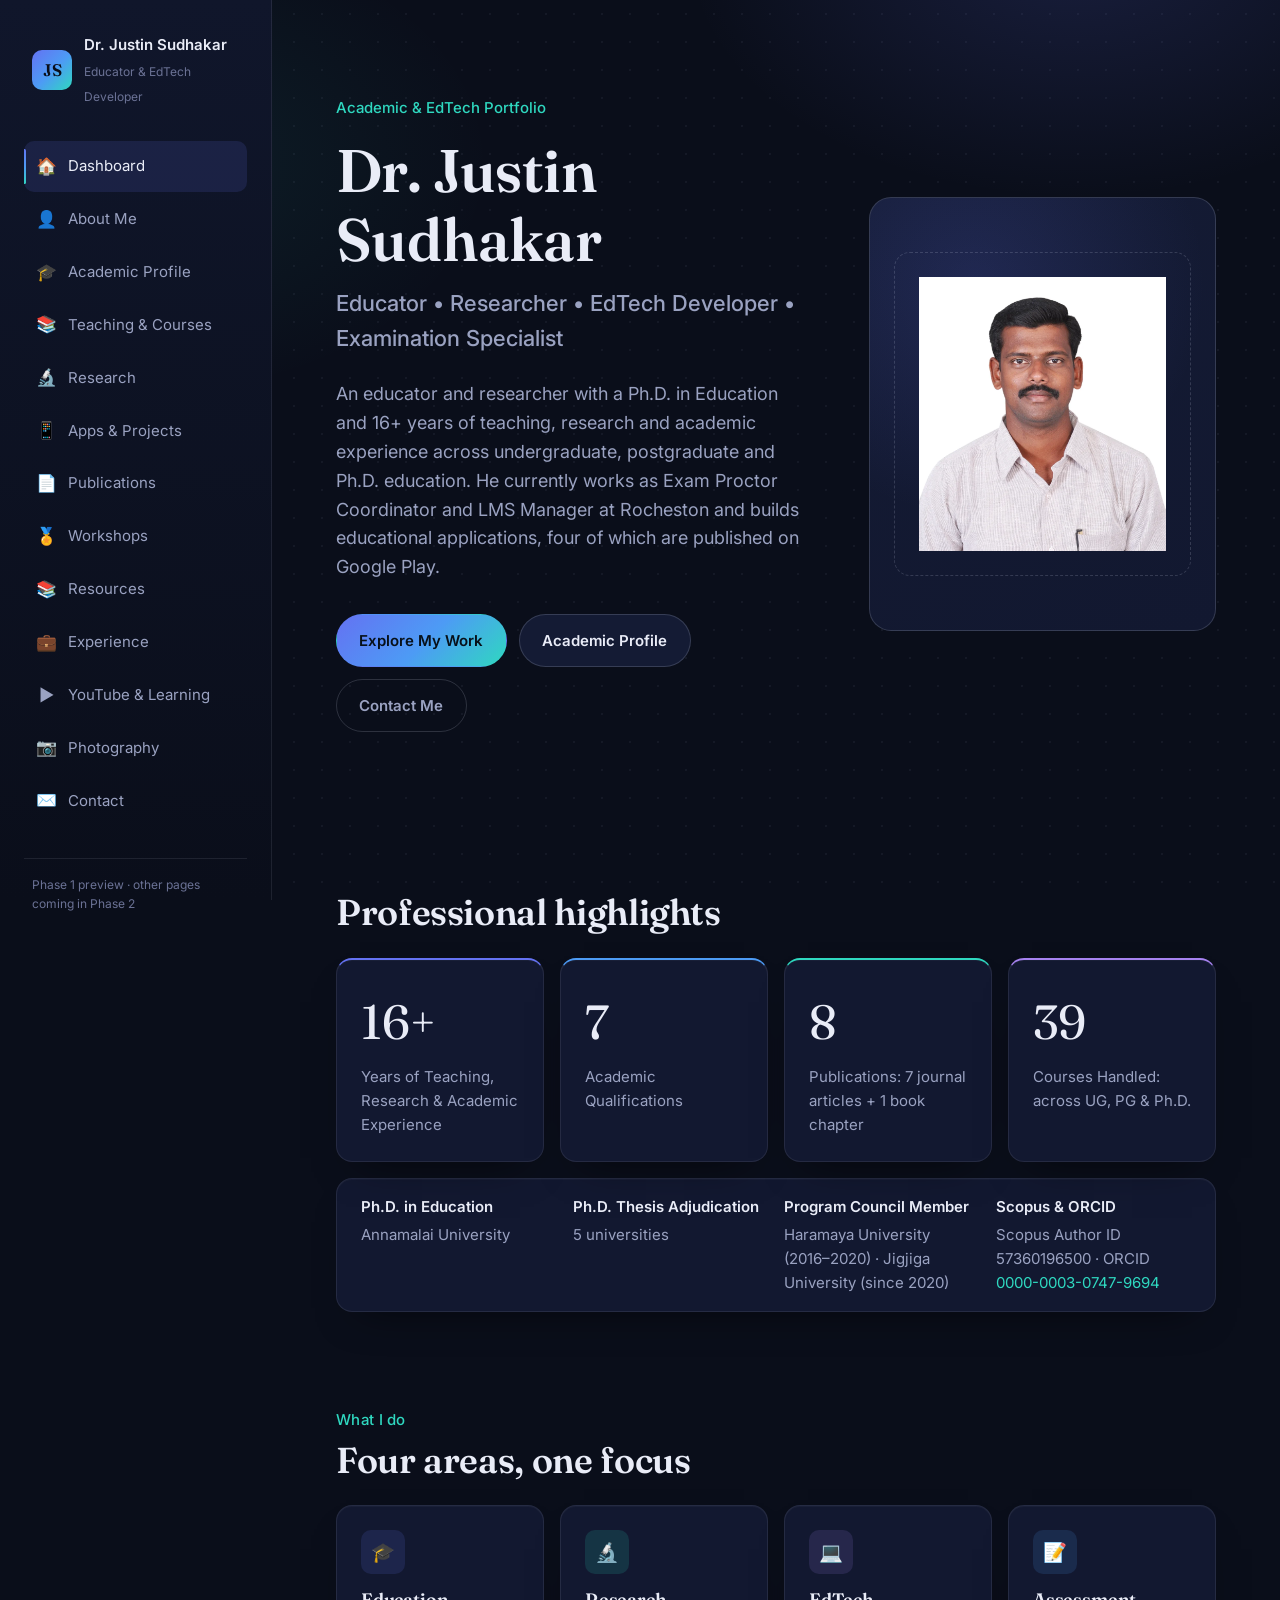
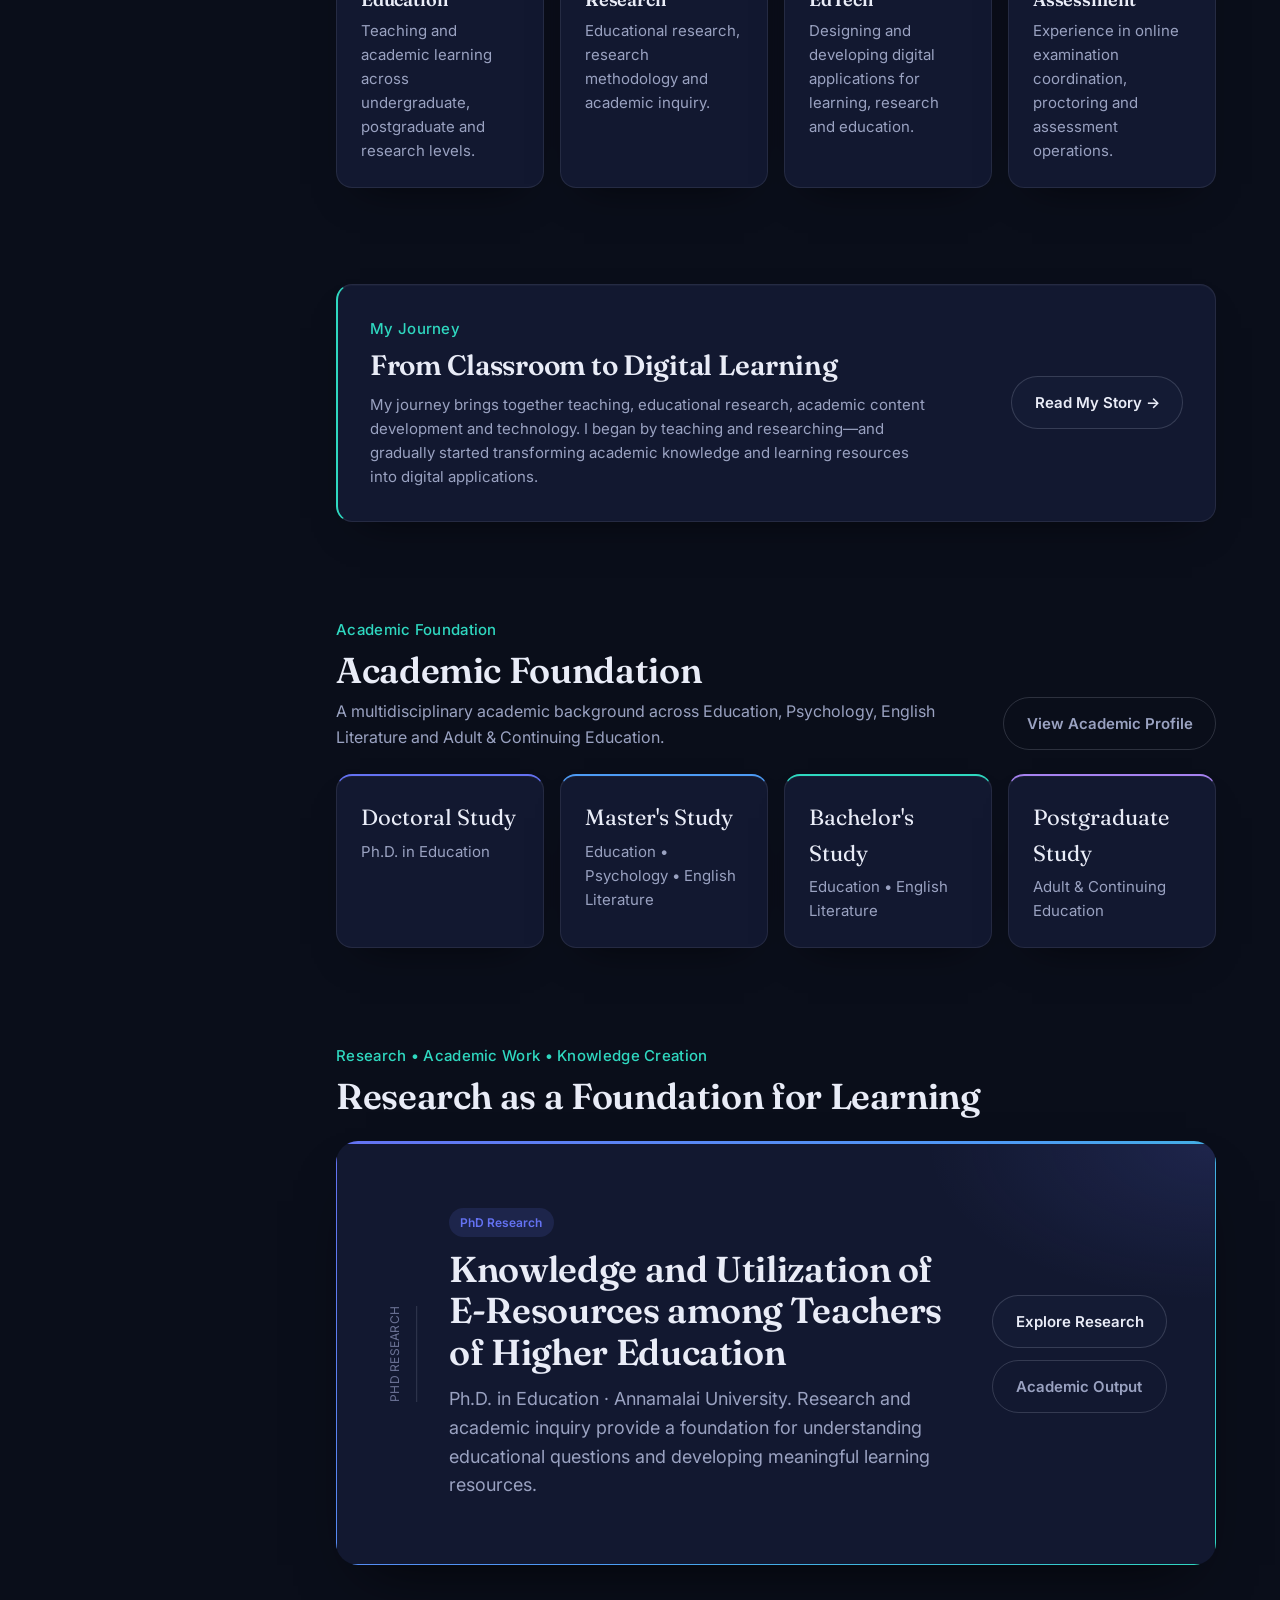
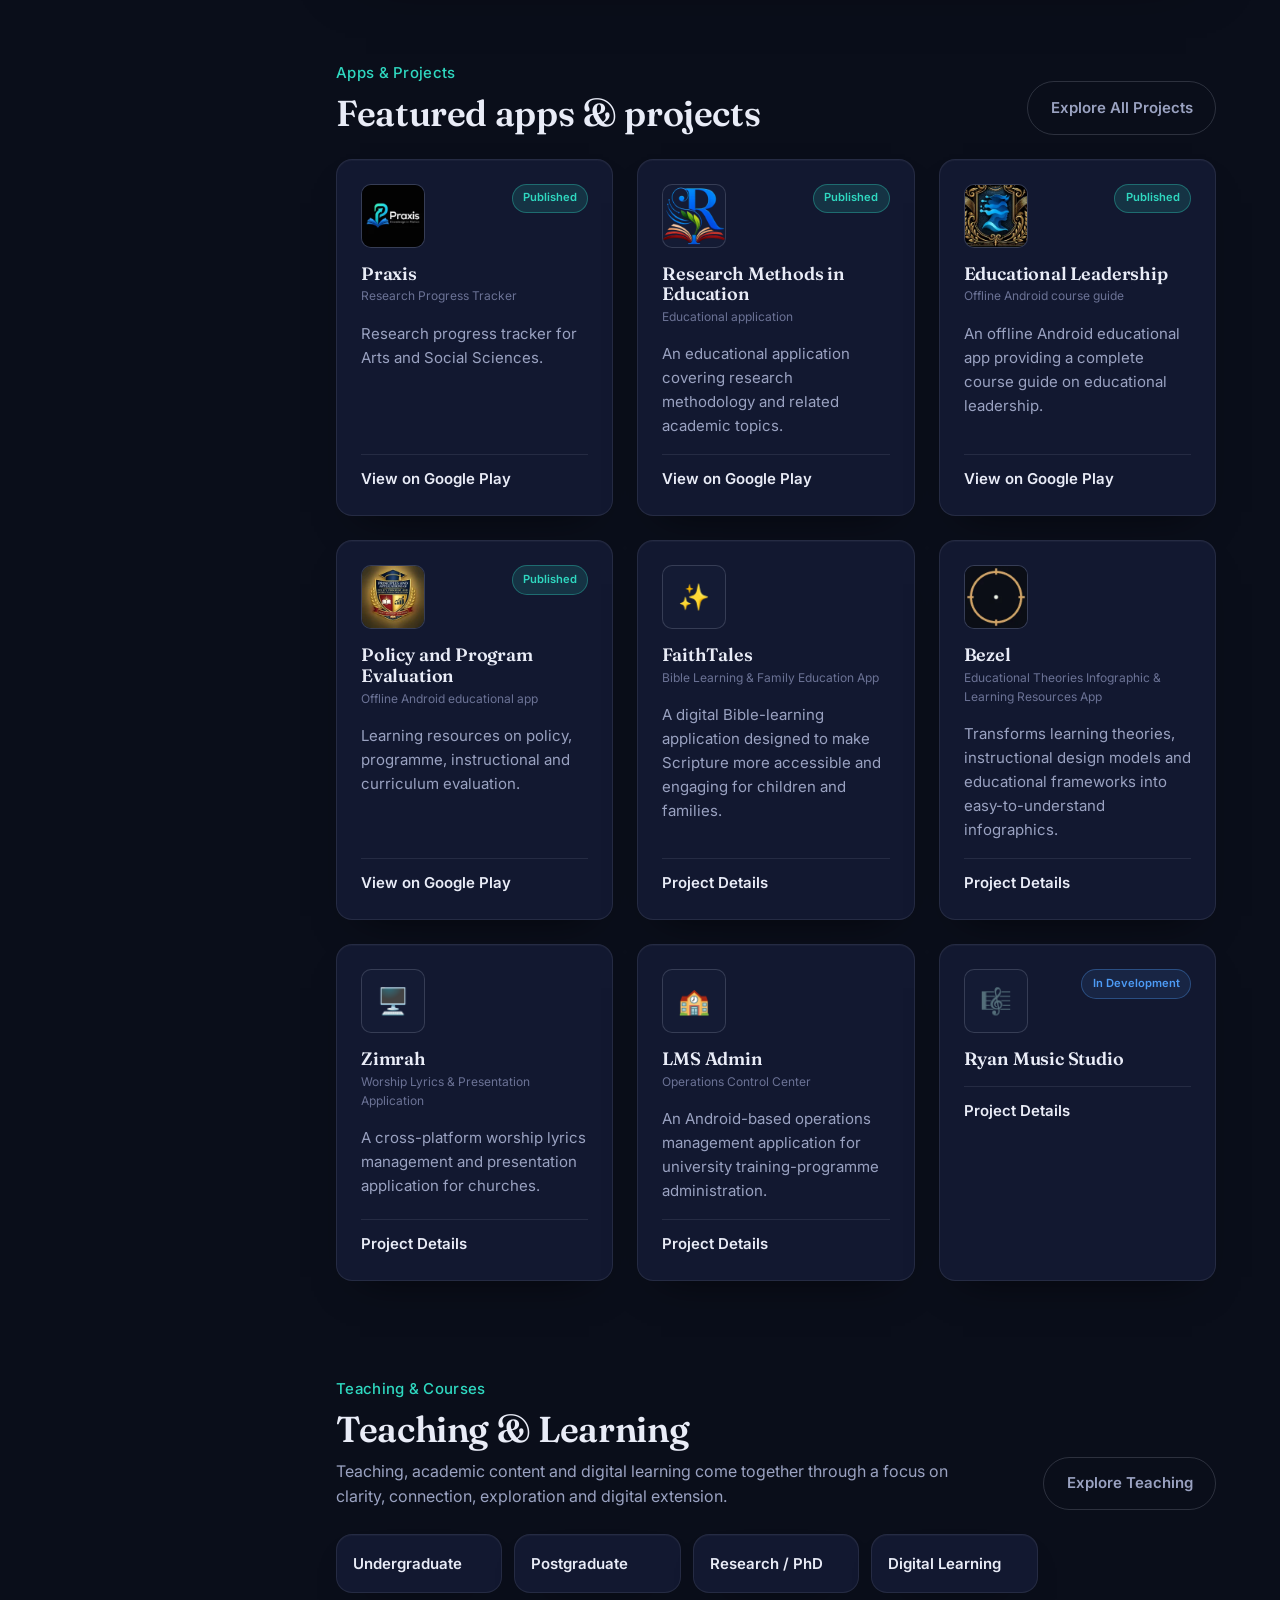
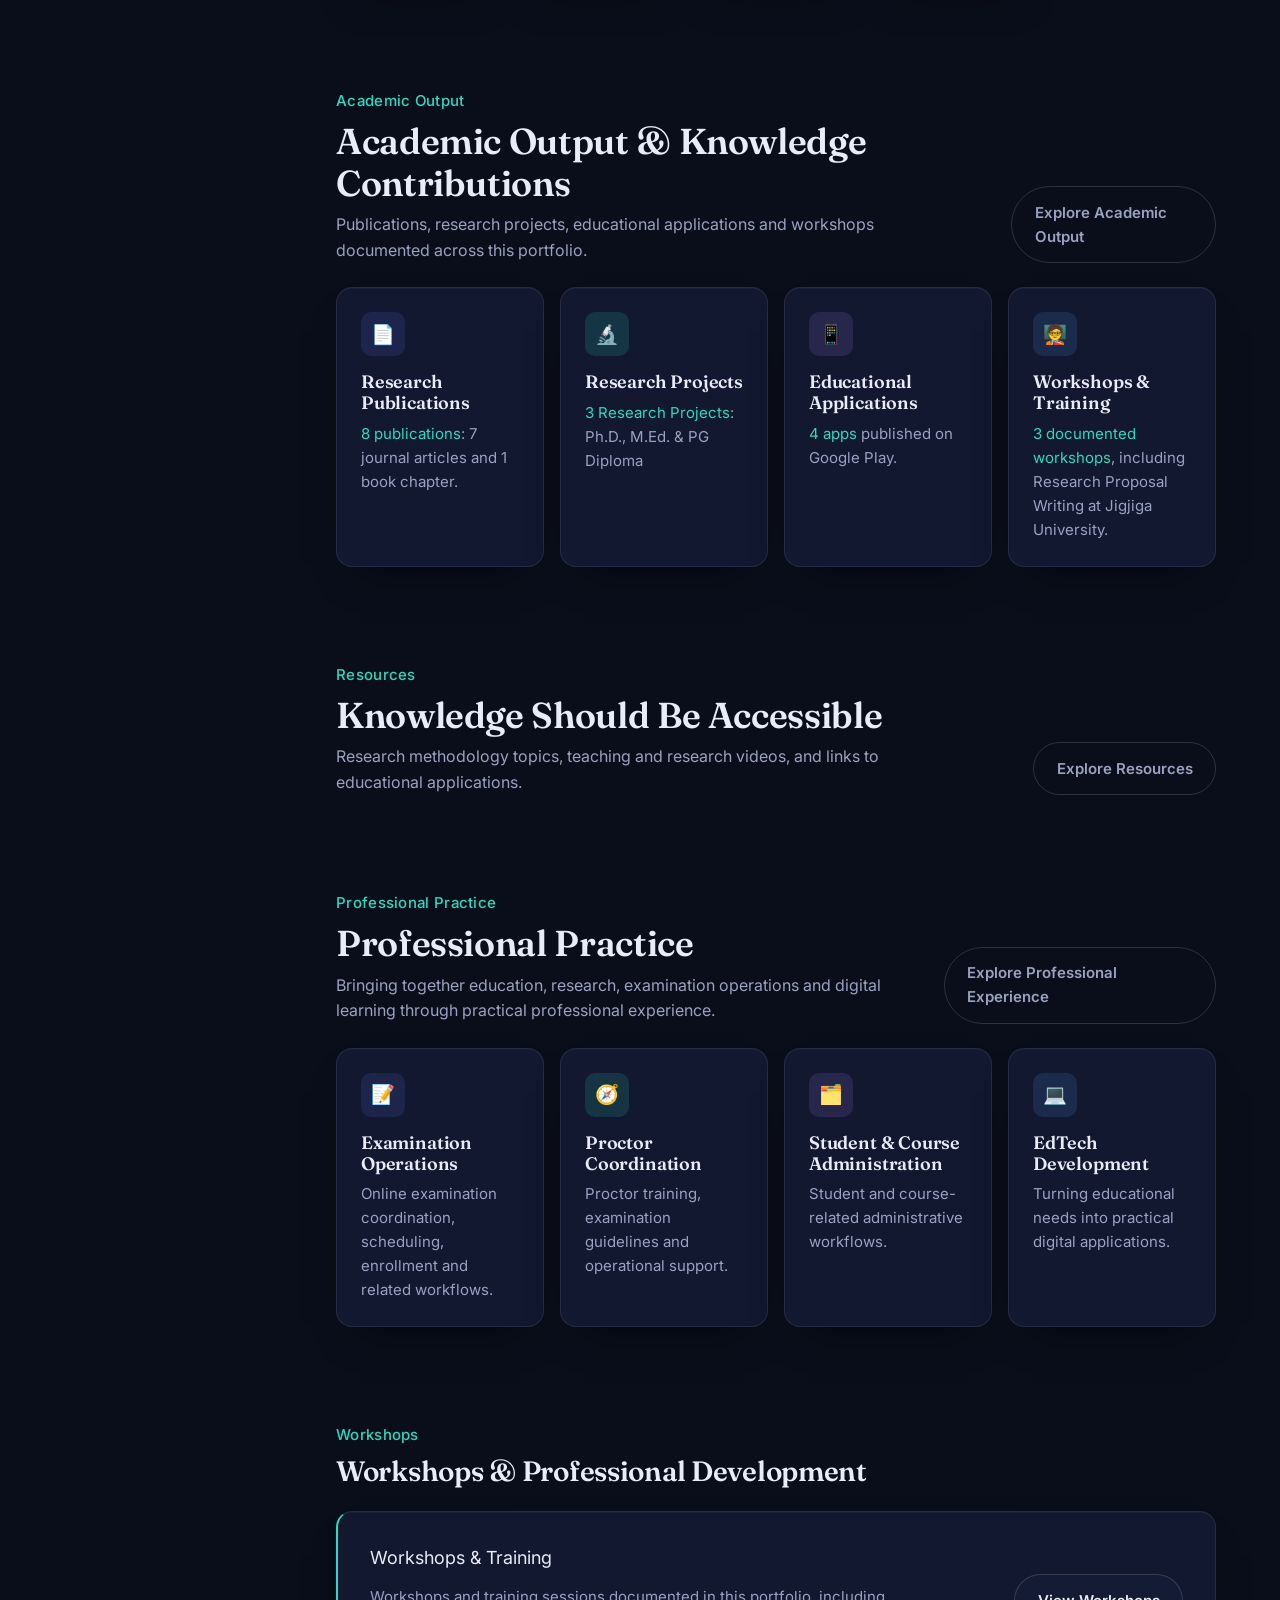
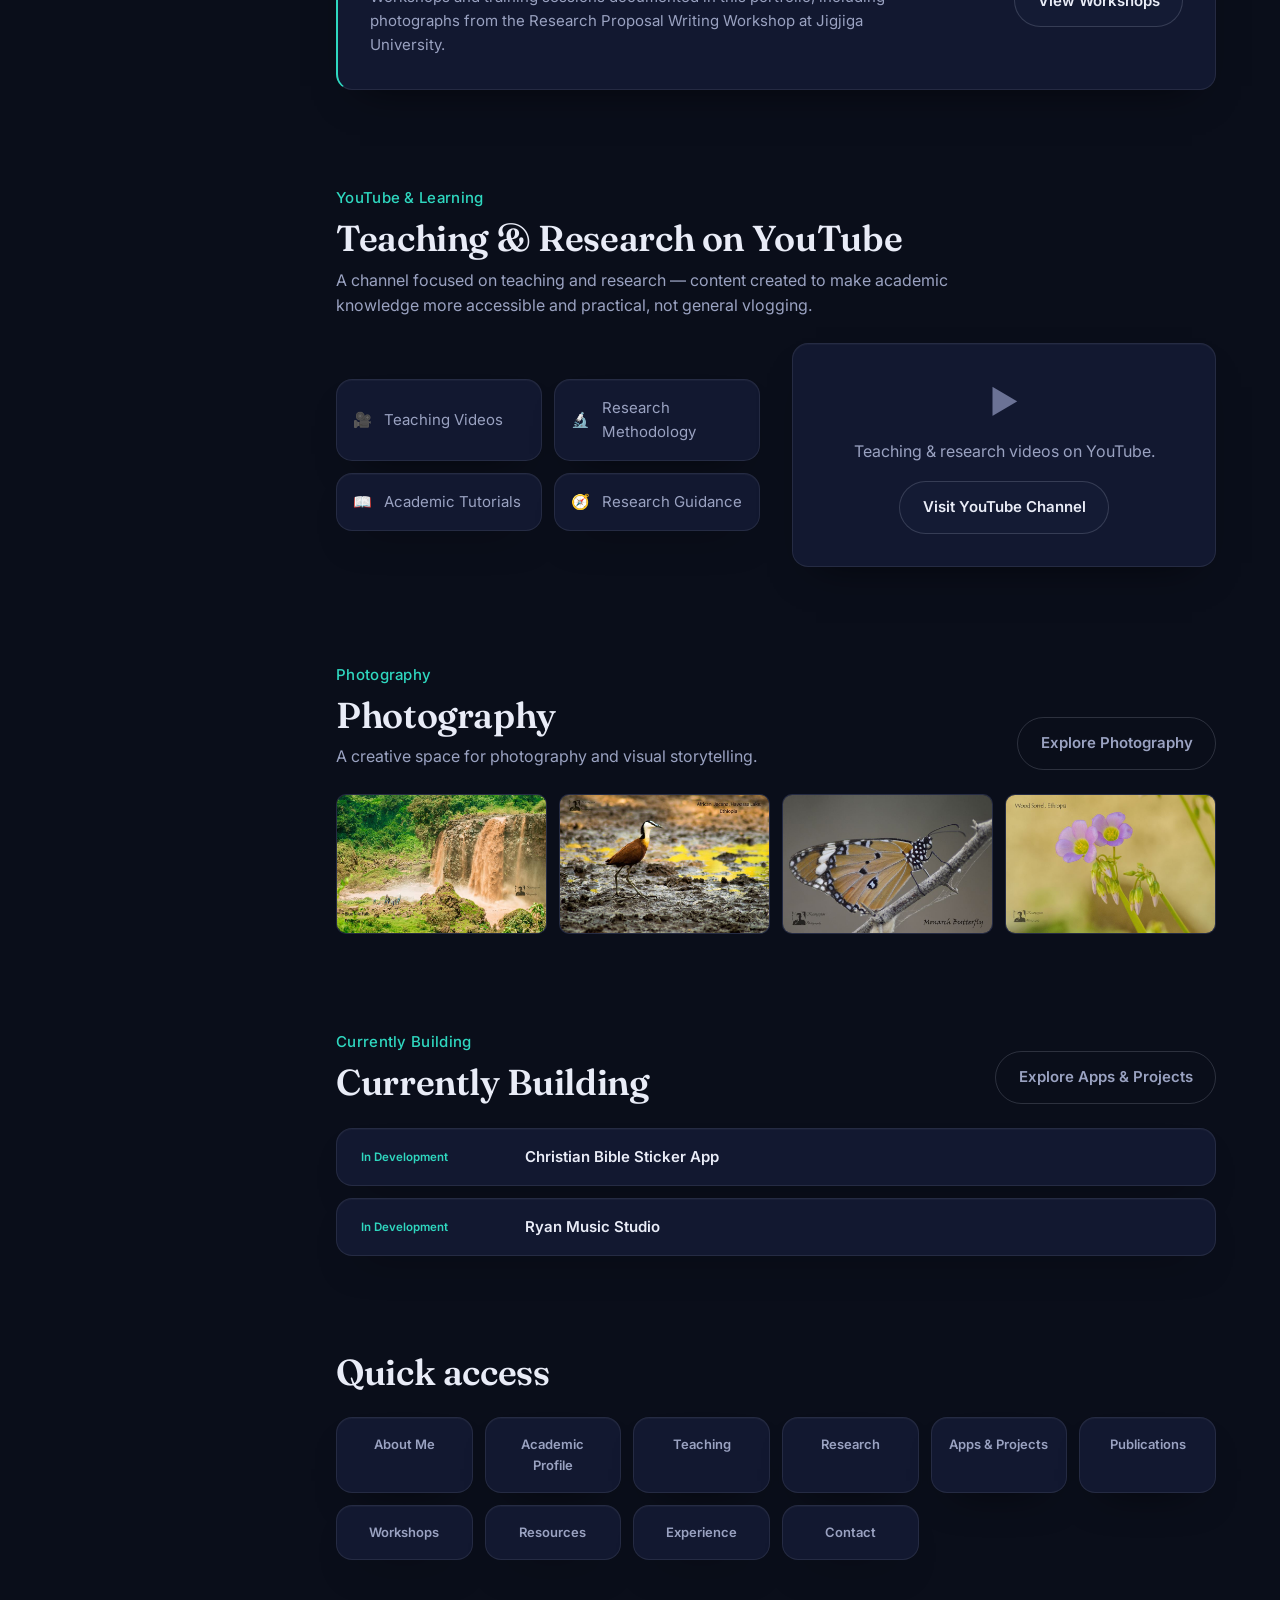
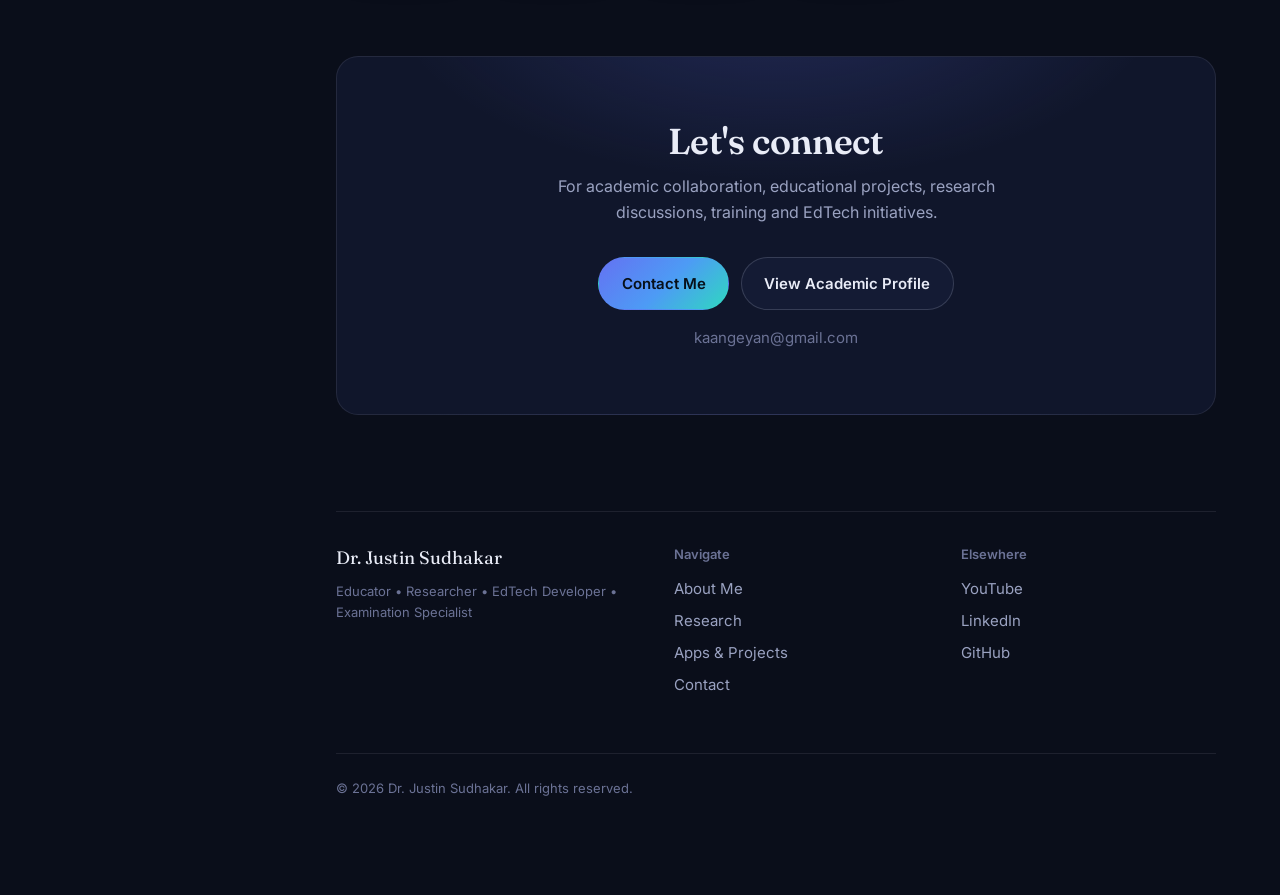
<file: index.html>
<!DOCTYPE html>
<html lang="en">
<head>
<meta charset="UTF-8" />
<meta name="viewport" content="width=device-width, initial-scale=1.0" />
<title>Academic &amp; EdTech Portfolio | Dr. Justin Sudhakar</title>
<meta name="description" content="Dr. Justin Sudhakar is an educator and researcher working across teaching, academic research and educational technology, building digital tools that make learning more accessible." />
<meta property="og:title" content="Academic & EdTech Portfolio | Dr. Justin Sudhakar" />
<meta property="og:description" content="Dr. Justin Sudhakar is an educator and researcher working across teaching, academic research and educational technology, building digital tools that make learning more accessible." />
<meta property="og:type" content="profile" />
<meta property="og:url" content="https://kaangeyan.github.io/justin-portfolio/" />
<meta property="og:image" content="https://kaangeyan.github.io/justin-portfolio/assets/img/justin-sudhakar-og-1200x630.png" />
<link rel="canonical" href="https://kaangeyan.github.io/justin-portfolio/" />
<link rel="icon" href="favicon.ico" sizes="any" />
<link rel="icon" type="image/png" sizes="32x32" href="assets/img/favicon-32x32.png" />
<link rel="icon" type="image/png" sizes="16x16" href="assets/img/favicon-16x16.png" />
<link rel="apple-touch-icon" sizes="180x180" href="assets/img/apple-touch-icon.png" />

<link rel="preconnect" href="https://fonts.googleapis.com" />
<link rel="preconnect" href="https://fonts.gstatic.com" crossorigin />
<link href="https://fonts.googleapis.com/css2?family=Fraunces:opsz,wght@9..144,500;9..144,600&family=Inter:wght@400;500;600;700&display=swap" rel="stylesheet" />

<link rel="stylesheet" href="css/styles.css" />
</head>
<body>
<div class="bg-field" aria-hidden="true"></div>

<div class="shell">

  <!-- ================= Sidebar navigation (desktop) ================= -->
  <aside class="sidebar" aria-label="Primary">
    <a class="brand" href="index.html">
      <span class="brand-mark" aria-hidden="true">JS</span>
      <span class="brand-text">
        <span class="brand-name">Dr. Justin Sudhakar</span>
        <span class="brand-role">Educator &amp; EdTech Developer</span>
      </span>
    </a>

    <nav>
      <ul class="nav-list">
        <li><a class="nav-link" href="index.html" aria-current="page"><span class="nav-icon">🏠</span>Dashboard</a></li>
        <li><a class="nav-link" href="about.html"><span class="nav-icon">👤</span>About Me</a></li>
        <li><a class="nav-link" href="academic-profile.html"><span class="nav-icon">🎓</span>Academic Profile</a></li>
        <li><a class="nav-link" href="teaching.html"><span class="nav-icon">📚</span>Teaching &amp; Courses</a></li>
        <li><a class="nav-link" href="research.html"><span class="nav-icon">🔬</span>Research</a></li>
        <li><a class="nav-link" href="projects.html"><span class="nav-icon">📱</span>Apps &amp; Projects</a></li>
        <li><a class="nav-link" href="publications.html"><span class="nav-icon">📄</span>Publications</a></li>
        <li><a class="nav-link" href="certifications.html"><span class="nav-icon">🏅</span>Workshops</a></li>
        <li><a class="nav-link" href="resources.html"><span class="nav-icon">📚</span>Resources</a></li>
        <li><a class="nav-link" href="experience.html"><span class="nav-icon">💼</span>Experience</a></li>
        <li><a class="nav-link" href="youtube.html"><span class="nav-icon">▶️</span>YouTube &amp; Learning</a></li>
        <li><a class="nav-link" href="photography.html"><span class="nav-icon">📷</span>Photography</a></li>
        <li><a class="nav-link" href="contact.html"><span class="nav-icon">✉️</span>Contact</a></li>
      </ul>
    </nav>

    <div class="sidebar-footer">
      Phase 1 preview · other pages coming in Phase 2
    </div>
  </aside>

  <!-- ================= Mobile top bar ================= -->
  <header class="topbar">
    <a class="brand" href="index.html" style="padding:0;">
      <span class="brand-mark" aria-hidden="true">JS</span>
      <span class="brand-text">
        <span class="brand-name">Dr. Justin Sudhakar</span>
      </span>
    </a>
    <button class="menu-toggle" id="menuToggle" aria-label="Open menu" aria-expanded="false" aria-controls="mobileNav">
      <span aria-hidden="true">☰</span>
    </button>
  </header>

  <!-- ================= Mobile nav drawer ================= -->
  <div class="mobile-nav" id="mobileNav">
    <div class="mobile-nav-backdrop" id="mobileNavBackdrop"></div>
    <div class="mobile-nav-panel" role="dialog" aria-modal="true" aria-label="Site navigation">
      <div class="mobile-nav-header">
        <span class="brand-text">
          <span class="brand-name">Menu</span>
        </span>
        <button class="menu-toggle" id="menuClose" aria-label="Close menu">
          <span aria-hidden="true">✕</span>
        </button>
      </div>
      <nav>
        <ul class="nav-list">
          <li><a class="nav-link" href="index.html" aria-current="page"><span class="nav-icon">🏠</span>Dashboard</a></li>
          <li><a class="nav-link" href="about.html"><span class="nav-icon">👤</span>About Me</a></li>
          <li><a class="nav-link" href="academic-profile.html"><span class="nav-icon">🎓</span>Academic Profile</a></li>
          <li><a class="nav-link" href="teaching.html"><span class="nav-icon">📚</span>Teaching &amp; Courses</a></li>
          <li><a class="nav-link" href="research.html"><span class="nav-icon">🔬</span>Research</a></li>
          <li><a class="nav-link" href="projects.html"><span class="nav-icon">📱</span>Apps &amp; Projects</a></li>
          <li><a class="nav-link" href="publications.html"><span class="nav-icon">📄</span>Publications</a></li>
          <li><a class="nav-link" href="certifications.html"><span class="nav-icon">🏅</span>Workshops</a></li>
          <li><a class="nav-link" href="resources.html"><span class="nav-icon">📚</span>Resources</a></li>
          <li><a class="nav-link" href="experience.html"><span class="nav-icon">💼</span>Experience</a></li>
          <li><a class="nav-link" href="youtube.html"><span class="nav-icon">▶️</span>YouTube &amp; Learning</a></li>
          <li><a class="nav-link" href="photography.html"><span class="nav-icon">📷</span>Photography</a></li>
          <li><a class="nav-link" href="contact.html"><span class="nav-icon">✉️</span>Contact</a></li>
        </ul>
      </nav>
    </div>
  </div>

  <!-- ================= Main content ================= -->
  <main class="main" id="main">

    <!-- ===== Hero ===== -->
    <section class="hero page-section">
      <div>
        <p class="hero-eyebrow">Academic &amp; EdTech Portfolio</p>
        <h1 class="hero-name">Dr. Justin Sudhakar</h1>
        <p class="hero-role">Educator • Researcher • EdTech Developer • Examination Specialist</p>
        <p class="hero-copy">
          An educator and researcher with a Ph.D. in Education and 16+ years of teaching,
          research and academic experience across undergraduate, postgraduate and Ph.D. education.
          He currently works as Exam Proctor Coordinator and LMS Manager at Rocheston and builds
          educational applications, four of which are published on Google Play.
        </p>
        <div class="hero-actions">
          <a class="btn btn-primary" href="projects.html">Explore My Work</a>
          <a class="btn btn-secondary" href="academic-profile.html">Academic Profile</a>
          <a class="btn btn-ghost" href="contact.html">Contact Me</a>
        </div>
      </div>
      <div class="hero-portrait">
<div class="portrait-placeholder">
  <img
    src="assets/img/justin-sudhakar-960.webp"
    alt="Dr. Justin Sudhakar"
    class="hero-portrait-img"
    width="960"
    height="1066"
  >
</div>
      </div>
    </section>

    <!-- ===== Professional highlights ===== -->
    <section class="page-section" aria-labelledby="highlights-title">
      <h2 class="section-title" id="highlights-title">Professional highlights</h2>
      <div class="metric-grid" style="margin-top:var(--sp-5);">
        <div class="card metric-card">
          <div class="metric-value">16+</div>
          <div class="metric-label">Years of Teaching, Research &amp; Academic Experience</div>
        </div>
        <div class="card metric-card">
          <div class="metric-value">7</div>
          <div class="metric-label">Academic Qualifications</div>
        </div>
        <a class="card metric-card" href="publications.html">
          <div class="metric-value">8</div>
          <div class="metric-label">Publications: 7 journal articles + 1 book chapter</div>
        </a>
        <a class="card metric-card" href="teaching.html#courses-handled-title">
          <div class="metric-value">39</div>
          <div class="metric-label">Courses Handled: across UG, PG &amp; Ph.D.</div>
        </a>
      </div>

      <ul class="card cred-strip" aria-label="Academic credentials">
        <li><strong>Ph.D. in Education</strong><span>Annamalai University</span></li>
        <li><strong>Ph.D. Thesis Adjudication</strong><span>5 universities</span></li>
        <li><strong>Program Council Member</strong><span>Haramaya University (2016–2020) · Jigjiga University (since 2020)</span></li>
        <li><strong>Scopus &amp; ORCID</strong><span>Scopus Author ID 57360196500 · ORCID <a href="https://orcid.org/0000-0003-0747-9694" target="_blank" rel="noopener noreferrer">0000-0003-0747-9694</a></span></li>
      </ul>
    </section>

    <!-- ===== What I do ===== -->
    <section class="page-section" aria-labelledby="focus-title">
      <div class="section-head">
        <div>
          <p class="eyebrow">What I do</p>
          <h2 class="section-title" id="focus-title">Four areas, one focus</h2>
        </div>
      </div>
      <div class="focus-grid">
        <div class="card focus-card">
          <div class="focus-icon" aria-hidden="true">🎓</div>
          <h3 class="focus-title">Education</h3>
          <p class="focus-desc">Teaching and academic learning across undergraduate, postgraduate and research levels.</p>
        </div>
        <div class="card focus-card">
          <div class="focus-icon" aria-hidden="true">🔬</div>
          <h3 class="focus-title">Research</h3>
          <p class="focus-desc">Educational research, research methodology and academic inquiry.</p>
        </div>
        <div class="card focus-card">
          <div class="focus-icon" aria-hidden="true">💻</div>
          <h3 class="focus-title">EdTech</h3>
          <p class="focus-desc">Designing and developing digital applications for learning, research and education.</p>
        </div>
        <div class="card focus-card">
          <div class="focus-icon" aria-hidden="true">📝</div>
          <h3 class="focus-title">Assessment</h3>
          <p class="focus-desc">Experience in online examination coordination, proctoring and assessment operations.</p>
        </div>
      </div>
    </section>

    <!-- ===== Journey teaser ===== -->
    <section class="page-section" aria-labelledby="journey-title">
      <div class="card journey-panel">
        <div>
          <p class="eyebrow">My Journey</p>
          <h2 class="section-title" id="journey-title" style="margin-top:var(--sp-2); font-size:var(--fs-xl);">From Classroom to Digital Learning</h2>
          <p class="journey-copy">My journey brings together teaching, educational research, academic content development and technology. I began by teaching and researching—and gradually started transforming academic knowledge and learning resources into digital applications.</p>
        </div>
        <a class="btn btn-secondary journey-btn" href="about.html">Read My Story →</a>
      </div>
    </section>

    <!-- ===== Academic Foundation ===== -->
    <section class="page-section" aria-labelledby="foundation-title">
      <div class="section-head">
        <div>
          <p class="eyebrow">Academic Foundation</p>
          <h2 class="section-title" id="foundation-title">Academic Foundation</h2>
          <p class="section-lede">A multidisciplinary academic background across Education, Psychology, English Literature and Adult &amp; Continuing Education.</p>
        </div>
        <a class="btn btn-ghost" href="academic-profile.html">View Academic Profile</a>
      </div>
      <div class="metric-grid" style="margin-top:var(--sp-5);">
        <div class="card metric-card">
          <div class="metric-value" style="font-size:var(--fs-lg);">Doctoral Study</div>
          <div class="metric-label">Ph.D. in Education</div>
        </div>
        <div class="card metric-card">
          <div class="metric-value" style="font-size:var(--fs-lg);">Master's Study</div>
          <div class="metric-label">Education • Psychology • English Literature</div>
        </div>
        <div class="card metric-card">
          <div class="metric-value" style="font-size:var(--fs-lg);">Bachelor's Study</div>
          <div class="metric-label">Education • English Literature</div>
        </div>
        <div class="card metric-card">
          <div class="metric-value" style="font-size:var(--fs-lg);">Postgraduate Study</div>
          <div class="metric-label">Adult &amp; Continuing Education</div>
        </div>
      </div>
    </section>

    <!-- ===== Featured research ===== -->
    <section class="page-section" aria-labelledby="research-title">
      <p class="eyebrow">Research • Academic Work • Knowledge Creation</p>
      <h2 class="section-title" id="research-title" style="margin-top:var(--sp-2);">Research as a Foundation for Learning</h2>

      <div class="research-feature research-feature--emphasis" style="margin-top:var(--sp-5);">
        <span class="research-kicker" aria-hidden="true">PHD RESEARCH</span>
        <div>
          <span class="research-tag">PhD Research</span>
          <h3 class="research-title">Knowledge and Utilization of E-Resources among Teachers of Higher Education</h3>
          <p class="research-note">Ph.D. in Education · Annamalai University. Research and academic inquiry provide a foundation for understanding educational questions and developing meaningful learning resources.</p>
        </div>
        <div style="display:flex; flex-direction:column; gap:var(--sp-3);">
          <a class="btn btn-secondary" href="research.html">Explore Research</a>
          <a class="btn btn-ghost" href="publications.html">Academic Output</a>
        </div>
      </div>
    </section>

    <!-- ===== Featured apps & projects ===== -->
    <section class="page-section" aria-labelledby="projects-title">
      <div class="section-head">
        <div>
          <p class="eyebrow">Apps &amp; Projects</p>
          <h2 class="section-title" id="projects-title">Featured apps &amp; projects</h2>
        </div>
        <a class="btn btn-ghost" href="projects.html">Explore All Projects</a>
      </div>

      <div class="project-grid">

        <article class="card project-card">
          <div class="project-top">
            <img class="project-logo" src="assets/img/projects/praxis.webp" alt="Praxis app icon" width="64" height="64" loading="lazy" decoding="async" />
            <span class="status-badge is-published">Published</span>
          </div>
          <div>
            <h3 class="project-name">Praxis</h3>
            <p class="project-category">Research Progress Tracker</p>
          </div>
          <p class="project-desc">Research progress tracker for Arts and Social Sciences.</p>
          <a class="project-link" href="https://play.google.com/store/apps/details?id=com.praxis.app" target="_blank" rel="noopener noreferrer">View on Google Play</a>
        </article>

        <article class="card project-card">
          <div class="project-top">
            <img class="project-logo" src="assets/img/projects/research-methods-in-education.webp" alt="Research Methods in Education app icon" width="64" height="64" loading="lazy" decoding="async" />
            <span class="status-badge is-published">Published</span>
          </div>
          <div>
            <h3 class="project-name">Research Methods in Education</h3>
            <p class="project-category">Educational application</p>
          </div>
          <p class="project-desc">An educational application covering research methodology and related academic topics.</p>
          <a class="project-link" href="https://play.google.com/store/apps/details?id=com.justinsnotes.educationalresearchmethodology" target="_blank" rel="noopener noreferrer">View on Google Play</a>
        </article>

        <article class="card project-card">
          <div class="project-top">
            <img class="project-logo" src="assets/img/projects/educational-leadership.webp" alt="Educational Leadership app icon" width="64" height="64" loading="lazy" decoding="async" />
            <span class="status-badge is-published">Published</span>
          </div>
          <div>
            <h3 class="project-name">Educational Leadership</h3>
            <p class="project-category">Offline Android course guide</p>
          </div>
          <p class="project-desc">An offline Android educational app providing a complete course guide on educational leadership.</p>
          <a class="project-link" href="https://play.google.com/store/apps/details?id=com.kaangeyan.eduleadership" target="_blank" rel="noopener noreferrer">View on Google Play</a>
        </article>

        <article class="card project-card">
          <div class="project-top">
            <img class="project-logo" src="assets/img/projects/policy-and-program-evaluation.webp" alt="Policy and Program Evaluation app icon" width="64" height="64" loading="lazy" decoding="async" />
            <span class="status-badge is-published">Published</span>
          </div>
          <div>
            <h3 class="project-name">Policy and Program Evaluation</h3>
            <p class="project-category">Offline Android educational app</p>
          </div>
          <p class="project-desc">Learning resources on policy, programme, instructional and curriculum evaluation.</p>
          <a class="project-link" href="https://play.google.com/store/apps/details?id=com.justinsnotes.policyprogrameval" target="_blank" rel="noopener noreferrer">View on Google Play</a>
        </article>

        <article class="card project-card">
          <div class="project-top">
            <div class="project-icon" aria-hidden="true">✨</div>
          </div>
          <div>
            <h3 class="project-name">FaithTales</h3>
            <p class="project-category">Bible Learning &amp; Family Education App</p>
          </div>
          <p class="project-desc">A digital Bible-learning application designed to make Scripture more accessible and engaging for children and families.</p>
          <a class="project-link" href="projects.html#faithtales">Project Details</a>
        </article>

        <article class="card project-card">
          <div class="project-top">
            <img class="project-logo" src="assets/img/projects/bezel.webp" alt="Bezel app icon" width="64" height="64" loading="lazy" decoding="async" />
          </div>
          <div>
            <h3 class="project-name">Bezel</h3>
            <p class="project-category">Educational Theories Infographic &amp; Learning Resources App</p>
          </div>
          <p class="project-desc">Transforms learning theories, instructional design models and educational frameworks into easy-to-understand infographics.</p>
          <a class="project-link" href="projects.html#bezel">Project Details</a>
        </article>

        <article class="card project-card">
          <div class="project-top">
            <div class="project-icon" aria-hidden="true">🖥️</div>
          </div>
          <div>
            <h3 class="project-name">Zimrah</h3>
            <p class="project-category">Worship Lyrics &amp; Presentation Application</p>
          </div>
          <p class="project-desc">A cross-platform worship lyrics management and presentation application for churches.</p>
          <a class="project-link" href="projects.html#zimrah">Project Details</a>
        </article>

        <article class="card project-card">
          <div class="project-top">
            <div class="project-icon" aria-hidden="true">🏫</div>
          </div>
          <div>
            <h3 class="project-name">LMS Admin</h3>
            <p class="project-category">Operations Control Center</p>
          </div>
          <p class="project-desc">An Android-based operations management application for university training-programme administration.</p>
          <a class="project-link" href="projects.html#lms-admin">Project Details</a>
        </article>

        <article class="card project-card">
          <div class="project-top">
            <div class="project-icon" aria-hidden="true">🎼</div>
            <span class="status-badge is-progress">In Development</span>
          </div>
          <div>
            <h3 class="project-name">Ryan Music Studio</h3>
          </div>
          <a class="project-link" href="projects.html#ryan-music-studio">Project Details</a>
        </article>

      </div>
    </section>

    <!-- ===== Teaching & courses ===== -->
    <section class="page-section" aria-labelledby="teaching-title">
      <div class="section-head">
        <div>
          <p class="eyebrow">Teaching &amp; Courses</p>
          <h2 class="section-title" id="teaching-title">Teaching &amp; Learning</h2>
          <p class="section-lede">Teaching, academic content and digital learning come together through a focus on clarity, connection, exploration and digital extension.</p>
        </div>
        <a class="btn btn-ghost" href="teaching.html">Explore Teaching</a>
      </div>
      <div class="teach-grid">
        <div class="card teach-card"><span class="teach-title">Undergraduate</span></div>
        <div class="card teach-card"><span class="teach-title">Postgraduate</span></div>
        <div class="card teach-card"><span class="teach-title">Research / PhD</span></div>
        <div class="card teach-card"><span class="teach-title">Digital Learning</span></div>
      </div>
    </section>

    <!-- ===== Academic Output ===== -->
    <section class="page-section" aria-labelledby="academic-output-title">
      <div class="section-head">
        <div>
          <p class="eyebrow">Academic Output</p>
          <h2 class="section-title" id="academic-output-title">Academic Output &amp; Knowledge Contributions</h2>
          <p class="section-lede">Publications, research projects, educational applications and workshops documented across this portfolio.</p>
        </div>
        <a class="btn btn-ghost" href="publications.html">Explore Academic Output</a>
      </div>
      <div class="focus-grid">
        <div class="card focus-card">
          <div class="focus-icon" aria-hidden="true">📄</div>
          <h3 class="focus-title">Research Publications</h3>
          <p class="focus-desc"><a href="publications.html" style="color:var(--teal);">8 publications</a>: 7 journal articles and 1 book chapter.</p>
        </div>
        <div class="card focus-card">
          <div class="focus-icon" aria-hidden="true">🔬</div>
          <h3 class="focus-title">Research Projects</h3>
          <p class="focus-desc"><a href="research.html" style="color:var(--teal);">3 Research Projects</a>: Ph.D., M.Ed. &amp; PG Diploma</p>
        </div>
        <div class="card focus-card">
          <div class="focus-icon" aria-hidden="true">📱</div>
          <h3 class="focus-title">Educational Applications</h3>
          <p class="focus-desc"><a href="projects.html" style="color:var(--teal);">4 apps</a> published on Google Play.</p>
        </div>
        <div class="card focus-card">
          <div class="focus-icon" aria-hidden="true">🧑‍🏫</div>
          <h3 class="focus-title">Workshops &amp; Training</h3>
          <p class="focus-desc"><a href="certifications.html#conducted-title" style="color:var(--teal);">3 documented workshops</a>, including Research Proposal Writing at Jigjiga University.</p>
        </div>
      </div>
    </section>

    <!-- ===== Resources ===== -->
    <section class="page-section" aria-labelledby="resources-preview-title">
      <div class="section-head">
        <div>
          <p class="eyebrow">Resources</p>
          <h2 class="section-title" id="resources-preview-title">Knowledge Should Be Accessible</h2>
          <p class="section-lede">Research methodology topics, teaching and research videos, and links to educational applications.</p>
        </div>
        <a class="btn btn-ghost" href="resources.html">Explore Resources</a>
      </div>
    </section>

    <!-- ===== Professional Experience ===== -->
    <section class="page-section" aria-labelledby="experience-preview-title">
      <div class="section-head">
        <div>
          <p class="eyebrow">Professional Practice</p>
          <h2 class="section-title" id="experience-preview-title">Professional Practice</h2>
          <p class="section-lede">Bringing together education, research, examination operations and digital learning through practical professional experience.</p>
        </div>
        <a class="btn btn-ghost" href="experience.html">Explore Professional Experience</a>
      </div>
      <div class="focus-grid">
        <div class="card focus-card">
          <div class="focus-icon" aria-hidden="true">📝</div>
          <h3 class="focus-title">Examination Operations</h3>
          <p class="focus-desc">Online examination coordination, scheduling, enrollment and related workflows.</p>
        </div>
        <div class="card focus-card">
          <div class="focus-icon" aria-hidden="true">🧭</div>
          <h3 class="focus-title">Proctor Coordination</h3>
          <p class="focus-desc">Proctor training, examination guidelines and operational support.</p>
        </div>
        <div class="card focus-card">
          <div class="focus-icon" aria-hidden="true">🗂️</div>
          <h3 class="focus-title">Student &amp; Course Administration</h3>
          <p class="focus-desc">Student and course-related administrative workflows.</p>
        </div>
        <div class="card focus-card">
          <div class="focus-icon" aria-hidden="true">💻</div>
          <h3 class="focus-title">EdTech Development</h3>
          <p class="focus-desc">Turning educational needs into practical digital applications.</p>
        </div>
      </div>
    </section>

    <!-- ===== Workshops ===== -->
    <section class="page-section" aria-labelledby="cert-preview-title">
      <p class="eyebrow">Workshops</p>
      <h2 class="section-title" id="cert-preview-title" style="margin-top:var(--sp-2); font-size:var(--fs-xl);">Workshops &amp; Professional Development</h2>
      <div class="card journey-panel" style="margin-top:var(--sp-5);">
        <div>
          <div class="teach-title" style="font-size:var(--fs-md); color:var(--text);">Workshops &amp; Training</div>
          <p class="journey-copy">Workshops and training sessions documented in this portfolio, including photographs from the Research Proposal Writing Workshop at Jigjiga University.</p>
        </div>
        <a class="btn btn-secondary journey-btn" href="certifications.html">View Workshops</a>
      </div>
    </section>

    <!-- ===== YouTube & Learning ===== -->
    <section class="page-section" aria-labelledby="youtube-title">
      <p class="eyebrow">YouTube &amp; Learning</p>
      <h2 class="section-title" id="youtube-title" style="margin-top:var(--sp-2);">Teaching &amp; Research on YouTube</h2>
      <p class="section-lede">A channel focused on teaching and research — content created to make academic knowledge more accessible and practical, not general vlogging.</p>

      <div class="split-panel" style="margin-top:var(--sp-5);">
        <div class="chip-grid">
          <div class="card chip-card"><span class="chip-icon" aria-hidden="true">🎥</span>Teaching Videos</div>
          <div class="card chip-card"><span class="chip-icon" aria-hidden="true">🔬</span>Research Methodology</div>
          <div class="card chip-card"><span class="chip-icon" aria-hidden="true">📖</span>Academic Tutorials</div>
          <div class="card chip-card"><span class="chip-icon" aria-hidden="true">🧭</span>Research Guidance</div>
        </div>
        <div class="card yt-panel">
          <div class="placeholder-icon" aria-hidden="true">▶️</div>
          <p style="margin-top:var(--sp-3);">Teaching &amp; research videos on YouTube.</p>
          <a class="btn btn-secondary" style="margin-top:var(--sp-4);" href="https://www.youtube.com/channel/UCAciCJotVFrAyKCNyshcMDw?view_as=subscriber" target="_blank" rel="noopener noreferrer">Visit YouTube Channel</a>
        </div>
      </div>
    </section>

    <!-- ===== Photography preview ===== -->
    <section class="page-section" aria-labelledby="photo-title">
      <div class="section-head">
        <div>
          <p class="eyebrow">Photography</p>
          <h2 class="section-title" id="photo-title">Photography</h2>
          <p class="section-lede">A creative space for photography and visual storytelling.</p>
        </div>
        <a class="btn btn-ghost" href="photography.html">Explore Photography</a>
      </div>
      <div class="photo-strip">
        <a class="photo-tile" href="photography.html"><img src="Images/Photography-web/thumbs/Nature%20%26%20Landscapes/Blue%20Nile_result.jpg" alt="Blue Nile" width="800" height="532" loading="lazy" decoding="async" /></a>
        <a class="photo-tile" href="photography.html"><img src="Images/Photography-web/thumbs/Birds%20%26%20Wildlife/African%20Jacana_result.jpg" alt="African Jacana" width="800" height="532" loading="lazy" decoding="async" /></a>
        <a class="photo-tile" href="photography.html"><img src="Images/Photography-web/thumbs/Butterflies%20%26%20Insects/Monarch%20Butterfly_result.jpg" alt="Monarch Butterfly" width="800" height="532" loading="lazy" decoding="async" /></a>
        <a class="photo-tile" href="photography.html"><img src="Images/Photography-web/thumbs/Nature%20%26%20Landscapes/Wood%20Sorrel_result.jpg" alt="Wood Sorrel" width="800" height="532" loading="lazy" decoding="async" /></a>
      </div>
    </section>

    <!-- ===== Currently Building ===== -->
    <section class="page-section" aria-labelledby="updates-title">
      <div class="section-head">
        <div>
          <p class="eyebrow">Currently Building</p>
          <h2 class="section-title" id="updates-title" style="margin-top:var(--sp-2);">Currently Building</h2>
        </div>
        <a class="btn btn-ghost" href="projects.html">Explore Apps &amp; Projects</a>
      </div>
      <div class="timeline" style="margin-top:var(--sp-5);">
        <div class="card timeline-item">
          <span class="timeline-tag">In Development</span>
          <div>
            <div class="timeline-title"><a href="projects.html#christian-bible-sticker-app">Christian Bible Sticker App</a></div>
          </div>
        </div>
        <div class="card timeline-item">
          <span class="timeline-tag">In Development</span>
          <div>
            <div class="timeline-title">Ryan Music Studio</div>
          </div>
        </div>
      </div>
    </section>

    <!-- ===== Quick access ===== -->
    <section class="page-section" aria-labelledby="quick-title">
      <h2 class="section-title" id="quick-title">Quick access</h2>
      <div class="quick-grid" style="margin-top:var(--sp-5);">
        <a class="card quick-link" href="about.html">About Me</a>
        <a class="card quick-link" href="academic-profile.html">Academic Profile</a>
        <a class="card quick-link" href="teaching.html">Teaching</a>
        <a class="card quick-link" href="research.html">Research</a>
        <a class="card quick-link" href="projects.html">Apps &amp; Projects</a>
        <a class="card quick-link" href="publications.html">Publications</a>
        <a class="card quick-link" href="certifications.html">Workshops</a>
        <a class="card quick-link" href="resources.html">Resources</a>
        <a class="card quick-link" href="experience.html">Experience</a>
        <a class="card quick-link" href="contact.html">Contact</a>
      </div>
    </section>

    <!-- ===== Contact CTA ===== -->
    <section class="page-section" aria-labelledby="cta-title">
      <div class="cta-panel">
        <h2 class="cta-title" id="cta-title">Let's connect</h2>
        <p class="cta-copy">For academic collaboration, educational projects, research discussions, training and EdTech initiatives.</p>
        <div class="cta-actions">
          <a class="btn btn-primary" href="contact.html">Contact Me</a>
          <a class="btn btn-secondary" href="academic-profile.html">View Academic Profile</a>
        </div>
        <p class="cta-email"><a href="mailto:kaangeyan@gmail.com">kaangeyan@gmail.com</a></p>
      </div>
    </section>

    <!-- ===== Footer ===== -->
    <footer class="page-section site-footer">
      <div class="footer-brand">
        <div class="brand-name">Dr. Justin Sudhakar</div>
        <p class="brand-role">Educator • Researcher • EdTech Developer • Examination Specialist</p>
      </div>
      <div>
        <div class="footer-col-title">Navigate</div>
        <nav class="footer-links">
          <a href="about.html">About Me</a>
          <a href="research.html">Research</a>
          <a href="projects.html">Apps &amp; Projects</a>
          <a href="contact.html">Contact</a>
        </nav>
      </div>
      <div>
        <div class="footer-col-title">Elsewhere</div>
        <nav class="footer-links">
          <a href="https://www.youtube.com/channel/UCAciCJotVFrAyKCNyshcMDw?view_as=subscriber" target="_blank" rel="noopener noreferrer">YouTube</a>
          <a href="https://www.linkedin.com/in/justinkaangeyan" target="_blank" rel="noopener noreferrer">LinkedIn</a>
          <a href="https://github.com/kaangeyan" target="_blank" rel="noopener noreferrer">GitHub</a>
        </nav>
      </div>
      <div class="footer-bottom">
        <span>© 2026 Dr. Justin Sudhakar. All rights reserved.</span>
      </div>
    </footer>

  </main>
</div>

<script src="js/main.js"></script>
</body>
</html>
</file>
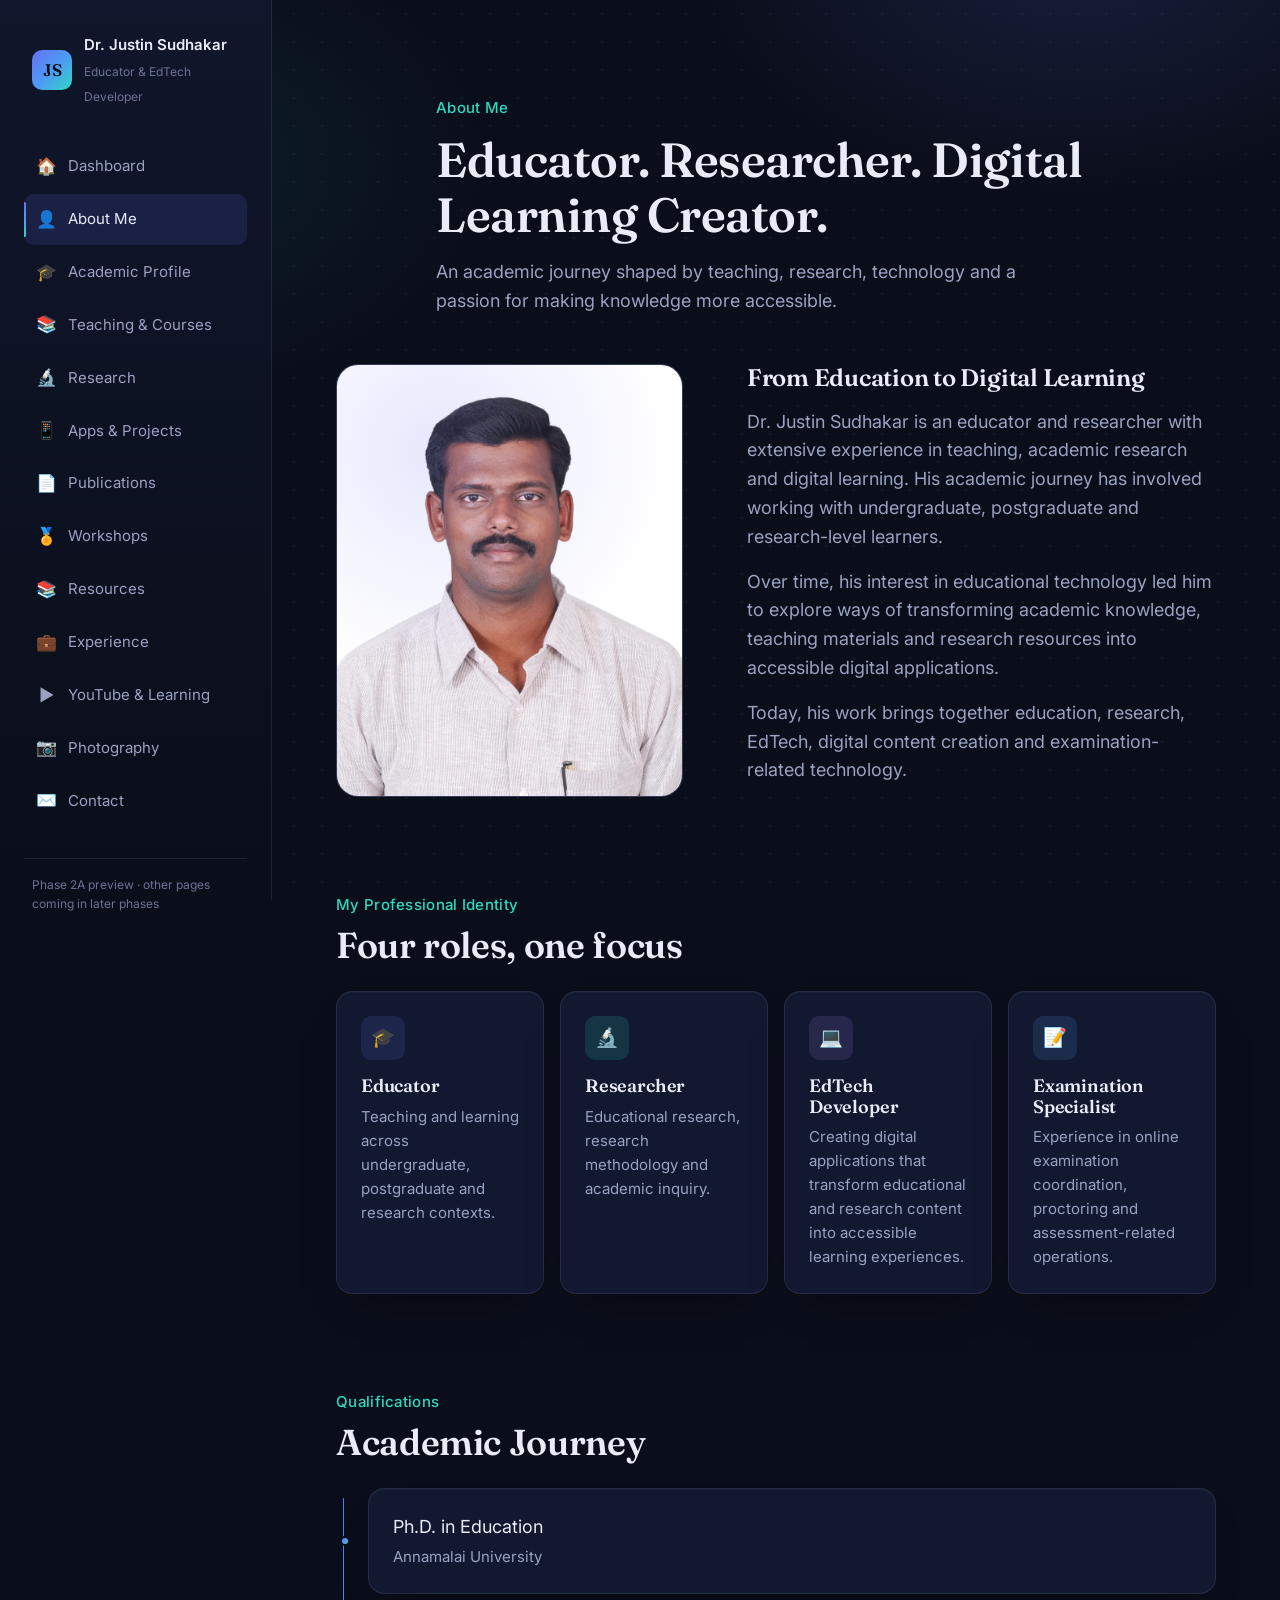
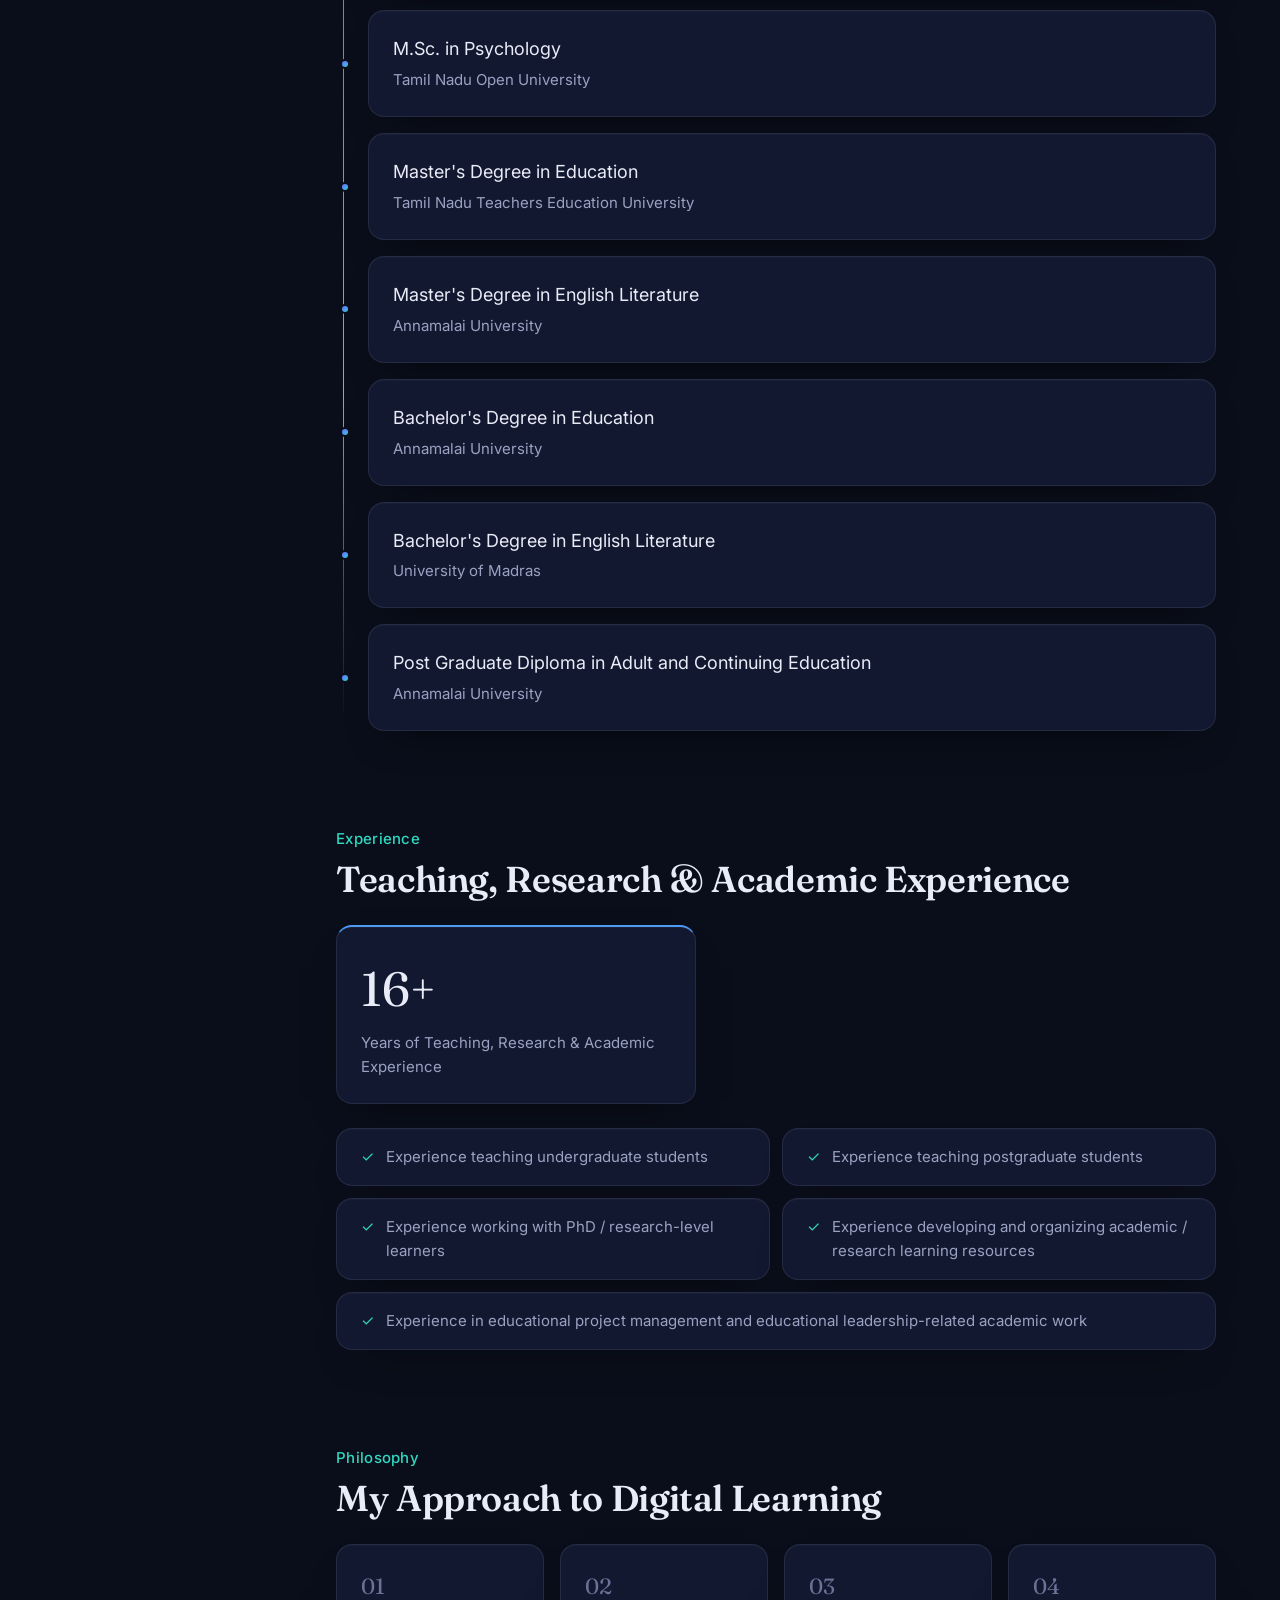
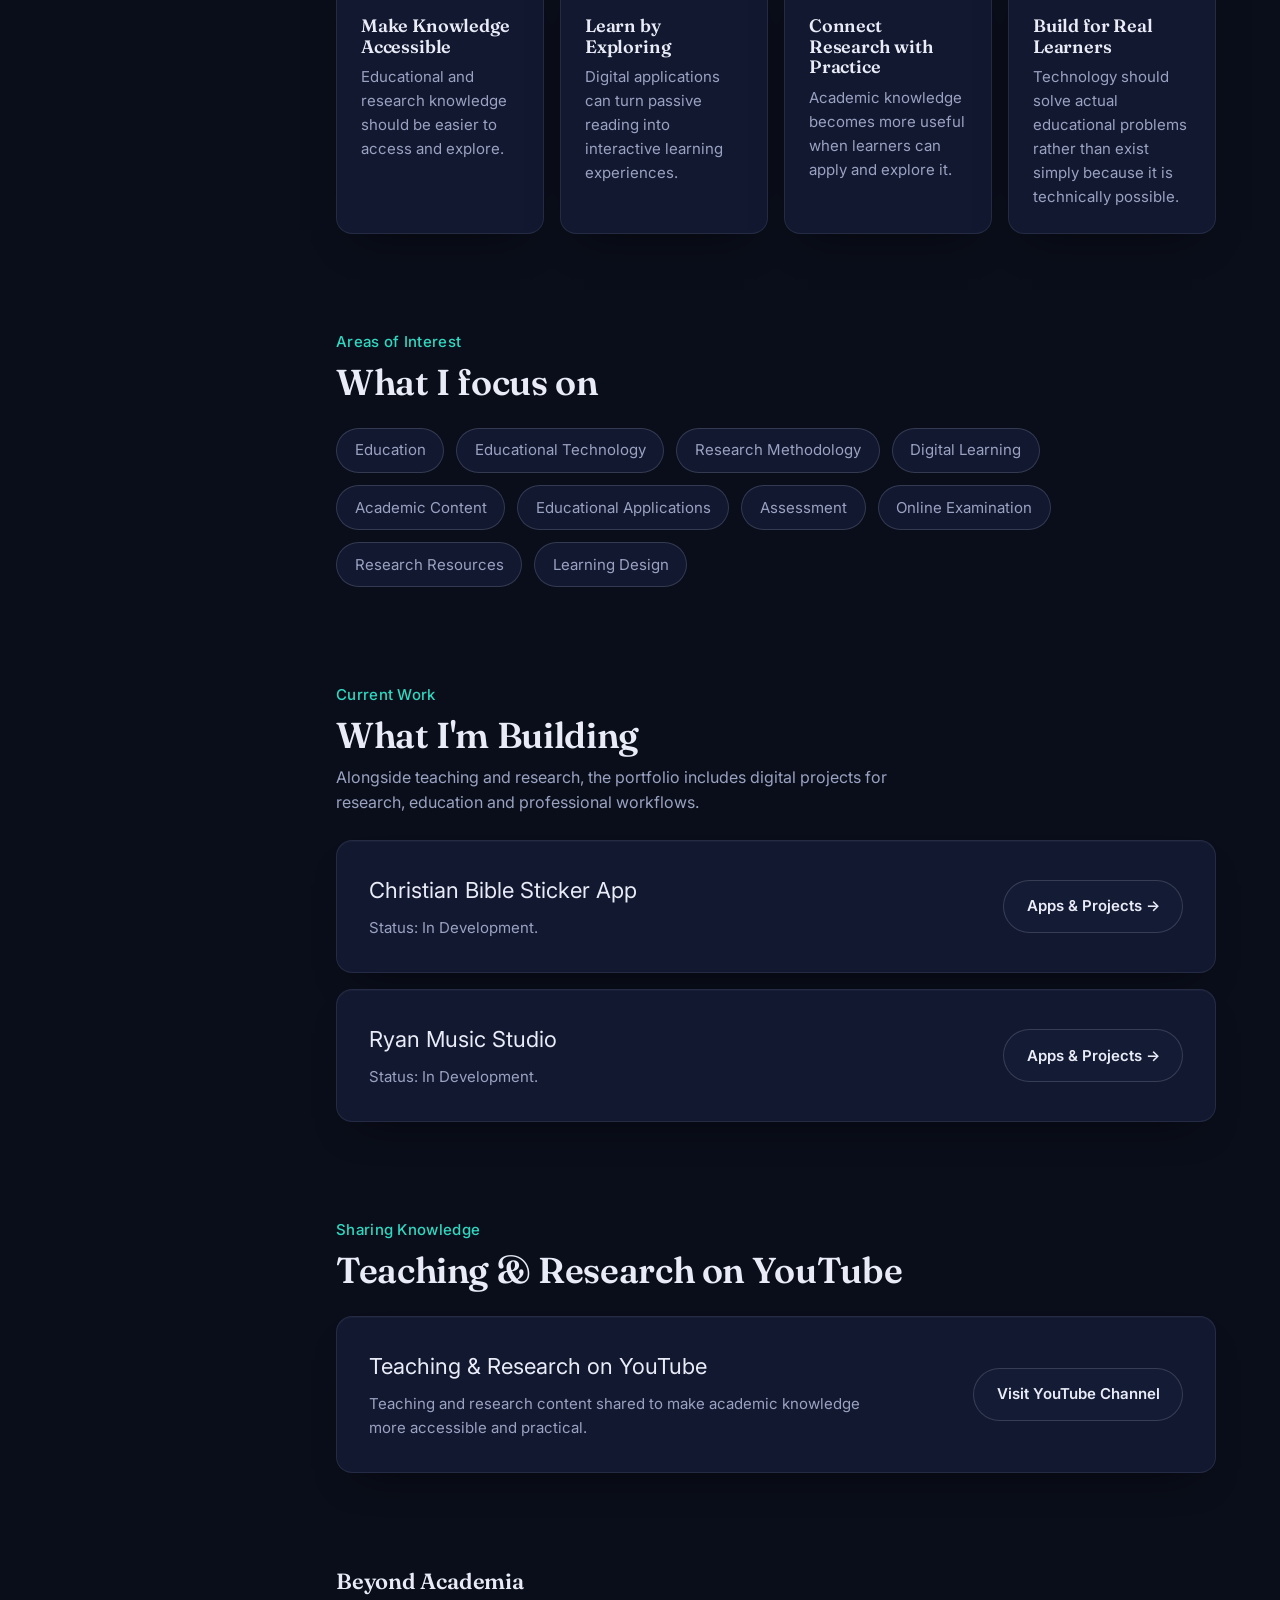
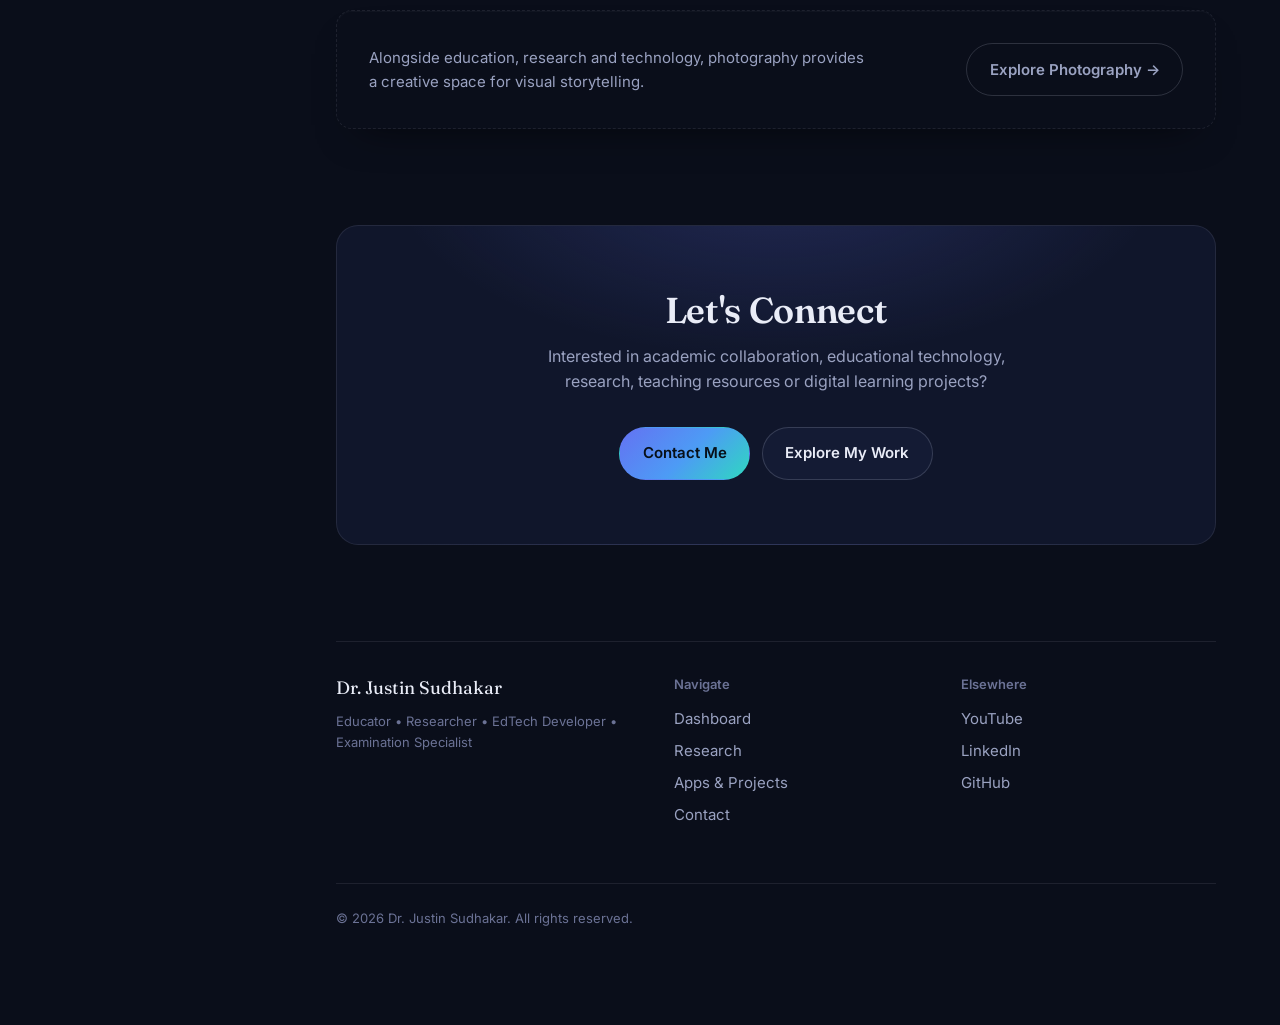
<file: about.html>
<!DOCTYPE html>
<html lang="en">
<head>
<meta charset="UTF-8" />
<meta name="viewport" content="width=device-width, initial-scale=1.0" />
<title>About Me | Dr. Justin Sudhakar</title>
<meta name="description" content="The academic journey of Dr. Justin Sudhakar — educator and researcher, and how teaching and research led to his work in educational technology and digital applications." />
<meta property="og:title" content="About Me | Dr. Justin Sudhakar" />
<meta property="og:description" content="An academic journey shaped by teaching, research, technology and a passion for making knowledge more accessible." />
<meta property="og:type" content="profile" />
<meta property="og:url" content="https://kaangeyan.github.io/justin-portfolio/about.html" />
<meta property="og:image" content="https://kaangeyan.github.io/justin-portfolio/assets/img/justin-sudhakar-og-1200x630.png" />
<link rel="canonical" href="https://kaangeyan.github.io/justin-portfolio/about.html" />
<link rel="icon" href="favicon.ico" sizes="any" />
<link rel="icon" type="image/png" sizes="32x32" href="assets/img/favicon-32x32.png" />
<link rel="icon" type="image/png" sizes="16x16" href="assets/img/favicon-16x16.png" />
<link rel="apple-touch-icon" sizes="180x180" href="assets/img/apple-touch-icon.png" />

<link rel="preconnect" href="https://fonts.googleapis.com" />
<link rel="preconnect" href="https://fonts.gstatic.com" crossorigin />
<link href="https://fonts.googleapis.com/css2?family=Fraunces:opsz,wght@9..144,500;9..144,600&family=Inter:wght@400;500;600;700&display=swap" rel="stylesheet" />

<link rel="stylesheet" href="css/styles.css" />
<link rel="stylesheet" href="css/about.css" />
</head>
<body>
<div class="bg-field" aria-hidden="true"></div>

<div class="shell">

  <!-- ================= Sidebar navigation (desktop) ================= -->
  <aside class="sidebar" aria-label="Primary">
    <a class="brand" href="index.html">
      <span class="brand-mark" aria-hidden="true">JS</span>
      <span class="brand-text">
        <span class="brand-name">Dr. Justin Sudhakar</span>
        <span class="brand-role">Educator &amp; EdTech Developer</span>
      </span>
    </a>

    <nav>
      <ul class="nav-list">
        <li><a class="nav-link" href="index.html"><span class="nav-icon">🏠</span>Dashboard</a></li>
        <li><a class="nav-link" href="about.html" aria-current="page"><span class="nav-icon">👤</span>About Me</a></li>
        <li><a class="nav-link" href="academic-profile.html"><span class="nav-icon">🎓</span>Academic Profile</a></li>
        <li><a class="nav-link" href="teaching.html"><span class="nav-icon">📚</span>Teaching &amp; Courses</a></li>
        <li><a class="nav-link" href="research.html"><span class="nav-icon">🔬</span>Research</a></li>
        <li><a class="nav-link" href="projects.html"><span class="nav-icon">📱</span>Apps &amp; Projects</a></li>
        <li><a class="nav-link" href="publications.html"><span class="nav-icon">📄</span>Publications</a></li>
        <li><a class="nav-link" href="certifications.html"><span class="nav-icon">🏅</span>Workshops</a></li>
        <li><a class="nav-link" href="resources.html"><span class="nav-icon">📚</span>Resources</a></li>
        <li><a class="nav-link" href="experience.html"><span class="nav-icon">💼</span>Experience</a></li>
        <li><a class="nav-link" href="youtube.html"><span class="nav-icon">▶️</span>YouTube &amp; Learning</a></li>
        <li><a class="nav-link" href="photography.html"><span class="nav-icon">📷</span>Photography</a></li>
        <li><a class="nav-link" href="contact.html"><span class="nav-icon">✉️</span>Contact</a></li>
      </ul>
    </nav>

    <div class="sidebar-footer">
      Phase 2A preview · other pages coming in later phases
    </div>
  </aside>

  <!-- ================= Mobile top bar ================= -->
  <header class="topbar">
    <a class="brand" href="index.html" style="padding:0;">
      <span class="brand-mark" aria-hidden="true">JS</span>
      <span class="brand-text">
        <span class="brand-name">Dr. Justin Sudhakar</span>
      </span>
    </a>
    <button class="menu-toggle" id="menuToggle" aria-label="Open menu" aria-expanded="false" aria-controls="mobileNav">
      <span aria-hidden="true">☰</span>
    </button>
  </header>

  <!-- ================= Mobile nav drawer ================= -->
  <div class="mobile-nav" id="mobileNav">
    <div class="mobile-nav-backdrop" id="mobileNavBackdrop"></div>
    <div class="mobile-nav-panel" role="dialog" aria-modal="true" aria-label="Site navigation">
      <div class="mobile-nav-header">
        <span class="brand-text">
          <span class="brand-name">Menu</span>
        </span>
        <button class="menu-toggle" id="menuClose" aria-label="Close menu">
          <span aria-hidden="true">✕</span>
        </button>
      </div>
      <nav>
        <ul class="nav-list">
          <li><a class="nav-link" href="index.html"><span class="nav-icon">🏠</span>Dashboard</a></li>
          <li><a class="nav-link" href="about.html" aria-current="page"><span class="nav-icon">👤</span>About Me</a></li>
          <li><a class="nav-link" href="academic-profile.html"><span class="nav-icon">🎓</span>Academic Profile</a></li>
          <li><a class="nav-link" href="teaching.html"><span class="nav-icon">📚</span>Teaching &amp; Courses</a></li>
          <li><a class="nav-link" href="research.html"><span class="nav-icon">🔬</span>Research</a></li>
          <li><a class="nav-link" href="projects.html"><span class="nav-icon">📱</span>Apps &amp; Projects</a></li>
          <li><a class="nav-link" href="publications.html"><span class="nav-icon">📄</span>Publications</a></li>
          <li><a class="nav-link" href="certifications.html"><span class="nav-icon">🏅</span>Workshops</a></li>
          <li><a class="nav-link" href="resources.html"><span class="nav-icon">📚</span>Resources</a></li>
          <li><a class="nav-link" href="experience.html"><span class="nav-icon">💼</span>Experience</a></li>
          <li><a class="nav-link" href="youtube.html"><span class="nav-icon">▶️</span>YouTube &amp; Learning</a></li>
          <li><a class="nav-link" href="photography.html"><span class="nav-icon">📷</span>Photography</a></li>
          <li><a class="nav-link" href="contact.html"><span class="nav-icon">✉️</span>Contact</a></li>
        </ul>
      </nav>
    </div>
  </div>

  <!-- ================= Main content ================= -->
  <main class="main" id="main">

    <!-- ===== Page header ===== -->
    <header class="page-section page-header">
      <p class="eyebrow">About Me</p>
      <h1 class="page-title">Educator. Researcher. Digital Learning Creator.</h1>
      <p class="page-lede">An academic journey shaped by teaching, research, technology and a passion for making knowledge more accessible.</p>
    </header>

    <!-- ===== Introduction ===== -->
    <section class="page-section" aria-labelledby="intro-title">
      <div class="intro-grid">
        <div class="intro-photo">
          <img src="assets/img/justin-sudhakar-960.webp" alt="Dr. Justin Sudhakar" class="hero-portrait-img" width="960" height="1066" decoding="async" />
        </div>
        <div class="intro-copy">
          <h2 id="intro-title">From Education to Digital Learning</h2>
          <p>Dr. Justin Sudhakar is an educator and researcher with extensive experience in teaching, academic research and digital learning. His academic journey has involved working with undergraduate, postgraduate and research-level learners.</p>
          <p>Over time, his interest in educational technology led him to explore ways of transforming academic knowledge, teaching materials and research resources into accessible digital applications.</p>
          <p>Today, his work brings together education, research, EdTech, digital content creation and examination-related technology.</p>
        </div>
      </div>
    </section>

    <!-- ===== Professional identity ===== -->
    <section class="page-section" aria-labelledby="identity-title">
      <div class="section-head">
        <div>
          <p class="eyebrow">My Professional Identity</p>
          <h2 class="section-title" id="identity-title">Four roles, one focus</h2>
        </div>
      </div>
      <div class="focus-grid">
        <div class="card focus-card">
          <div class="focus-icon" aria-hidden="true">🎓</div>
          <h3 class="focus-title">Educator</h3>
          <p class="focus-desc">Teaching and learning across undergraduate, postgraduate and research contexts.</p>
        </div>
        <div class="card focus-card">
          <div class="focus-icon" aria-hidden="true">🔬</div>
          <h3 class="focus-title">Researcher</h3>
          <p class="focus-desc">Educational research, research methodology and academic inquiry.</p>
        </div>
        <div class="card focus-card">
          <div class="focus-icon" aria-hidden="true">💻</div>
          <h3 class="focus-title">EdTech Developer</h3>
          <p class="focus-desc">Creating digital applications that transform educational and research content into accessible learning experiences.</p>
        </div>
        <div class="card focus-card">
          <div class="focus-icon" aria-hidden="true">📝</div>
          <h3 class="focus-title">Examination Specialist</h3>
          <p class="focus-desc">Experience in online examination coordination, proctoring and assessment-related operations.</p>
        </div>
      </div>
    </section>

    <!-- ===== Academic journey ===== -->
    <section class="page-section" aria-labelledby="journey-timeline-title">
      <div class="section-head">
        <div>
          <p class="eyebrow">Qualifications</p>
          <h2 class="section-title" id="journey-timeline-title">Academic Journey</h2>
        </div>
      </div>

      <div class="timeline-academic">
        <div class="card timeline-degree">
          <div>
            <div class="degree-name">Ph.D. in Education</div>
            <div class="degree-institution">Annamalai University</div>
          </div>
        </div>
        <div class="card timeline-degree">
          <div>
            <div class="degree-name">M.Sc. in Psychology</div>
            <div class="degree-institution">Tamil Nadu Open University</div>
          </div>
        </div>
        <div class="card timeline-degree">
          <div>
            <div class="degree-name">Master's Degree in Education</div>
            <div class="degree-institution">Tamil Nadu Teachers Education University</div>
          </div>
        </div>
        <div class="card timeline-degree">
          <div>
            <div class="degree-name">Master's Degree in English Literature</div>
            <div class="degree-institution">Annamalai University</div>
          </div>
        </div>
        <div class="card timeline-degree">
          <div>
            <div class="degree-name">Bachelor's Degree in Education</div>
            <div class="degree-institution">Annamalai University</div>
          </div>
        </div>
        <div class="card timeline-degree">
          <div>
            <div class="degree-name">Bachelor's Degree in English Literature</div>
            <div class="degree-institution">University of Madras</div>
          </div>
        </div>
        <div class="card timeline-degree">
          <div>
            <div class="degree-name">Post Graduate Diploma in Adult and Continuing Education</div>
            <div class="degree-institution">Annamalai University</div>
          </div>
        </div>
      </div>
    </section>

    <!-- ===== Teaching, Research & Academic Experience ===== -->
    <section class="page-section" aria-labelledby="experience-title">
      <div class="section-head">
        <div>
          <p class="eyebrow">Experience</p>
          <h2 class="section-title" id="experience-title">Teaching, Research &amp; Academic Experience</h2>
        </div>
      </div>
      <div class="card metric-card" style="max-width:360px; margin-bottom: var(--sp-5);">
        <div class="metric-value">16+</div>
        <div class="metric-label">Years of Teaching, Research &amp; Academic Experience</div>
      </div>
      <div class="experience-list">
        <div class="card experience-item"><span class="exp-icon" aria-hidden="true">✓</span>Experience teaching undergraduate students</div>
        <div class="card experience-item"><span class="exp-icon" aria-hidden="true">✓</span>Experience teaching postgraduate students</div>
        <div class="card experience-item"><span class="exp-icon" aria-hidden="true">✓</span>Experience working with PhD / research-level learners</div>
        <div class="card experience-item"><span class="exp-icon" aria-hidden="true">✓</span>Experience developing and organizing academic / research learning resources</div>
        <div class="card experience-item" style="grid-column: 1 / -1;"><span class="exp-icon" aria-hidden="true">✓</span>Experience in educational project management and educational leadership-related academic work</div>
      </div>
    </section>

    <!-- ===== Digital learning philosophy ===== -->
    <section class="page-section" aria-labelledby="philosophy-title">
      <p class="eyebrow">Philosophy</p>
      <h2 class="section-title" id="philosophy-title" style="margin-top:var(--sp-2);">My Approach to Digital Learning</h2>

      <div class="principle-grid" style="margin-top:var(--sp-5);">
        <div class="card principle-card">
          <div class="principle-index" aria-hidden="true">01</div>
          <h3 class="principle-title">Make Knowledge Accessible</h3>
          <p class="principle-desc">Educational and research knowledge should be easier to access and explore.</p>
        </div>
        <div class="card principle-card">
          <div class="principle-index" aria-hidden="true">02</div>
          <h3 class="principle-title">Learn by Exploring</h3>
          <p class="principle-desc">Digital applications can turn passive reading into interactive learning experiences.</p>
        </div>
        <div class="card principle-card">
          <div class="principle-index" aria-hidden="true">03</div>
          <h3 class="principle-title">Connect Research with Practice</h3>
          <p class="principle-desc">Academic knowledge becomes more useful when learners can apply and explore it.</p>
        </div>
        <div class="card principle-card">
          <div class="principle-index" aria-hidden="true">04</div>
          <h3 class="principle-title">Build for Real Learners</h3>
          <p class="principle-desc">Technology should solve actual educational problems rather than exist simply because it is technically possible.</p>
        </div>
      </div>
    </section>

    <!-- ===== Areas of interest ===== -->
    <section class="page-section" aria-labelledby="interests-title">
      <p class="eyebrow">Areas of Interest</p>
      <h2 class="section-title" id="interests-title" style="margin-top:var(--sp-2);">What I focus on</h2>
      <div class="tag-grid" style="margin-top:var(--sp-5);">
        <span class="tag-chip">Education</span>
        <span class="tag-chip">Educational Technology</span>
        <span class="tag-chip">Research Methodology</span>
        <span class="tag-chip">Digital Learning</span>
        <span class="tag-chip">Academic Content</span>
        <span class="tag-chip">Educational Applications</span>
        <span class="tag-chip">Assessment</span>
        <span class="tag-chip">Online Examination</span>
        <span class="tag-chip">Research Resources</span>
        <span class="tag-chip">Learning Design</span>
      </div>
    </section>

    <!-- ===== What I'm building ===== -->
    <section class="page-section" aria-labelledby="building-title">
      <p class="eyebrow">Current Work</p>
      <h2 class="section-title" id="building-title" style="margin-top:var(--sp-2);">What I'm Building</h2>
      <p class="section-lede">Alongside teaching and research, the portfolio includes digital projects for research, education and professional workflows.</p>

      <div class="card mini-section" style="margin-top:var(--sp-5);">
        <div>
          <div class="mini-title">Christian Bible Sticker App</div>
          <p class="mini-copy">Status: In Development.</p>
        </div>
        <a class="btn btn-secondary" href="projects.html#christian-bible-sticker-app">Apps &amp; Projects →</a>
      </div>

      <div class="card mini-section" style="margin-top:var(--sp-4);">
        <div>
          <div class="mini-title">Ryan Music Studio</div>
          <p class="mini-copy">Status: In Development.</p>
        </div>
        <a class="btn btn-secondary" href="projects.html#ryan-music-studio">Apps &amp; Projects →</a>
      </div>
    </section>

    <!-- ===== Sharing knowledge (YouTube) ===== -->
    <section class="page-section" aria-labelledby="sharing-title">
      <p class="eyebrow">Sharing Knowledge</p>
      <h2 class="section-title" id="sharing-title" style="margin-top:var(--sp-2);">Teaching &amp; Research on YouTube</h2>

      <div class="card mini-section" style="margin-top:var(--sp-5);">
        <div>
          <div class="mini-title">Teaching &amp; Research on YouTube</div>
          <p class="mini-copy">Teaching and research content shared to make academic knowledge more accessible and practical.</p>
        </div>
        <a class="btn btn-secondary" href="https://www.youtube.com/channel/UCAciCJotVFrAyKCNyshcMDw?view_as=subscriber" target="_blank" rel="noopener noreferrer">Visit YouTube Channel</a>
      </div>
    </section>

    <!-- ===== Beyond academia (Photography) ===== -->
    <section class="page-section" aria-labelledby="beyond-title">
      <h2 class="section-title" id="beyond-title" style="font-size:var(--fs-lg);">Beyond Academia</h2>
      <div class="card mini-section is-secondary" style="margin-top:var(--sp-4);">
        <div>
          <p class="mini-copy" style="margin-top:0;">Alongside education, research and technology, photography provides a creative space for visual storytelling.</p>
        </div>
        <a class="btn btn-ghost" href="photography.html">Explore Photography →</a>
      </div>
    </section>

    <!-- ===== Contact CTA ===== -->
    <section class="page-section" aria-labelledby="cta-title">
      <div class="cta-panel">
        <h2 class="cta-title" id="cta-title">Let's Connect</h2>
        <p class="cta-copy">Interested in academic collaboration, educational technology, research, teaching resources or digital learning projects?</p>
        <div class="cta-actions">
          <a class="btn btn-primary" href="contact.html">Contact Me</a>
          <a class="btn btn-secondary" href="projects.html">Explore My Work</a>
        </div>
      </div>
    </section>

    <!-- ===== Footer ===== -->
    <footer class="page-section site-footer">
      <div class="footer-brand">
        <div class="brand-name">Dr. Justin Sudhakar</div>
        <p class="brand-role">Educator • Researcher • EdTech Developer • Examination Specialist</p>
      </div>
      <div>
        <div class="footer-col-title">Navigate</div>
        <nav class="footer-links">
          <a href="index.html">Dashboard</a>
          <a href="research.html">Research</a>
          <a href="projects.html">Apps &amp; Projects</a>
          <a href="contact.html">Contact</a>
        </nav>
      </div>
      <div>
        <div class="footer-col-title">Elsewhere</div>
        <nav class="footer-links">
          <a href="https://www.youtube.com/channel/UCAciCJotVFrAyKCNyshcMDw?view_as=subscriber" target="_blank" rel="noopener noreferrer">YouTube</a>
          <a href="https://www.linkedin.com/in/justinkaangeyan" target="_blank" rel="noopener noreferrer">LinkedIn</a>
          <a href="https://github.com/kaangeyan" target="_blank" rel="noopener noreferrer">GitHub</a>
        </nav>
      </div>
      <div class="footer-bottom">
        <span>© 2026 Dr. Justin Sudhakar. All rights reserved.</span>
      </div>
    </footer>

  </main>
</div>

<script src="js/main.js"></script>
</body>
</html>
</file>
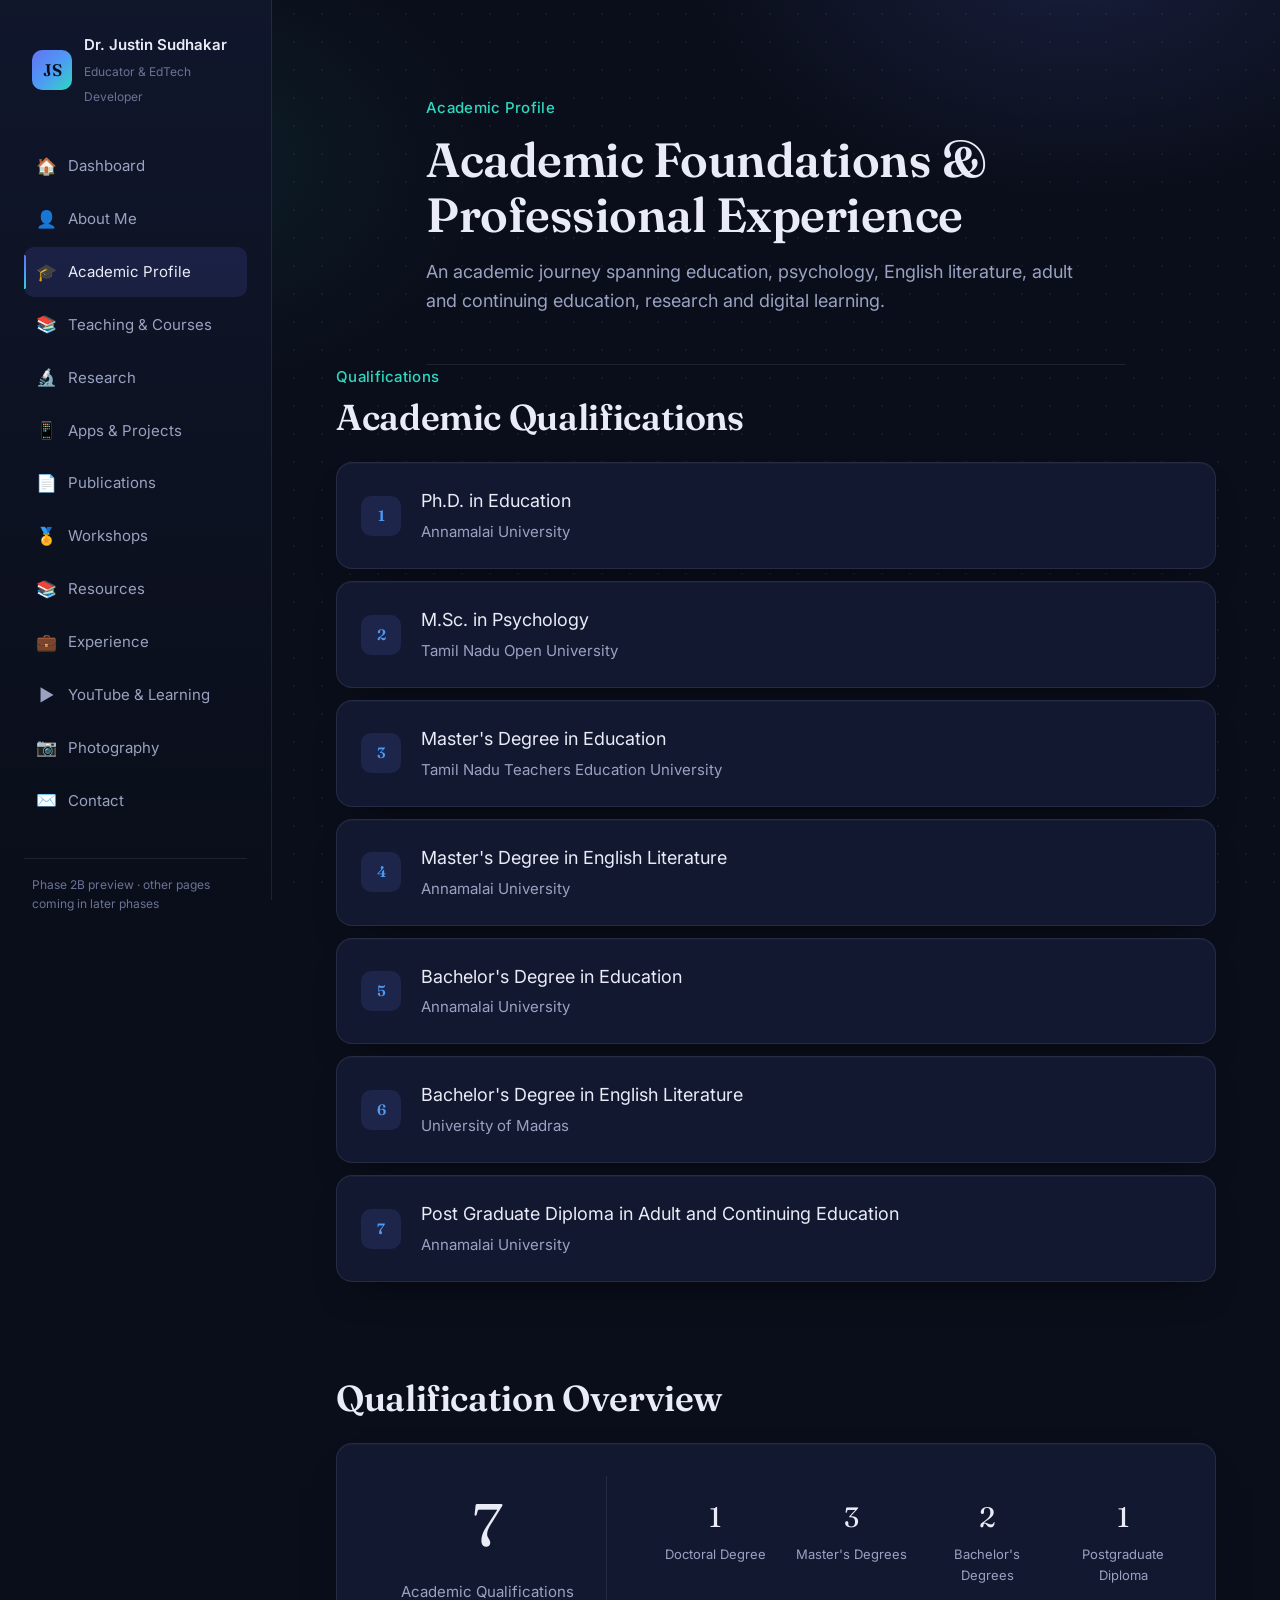
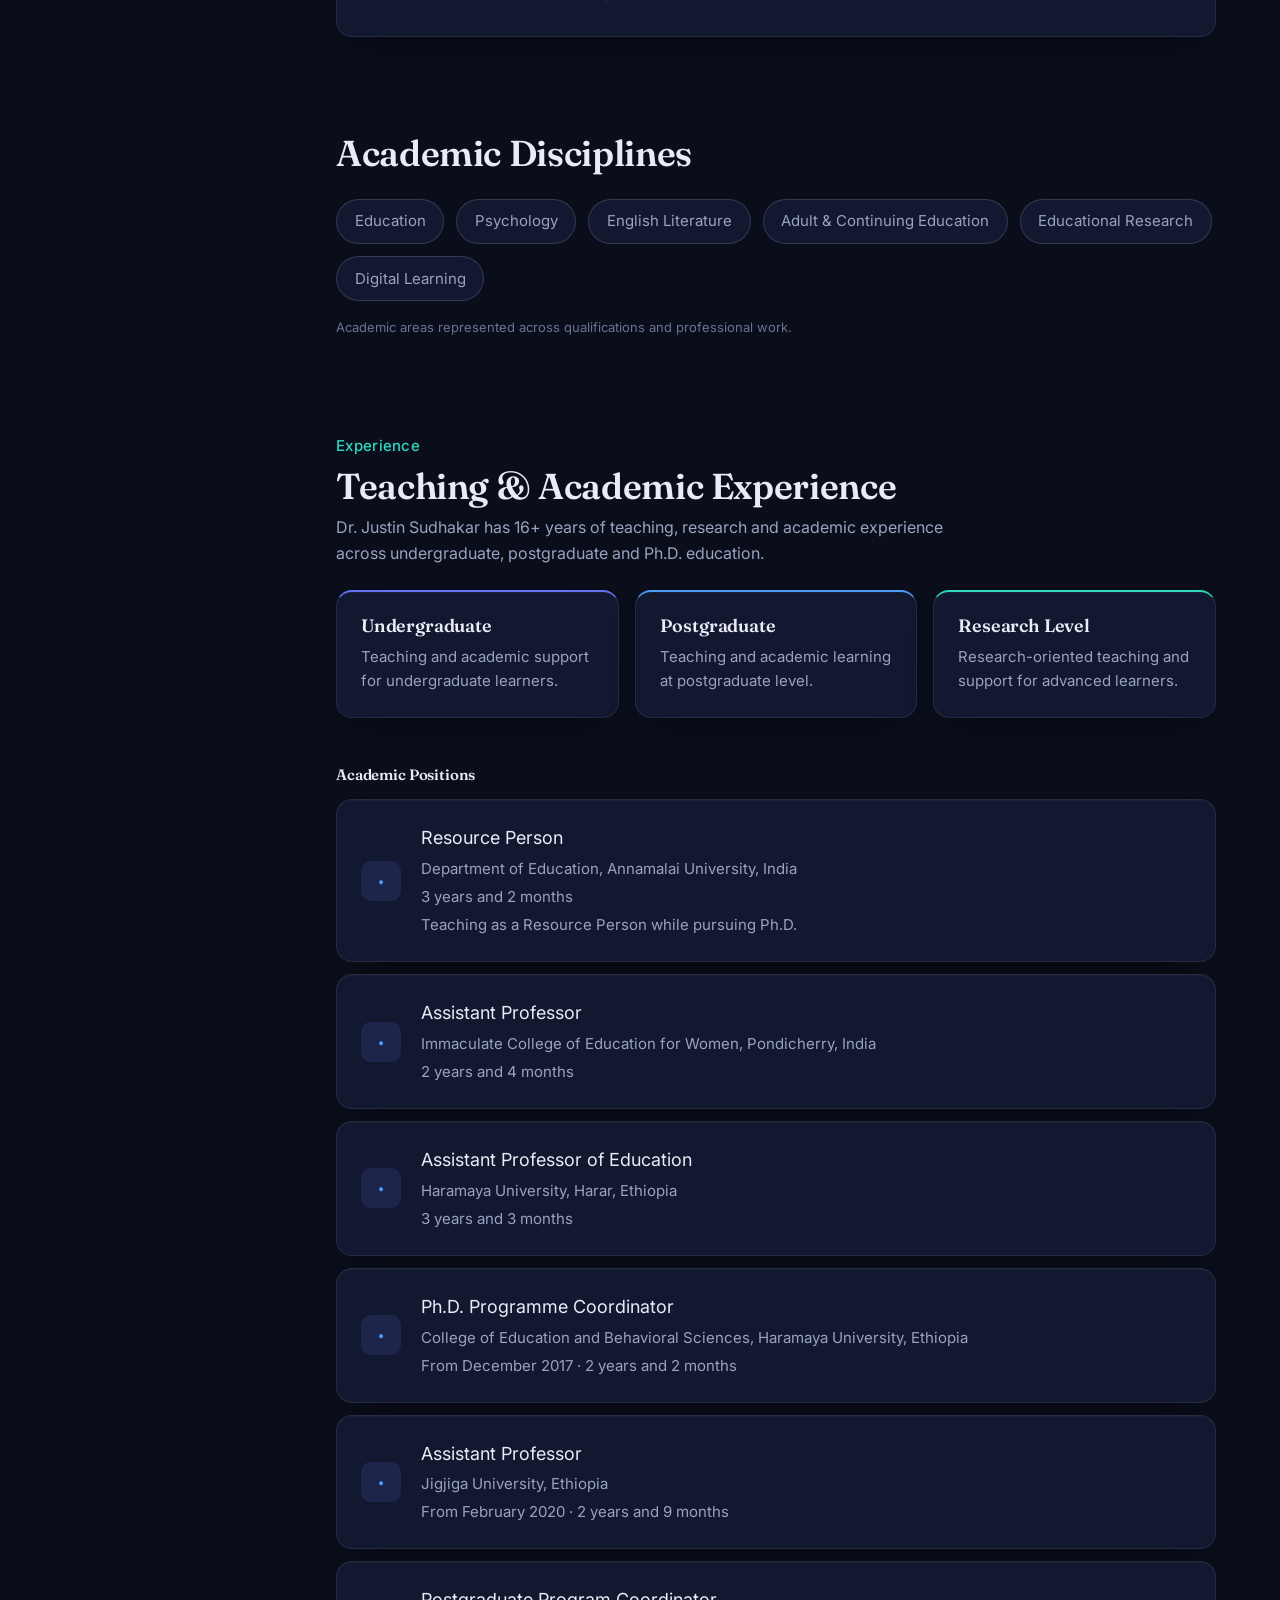
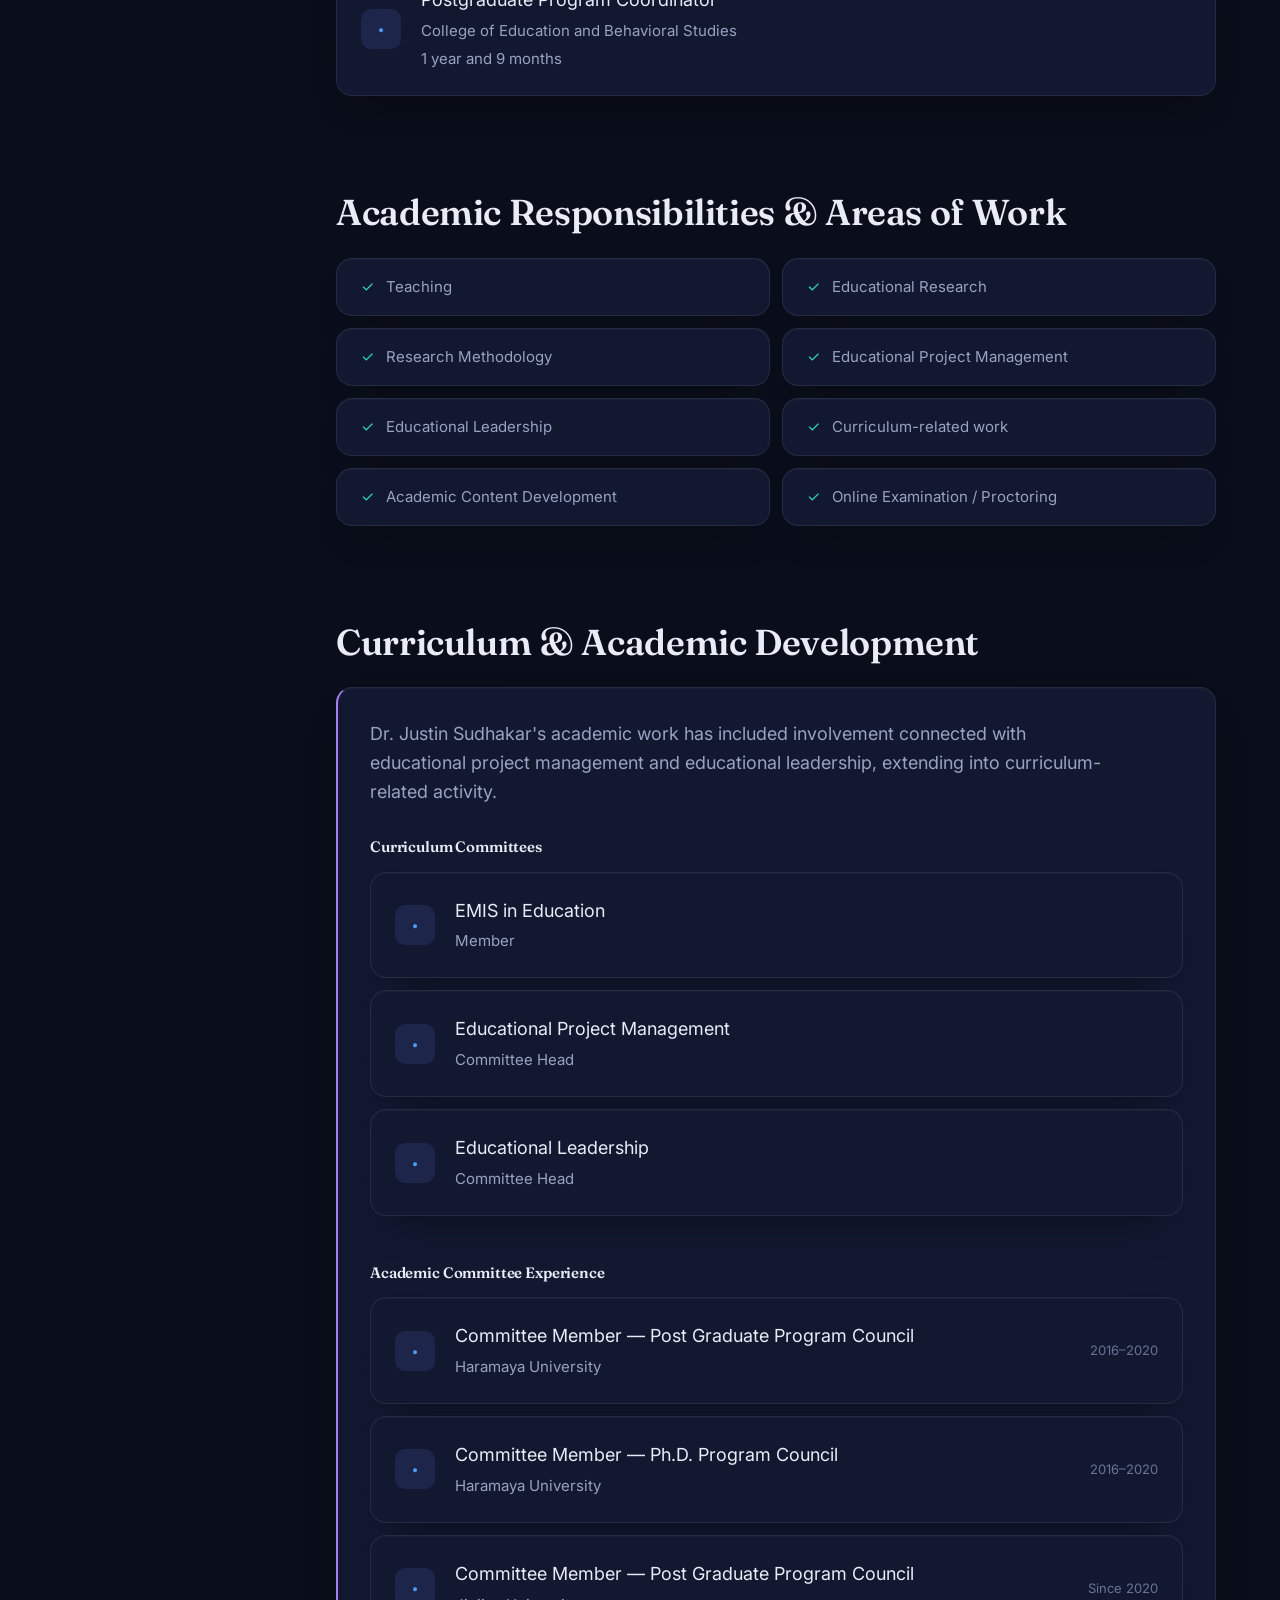
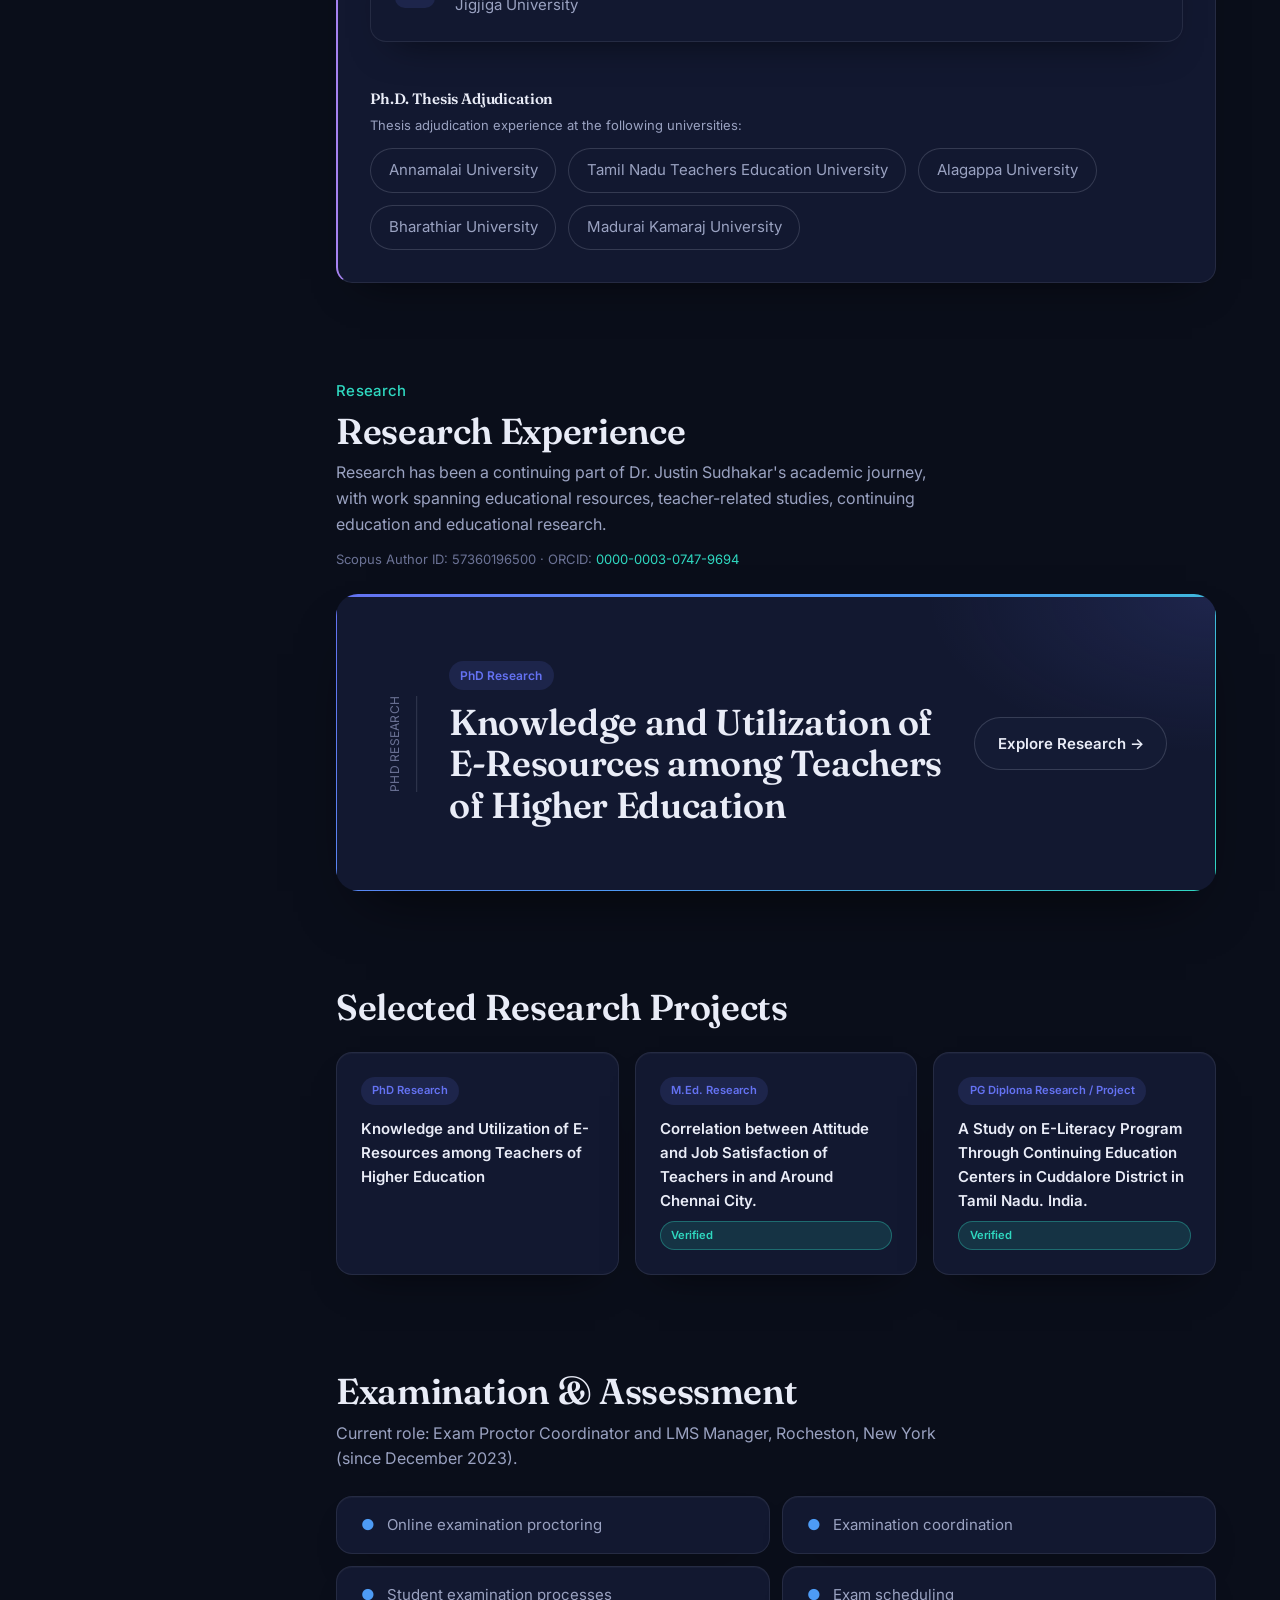
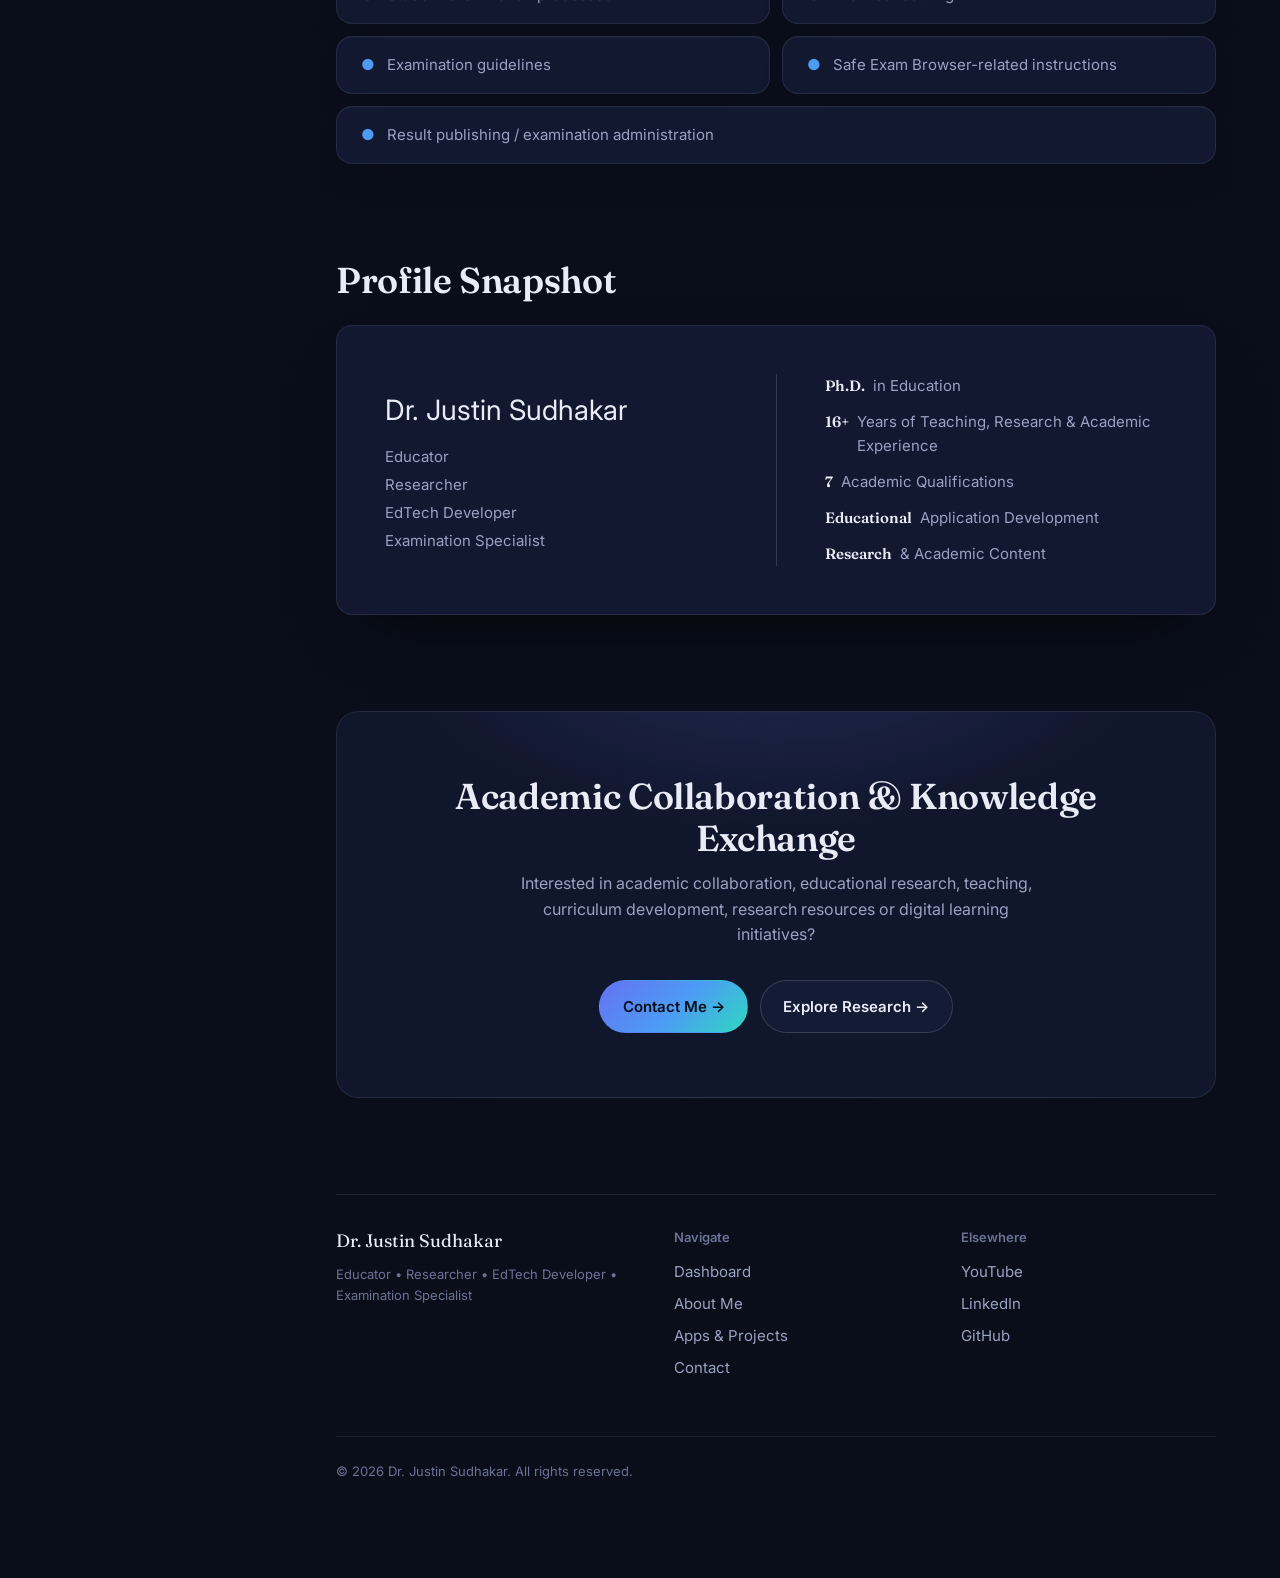
<file: academic-profile.html>
<!DOCTYPE html>
<html lang="en">
<head>
<meta charset="UTF-8" />
<meta name="viewport" content="width=device-width, initial-scale=1.0" />
<title>Academic Profile | Dr. Justin Sudhakar</title>
<meta name="description" content="Academic foundations and professional experience of Dr. Justin Sudhakar — qualifications, teaching experience, research background and examination-related professional work." />
<meta property="og:title" content="Academic Profile | Dr. Justin Sudhakar" />
<meta property="og:description" content="An academic journey spanning education, psychology, English literature, adult and continuing education, research and digital learning." />
<meta property="og:type" content="profile" />
<meta property="og:url" content="https://kaangeyan.github.io/justin-portfolio/academic-profile.html" />
<meta property="og:image" content="https://kaangeyan.github.io/justin-portfolio/assets/img/justin-sudhakar-og-1200x630.png" />
<link rel="canonical" href="https://kaangeyan.github.io/justin-portfolio/academic-profile.html" />
<link rel="icon" href="favicon.ico" sizes="any" />
<link rel="icon" type="image/png" sizes="32x32" href="assets/img/favicon-32x32.png" />
<link rel="icon" type="image/png" sizes="16x16" href="assets/img/favicon-16x16.png" />
<link rel="apple-touch-icon" sizes="180x180" href="assets/img/apple-touch-icon.png" />

<link rel="preconnect" href="https://fonts.googleapis.com" />
<link rel="preconnect" href="https://fonts.gstatic.com" crossorigin />
<link href="https://fonts.googleapis.com/css2?family=Fraunces:opsz,wght@9..144,500;9..144,600&family=Inter:wght@400;500;600;700&display=swap" rel="stylesheet" />

<link rel="stylesheet" href="css/styles.css" />
<link rel="stylesheet" href="css/academic-profile.css" />
</head>
<body>
<div class="bg-field" aria-hidden="true"></div>

<div class="shell">

  <!-- ================= Sidebar navigation (desktop) ================= -->
  <aside class="sidebar" aria-label="Primary">
    <a class="brand" href="index.html">
      <span class="brand-mark" aria-hidden="true">JS</span>
      <span class="brand-text">
        <span class="brand-name">Dr. Justin Sudhakar</span>
        <span class="brand-role">Educator &amp; EdTech Developer</span>
      </span>
    </a>

    <nav>
      <ul class="nav-list">
        <li><a class="nav-link" href="index.html"><span class="nav-icon">🏠</span>Dashboard</a></li>
        <li><a class="nav-link" href="about.html"><span class="nav-icon">👤</span>About Me</a></li>
        <li><a class="nav-link" href="academic-profile.html" aria-current="page"><span class="nav-icon">🎓</span>Academic Profile</a></li>
        <li><a class="nav-link" href="teaching.html"><span class="nav-icon">📚</span>Teaching &amp; Courses</a></li>
        <li><a class="nav-link" href="research.html"><span class="nav-icon">🔬</span>Research</a></li>
        <li><a class="nav-link" href="projects.html"><span class="nav-icon">📱</span>Apps &amp; Projects</a></li>
        <li><a class="nav-link" href="publications.html"><span class="nav-icon">📄</span>Publications</a></li>
        <li><a class="nav-link" href="certifications.html"><span class="nav-icon">🏅</span>Workshops</a></li>
        <li><a class="nav-link" href="resources.html"><span class="nav-icon">📚</span>Resources</a></li>
        <li><a class="nav-link" href="experience.html"><span class="nav-icon">💼</span>Experience</a></li>
        <li><a class="nav-link" href="youtube.html"><span class="nav-icon">▶️</span>YouTube &amp; Learning</a></li>
        <li><a class="nav-link" href="photography.html"><span class="nav-icon">📷</span>Photography</a></li>
        <li><a class="nav-link" href="contact.html"><span class="nav-icon">✉️</span>Contact</a></li>
      </ul>
    </nav>

    <div class="sidebar-footer">
      Phase 2B preview · other pages coming in later phases
    </div>
  </aside>

  <!-- ================= Mobile top bar ================= -->
  <header class="topbar">
    <a class="brand" href="index.html" style="padding:0;">
      <span class="brand-mark" aria-hidden="true">JS</span>
      <span class="brand-text">
        <span class="brand-name">Dr. Justin Sudhakar</span>
      </span>
    </a>
    <button class="menu-toggle" id="menuToggle" aria-label="Open menu" aria-expanded="false" aria-controls="mobileNav">
      <span aria-hidden="true">☰</span>
    </button>
  </header>

  <!-- ================= Mobile nav drawer ================= -->
  <div class="mobile-nav" id="mobileNav">
    <div class="mobile-nav-backdrop" id="mobileNavBackdrop"></div>
    <div class="mobile-nav-panel" role="dialog" aria-modal="true" aria-label="Site navigation">
      <div class="mobile-nav-header">
        <span class="brand-text">
          <span class="brand-name">Menu</span>
        </span>
        <button class="menu-toggle" id="menuClose" aria-label="Close menu">
          <span aria-hidden="true">✕</span>
        </button>
      </div>
      <nav>
        <ul class="nav-list">
          <li><a class="nav-link" href="index.html"><span class="nav-icon">🏠</span>Dashboard</a></li>
          <li><a class="nav-link" href="about.html"><span class="nav-icon">👤</span>About Me</a></li>
          <li><a class="nav-link" href="academic-profile.html" aria-current="page"><span class="nav-icon">🎓</span>Academic Profile</a></li>
          <li><a class="nav-link" href="teaching.html"><span class="nav-icon">📚</span>Teaching &amp; Courses</a></li>
          <li><a class="nav-link" href="research.html"><span class="nav-icon">🔬</span>Research</a></li>
          <li><a class="nav-link" href="projects.html"><span class="nav-icon">📱</span>Apps &amp; Projects</a></li>
          <li><a class="nav-link" href="publications.html"><span class="nav-icon">📄</span>Publications</a></li>
          <li><a class="nav-link" href="certifications.html"><span class="nav-icon">🏅</span>Workshops</a></li>
          <li><a class="nav-link" href="resources.html"><span class="nav-icon">📚</span>Resources</a></li>
          <li><a class="nav-link" href="experience.html"><span class="nav-icon">💼</span>Experience</a></li>
          <li><a class="nav-link" href="youtube.html"><span class="nav-icon">▶️</span>YouTube &amp; Learning</a></li>
          <li><a class="nav-link" href="photography.html"><span class="nav-icon">📷</span>Photography</a></li>
          <li><a class="nav-link" href="contact.html"><span class="nav-icon">✉️</span>Contact</a></li>
        </ul>
      </nav>
    </div>
  </div>

  <!-- ================= Main content ================= -->
  <main class="main" id="main">

    <!-- ===== Page header ===== -->
    <header class="page-section profile-header">
      <p class="eyebrow">Academic Profile</p>
      <h1 class="profile-title">Academic Foundations &amp; Professional Experience</h1>
      <p class="profile-lede">An academic journey spanning education, psychology, English literature, adult and continuing education, research and digital learning.</p>
    </header>

    <!-- ===== Academic qualifications ===== -->
    <section class="page-section" aria-labelledby="qual-title">
      <div class="section-head">
        <div>
          <p class="eyebrow">Qualifications</p>
          <h2 class="section-title" id="qual-title">Academic Qualifications</h2>
        </div>
      </div>

      <div class="qual-list">
        <div class="card qual-item">
          <span class="qual-num" aria-hidden="true">1</span>
          <div>
            <div class="qual-name">Ph.D. in Education</div>
            <div class="qual-institution">Annamalai University</div>
          </div>
        </div>
        <div class="card qual-item">
          <span class="qual-num" aria-hidden="true">2</span>
          <div>
            <div class="qual-name">M.Sc. in Psychology</div>
            <div class="qual-institution">Tamil Nadu Open University</div>
          </div>
        </div>
        <div class="card qual-item">
          <span class="qual-num" aria-hidden="true">3</span>
          <div>
            <div class="qual-name">Master's Degree in Education</div>
            <div class="qual-institution">Tamil Nadu Teachers Education University</div>
          </div>
        </div>
        <div class="card qual-item">
          <span class="qual-num" aria-hidden="true">4</span>
          <div>
            <div class="qual-name">Master's Degree in English Literature</div>
            <div class="qual-institution">Annamalai University</div>
          </div>
        </div>
        <div class="card qual-item">
          <span class="qual-num" aria-hidden="true">5</span>
          <div>
            <div class="qual-name">Bachelor's Degree in Education</div>
            <div class="qual-institution">Annamalai University</div>
          </div>
        </div>
        <div class="card qual-item">
          <span class="qual-num" aria-hidden="true">6</span>
          <div>
            <div class="qual-name">Bachelor's Degree in English Literature</div>
            <div class="qual-institution">University of Madras</div>
          </div>
        </div>
        <div class="card qual-item">
          <span class="qual-num" aria-hidden="true">7</span>
          <div>
            <div class="qual-name">Post Graduate Diploma in Adult and Continuing Education</div>
            <div class="qual-institution">Annamalai University</div>
          </div>
        </div>
      </div>
    </section>

    <!-- ===== Qualification overview ===== -->
    <section class="page-section" aria-labelledby="overview-title">
      <h2 class="section-title" id="overview-title">Qualification Overview</h2>
      <div class="card overview-panel" style="margin-top:var(--sp-5);">
        <div class="overview-total">
          <div class="metric-value">7</div>
          <div class="metric-label">Academic Qualifications</div>
        </div>
        <div class="overview-breakdown">
          <div class="overview-stat">
            <div class="stat-value">1</div>
            <div class="stat-label">Doctoral Degree</div>
          </div>
          <div class="overview-stat">
            <div class="stat-value">3</div>
            <div class="stat-label">Master's Degrees</div>
          </div>
          <div class="overview-stat">
            <div class="stat-value">2</div>
            <div class="stat-label">Bachelor's Degrees</div>
          </div>
          <div class="overview-stat">
            <div class="stat-value">1</div>
            <div class="stat-label">Postgraduate Diploma</div>
          </div>
        </div>
      </div>
    </section>

    <!-- ===== Academic disciplines ===== -->
    <section class="page-section" aria-labelledby="discipline-title">
      <h2 class="section-title" id="discipline-title">Academic Disciplines</h2>
      <div class="discipline-chips" style="margin-top:var(--sp-5);">
        <span class="discipline-chip">Education</span>
        <span class="discipline-chip">Psychology</span>
        <span class="discipline-chip">English Literature</span>
        <span class="discipline-chip">Adult &amp; Continuing Education</span>
        <span class="discipline-chip">Educational Research</span>
        <span class="discipline-chip">Digital Learning</span>
      </div>
      <p class="discipline-note">Academic areas represented across qualifications and professional work.</p>
    </section>

    <!-- ===== Teaching & Academic Experience ===== -->
    <section class="page-section" aria-labelledby="teaching-exp-title">
      <div class="section-head">
        <div>
          <p class="eyebrow">Experience</p>
          <h2 class="section-title" id="teaching-exp-title">Teaching &amp; Academic Experience</h2>
          <p class="section-lede">Dr. Justin Sudhakar has 16+ years of teaching, research and academic experience across undergraduate, postgraduate and Ph.D. education.</p>
        </div>
      </div>
      <div class="level-grid">
        <div class="card level-card">
          <h3 class="level-title">Undergraduate</h3>
          <p class="level-desc">Teaching and academic support for undergraduate learners.</p>
        </div>
        <div class="card level-card">
          <h3 class="level-title">Postgraduate</h3>
          <p class="level-desc">Teaching and academic learning at postgraduate level.</p>
        </div>
        <div class="card level-card">
          <h3 class="level-title">Research Level</h3>
          <p class="level-desc">Research-oriented teaching and support for advanced learners.</p>
        </div>
      </div>

      <h3 style="font-size:var(--fs-sm); font-weight:600; color:var(--text); margin-top:var(--sp-7);">Academic Positions</h3>
      <div class="qual-list" style="margin-top:var(--sp-4);">
          <div class="card qual-item">
            <span class="qual-num" aria-hidden="true">•</span>
            <div>
              <div class="qual-name">Resource Person</div>
              <div class="qual-institution">Department of Education, Annamalai University, India</div>
              <div class="qual-institution">3 years and 2 months</div>
              <div class="qual-institution">Teaching as a Resource Person while pursuing Ph.D.</div>
            </div>
          </div>
          <div class="card qual-item">
            <span class="qual-num" aria-hidden="true">•</span>
            <div>
              <div class="qual-name">Assistant Professor</div>
              <div class="qual-institution">Immaculate College of Education for Women, Pondicherry, India</div>
              <div class="qual-institution">2 years and 4 months</div>
            </div>
          </div>
          <div class="card qual-item">
            <span class="qual-num" aria-hidden="true">•</span>
            <div>
              <div class="qual-name">Assistant Professor of Education</div>
              <div class="qual-institution">Haramaya University, Harar, Ethiopia</div>
              <div class="qual-institution">3 years and 3 months</div>
            </div>
          </div>
          <div class="card qual-item">
            <span class="qual-num" aria-hidden="true">•</span>
            <div>
              <div class="qual-name">Ph.D. Programme Coordinator</div>
              <div class="qual-institution">College of Education and Behavioral Sciences, Haramaya University, Ethiopia</div>
              <div class="qual-institution">From December 2017 · 2 years and 2 months</div>
            </div>
          </div>
          <div class="card qual-item">
            <span class="qual-num" aria-hidden="true">•</span>
            <div>
              <div class="qual-name">Assistant Professor</div>
              <div class="qual-institution">Jigjiga University, Ethiopia</div>
              <div class="qual-institution">From February 2020 · 2 years and 9 months</div>
            </div>
          </div>
          <div class="card qual-item">
            <span class="qual-num" aria-hidden="true">•</span>
            <div>
              <div class="qual-name">Postgraduate Program Coordinator</div>
              <div class="qual-institution">College of Education and Behavioral Studies</div>
              <div class="qual-institution">1 year and 9 months</div>
            </div>
          </div>
      </div>
    </section>

    <!-- ===== Academic responsibilities ===== -->
    <section class="page-section" aria-labelledby="responsibility-title">
      <h2 class="section-title" id="responsibility-title">Academic Responsibilities &amp; Areas of Work</h2>
      <div class="responsibility-grid" style="margin-top:var(--sp-5);">
        <div class="card responsibility-item"><span class="resp-icon" aria-hidden="true">✓</span>Teaching</div>
        <div class="card responsibility-item"><span class="resp-icon" aria-hidden="true">✓</span>Educational Research</div>
        <div class="card responsibility-item"><span class="resp-icon" aria-hidden="true">✓</span>Research Methodology</div>
        <div class="card responsibility-item"><span class="resp-icon" aria-hidden="true">✓</span>Educational Project Management</div>
        <div class="card responsibility-item"><span class="resp-icon" aria-hidden="true">✓</span>Educational Leadership</div>
        <div class="card responsibility-item"><span class="resp-icon" aria-hidden="true">✓</span>Curriculum-related work</div>
        <div class="card responsibility-item"><span class="resp-icon" aria-hidden="true">✓</span>Academic Content Development</div>
        <div class="card responsibility-item"><span class="resp-icon" aria-hidden="true">✓</span>Online Examination / Proctoring</div>
      </div>
    </section>

    <!-- ===== Curriculum & Academic Development ===== -->
    <section class="page-section" aria-labelledby="curriculum-title">
      <h2 class="section-title" id="curriculum-title">Curriculum &amp; Academic Development</h2>
      <div class="card curriculum-panel" style="margin-top:var(--sp-5);">
        <p>Dr. Justin Sudhakar's academic work has included involvement connected with educational project management and educational leadership, extending into curriculum-related activity.</p>

        <h3 style="font-size:var(--fs-sm); font-weight:600; color:var(--text); margin-top:var(--sp-6);">Curriculum Committees</h3>
        <div class="qual-list" style="margin-top:var(--sp-4);">
          <div class="card qual-item">
            <span class="qual-num" aria-hidden="true">•</span>
            <div>
              <div class="qual-name">EMIS in Education</div>
              <div class="qual-institution">Member</div>
            </div>
          </div>
          <div class="card qual-item">
            <span class="qual-num" aria-hidden="true">•</span>
            <div>
              <div class="qual-name">Educational Project Management</div>
              <div class="qual-institution">Committee Head</div>
            </div>
          </div>
          <div class="card qual-item">
            <span class="qual-num" aria-hidden="true">•</span>
            <div>
              <div class="qual-name">Educational Leadership</div>
              <div class="qual-institution">Committee Head</div>
            </div>
          </div>
        </div>

        <h3 style="font-size:var(--fs-sm); font-weight:600; color:var(--text); margin-top:var(--sp-7);">Academic Committee Experience</h3>
        <div class="qual-list" style="margin-top:var(--sp-4);">
          <div class="card qual-item">
            <span class="qual-num" aria-hidden="true">•</span>
            <div>
              <div class="qual-name">Committee Member — Post Graduate Program Council</div>
              <div class="qual-institution">Haramaya University</div>
            </div>
            <span class="qual-year">2016–2020</span>
          </div>
          <div class="card qual-item">
            <span class="qual-num" aria-hidden="true">•</span>
            <div>
              <div class="qual-name">Committee Member — Ph.D. Program Council</div>
              <div class="qual-institution">Haramaya University</div>
            </div>
            <span class="qual-year">2016–2020</span>
          </div>
          <div class="card qual-item">
            <span class="qual-num" aria-hidden="true">•</span>
            <div>
              <div class="qual-name">Committee Member — Post Graduate Program Council</div>
              <div class="qual-institution">Jigjiga University</div>
            </div>
            <span class="qual-year">Since 2020</span>
          </div>
        </div>

        <h3 style="font-size:var(--fs-sm); font-weight:600; color:var(--text); margin-top:var(--sp-7);">Ph.D. Thesis Adjudication</h3>
        <p class="placeholder-note" style="margin-top:var(--sp-2); color:var(--text-muted); font-style:normal;">Thesis adjudication experience at the following universities:</p>
        <div class="discipline-chips" style="margin-top:var(--sp-3);">
          <span class="discipline-chip">Annamalai University</span>
          <span class="discipline-chip">Tamil Nadu Teachers Education University</span>
          <span class="discipline-chip">Alagappa University</span>
          <span class="discipline-chip">Bharathiar University</span>
          <span class="discipline-chip">Madurai Kamaraj University</span>
        </div>
      </div>
    </section>

    <!-- ===== Research experience ===== -->
    <section class="page-section" aria-labelledby="research-exp-title">
      <p class="eyebrow">Research</p>
      <h2 class="section-title" id="research-exp-title" style="margin-top:var(--sp-2);">Research Experience</h2>
      <p class="section-lede">Research has been a continuing part of Dr. Justin Sudhakar's academic journey, with work spanning educational resources, teacher-related studies, continuing education and educational research.</p>
      <p class="discipline-note" style="margin-top:var(--sp-3);">Scopus Author ID: 57360196500 · ORCID: <a href="https://orcid.org/0000-0003-0747-9694" target="_blank" rel="noopener noreferrer" style="color:var(--teal);">0000-0003-0747-9694</a></p>

      <div class="research-feature research-feature--emphasis" style="margin-top:var(--sp-5);">
        <span class="research-kicker" aria-hidden="true">PHD RESEARCH</span>
        <div>
          <span class="research-tag">PhD Research</span>
          <h3 class="research-title">Knowledge and Utilization of E-Resources among Teachers of Higher Education</h3>
        </div>
        <a class="btn btn-secondary" href="research.html">Explore Research →</a>
      </div>
    </section>

    <!-- ===== Selected research projects ===== -->
    <section class="page-section" aria-labelledby="selected-research-title">
      <h2 class="section-title" id="selected-research-title">Selected Research Projects</h2>
      <div class="research-project-grid" style="margin-top:var(--sp-5);">
        <div class="card research-project-card">
          <span class="research-project-tag">PhD Research</span>
          <div class="research-project-title">Knowledge and Utilization of E-Resources among Teachers of Higher Education</div>
        </div>
        <div class="card research-project-card">
          <span class="research-project-tag">M.Ed. Research</span>
          <div class="research-project-title">Correlation between Attitude and Job Satisfaction of Teachers in and Around Chennai City.</div>
          <span class="status-badge is-published">Verified</span>
        </div>
        <div class="card research-project-card">
          <span class="research-project-tag">PG Diploma Research / Project</span>
          <div class="research-project-title">A Study on E-Literacy Program Through Continuing Education Centers in Cuddalore District in Tamil Nadu. India.</div>
          <span class="status-badge is-published">Verified</span>
        </div>
      </div>
    </section>

    <!-- ===== Examination & Assessment ===== -->
    <section class="page-section" aria-labelledby="exam-title">
      <h2 class="section-title" id="exam-title">Examination &amp; Assessment</h2>
      <p class="section-lede">Current role: Exam Proctor Coordinator and LMS Manager, Rocheston, New York (since December 2023).</p>
      <div class="exam-list" style="margin-top:var(--sp-5);">
        <div class="card exam-item"><span class="exam-icon" aria-hidden="true">●</span>Online examination proctoring</div>
        <div class="card exam-item"><span class="exam-icon" aria-hidden="true">●</span>Examination coordination</div>
        <div class="card exam-item"><span class="exam-icon" aria-hidden="true">●</span>Student examination processes</div>
        <div class="card exam-item"><span class="exam-icon" aria-hidden="true">●</span>Exam scheduling</div>
        <div class="card exam-item"><span class="exam-icon" aria-hidden="true">●</span>Examination guidelines</div>
        <div class="card exam-item"><span class="exam-icon" aria-hidden="true">●</span>Safe Exam Browser-related instructions</div>
        <div class="card exam-item" style="grid-column: 1 / -1;"><span class="exam-icon" aria-hidden="true">●</span>Result publishing / examination administration</div>
      </div>
    </section>

    <!-- ===== Academic profile snapshot ===== -->
    <section class="page-section" aria-labelledby="snapshot-title">
      <h2 class="section-title" id="snapshot-title">Profile Snapshot</h2>
      <div class="card snapshot-card" style="margin-top:var(--sp-5);">
        <div>
          <div class="snapshot-name">Dr. Justin Sudhakar</div>
          <div class="snapshot-roles">
            <span>Educator</span>
            <span>Researcher</span>
            <span>EdTech Developer</span>
            <span>Examination Specialist</span>
          </div>
        </div>
        <div class="snapshot-divider" aria-hidden="true"></div>
        <div class="snapshot-facts">
          <div class="snapshot-fact"><strong>Ph.D.</strong> in Education</div>
          <div class="snapshot-fact"><strong>16+</strong> Years of Teaching, Research &amp; Academic Experience</div>
          <div class="snapshot-fact"><strong>7</strong> Academic Qualifications</div>
          <div class="snapshot-fact"><strong>Educational</strong> Application Development</div>
          <div class="snapshot-fact"><strong>Research</strong> &amp; Academic Content</div>
        </div>
      </div>
    </section>

    <!-- ===== Contact CTA ===== -->
    <section class="page-section" aria-labelledby="cta-title">
      <div class="cta-panel">
        <h2 class="cta-title" id="cta-title">Academic Collaboration &amp; Knowledge Exchange</h2>
        <p class="cta-copy">Interested in academic collaboration, educational research, teaching, curriculum development, research resources or digital learning initiatives?</p>
        <div class="cta-actions">
          <a class="btn btn-primary" href="contact.html">Contact Me →</a>
          <a class="btn btn-secondary" href="research.html">Explore Research →</a>
        </div>
      </div>
    </section>

    <!-- ===== Footer ===== -->
    <footer class="page-section site-footer">
      <div class="footer-brand">
        <div class="brand-name">Dr. Justin Sudhakar</div>
        <p class="brand-role">Educator • Researcher • EdTech Developer • Examination Specialist</p>
      </div>
      <div>
        <div class="footer-col-title">Navigate</div>
        <nav class="footer-links">
          <a href="index.html">Dashboard</a>
          <a href="about.html">About Me</a>
          <a href="projects.html">Apps &amp; Projects</a>
          <a href="contact.html">Contact</a>
        </nav>
      </div>
      <div>
        <div class="footer-col-title">Elsewhere</div>
        <nav class="footer-links">
          <a href="https://www.youtube.com/channel/UCAciCJotVFrAyKCNyshcMDw?view_as=subscriber" target="_blank" rel="noopener noreferrer">YouTube</a>
          <a href="https://www.linkedin.com/in/justinkaangeyan" target="_blank" rel="noopener noreferrer">LinkedIn</a>
          <a href="https://github.com/kaangeyan" target="_blank" rel="noopener noreferrer">GitHub</a>
        </nav>
      </div>
      <div class="footer-bottom">
        <span>© 2026 Dr. Justin Sudhakar. All rights reserved.</span>
      </div>
    </footer>

  </main>
</div>

<script src="js/main.js"></script>
</body>
</html>
</file>
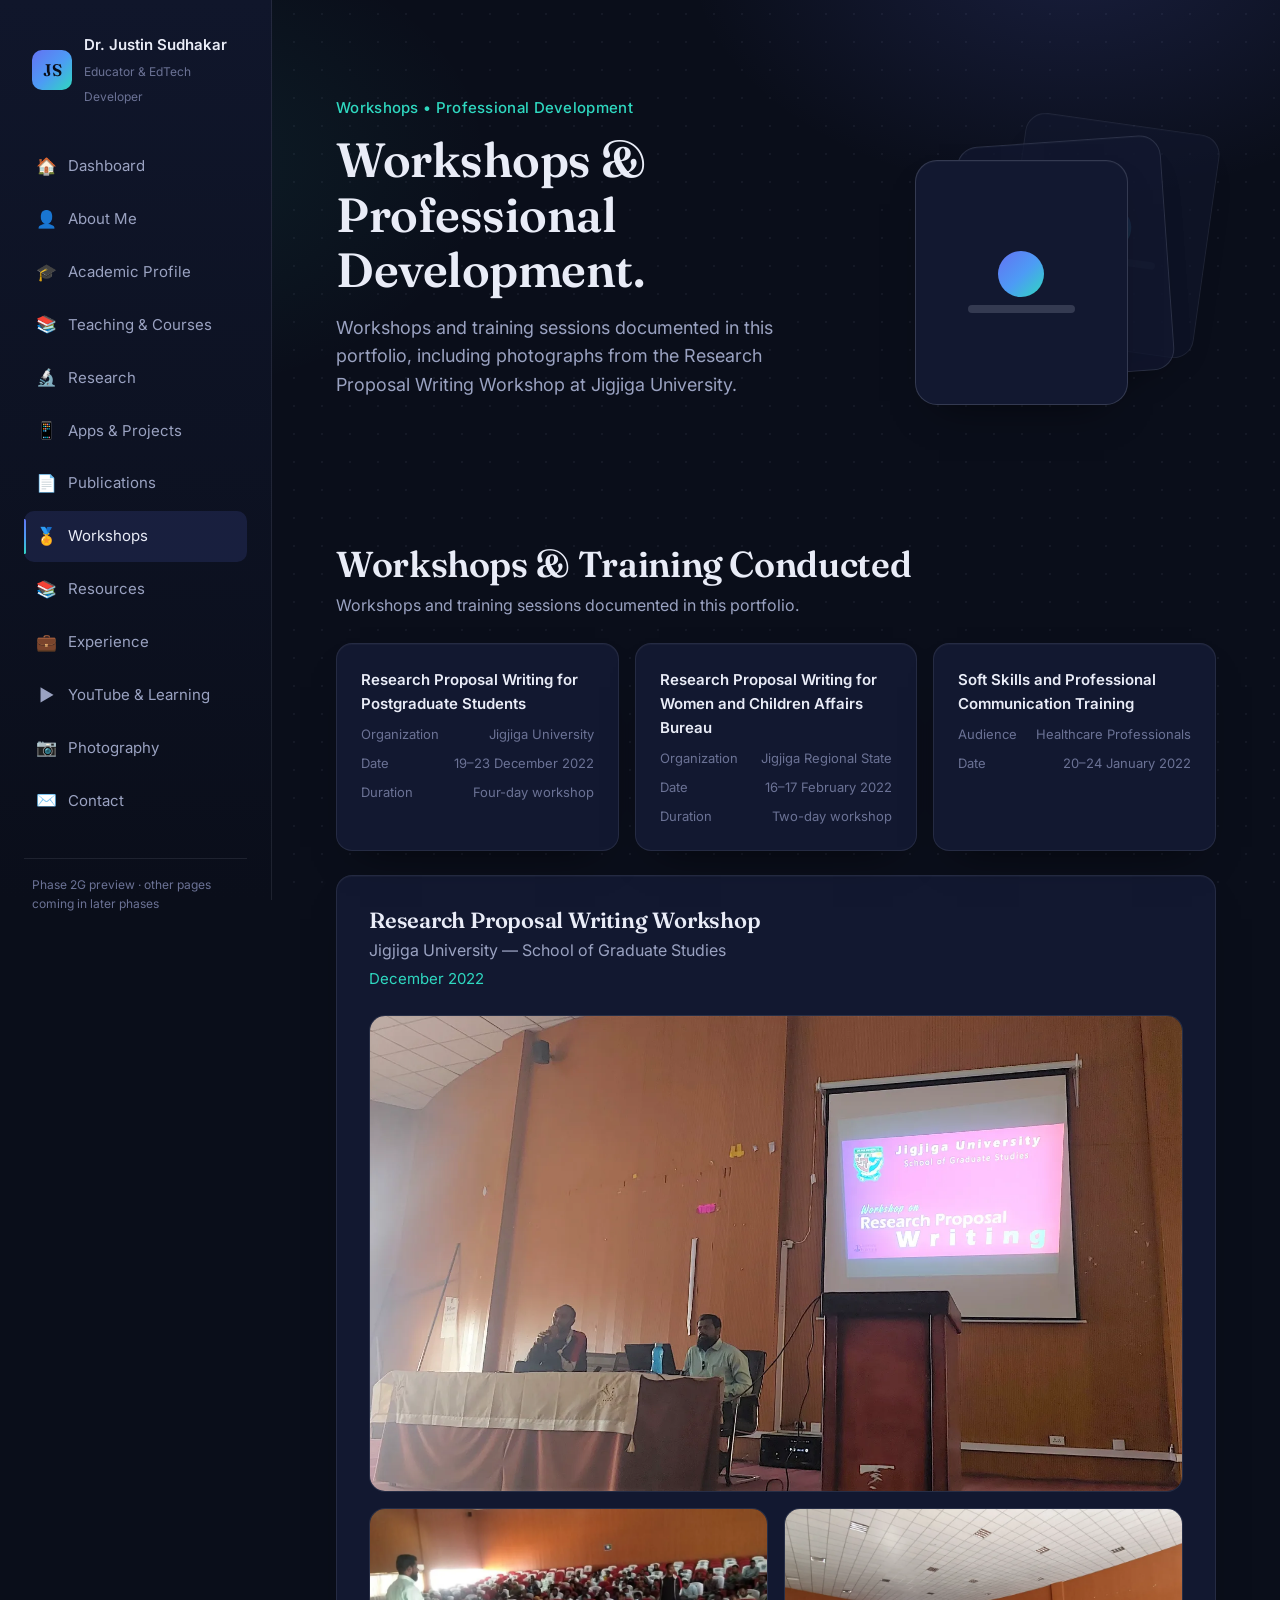
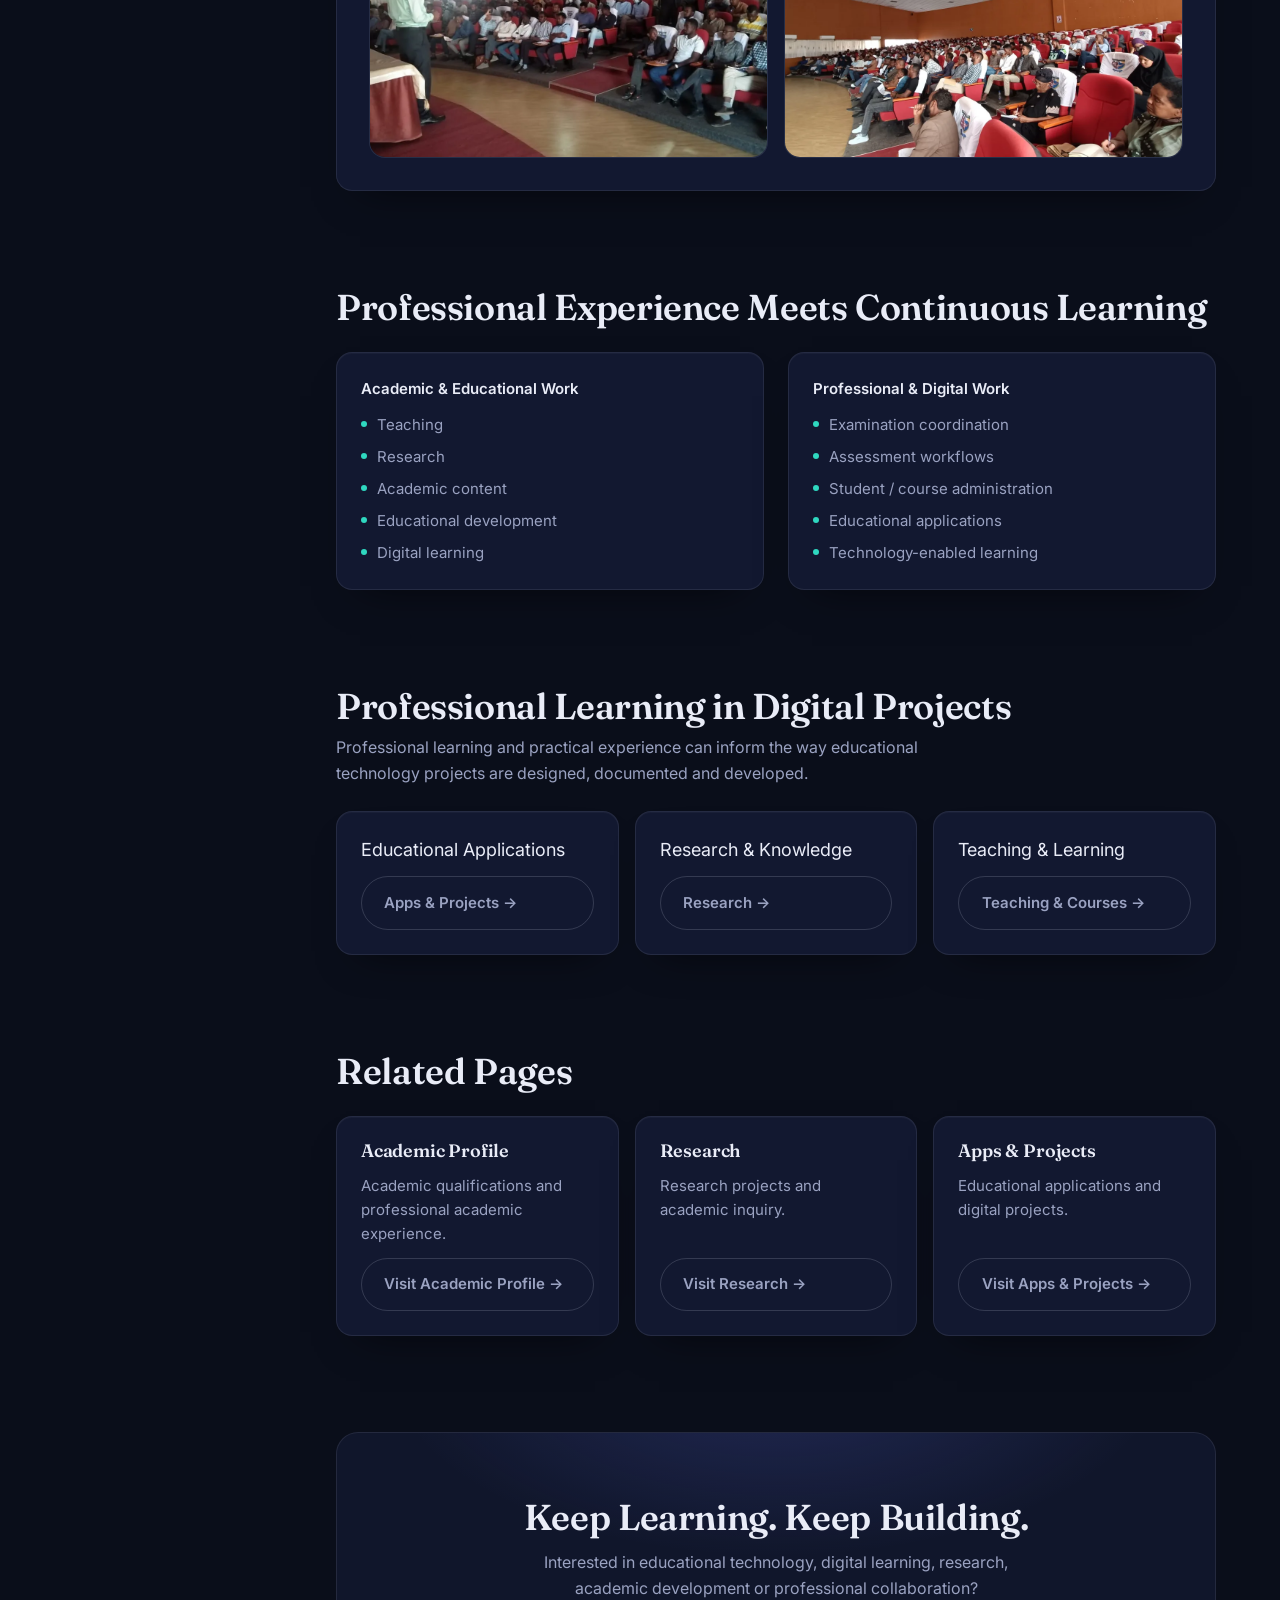
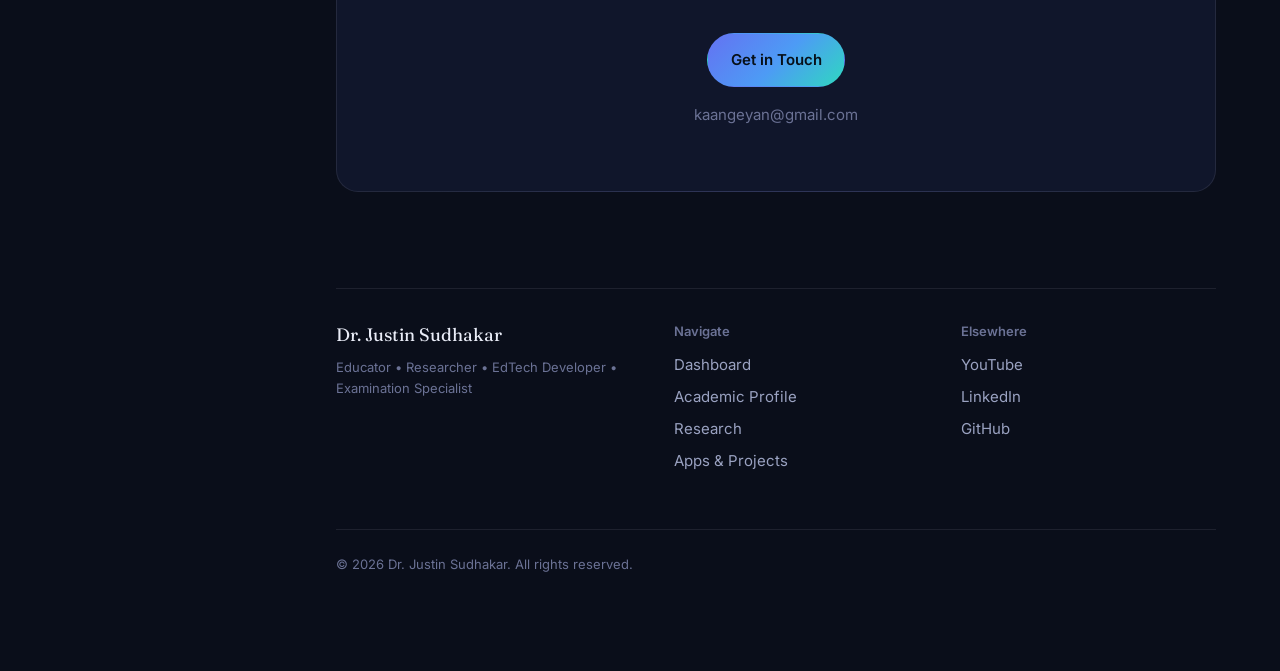
<file: certifications.html>
<!DOCTYPE html>
<html lang="en">
<head>
<meta charset="UTF-8" />
<meta name="viewport" content="width=device-width, initial-scale=1.0" />
<title>Workshops &amp; Professional Development | Dr. Justin Sudhakar</title>
<meta name="description" content="Workshops and training sessions documented in the portfolio of Dr. Justin Sudhakar, including the Research Proposal Writing Workshop at Jigjiga University." />
<meta property="og:title" content="Workshops & Professional Development | Dr. Justin Sudhakar" />
<meta property="og:description" content="Workshops and training sessions documented in this portfolio, including the Research Proposal Writing Workshop at Jigjiga University." />
<meta property="og:type" content="profile" />
<meta property="og:url" content="https://kaangeyan.github.io/justin-portfolio/certifications.html" />
<meta property="og:image" content="https://kaangeyan.github.io/justin-portfolio/assets/img/justin-sudhakar-og-1200x630.png" />
<link rel="canonical" href="https://kaangeyan.github.io/justin-portfolio/certifications.html" />
<link rel="icon" href="favicon.ico" sizes="any" />
<link rel="icon" type="image/png" sizes="32x32" href="assets/img/favicon-32x32.png" />
<link rel="icon" type="image/png" sizes="16x16" href="assets/img/favicon-16x16.png" />
<link rel="apple-touch-icon" sizes="180x180" href="assets/img/apple-touch-icon.png" />

<link rel="preconnect" href="https://fonts.googleapis.com" />
<link rel="preconnect" href="https://fonts.gstatic.com" crossorigin />
<link href="https://fonts.googleapis.com/css2?family=Fraunces:opsz,wght@9..144,500;9..144,600&family=Inter:wght@400;500;600;700&display=swap" rel="stylesheet" />

<link rel="stylesheet" href="css/styles.css" />
<link rel="stylesheet" href="css/certifications.css" />
</head>
<body>
<div class="bg-field" aria-hidden="true"></div>

<div class="shell">

  <!-- ================= Sidebar navigation (desktop) ================= -->
  <aside class="sidebar" aria-label="Primary">
    <a class="brand" href="index.html">
      <span class="brand-mark" aria-hidden="true">JS</span>
      <span class="brand-text">
        <span class="brand-name">Dr. Justin Sudhakar</span>
        <span class="brand-role">Educator &amp; EdTech Developer</span>
      </span>
    </a>

    <nav>
      <ul class="nav-list">
        <li><a class="nav-link" href="index.html"><span class="nav-icon">🏠</span>Dashboard</a></li>
        <li><a class="nav-link" href="about.html"><span class="nav-icon">👤</span>About Me</a></li>
        <li><a class="nav-link" href="academic-profile.html"><span class="nav-icon">🎓</span>Academic Profile</a></li>
        <li><a class="nav-link" href="teaching.html"><span class="nav-icon">📚</span>Teaching &amp; Courses</a></li>
        <li><a class="nav-link" href="research.html"><span class="nav-icon">🔬</span>Research</a></li>
        <li><a class="nav-link" href="projects.html"><span class="nav-icon">📱</span>Apps &amp; Projects</a></li>
        <li><a class="nav-link" href="publications.html"><span class="nav-icon">📄</span>Publications</a></li>
        <li><a class="nav-link" href="certifications.html" aria-current="page"><span class="nav-icon">🏅</span>Workshops</a></li>
        <li><a class="nav-link" href="resources.html"><span class="nav-icon">📚</span>Resources</a></li>
        <li><a class="nav-link" href="experience.html"><span class="nav-icon">💼</span>Experience</a></li>
        <li><a class="nav-link" href="youtube.html"><span class="nav-icon">▶️</span>YouTube &amp; Learning</a></li>
        <li><a class="nav-link" href="photography.html"><span class="nav-icon">📷</span>Photography</a></li>
        <li><a class="nav-link" href="contact.html"><span class="nav-icon">✉️</span>Contact</a></li>
      </ul>
    </nav>

    <div class="sidebar-footer">
      Phase 2G preview · other pages coming in later phases
    </div>
  </aside>

  <!-- ================= Mobile top bar ================= -->
  <header class="topbar">
    <a class="brand" href="index.html" style="padding:0;">
      <span class="brand-mark" aria-hidden="true">JS</span>
      <span class="brand-text">
        <span class="brand-name">Dr. Justin Sudhakar</span>
      </span>
    </a>
    <button class="menu-toggle" id="menuToggle" aria-label="Open menu" aria-expanded="false" aria-controls="mobileNav">
      <span aria-hidden="true">☰</span>
    </button>
  </header>

  <!-- ================= Mobile nav drawer ================= -->
  <div class="mobile-nav" id="mobileNav">
    <div class="mobile-nav-backdrop" id="mobileNavBackdrop"></div>
    <div class="mobile-nav-panel" role="dialog" aria-modal="true" aria-label="Site navigation">
      <div class="mobile-nav-header">
        <span class="brand-text">
          <span class="brand-name">Menu</span>
        </span>
        <button class="menu-toggle" id="menuClose" aria-label="Close menu">
          <span aria-hidden="true">✕</span>
        </button>
      </div>
      <nav>
        <ul class="nav-list">
          <li><a class="nav-link" href="index.html"><span class="nav-icon">🏠</span>Dashboard</a></li>
          <li><a class="nav-link" href="about.html"><span class="nav-icon">👤</span>About Me</a></li>
          <li><a class="nav-link" href="academic-profile.html"><span class="nav-icon">🎓</span>Academic Profile</a></li>
          <li><a class="nav-link" href="teaching.html"><span class="nav-icon">📚</span>Teaching &amp; Courses</a></li>
          <li><a class="nav-link" href="research.html"><span class="nav-icon">🔬</span>Research</a></li>
          <li><a class="nav-link" href="projects.html"><span class="nav-icon">📱</span>Apps &amp; Projects</a></li>
          <li><a class="nav-link" href="publications.html"><span class="nav-icon">📄</span>Publications</a></li>
          <li><a class="nav-link" href="certifications.html" aria-current="page"><span class="nav-icon">🏅</span>Workshops</a></li>
          <li><a class="nav-link" href="resources.html"><span class="nav-icon">📚</span>Resources</a></li>
          <li><a class="nav-link" href="experience.html"><span class="nav-icon">💼</span>Experience</a></li>
          <li><a class="nav-link" href="youtube.html"><span class="nav-icon">▶️</span>YouTube &amp; Learning</a></li>
          <li><a class="nav-link" href="photography.html"><span class="nav-icon">📷</span>Photography</a></li>
          <li><a class="nav-link" href="contact.html"><span class="nav-icon">✉️</span>Contact</a></li>
        </ul>
      </nav>
    </div>
  </div>

  <!-- ================= Main content ================= -->
  <main class="main" id="main">

    <!-- ===== Hero ===== -->
    <section class="page-section cert-hero" aria-labelledby="cert-hero-title">
      <div>
        <p class="eyebrow">Workshops • Professional Development</p>
        <h1 class="cert-hero-title" id="cert-hero-title">Workshops &amp; Professional Development.</h1>
        <p class="cert-hero-lede">Workshops and training sessions documented in this portfolio, including photographs from the Research Proposal Writing Workshop at Jigjiga University.</p>
      </div>
      <div class="cert-motif" aria-hidden="true">
        <div class="cert-badge-shape is-back"></div>
        <div class="cert-badge-shape is-mid"></div>
        <div class="cert-badge-shape is-front"></div>
      </div>
    </section>

    <!-- ===== Section 5: Workshops & Training Conducted ===== -->
    <section class="page-section" aria-labelledby="conducted-title">
      <h2 class="section-title" id="conducted-title">Workshops &amp; Training Conducted</h2>
      <p class="section-lede">Workshops and training sessions documented in this portfolio.</p>

      <div class="dev-card-grid" style="margin-top:var(--sp-5);">
        <div class="card dev-card" style="border-style:solid;">
          <div class="dev-card-title">Research Proposal Writing for Postgraduate Students</div>
          <div class="dev-field-row"><span>Organization</span><span>Jigjiga University</span></div>
          <div class="dev-field-row"><span>Date</span><span>19–23 December 2022</span></div>
          <div class="dev-field-row"><span>Duration</span><span>Four-day workshop</span></div>
        </div>
        <div class="card dev-card" style="border-style:solid;">
          <div class="dev-card-title">Research Proposal Writing for Women and Children Affairs Bureau</div>
          <div class="dev-field-row"><span>Organization</span><span>Jigjiga Regional State</span></div>
          <div class="dev-field-row"><span>Date</span><span>16–17 February 2022</span></div>
          <div class="dev-field-row"><span>Duration</span><span>Two-day workshop</span></div>
        </div>
        <div class="card dev-card" style="border-style:solid;">
          <div class="dev-card-title">Soft Skills and Professional Communication Training</div>
          <div class="dev-field-row"><span>Audience</span><span>Healthcare Professionals</span></div>
          <div class="dev-field-row"><span>Date</span><span>20–24 January 2022</span></div>
        </div>
      </div>

      <div class="card workshop-highlight" style="margin-top:var(--sp-5);">
        <div class="workshop-meta">
          <h3 class="workshop-title">Research Proposal Writing Workshop</h3>
          <p class="workshop-place">Jigjiga University — School of Graduate Studies</p>
          <p class="workshop-date">December 2022</p>
        </div>

        <div class="workshop-gallery">
          <figure class="workshop-photo is-featured">
            <img src="assets/img/workshops/research-proposal-workshop-2022-featured.webp" alt="Research Proposal Writing Workshop at Jigjiga University" width="1600" height="936" loading="lazy" decoding="async" />
          </figure>
          <figure class="workshop-photo">
            <img src="assets/img/workshops/research-proposal-workshop-2022-participants-1.webp" alt="Participants attending the Research Proposal Writing Workshop" width="1040" height="780" loading="lazy" decoding="async" />
          </figure>
          <figure class="workshop-photo">
            <img src="assets/img/workshops/research-proposal-workshop-2022-participants-2.webp" alt="Participants during the Research Proposal Writing Workshop" width="1200" height="676" loading="lazy" decoding="async" />
          </figure>
        </div>
      </div>
    </section>

    <!-- ===== Section 8: Professional Experience Meets Continuous Learning ===== -->
    <section class="page-section" aria-labelledby="meets-title">
      <h2 class="section-title" id="meets-title">Professional Experience Meets Continuous Learning</h2>
      <div class="experience-columns" style="margin-top:var(--sp-5);">
        <div class="card experience-column">
          <div class="experience-column-title">Academic &amp; Educational Work</div>
          <ul>
            <li>Teaching</li>
            <li>Research</li>
            <li>Academic content</li>
            <li>Educational development</li>
            <li>Digital learning</li>
          </ul>
        </div>
        <div class="card experience-column">
          <div class="experience-column-title">Professional &amp; Digital Work</div>
          <ul>
            <li>Examination coordination</li>
            <li>Assessment workflows</li>
            <li>Student / course administration</li>
            <li>Educational applications</li>
            <li>Technology-enabled learning</li>
          </ul>
        </div>
      </div>
    </section>

    <!-- ===== Section 9: Professional Learning in Digital Projects ===== -->
    <section class="page-section" aria-labelledby="digital-connect-title">
      <h2 class="section-title" id="digital-connect-title">Professional Learning in Digital Projects</h2>
      <p class="section-lede">Professional learning and practical experience can inform the way educational technology projects are designed, documented and developed.</p>

      <div class="link-card-grid" style="margin-top:var(--sp-5);">
        <div class="card link-card">
          <div class="link-card-title">Educational Applications</div>
          <a class="btn btn-ghost" href="projects.html">Apps &amp; Projects →</a>
        </div>
        <div class="card link-card">
          <div class="link-card-title">Research &amp; Knowledge</div>
          <a class="btn btn-ghost" href="research.html">Research →</a>
        </div>
        <div class="card link-card">
          <div class="link-card-title">Teaching &amp; Learning</div>
          <a class="btn btn-ghost" href="teaching.html">Teaching &amp; Courses →</a>
        </div>
      </div>
    </section>

    <!-- ===== Section 12: Related pages ===== -->
    <section class="page-section" aria-labelledby="related-title">
      <h2 class="section-title" id="related-title">Related Pages</h2>
      <div class="related-grid" style="margin-top:var(--sp-5);">
        <div class="card related-card">
          <h3 class="related-title">Academic Profile</h3>
          <p class="related-desc">Academic qualifications and professional academic experience.</p>
          <a class="btn btn-ghost" href="academic-profile.html">Visit Academic Profile →</a>
        </div>
        <div class="card related-card">
          <h3 class="related-title">Research</h3>
          <p class="related-desc">Research projects and academic inquiry.</p>
          <a class="btn btn-ghost" href="research.html">Visit Research →</a>
        </div>
        <div class="card related-card">
          <h3 class="related-title">Apps &amp; Projects</h3>
          <p class="related-desc">Educational applications and digital projects.</p>
          <a class="btn btn-ghost" href="projects.html">Visit Apps &amp; Projects →</a>
        </div>
      </div>
    </section>

    <!-- ===== Collaboration CTA ===== -->
    <section class="page-section" aria-labelledby="cta-title">
      <div class="cta-panel">
        <h2 class="cta-title" id="cta-title">Keep Learning. Keep Building.</h2>
        <p class="cta-copy">Interested in educational technology, digital learning, research, academic development or professional collaboration?</p>
        <div class="cta-actions">
          <a class="btn btn-primary" href="contact.html">Get in Touch</a>
        </div>
        <p class="cta-email"><a href="mailto:kaangeyan@gmail.com">kaangeyan@gmail.com</a></p>
      </div>
    </section>

    <!-- ===== Footer ===== -->
    <footer class="page-section site-footer">
      <div class="footer-brand">
        <div class="brand-name">Dr. Justin Sudhakar</div>
        <p class="brand-role">Educator • Researcher • EdTech Developer • Examination Specialist</p>
      </div>
      <div>
        <div class="footer-col-title">Navigate</div>
        <nav class="footer-links">
          <a href="index.html">Dashboard</a>
          <a href="academic-profile.html">Academic Profile</a>
          <a href="research.html">Research</a>
          <a href="projects.html">Apps &amp; Projects</a>
        </nav>
      </div>
      <div>
        <div class="footer-col-title">Elsewhere</div>
        <nav class="footer-links">
          <a href="https://www.youtube.com/channel/UCAciCJotVFrAyKCNyshcMDw?view_as=subscriber" target="_blank" rel="noopener noreferrer">YouTube</a>
          <a href="https://www.linkedin.com/in/justinkaangeyan" target="_blank" rel="noopener noreferrer">LinkedIn</a>
          <a href="https://github.com/kaangeyan" target="_blank" rel="noopener noreferrer">GitHub</a>
        </nav>
      </div>
      <div class="footer-bottom">
        <span>© 2026 Dr. Justin Sudhakar. All rights reserved.</span>
      </div>
    </footer>

  </main>
</div>

<script src="js/main.js"></script>
</body>
</html>
</file>
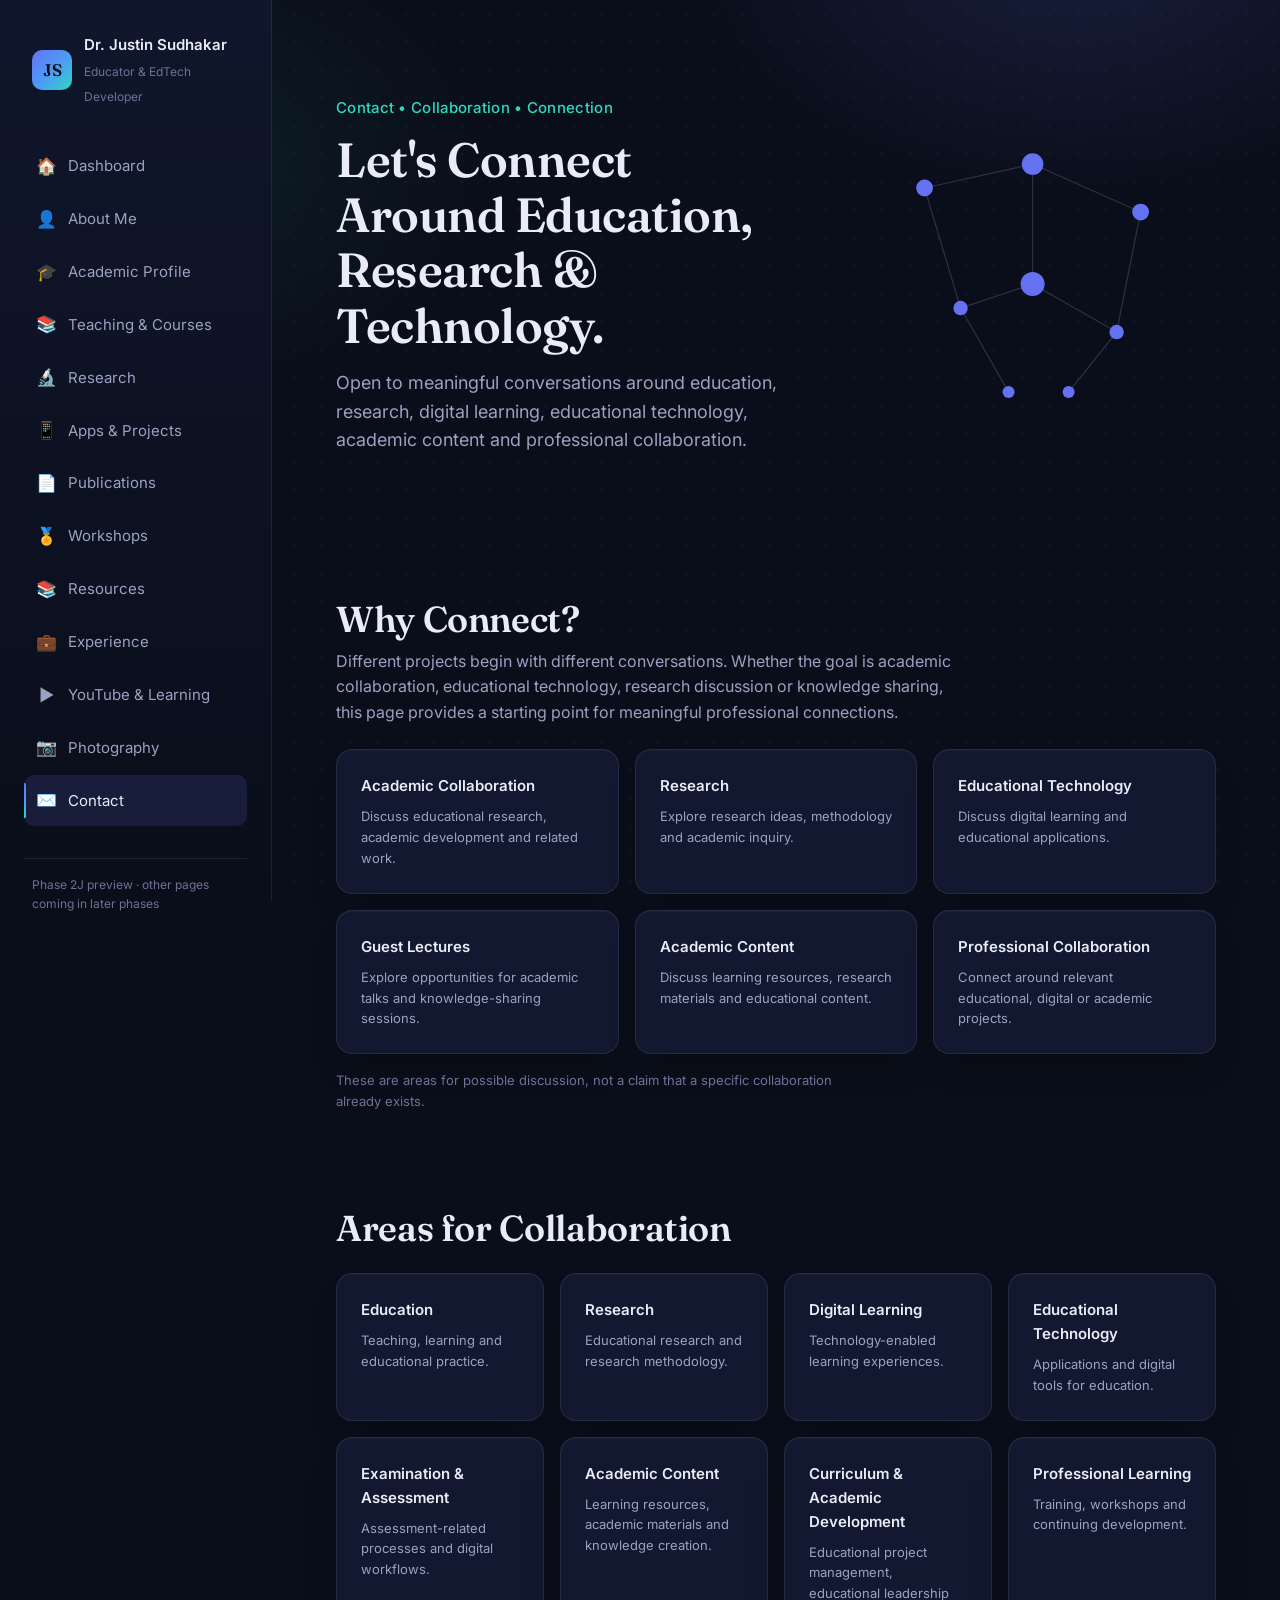
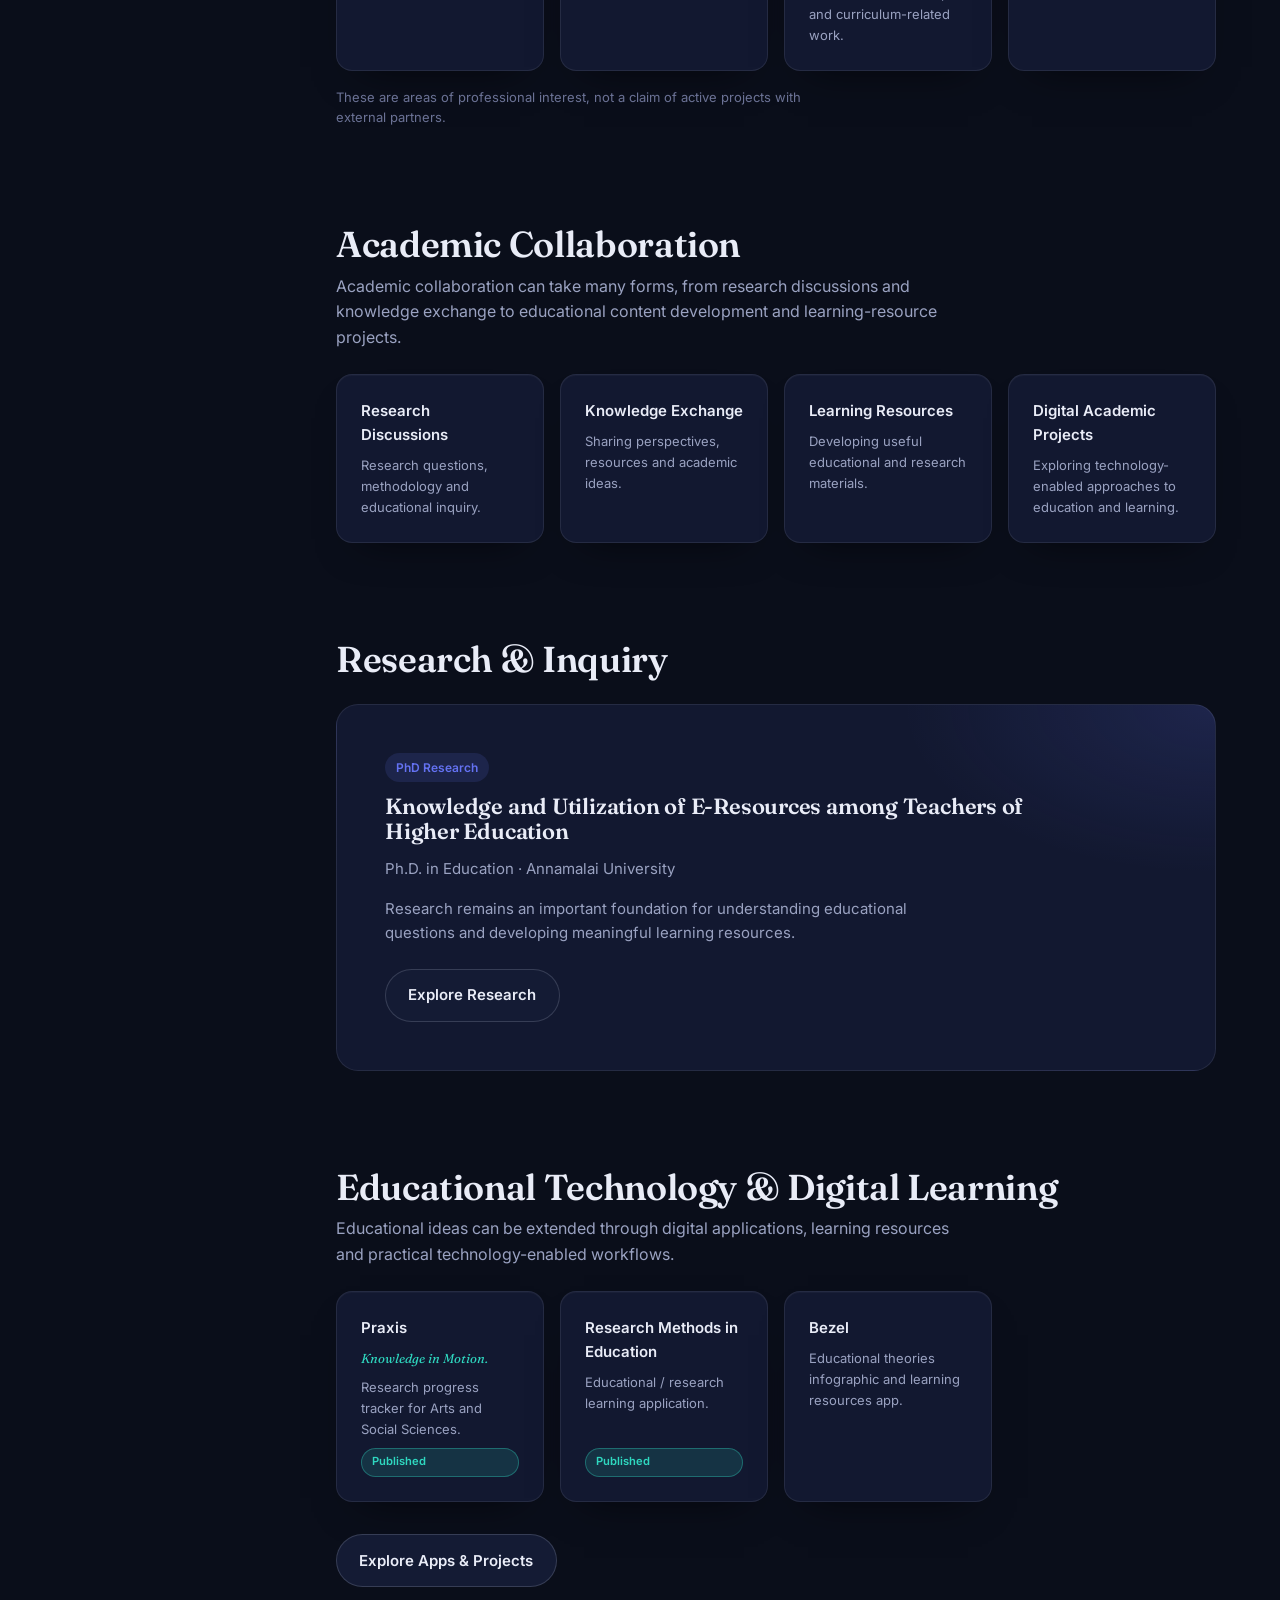
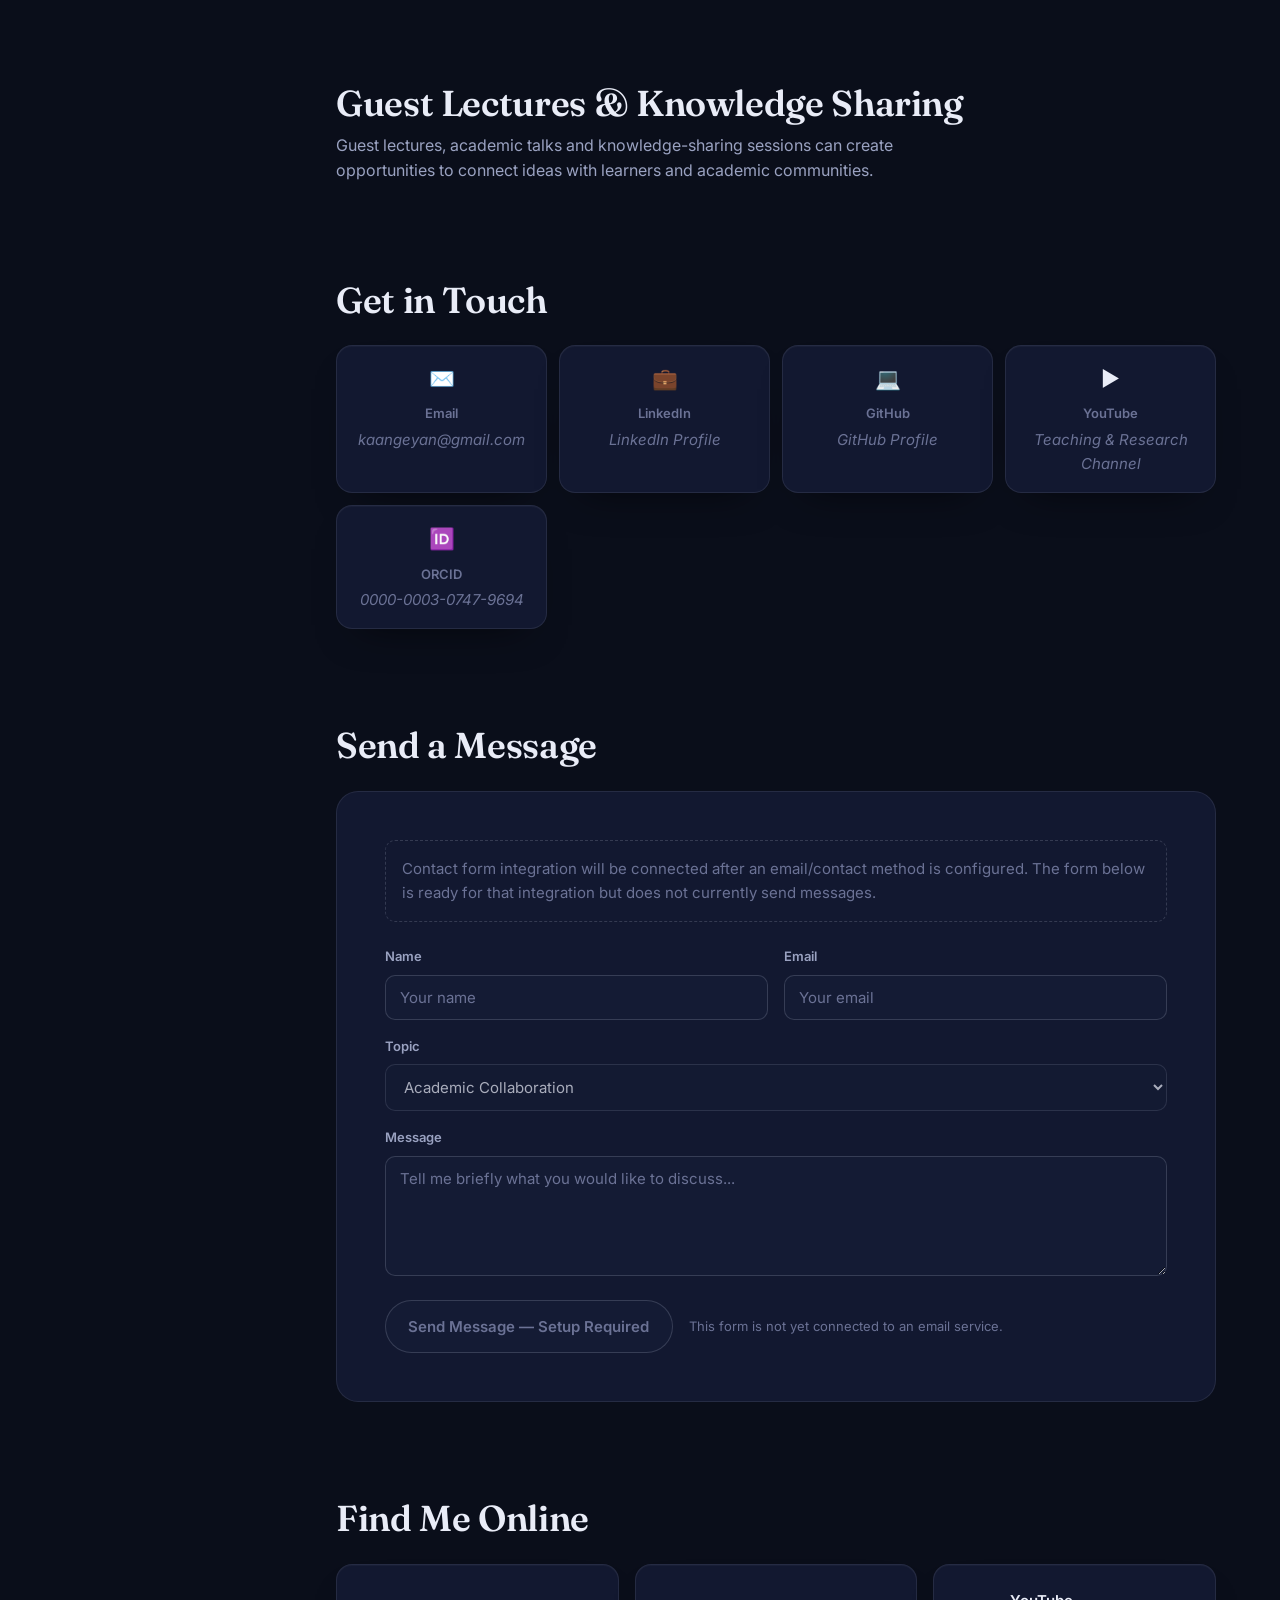
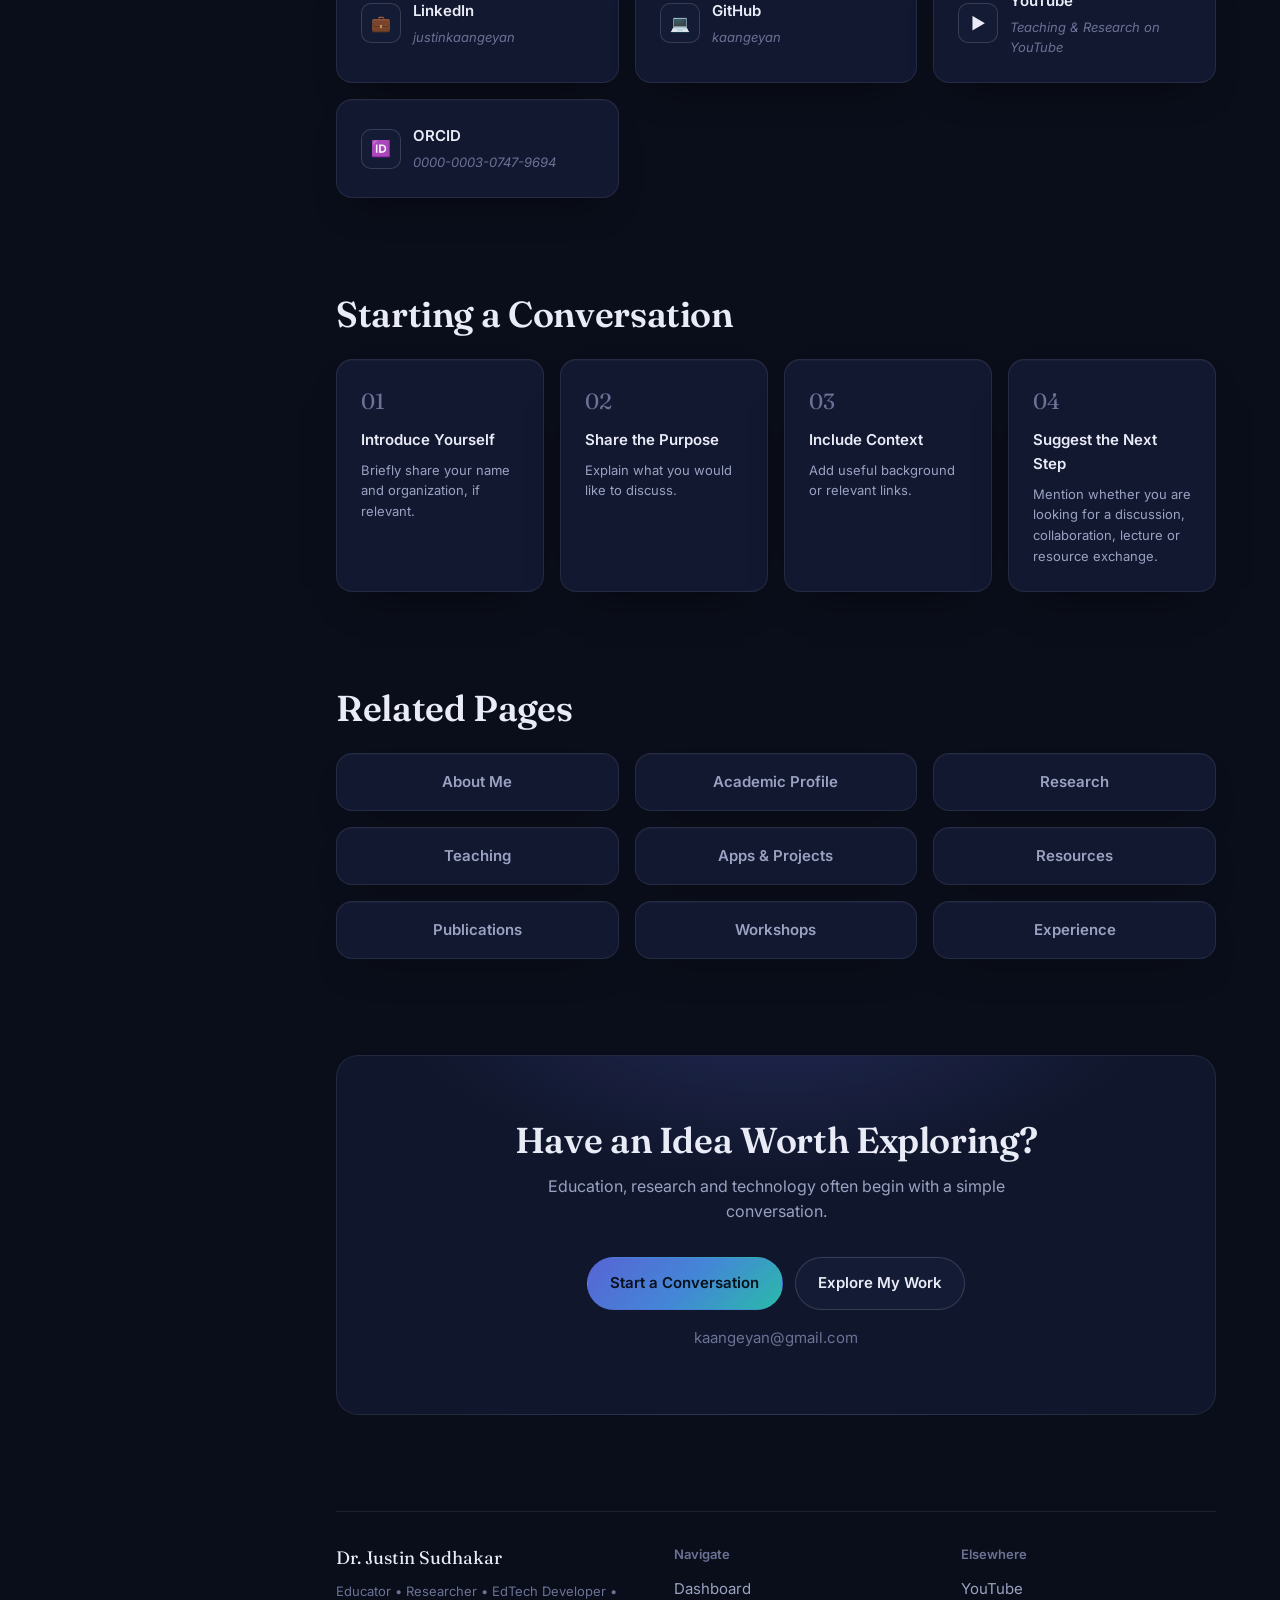
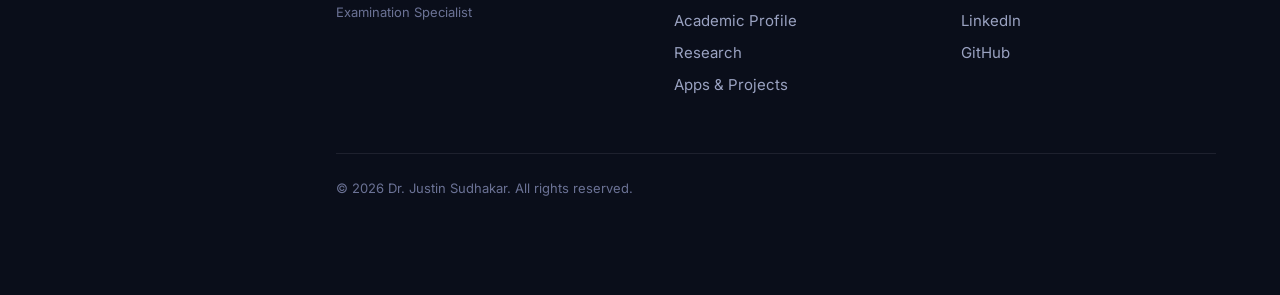
<file: contact.html>
<!DOCTYPE html>
<html lang="en">
<head>
<meta charset="UTF-8" />
<meta name="viewport" content="width=device-width, initial-scale=1.0" />
<title>Contact &amp; Academic Collaboration | Dr. Justin Sudhakar</title>
<meta name="description" content="Connect with Dr. Justin Sudhakar for academic collaboration, research discussion, educational technology, guest lectures or professional connection." />
<meta property="og:title" content="Contact & Academic Collaboration | Dr. Justin Sudhakar" />
<meta property="og:description" content="Open to meaningful conversations around education, research, digital learning, educational technology, academic content and professional collaboration." />
<meta property="og:type" content="profile" />
<meta property="og:url" content="https://kaangeyan.github.io/justin-portfolio/contact.html" />
<meta property="og:image" content="https://kaangeyan.github.io/justin-portfolio/assets/img/justin-sudhakar-og-1200x630.png" />
<link rel="canonical" href="https://kaangeyan.github.io/justin-portfolio/contact.html" />
<link rel="icon" href="favicon.ico" sizes="any" />
<link rel="icon" type="image/png" sizes="32x32" href="assets/img/favicon-32x32.png" />
<link rel="icon" type="image/png" sizes="16x16" href="assets/img/favicon-16x16.png" />
<link rel="apple-touch-icon" sizes="180x180" href="assets/img/apple-touch-icon.png" />

<link rel="preconnect" href="https://fonts.googleapis.com" />
<link rel="preconnect" href="https://fonts.gstatic.com" crossorigin />
<link href="https://fonts.googleapis.com/css2?family=Fraunces:opsz,wght@9..144,500;9..144,600&family=Inter:wght@400;500;600;700&display=swap" rel="stylesheet" />

<link rel="stylesheet" href="css/styles.css" />
<link rel="stylesheet" href="css/contact.css" />
</head>
<body>
<div class="bg-field" aria-hidden="true"></div>

<div class="shell">

  <!-- ================= Sidebar navigation (desktop) ================= -->
  <aside class="sidebar" aria-label="Primary">
    <a class="brand" href="index.html">
      <span class="brand-mark" aria-hidden="true">JS</span>
      <span class="brand-text">
        <span class="brand-name">Dr. Justin Sudhakar</span>
        <span class="brand-role">Educator &amp; EdTech Developer</span>
      </span>
    </a>

    <nav>
      <ul class="nav-list">
        <li><a class="nav-link" href="index.html"><span class="nav-icon">🏠</span>Dashboard</a></li>
        <li><a class="nav-link" href="about.html"><span class="nav-icon">👤</span>About Me</a></li>
        <li><a class="nav-link" href="academic-profile.html"><span class="nav-icon">🎓</span>Academic Profile</a></li>
        <li><a class="nav-link" href="teaching.html"><span class="nav-icon">📚</span>Teaching &amp; Courses</a></li>
        <li><a class="nav-link" href="research.html"><span class="nav-icon">🔬</span>Research</a></li>
        <li><a class="nav-link" href="projects.html"><span class="nav-icon">📱</span>Apps &amp; Projects</a></li>
        <li><a class="nav-link" href="publications.html"><span class="nav-icon">📄</span>Publications</a></li>
        <li><a class="nav-link" href="certifications.html"><span class="nav-icon">🏅</span>Workshops</a></li>
        <li><a class="nav-link" href="resources.html"><span class="nav-icon">📚</span>Resources</a></li>
        <li><a class="nav-link" href="experience.html"><span class="nav-icon">💼</span>Experience</a></li>
        <li><a class="nav-link" href="youtube.html"><span class="nav-icon">▶️</span>YouTube &amp; Learning</a></li>
        <li><a class="nav-link" href="photography.html"><span class="nav-icon">📷</span>Photography</a></li>
        <li><a class="nav-link" href="contact.html" aria-current="page"><span class="nav-icon">✉️</span>Contact</a></li>
      </ul>
    </nav>

    <div class="sidebar-footer">
      Phase 2J preview · other pages coming in later phases
    </div>
  </aside>

  <!-- ================= Mobile top bar ================= -->
  <header class="topbar">
    <a class="brand" href="index.html" style="padding:0;">
      <span class="brand-mark" aria-hidden="true">JS</span>
      <span class="brand-text">
        <span class="brand-name">Dr. Justin Sudhakar</span>
      </span>
    </a>
    <button class="menu-toggle" id="menuToggle" aria-label="Open menu" aria-expanded="false" aria-controls="mobileNav">
      <span aria-hidden="true">☰</span>
    </button>
  </header>

  <!-- ================= Mobile nav drawer ================= -->
  <div class="mobile-nav" id="mobileNav">
    <div class="mobile-nav-backdrop" id="mobileNavBackdrop"></div>
    <div class="mobile-nav-panel" role="dialog" aria-modal="true" aria-label="Site navigation">
      <div class="mobile-nav-header">
        <span class="brand-text">
          <span class="brand-name">Menu</span>
        </span>
        <button class="menu-toggle" id="menuClose" aria-label="Close menu">
          <span aria-hidden="true">✕</span>
        </button>
      </div>
      <nav>
        <ul class="nav-list">
          <li><a class="nav-link" href="index.html"><span class="nav-icon">🏠</span>Dashboard</a></li>
          <li><a class="nav-link" href="about.html"><span class="nav-icon">👤</span>About Me</a></li>
          <li><a class="nav-link" href="academic-profile.html"><span class="nav-icon">🎓</span>Academic Profile</a></li>
          <li><a class="nav-link" href="teaching.html"><span class="nav-icon">📚</span>Teaching &amp; Courses</a></li>
          <li><a class="nav-link" href="research.html"><span class="nav-icon">🔬</span>Research</a></li>
          <li><a class="nav-link" href="projects.html"><span class="nav-icon">📱</span>Apps &amp; Projects</a></li>
          <li><a class="nav-link" href="publications.html"><span class="nav-icon">📄</span>Publications</a></li>
          <li><a class="nav-link" href="certifications.html"><span class="nav-icon">🏅</span>Workshops</a></li>
          <li><a class="nav-link" href="resources.html"><span class="nav-icon">📚</span>Resources</a></li>
          <li><a class="nav-link" href="experience.html"><span class="nav-icon">💼</span>Experience</a></li>
          <li><a class="nav-link" href="youtube.html"><span class="nav-icon">▶️</span>YouTube &amp; Learning</a></li>
          <li><a class="nav-link" href="photography.html"><span class="nav-icon">📷</span>Photography</a></li>
          <li><a class="nav-link" href="contact.html" aria-current="page"><span class="nav-icon">✉️</span>Contact</a></li>
        </ul>
      </nav>
    </div>
  </div>

  <!-- ================= Main content ================= -->
  <main class="main" id="main">

    <!-- ===== Hero ===== -->
    <section class="page-section contact-hero" aria-labelledby="contact-hero-title">
      <div>
        <p class="eyebrow">Contact • Collaboration • Connection</p>
        <h1 class="contact-hero-title" id="contact-hero-title">Let's Connect Around Education, Research &amp; Technology.</h1>
        <p class="contact-hero-lede">Open to meaningful conversations around education, research, digital learning, educational technology, academic content and professional collaboration.</p>
      </div>
      <div class="contact-motif" aria-hidden="true">
        <svg viewBox="0 0 300 260" xmlns="http://www.w3.org/2000/svg">
          <line class="contact-node-line" x1="60" y1="60" x2="150" y2="40" />
          <line class="contact-node-line" x1="150" y1="40" x2="240" y2="80" />
          <line class="contact-node-line" x1="60" y1="60" x2="90" y2="160" />
          <line class="contact-node-line" x1="150" y1="40" x2="150" y2="140" />
          <line class="contact-node-line" x1="240" y1="80" x2="220" y2="180" />
          <line class="contact-node-line" x1="90" y1="160" x2="150" y2="140" />
          <line class="contact-node-line" x1="150" y1="140" x2="220" y2="180" />
          <line class="contact-node-line" x1="90" y1="160" x2="130" y2="230" />
          <line class="contact-node-line" x1="220" y1="180" x2="180" y2="230" />
          <circle class="contact-node-dot" cx="60" cy="60" r="7" />
          <circle class="contact-node-dot" cx="150" cy="40" r="9" />
          <circle class="contact-node-dot" cx="240" cy="80" r="7" />
          <circle class="contact-node-dot" cx="90" cy="160" r="6" />
          <circle class="contact-node-dot" cx="150" cy="140" r="10" />
          <circle class="contact-node-dot" cx="220" cy="180" r="6" />
          <circle class="contact-node-dot" cx="130" cy="230" r="5" />
          <circle class="contact-node-dot" cx="180" cy="230" r="5" />
        </svg>
      </div>
    </section>

    <!-- ===== Section 1: Why Connect ===== -->
    <section class="page-section" aria-labelledby="why-title">
      <h2 class="section-title" id="why-title">Why Connect?</h2>
      <p class="section-lede">Different projects begin with different conversations. Whether the goal is academic collaboration, educational technology, research discussion or knowledge sharing, this page provides a starting point for meaningful professional connections.</p>

      <div class="why-connect-grid" style="margin-top:var(--sp-5);">
        <div class="card why-connect-card">
          <div class="why-connect-title">Academic Collaboration</div>
          <p class="why-connect-desc">Discuss educational research, academic development and related work.</p>
        </div>
        <div class="card why-connect-card">
          <div class="why-connect-title">Research</div>
          <p class="why-connect-desc">Explore research ideas, methodology and academic inquiry.</p>
        </div>
        <div class="card why-connect-card">
          <div class="why-connect-title">Educational Technology</div>
          <p class="why-connect-desc">Discuss digital learning and educational applications.</p>
        </div>
        <div class="card why-connect-card">
          <div class="why-connect-title">Guest Lectures</div>
          <p class="why-connect-desc">Explore opportunities for academic talks and knowledge-sharing sessions.</p>
        </div>
        <div class="card why-connect-card">
          <div class="why-connect-title">Academic Content</div>
          <p class="why-connect-desc">Discuss learning resources, research materials and educational content.</p>
        </div>
        <div class="card why-connect-card">
          <div class="why-connect-title">Professional Collaboration</div>
          <p class="why-connect-desc">Connect around relevant educational, digital or academic projects.</p>
        </div>
      </div>
      <p class="why-connect-note">These are areas for possible discussion, not a claim that a specific collaboration already exists.</p>
    </section>

    <!-- ===== Section 3: Areas for Collaboration ===== -->
    <section class="page-section" aria-labelledby="interest-title">
      <h2 class="section-title" id="interest-title">Areas for Collaboration</h2>
      <div class="interest-grid" style="margin-top:var(--sp-5);">
        <div class="card interest-card">
          <div class="interest-title">Education</div>
          <p class="interest-desc">Teaching, learning and educational practice.</p>
        </div>
        <div class="card interest-card">
          <div class="interest-title">Research</div>
          <p class="interest-desc">Educational research and research methodology.</p>
        </div>
        <div class="card interest-card">
          <div class="interest-title">Digital Learning</div>
          <p class="interest-desc">Technology-enabled learning experiences.</p>
        </div>
        <div class="card interest-card">
          <div class="interest-title">Educational Technology</div>
          <p class="interest-desc">Applications and digital tools for education.</p>
        </div>
        <div class="card interest-card">
          <div class="interest-title">Examination &amp; Assessment</div>
          <p class="interest-desc">Assessment-related processes and digital workflows.</p>
        </div>
        <div class="card interest-card">
          <div class="interest-title">Academic Content</div>
          <p class="interest-desc">Learning resources, academic materials and knowledge creation.</p>
        </div>
        <div class="card interest-card">
          <div class="interest-title">Curriculum &amp; Academic Development</div>
          <p class="interest-desc">Educational project management, educational leadership and curriculum-related work.</p>
        </div>
        <div class="card interest-card">
          <div class="interest-title">Professional Learning</div>
          <p class="interest-desc">Training, workshops and continuing development.</p>
        </div>
      </div>
      <p class="interest-note">These are areas of professional interest, not a claim of active projects with external partners.</p>
    </section>

    <!-- ===== Section 4: Academic Collaboration ===== -->
    <section class="page-section" aria-labelledby="academic-collab-title">
      <h2 class="section-title" id="academic-collab-title">Academic Collaboration</h2>
      <p class="section-lede">Academic collaboration can take many forms, from research discussions and knowledge exchange to educational content development and learning-resource projects.</p>

      <div class="collab-grid" style="margin-top:var(--sp-5);">
        <div class="card collab-card">
          <div class="collab-title">Research Discussions</div>
          <p class="collab-desc">Research questions, methodology and educational inquiry.</p>
        </div>
        <div class="card collab-card">
          <div class="collab-title">Knowledge Exchange</div>
          <p class="collab-desc">Sharing perspectives, resources and academic ideas.</p>
        </div>
        <div class="card collab-card">
          <div class="collab-title">Learning Resources</div>
          <p class="collab-desc">Developing useful educational and research materials.</p>
        </div>
        <div class="card collab-card">
          <div class="collab-title">Digital Academic Projects</div>
          <p class="collab-desc">Exploring technology-enabled approaches to education and learning.</p>
        </div>
      </div>
    </section>

    <!-- ===== Section 5: Research Connection ===== -->
    <section class="page-section" aria-labelledby="research-connect-title">
      <h2 class="section-title" id="research-connect-title">Research &amp; Inquiry</h2>
      <div class="research-connect-panel" style="margin-top:var(--sp-5);">
        <span class="research-connect-tag">PhD Research</span>
        <h3 class="research-connect-title">Knowledge and Utilization of E-Resources among Teachers of Higher Education</h3>
        <div class="research-connect-meta">Ph.D. in Education · Annamalai University</div>
        <p class="research-connect-copy">Research remains an important foundation for understanding educational questions and developing meaningful learning resources.</p>
        <a class="btn btn-secondary" style="margin-top:var(--sp-5);" href="research.html">Explore Research</a>
      </div>
    </section>

    <!-- ===== Section 6: Educational Technology ===== -->
    <section class="page-section" aria-labelledby="edtech-title">
      <h2 class="section-title" id="edtech-title">Educational Technology &amp; Digital Learning</h2>
      <p class="section-lede">Educational ideas can be extended through digital applications, learning resources and practical technology-enabled workflows.</p>

      <div class="edtech-project-grid" style="margin-top:var(--sp-5);">
        <div class="card edtech-project-card">
          <div class="edtech-project-name">Praxis</div>
          <p class="edtech-project-tagline">Knowledge in Motion.</p>
          <p class="edtech-project-desc">Research progress tracker for Arts and Social Sciences.</p>
          <span class="status-badge is-published">Published</span>
        </div>
        <div class="card edtech-project-card">
          <div class="edtech-project-name">Research Methods in Education</div>
          <p class="edtech-project-desc">Educational / research learning application.</p>
          <span class="status-badge is-published">Published</span>
        </div>
        <div class="card edtech-project-card">
          <div class="edtech-project-name">Bezel</div>
          <p class="edtech-project-desc">Educational theories infographic and learning resources app.</p>
        </div>
      </div>
      <a class="btn btn-secondary" style="margin-top:var(--sp-6);" href="projects.html">Explore Apps &amp; Projects</a>
    </section>

    <!-- ===== Section 7: Guest Lectures & Knowledge Sharing ===== -->
    <section class="page-section" aria-labelledby="lecture-title">
      <h2 class="section-title" id="lecture-title">Guest Lectures &amp; Knowledge Sharing</h2>
      <p class="section-lede">Guest lectures, academic talks and knowledge-sharing sessions can create opportunities to connect ideas with learners and academic communities.</p>
    </section>

    <!-- ===== Section 8: Professional Contact ===== -->
    <section class="page-section" aria-labelledby="get-in-touch-title">
      <h2 class="section-title" id="get-in-touch-title">Get in Touch</h2>
      <div class="contact-info-grid" style="margin-top:var(--sp-5);">
        <div class="card contact-info-card">
          <div class="contact-info-icon" aria-hidden="true">✉️</div>
          <div class="contact-info-label">Email</div>
          <div class="contact-info-value"><a href="mailto:kaangeyan@gmail.com" style="color:inherit;">kaangeyan@gmail.com</a></div>
        </div>
        <div class="card contact-info-card">
          <div class="contact-info-icon" aria-hidden="true">💼</div>
          <div class="contact-info-label">LinkedIn</div>
          <div class="contact-info-value"><a href="https://www.linkedin.com/in/justinkaangeyan" target="_blank" rel="noopener noreferrer" style="color:inherit;">LinkedIn Profile</a></div>
        </div>
        <div class="card contact-info-card">
          <div class="contact-info-icon" aria-hidden="true">💻</div>
          <div class="contact-info-label">GitHub</div>
          <div class="contact-info-value"><a href="https://github.com/kaangeyan" target="_blank" rel="noopener noreferrer" style="color:inherit;">GitHub Profile</a></div>
        </div>
        <div class="card contact-info-card">
          <div class="contact-info-icon" aria-hidden="true">▶️</div>
          <div class="contact-info-label">YouTube</div>
          <div class="contact-info-value"><a href="https://www.youtube.com/channel/UCAciCJotVFrAyKCNyshcMDw?view_as=subscriber" target="_blank" rel="noopener noreferrer" style="color:inherit;">Teaching &amp; Research Channel</a></div>
        </div>
        <div class="card contact-info-card">
          <div class="contact-info-icon" aria-hidden="true">🆔</div>
          <div class="contact-info-label">ORCID</div>
          <div class="contact-info-value"><a href="https://orcid.org/0000-0003-0747-9694" target="_blank" rel="noopener noreferrer" style="color:inherit;">0000-0003-0747-9694</a></div>
        </div>
      </div>
    </section>

    <!-- ===== Section 9: Contact form ===== -->
    <section class="page-section" aria-labelledby="form-title">
      <h2 class="section-title" id="form-title">Send a Message</h2>
      <div class="contact-form-panel" style="margin-top:var(--sp-5);">
        <div class="form-setup-note">Contact form integration will be connected after an email/contact method is configured. The form below is ready for that integration but does not currently send messages.</div>

        <form>
          <div class="form-grid">
            <div class="form-field">
              <label for="contact-name">Name</label>
              <input type="text" id="contact-name" name="name" placeholder="Your name" autocomplete="name" disabled />
            </div>
            <div class="form-field">
              <label for="contact-email">Email</label>
              <input type="email" id="contact-email" name="email" placeholder="Your email" autocomplete="email" disabled />
            </div>
            <div class="form-field is-full">
              <label for="contact-topic">Topic</label>
              <select id="contact-topic" name="topic" disabled>
                <option>Academic Collaboration</option>
                <option>Research</option>
                <option>Educational Technology</option>
                <option>Digital Learning</option>
                <option>Guest Lecture</option>
                <option>Academic Content</option>
                <option>Examination &amp; Assessment</option>
                <option>Professional Collaboration</option>
                <option>Other</option>
              </select>
            </div>
            <div class="form-field is-full">
              <label for="contact-message">Message</label>
              <textarea id="contact-message" name="message" placeholder="Tell me briefly what you would like to discuss..." disabled></textarea>
            </div>
            <div class="form-submit-row">
              <span class="btn-disabled" role="button" aria-disabled="true">Send Message — Setup Required</span>
              <span class="form-submit-note">This form is not yet connected to an email service.</span>
            </div>
          </div>
        </form>
      </div>
    </section>

    <!-- ===== Section 10: Professional Networks ===== -->
    <section class="page-section" aria-labelledby="networks-title">
      <h2 class="section-title" id="networks-title">Find Me Online</h2>
      <div class="network-grid" style="margin-top:var(--sp-5);">
        <div class="card network-card">
          <div class="network-icon" aria-hidden="true">💼</div>
          <div>
            <div class="network-name">LinkedIn</div>
            <div class="network-value"><a href="https://www.linkedin.com/in/justinkaangeyan" target="_blank" rel="noopener noreferrer" style="color:inherit;">justinkaangeyan</a></div>
          </div>
        </div>
        <div class="card network-card">
          <div class="network-icon" aria-hidden="true">💻</div>
          <div>
            <div class="network-name">GitHub</div>
            <div class="network-value"><a href="https://github.com/kaangeyan" target="_blank" rel="noopener noreferrer" style="color:inherit;">kaangeyan</a></div>
          </div>
        </div>
        <div class="card network-card">
          <div class="network-icon" aria-hidden="true">▶️</div>
          <div>
            <div class="network-name">YouTube</div>
            <div class="network-value"><a href="https://www.youtube.com/channel/UCAciCJotVFrAyKCNyshcMDw?view_as=subscriber" target="_blank" rel="noopener noreferrer" style="color:inherit;">Teaching &amp; Research on YouTube</a></div>
          </div>
        </div>
        <div class="card network-card">
          <div class="network-icon" aria-hidden="true">🆔</div>
          <div>
            <div class="network-name">ORCID</div>
            <div class="network-value"><a href="https://orcid.org/0000-0003-0747-9694" target="_blank" rel="noopener noreferrer" style="color:inherit;">0000-0003-0747-9694</a></div>
          </div>
        </div>
      </div>
    </section>

    <!-- ===== Section 11: Starting a Conversation ===== -->
    <section class="page-section" aria-labelledby="tips-title">
      <h2 class="section-title" id="tips-title">Starting a Conversation</h2>
      <div class="tip-grid" style="margin-top:var(--sp-5);">
        <div class="card tip-card">
          <div class="tip-num" aria-hidden="true">01</div>
          <div class="tip-title">Introduce Yourself</div>
          <p class="tip-desc">Briefly share your name and organization, if relevant.</p>
        </div>
        <div class="card tip-card">
          <div class="tip-num" aria-hidden="true">02</div>
          <div class="tip-title">Share the Purpose</div>
          <p class="tip-desc">Explain what you would like to discuss.</p>
        </div>
        <div class="card tip-card">
          <div class="tip-num" aria-hidden="true">03</div>
          <div class="tip-title">Include Context</div>
          <p class="tip-desc">Add useful background or relevant links.</p>
        </div>
        <div class="card tip-card">
          <div class="tip-num" aria-hidden="true">04</div>
          <div class="tip-title">Suggest the Next Step</div>
          <p class="tip-desc">Mention whether you are looking for a discussion, collaboration, lecture or resource exchange.</p>
        </div>
      </div>
    </section>

    <!-- ===== Section 12: Related pages ===== -->
    <section class="page-section" aria-labelledby="related-title">
      <h2 class="section-title" id="related-title">Related Pages</h2>
      <div class="contact-related-grid" style="margin-top:var(--sp-5);">
        <a class="card contact-related-card" href="about.html">About Me</a>
        <a class="card contact-related-card" href="academic-profile.html">Academic Profile</a>
        <a class="card contact-related-card" href="research.html">Research</a>
        <a class="card contact-related-card" href="teaching.html">Teaching</a>
        <a class="card contact-related-card" href="projects.html">Apps &amp; Projects</a>
        <a class="card contact-related-card" href="resources.html">Resources</a>
        <a class="card contact-related-card" href="publications.html">Publications</a>
        <a class="card contact-related-card" href="certifications.html">Workshops</a>
        <a class="card contact-related-card" href="experience.html">Experience</a>
      </div>
    </section>

    <!-- ===== Final CTA ===== -->
    <section class="page-section" aria-labelledby="final-cta-title">
      <div class="cta-panel">
        <h2 class="cta-title" id="final-cta-title">Have an Idea Worth Exploring?</h2>
        <p class="cta-copy">Education, research and technology often begin with a simple conversation.</p>
        <div class="cta-actions">
          <span class="btn btn-primary" style="opacity:0.85; cursor:not-allowed;" role="button" aria-disabled="true">Start a Conversation</span>
          <a class="btn btn-secondary" href="projects.html">Explore My Work</a>
        </div>
        <p class="cta-email"><a href="mailto:kaangeyan@gmail.com">kaangeyan@gmail.com</a></p>
      </div>
    </section>

    <!-- ===== Footer ===== -->
    <footer class="page-section site-footer">
      <div class="footer-brand">
        <div class="brand-name">Dr. Justin Sudhakar</div>
        <p class="brand-role">Educator • Researcher • EdTech Developer • Examination Specialist</p>
      </div>
      <div>
        <div class="footer-col-title">Navigate</div>
        <nav class="footer-links">
          <a href="index.html">Dashboard</a>
          <a href="academic-profile.html">Academic Profile</a>
          <a href="research.html">Research</a>
          <a href="projects.html">Apps &amp; Projects</a>
        </nav>
      </div>
      <div>
        <div class="footer-col-title">Elsewhere</div>
        <nav class="footer-links">
          <a href="https://www.youtube.com/channel/UCAciCJotVFrAyKCNyshcMDw?view_as=subscriber" target="_blank" rel="noopener noreferrer">YouTube</a>
          <a href="https://www.linkedin.com/in/justinkaangeyan" target="_blank" rel="noopener noreferrer">LinkedIn</a>
          <a href="https://github.com/kaangeyan" target="_blank" rel="noopener noreferrer">GitHub</a>
        </nav>
      </div>
      <div class="footer-bottom">
        <span>© 2026 Dr. Justin Sudhakar. All rights reserved.</span>
      </div>
    </footer>

  </main>
</div>

<script src="js/main.js"></script>
</body>
</html>
</file>
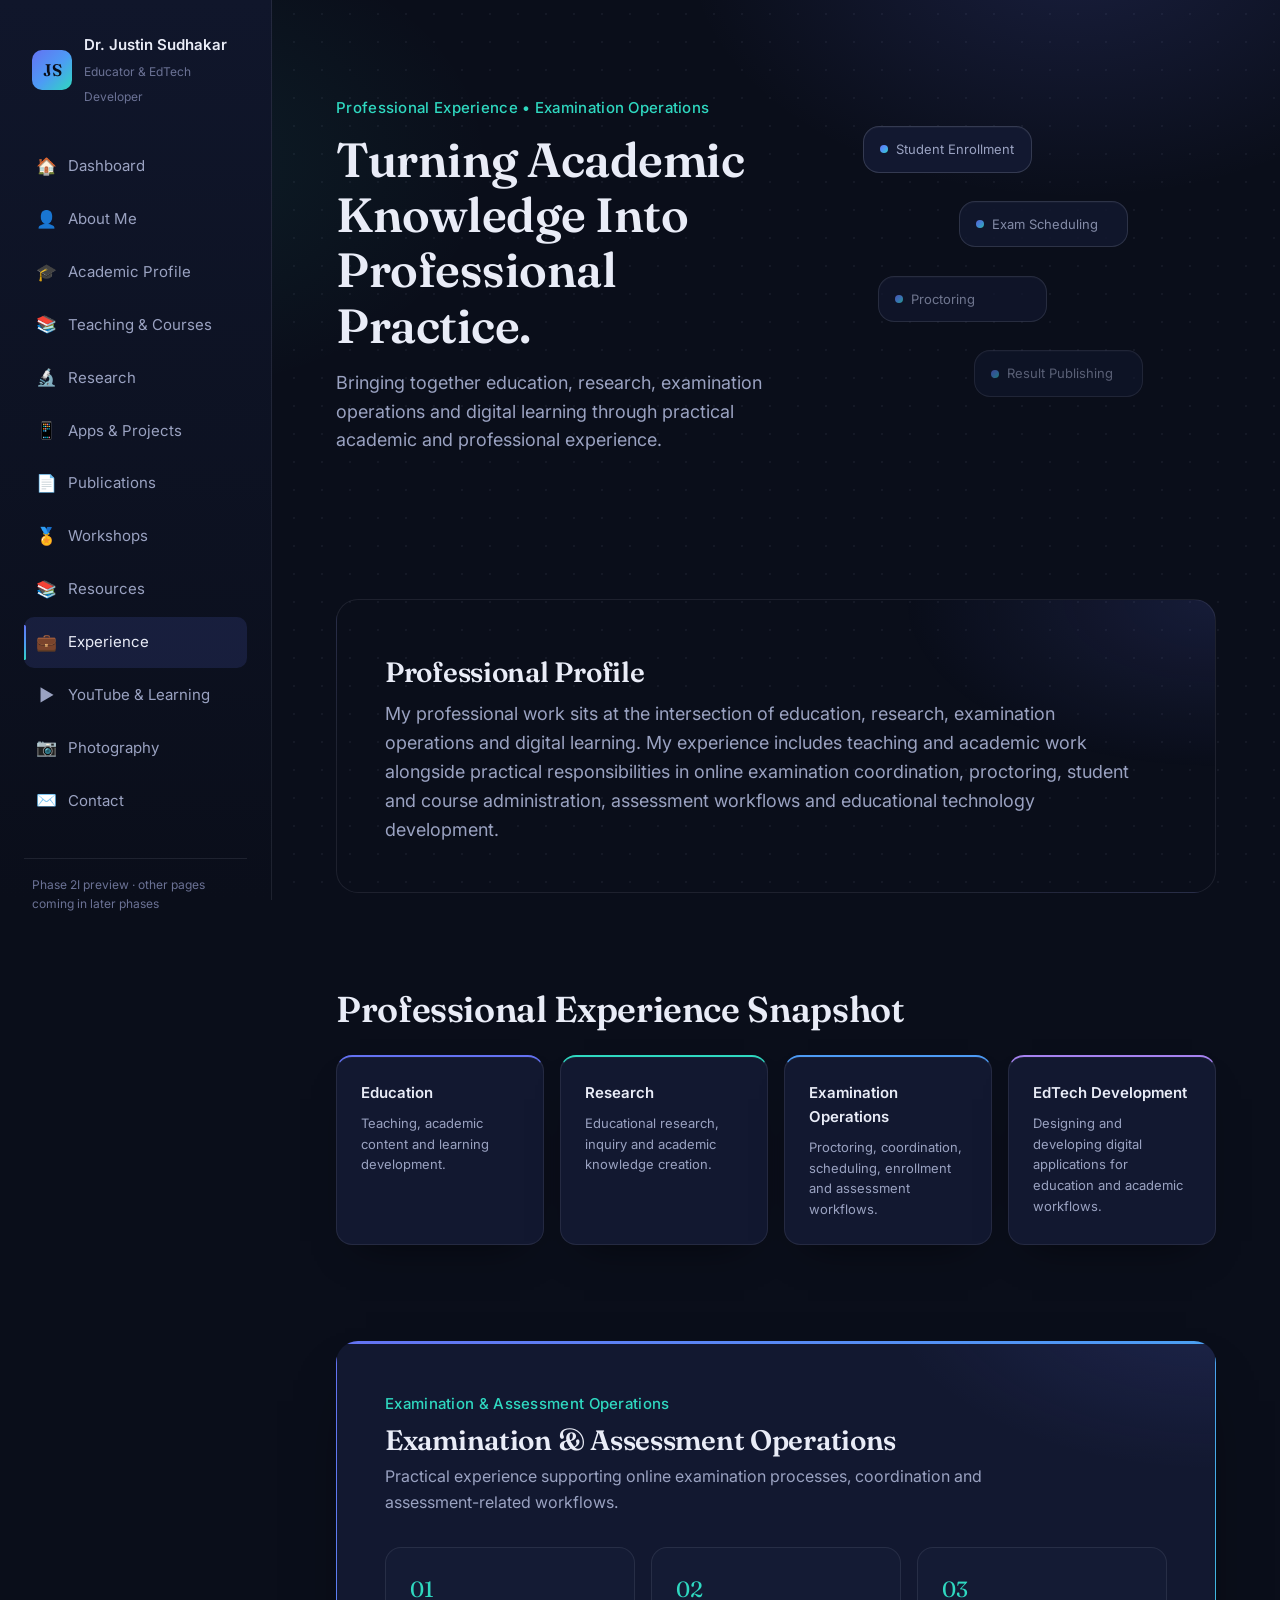
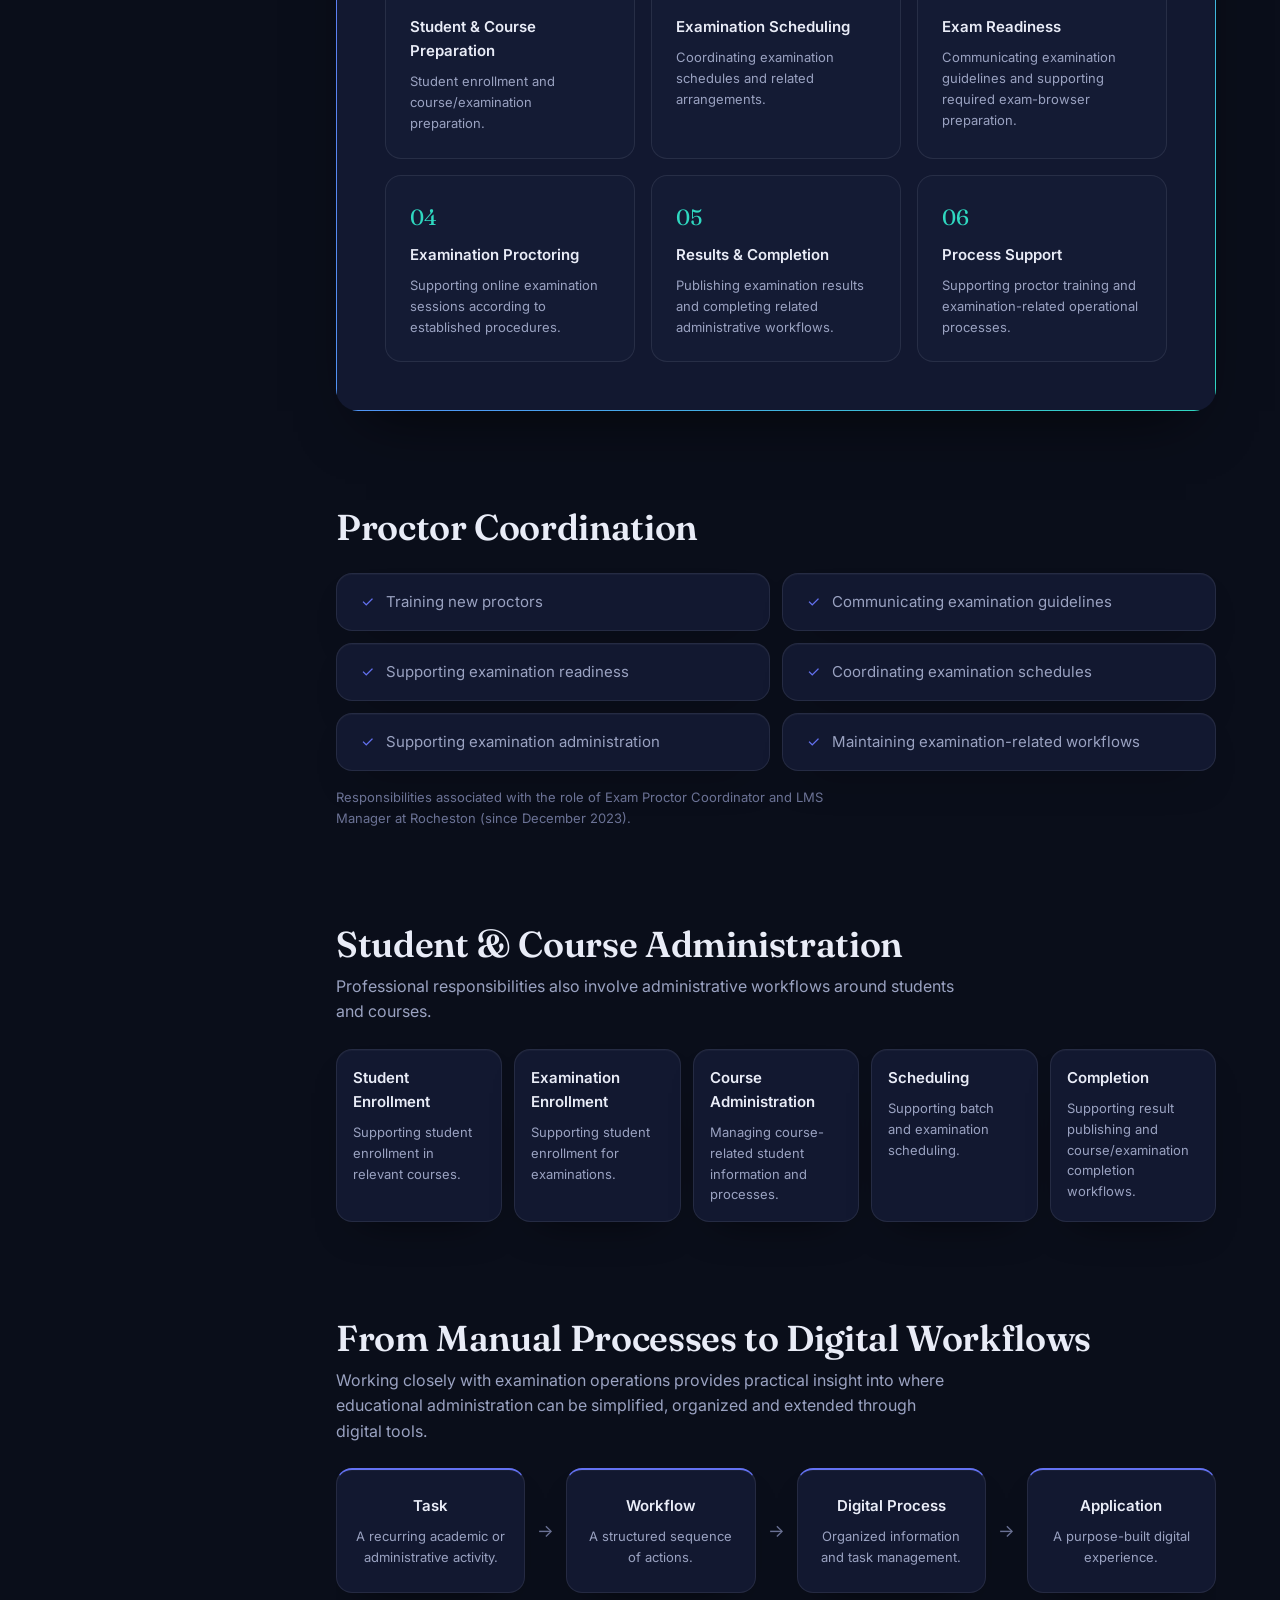
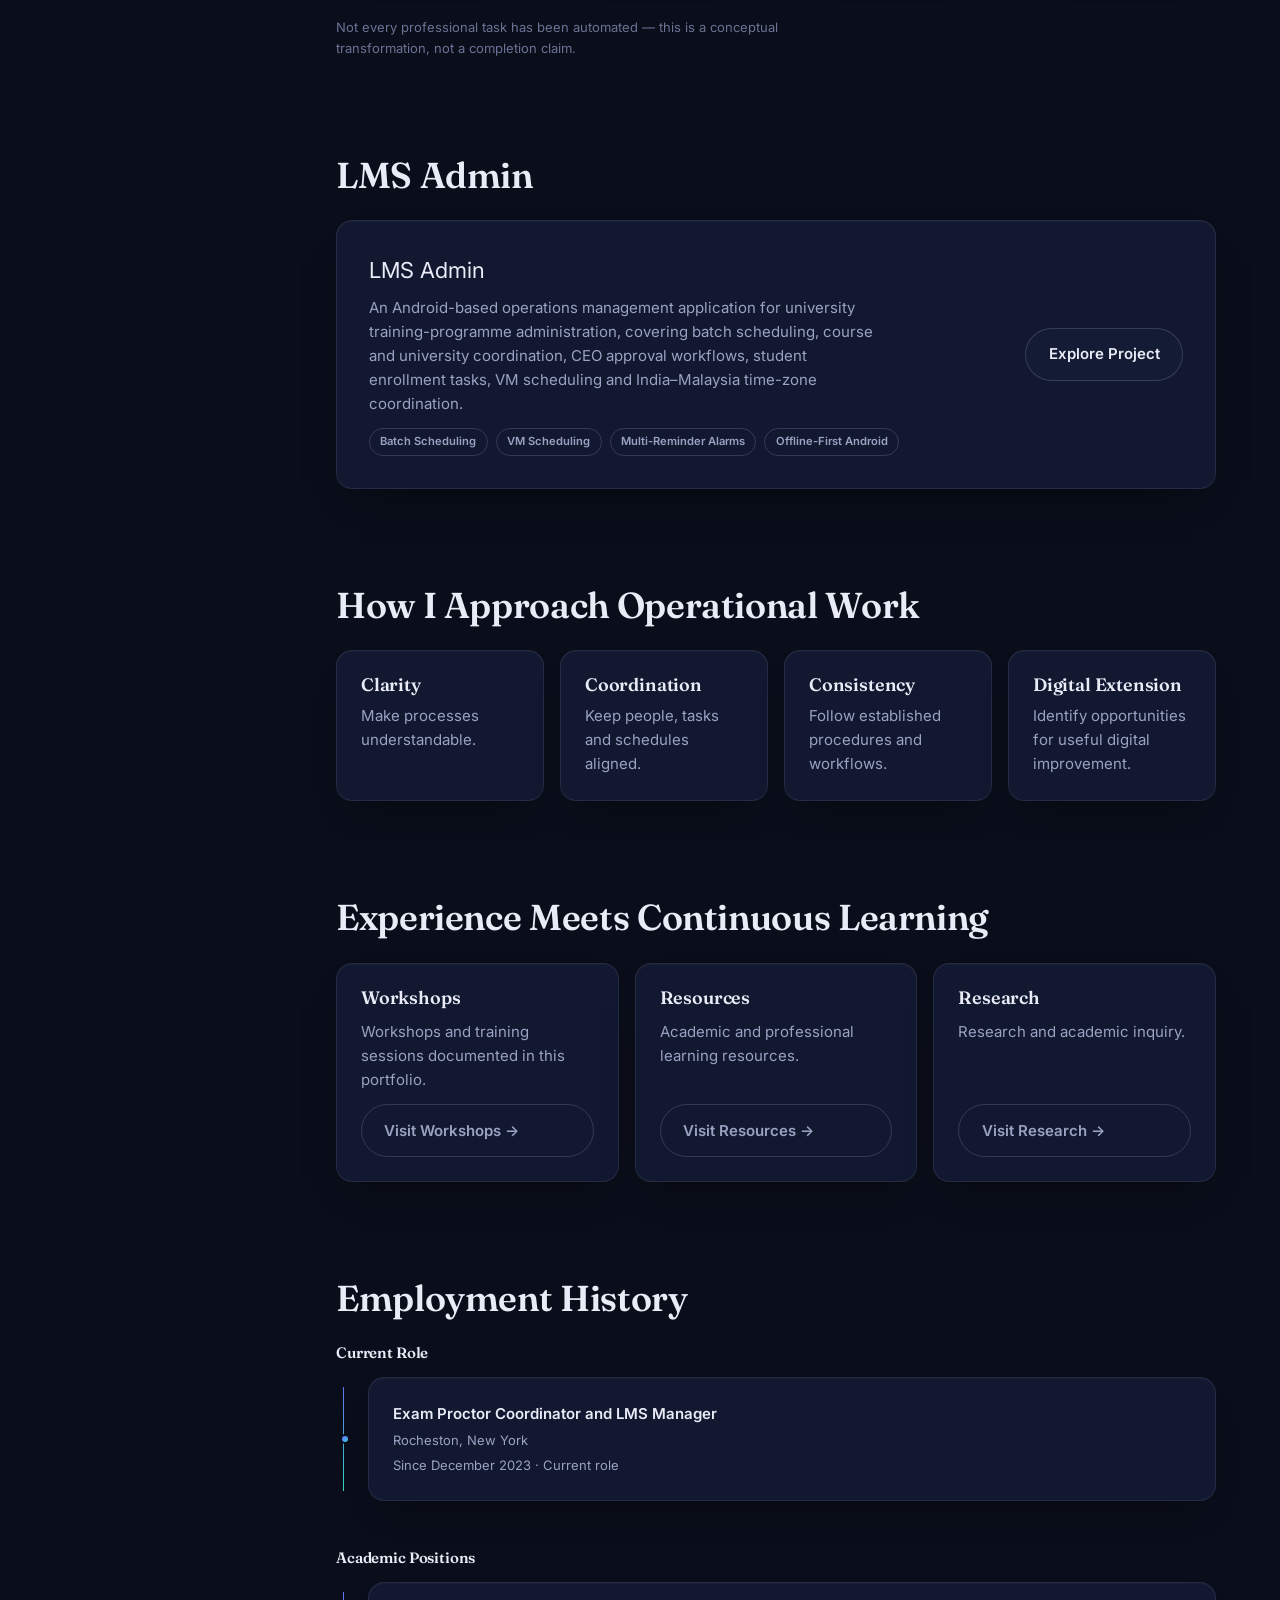
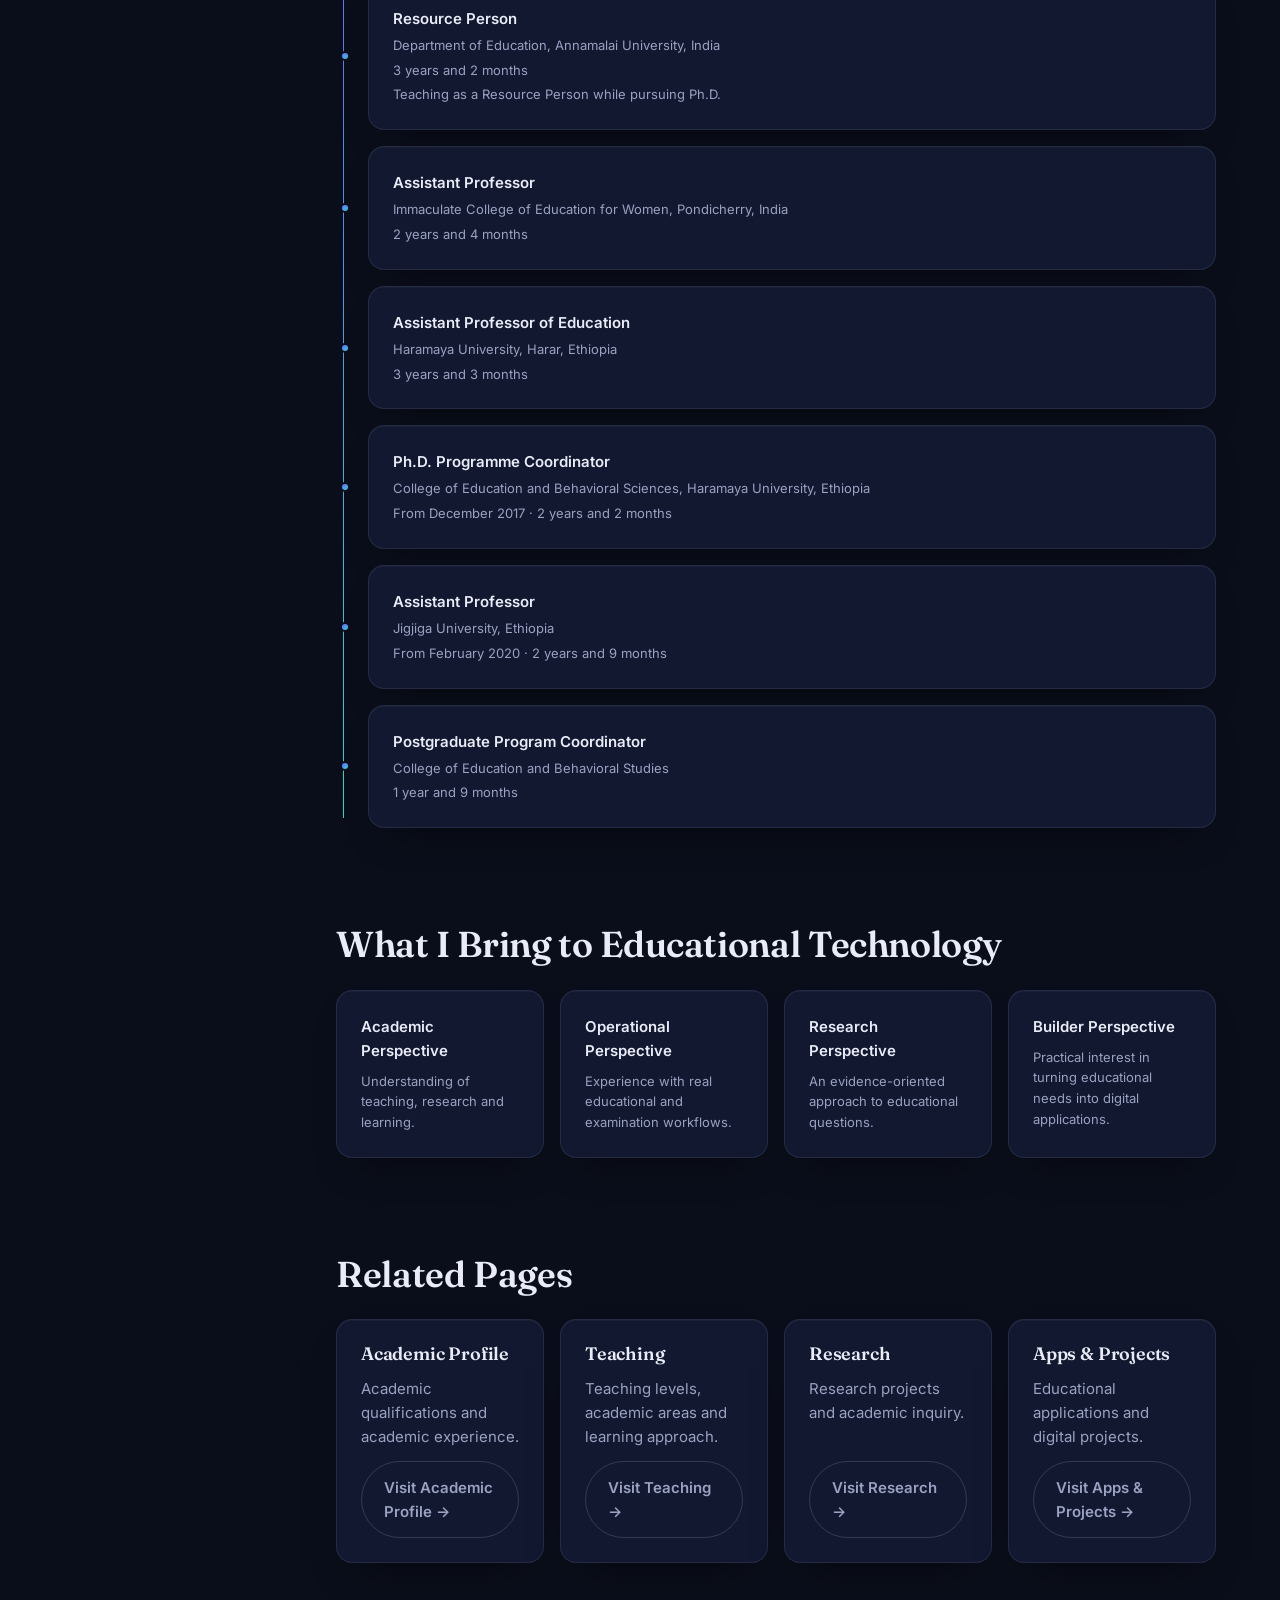
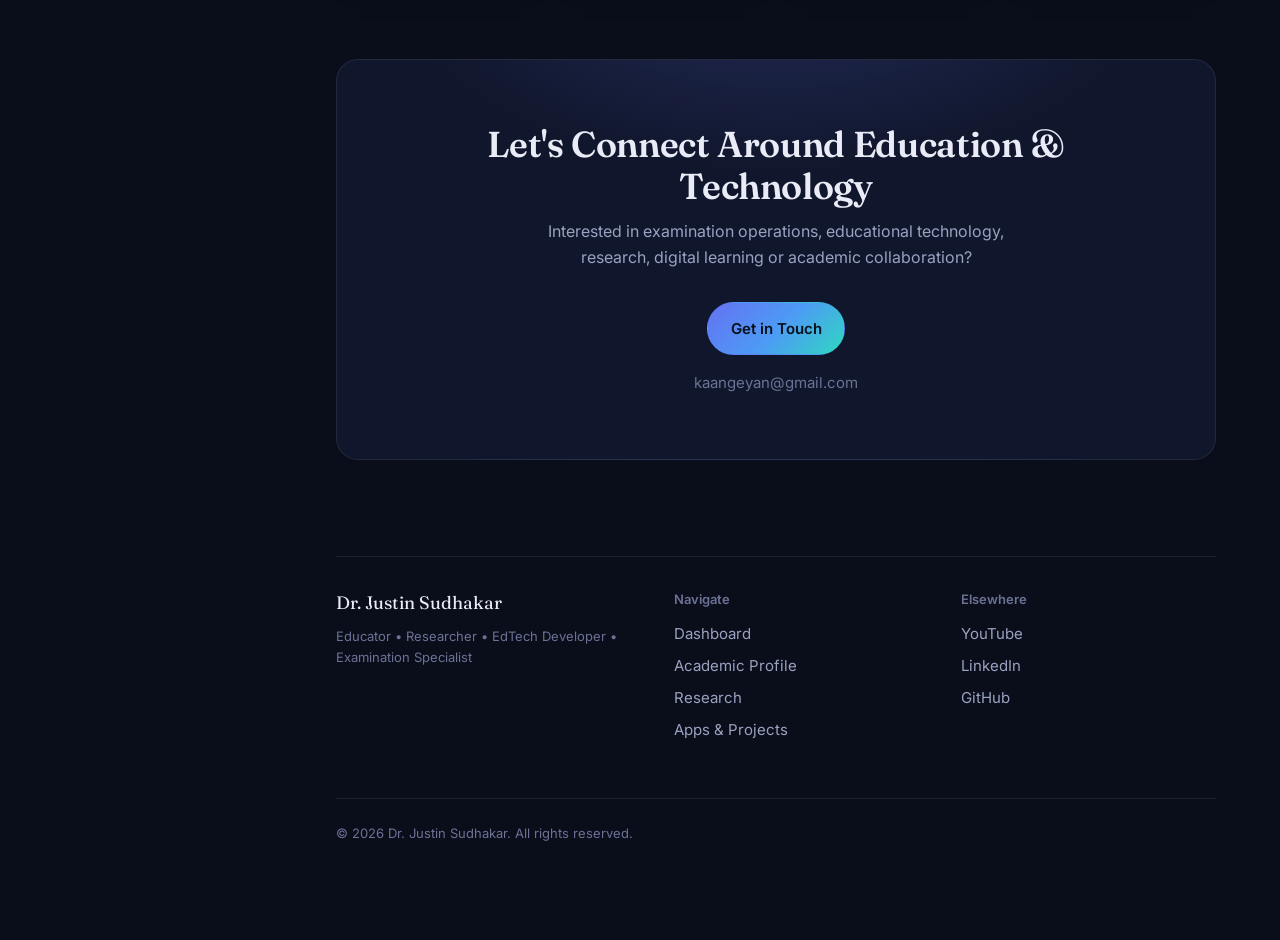
<file: experience.html>
<!DOCTYPE html>
<html lang="en">
<head>
<meta charset="UTF-8" />
<meta name="viewport" content="width=device-width, initial-scale=1.0" />
<title>Professional Experience &amp; Examination Specialist | Dr. Justin Sudhakar</title>
<meta name="description" content="Professional experience of Dr. Justin Sudhakar across examination operations, proctor coordination, student and course administration, and educational technology development." />
<meta property="og:title" content="Professional Experience & Examination Specialist | Dr. Justin Sudhakar" />
<meta property="og:description" content="Bringing together education, research, examination operations and digital learning through practical academic and professional experience." />
<meta property="og:type" content="profile" />
<meta property="og:url" content="https://kaangeyan.github.io/justin-portfolio/experience.html" />
<meta property="og:image" content="https://kaangeyan.github.io/justin-portfolio/assets/img/justin-sudhakar-og-1200x630.png" />
<link rel="canonical" href="https://kaangeyan.github.io/justin-portfolio/experience.html" />
<link rel="icon" href="favicon.ico" sizes="any" />
<link rel="icon" type="image/png" sizes="32x32" href="assets/img/favicon-32x32.png" />
<link rel="icon" type="image/png" sizes="16x16" href="assets/img/favicon-16x16.png" />
<link rel="apple-touch-icon" sizes="180x180" href="assets/img/apple-touch-icon.png" />

<link rel="preconnect" href="https://fonts.googleapis.com" />
<link rel="preconnect" href="https://fonts.gstatic.com" crossorigin />
<link href="https://fonts.googleapis.com/css2?family=Fraunces:opsz,wght@9..144,500;9..144,600&family=Inter:wght@400;500;600;700&display=swap" rel="stylesheet" />

<link rel="stylesheet" href="css/styles.css" />
<link rel="stylesheet" href="css/experience.css" />
</head>
<body>
<div class="bg-field" aria-hidden="true"></div>

<div class="shell">

  <!-- ================= Sidebar navigation (desktop) ================= -->
  <aside class="sidebar" aria-label="Primary">
    <a class="brand" href="index.html">
      <span class="brand-mark" aria-hidden="true">JS</span>
      <span class="brand-text">
        <span class="brand-name">Dr. Justin Sudhakar</span>
        <span class="brand-role">Educator &amp; EdTech Developer</span>
      </span>
    </a>

    <nav>
      <ul class="nav-list">
        <li><a class="nav-link" href="index.html"><span class="nav-icon">🏠</span>Dashboard</a></li>
        <li><a class="nav-link" href="about.html"><span class="nav-icon">👤</span>About Me</a></li>
        <li><a class="nav-link" href="academic-profile.html"><span class="nav-icon">🎓</span>Academic Profile</a></li>
        <li><a class="nav-link" href="teaching.html"><span class="nav-icon">📚</span>Teaching &amp; Courses</a></li>
        <li><a class="nav-link" href="research.html"><span class="nav-icon">🔬</span>Research</a></li>
        <li><a class="nav-link" href="projects.html"><span class="nav-icon">📱</span>Apps &amp; Projects</a></li>
        <li><a class="nav-link" href="publications.html"><span class="nav-icon">📄</span>Publications</a></li>
        <li><a class="nav-link" href="certifications.html"><span class="nav-icon">🏅</span>Workshops</a></li>
        <li><a class="nav-link" href="resources.html"><span class="nav-icon">📚</span>Resources</a></li>
        <li><a class="nav-link" href="experience.html" aria-current="page"><span class="nav-icon">💼</span>Experience</a></li>
        <li><a class="nav-link" href="youtube.html"><span class="nav-icon">▶️</span>YouTube &amp; Learning</a></li>
        <li><a class="nav-link" href="photography.html"><span class="nav-icon">📷</span>Photography</a></li>
        <li><a class="nav-link" href="contact.html"><span class="nav-icon">✉️</span>Contact</a></li>
      </ul>
    </nav>

    <div class="sidebar-footer">
      Phase 2I preview · other pages coming in later phases
    </div>
  </aside>

  <!-- ================= Mobile top bar ================= -->
  <header class="topbar">
    <a class="brand" href="index.html" style="padding:0;">
      <span class="brand-mark" aria-hidden="true">JS</span>
      <span class="brand-text">
        <span class="brand-name">Dr. Justin Sudhakar</span>
      </span>
    </a>
    <button class="menu-toggle" id="menuToggle" aria-label="Open menu" aria-expanded="false" aria-controls="mobileNav">
      <span aria-hidden="true">☰</span>
    </button>
  </header>

  <!-- ================= Mobile nav drawer ================= -->
  <div class="mobile-nav" id="mobileNav">
    <div class="mobile-nav-backdrop" id="mobileNavBackdrop"></div>
    <div class="mobile-nav-panel" role="dialog" aria-modal="true" aria-label="Site navigation">
      <div class="mobile-nav-header">
        <span class="brand-text">
          <span class="brand-name">Menu</span>
        </span>
        <button class="menu-toggle" id="menuClose" aria-label="Close menu">
          <span aria-hidden="true">✕</span>
        </button>
      </div>
      <nav>
        <ul class="nav-list">
          <li><a class="nav-link" href="index.html"><span class="nav-icon">🏠</span>Dashboard</a></li>
          <li><a class="nav-link" href="about.html"><span class="nav-icon">👤</span>About Me</a></li>
          <li><a class="nav-link" href="academic-profile.html"><span class="nav-icon">🎓</span>Academic Profile</a></li>
          <li><a class="nav-link" href="teaching.html"><span class="nav-icon">📚</span>Teaching &amp; Courses</a></li>
          <li><a class="nav-link" href="research.html"><span class="nav-icon">🔬</span>Research</a></li>
          <li><a class="nav-link" href="projects.html"><span class="nav-icon">📱</span>Apps &amp; Projects</a></li>
          <li><a class="nav-link" href="publications.html"><span class="nav-icon">📄</span>Publications</a></li>
          <li><a class="nav-link" href="certifications.html"><span class="nav-icon">🏅</span>Workshops</a></li>
          <li><a class="nav-link" href="resources.html"><span class="nav-icon">📚</span>Resources</a></li>
          <li><a class="nav-link" href="experience.html" aria-current="page"><span class="nav-icon">💼</span>Experience</a></li>
          <li><a class="nav-link" href="youtube.html"><span class="nav-icon">▶️</span>YouTube &amp; Learning</a></li>
          <li><a class="nav-link" href="photography.html"><span class="nav-icon">📷</span>Photography</a></li>
          <li><a class="nav-link" href="contact.html"><span class="nav-icon">✉️</span>Contact</a></li>
        </ul>
      </nav>
    </div>
  </div>

  <!-- ================= Main content ================= -->
  <main class="main" id="main">

    <!-- ===== Hero ===== -->
    <section class="page-section exp-hero" aria-labelledby="exp-hero-title">
      <div>
        <p class="eyebrow">Professional Experience • Examination Operations</p>
        <h1 class="exp-hero-title" id="exp-hero-title">Turning Academic Knowledge Into Professional Practice.</h1>
        <p class="exp-hero-lede">Bringing together education, research, examination operations and digital learning through practical academic and professional experience.</p>
      </div>
      <div class="exp-motif" aria-hidden="true">
        <div class="exp-node is-a">Student Enrollment</div>
        <div class="exp-node is-b">Exam Scheduling</div>
        <div class="exp-node is-c">Proctoring</div>
        <div class="exp-node is-d">Result Publishing</div>
      </div>
    </section>

    <!-- ===== Section 1: Professional Profile ===== -->
    <section class="page-section" aria-labelledby="profile-title">
      <div class="profile-intro-panel">
        <h2 class="section-title" id="profile-title" style="font-size:var(--fs-xl);">Professional Profile</h2>
        <p>My professional work sits at the intersection of education, research, examination operations and digital learning. My experience includes teaching and academic work alongside practical responsibilities in online examination coordination, proctoring, student and course administration, assessment workflows and educational technology development.</p>
      </div>
    </section>

    <!-- ===== Section 2: Professional Experience Snapshot ===== -->
    <section class="page-section" aria-labelledby="snapshot-title">
      <h2 class="section-title" id="snapshot-title">Professional Experience Snapshot</h2>
      <div class="exp-snapshot-grid" style="margin-top:var(--sp-5);">
        <div class="card exp-snapshot-card">
          <div class="exp-snapshot-title">Education</div>
          <p class="exp-snapshot-desc">Teaching, academic content and learning development.</p>
        </div>
        <div class="card exp-snapshot-card">
          <div class="exp-snapshot-title">Research</div>
          <p class="exp-snapshot-desc">Educational research, inquiry and academic knowledge creation.</p>
        </div>
        <div class="card exp-snapshot-card">
          <div class="exp-snapshot-title">Examination Operations</div>
          <p class="exp-snapshot-desc">Proctoring, coordination, scheduling, enrollment and assessment workflows.</p>
        </div>
        <div class="card exp-snapshot-card">
          <div class="exp-snapshot-title">EdTech Development</div>
          <p class="exp-snapshot-desc">Designing and developing digital applications for education and academic workflows.</p>
        </div>
      </div>
    </section>

    <!-- ===== Section 3: Examination & Assessment Operations (featured) ===== -->
    <section class="page-section" aria-labelledby="exam-ops-title">
      <div class="exam-ops-panel">
        <p class="eyebrow">Examination &amp; Assessment Operations</p>
        <h2 class="section-title" id="exam-ops-title" style="margin-top:var(--sp-2); font-size:var(--fs-xl);">Examination &amp; Assessment Operations</h2>
        <p class="section-lede">Practical experience supporting online examination processes, coordination and assessment-related workflows.</p>

        <div class="exam-ops-steps">
          <div class="exam-ops-step">
            <div class="exam-ops-num" aria-hidden="true">01</div>
            <div class="exam-ops-title">Student &amp; Course Preparation</div>
            <p class="exam-ops-desc">Student enrollment and course/examination preparation.</p>
          </div>
          <div class="exam-ops-step">
            <div class="exam-ops-num" aria-hidden="true">02</div>
            <div class="exam-ops-title">Examination Scheduling</div>
            <p class="exam-ops-desc">Coordinating examination schedules and related arrangements.</p>
          </div>
          <div class="exam-ops-step">
            <div class="exam-ops-num" aria-hidden="true">03</div>
            <div class="exam-ops-title">Exam Readiness</div>
            <p class="exam-ops-desc">Communicating examination guidelines and supporting required exam-browser preparation.</p>
          </div>
          <div class="exam-ops-step">
            <div class="exam-ops-num" aria-hidden="true">04</div>
            <div class="exam-ops-title">Examination Proctoring</div>
            <p class="exam-ops-desc">Supporting online examination sessions according to established procedures.</p>
          </div>
          <div class="exam-ops-step">
            <div class="exam-ops-num" aria-hidden="true">05</div>
            <div class="exam-ops-title">Results &amp; Completion</div>
            <p class="exam-ops-desc">Publishing examination results and completing related administrative workflows.</p>
          </div>
          <div class="exam-ops-step">
            <div class="exam-ops-num" aria-hidden="true">06</div>
            <div class="exam-ops-title">Process Support</div>
            <p class="exam-ops-desc">Supporting proctor training and examination-related operational processes.</p>
          </div>
        </div>
      </div>
    </section>

    <!-- ===== Section 4: Proctor Coordination ===== -->
    <section class="page-section" aria-labelledby="coordination-title">
      <h2 class="section-title" id="coordination-title">Proctor Coordination</h2>
      <div class="coordination-list" style="margin-top:var(--sp-5);">
        <div class="card coordination-item"><span class="coord-icon" aria-hidden="true">✓</span>Training new proctors</div>
        <div class="card coordination-item"><span class="coord-icon" aria-hidden="true">✓</span>Communicating examination guidelines</div>
        <div class="card coordination-item"><span class="coord-icon" aria-hidden="true">✓</span>Supporting examination readiness</div>
        <div class="card coordination-item"><span class="coord-icon" aria-hidden="true">✓</span>Coordinating examination schedules</div>
        <div class="card coordination-item"><span class="coord-icon" aria-hidden="true">✓</span>Supporting examination administration</div>
        <div class="card coordination-item"><span class="coord-icon" aria-hidden="true">✓</span>Maintaining examination-related workflows</div>
      </div>
      <p class="coordination-note">Responsibilities associated with the role of Exam Proctor Coordinator and LMS Manager at Rocheston (since December 2023).</p>
    </section>

    <!-- ===== Section 5: Student & Course Administration ===== -->
    <section class="page-section" aria-labelledby="student-ops-title">
      <h2 class="section-title" id="student-ops-title">Student &amp; Course Administration</h2>
      <p class="section-lede">Professional responsibilities also involve administrative workflows around students and courses.</p>
      <div class="ops-card-grid" style="margin-top:var(--sp-5);">
        <div class="card ops-card">
          <div class="ops-card-title">Student Enrollment</div>
          <p class="ops-card-desc">Supporting student enrollment in relevant courses.</p>
        </div>
        <div class="card ops-card">
          <div class="ops-card-title">Examination Enrollment</div>
          <p class="ops-card-desc">Supporting student enrollment for examinations.</p>
        </div>
        <div class="card ops-card">
          <div class="ops-card-title">Course Administration</div>
          <p class="ops-card-desc">Managing course-related student information and processes.</p>
        </div>
        <div class="card ops-card">
          <div class="ops-card-title">Scheduling</div>
          <p class="ops-card-desc">Supporting batch and examination scheduling.</p>
        </div>
        <div class="card ops-card">
          <div class="ops-card-title">Completion</div>
          <p class="ops-card-desc">Supporting result publishing and course/examination completion workflows.</p>
        </div>
      </div>
    </section>

    <!-- ===== Section 6: From Manual Processes to Digital Workflows ===== -->
    <section class="page-section" aria-labelledby="digital-workflow-title">
      <h2 class="section-title" id="digital-workflow-title">From Manual Processes to Digital Workflows</h2>
      <p class="section-lede">Working closely with examination operations provides practical insight into where educational administration can be simplified, organized and extended through digital tools.</p>

      <div class="workflow-transform" style="margin-top:var(--sp-5);">
        <div class="card workflow-transform-step">
          <span class="flow-label">Task</span>
          <span class="flow-desc">A recurring academic or administrative activity.</span>
        </div>
        <span class="workflow-arrow" aria-hidden="true">→</span>
        <div class="card workflow-transform-step">
          <span class="flow-label">Workflow</span>
          <span class="flow-desc">A structured sequence of actions.</span>
        </div>
        <span class="workflow-arrow" aria-hidden="true">→</span>
        <div class="card workflow-transform-step">
          <span class="flow-label">Digital Process</span>
          <span class="flow-desc">Organized information and task management.</span>
        </div>
        <span class="workflow-arrow" aria-hidden="true">→</span>
        <div class="card workflow-transform-step">
          <span class="flow-label">Application</span>
          <span class="flow-desc">A purpose-built digital experience.</span>
        </div>
      </div>
      <p class="workflow-note">Not every professional task has been automated — this is a conceptual transformation, not a completion claim.</p>
    </section>

    <!-- ===== Section 7: LMS Admin ===== -->
    <section class="page-section" aria-labelledby="lmsadmin-title">
      <h2 class="section-title" id="lmsadmin-title">LMS Admin</h2>
      <div class="card exp-project-card" style="margin-top:var(--sp-5);">
        <div>
          <div class="exp-project-name">LMS Admin</div>
          <p class="exp-project-desc">An Android-based operations management application for university training-programme administration, covering batch scheduling, course and university coordination, CEO approval workflows, student enrollment tasks, VM scheduling and India–Malaysia time-zone coordination.</p>
          <div class="exp-project-chips">
            <span class="exp-project-chip">Batch Scheduling</span>
            <span class="exp-project-chip">VM Scheduling</span>
            <span class="exp-project-chip">Multi-Reminder Alarms</span>
            <span class="exp-project-chip">Offline-First Android</span>
          </div>
        </div>
        <a class="btn btn-secondary" href="projects.html#lms-admin">Explore Project</a>
      </div>
    </section>

    <!-- ===== Section 9: How I Approach Operational Work ===== -->
    <section class="page-section" aria-labelledby="mindset-title">
      <h2 class="section-title" id="mindset-title">How I Approach Operational Work</h2>
      <div class="mindset-grid" style="margin-top:var(--sp-5);">
        <div class="card mindset-card">
          <h3 class="mindset-title">Clarity</h3>
          <p class="mindset-desc">Make processes understandable.</p>
        </div>
        <div class="card mindset-card">
          <h3 class="mindset-title">Coordination</h3>
          <p class="mindset-desc">Keep people, tasks and schedules aligned.</p>
        </div>
        <div class="card mindset-card">
          <h3 class="mindset-title">Consistency</h3>
          <p class="mindset-desc">Follow established procedures and workflows.</p>
        </div>
        <div class="card mindset-card">
          <h3 class="mindset-title">Digital Extension</h3>
          <p class="mindset-desc">Identify opportunities for useful digital improvement.</p>
        </div>
      </div>
    </section>

    <!-- ===== Section 11: Experience Meets Continuous Learning ===== -->
    <section class="page-section" aria-labelledby="learning-connect-title">
      <h2 class="section-title" id="learning-connect-title">Experience Meets Continuous Learning</h2>
      <div class="learning-connect-grid" style="margin-top:var(--sp-5);">
        <div class="card learning-connect-card">
          <h3 class="learning-connect-title">Workshops</h3>
          <p class="learning-connect-desc">Workshops and training sessions documented in this portfolio.</p>
          <a class="btn btn-ghost" href="certifications.html">Visit Workshops →</a>
        </div>
        <div class="card learning-connect-card">
          <h3 class="learning-connect-title">Resources</h3>
          <p class="learning-connect-desc">Academic and professional learning resources.</p>
          <a class="btn btn-ghost" href="resources.html">Visit Resources →</a>
        </div>
        <div class="card learning-connect-card">
          <h3 class="learning-connect-title">Research</h3>
          <p class="learning-connect-desc">Research and academic inquiry.</p>
          <a class="btn btn-ghost" href="research.html">Visit Research →</a>
        </div>
      </div>
    </section>

    <!-- ===== Section 12: Employment History ===== -->
    <section class="page-section" aria-labelledby="exp-timeline-title">
      <h2 class="section-title" id="exp-timeline-title">Employment History</h2>
      <h3 style="font-size:var(--fs-sm); font-weight:600; color:var(--text); margin-top:var(--sp-5);">Current Role</h3>
      <div class="exp-timeline" style="margin-top:var(--sp-4);">
        <div class="card exp-timeline-item">
          <div class="exp-timeline-title">Exam Proctor Coordinator and LMS Manager</div>
          <p class="exp-timeline-desc">Rocheston, New York</p>
          <p class="exp-timeline-desc">Since December 2023 · Current role</p>
        </div>
      </div>
      <h3 style="font-size:var(--fs-sm); font-weight:600; color:var(--text); margin-top:var(--sp-7);">Academic Positions</h3>
      <div class="exp-timeline" style="margin-top:var(--sp-4);">
        <div class="card exp-timeline-item">
          <div class="exp-timeline-title">Resource Person</div>
          <p class="exp-timeline-desc">Department of Education, Annamalai University, India</p>
          <p class="exp-timeline-desc">3 years and 2 months</p>
          <p class="exp-timeline-desc">Teaching as a Resource Person while pursuing Ph.D.</p>
        </div>
        <div class="card exp-timeline-item">
          <div class="exp-timeline-title">Assistant Professor</div>
          <p class="exp-timeline-desc">Immaculate College of Education for Women, Pondicherry, India</p>
          <p class="exp-timeline-desc">2 years and 4 months</p>
        </div>
        <div class="card exp-timeline-item">
          <div class="exp-timeline-title">Assistant Professor of Education</div>
          <p class="exp-timeline-desc">Haramaya University, Harar, Ethiopia</p>
          <p class="exp-timeline-desc">3 years and 3 months</p>
        </div>
        <div class="card exp-timeline-item">
          <div class="exp-timeline-title">Ph.D. Programme Coordinator</div>
          <p class="exp-timeline-desc">College of Education and Behavioral Sciences, Haramaya University, Ethiopia</p>
          <p class="exp-timeline-desc">From December 2017 · 2 years and 2 months</p>
        </div>
        <div class="card exp-timeline-item">
          <div class="exp-timeline-title">Assistant Professor</div>
          <p class="exp-timeline-desc">Jigjiga University, Ethiopia</p>
          <p class="exp-timeline-desc">From February 2020 · 2 years and 9 months</p>
        </div>
        <div class="card exp-timeline-item">
          <div class="exp-timeline-title">Postgraduate Program Coordinator</div>
          <p class="exp-timeline-desc">College of Education and Behavioral Studies</p>
          <p class="exp-timeline-desc">1 year and 9 months</p>
        </div>
      </div>
    </section>

    <!-- ===== Section 13: What I Bring to Educational Technology ===== -->
    <section class="page-section" aria-labelledby="bring-title">
      <h2 class="section-title" id="bring-title">What I Bring to Educational Technology</h2>
      <div class="bring-grid" style="margin-top:var(--sp-5);">
        <div class="card bring-card">
          <div class="bring-title">Academic Perspective</div>
          <p class="bring-desc">Understanding of teaching, research and learning.</p>
        </div>
        <div class="card bring-card">
          <div class="bring-title">Operational Perspective</div>
          <p class="bring-desc">Experience with real educational and examination workflows.</p>
        </div>
        <div class="card bring-card">
          <div class="bring-title">Research Perspective</div>
          <p class="bring-desc">An evidence-oriented approach to educational questions.</p>
        </div>
        <div class="card bring-card">
          <div class="bring-title">Builder Perspective</div>
          <p class="bring-desc">Practical interest in turning educational needs into digital applications.</p>
        </div>
      </div>
    </section>

    <!-- ===== Section 15: Related pages ===== -->
    <section class="page-section" aria-labelledby="related-title">
      <h2 class="section-title" id="related-title">Related Pages</h2>
      <div class="exp-related-grid" style="margin-top:var(--sp-5);">
        <div class="card exp-related-card">
          <h3 class="exp-related-title">Academic Profile</h3>
          <p class="exp-related-desc">Academic qualifications and academic experience.</p>
          <a class="btn btn-ghost" href="academic-profile.html">Visit Academic Profile →</a>
        </div>
        <div class="card exp-related-card">
          <h3 class="exp-related-title">Teaching</h3>
          <p class="exp-related-desc">Teaching levels, academic areas and learning approach.</p>
          <a class="btn btn-ghost" href="teaching.html">Visit Teaching →</a>
        </div>
        <div class="card exp-related-card">
          <h3 class="exp-related-title">Research</h3>
          <p class="exp-related-desc">Research projects and academic inquiry.</p>
          <a class="btn btn-ghost" href="research.html">Visit Research →</a>
        </div>
        <div class="card exp-related-card">
          <h3 class="exp-related-title">Apps &amp; Projects</h3>
          <p class="exp-related-desc">Educational applications and digital projects.</p>
          <a class="btn btn-ghost" href="projects.html">Visit Apps &amp; Projects →</a>
        </div>
      </div>
    </section>

    <!-- ===== Contact CTA ===== -->
    <section class="page-section" aria-labelledby="cta-title">
      <div class="cta-panel">
        <h2 class="cta-title" id="cta-title">Let's Connect Around Education &amp; Technology</h2>
        <p class="cta-copy">Interested in examination operations, educational technology, research, digital learning or academic collaboration?</p>
        <div class="cta-actions">
          <a class="btn btn-primary" href="contact.html">Get in Touch</a>
        </div>
        <p class="cta-email"><a href="mailto:kaangeyan@gmail.com">kaangeyan@gmail.com</a></p>
      </div>
    </section>

    <!-- ===== Footer ===== -->
    <footer class="page-section site-footer">
      <div class="footer-brand">
        <div class="brand-name">Dr. Justin Sudhakar</div>
        <p class="brand-role">Educator • Researcher • EdTech Developer • Examination Specialist</p>
      </div>
      <div>
        <div class="footer-col-title">Navigate</div>
        <nav class="footer-links">
          <a href="index.html">Dashboard</a>
          <a href="academic-profile.html">Academic Profile</a>
          <a href="research.html">Research</a>
          <a href="projects.html">Apps &amp; Projects</a>
        </nav>
      </div>
      <div>
        <div class="footer-col-title">Elsewhere</div>
        <nav class="footer-links">
          <a href="https://www.youtube.com/channel/UCAciCJotVFrAyKCNyshcMDw?view_as=subscriber" target="_blank" rel="noopener noreferrer">YouTube</a>
          <a href="https://www.linkedin.com/in/justinkaangeyan" target="_blank" rel="noopener noreferrer">LinkedIn</a>
          <a href="https://github.com/kaangeyan" target="_blank" rel="noopener noreferrer">GitHub</a>
        </nav>
      </div>
      <div class="footer-bottom">
        <span>© 2026 Dr. Justin Sudhakar. All rights reserved.</span>
      </div>
    </footer>

  </main>
</div>

<script src="js/main.js"></script>
</body>
</html>
</file>
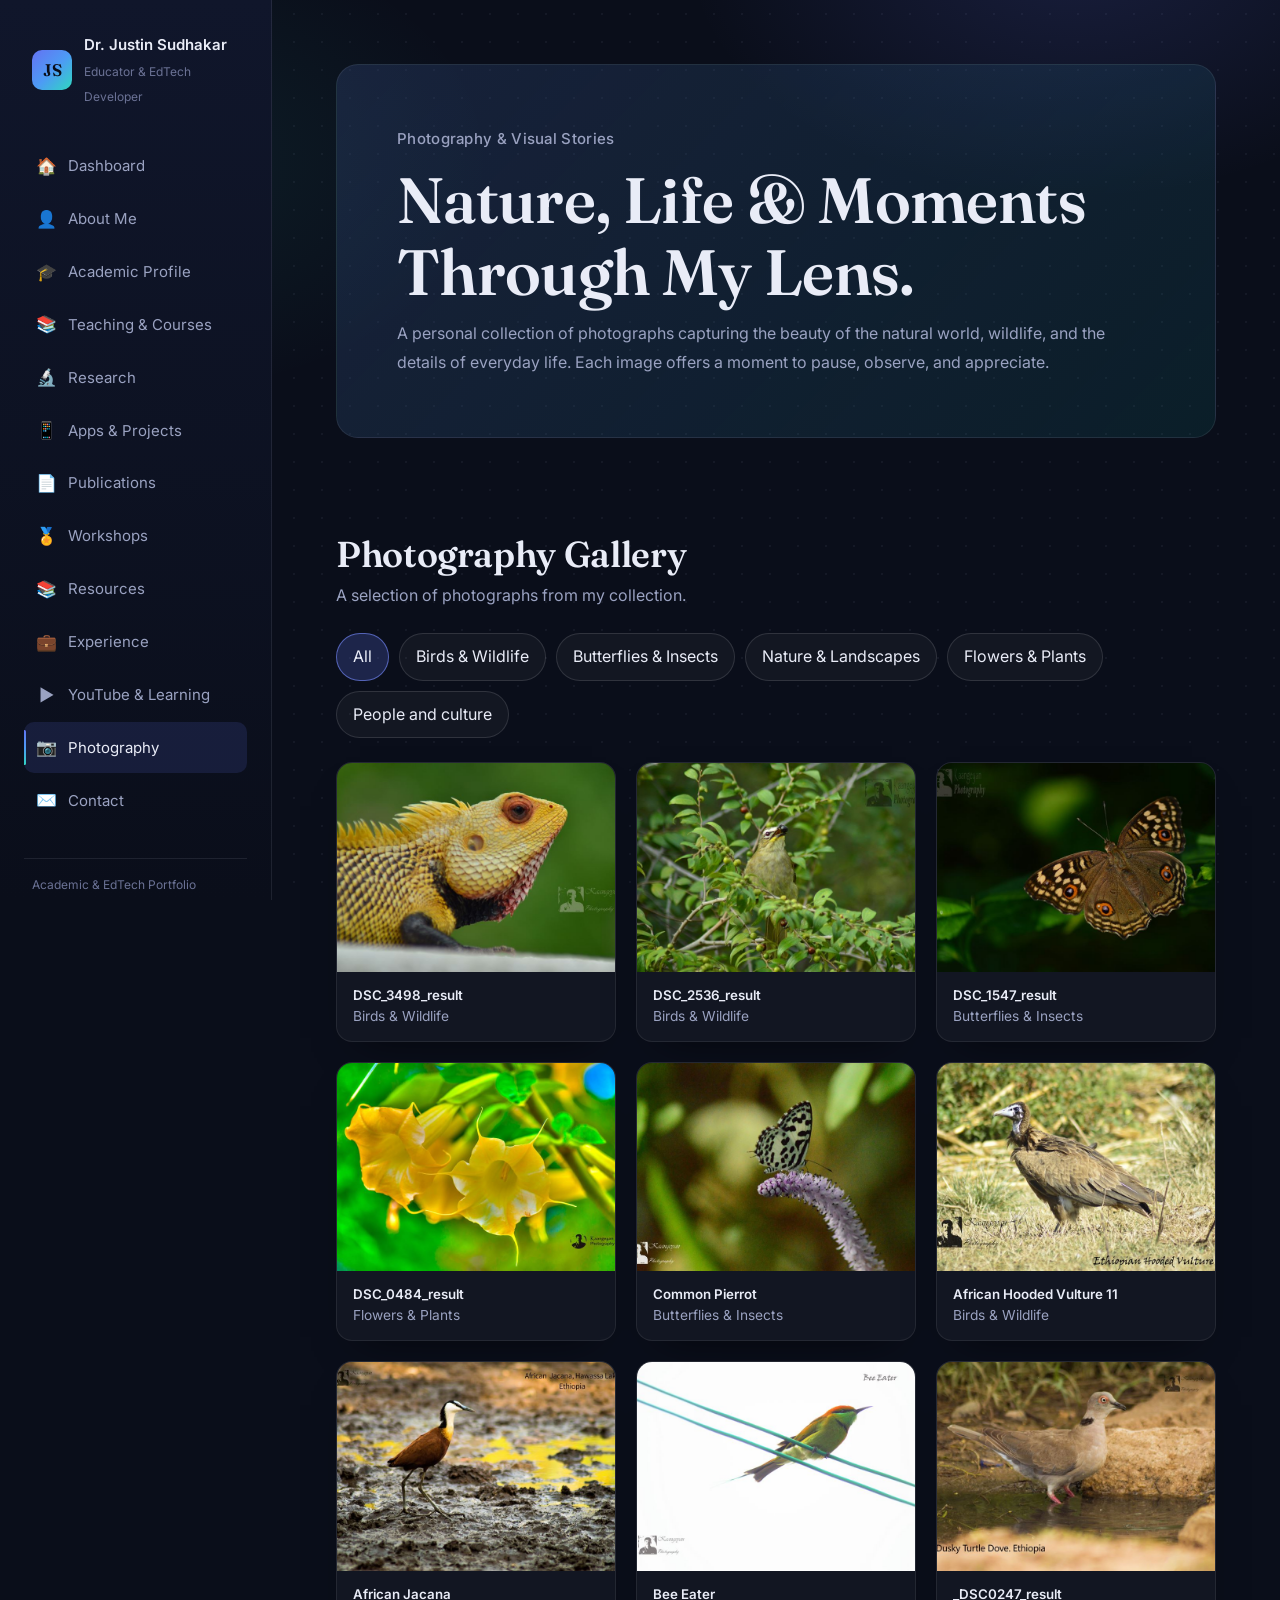
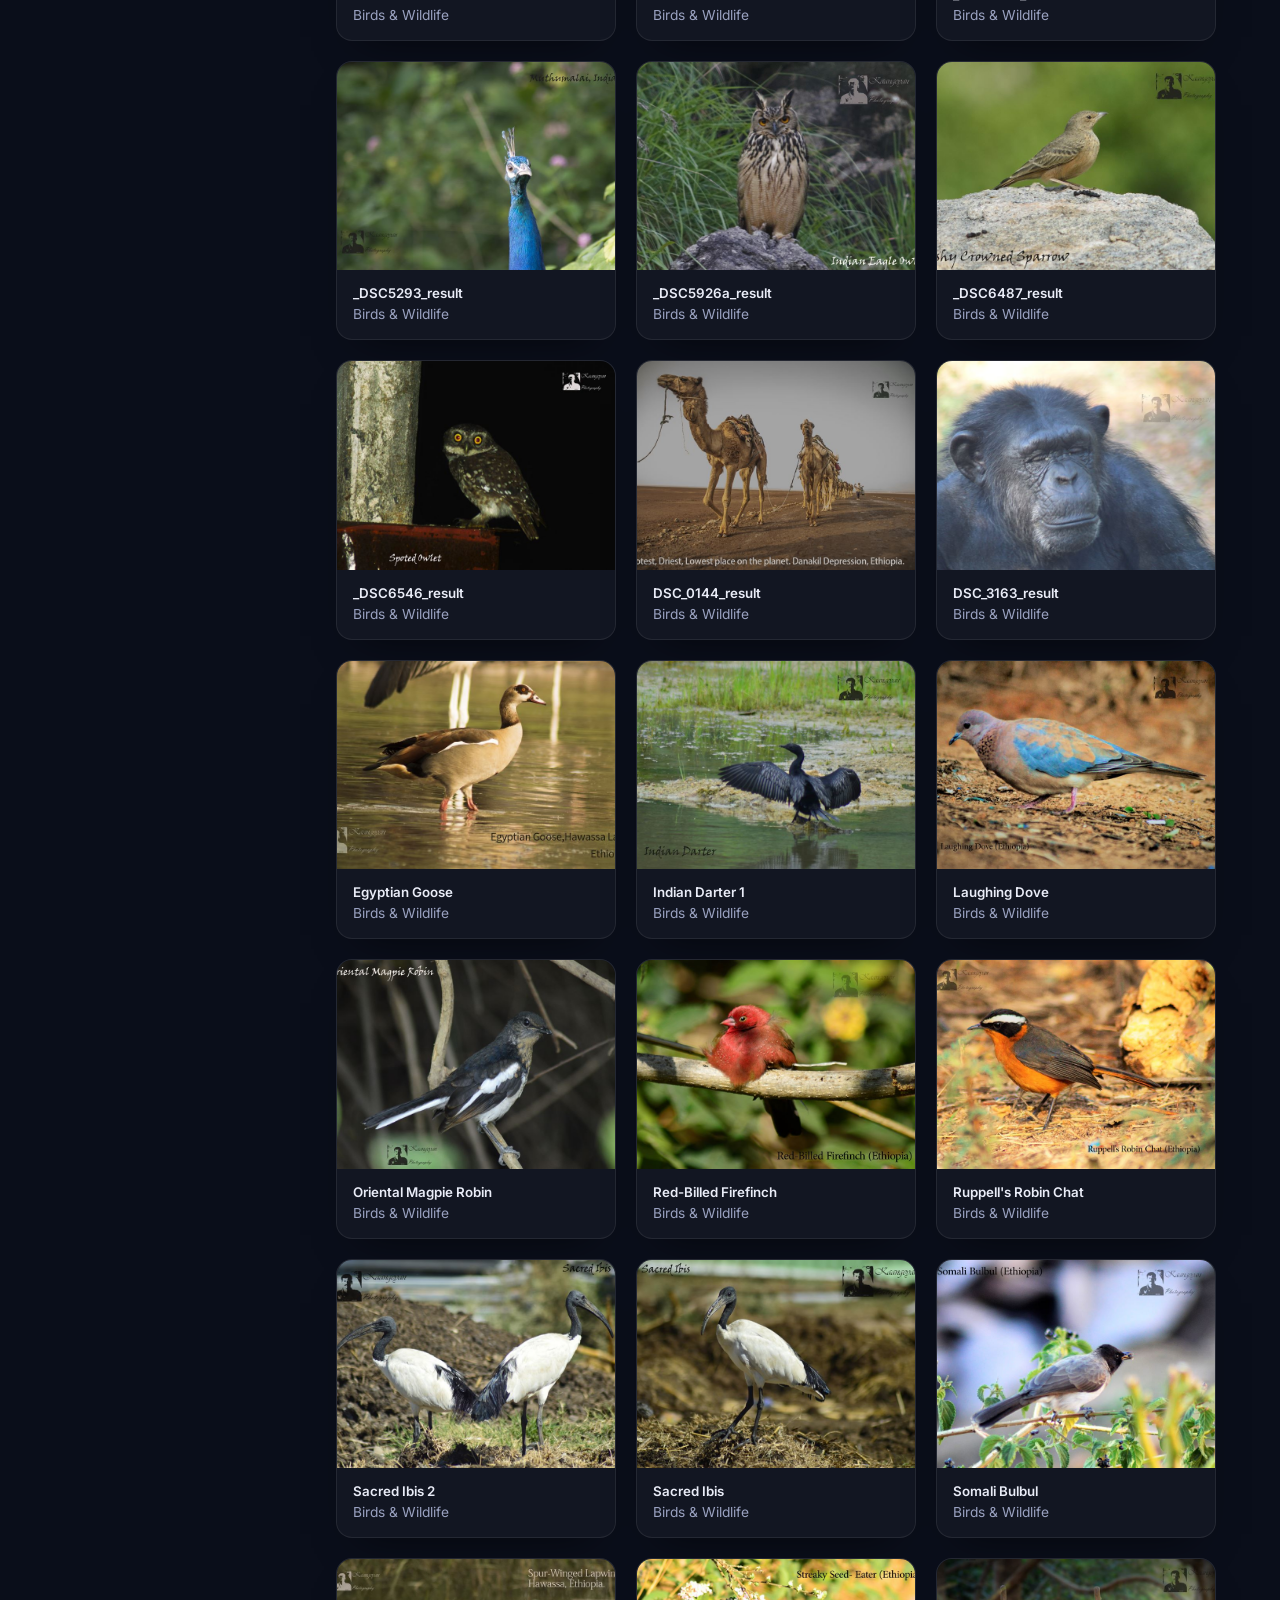
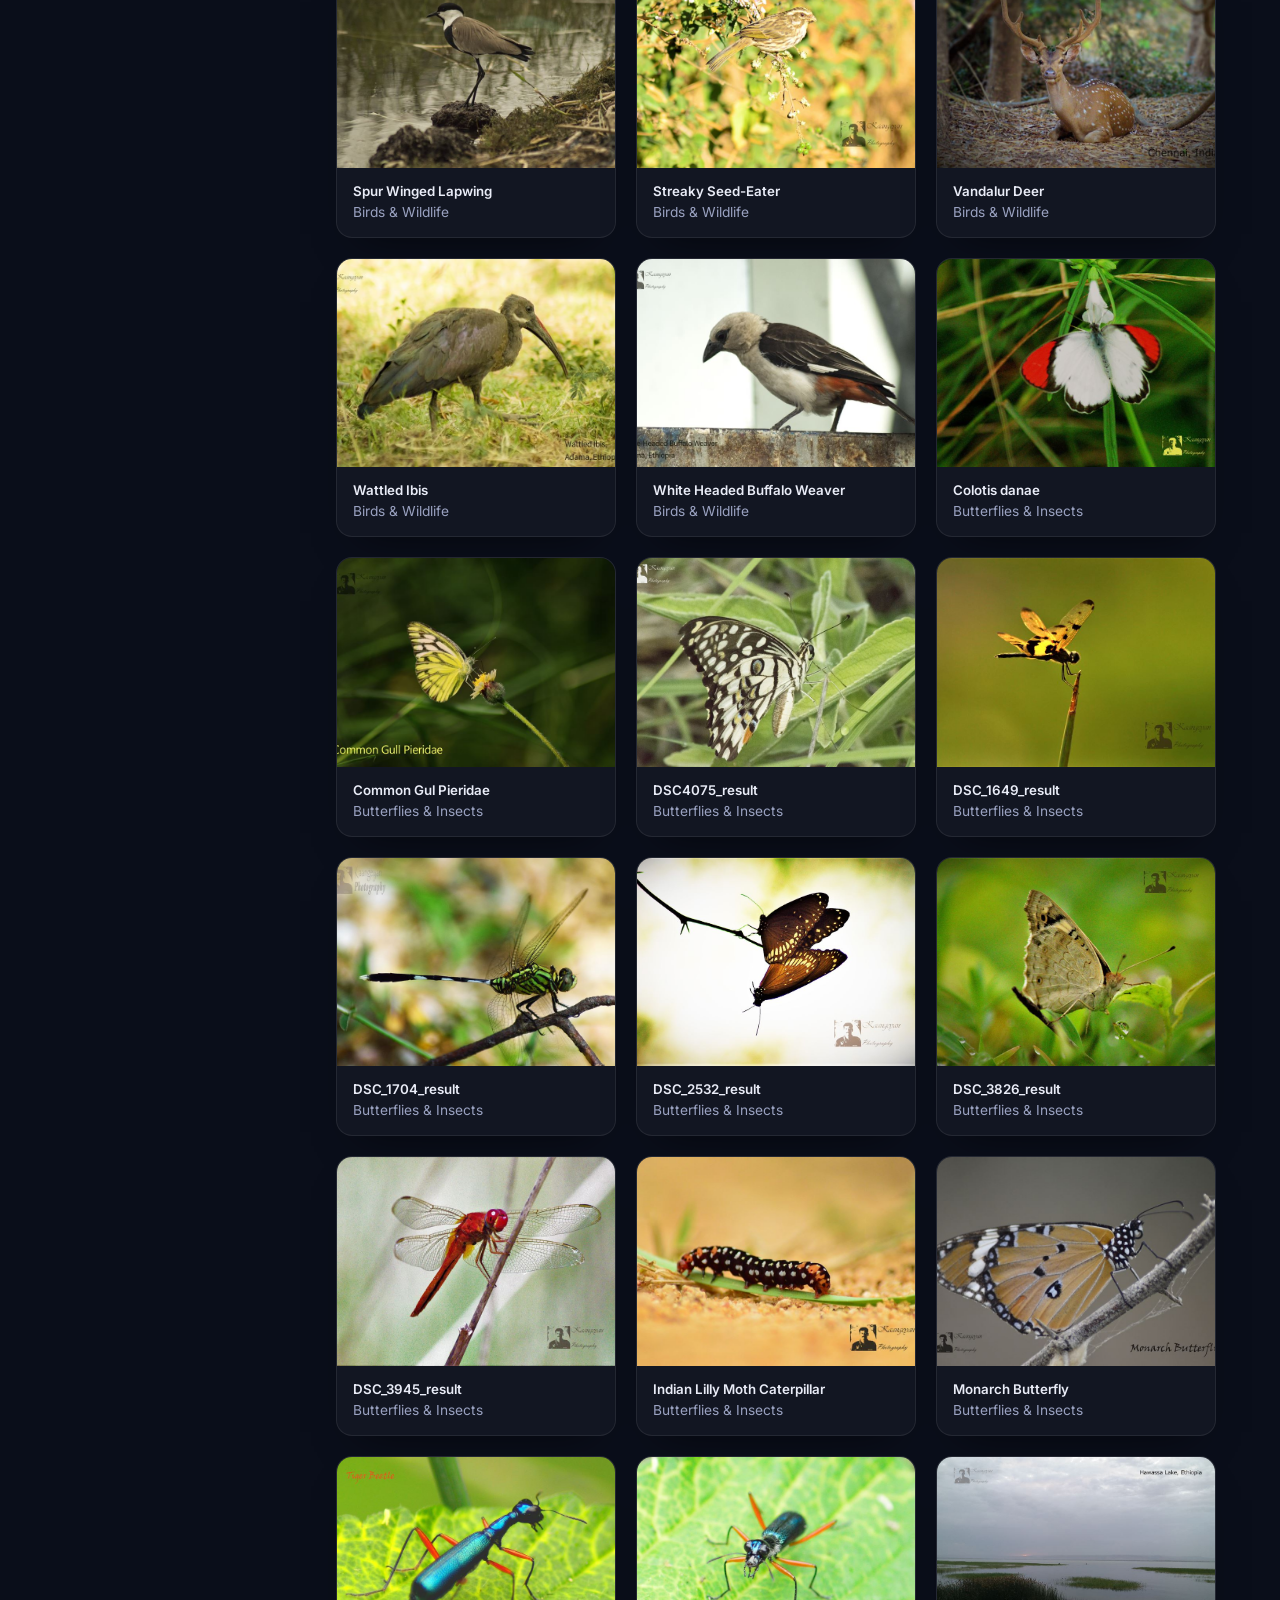
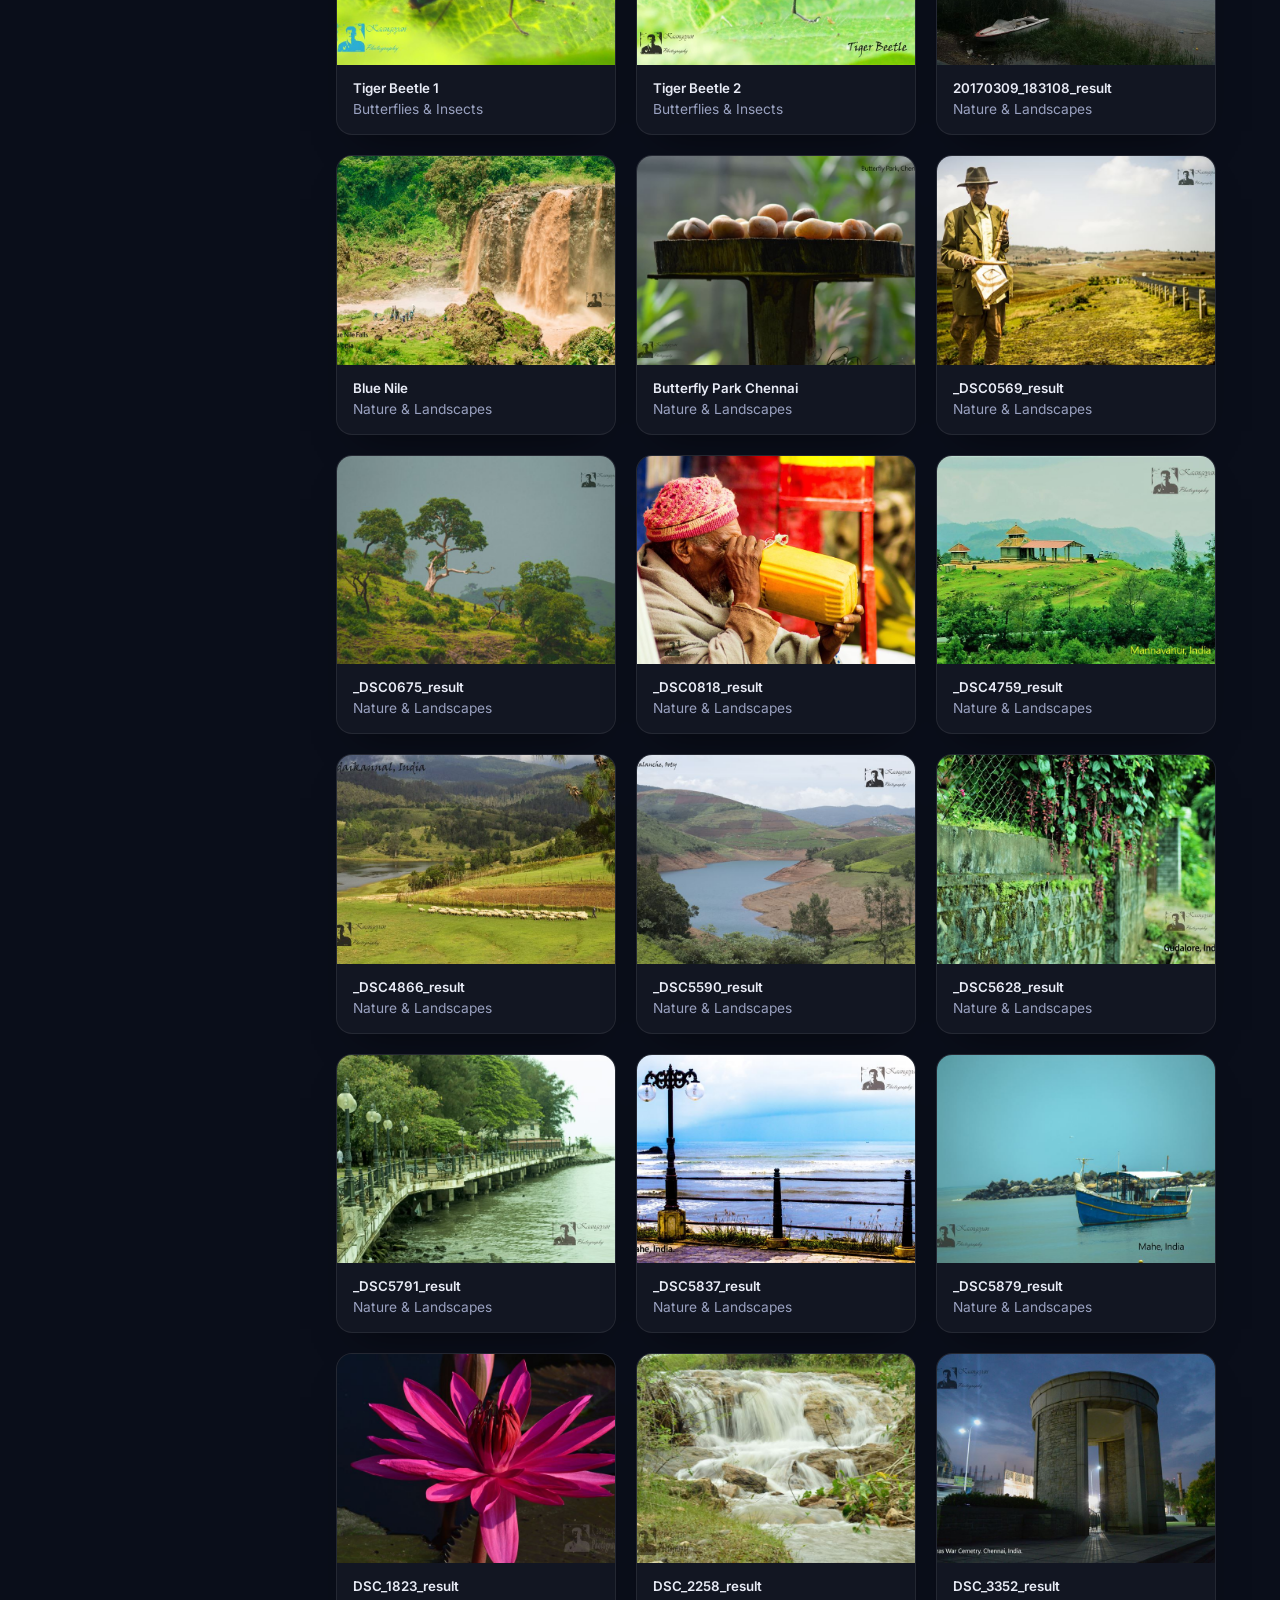
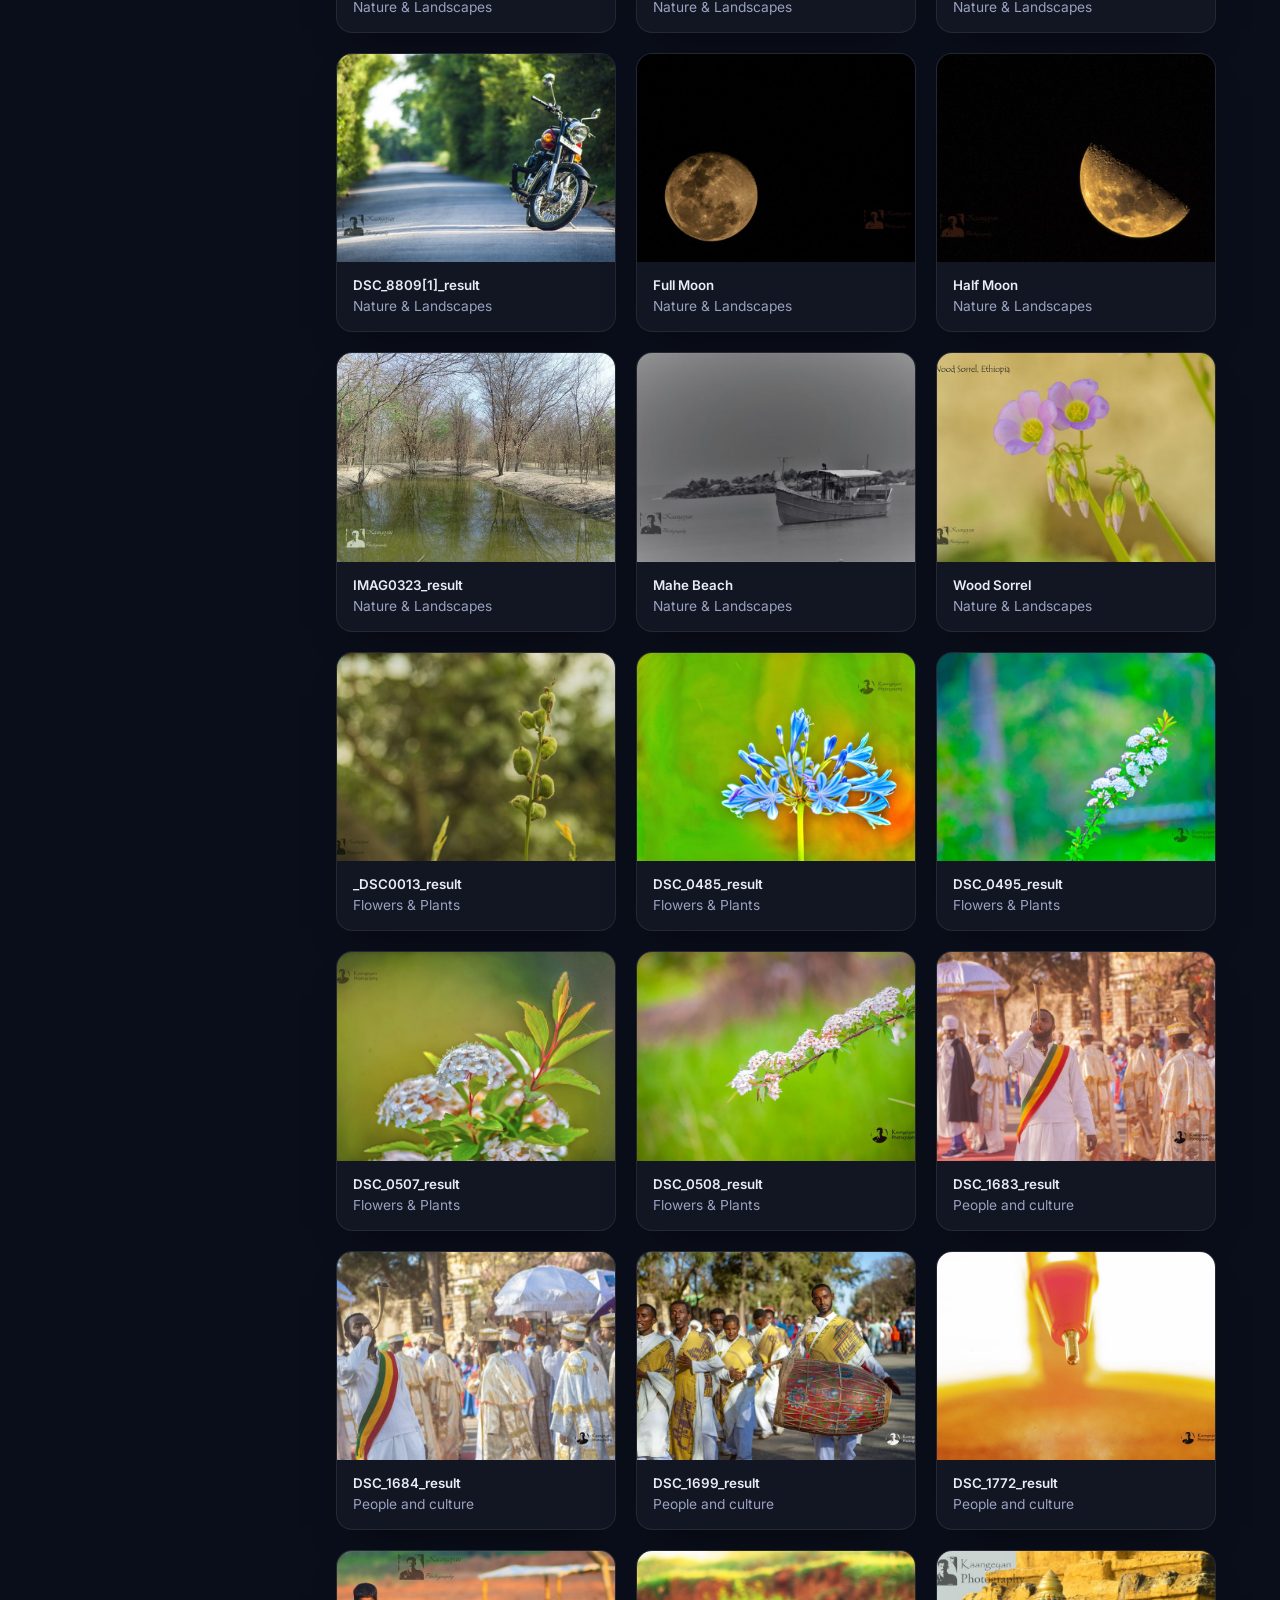
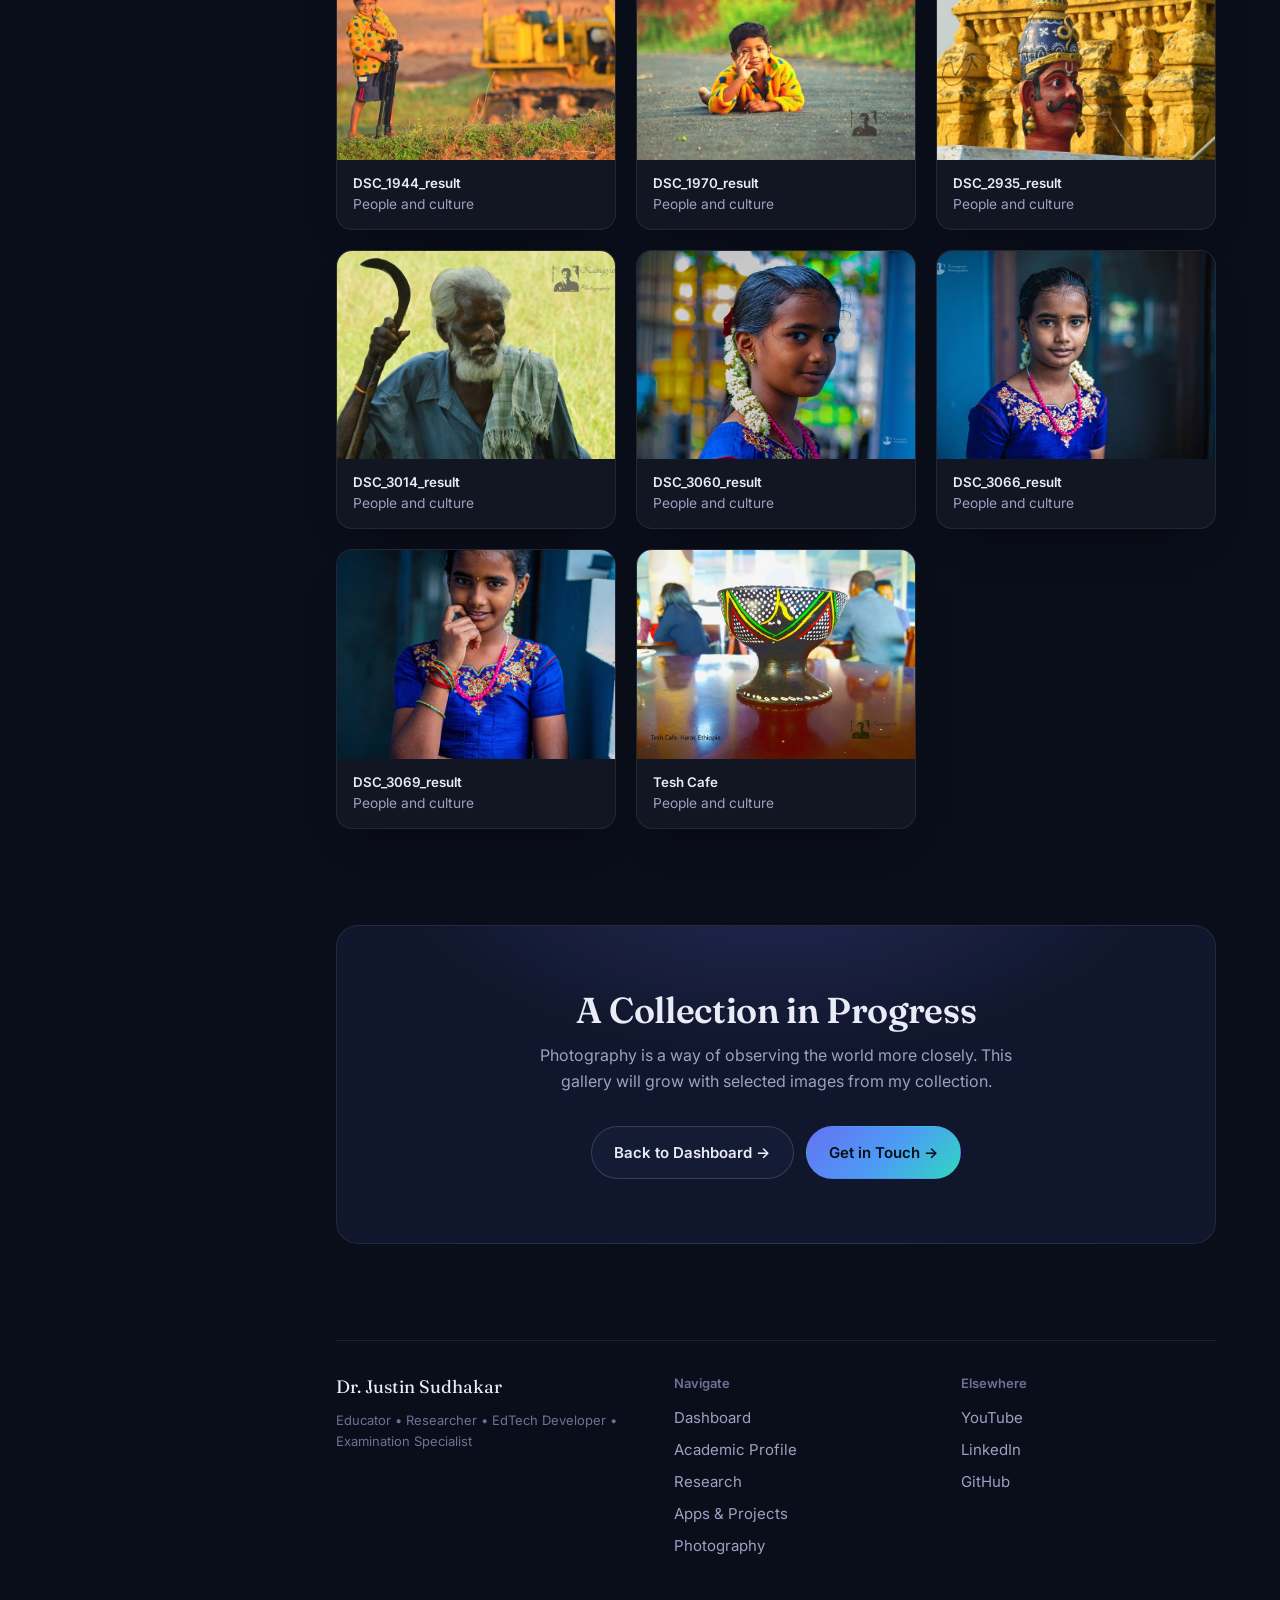
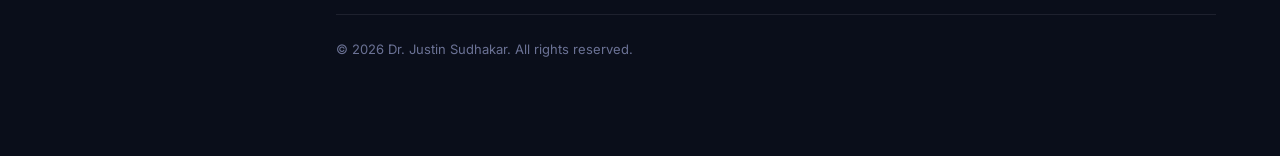
<file: photography.html>
<!DOCTYPE html>
<html lang="en">
<head>
  <meta charset="UTF-8" />
  <meta name="viewport" content="width=device-width, initial-scale=1.0" />
  <title>Photography | Dr. Justin Sudhakar</title>
  <meta name="description" content="Explore birds, wildlife, butterflies, nature, landscapes, flowers, plants, and people through the photography of Dr. Justin Sudhakar." />
  <meta property="og:title" content="Photography | Dr. Justin Sudhakar" />
  <meta property="og:description" content="A visual collection of nature, wildlife, and everyday moments captured through photography." />
  <meta property="og:type" content="profile" />
  <meta property="og:url" content="https://kaangeyan.github.io/justin-portfolio/photography.html" />
  <meta property="og:image" content="https://kaangeyan.github.io/justin-portfolio/assets/img/justin-sudhakar-og-1200x630.png" />
  <link rel="canonical" href="https://kaangeyan.github.io/justin-portfolio/photography.html" />
  <link rel="icon" href="favicon.ico" sizes="any" />
  <link rel="icon" type="image/png" sizes="32x32" href="assets/img/favicon-32x32.png" />
  <link rel="icon" type="image/png" sizes="16x16" href="assets/img/favicon-16x16.png" />
  <link rel="apple-touch-icon" sizes="180x180" href="assets/img/apple-touch-icon.png" />
  <link rel="preconnect" href="https://fonts.googleapis.com" />
  <link rel="preconnect" href="https://fonts.gstatic.com" crossorigin />
  <link href="https://fonts.googleapis.com/css2?family=Fraunces:opsz,wght@9..144,500;9..144,600&family=Inter:wght@400;500;600;700&display=swap" rel="stylesheet" />
  <link rel="stylesheet" href="css/styles.css" />
  <style>
    .photo-hero {
      padding: clamp(28px, 5vw, 60px);
      border: 1px solid rgba(255,255,255,.08);
      border-radius: var(--radius-lg, 24px);
      background: linear-gradient(135deg, rgba(50,70,120,.35), rgba(20,150,150,.12));
    }
    .photo-hero h1 {
      max-width: 850px;
      margin: 12px 0;
      font-family: "Fraunces", serif;
      font-size: clamp(2.2rem, 5vw, 4rem);
      line-height: 1.12;
    }
    .photo-hero p { max-width: 720px; color: var(--text-muted, #aab4c8); line-height: 1.8; }
    .photo-filters {
      display: flex;
      flex-wrap: wrap;
      gap: 10px;
      margin: 24px 0;
    }
    .photo-filter {
      border: 1px solid rgba(255,255,255,.12);
      border-radius: 999px;
      padding: 10px 16px;
      color: inherit;
      background: rgba(255,255,255,.04);
      font: inherit;
      cursor: pointer;
    }
    .photo-filter[aria-pressed="true"] {
      background: rgba(89,110,220,.25);
      border-color: rgba(120,140,255,.6);
    }
    .photo-grid {
      display: grid;
      grid-template-columns: repeat(3, minmax(0, 1fr));
      gap: 20px;
    }
    .photo-card {
      overflow: hidden;
      padding: 0;
      text-align: left;
      border: 1px solid rgba(255,255,255,.08);
      background: rgba(255,255,255,.035);
      cursor: pointer;
      color: inherit;
    }
    .photo-card img {
      display: block;
      width: 100%;
      height: auto;
      aspect-ratio: 4 / 3;
      object-fit: cover;
      transition: transform .35s ease;
    }
    .photo-card:hover img { transform: scale(1.035); }
    .photo-card[hidden] { display: none !important; }
    .photo-filter:focus-visible { outline: 2px solid rgba(140,160,255,.9); outline-offset: 3px; }
    .photo-card-info { display: block; padding: 15px 16px 17px; }
    .photo-card-title { display: block; font-weight: 600; overflow-wrap: anywhere; }
    .photo-card-category { display: block; margin-top: 5px; color: var(--text-muted, #aab4c8); font-size: .86rem; }
    .photo-lightbox {
      display: none;
      position: fixed;
      inset: 0;
      z-index: 9999;
      padding: 24px;
      align-items: center;
      justify-content: center;
      background: rgba(3,7,18,.94);
    }
    .photo-lightbox.is-open { display: flex; }
    .photo-lightbox img {
      max-width: min(100%, 1200px);
      max-height: 82vh;
      max-height: 82dvh;
      object-fit: contain;
      border-radius: 12px;
      touch-action: pan-y pinch-zoom;
    }
    .photo-lightbox-close,
    .photo-lightbox-nav {
      position: absolute;
      width: 44px;
      height: 44px;
      border: 1px solid rgba(255,255,255,.25);
      border-radius: 50%;
      color: white;
      background: rgba(255,255,255,.08);
      font-size: 24px;
      line-height: 1;
      cursor: pointer;
    }
    .photo-lightbox-close { top: 18px; right: 22px; }
    .photo-lightbox-nav { top: 50%; transform: translateY(-50%); font-size: 28px; }
    .photo-lightbox-prev { left: 18px; }
    .photo-lightbox-next { right: 18px; }
    .photo-lightbox-close:hover,
    .photo-lightbox-nav:hover { background: rgba(255,255,255,.18); }
    .photo-lightbox-close:focus-visible,
    .photo-lightbox-nav:focus-visible { outline: 2px solid rgba(140,160,255,.9); outline-offset: 3px; }
    .photo-lightbox-nav[hidden] { display: none; }
    .photo-lightbox-caption {
      position: absolute;
      bottom: 16px;
      left: 16px;
      right: 16px;
      text-align: center;
      color: white;
    }
    .photo-lightbox-counter { display: block; margin-top: 4px; color: rgba(255,255,255,.7); font-size: .86rem; }
    @media (max-width: 900px) {
      .photo-grid { grid-template-columns: repeat(2, minmax(0, 1fr)); }
    }
    @media (max-width: 560px) {
      .photo-grid { grid-template-columns: 1fr; }
      .photo-hero { padding: 26px 20px; }
      .photo-filter { padding: 9px 14px; font-size: .92rem; }
      .photo-lightbox { padding: 64px 12px 72px; }
      .photo-lightbox-close { top: 12px; right: 12px; }
      .photo-lightbox-nav { top: auto; bottom: 14px; transform: none; }
      .photo-lightbox-prev { left: 12px; }
      .photo-lightbox-next { right: 12px; }
      .photo-lightbox-caption { left: 68px; right: 68px; bottom: 14px; font-size: .9rem; }
    }
    body.photo-lightbox-open { overflow: hidden; }
  </style>
</head>
<body>
<div class="bg-field" aria-hidden="true"></div>
<div class="shell">
  <!-- Desktop sidebar -->
  <aside class="sidebar" aria-label="Primary">
    <a class="brand" href="index.html">
      <span class="brand-mark" aria-hidden="true">JS</span>
      <span class="brand-text">
        <span class="brand-name">Dr. Justin Sudhakar</span>
        <span class="brand-role">Educator &amp; EdTech Developer</span>
      </span>
    </a>
    <nav>
      <ul class="nav-list">
        <li><a class="nav-link" href="index.html"><span class="nav-icon">🏠</span>Dashboard</a></li>
        <li><a class="nav-link" href="about.html"><span class="nav-icon">👤</span>About Me</a></li>
        <li><a class="nav-link" href="academic-profile.html"><span class="nav-icon">🎓</span>Academic Profile</a></li>
        <li><a class="nav-link" href="teaching.html"><span class="nav-icon">📚</span>Teaching &amp; Courses</a></li>
        <li><a class="nav-link" href="research.html"><span class="nav-icon">🔬</span>Research</a></li>
        <li><a class="nav-link" href="projects.html"><span class="nav-icon">📱</span>Apps &amp; Projects</a></li>
        <li><a class="nav-link" href="publications.html"><span class="nav-icon">📄</span>Publications</a></li>
        <li><a class="nav-link" href="certifications.html"><span class="nav-icon">🏅</span>Workshops</a></li>
        <li><a class="nav-link" href="resources.html"><span class="nav-icon">📚</span>Resources</a></li>
        <li><a class="nav-link" href="experience.html"><span class="nav-icon">💼</span>Experience</a></li>
        <li><a class="nav-link" href="youtube.html"><span class="nav-icon">▶️</span>YouTube &amp; Learning</a></li>
        <li><a class="nav-link" href="photography.html" aria-current="page"><span class="nav-icon">📷</span>Photography</a></li>
        <li><a class="nav-link" href="contact.html"><span class="nav-icon">✉️</span>Contact</a></li>
      </ul>
    </nav>
    <div class="sidebar-footer">Academic &amp; EdTech Portfolio</div>
  </aside>
  <!-- Mobile top bar -->
  <header class="topbar">
    <a class="brand" href="index.html" style="padding:0;">
      <span class="brand-mark" aria-hidden="true">JS</span>
      <span class="brand-text"><span class="brand-name">Dr. Justin Sudhakar</span></span>
    </a>
    <button class="menu-toggle" id="menuToggle" aria-label="Open menu" aria-expanded="false" aria-controls="mobileNav">
      <span aria-hidden="true">☰</span>
    </button>
  </header>
  <!-- Mobile navigation -->
  <div class="mobile-nav" id="mobileNav">
    <div class="mobile-nav-backdrop" id="mobileNavBackdrop"></div>
    <div class="mobile-nav-panel" role="dialog" aria-modal="true" aria-label="Site navigation">
      <div class="mobile-nav-header">
        <span class="brand-text"><span class="brand-name">Menu</span></span>
        <button class="menu-toggle" id="menuClose" aria-label="Close menu"><span aria-hidden="true">✕</span></button>
      </div>
      <nav>
        <ul class="nav-list">
          <li><a class="nav-link" href="index.html"><span class="nav-icon">🏠</span>Dashboard</a></li>
          <li><a class="nav-link" href="about.html"><span class="nav-icon">👤</span>About Me</a></li>
          <li><a class="nav-link" href="academic-profile.html"><span class="nav-icon">🎓</span>Academic Profile</a></li>
          <li><a class="nav-link" href="teaching.html"><span class="nav-icon">📚</span>Teaching &amp; Courses</a></li>
          <li><a class="nav-link" href="research.html"><span class="nav-icon">🔬</span>Research</a></li>
          <li><a class="nav-link" href="projects.html"><span class="nav-icon">📱</span>Apps &amp; Projects</a></li>
          <li><a class="nav-link" href="publications.html"><span class="nav-icon">📄</span>Publications</a></li>
          <li><a class="nav-link" href="certifications.html"><span class="nav-icon">🏅</span>Workshops</a></li>
          <li><a class="nav-link" href="resources.html"><span class="nav-icon">📚</span>Resources</a></li>
          <li><a class="nav-link" href="experience.html"><span class="nav-icon">💼</span>Experience</a></li>
          <li><a class="nav-link" href="youtube.html"><span class="nav-icon">▶️</span>YouTube &amp; Learning</a></li>
          <li><a class="nav-link" href="photography.html" aria-current="page"><span class="nav-icon">📷</span>Photography</a></li>
          <li><a class="nav-link" href="contact.html"><span class="nav-icon">✉️</span>Contact</a></li>
        </ul>
      </nav>
    </div>
  </div>
  <main class="main" id="main">
    <section class="page-section photo-hero" aria-labelledby="photo-hero-title">
      <p class="eyebrow">Photography &amp; Visual Stories</p>
      <h1 id="photo-hero-title">Nature, Life &amp; Moments Through My Lens.</h1>
      <p>A personal collection of photographs capturing the beauty of the natural world, wildlife, and the details of everyday life. Each image offers a moment to pause, observe, and appreciate.</p>
    </section>
    <section class="page-section" aria-labelledby="gallery-title">
      <h2 class="section-title" id="gallery-title">Photography Gallery</h2>
      <p class="section-lede">A selection of photographs from my collection.</p>
      <div class="photo-filters" role="group" aria-label="Filter photographs by category" aria-controls="photoGrid">
        <button class="photo-filter" type="button" aria-pressed="true" data-filter="all">All</button>
        <button class="photo-filter" type="button" aria-pressed="false" data-filter="birds">Birds &amp; Wildlife</button>
        <button class="photo-filter" type="button" aria-pressed="false" data-filter="butterflies">Butterflies &amp; Insects</button>
        <button class="photo-filter" type="button" aria-pressed="false" data-filter="nature">Nature &amp; Landscapes</button>
        <button class="photo-filter" type="button" aria-pressed="false" data-filter="flowers">Flowers &amp; Plants</button>
        <button class="photo-filter" type="button" aria-pressed="false" data-filter="people">People and culture</button>
      </div>
      <div class="photo-grid" id="photoGrid">
        <button class="card photo-card" type="button" data-category="birds" data-image="Images/Photography-web/large/DSC_3498_result.jpg" data-caption="DSC_3498_result.jpg">
          <img src="Images/Photography-web/thumbs/DSC_3498_result.jpg" alt="Photograph DSC 3498" width="800" height="532" loading="lazy" decoding="async" />
          <span class="photo-card-info"><span class="photo-card-title">DSC_3498_result</span><span class="photo-card-category">Birds &amp; Wildlife</span></span>
        </button>
        <button class="card photo-card" type="button" data-category="birds" data-image="Images/Photography-web/large/DSC_2536_result.jpg" data-caption="DSC_2536_result.jpg">
          <img src="Images/Photography-web/thumbs/DSC_2536_result.jpg" alt="Photograph DSC 2536" width="800" height="532" loading="lazy" decoding="async" />
          <span class="photo-card-info"><span class="photo-card-title">DSC_2536_result</span><span class="photo-card-category">Birds &amp; Wildlife</span></span>
        </button>
        <button class="card photo-card" type="button" data-category="butterflies" data-image="Images/Photography-web/large/DSC_1547_result.jpg" data-caption="DSC_1547_result.jpg">
          <img src="Images/Photography-web/thumbs/DSC_1547_result.jpg" alt="Photograph DSC 1547" width="800" height="532" loading="lazy" decoding="async" />
          <span class="photo-card-info"><span class="photo-card-title">DSC_1547_result</span><span class="photo-card-category">Butterflies &amp; Insects</span></span>
        </button>
        <button class="card photo-card" type="button" data-category="flowers" data-image="Images/Photography-web/large/DSC_0484_result.jpg" data-caption="DSC_0484_result.jpg">
          <img src="Images/Photography-web/thumbs/DSC_0484_result.jpg" alt="Photograph DSC 0484" width="800" height="532" loading="lazy" decoding="async" />
          <span class="photo-card-info"><span class="photo-card-title">DSC_0484_result</span><span class="photo-card-category">Flowers &amp; Plants</span></span>
        </button>
        <button class="card photo-card" type="button" data-category="butterflies" data-image="Images/Photography-web/large/Common%20Pierrot_result.jpg" data-caption="Common Pierrot">
          <img src="Images/Photography-web/thumbs/Common%20Pierrot_result.jpg" alt="Common Pierrot butterfly" width="800" height="532" loading="lazy" decoding="async" />
          <span class="photo-card-info"><span class="photo-card-title">Common Pierrot</span><span class="photo-card-category">Butterflies &amp; Insects</span></span>
        </button>
        <button class="card photo-card" type="button" data-category="birds" data-image="Images/Photography-web/large/Birds%20%26%20Wildlife/African%20Hooded%20Vulture%2011_result.jpg" data-caption="African Hooded Vulture 11">
          <img src="Images/Photography-web/thumbs/Birds%20%26%20Wildlife/African%20Hooded%20Vulture%2011_result.jpg" alt="African Hooded Vulture 11" width="800" height="532" loading="lazy" decoding="async" />
          <span class="photo-card-info"><span class="photo-card-title">African Hooded Vulture 11</span><span class="photo-card-category">Birds &amp; Wildlife</span></span>
        </button>
        <button class="card photo-card" type="button" data-category="birds" data-image="Images/Photography-web/large/Birds%20%26%20Wildlife/African%20Jacana_result.jpg" data-caption="African Jacana">
          <img src="Images/Photography-web/thumbs/Birds%20%26%20Wildlife/African%20Jacana_result.jpg" alt="African Jacana" width="800" height="532" loading="lazy" decoding="async" />
          <span class="photo-card-info"><span class="photo-card-title">African Jacana</span><span class="photo-card-category">Birds &amp; Wildlife</span></span>
        </button>
        <button class="card photo-card" type="button" data-category="birds" data-image="Images/Photography-web/large/Birds%20%26%20Wildlife/Bee%20Eater_result.jpg" data-caption="Bee Eater">
          <img src="Images/Photography-web/thumbs/Birds%20%26%20Wildlife/Bee%20Eater_result.jpg" alt="Bee Eater" width="800" height="532" loading="lazy" decoding="async" />
          <span class="photo-card-info"><span class="photo-card-title">Bee Eater</span><span class="photo-card-category">Birds &amp; Wildlife</span></span>
        </button>
        <button class="card photo-card" type="button" data-category="birds" data-image="Images/Photography-web/large/Birds%20%26%20Wildlife/_DSC0247_result.jpg" data-caption="_DSC0247_result.jpg">
          <img src="Images/Photography-web/thumbs/Birds%20%26%20Wildlife/_DSC0247_result.jpg" alt="Photograph DSC0247" width="800" height="532" loading="lazy" decoding="async" />
          <span class="photo-card-info"><span class="photo-card-title">_DSC0247_result</span><span class="photo-card-category">Birds &amp; Wildlife</span></span>
        </button>
        <button class="card photo-card" type="button" data-category="birds" data-image="Images/Photography-web/large/Birds%20%26%20Wildlife/_DSC5293_result.jpg" data-caption="_DSC5293_result.jpg">
          <img src="Images/Photography-web/thumbs/Birds%20%26%20Wildlife/_DSC5293_result.jpg" alt="Photograph DSC5293" width="800" height="532" loading="lazy" decoding="async" />
          <span class="photo-card-info"><span class="photo-card-title">_DSC5293_result</span><span class="photo-card-category">Birds &amp; Wildlife</span></span>
        </button>
        <button class="card photo-card" type="button" data-category="birds" data-image="Images/Photography-web/large/Birds%20%26%20Wildlife/_DSC5926a_result.jpg" data-caption="_DSC5926a_result.jpg">
          <img src="Images/Photography-web/thumbs/Birds%20%26%20Wildlife/_DSC5926a_result.jpg" alt="Photograph DSC5926a" width="800" height="560" loading="lazy" decoding="async" />
          <span class="photo-card-info"><span class="photo-card-title">_DSC5926a_result</span><span class="photo-card-category">Birds &amp; Wildlife</span></span>
        </button>
        <button class="card photo-card" type="button" data-category="birds" data-image="Images/Photography-web/large/Birds%20%26%20Wildlife/_DSC6487_result.jpg" data-caption="_DSC6487_result.jpg">
          <img src="Images/Photography-web/thumbs/Birds%20%26%20Wildlife/_DSC6487_result.jpg" alt="Photograph DSC6487" width="800" height="513" loading="lazy" decoding="async" />
          <span class="photo-card-info"><span class="photo-card-title">_DSC6487_result</span><span class="photo-card-category">Birds &amp; Wildlife</span></span>
        </button>
        <button class="card photo-card" type="button" data-category="birds" data-image="Images/Photography-web/large/Birds%20%26%20Wildlife/_DSC6546_result.jpg" data-caption="_DSC6546_result.jpg">
          <img src="Images/Photography-web/thumbs/Birds%20%26%20Wildlife/_DSC6546_result.jpg" alt="Photograph DSC6546" width="800" height="532" loading="lazy" decoding="async" />
          <span class="photo-card-info"><span class="photo-card-title">_DSC6546_result</span><span class="photo-card-category">Birds &amp; Wildlife</span></span>
        </button>
        <button class="card photo-card" type="button" data-category="birds" data-image="Images/Photography-web/large/Birds%20%26%20Wildlife/DSC_0144_result.jpg" data-caption="DSC_0144_result.jpg">
          <img src="Images/Photography-web/thumbs/Birds%20%26%20Wildlife/DSC_0144_result.jpg" alt="Photograph DSC 0144" width="800" height="532" loading="lazy" decoding="async" />
          <span class="photo-card-info"><span class="photo-card-title">DSC_0144_result</span><span class="photo-card-category">Birds &amp; Wildlife</span></span>
        </button>
        <button class="card photo-card" type="button" data-category="birds" data-image="Images/Photography-web/large/Birds%20%26%20Wildlife/DSC_3163_result.jpg" data-caption="DSC_3163_result.jpg">
          <img src="Images/Photography-web/thumbs/Birds%20%26%20Wildlife/DSC_3163_result.jpg" alt="Photograph DSC 3163" width="800" height="532" loading="lazy" decoding="async" />
          <span class="photo-card-info"><span class="photo-card-title">DSC_3163_result</span><span class="photo-card-category">Birds &amp; Wildlife</span></span>
        </button>
        <button class="card photo-card" type="button" data-category="birds" data-image="Images/Photography-web/large/Birds%20%26%20Wildlife/Egyptian%20Goose_result.jpg" data-caption="Egyptian Goose">
          <img src="Images/Photography-web/thumbs/Birds%20%26%20Wildlife/Egyptian%20Goose_result.jpg" alt="Egyptian Goose" width="800" height="497" loading="lazy" decoding="async" />
          <span class="photo-card-info"><span class="photo-card-title">Egyptian Goose</span><span class="photo-card-category">Birds &amp; Wildlife</span></span>
        </button>
        <button class="card photo-card" type="button" data-category="birds" data-image="Images/Photography-web/large/Birds%20%26%20Wildlife/Indian%20Darter_1_result.jpg" data-caption="Indian Darter 1">
          <img src="Images/Photography-web/thumbs/Birds%20%26%20Wildlife/Indian%20Darter_1_result.jpg" alt="Indian Darter 1" width="800" height="532" loading="lazy" decoding="async" />
          <span class="photo-card-info"><span class="photo-card-title">Indian Darter 1</span><span class="photo-card-category">Birds &amp; Wildlife</span></span>
        </button>
        <button class="card photo-card" type="button" data-category="birds" data-image="Images/Photography-web/large/Birds%20%26%20Wildlife/Laughing%20Dove_result.jpg" data-caption="Laughing Dove">
          <img src="Images/Photography-web/thumbs/Birds%20%26%20Wildlife/Laughing%20Dove_result.jpg" alt="Laughing Dove" width="800" height="532" loading="lazy" decoding="async" />
          <span class="photo-card-info"><span class="photo-card-title">Laughing Dove</span><span class="photo-card-category">Birds &amp; Wildlife</span></span>
        </button>
        <button class="card photo-card" type="button" data-category="birds" data-image="Images/Photography-web/large/Birds%20%26%20Wildlife/Oriental%20Magpie%20Robin_result.jpg" data-caption="Oriental Magpie Robin">
          <img src="Images/Photography-web/thumbs/Birds%20%26%20Wildlife/Oriental%20Magpie%20Robin_result.jpg" alt="Oriental Magpie Robin" width="800" height="532" loading="lazy" decoding="async" />
          <span class="photo-card-info"><span class="photo-card-title">Oriental Magpie Robin</span><span class="photo-card-category">Birds &amp; Wildlife</span></span>
        </button>
        <button class="card photo-card" type="button" data-category="birds" data-image="Images/Photography-web/large/Birds%20%26%20Wildlife/Red-Billed%20Firefinch_result.jpg" data-caption="Red-Billed Firefinch">
          <img src="Images/Photography-web/thumbs/Birds%20%26%20Wildlife/Red-Billed%20Firefinch_result.jpg" alt="Red-Billed Firefinch" width="800" height="571" loading="lazy" decoding="async" />
          <span class="photo-card-info"><span class="photo-card-title">Red-Billed Firefinch</span><span class="photo-card-category">Birds &amp; Wildlife</span></span>
        </button>
        <button class="card photo-card" type="button" data-category="birds" data-image="Images/Photography-web/large/Birds%20%26%20Wildlife/Ruppell%27s%20Robin%20Chat_result.jpg" data-caption="Ruppell&#x27;s Robin Chat">
          <img src="Images/Photography-web/thumbs/Birds%20%26%20Wildlife/Ruppell%27s%20Robin%20Chat_result.jpg" alt="Ruppell&#x27;s Robin Chat" width="800" height="549" loading="lazy" decoding="async" />
          <span class="photo-card-info"><span class="photo-card-title">Ruppell&#x27;s Robin Chat</span><span class="photo-card-category">Birds &amp; Wildlife</span></span>
        </button>
        <button class="card photo-card" type="button" data-category="birds" data-image="Images/Photography-web/large/Birds%20%26%20Wildlife/Sacred%20Ibis%202_result.jpg" data-caption="Sacred Ibis 2">
          <img src="Images/Photography-web/thumbs/Birds%20%26%20Wildlife/Sacred%20Ibis%202_result.jpg" alt="Sacred Ibis 2" width="800" height="532" loading="lazy" decoding="async" />
          <span class="photo-card-info"><span class="photo-card-title">Sacred Ibis 2</span><span class="photo-card-category">Birds &amp; Wildlife</span></span>
        </button>
        <button class="card photo-card" type="button" data-category="birds" data-image="Images/Photography-web/large/Birds%20%26%20Wildlife/Sacred%20Ibis_result.jpg" data-caption="Sacred Ibis">
          <img src="Images/Photography-web/thumbs/Birds%20%26%20Wildlife/Sacred%20Ibis_result.jpg" alt="Sacred Ibis" width="800" height="532" loading="lazy" decoding="async" />
          <span class="photo-card-info"><span class="photo-card-title">Sacred Ibis</span><span class="photo-card-category">Birds &amp; Wildlife</span></span>
        </button>
        <button class="card photo-card" type="button" data-category="birds" data-image="Images/Photography-web/large/Birds%20%26%20Wildlife/Somali%20Bulbul_result.jpg" data-caption="Somali Bulbul">
          <img src="Images/Photography-web/thumbs/Birds%20%26%20Wildlife/Somali%20Bulbul_result.jpg" alt="Somali Bulbul" width="800" height="547" loading="lazy" decoding="async" />
          <span class="photo-card-info"><span class="photo-card-title">Somali Bulbul</span><span class="photo-card-category">Birds &amp; Wildlife</span></span>
        </button>
        <button class="card photo-card" type="button" data-category="birds" data-image="Images/Photography-web/large/Birds%20%26%20Wildlife/Spur%20Winged%20Lapwing_result.jpg" data-caption="Spur Winged Lapwing">
          <img src="Images/Photography-web/thumbs/Birds%20%26%20Wildlife/Spur%20Winged%20Lapwing_result.jpg" alt="Spur Winged Lapwing" width="800" height="532" loading="lazy" decoding="async" />
          <span class="photo-card-info"><span class="photo-card-title">Spur Winged Lapwing</span><span class="photo-card-category">Birds &amp; Wildlife</span></span>
        </button>
        <button class="card photo-card" type="button" data-category="birds" data-image="Images/Photography-web/large/Birds%20%26%20Wildlife/Streaky%20Seed-Eater_result.jpg" data-caption="Streaky Seed-Eater">
          <img src="Images/Photography-web/thumbs/Birds%20%26%20Wildlife/Streaky%20Seed-Eater_result.jpg" alt="Streaky Seed-Eater" width="800" height="528" loading="lazy" decoding="async" />
          <span class="photo-card-info"><span class="photo-card-title">Streaky Seed-Eater</span><span class="photo-card-category">Birds &amp; Wildlife</span></span>
        </button>
        <button class="card photo-card" type="button" data-category="birds" data-image="Images/Photography-web/large/Birds%20%26%20Wildlife/Vandalur%20Deer_result.jpg" data-caption="Vandalur Deer">
          <img src="Images/Photography-web/thumbs/Birds%20%26%20Wildlife/Vandalur%20Deer_result.jpg" alt="Vandalur Deer" width="800" height="532" loading="lazy" decoding="async" />
          <span class="photo-card-info"><span class="photo-card-title">Vandalur Deer</span><span class="photo-card-category">Birds &amp; Wildlife</span></span>
        </button>
        <button class="card photo-card" type="button" data-category="birds" data-image="Images/Photography-web/large/Birds%20%26%20Wildlife/Wattled%20Ibis_result.jpg" data-caption="Wattled Ibis">
          <img src="Images/Photography-web/thumbs/Birds%20%26%20Wildlife/Wattled%20Ibis_result.jpg" alt="Wattled Ibis" width="800" height="470" loading="lazy" decoding="async" />
          <span class="photo-card-info"><span class="photo-card-title">Wattled Ibis</span><span class="photo-card-category">Birds &amp; Wildlife</span></span>
        </button>
        <button class="card photo-card" type="button" data-category="birds" data-image="Images/Photography-web/large/Birds%20%26%20Wildlife/White%20Headed%20Buffalo%20Weaver_result.jpg" data-caption="White Headed Buffalo Weaver">
          <img src="Images/Photography-web/thumbs/Birds%20%26%20Wildlife/White%20Headed%20Buffalo%20Weaver_result.jpg" alt="White Headed Buffalo Weaver" width="800" height="513" loading="lazy" decoding="async" />
          <span class="photo-card-info"><span class="photo-card-title">White Headed Buffalo Weaver</span><span class="photo-card-category">Birds &amp; Wildlife</span></span>
        </button>
        <button class="card photo-card" type="button" data-category="butterflies" data-image="Images/Photography-web/large/Butterflies%20%26%20Insects/Colotis%20danae_result.jpg" data-caption="Colotis danae">
          <img src="Images/Photography-web/thumbs/Butterflies%20%26%20Insects/Colotis%20danae_result.jpg" alt="Colotis danae" width="800" height="537" loading="lazy" decoding="async" />
          <span class="photo-card-info"><span class="photo-card-title">Colotis danae</span><span class="photo-card-category">Butterflies &amp; Insects</span></span>
        </button>
        <button class="card photo-card" type="button" data-category="butterflies" data-image="Images/Photography-web/large/Butterflies%20%26%20Insects/Common%20Gul%20Pieridae_result.jpg" data-caption="Common Gul Pieridae">
          <img src="Images/Photography-web/thumbs/Butterflies%20%26%20Insects/Common%20Gul%20Pieridae_result.jpg" alt="Common Gul Pieridae" width="800" height="532" loading="lazy" decoding="async" />
          <span class="photo-card-info"><span class="photo-card-title">Common Gul Pieridae</span><span class="photo-card-category">Butterflies &amp; Insects</span></span>
        </button>
        <button class="card photo-card" type="button" data-category="butterflies" data-image="Images/Photography-web/large/Butterflies%20%26%20Insects/DSC4075_result.jpg" data-caption="DSC4075_result.jpg">
          <img src="Images/Photography-web/thumbs/Butterflies%20%26%20Insects/DSC4075_result.jpg" alt="Photograph DSC4075" width="800" height="532" loading="lazy" decoding="async" />
          <span class="photo-card-info"><span class="photo-card-title">DSC4075_result</span><span class="photo-card-category">Butterflies &amp; Insects</span></span>
        </button>
        <button class="card photo-card" type="button" data-category="butterflies" data-image="Images/Photography-web/large/Butterflies%20%26%20Insects/DSC_1649_result.jpg" data-caption="DSC_1649_result.jpg">
          <img src="Images/Photography-web/thumbs/Butterflies%20%26%20Insects/DSC_1649_result.jpg" alt="Photograph DSC 1649" width="800" height="525" loading="lazy" decoding="async" />
          <span class="photo-card-info"><span class="photo-card-title">DSC_1649_result</span><span class="photo-card-category">Butterflies &amp; Insects</span></span>
        </button>
        <button class="card photo-card" type="button" data-category="butterflies" data-image="Images/Photography-web/large/Butterflies%20%26%20Insects/DSC_1704_result.jpg" data-caption="DSC_1704_result.jpg">
          <img src="Images/Photography-web/thumbs/Butterflies%20%26%20Insects/DSC_1704_result.jpg" alt="Photograph DSC 1704" width="800" height="532" loading="lazy" decoding="async" />
          <span class="photo-card-info"><span class="photo-card-title">DSC_1704_result</span><span class="photo-card-category">Butterflies &amp; Insects</span></span>
        </button>
        <button class="card photo-card" type="button" data-category="butterflies" data-image="Images/Photography-web/large/Butterflies%20%26%20Insects/DSC_2532_result.jpg" data-caption="DSC_2532_result.jpg">
          <img src="Images/Photography-web/thumbs/Butterflies%20%26%20Insects/DSC_2532_result.jpg" alt="Photograph DSC 2532" width="800" height="573" loading="lazy" decoding="async" />
          <span class="photo-card-info"><span class="photo-card-title">DSC_2532_result</span><span class="photo-card-category">Butterflies &amp; Insects</span></span>
        </button>
        <button class="card photo-card" type="button" data-category="butterflies" data-image="Images/Photography-web/large/Butterflies%20%26%20Insects/DSC_3826_result.jpg" data-caption="DSC_3826_result.jpg">
          <img src="Images/Photography-web/thumbs/Butterflies%20%26%20Insects/DSC_3826_result.jpg" alt="Photograph DSC 3826" width="800" height="581" loading="lazy" decoding="async" />
          <span class="photo-card-info"><span class="photo-card-title">DSC_3826_result</span><span class="photo-card-category">Butterflies &amp; Insects</span></span>
        </button>
        <button class="card photo-card" type="button" data-category="butterflies" data-image="Images/Photography-web/large/Butterflies%20%26%20Insects/DSC_3945_result.jpg" data-caption="DSC_3945_result.jpg">
          <img src="Images/Photography-web/thumbs/Butterflies%20%26%20Insects/DSC_3945_result.jpg" alt="Photograph DSC 3945" width="800" height="532" loading="lazy" decoding="async" />
          <span class="photo-card-info"><span class="photo-card-title">DSC_3945_result</span><span class="photo-card-category">Butterflies &amp; Insects</span></span>
        </button>
        <button class="card photo-card" type="button" data-category="butterflies" data-image="Images/Photography-web/large/Butterflies%20%26%20Insects/Indian%20Lilly%20Moth%20Caterpillar_result.jpg" data-caption="Indian Lilly Moth Caterpillar">
          <img src="Images/Photography-web/thumbs/Butterflies%20%26%20Insects/Indian%20Lilly%20Moth%20Caterpillar_result.jpg" alt="Indian Lilly Moth Caterpillar" width="800" height="532" loading="lazy" decoding="async" />
          <span class="photo-card-info"><span class="photo-card-title">Indian Lilly Moth Caterpillar</span><span class="photo-card-category">Butterflies &amp; Insects</span></span>
        </button>
        <button class="card photo-card" type="button" data-category="butterflies" data-image="Images/Photography-web/large/Butterflies%20%26%20Insects/Monarch%20Butterfly_result.jpg" data-caption="Monarch Butterfly">
          <img src="Images/Photography-web/thumbs/Butterflies%20%26%20Insects/Monarch%20Butterfly_result.jpg" alt="Monarch Butterfly" width="800" height="532" loading="lazy" decoding="async" />
          <span class="photo-card-info"><span class="photo-card-title">Monarch Butterfly</span><span class="photo-card-category">Butterflies &amp; Insects</span></span>
        </button>
        <button class="card photo-card" type="button" data-category="butterflies" data-image="Images/Photography-web/large/Butterflies%20%26%20Insects/Tiger%20Beetle%201_result.jpg" data-caption="Tiger Beetle 1">
          <img src="Images/Photography-web/thumbs/Butterflies%20%26%20Insects/Tiger%20Beetle%201_result.jpg" alt="Tiger Beetle 1" width="800" height="551" loading="lazy" decoding="async" />
          <span class="photo-card-info"><span class="photo-card-title">Tiger Beetle 1</span><span class="photo-card-category">Butterflies &amp; Insects</span></span>
        </button>
        <button class="card photo-card" type="button" data-category="butterflies" data-image="Images/Photography-web/large/Butterflies%20%26%20Insects/Tiger%20Beetle%202_result.jpg" data-caption="Tiger Beetle 2">
          <img src="Images/Photography-web/thumbs/Butterflies%20%26%20Insects/Tiger%20Beetle%202_result.jpg" alt="Tiger Beetle 2" width="800" height="547" loading="lazy" decoding="async" />
          <span class="photo-card-info"><span class="photo-card-title">Tiger Beetle 2</span><span class="photo-card-category">Butterflies &amp; Insects</span></span>
        </button>
        <button class="card photo-card" type="button" data-category="nature" data-image="Images/Photography-web/large/Nature%20%26%20Landscapes/20170309_183108_result.jpg" data-caption="20170309_183108_result.jpg">
          <img src="Images/Photography-web/thumbs/Nature%20%26%20Landscapes/20170309_183108_result.jpg" alt="Photograph 20170309 183108" width="800" height="600" loading="lazy" decoding="async" />
          <span class="photo-card-info"><span class="photo-card-title">20170309_183108_result</span><span class="photo-card-category">Nature &amp; Landscapes</span></span>
        </button>
        <button class="card photo-card" type="button" data-category="nature" data-image="Images/Photography-web/large/Nature%20%26%20Landscapes/Blue%20Nile_result.jpg" data-caption="Blue Nile">
          <img src="Images/Photography-web/thumbs/Nature%20%26%20Landscapes/Blue%20Nile_result.jpg" alt="Blue Nile" width="800" height="532" loading="lazy" decoding="async" />
          <span class="photo-card-info"><span class="photo-card-title">Blue Nile</span><span class="photo-card-category">Nature &amp; Landscapes</span></span>
        </button>
        <button class="card photo-card" type="button" data-category="nature" data-image="Images/Photography-web/large/Nature%20%26%20Landscapes/Butterfly%20Park%20Chennai_result.jpg" data-caption="Butterfly Park Chennai">
          <img src="Images/Photography-web/thumbs/Nature%20%26%20Landscapes/Butterfly%20Park%20Chennai_result.jpg" alt="Butterfly Park Chennai" width="800" height="532" loading="lazy" decoding="async" />
          <span class="photo-card-info"><span class="photo-card-title">Butterfly Park Chennai</span><span class="photo-card-category">Nature &amp; Landscapes</span></span>
        </button>
        <button class="card photo-card" type="button" data-category="nature" data-image="Images/Photography-web/large/Nature%20%26%20Landscapes/_DSC0569_result.jpg" data-caption="_DSC0569_result.jpg">
          <img src="Images/Photography-web/thumbs/Nature%20%26%20Landscapes/_DSC0569_result.jpg" alt="Photograph DSC0569" width="800" height="532" loading="lazy" decoding="async" />
          <span class="photo-card-info"><span class="photo-card-title">_DSC0569_result</span><span class="photo-card-category">Nature &amp; Landscapes</span></span>
        </button>
        <button class="card photo-card" type="button" data-category="nature" data-image="Images/Photography-web/large/Nature%20%26%20Landscapes/_DSC0675_result.jpg" data-caption="_DSC0675_result.jpg">
          <img src="Images/Photography-web/thumbs/Nature%20%26%20Landscapes/_DSC0675_result.jpg" alt="Photograph DSC0675" width="800" height="532" loading="lazy" decoding="async" />
          <span class="photo-card-info"><span class="photo-card-title">_DSC0675_result</span><span class="photo-card-category">Nature &amp; Landscapes</span></span>
        </button>
        <button class="card photo-card" type="button" data-category="nature" data-image="Images/Photography-web/large/Nature%20%26%20Landscapes/_DSC0818_result.jpg" data-caption="_DSC0818_result.jpg">
          <img src="Images/Photography-web/thumbs/Nature%20%26%20Landscapes/_DSC0818_result.jpg" alt="Photograph DSC0818" width="800" height="575" loading="lazy" decoding="async" />
          <span class="photo-card-info"><span class="photo-card-title">_DSC0818_result</span><span class="photo-card-category">Nature &amp; Landscapes</span></span>
        </button>
        <button class="card photo-card" type="button" data-category="nature" data-image="Images/Photography-web/large/Nature%20%26%20Landscapes/_DSC4759_result.jpg" data-caption="_DSC4759_result.jpg">
          <img src="Images/Photography-web/thumbs/Nature%20%26%20Landscapes/_DSC4759_result.jpg" alt="Photograph DSC4759" width="800" height="541" loading="lazy" decoding="async" />
          <span class="photo-card-info"><span class="photo-card-title">_DSC4759_result</span><span class="photo-card-category">Nature &amp; Landscapes</span></span>
        </button>
        <button class="card photo-card" type="button" data-category="nature" data-image="Images/Photography-web/large/Nature%20%26%20Landscapes/_DSC4866_result.jpg" data-caption="_DSC4866_result.jpg">
          <img src="Images/Photography-web/thumbs/Nature%20%26%20Landscapes/_DSC4866_result.jpg" alt="Photograph DSC4866" width="800" height="532" loading="lazy" decoding="async" />
          <span class="photo-card-info"><span class="photo-card-title">_DSC4866_result</span><span class="photo-card-category">Nature &amp; Landscapes</span></span>
        </button>
        <button class="card photo-card" type="button" data-category="nature" data-image="Images/Photography-web/large/Nature%20%26%20Landscapes/_DSC5590_result.jpg" data-caption="_DSC5590_result.jpg">
          <img src="Images/Photography-web/thumbs/Nature%20%26%20Landscapes/_DSC5590_result.jpg" alt="Photograph DSC5590" width="800" height="532" loading="lazy" decoding="async" />
          <span class="photo-card-info"><span class="photo-card-title">_DSC5590_result</span><span class="photo-card-category">Nature &amp; Landscapes</span></span>
        </button>
        <button class="card photo-card" type="button" data-category="nature" data-image="Images/Photography-web/large/Nature%20%26%20Landscapes/_DSC5628_result.jpg" data-caption="_DSC5628_result.jpg">
          <img src="Images/Photography-web/thumbs/Nature%20%26%20Landscapes/_DSC5628_result.jpg" alt="Photograph DSC5628" width="800" height="532" loading="lazy" decoding="async" />
          <span class="photo-card-info"><span class="photo-card-title">_DSC5628_result</span><span class="photo-card-category">Nature &amp; Landscapes</span></span>
        </button>
        <button class="card photo-card" type="button" data-category="nature" data-image="Images/Photography-web/large/Nature%20%26%20Landscapes/_DSC5791_result.jpg" data-caption="_DSC5791_result.jpg">
          <img src="Images/Photography-web/thumbs/Nature%20%26%20Landscapes/_DSC5791_result.jpg" alt="Photograph DSC5791" width="800" height="532" loading="lazy" decoding="async" />
          <span class="photo-card-info"><span class="photo-card-title">_DSC5791_result</span><span class="photo-card-category">Nature &amp; Landscapes</span></span>
        </button>
        <button class="card photo-card" type="button" data-category="nature" data-image="Images/Photography-web/large/Nature%20%26%20Landscapes/_DSC5837_result.jpg" data-caption="_DSC5837_result.jpg">
          <img src="Images/Photography-web/thumbs/Nature%20%26%20Landscapes/_DSC5837_result.jpg" alt="Photograph DSC5837" width="800" height="532" loading="lazy" decoding="async" />
          <span class="photo-card-info"><span class="photo-card-title">_DSC5837_result</span><span class="photo-card-category">Nature &amp; Landscapes</span></span>
        </button>
        <button class="card photo-card" type="button" data-category="nature" data-image="Images/Photography-web/large/Nature%20%26%20Landscapes/_DSC5879_result.jpg" data-caption="_DSC5879_result.jpg">
          <img src="Images/Photography-web/thumbs/Nature%20%26%20Landscapes/_DSC5879_result.jpg" alt="Photograph DSC5879" width="800" height="532" loading="lazy" decoding="async" />
          <span class="photo-card-info"><span class="photo-card-title">_DSC5879_result</span><span class="photo-card-category">Nature &amp; Landscapes</span></span>
        </button>
        <button class="card photo-card" type="button" data-category="nature" data-image="Images/Photography-web/large/Nature%20%26%20Landscapes/DSC_1823_result.jpg" data-caption="DSC_1823_result.jpg">
          <img src="Images/Photography-web/thumbs/Nature%20%26%20Landscapes/DSC_1823_result.jpg" alt="Photograph DSC 1823" width="800" height="532" loading="lazy" decoding="async" />
          <span class="photo-card-info"><span class="photo-card-title">DSC_1823_result</span><span class="photo-card-category">Nature &amp; Landscapes</span></span>
        </button>
        <button class="card photo-card" type="button" data-category="nature" data-image="Images/Photography-web/large/Nature%20%26%20Landscapes/DSC_2258_result.jpg" data-caption="DSC_2258_result.jpg">
          <img src="Images/Photography-web/thumbs/Nature%20%26%20Landscapes/DSC_2258_result.jpg" alt="Photograph DSC 2258" width="800" height="532" loading="lazy" decoding="async" />
          <span class="photo-card-info"><span class="photo-card-title">DSC_2258_result</span><span class="photo-card-category">Nature &amp; Landscapes</span></span>
        </button>
        <button class="card photo-card" type="button" data-category="nature" data-image="Images/Photography-web/large/Nature%20%26%20Landscapes/DSC_3352_result.jpg" data-caption="DSC_3352_result.jpg">
          <img src="Images/Photography-web/thumbs/Nature%20%26%20Landscapes/DSC_3352_result.jpg" alt="Photograph DSC 3352" width="800" height="532" loading="lazy" decoding="async" />
          <span class="photo-card-info"><span class="photo-card-title">DSC_3352_result</span><span class="photo-card-category">Nature &amp; Landscapes</span></span>
        </button>
        <button class="card photo-card" type="button" data-category="nature" data-image="Images/Photography-web/large/Nature%20%26%20Landscapes/DSC_8809%5B1%5D_result.jpg" data-caption="DSC_8809[1]_result.jpg">
          <img src="Images/Photography-web/thumbs/Nature%20%26%20Landscapes/DSC_8809%5B1%5D_result.jpg" alt="Photograph DSC 8809[1]" width="800" height="532" loading="lazy" decoding="async" />
          <span class="photo-card-info"><span class="photo-card-title">DSC_8809[1]_result</span><span class="photo-card-category">Nature &amp; Landscapes</span></span>
        </button>
        <button class="card photo-card" type="button" data-category="nature" data-image="Images/Photography-web/large/Nature%20%26%20Landscapes/Full%20Moon_result.jpg" data-caption="Full Moon">
          <img src="Images/Photography-web/thumbs/Nature%20%26%20Landscapes/Full%20Moon_result.jpg" alt="Full Moon" width="800" height="542" loading="lazy" decoding="async" />
          <span class="photo-card-info"><span class="photo-card-title">Full Moon</span><span class="photo-card-category">Nature &amp; Landscapes</span></span>
        </button>
        <button class="card photo-card" type="button" data-category="nature" data-image="Images/Photography-web/large/Nature%20%26%20Landscapes/Half%20Moon_result.jpg" data-caption="Half Moon">
          <img src="Images/Photography-web/thumbs/Nature%20%26%20Landscapes/Half%20Moon_result.jpg" alt="Half Moon" width="800" height="541" loading="lazy" decoding="async" />
          <span class="photo-card-info"><span class="photo-card-title">Half Moon</span><span class="photo-card-category">Nature &amp; Landscapes</span></span>
        </button>
        <button class="card photo-card" type="button" data-category="nature" data-image="Images/Photography-web/large/Nature%20%26%20Landscapes/IMAG0323_result.jpg" data-caption="IMAG0323_result.jpg">
          <img src="Images/Photography-web/thumbs/Nature%20%26%20Landscapes/IMAG0323_result.jpg" alt="Photograph IMAG0323" width="800" height="593" loading="lazy" decoding="async" />
          <span class="photo-card-info"><span class="photo-card-title">IMAG0323_result</span><span class="photo-card-category">Nature &amp; Landscapes</span></span>
        </button>
        <button class="card photo-card" type="button" data-category="nature" data-image="Images/Photography-web/large/Nature%20%26%20Landscapes/Mahe%20Beach_result.jpg" data-caption="Mahe Beach">
          <img src="Images/Photography-web/thumbs/Nature%20%26%20Landscapes/Mahe%20Beach_result.jpg" alt="Mahe Beach" width="800" height="532" loading="lazy" decoding="async" />
          <span class="photo-card-info"><span class="photo-card-title">Mahe Beach</span><span class="photo-card-category">Nature &amp; Landscapes</span></span>
        </button>
        <button class="card photo-card" type="button" data-category="nature" data-image="Images/Photography-web/large/Nature%20%26%20Landscapes/Wood%20Sorrel_result.jpg" data-caption="Wood Sorrel">
          <img src="Images/Photography-web/thumbs/Nature%20%26%20Landscapes/Wood%20Sorrel_result.jpg" alt="Wood Sorrel" width="800" height="532" loading="lazy" decoding="async" />
          <span class="photo-card-info"><span class="photo-card-title">Wood Sorrel</span><span class="photo-card-category">Nature &amp; Landscapes</span></span>
        </button>
        <button class="card photo-card" type="button" data-category="flowers" data-image="Images/Photography-web/large/Flowers%20%26%20Plants/_DSC0013_result.jpg" data-caption="_DSC0013_result.jpg">
          <img src="Images/Photography-web/thumbs/Flowers%20%26%20Plants/_DSC0013_result.jpg" alt="Photograph DSC0013" width="800" height="532" loading="lazy" decoding="async" />
          <span class="photo-card-info"><span class="photo-card-title">_DSC0013_result</span><span class="photo-card-category">Flowers &amp; Plants</span></span>
        </button>
        <button class="card photo-card" type="button" data-category="flowers" data-image="Images/Photography-web/large/Flowers%20%26%20Plants/DSC_0485_result.jpg" data-caption="DSC_0485_result.jpg">
          <img src="Images/Photography-web/thumbs/Flowers%20%26%20Plants/DSC_0485_result.jpg" alt="Photograph DSC 0485" width="800" height="532" loading="lazy" decoding="async" />
          <span class="photo-card-info"><span class="photo-card-title">DSC_0485_result</span><span class="photo-card-category">Flowers &amp; Plants</span></span>
        </button>
        <button class="card photo-card" type="button" data-category="flowers" data-image="Images/Photography-web/large/Flowers%20%26%20Plants/DSC_0495_result.jpg" data-caption="DSC_0495_result.jpg">
          <img src="Images/Photography-web/thumbs/Flowers%20%26%20Plants/DSC_0495_result.jpg" alt="Photograph DSC 0495" width="800" height="532" loading="lazy" decoding="async" />
          <span class="photo-card-info"><span class="photo-card-title">DSC_0495_result</span><span class="photo-card-category">Flowers &amp; Plants</span></span>
        </button>
        <button class="card photo-card" type="button" data-category="flowers" data-image="Images/Photography-web/large/Flowers%20%26%20Plants/DSC_0507_result.jpg" data-caption="DSC_0507_result.jpg">
          <img src="Images/Photography-web/thumbs/Flowers%20%26%20Plants/DSC_0507_result.jpg" alt="Photograph DSC 0507" width="800" height="532" loading="lazy" decoding="async" />
          <span class="photo-card-info"><span class="photo-card-title">DSC_0507_result</span><span class="photo-card-category">Flowers &amp; Plants</span></span>
        </button>
        <button class="card photo-card" type="button" data-category="flowers" data-image="Images/Photography-web/large/Flowers%20%26%20Plants/DSC_0508_result.jpg" data-caption="DSC_0508_result.jpg">
          <img src="Images/Photography-web/thumbs/Flowers%20%26%20Plants/DSC_0508_result.jpg" alt="Photograph DSC 0508" width="800" height="523" loading="lazy" decoding="async" />
          <span class="photo-card-info"><span class="photo-card-title">DSC_0508_result</span><span class="photo-card-category">Flowers &amp; Plants</span></span>
        </button>
        <button class="card photo-card" type="button" data-category="people" data-image="Images/Photography-web/large/People%20and%20culture/DSC_1683_result.jpg" data-caption="DSC_1683_result.jpg">
          <img src="Images/Photography-web/thumbs/People%20and%20culture/DSC_1683_result.jpg" alt="Photograph DSC 1683" width="800" height="532" loading="lazy" decoding="async" />
          <span class="photo-card-info"><span class="photo-card-title">DSC_1683_result</span><span class="photo-card-category">People and culture</span></span>
        </button>
        <button class="card photo-card" type="button" data-category="people" data-image="Images/Photography-web/large/People%20and%20culture/DSC_1684_result.jpg" data-caption="DSC_1684_result.jpg">
          <img src="Images/Photography-web/thumbs/People%20and%20culture/DSC_1684_result.jpg" alt="Photograph DSC 1684" width="800" height="532" loading="lazy" decoding="async" />
          <span class="photo-card-info"><span class="photo-card-title">DSC_1684_result</span><span class="photo-card-category">People and culture</span></span>
        </button>
        <button class="card photo-card" type="button" data-category="people" data-image="Images/Photography-web/large/People%20and%20culture/DSC_1699_result.jpg" data-caption="DSC_1699_result.jpg">
          <img src="Images/Photography-web/thumbs/People%20and%20culture/DSC_1699_result.jpg" alt="Photograph DSC 1699" width="800" height="532" loading="lazy" decoding="async" />
          <span class="photo-card-info"><span class="photo-card-title">DSC_1699_result</span><span class="photo-card-category">People and culture</span></span>
        </button>
        <button class="card photo-card" type="button" data-category="people" data-image="Images/Photography-web/large/People%20and%20culture/DSC_1772_result.jpg" data-caption="DSC_1772_result.jpg">
          <img src="Images/Photography-web/thumbs/People%20and%20culture/DSC_1772_result.jpg" alt="Photograph DSC 1772" width="800" height="532" loading="lazy" decoding="async" />
          <span class="photo-card-info"><span class="photo-card-title">DSC_1772_result</span><span class="photo-card-category">People and culture</span></span>
        </button>
        <button class="card photo-card" type="button" data-category="people" data-image="Images/Photography-web/large/People%20and%20culture/DSC_1944_result.jpg" data-caption="DSC_1944_result.jpg">
          <img src="Images/Photography-web/thumbs/People%20and%20culture/DSC_1944_result.jpg" alt="Photograph DSC 1944" width="800" height="532" loading="lazy" decoding="async" />
          <span class="photo-card-info"><span class="photo-card-title">DSC_1944_result</span><span class="photo-card-category">People and culture</span></span>
        </button>
        <button class="card photo-card" type="button" data-category="people" data-image="Images/Photography-web/large/People%20and%20culture/DSC_1970_result.jpg" data-caption="DSC_1970_result.jpg">
          <img src="Images/Photography-web/thumbs/People%20and%20culture/DSC_1970_result.jpg" alt="Photograph DSC 1970" width="800" height="532" loading="lazy" decoding="async" />
          <span class="photo-card-info"><span class="photo-card-title">DSC_1970_result</span><span class="photo-card-category">People and culture</span></span>
        </button>
        <button class="card photo-card" type="button" data-category="people" data-image="Images/Photography-web/large/People%20and%20culture/DSC_2935_result.jpg" data-caption="DSC_2935_result.jpg">
          <img src="Images/Photography-web/thumbs/People%20and%20culture/DSC_2935_result.jpg" alt="Photograph DSC 2935" width="800" height="532" loading="lazy" decoding="async" />
          <span class="photo-card-info"><span class="photo-card-title">DSC_2935_result</span><span class="photo-card-category">People and culture</span></span>
        </button>
        <button class="card photo-card" type="button" data-category="people" data-image="Images/Photography-web/large/People%20and%20culture/DSC_3014_result.jpg" data-caption="DSC_3014_result.jpg">
          <img src="Images/Photography-web/thumbs/People%20and%20culture/DSC_3014_result.jpg" alt="Photograph DSC 3014" width="800" height="532" loading="lazy" decoding="async" />
          <span class="photo-card-info"><span class="photo-card-title">DSC_3014_result</span><span class="photo-card-category">People and culture</span></span>
        </button>
        <button class="card photo-card" type="button" data-category="people" data-image="Images/Photography-web/large/People%20and%20culture/DSC_3060_result.jpg" data-caption="DSC_3060_result.jpg">
          <img src="Images/Photography-web/thumbs/People%20and%20culture/DSC_3060_result.jpg" alt="Photograph DSC 3060" width="800" height="597" loading="lazy" decoding="async" />
          <span class="photo-card-info"><span class="photo-card-title">DSC_3060_result</span><span class="photo-card-category">People and culture</span></span>
        </button>
        <button class="card photo-card" type="button" data-category="people" data-image="Images/Photography-web/large/People%20and%20culture/DSC_3066_result.jpg" data-caption="DSC_3066_result.jpg">
          <img src="Images/Photography-web/thumbs/People%20and%20culture/DSC_3066_result.jpg" alt="Photograph DSC 3066" width="800" height="534" loading="lazy" decoding="async" />
          <span class="photo-card-info"><span class="photo-card-title">DSC_3066_result</span><span class="photo-card-category">People and culture</span></span>
        </button>
        <button class="card photo-card" type="button" data-category="people" data-image="Images/Photography-web/large/People%20and%20culture/DSC_3069_result.jpg" data-caption="DSC_3069_result.jpg">
          <img src="Images/Photography-web/thumbs/People%20and%20culture/DSC_3069_result.jpg" alt="Photograph DSC 3069" width="616" height="800" loading="lazy" decoding="async" />
          <span class="photo-card-info"><span class="photo-card-title">DSC_3069_result</span><span class="photo-card-category">People and culture</span></span>
        </button>
        <button class="card photo-card" type="button" data-category="people" data-image="Images/Photography-web/large/People%20and%20culture/Tesh%20Cafe_result.jpg" data-caption="Tesh Cafe">
          <img src="Images/Photography-web/thumbs/People%20and%20culture/Tesh%20Cafe_result.jpg" alt="Tesh Cafe" width="800" height="600" loading="lazy" decoding="async" />
          <span class="photo-card-info"><span class="photo-card-title">Tesh Cafe</span><span class="photo-card-category">People and culture</span></span>
        </button>
      </div>
      <p id="photoNoResults" class="section-lede" role="status" hidden>No photographs have been assigned to this category yet.</p>
    </section>
    <section class="page-section" aria-labelledby="photo-note-title">
      <div class="cta-panel">
        <h2 class="cta-title" id="photo-note-title">A Collection in Progress</h2>
        <p class="cta-copy">Photography is a way of observing the world more closely. This gallery will grow with selected images from my collection.</p>
        <div class="cta-actions">
          <a class="btn btn-secondary" href="index.html">Back to Dashboard →</a>
          <a class="btn btn-primary" href="contact.html">Get in Touch →</a>
        </div>
      </div>
    </section>
    <footer class="page-section site-footer">
      <div class="footer-brand">
        <div class="brand-name">Dr. Justin Sudhakar</div>
        <p class="brand-role">Educator • Researcher • EdTech Developer • Examination Specialist</p>
      </div>
      <div>
        <div class="footer-col-title">Navigate</div>
        <nav class="footer-links">
          <a href="index.html">Dashboard</a>
          <a href="academic-profile.html">Academic Profile</a>
          <a href="research.html">Research</a>
          <a href="projects.html">Apps &amp; Projects</a>
          <a href="photography.html" aria-current="page">Photography</a>
        </nav>
      </div>
      <div>
        <div class="footer-col-title">Elsewhere</div>
        <nav class="footer-links">
          <a href="https://www.youtube.com/channel/UCAciCJotVFrAyKCNyshcMDw?view_as=subscriber" target="_blank" rel="noopener noreferrer">YouTube</a>
          <a href="https://www.linkedin.com/in/justinkaangeyan" target="_blank" rel="noopener noreferrer">LinkedIn</a>
          <a href="https://github.com/kaangeyan" target="_blank" rel="noopener noreferrer">GitHub</a>
        </nav>
      </div>
      <div class="footer-bottom"><span>© 2026 Dr. Justin Sudhakar. All rights reserved.</span></div>
    </footer>
  </main>
</div>
<div class="photo-lightbox" id="photoLightbox" role="dialog" aria-modal="true" aria-label="Expanded photograph" aria-hidden="true">
  <button class="photo-lightbox-close" id="photoLightboxClose" type="button" aria-label="Close image"><span aria-hidden="true">×</span></button>
  <button class="photo-lightbox-nav photo-lightbox-prev" id="photoLightboxPrev" type="button" aria-label="Previous photograph"><span aria-hidden="true">‹</span></button>
  <img id="photoLightboxImage" alt="" />
  <button class="photo-lightbox-nav photo-lightbox-next" id="photoLightboxNext" type="button" aria-label="Next photograph"><span aria-hidden="true">›</span></button>
  <div class="photo-lightbox-caption" aria-live="polite">
    <span id="photoLightboxCaption"></span>
    <span class="photo-lightbox-counter" id="photoLightboxCounter"></span>
  </div>
</div>
<script src="js/main.js"></script>
<script>
  (() => {
    const lightbox = document.getElementById("photoLightbox");
    const lightboxImage = document.getElementById("photoLightboxImage");
    const caption = document.getElementById("photoLightboxCaption");
    const counter = document.getElementById("photoLightboxCounter");
    const closeButton = document.getElementById("photoLightboxClose");
    const prevButton = document.getElementById("photoLightboxPrev");
    const nextButton = document.getElementById("photoLightboxNext");
    const filterButtons = document.querySelectorAll(".photo-filter");
    const photoCards = Array.from(document.querySelectorAll(".photo-card"));
    const noResults = document.getElementById("photoNoResults");
    let activeCards = [];
    let currentIndex = -1;
    let returnFocusTo = null;

    filterButtons.forEach((button) => {
      button.addEventListener("click", () => {
        const selectedFilter = button.dataset.filter;
        let visibleCount = 0;
        filterButtons.forEach((filterButton) => {
          filterButton.setAttribute("aria-pressed", String(filterButton === button));
        });
        photoCards.forEach((card) => {
          const matches = selectedFilter === "all" || card.dataset.category === selectedFilter;
          card.hidden = !matches;
          if (matches) visibleCount += 1;
        });
        noResults.hidden = visibleCount > 0;
      });
    });

    function isOpen() {
      return lightbox.classList.contains("is-open");
    }

    function showPhoto(index) {
      const total = activeCards.length;
      currentIndex = (index + total) % total;
      const card = activeCards[currentIndex];
      lightboxImage.src = card.dataset.image;
      lightboxImage.alt = card.querySelector("img").alt;
      caption.textContent = card.dataset.caption || "";
      counter.textContent = total > 1 ? `${currentIndex + 1} of ${total}` : "";
      prevButton.hidden = total < 2;
      nextButton.hidden = total < 2;
    }

    function openLightbox(card) {
      // Navigate only within the photographs visible under the current filter.
      activeCards = photoCards.filter((photoCard) => !photoCard.hidden);
      returnFocusTo = card;
      showPhoto(activeCards.indexOf(card));
      lightbox.classList.add("is-open");
      lightbox.setAttribute("aria-hidden", "false");
      document.body.classList.add("photo-lightbox-open");
      closeButton.focus();
    }

    function closeLightbox() {
      if (!isOpen()) return;
      lightbox.classList.remove("is-open");
      lightbox.setAttribute("aria-hidden", "true");
      document.body.classList.remove("photo-lightbox-open");
      lightboxImage.removeAttribute("src");
      currentIndex = -1;
      if (returnFocusTo) returnFocusTo.focus();
    }

    photoCards.forEach((card) => {
      card.addEventListener("click", () => openLightbox(card));
    });
    closeButton.addEventListener("click", closeLightbox);
    prevButton.addEventListener("click", () => showPhoto(currentIndex - 1));
    nextButton.addEventListener("click", () => showPhoto(currentIndex + 1));
    lightbox.addEventListener("click", (event) => {
      if (event.target === lightbox) closeLightbox();
    });
    document.addEventListener("keydown", (event) => {
      if (!isOpen()) return;
      if (event.key === "Escape") {
        closeLightbox();
      } else if (event.key === "ArrowLeft" && activeCards.length > 1) {
        event.preventDefault();
        showPhoto(currentIndex - 1);
      } else if (event.key === "ArrowRight" && activeCards.length > 1) {
        event.preventDefault();
        showPhoto(currentIndex + 1);
      } else if (event.key === "Tab") {
        // Keep keyboard focus inside the open lightbox.
        const focusable = [closeButton, prevButton, nextButton].filter((el) => !el.hidden);
        const first = focusable[0];
        const last = focusable[focusable.length - 1];
        if (event.shiftKey && document.activeElement === first) {
          event.preventDefault();
          last.focus();
        } else if (!event.shiftKey && document.activeElement === last) {
          event.preventDefault();
          first.focus();
        } else if (!focusable.includes(document.activeElement)) {
          event.preventDefault();
          first.focus();
        }
      }
    });

    // Swipe left/right on touch screens.
    let touchStartX = null;
    let touchStartY = null;
    lightbox.addEventListener("touchstart", (event) => {
      if (event.touches.length !== 1) { touchStartX = null; return; }
      touchStartX = event.touches[0].clientX;
      touchStartY = event.touches[0].clientY;
    }, { passive: true });
    lightbox.addEventListener("touchend", (event) => {
      if (touchStartX === null || activeCards.length < 2) return;
      const dx = event.changedTouches[0].clientX - touchStartX;
      const dy = event.changedTouches[0].clientY - touchStartY;
      touchStartX = null;
      if (Math.abs(dx) > 50 && Math.abs(dx) > Math.abs(dy)) {
        showPhoto(currentIndex + (dx < 0 ? 1 : -1));
      }
    });
  })();
</script>
</body>
</html>
</file>
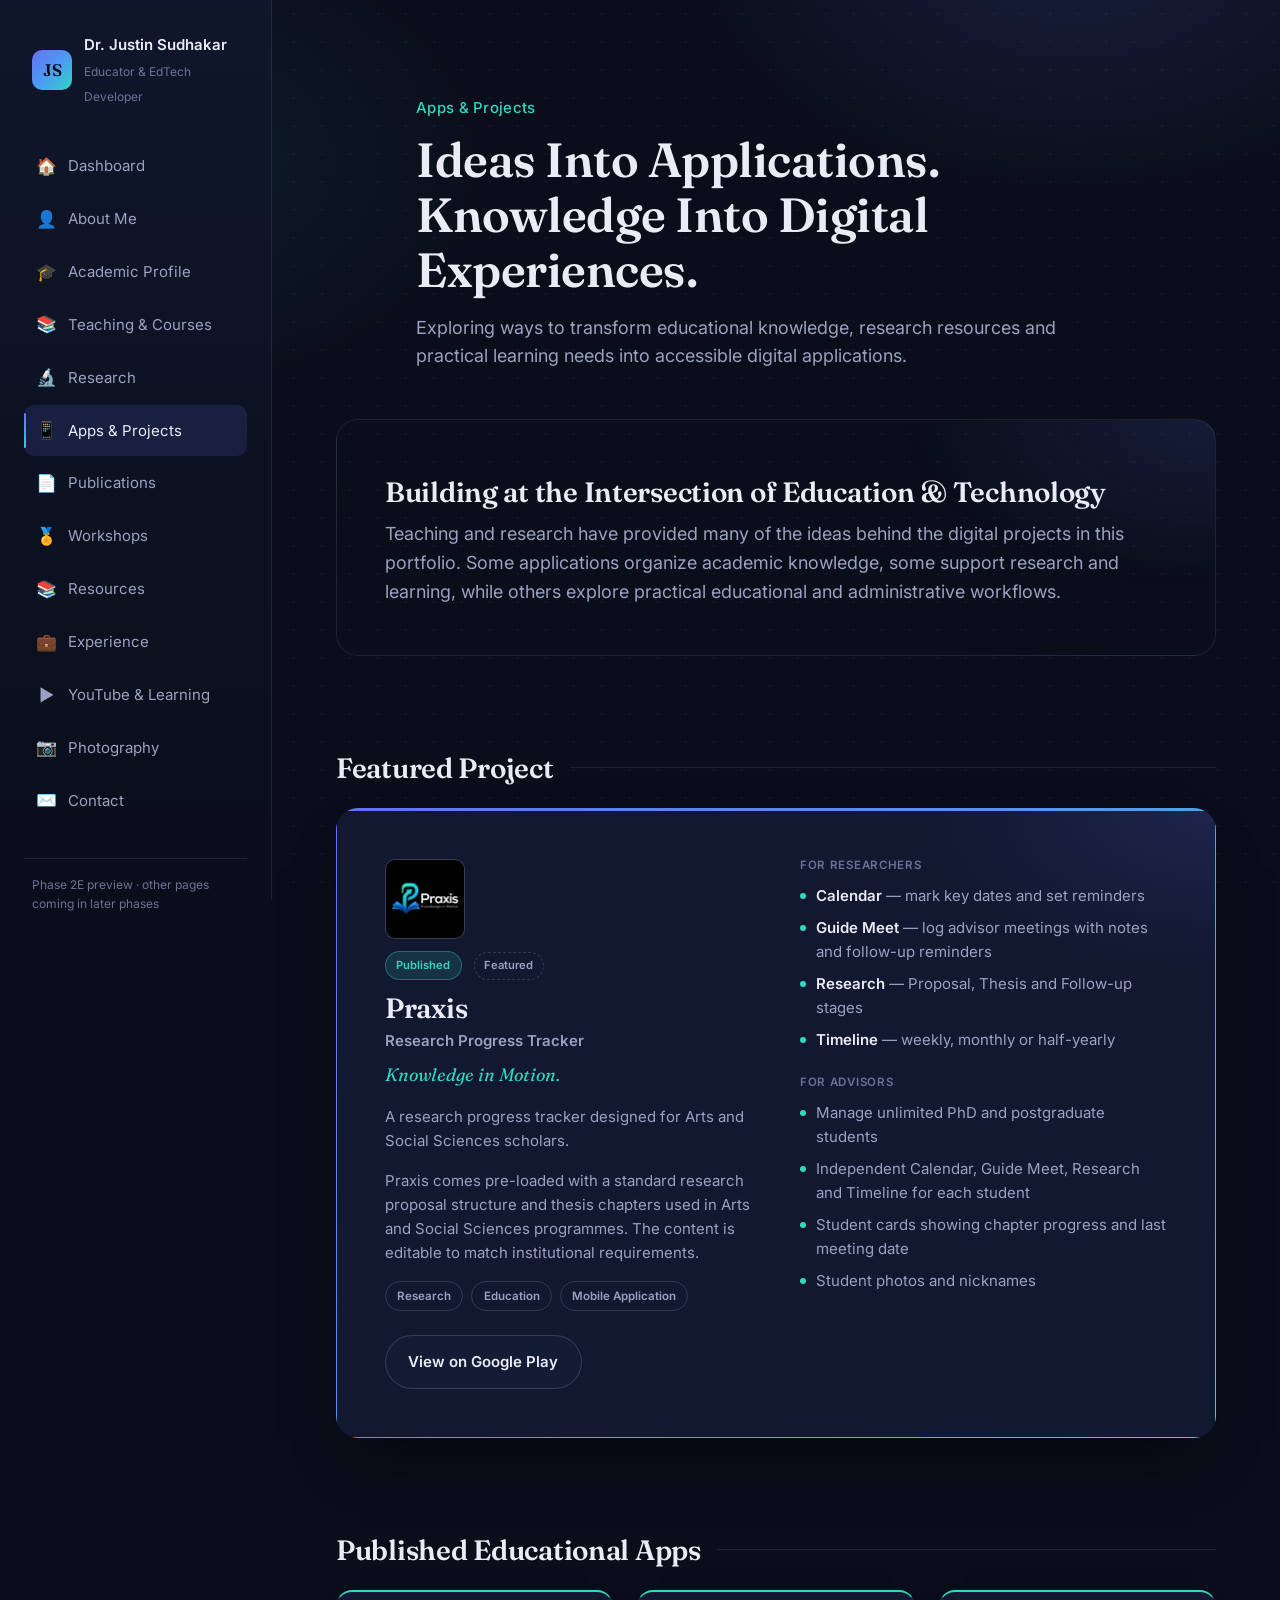
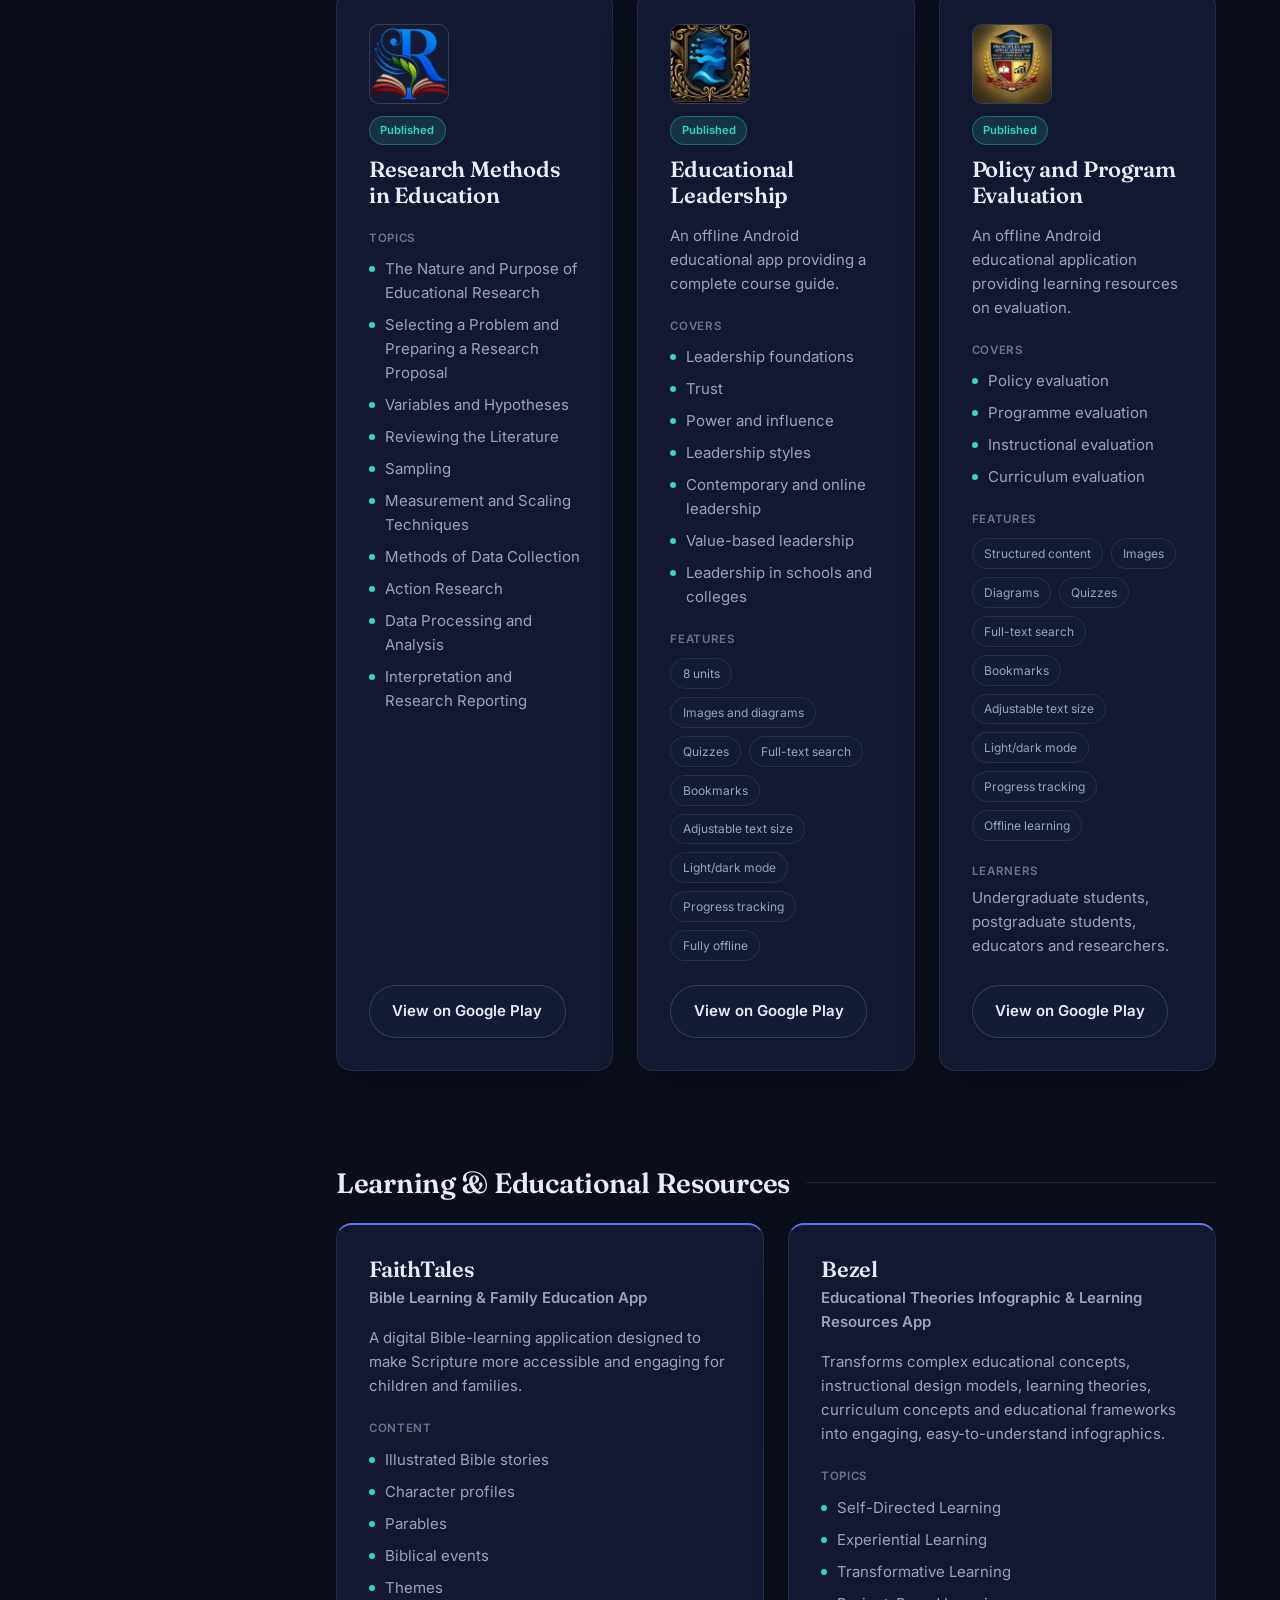
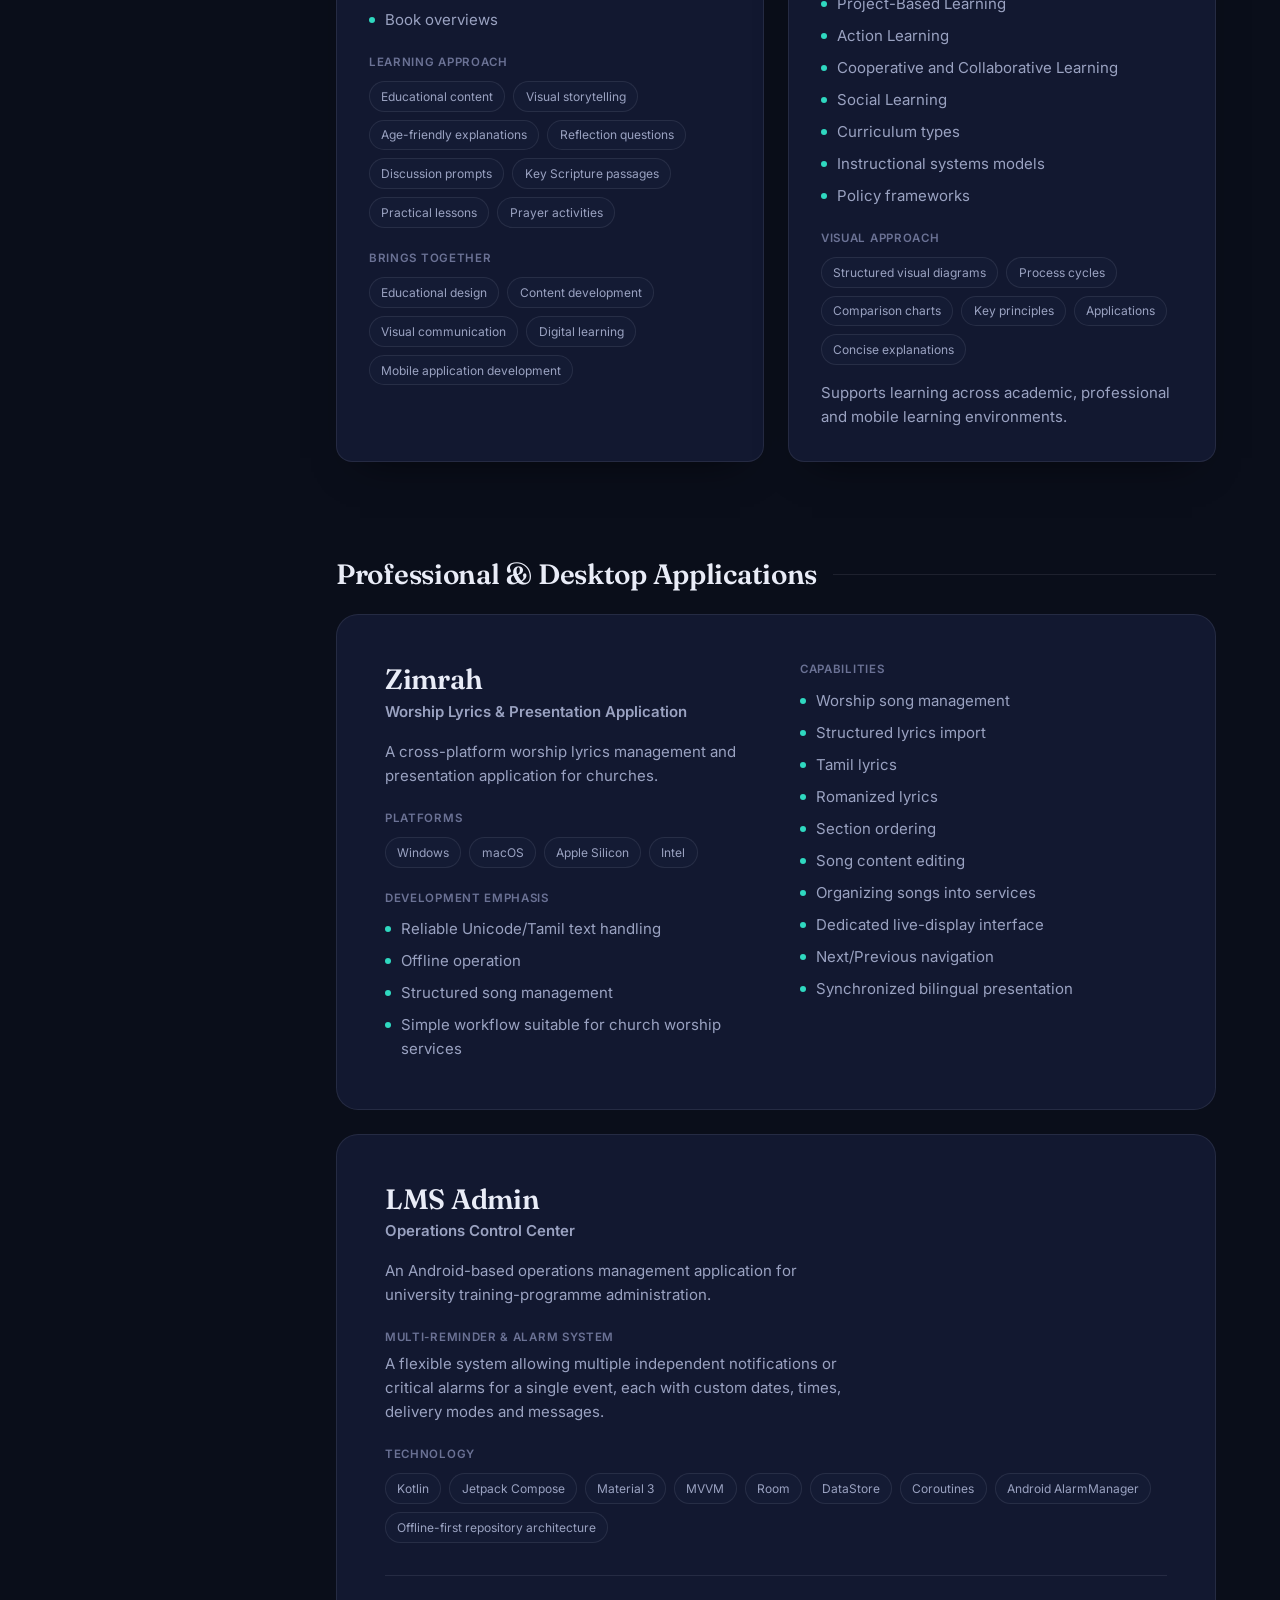
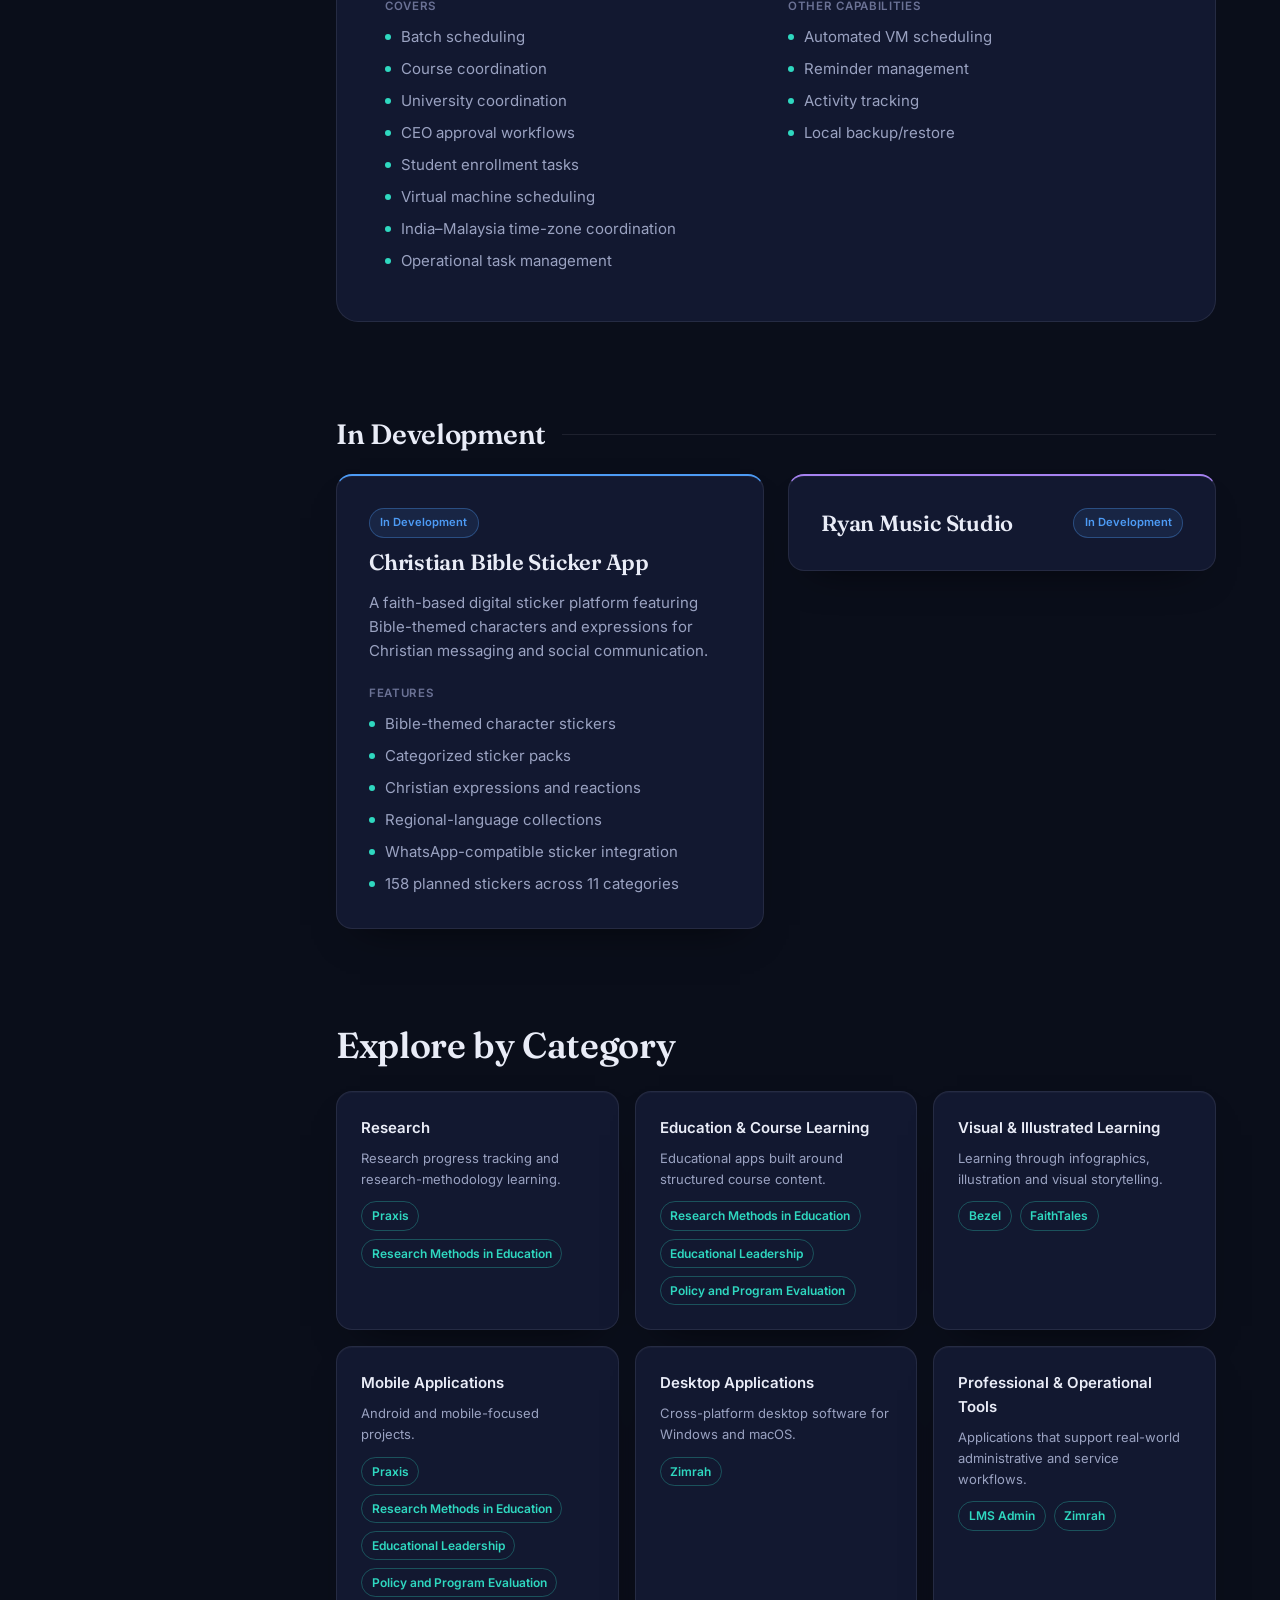
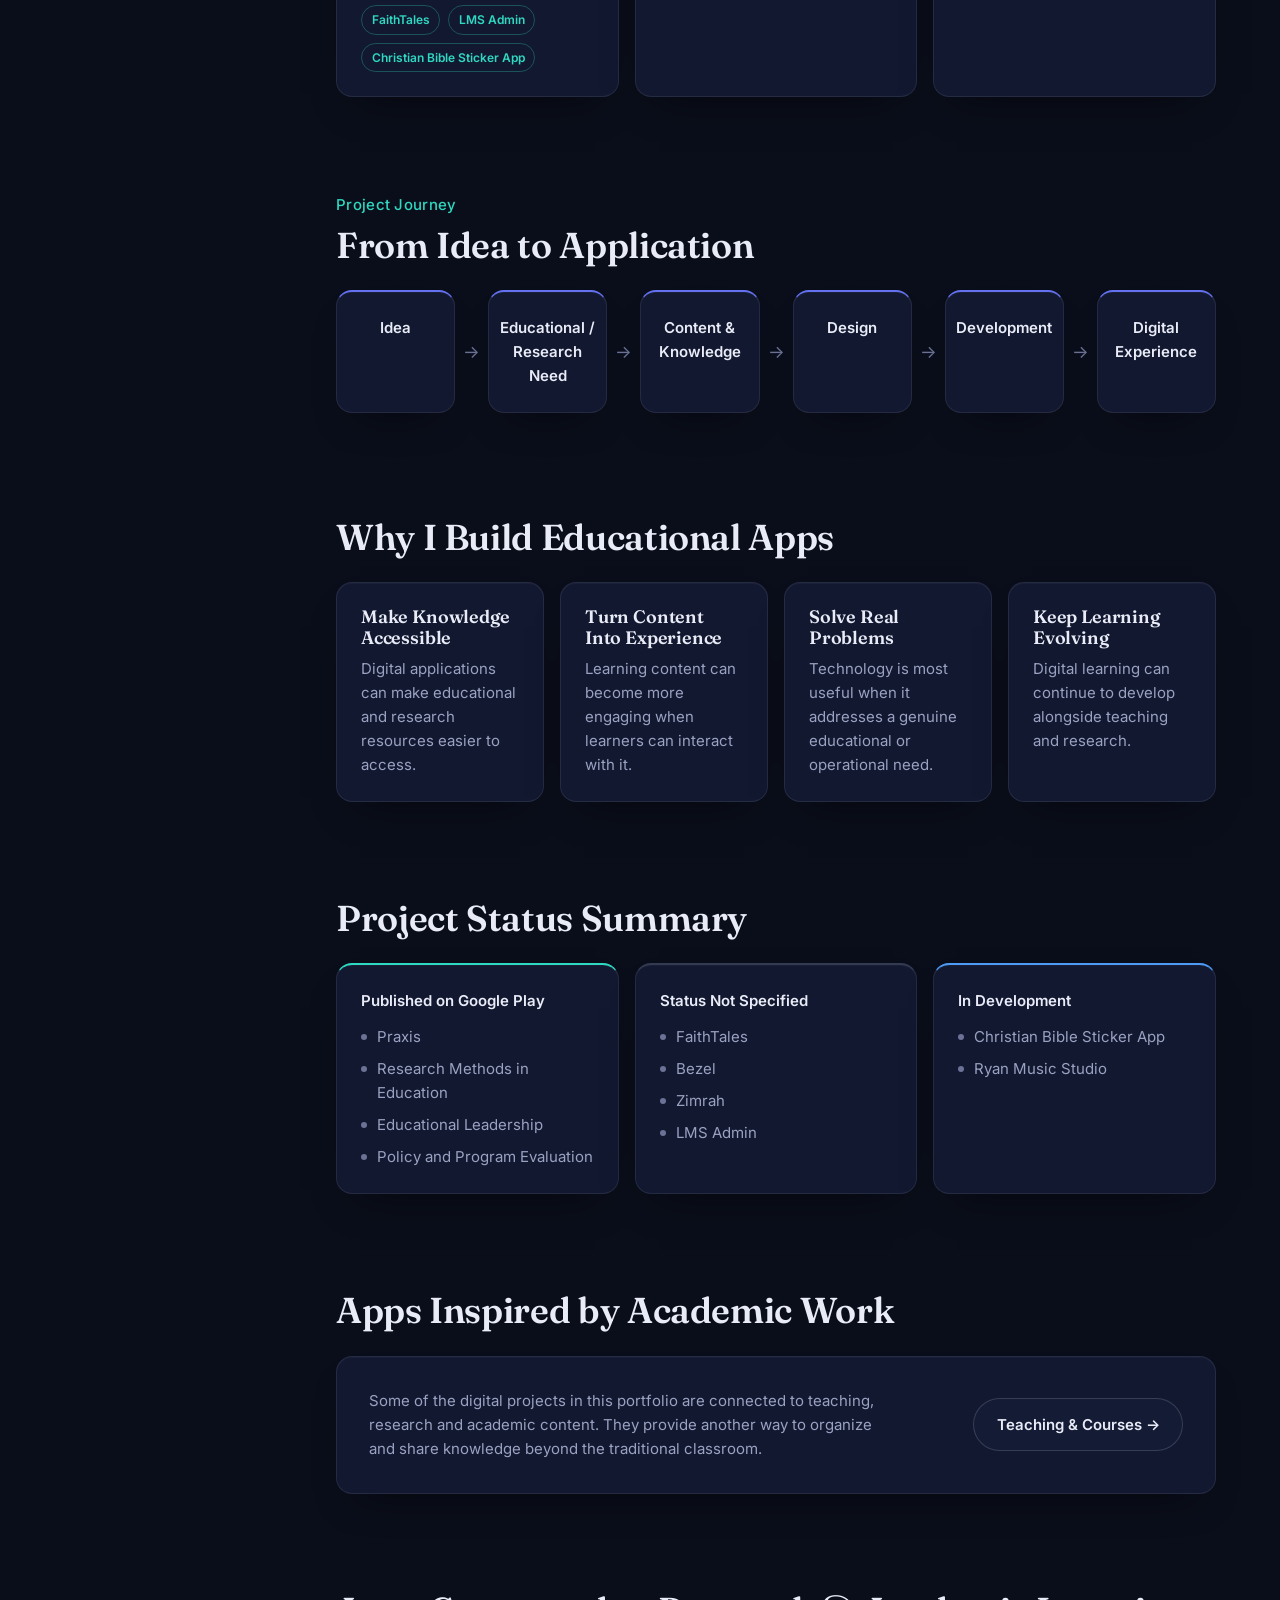
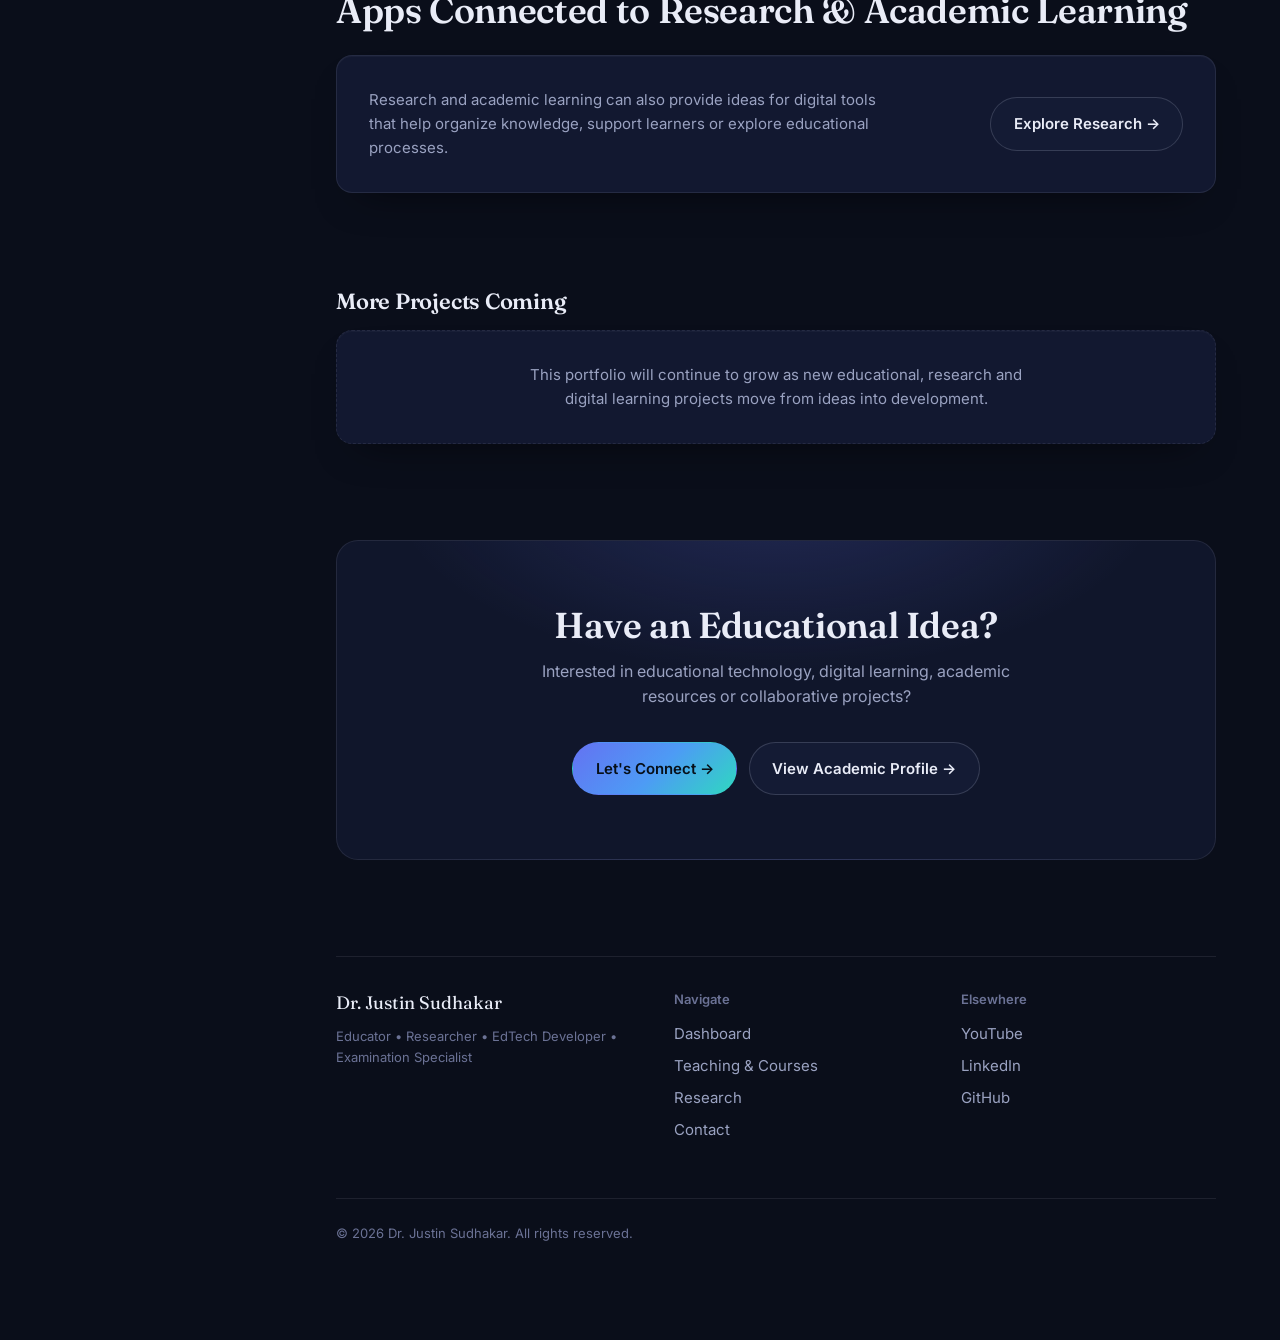
<file: projects.html>
<!DOCTYPE html>
<html lang="en">
<head>
<meta charset="UTF-8" />
<meta name="viewport" content="width=device-width, initial-scale=1.0" />
<title>Apps &amp; Projects | Dr. Justin Sudhakar</title>
<meta name="description" content="Digital product portfolio of Dr. Justin Sudhakar — educational, research, learning and professional applications, from published projects like Praxis to ongoing work like Ryan Music Studio." />
<meta property="og:title" content="Apps & Projects | Dr. Justin Sudhakar" />
<meta property="og:description" content="Exploring ways to transform educational knowledge, research resources and practical learning needs into accessible digital applications." />
<meta property="og:type" content="profile" />
<meta property="og:url" content="https://kaangeyan.github.io/justin-portfolio/projects.html" />
<meta property="og:image" content="https://kaangeyan.github.io/justin-portfolio/assets/img/justin-sudhakar-og-1200x630.png" />
<link rel="canonical" href="https://kaangeyan.github.io/justin-portfolio/projects.html" />
<link rel="icon" href="favicon.ico" sizes="any" />
<link rel="icon" type="image/png" sizes="32x32" href="assets/img/favicon-32x32.png" />
<link rel="icon" type="image/png" sizes="16x16" href="assets/img/favicon-16x16.png" />
<link rel="apple-touch-icon" sizes="180x180" href="assets/img/apple-touch-icon.png" />

<link rel="preconnect" href="https://fonts.googleapis.com" />
<link rel="preconnect" href="https://fonts.gstatic.com" crossorigin />
<link href="https://fonts.googleapis.com/css2?family=Fraunces:opsz,wght@9..144,500;9..144,600&family=Inter:wght@400;500;600;700&display=swap" rel="stylesheet" />

<link rel="stylesheet" href="css/styles.css" />
<link rel="stylesheet" href="css/projects.css" />
</head>
<body>
<div class="bg-field" aria-hidden="true"></div>

<div class="shell">

  <!-- ================= Sidebar navigation (desktop) ================= -->
  <aside class="sidebar" aria-label="Primary">
    <a class="brand" href="index.html">
      <span class="brand-mark" aria-hidden="true">JS</span>
      <span class="brand-text">
        <span class="brand-name">Dr. Justin Sudhakar</span>
        <span class="brand-role">Educator &amp; EdTech Developer</span>
      </span>
    </a>

    <nav>
      <ul class="nav-list">
        <li><a class="nav-link" href="index.html"><span class="nav-icon">🏠</span>Dashboard</a></li>
        <li><a class="nav-link" href="about.html"><span class="nav-icon">👤</span>About Me</a></li>
        <li><a class="nav-link" href="academic-profile.html"><span class="nav-icon">🎓</span>Academic Profile</a></li>
        <li><a class="nav-link" href="teaching.html"><span class="nav-icon">📚</span>Teaching &amp; Courses</a></li>
        <li><a class="nav-link" href="research.html"><span class="nav-icon">🔬</span>Research</a></li>
        <li><a class="nav-link" href="projects.html" aria-current="page"><span class="nav-icon">📱</span>Apps &amp; Projects</a></li>
        <li><a class="nav-link" href="publications.html"><span class="nav-icon">📄</span>Publications</a></li>
        <li><a class="nav-link" href="certifications.html"><span class="nav-icon">🏅</span>Workshops</a></li>
        <li><a class="nav-link" href="resources.html"><span class="nav-icon">📚</span>Resources</a></li>
        <li><a class="nav-link" href="experience.html"><span class="nav-icon">💼</span>Experience</a></li>
        <li><a class="nav-link" href="youtube.html"><span class="nav-icon">▶️</span>YouTube &amp; Learning</a></li>
        <li><a class="nav-link" href="photography.html"><span class="nav-icon">📷</span>Photography</a></li>
        <li><a class="nav-link" href="contact.html"><span class="nav-icon">✉️</span>Contact</a></li>
      </ul>
    </nav>

    <div class="sidebar-footer">
      Phase 2E preview · other pages coming in later phases
    </div>
  </aside>

  <!-- ================= Mobile top bar ================= -->
  <header class="topbar">
    <a class="brand" href="index.html" style="padding:0;">
      <span class="brand-mark" aria-hidden="true">JS</span>
      <span class="brand-text">
        <span class="brand-name">Dr. Justin Sudhakar</span>
      </span>
    </a>
    <button class="menu-toggle" id="menuToggle" aria-label="Open menu" aria-expanded="false" aria-controls="mobileNav">
      <span aria-hidden="true">☰</span>
    </button>
  </header>

  <!-- ================= Mobile nav drawer ================= -->
  <div class="mobile-nav" id="mobileNav">
    <div class="mobile-nav-backdrop" id="mobileNavBackdrop"></div>
    <div class="mobile-nav-panel" role="dialog" aria-modal="true" aria-label="Site navigation">
      <div class="mobile-nav-header">
        <span class="brand-text">
          <span class="brand-name">Menu</span>
        </span>
        <button class="menu-toggle" id="menuClose" aria-label="Close menu">
          <span aria-hidden="true">✕</span>
        </button>
      </div>
      <nav>
        <ul class="nav-list">
          <li><a class="nav-link" href="index.html"><span class="nav-icon">🏠</span>Dashboard</a></li>
          <li><a class="nav-link" href="about.html"><span class="nav-icon">👤</span>About Me</a></li>
          <li><a class="nav-link" href="academic-profile.html"><span class="nav-icon">🎓</span>Academic Profile</a></li>
          <li><a class="nav-link" href="teaching.html"><span class="nav-icon">📚</span>Teaching &amp; Courses</a></li>
          <li><a class="nav-link" href="research.html"><span class="nav-icon">🔬</span>Research</a></li>
          <li><a class="nav-link" href="projects.html" aria-current="page"><span class="nav-icon">📱</span>Apps &amp; Projects</a></li>
          <li><a class="nav-link" href="publications.html"><span class="nav-icon">📄</span>Publications</a></li>
          <li><a class="nav-link" href="certifications.html"><span class="nav-icon">🏅</span>Workshops</a></li>
          <li><a class="nav-link" href="resources.html"><span class="nav-icon">📚</span>Resources</a></li>
          <li><a class="nav-link" href="experience.html"><span class="nav-icon">💼</span>Experience</a></li>
          <li><a class="nav-link" href="youtube.html"><span class="nav-icon">▶️</span>YouTube &amp; Learning</a></li>
          <li><a class="nav-link" href="photography.html"><span class="nav-icon">📷</span>Photography</a></li>
          <li><a class="nav-link" href="contact.html"><span class="nav-icon">✉️</span>Contact</a></li>
        </ul>
      </nav>
    </div>
  </div>

  <!-- ================= Main content ================= -->
  <main class="main" id="main">

    <!-- ===== Page header ===== -->
    <header class="page-section proj-header">
      <p class="eyebrow">Apps &amp; Projects</p>
      <h1 class="proj-title">Ideas Into Applications. Knowledge Into Digital Experiences.</h1>
      <p class="proj-lede">Exploring ways to transform educational knowledge, research resources and practical learning needs into accessible digital applications.</p>
    </header>

    <!-- ===== Portfolio introduction ===== -->
    <section class="page-section" aria-labelledby="intro-title">
      <div class="proj-intro-panel">
        <h2 class="section-title" id="intro-title" style="font-size:var(--fs-xl);">Building at the Intersection of Education &amp; Technology</h2>
        <p>Teaching and research have provided many of the ideas behind the digital projects in this portfolio. Some applications organize academic knowledge, some support research and learning, while others explore practical educational and administrative workflows.</p>
      </div>
    </section>

    <!-- ===== Featured project: Praxis ===== -->
    <section class="page-section" aria-labelledby="featured-title">
      <div class="proj-section-divider">
        <h2 id="featured-title">Featured Project</h2>
      </div>

      <article class="proj-showcase proj-showcase--featured proj-showcase--content" id="praxis" aria-labelledby="praxis-title">
        <div>
          <img class="proj-logo" src="assets/img/projects/praxis.webp" alt="Praxis app icon" width="80" height="80" decoding="async" />
          <div class="proj-badges">
            <span class="status-badge is-published">Published</span>
            <span class="proj-secondary-badge">Featured</span>
          </div>
          <h3 class="proj-name" id="praxis-title">Praxis</h3>
          <p class="proj-subtitle">Research Progress Tracker</p>
          <p class="proj-tagline">Knowledge in Motion.</p>
          <p class="proj-desc">A research progress tracker designed for Arts and Social Sciences scholars.</p>
          <p class="proj-desc">Praxis comes pre-loaded with a standard research proposal structure and thesis chapters used in Arts and Social Sciences programmes. The content is editable to match institutional requirements.</p>
          <div class="proj-category-chips">
            <span class="proj-category-chip">Research</span>
            <span class="proj-category-chip">Education</span>
            <span class="proj-category-chip">Mobile Application</span>
          </div>
          <div class="proj-links">
            <a class="btn btn-secondary" href="https://play.google.com/store/apps/details?id=com.praxis.app" target="_blank" rel="noopener noreferrer">View on Google Play</a>
          </div>
        </div>

        <div class="proj-feature-columns">
          <div class="proj-feature-group">
            <h4 class="proj-feature-title">For Researchers</h4>
            <ul class="proj-feature-list">
              <li><strong>Calendar</strong> — mark key dates and set reminders</li>
              <li><strong>Guide Meet</strong> — log advisor meetings with notes and follow-up reminders</li>
              <li><strong>Research</strong> — Proposal, Thesis and Follow-up stages</li>
              <li><strong>Timeline</strong> — weekly, monthly or half-yearly</li>
            </ul>
          </div>
          <div class="proj-feature-group">
            <h4 class="proj-feature-title">For Advisors</h4>
            <ul class="proj-feature-list">
              <li>Manage unlimited PhD and postgraduate students</li>
              <li>Independent Calendar, Guide Meet, Research and Timeline for each student</li>
              <li>Student cards showing chapter progress and last meeting date</li>
              <li>Student photos and nicknames</li>
            </ul>
          </div>
        </div>
      </article>
    </section>

    <!-- ===== Published educational apps ===== -->
    <section class="page-section" aria-labelledby="published-title">
      <div class="proj-section-divider">
        <h2 id="published-title">Published Educational Apps</h2>
      </div>

      <div class="proj-app-grid">

        <!-- Research Methods in Education -->
        <article class="card proj-app-card" id="research-methods-in-education" aria-labelledby="rme-title">
          <img class="proj-logo" src="assets/img/projects/research-methods-in-education.webp" alt="Research Methods in Education app icon" width="80" height="80" loading="lazy" decoding="async" />
          <div class="proj-badges">
            <span class="status-badge is-published">Published</span>
          </div>
          <h3 class="proj-name proj-name--sm" id="rme-title">Research Methods in Education</h3>
          <h4 class="proj-feature-title">Topics</h4>
          <ul class="proj-feature-list">
            <li>The Nature and Purpose of Educational Research</li>
            <li>Selecting a Problem and Preparing a Research Proposal</li>
            <li>Variables and Hypotheses</li>
            <li>Reviewing the Literature</li>
            <li>Sampling</li>
            <li>Measurement and Scaling Techniques</li>
            <li>Methods of Data Collection</li>
            <li>Action Research</li>
            <li>Data Processing and Analysis</li>
            <li>Interpretation and Research Reporting</li>
          </ul>
          <div class="proj-links">
            <a class="btn btn-secondary" href="https://play.google.com/store/apps/details?id=com.justinsnotes.educationalresearchmethodology" target="_blank" rel="noopener noreferrer">View on Google Play</a>
          </div>
        </article>

        <!-- Educational Leadership -->
        <article class="card proj-app-card" id="educational-leadership" aria-labelledby="el-title">
          <img class="proj-logo" src="assets/img/projects/educational-leadership.webp" alt="Educational Leadership app icon" width="80" height="80" loading="lazy" decoding="async" />
          <div class="proj-badges">
            <span class="status-badge is-published">Published</span>
          </div>
          <h3 class="proj-name proj-name--sm" id="el-title">Educational Leadership</h3>
          <p class="proj-desc">An offline Android educational app providing a complete course guide.</p>
          <h4 class="proj-feature-title">Covers</h4>
          <ul class="proj-feature-list">
            <li>Leadership foundations</li>
            <li>Trust</li>
            <li>Power and influence</li>
            <li>Leadership styles</li>
            <li>Contemporary and online leadership</li>
            <li>Value-based leadership</li>
            <li>Leadership in schools and colleges</li>
          </ul>
          <h4 class="proj-feature-title">Features</h4>
          <ul class="proj-tags">
            <li class="proj-tag">8 units</li>
            <li class="proj-tag">Images and diagrams</li>
            <li class="proj-tag">Quizzes</li>
            <li class="proj-tag">Full-text search</li>
            <li class="proj-tag">Bookmarks</li>
            <li class="proj-tag">Adjustable text size</li>
            <li class="proj-tag">Light/dark mode</li>
            <li class="proj-tag">Progress tracking</li>
            <li class="proj-tag">Fully offline</li>
          </ul>
          <div class="proj-links">
            <a class="btn btn-secondary" href="https://play.google.com/store/apps/details?id=com.kaangeyan.eduleadership" target="_blank" rel="noopener noreferrer">View on Google Play</a>
          </div>
        </article>

        <!-- Policy and Program Evaluation -->
        <article class="card proj-app-card" id="policy-and-program-evaluation" aria-labelledby="ppe-title">
          <img class="proj-logo" src="assets/img/projects/policy-and-program-evaluation.webp" alt="Policy and Program Evaluation app icon" width="80" height="80" loading="lazy" decoding="async" />
          <div class="proj-badges">
            <span class="status-badge is-published">Published</span>
          </div>
          <h3 class="proj-name proj-name--sm" id="ppe-title">Policy and Program Evaluation</h3>
          <p class="proj-desc">An offline Android educational application providing learning resources on evaluation.</p>
          <h4 class="proj-feature-title">Covers</h4>
          <ul class="proj-feature-list">
            <li>Policy evaluation</li>
            <li>Programme evaluation</li>
            <li>Instructional evaluation</li>
            <li>Curriculum evaluation</li>
          </ul>
          <h4 class="proj-feature-title">Features</h4>
          <ul class="proj-tags">
            <li class="proj-tag">Structured content</li>
            <li class="proj-tag">Images</li>
            <li class="proj-tag">Diagrams</li>
            <li class="proj-tag">Quizzes</li>
            <li class="proj-tag">Full-text search</li>
            <li class="proj-tag">Bookmarks</li>
            <li class="proj-tag">Adjustable text size</li>
            <li class="proj-tag">Light/dark mode</li>
            <li class="proj-tag">Progress tracking</li>
            <li class="proj-tag">Offline learning</li>
          </ul>
          <h4 class="proj-feature-title">Learners</h4>
          <p class="proj-desc proj-desc--tight">Undergraduate students, postgraduate students, educators and researchers.</p>
          <div class="proj-links">
            <a class="btn btn-secondary" href="https://play.google.com/store/apps/details?id=com.justinsnotes.policyprogrameval" target="_blank" rel="noopener noreferrer">View on Google Play</a>
          </div>
        </article>

      </div>
    </section>

    <!-- ===== Learning & educational resources ===== -->
    <section class="page-section" aria-labelledby="learning-title">
      <div class="proj-section-divider">
        <h2 id="learning-title">Learning &amp; Educational Resources</h2>
      </div>

      <div class="proj-pair-grid">

        <!-- FaithTales -->
        <article class="card proj-app-card" id="faithtales" aria-labelledby="faithtales-title">
          <h3 class="proj-name proj-name--sm" id="faithtales-title">FaithTales</h3>
          <p class="proj-subtitle">Bible Learning &amp; Family Education App</p>
          <p class="proj-desc">A digital Bible-learning application designed to make Scripture more accessible and engaging for children and families.</p>
          <h4 class="proj-feature-title">Content</h4>
          <ul class="proj-feature-list">
            <li>Illustrated Bible stories</li>
            <li>Character profiles</li>
            <li>Parables</li>
            <li>Biblical events</li>
            <li>Themes</li>
            <li>Book overviews</li>
          </ul>
          <h4 class="proj-feature-title">Learning Approach</h4>
          <ul class="proj-tags">
            <li class="proj-tag">Educational content</li>
            <li class="proj-tag">Visual storytelling</li>
            <li class="proj-tag">Age-friendly explanations</li>
            <li class="proj-tag">Reflection questions</li>
            <li class="proj-tag">Discussion prompts</li>
            <li class="proj-tag">Key Scripture passages</li>
            <li class="proj-tag">Practical lessons</li>
            <li class="proj-tag">Prayer activities</li>
          </ul>
          <h4 class="proj-feature-title">Brings Together</h4>
          <ul class="proj-tags">
            <li class="proj-tag">Educational design</li>
            <li class="proj-tag">Content development</li>
            <li class="proj-tag">Visual communication</li>
            <li class="proj-tag">Digital learning</li>
            <li class="proj-tag">Mobile application development</li>
          </ul>
        </article>

        <!-- Bezel -->
        <article class="card proj-app-card" id="bezel" aria-labelledby="bezel-title">
          <h3 class="proj-name proj-name--sm" id="bezel-title">Bezel</h3>
          <p class="proj-subtitle">Educational Theories Infographic &amp; Learning Resources App</p>
          <p class="proj-desc">Transforms complex educational concepts, instructional design models, learning theories, curriculum concepts and educational frameworks into engaging, easy-to-understand infographics.</p>
          <h4 class="proj-feature-title">Topics</h4>
          <ul class="proj-feature-list">
            <li>Self-Directed Learning</li>
            <li>Experiential Learning</li>
            <li>Transformative Learning</li>
            <li>Project-Based Learning</li>
            <li>Action Learning</li>
            <li>Cooperative and Collaborative Learning</li>
            <li>Social Learning</li>
            <li>Curriculum types</li>
            <li>Instructional systems models</li>
            <li>Policy frameworks</li>
          </ul>
          <h4 class="proj-feature-title">Visual Approach</h4>
          <ul class="proj-tags">
            <li class="proj-tag">Structured visual diagrams</li>
            <li class="proj-tag">Process cycles</li>
            <li class="proj-tag">Comparison charts</li>
            <li class="proj-tag">Key principles</li>
            <li class="proj-tag">Applications</li>
            <li class="proj-tag">Concise explanations</li>
          </ul>
          <p class="proj-desc">Supports learning across academic, professional and mobile learning environments.</p>
        </article>

      </div>
    </section>

    <!-- ===== Professional & desktop applications ===== -->
    <section class="page-section" aria-labelledby="professional-title">
      <div class="proj-section-divider">
        <h2 id="professional-title">Professional &amp; Desktop Applications</h2>
      </div>

      <!-- Zimrah -->
      <article class="proj-showcase proj-showcase--content" id="zimrah" aria-labelledby="zimrah-title">
        <div>
          <h3 class="proj-name" id="zimrah-title">Zimrah</h3>
          <p class="proj-subtitle">Worship Lyrics &amp; Presentation Application</p>
          <p class="proj-desc">A cross-platform worship lyrics management and presentation application for churches.</p>
          <h4 class="proj-feature-title">Platforms</h4>
          <ul class="proj-tags">
            <li class="proj-tag">Windows</li>
            <li class="proj-tag">macOS</li>
            <li class="proj-tag">Apple Silicon</li>
            <li class="proj-tag">Intel</li>
          </ul>
          <h4 class="proj-feature-title">Development Emphasis</h4>
          <ul class="proj-feature-list">
            <li>Reliable Unicode/Tamil text handling</li>
            <li>Offline operation</li>
            <li>Structured song management</li>
            <li>Simple workflow suitable for church worship services</li>
          </ul>
        </div>

        <div class="proj-feature-group">
          <h4 class="proj-feature-title">Capabilities</h4>
          <ul class="proj-feature-list">
            <li>Worship song management</li>
            <li>Structured lyrics import</li>
            <li>Tamil lyrics</li>
            <li>Romanized lyrics</li>
            <li>Section ordering</li>
            <li>Song content editing</li>
            <li>Organizing songs into services</li>
            <li>Dedicated live-display interface</li>
            <li>Next/Previous navigation</li>
            <li>Synchronized bilingual presentation</li>
          </ul>
        </div>
      </article>

      <!-- LMS Admin -->
      <article class="proj-showcase proj-showcase--content proj-showcase--stacked" id="lms-admin" aria-labelledby="lms-title">
        <div>
          <h3 class="proj-name" id="lms-title">LMS Admin</h3>
          <p class="proj-subtitle">Operations Control Center</p>
          <p class="proj-desc">An Android-based operations management application for university training-programme administration.</p>
          <h4 class="proj-feature-title">Multi-Reminder &amp; Alarm System</h4>
          <p class="proj-desc proj-desc--tight">A flexible system allowing multiple independent notifications or critical alarms for a single event, each with custom dates, times, delivery modes and messages.</p>
          <h4 class="proj-feature-title">Technology</h4>
          <ul class="proj-tags">
            <li class="proj-tag">Kotlin</li>
            <li class="proj-tag">Jetpack Compose</li>
            <li class="proj-tag">Material 3</li>
            <li class="proj-tag">MVVM</li>
            <li class="proj-tag">Room</li>
            <li class="proj-tag">DataStore</li>
            <li class="proj-tag">Coroutines</li>
            <li class="proj-tag">Android AlarmManager</li>
            <li class="proj-tag">Offline-first repository architecture</li>
          </ul>
        </div>

        <div class="proj-feature-columns">
          <div class="proj-feature-group">
            <h4 class="proj-feature-title">Covers</h4>
            <ul class="proj-feature-list">
              <li>Batch scheduling</li>
              <li>Course coordination</li>
              <li>University coordination</li>
              <li>CEO approval workflows</li>
              <li>Student enrollment tasks</li>
              <li>Virtual machine scheduling</li>
              <li>India–Malaysia time-zone coordination</li>
              <li>Operational task management</li>
            </ul>
          </div>
          <div class="proj-feature-group">
            <h4 class="proj-feature-title">Other Capabilities</h4>
            <ul class="proj-feature-list">
              <li>Automated VM scheduling</li>
              <li>Reminder management</li>
              <li>Activity tracking</li>
              <li>Local backup/restore</li>
            </ul>
          </div>
        </div>
      </article>
    </section>

    <!-- ===== In development ===== -->
    <section class="page-section" aria-labelledby="dev-title">
      <div class="proj-section-divider">
        <h2 id="dev-title">In Development</h2>
      </div>

      <div class="proj-dev-grid">

        <!-- Christian Bible Sticker App: no official app icon exists yet, so no logo is shown -->
        <article class="card proj-dev-card" id="christian-bible-sticker-app" aria-labelledby="cbsa-title">
          <div class="proj-badges">
            <span class="status-badge is-progress">In Development</span>
          </div>
          <h3 class="proj-name proj-name--sm" id="cbsa-title">Christian Bible Sticker App</h3>
          <p class="proj-desc">A faith-based digital sticker platform featuring Bible-themed characters and expressions for Christian messaging and social communication.</p>
          <h4 class="proj-feature-title">Features</h4>
          <ul class="proj-feature-list">
            <li>Bible-themed character stickers</li>
            <li>Categorized sticker packs</li>
            <li>Christian expressions and reactions</li>
            <li>Regional-language collections</li>
            <li>WhatsApp-compatible sticker integration</li>
            <li>158 planned stickers across 11 categories</li>
          </ul>
        </article>

        <!-- Ryan Music Studio: name and status only until details are confirmed -->
        <article class="card proj-dev-card proj-dev-card--compact" id="ryan-music-studio" aria-labelledby="ryan-title">
          <h3 class="proj-name proj-name--sm" id="ryan-title">Ryan Music Studio</h3>
          <span class="status-badge is-progress">In Development</span>
        </article>

      </div>
    </section>

    <!-- ===== Explore by category ===== -->
    <section class="page-section" aria-labelledby="category-title">
      <h2 class="section-title" id="category-title">Explore by Category</h2>
      <div class="category-grid" style="margin-top:var(--sp-5);">
        <div class="card category-card">
          <div class="cat-title">Research</div>
          <p class="cat-desc">Research progress tracking and research-methodology learning.</p>
          <ul class="cat-projects">
            <li><a href="#praxis">Praxis</a></li>
            <li><a href="#research-methods-in-education">Research Methods in Education</a></li>
          </ul>
        </div>
        <div class="card category-card">
          <div class="cat-title">Education &amp; Course Learning</div>
          <p class="cat-desc">Educational apps built around structured course content.</p>
          <ul class="cat-projects">
            <li><a href="#research-methods-in-education">Research Methods in Education</a></li>
            <li><a href="#educational-leadership">Educational Leadership</a></li>
            <li><a href="#policy-and-program-evaluation">Policy and Program Evaluation</a></li>
          </ul>
        </div>
        <div class="card category-card">
          <div class="cat-title">Visual &amp; Illustrated Learning</div>
          <p class="cat-desc">Learning through infographics, illustration and visual storytelling.</p>
          <ul class="cat-projects">
            <li><a href="#bezel">Bezel</a></li>
            <li><a href="#faithtales">FaithTales</a></li>
          </ul>
        </div>
        <div class="card category-card">
          <div class="cat-title">Mobile Applications</div>
          <p class="cat-desc">Android and mobile-focused projects.</p>
          <ul class="cat-projects">
            <li><a href="#praxis">Praxis</a></li>
            <li><a href="#research-methods-in-education">Research Methods in Education</a></li>
            <li><a href="#educational-leadership">Educational Leadership</a></li>
            <li><a href="#policy-and-program-evaluation">Policy and Program Evaluation</a></li>
            <li><a href="#faithtales">FaithTales</a></li>
            <li><a href="#lms-admin">LMS Admin</a></li>
            <li><a href="#christian-bible-sticker-app">Christian Bible Sticker App</a></li>
          </ul>
        </div>
        <div class="card category-card">
          <div class="cat-title">Desktop Applications</div>
          <p class="cat-desc">Cross-platform desktop software for Windows and macOS.</p>
          <ul class="cat-projects">
            <li><a href="#zimrah">Zimrah</a></li>
          </ul>
        </div>
        <div class="card category-card">
          <div class="cat-title">Professional &amp; Operational Tools</div>
          <p class="cat-desc">Applications that support real-world administrative and service workflows.</p>
          <ul class="cat-projects">
            <li><a href="#lms-admin">LMS Admin</a></li>
            <li><a href="#zimrah">Zimrah</a></li>
          </ul>
        </div>
      </div>
    </section>

    <!-- ===== From Idea to Application ===== -->
    <section class="page-section" aria-labelledby="journey-title">
      <p class="eyebrow">Project Journey</p>
      <h2 class="section-title" id="journey-title" style="margin-top:var(--sp-2);">From Idea to Application</h2>

      <div class="idea-flow" style="margin-top:var(--sp-5);">
        <div class="card idea-flow-step"><span class="flow-label">Idea</span></div>
        <span class="idea-flow-arrow" aria-hidden="true">→</span>
        <div class="card idea-flow-step"><span class="flow-label">Educational / Research Need</span></div>
        <span class="idea-flow-arrow" aria-hidden="true">→</span>
        <div class="card idea-flow-step"><span class="flow-label">Content &amp; Knowledge</span></div>
        <span class="idea-flow-arrow" aria-hidden="true">→</span>
        <div class="card idea-flow-step"><span class="flow-label">Design</span></div>
        <span class="idea-flow-arrow" aria-hidden="true">→</span>
        <div class="card idea-flow-step"><span class="flow-label">Development</span></div>
        <span class="idea-flow-arrow" aria-hidden="true">→</span>
        <div class="card idea-flow-step"><span class="flow-label">Digital Experience</span></div>
      </div>
    </section>

    <!-- ===== Why I Build Educational Apps ===== -->
    <section class="page-section" aria-labelledby="philosophy-title">
      <h2 class="section-title" id="philosophy-title">Why I Build Educational Apps</h2>
      <div class="proj-principle-grid" style="margin-top:var(--sp-5);">
        <div class="card proj-principle-card">
          <h3 class="proj-principle-title">Make Knowledge Accessible</h3>
          <p class="proj-principle-desc">Digital applications can make educational and research resources easier to access.</p>
        </div>
        <div class="card proj-principle-card">
          <h3 class="proj-principle-title">Turn Content Into Experience</h3>
          <p class="proj-principle-desc">Learning content can become more engaging when learners can interact with it.</p>
        </div>
        <div class="card proj-principle-card">
          <h3 class="proj-principle-title">Solve Real Problems</h3>
          <p class="proj-principle-desc">Technology is most useful when it addresses a genuine educational or operational need.</p>
        </div>
        <div class="card proj-principle-card">
          <h3 class="proj-principle-title">Keep Learning Evolving</h3>
          <p class="proj-principle-desc">Digital learning can continue to develop alongside teaching and research.</p>
        </div>
      </div>
    </section>

    <!-- ===== Project status summary ===== -->
    <section class="page-section" aria-labelledby="summary-title">
      <h2 class="section-title" id="summary-title">Project Status Summary</h2>
      <div class="status-summary-grid" style="margin-top:var(--sp-5);">
        <div class="card status-summary-card is-published">
          <div class="status-summary-title">Published on Google Play</div>
          <ul class="status-summary-list">
            <li>Praxis</li>
            <li>Research Methods in Education</li>
            <li>Educational Leadership</li>
            <li>Policy and Program Evaluation</li>
          </ul>
        </div>
        <div class="card status-summary-card">
          <div class="status-summary-title">Status Not Specified</div>
          <ul class="status-summary-list">
            <li>FaithTales</li>
            <li>Bezel</li>
            <li>Zimrah</li>
            <li>LMS Admin</li>
          </ul>
        </div>
        <div class="card status-summary-card is-progress">
          <div class="status-summary-title">In Development</div>
          <ul class="status-summary-list">
            <li>Christian Bible Sticker App</li>
            <li>Ryan Music Studio</li>
          </ul>
        </div>
      </div>
    </section>

    <!-- ===== Apps inspired by academic work ===== -->
    <section class="page-section" aria-labelledby="teach-connect-title">
      <h2 class="section-title" id="teach-connect-title">Apps Inspired by Academic Work</h2>
      <div class="card proj-mini-section" style="margin-top:var(--sp-5);">
        <div>
          <p class="mini-copy" style="margin-top:0;">Some of the digital projects in this portfolio are connected to teaching, research and academic content. They provide another way to organize and share knowledge beyond the traditional classroom.</p>
        </div>
        <a class="btn btn-secondary" href="teaching.html">Teaching &amp; Courses →</a>
      </div>
    </section>

    <!-- ===== Apps connected to research ===== -->
    <section class="page-section" aria-labelledby="research-connect-title">
      <h2 class="section-title" id="research-connect-title">Apps Connected to Research &amp; Academic Learning</h2>
      <div class="card proj-mini-section" style="margin-top:var(--sp-5);">
        <div>
          <p class="mini-copy" style="margin-top:0;">Research and academic learning can also provide ideas for digital tools that help organize knowledge, support learners or explore educational processes.</p>
        </div>
        <a class="btn btn-secondary" href="research.html">Explore Research →</a>
      </div>
    </section>

    <!-- ===== More Projects Coming ===== -->
    <section class="page-section" aria-labelledby="expansion-title">
      <h2 class="section-title" id="expansion-title" style="font-size:var(--fs-lg);">More Projects Coming</h2>
      <div class="card expansion-panel" style="margin-top:var(--sp-4);">
        <p>This portfolio will continue to grow as new educational, research and digital learning projects move from ideas into development.</p>
      </div>
    </section>

    <!-- ===== Contact CTA ===== -->
    <section class="page-section" aria-labelledby="cta-title">
      <div class="cta-panel">
        <h2 class="cta-title" id="cta-title">Have an Educational Idea?</h2>
        <p class="cta-copy">Interested in educational technology, digital learning, academic resources or collaborative projects?</p>
        <div class="cta-actions">
          <a class="btn btn-primary" href="contact.html">Let's Connect →</a>
          <a class="btn btn-secondary" href="academic-profile.html">View Academic Profile →</a>
        </div>
      </div>
    </section>

    <!-- ===== Footer ===== -->
    <footer class="page-section site-footer">
      <div class="footer-brand">
        <div class="brand-name">Dr. Justin Sudhakar</div>
        <p class="brand-role">Educator • Researcher • EdTech Developer • Examination Specialist</p>
      </div>
      <div>
        <div class="footer-col-title">Navigate</div>
        <nav class="footer-links">
          <a href="index.html">Dashboard</a>
          <a href="teaching.html">Teaching &amp; Courses</a>
          <a href="research.html">Research</a>
          <a href="contact.html">Contact</a>
        </nav>
      </div>
      <div>
        <div class="footer-col-title">Elsewhere</div>
        <nav class="footer-links">
          <a href="https://www.youtube.com/channel/UCAciCJotVFrAyKCNyshcMDw?view_as=subscriber" target="_blank" rel="noopener noreferrer">YouTube</a>
          <a href="https://www.linkedin.com/in/justinkaangeyan" target="_blank" rel="noopener noreferrer">LinkedIn</a>
          <a href="https://github.com/kaangeyan" target="_blank" rel="noopener noreferrer">GitHub</a>
        </nav>
      </div>
      <div class="footer-bottom">
        <span>© 2026 Dr. Justin Sudhakar. All rights reserved.</span>
      </div>
    </footer>

  </main>
</div>

<script src="js/main.js"></script>
</body>
</html>
</file>
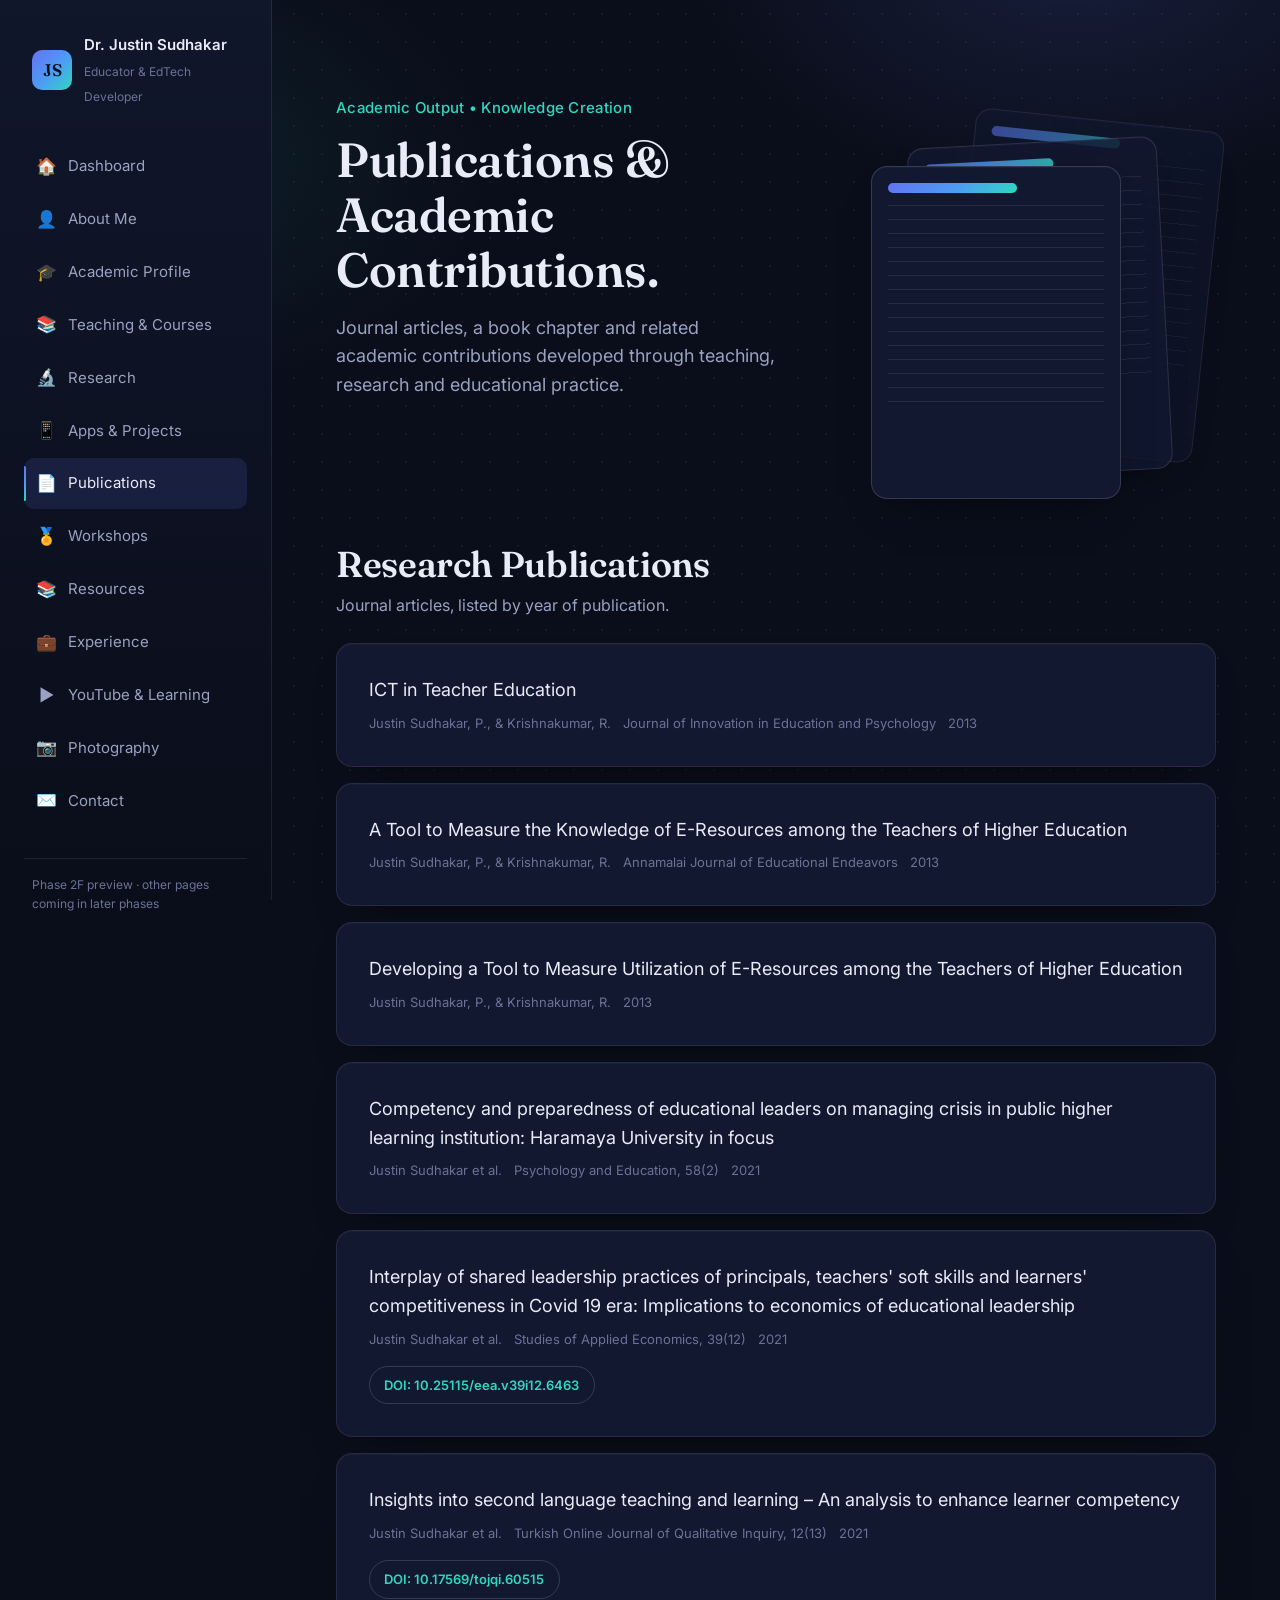
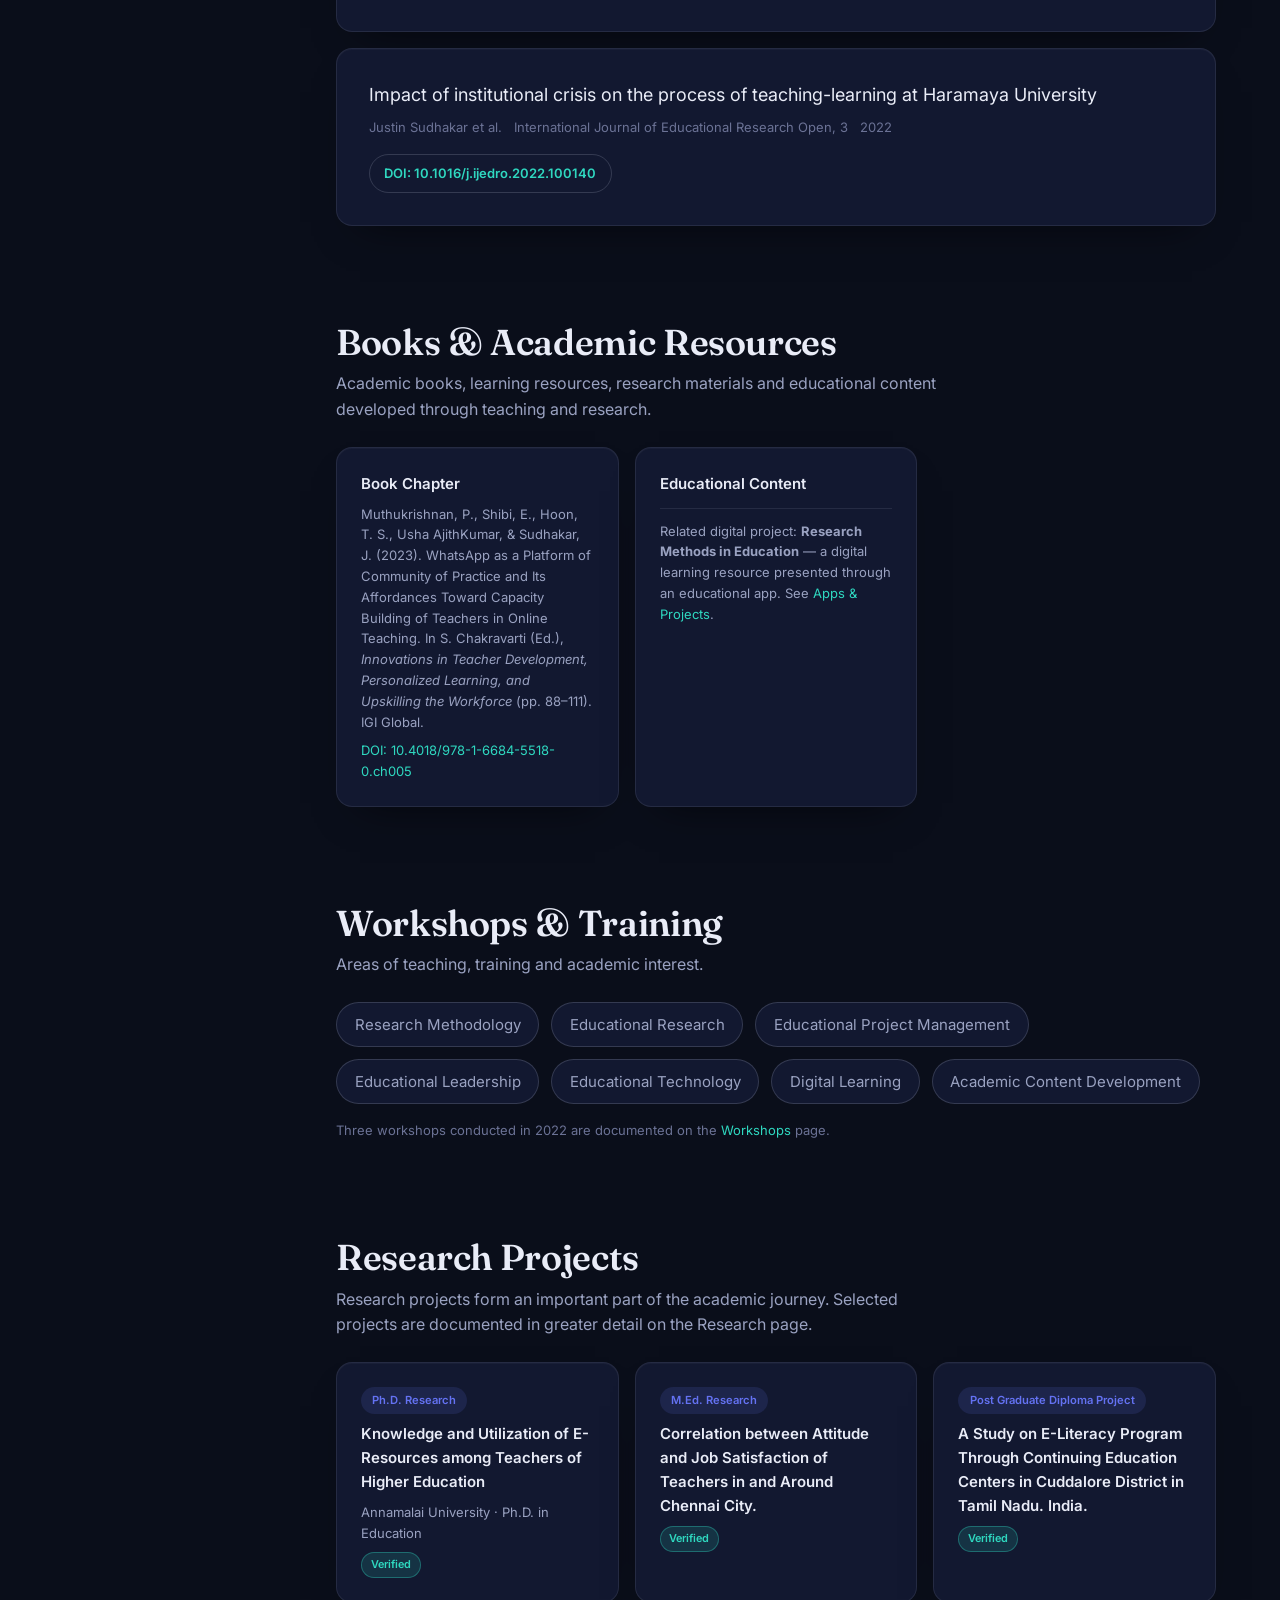
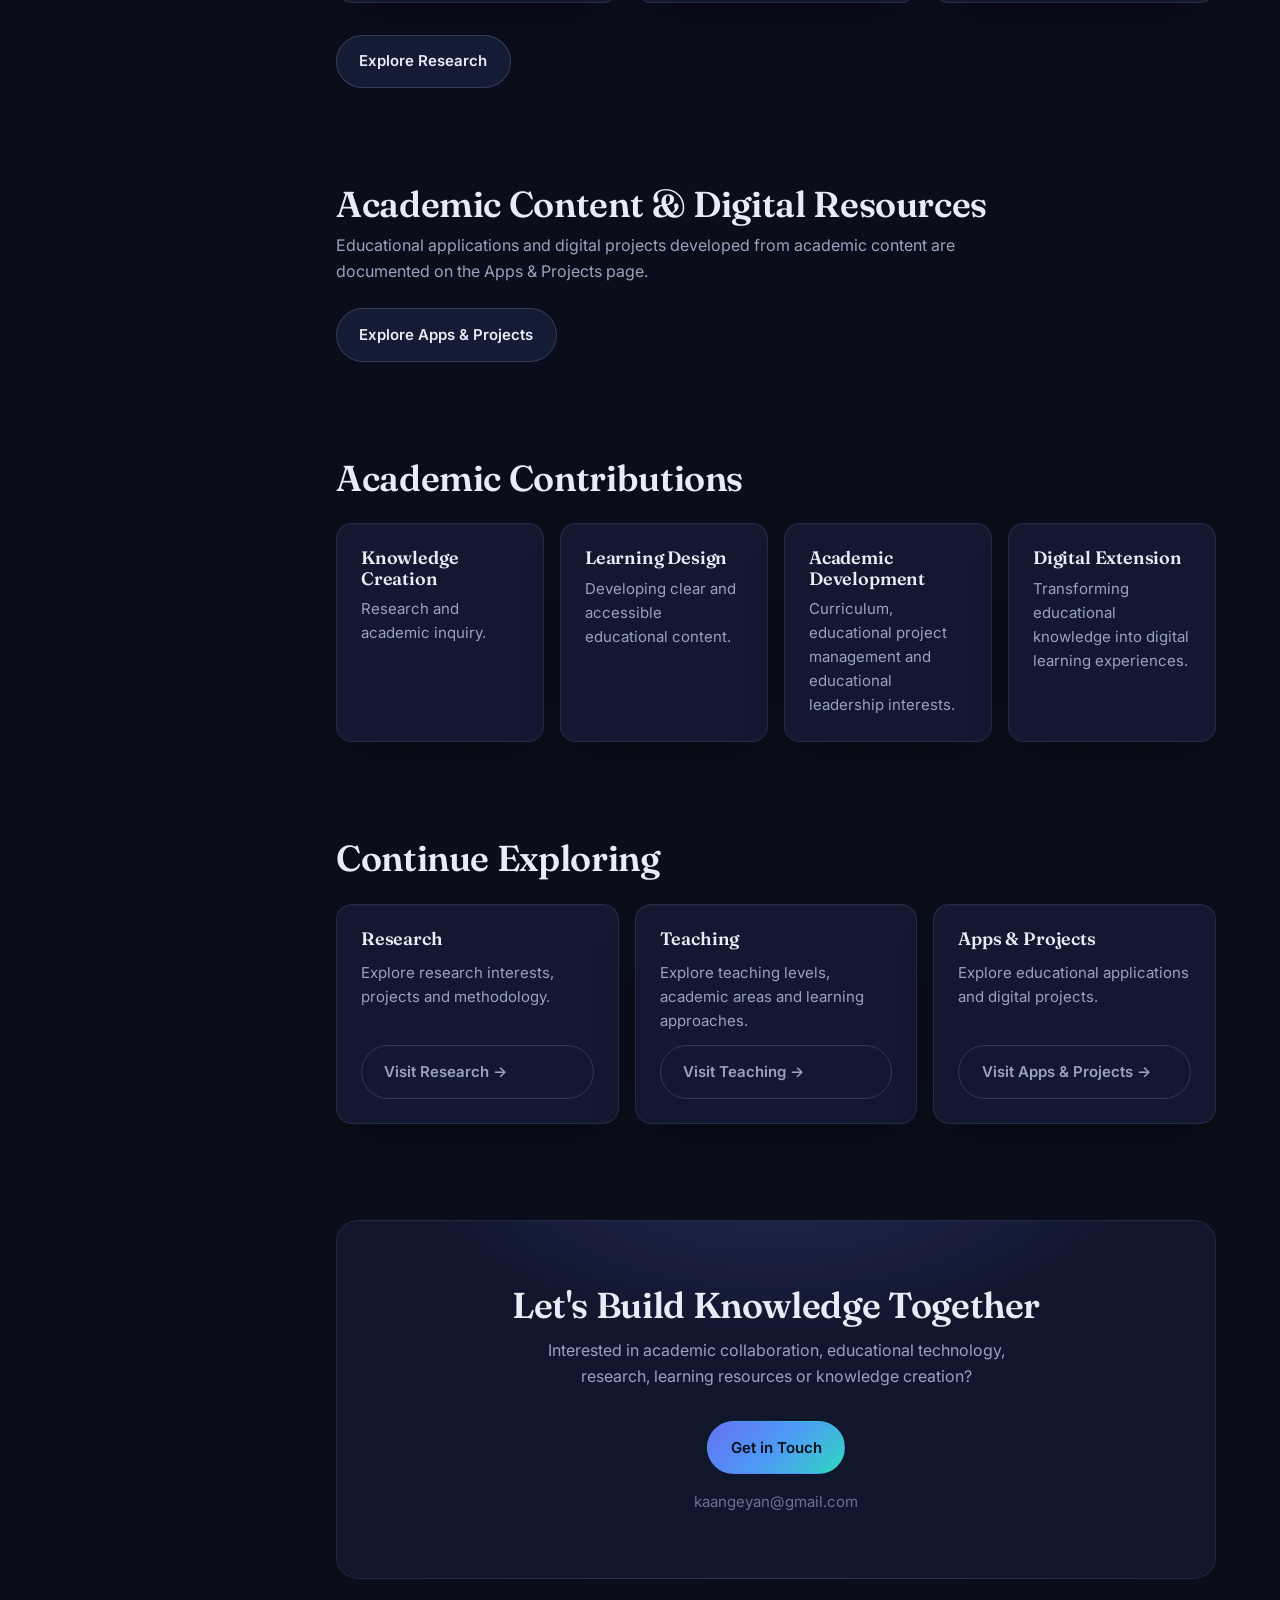
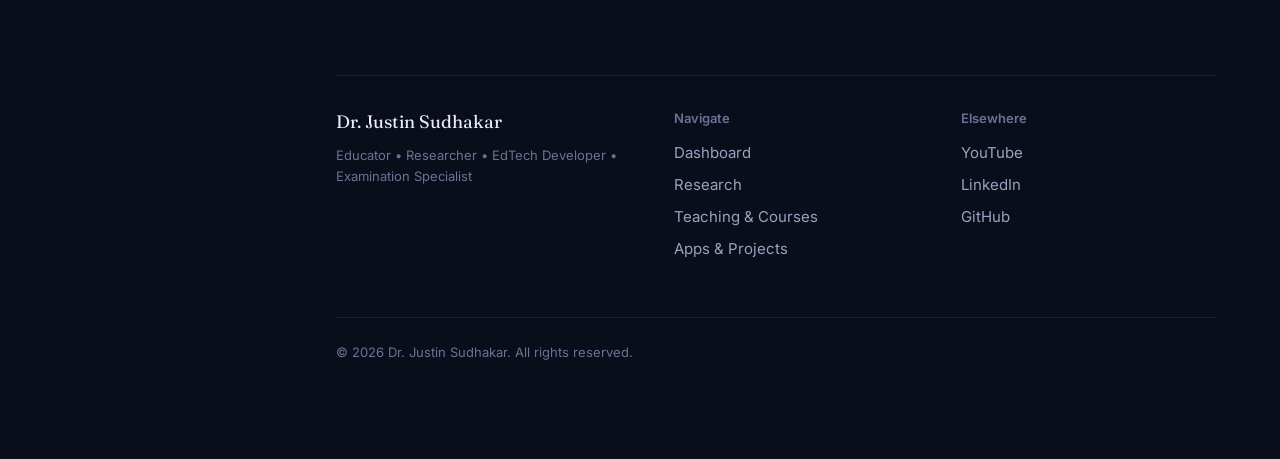
<file: publications.html>
<!DOCTYPE html>
<html lang="en">
<head>
<meta charset="UTF-8" />
<meta name="viewport" content="width=device-width, initial-scale=1.0" />
<title>Publications &amp; Academic Output | Dr. Justin Sudhakar</title>
<meta name="description" content="Publications of Dr. Justin Sudhakar — seven journal articles and one book chapter — alongside research projects and workshops." />
<meta property="og:title" content="Publications & Academic Output | Dr. Justin Sudhakar" />
<meta property="og:description" content="Journal articles, a book chapter and related academic contributions developed through teaching, research and educational practice." />
<meta property="og:type" content="profile" />
<meta property="og:url" content="https://kaangeyan.github.io/justin-portfolio/publications.html" />
<meta property="og:image" content="https://kaangeyan.github.io/justin-portfolio/assets/img/justin-sudhakar-og-1200x630.png" />
<link rel="canonical" href="https://kaangeyan.github.io/justin-portfolio/publications.html" />
<link rel="icon" href="favicon.ico" sizes="any" />
<link rel="icon" type="image/png" sizes="32x32" href="assets/img/favicon-32x32.png" />
<link rel="icon" type="image/png" sizes="16x16" href="assets/img/favicon-16x16.png" />
<link rel="apple-touch-icon" sizes="180x180" href="assets/img/apple-touch-icon.png" />

<link rel="preconnect" href="https://fonts.googleapis.com" />
<link rel="preconnect" href="https://fonts.gstatic.com" crossorigin />
<link href="https://fonts.googleapis.com/css2?family=Fraunces:opsz,wght@9..144,500;9..144,600&family=Inter:wght@400;500;600;700&display=swap" rel="stylesheet" />

<link rel="stylesheet" href="css/styles.css" />
<link rel="stylesheet" href="css/publications.css" />
</head>
<body>
<div class="bg-field" aria-hidden="true"></div>

<div class="shell">

  <!-- ================= Sidebar navigation (desktop) ================= -->
  <aside class="sidebar" aria-label="Primary">
    <a class="brand" href="index.html">
      <span class="brand-mark" aria-hidden="true">JS</span>
      <span class="brand-text">
        <span class="brand-name">Dr. Justin Sudhakar</span>
        <span class="brand-role">Educator &amp; EdTech Developer</span>
      </span>
    </a>

    <nav>
      <ul class="nav-list">
        <li><a class="nav-link" href="index.html"><span class="nav-icon">🏠</span>Dashboard</a></li>
        <li><a class="nav-link" href="about.html"><span class="nav-icon">👤</span>About Me</a></li>
        <li><a class="nav-link" href="academic-profile.html"><span class="nav-icon">🎓</span>Academic Profile</a></li>
        <li><a class="nav-link" href="teaching.html"><span class="nav-icon">📚</span>Teaching &amp; Courses</a></li>
        <li><a class="nav-link" href="research.html"><span class="nav-icon">🔬</span>Research</a></li>
        <li><a class="nav-link" href="projects.html"><span class="nav-icon">📱</span>Apps &amp; Projects</a></li>
        <li><a class="nav-link" href="publications.html" aria-current="page"><span class="nav-icon">📄</span>Publications</a></li>
        <li><a class="nav-link" href="certifications.html"><span class="nav-icon">🏅</span>Workshops</a></li>
        <li><a class="nav-link" href="resources.html"><span class="nav-icon">📚</span>Resources</a></li>
        <li><a class="nav-link" href="experience.html"><span class="nav-icon">💼</span>Experience</a></li>
        <li><a class="nav-link" href="youtube.html"><span class="nav-icon">▶️</span>YouTube &amp; Learning</a></li>
        <li><a class="nav-link" href="photography.html"><span class="nav-icon">📷</span>Photography</a></li>
        <li><a class="nav-link" href="contact.html"><span class="nav-icon">✉️</span>Contact</a></li>
      </ul>
    </nav>

    <div class="sidebar-footer">
      Phase 2F preview · other pages coming in later phases
    </div>
  </aside>

  <!-- ================= Mobile top bar ================= -->
  <header class="topbar">
    <a class="brand" href="index.html" style="padding:0;">
      <span class="brand-mark" aria-hidden="true">JS</span>
      <span class="brand-text">
        <span class="brand-name">Dr. Justin Sudhakar</span>
      </span>
    </a>
    <button class="menu-toggle" id="menuToggle" aria-label="Open menu" aria-expanded="false" aria-controls="mobileNav">
      <span aria-hidden="true">☰</span>
    </button>
  </header>

  <!-- ================= Mobile nav drawer ================= -->
  <div class="mobile-nav" id="mobileNav">
    <div class="mobile-nav-backdrop" id="mobileNavBackdrop"></div>
    <div class="mobile-nav-panel" role="dialog" aria-modal="true" aria-label="Site navigation">
      <div class="mobile-nav-header">
        <span class="brand-text">
          <span class="brand-name">Menu</span>
        </span>
        <button class="menu-toggle" id="menuClose" aria-label="Close menu">
          <span aria-hidden="true">✕</span>
        </button>
      </div>
      <nav>
        <ul class="nav-list">
          <li><a class="nav-link" href="index.html"><span class="nav-icon">🏠</span>Dashboard</a></li>
          <li><a class="nav-link" href="about.html"><span class="nav-icon">👤</span>About Me</a></li>
          <li><a class="nav-link" href="academic-profile.html"><span class="nav-icon">🎓</span>Academic Profile</a></li>
          <li><a class="nav-link" href="teaching.html"><span class="nav-icon">📚</span>Teaching &amp; Courses</a></li>
          <li><a class="nav-link" href="research.html"><span class="nav-icon">🔬</span>Research</a></li>
          <li><a class="nav-link" href="projects.html"><span class="nav-icon">📱</span>Apps &amp; Projects</a></li>
          <li><a class="nav-link" href="publications.html" aria-current="page"><span class="nav-icon">📄</span>Publications</a></li>
          <li><a class="nav-link" href="certifications.html"><span class="nav-icon">🏅</span>Workshops</a></li>
          <li><a class="nav-link" href="resources.html"><span class="nav-icon">📚</span>Resources</a></li>
          <li><a class="nav-link" href="experience.html"><span class="nav-icon">💼</span>Experience</a></li>
          <li><a class="nav-link" href="youtube.html"><span class="nav-icon">▶️</span>YouTube &amp; Learning</a></li>
          <li><a class="nav-link" href="photography.html"><span class="nav-icon">📷</span>Photography</a></li>
          <li><a class="nav-link" href="contact.html"><span class="nav-icon">✉️</span>Contact</a></li>
        </ul>
      </nav>
    </div>
  </div>

  <!-- ================= Main content ================= -->
  <main class="main" id="main">

    <!-- ===== Hero ===== -->
    <section class="page-section pub-hero" aria-labelledby="pub-hero-title">
      <div>
        <p class="eyebrow">Academic Output • Knowledge Creation</p>
        <h1 class="pub-hero-title" id="pub-hero-title">Publications &amp; Academic Contributions.</h1>
        <p class="pub-hero-lede">Journal articles, a book chapter and related academic contributions developed through teaching, research and educational practice.</p>
      </div>
      <div class="pub-motif" aria-hidden="true">
        <div class="pub-motif-card is-back"></div>
        <div class="pub-motif-card is-mid"></div>
        <div class="pub-motif-card is-front"></div>
      </div>
    </section>

    <!-- ===== Section 2: Research Publications ===== -->
    <section class="page-section" aria-labelledby="publications-title">
      <h2 class="section-title" id="publications-title">Research Publications</h2>
      <p class="section-lede">Journal articles, listed by year of publication.</p>

      <div class="pub-list" style="margin-top:var(--sp-5);">
        <div class="card pub-card" style="border-style:solid;">
          <div class="pub-card-title">ICT in Teacher Education</div>
          <div class="pub-meta-row">
            <span>Justin Sudhakar, P., &amp; Krishnakumar, R.</span>
            <span>Journal of Innovation in Education and Psychology</span>
            <span>2013</span>
          </div>
        </div>
        <div class="card pub-card" style="border-style:solid;">
          <div class="pub-card-title">A Tool to Measure the Knowledge of E-Resources among the Teachers of Higher Education</div>
          <div class="pub-meta-row">
            <span>Justin Sudhakar, P., &amp; Krishnakumar, R.</span>
            <span>Annamalai Journal of Educational Endeavors</span>
            <span>2013</span>
          </div>
        </div>
        <div class="card pub-card" style="border-style:solid;">
          <div class="pub-card-title">Developing a Tool to Measure Utilization of E-Resources among the Teachers of Higher Education</div>
          <div class="pub-meta-row">
            <span>Justin Sudhakar, P., &amp; Krishnakumar, R.</span>
            <span>2013</span>
          </div>
        </div>
        <div class="card pub-card" style="border-style:solid;">
          <div class="pub-card-title">Competency and preparedness of educational leaders on managing crisis in public higher learning institution: Haramaya University in focus</div>
          <div class="pub-meta-row">
            <span>Justin Sudhakar et al.</span>
            <span>Psychology and Education, 58(2)</span>
            <span>2021</span>
          </div>
        </div>
        <div class="card pub-card" style="border-style:solid;">
          <div class="pub-card-title">Interplay of shared leadership practices of principals, teachers' soft skills and learners' competitiveness in Covid 19 era: Implications to economics of educational leadership</div>
          <div class="pub-meta-row">
            <span>Justin Sudhakar et al.</span>
            <span>Studies of Applied Economics, 39(12)</span>
            <span>2021</span>
          </div>
          <div class="pub-actions">
            <a class="pub-action-inactive" style="border-style:solid; color:var(--teal); cursor:pointer;" href="https://doi.org/10.25115/eea.v39i12.6463" target="_blank" rel="noopener noreferrer">DOI: 10.25115/eea.v39i12.6463</a>
          </div>
        </div>
        <div class="card pub-card" style="border-style:solid;">
          <div class="pub-card-title">Insights into second language teaching and learning – An analysis to enhance learner competency</div>
          <div class="pub-meta-row">
            <span>Justin Sudhakar et al.</span>
            <span>Turkish Online Journal of Qualitative Inquiry, 12(13)</span>
            <span>2021</span>
          </div>
          <div class="pub-actions">
            <a class="pub-action-inactive" style="border-style:solid; color:var(--teal); cursor:pointer;" href="https://doi.org/10.17569/tojqi.60515" target="_blank" rel="noopener noreferrer">DOI: 10.17569/tojqi.60515</a>
          </div>
        </div>
        <div class="card pub-card" style="border-style:solid;">
          <div class="pub-card-title">Impact of institutional crisis on the process of teaching-learning at Haramaya University</div>
          <div class="pub-meta-row">
            <span>Justin Sudhakar et al.</span>
            <span>International Journal of Educational Research Open, 3</span>
            <span>2022</span>
          </div>
          <div class="pub-actions">
            <a class="pub-action-inactive" style="border-style:solid; color:var(--teal); cursor:pointer;" href="https://doi.org/10.1016/j.ijedro.2022.100140" target="_blank" rel="noopener noreferrer">DOI: 10.1016/j.ijedro.2022.100140</a>
          </div>
        </div>
      </div>
    </section>

    <!-- ===== Section 4: Books & Academic Resources ===== -->
    <section class="page-section" aria-labelledby="books-title">
      <h2 class="section-title" id="books-title">Books &amp; Academic Resources</h2>
      <p class="section-lede">Academic books, learning resources, research materials and educational content developed through teaching and research.</p>

      <div class="resource-type-grid" style="margin-top:var(--sp-5);">
        <div class="card resource-type-card">
          <div class="resource-type-title">Book Chapter</div>
          <p class="resource-type-placeholder" style="color:var(--text-muted); font-style:normal;">Muthukrishnan, P., Shibi, E., Hoon, T. S., Usha AjithKumar, &amp; Sudhakar, J. (2023). WhatsApp as a Platform of Community of Practice and Its Affordances Toward Capacity Building of Teachers in Online Teaching. In S. Chakravarti (Ed.), <em>Innovations in Teacher Development, Personalized Learning, and Upskilling the Workforce</em> (pp. 88–111). IGI Global.</p>
          <p class="resource-type-placeholder" style="margin-top:var(--sp-2);"><a href="https://doi.org/10.4018/978-1-6684-5518-0.ch005" target="_blank" rel="noopener noreferrer" style="color:var(--teal); font-style:normal;">DOI: 10.4018/978-1-6684-5518-0.ch005</a></p>
        </div>
        <div class="card resource-type-card">
          <div class="resource-type-title">Educational Content</div>
          <p class="resource-type-linkout">Related digital project: <strong>Research Methods in Education</strong> — a digital learning resource presented through an educational app. See <a href="projects.html#research-methods-in-education" style="color:var(--teal);">Apps &amp; Projects</a>.</p>
        </div>
      </div>
    </section>

    <!-- ===== Section 5: Workshops & Training ===== -->
    <section class="page-section" aria-labelledby="workshops-title">
      <h2 class="section-title" id="workshops-title">Workshops &amp; Training</h2>
      <p class="section-lede">Areas of teaching, training and academic interest.</p>

      <div class="workshop-areas" style="margin-top:var(--sp-5);">
        <span class="workshop-area-chip">Research Methodology</span>
        <span class="workshop-area-chip">Educational Research</span>
        <span class="workshop-area-chip">Educational Project Management</span>
        <span class="workshop-area-chip">Educational Leadership</span>
        <span class="workshop-area-chip">Educational Technology</span>
        <span class="workshop-area-chip">Digital Learning</span>
        <span class="workshop-area-chip">Academic Content Development</span>
      </div>
      <p class="workshop-area-note">Three workshops conducted in 2022 are documented on the <a href="certifications.html#conducted-title" style="color:var(--teal);">Workshops</a> page.</p>
    </section>

    <!-- ===== Section 6: Research Projects ===== -->
    <section class="page-section" aria-labelledby="rprojects-title">
      <h2 class="section-title" id="rprojects-title">Research Projects</h2>
      <p class="section-lede">Research projects form an important part of the academic journey. Selected projects are documented in greater detail on the Research page.</p>

      <div class="pub-research-grid" style="margin-top:var(--sp-5);">
        <div class="card pub-research-card">
          <span class="pub-research-level">Ph.D. Research</span>
          <div class="pub-research-title">Knowledge and Utilization of E-Resources among Teachers of Higher Education</div>
          <div class="pub-research-institution">Annamalai University · Ph.D. in Education</div>
          <span class="pub-verified-badge">Verified</span>
        </div>
        <div class="card pub-research-card">
          <span class="pub-research-level">M.Ed. Research</span>
          <div class="pub-research-title">Correlation between Attitude and Job Satisfaction of Teachers in and Around Chennai City.</div>
          <span class="pub-verified-badge">Verified</span>
        </div>
        <div class="card pub-research-card">
          <span class="pub-research-level">Post Graduate Diploma Project</span>
          <div class="pub-research-title">A Study on E-Literacy Program Through Continuing Education Centers in Cuddalore District in Tamil Nadu. India.</div>
          <span class="pub-verified-badge">Verified</span>
        </div>
      </div>
      <a class="btn btn-secondary" style="margin-top:var(--sp-6);" href="research.html">Explore Research</a>
    </section>

    <!-- ===== Section 7: Digital Academic Content ===== -->
    <section class="page-section" aria-labelledby="digital-title">
      <h2 class="section-title" id="digital-title">Academic Content &amp; Digital Resources</h2>
      <p class="section-lede">Educational applications and digital projects developed from academic content are documented on the Apps &amp; Projects page.</p>

      <a class="btn btn-secondary" style="margin-top:var(--sp-5);" href="projects.html">Explore Apps &amp; Projects</a>
    </section>

    <!-- ===== Section 9: Academic Contributions ===== -->
    <section class="page-section" aria-labelledby="contributions-title">
      <h2 class="section-title" id="contributions-title">Academic Contributions</h2>
      <div class="contribution-grid" style="margin-top:var(--sp-5);">
        <div class="card contribution-card">
          <h3 class="contribution-title">Knowledge Creation</h3>
          <p class="contribution-desc">Research and academic inquiry.</p>
        </div>
        <div class="card contribution-card">
          <h3 class="contribution-title">Learning Design</h3>
          <p class="contribution-desc">Developing clear and accessible educational content.</p>
        </div>
        <div class="card contribution-card">
          <h3 class="contribution-title">Academic Development</h3>
          <p class="contribution-desc">Curriculum, educational project management and educational leadership interests.</p>
        </div>
        <div class="card contribution-card">
          <h3 class="contribution-title">Digital Extension</h3>
          <p class="contribution-desc">Transforming educational knowledge into digital learning experiences.</p>
        </div>
      </div>
    </section>

    <!-- ===== Section 11: Connection to other pages ===== -->
    <section class="page-section" aria-labelledby="connect-title">
      <h2 class="section-title" id="connect-title">Continue Exploring</h2>
      <div class="connect-grid" style="margin-top:var(--sp-5);">
        <div class="card connect-card">
          <h3 class="connect-title">Research</h3>
          <p class="connect-desc">Explore research interests, projects and methodology.</p>
          <a class="btn btn-ghost" href="research.html">Visit Research →</a>
        </div>
        <div class="card connect-card">
          <h3 class="connect-title">Teaching</h3>
          <p class="connect-desc">Explore teaching levels, academic areas and learning approaches.</p>
          <a class="btn btn-ghost" href="teaching.html">Visit Teaching →</a>
        </div>
        <div class="card connect-card">
          <h3 class="connect-title">Apps &amp; Projects</h3>
          <p class="connect-desc">Explore educational applications and digital projects.</p>
          <a class="btn btn-ghost" href="projects.html">Visit Apps &amp; Projects →</a>
        </div>
      </div>
    </section>

    <!-- ===== Contact CTA ===== -->
    <section class="page-section" aria-labelledby="cta-title">
      <div class="cta-panel">
        <h2 class="cta-title" id="cta-title">Let's Build Knowledge Together</h2>
        <p class="cta-copy">Interested in academic collaboration, educational technology, research, learning resources or knowledge creation?</p>
        <div class="cta-actions">
          <a class="btn btn-primary" href="contact.html">Get in Touch</a>
        </div>
        <p class="cta-email"><a href="mailto:kaangeyan@gmail.com">kaangeyan@gmail.com</a></p>
      </div>
    </section>

    <!-- ===== Footer ===== -->
    <footer class="page-section site-footer">
      <div class="footer-brand">
        <div class="brand-name">Dr. Justin Sudhakar</div>
        <p class="brand-role">Educator • Researcher • EdTech Developer • Examination Specialist</p>
      </div>
      <div>
        <div class="footer-col-title">Navigate</div>
        <nav class="footer-links">
          <a href="index.html">Dashboard</a>
          <a href="research.html">Research</a>
          <a href="teaching.html">Teaching &amp; Courses</a>
          <a href="projects.html">Apps &amp; Projects</a>
        </nav>
      </div>
      <div>
        <div class="footer-col-title">Elsewhere</div>
        <nav class="footer-links">
          <a href="https://www.youtube.com/channel/UCAciCJotVFrAyKCNyshcMDw?view_as=subscriber" target="_blank" rel="noopener noreferrer">YouTube</a>
          <a href="https://www.linkedin.com/in/justinkaangeyan" target="_blank" rel="noopener noreferrer">LinkedIn</a>
          <a href="https://github.com/kaangeyan" target="_blank" rel="noopener noreferrer">GitHub</a>
        </nav>
      </div>
      <div class="footer-bottom">
        <span>© 2026 Dr. Justin Sudhakar. All rights reserved.</span>
      </div>
    </footer>

  </main>
</div>

<script src="js/main.js"></script>
</body>
</html>
</file>
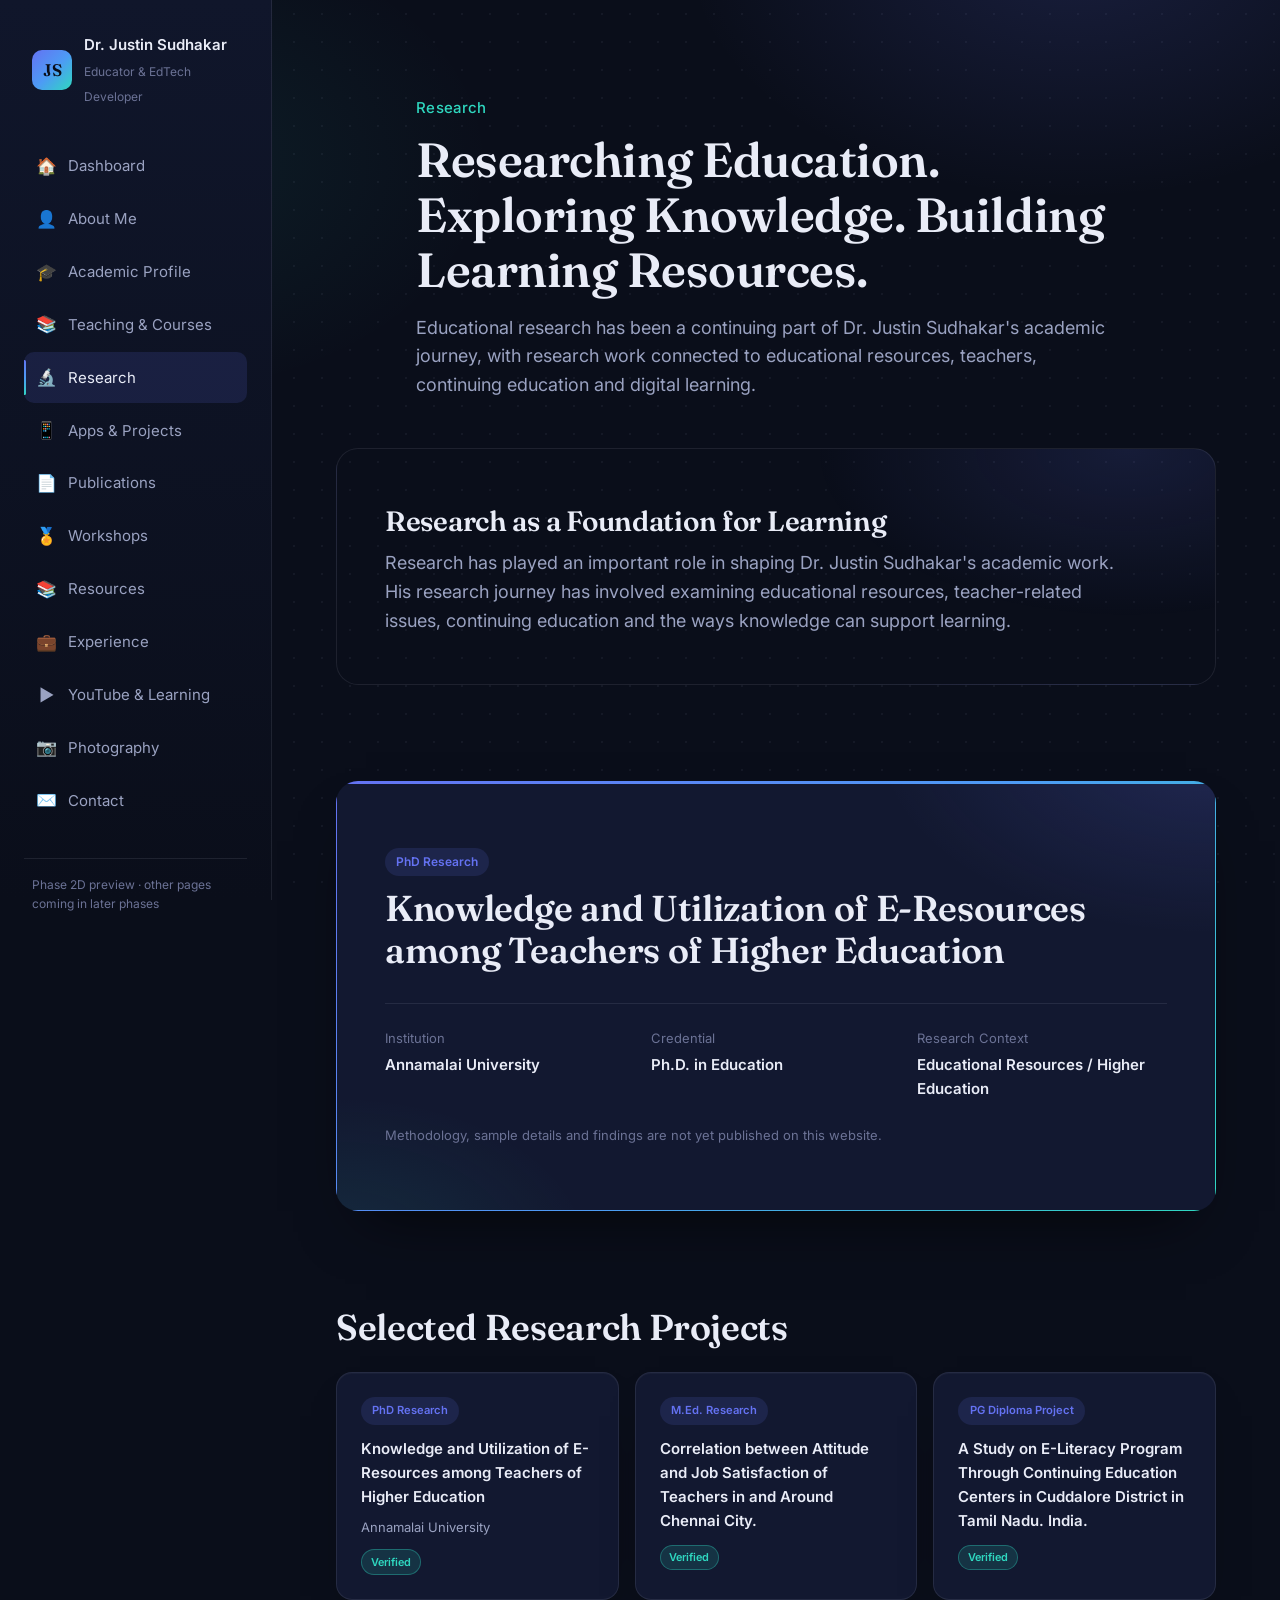
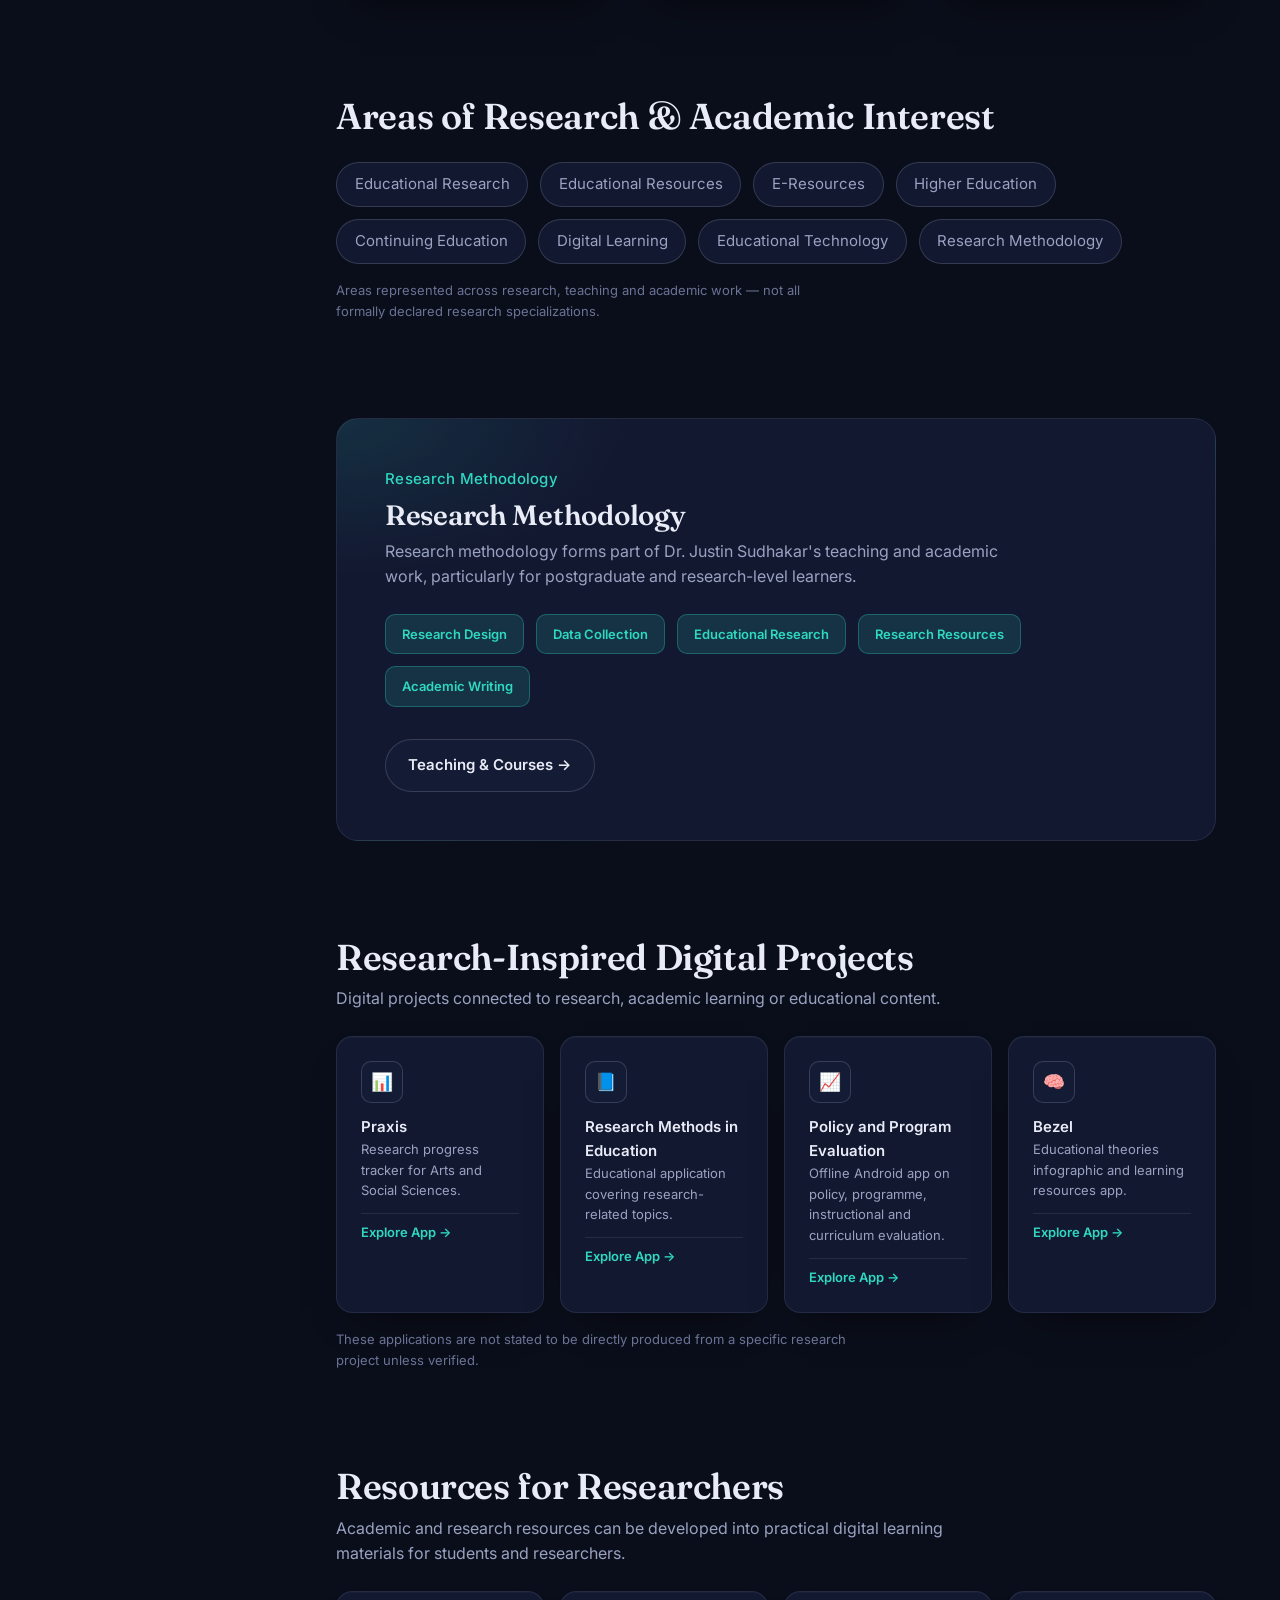
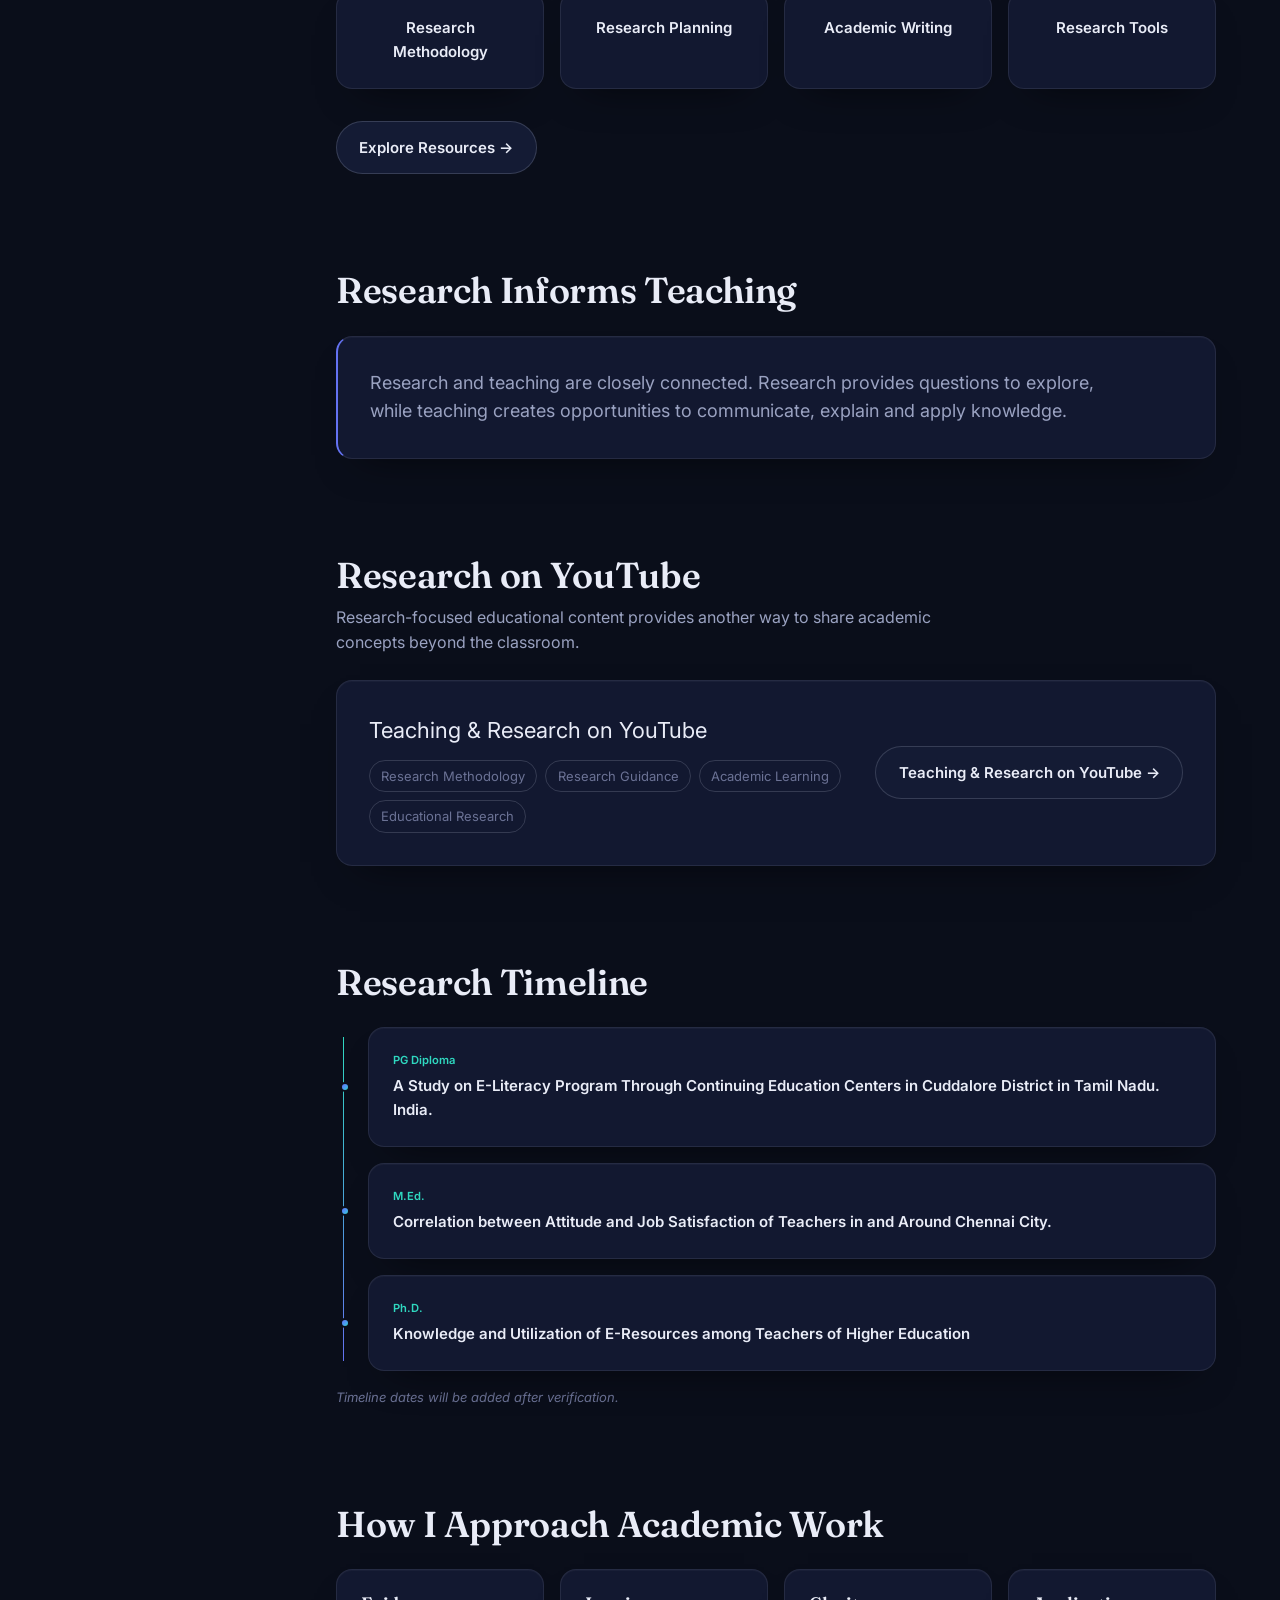
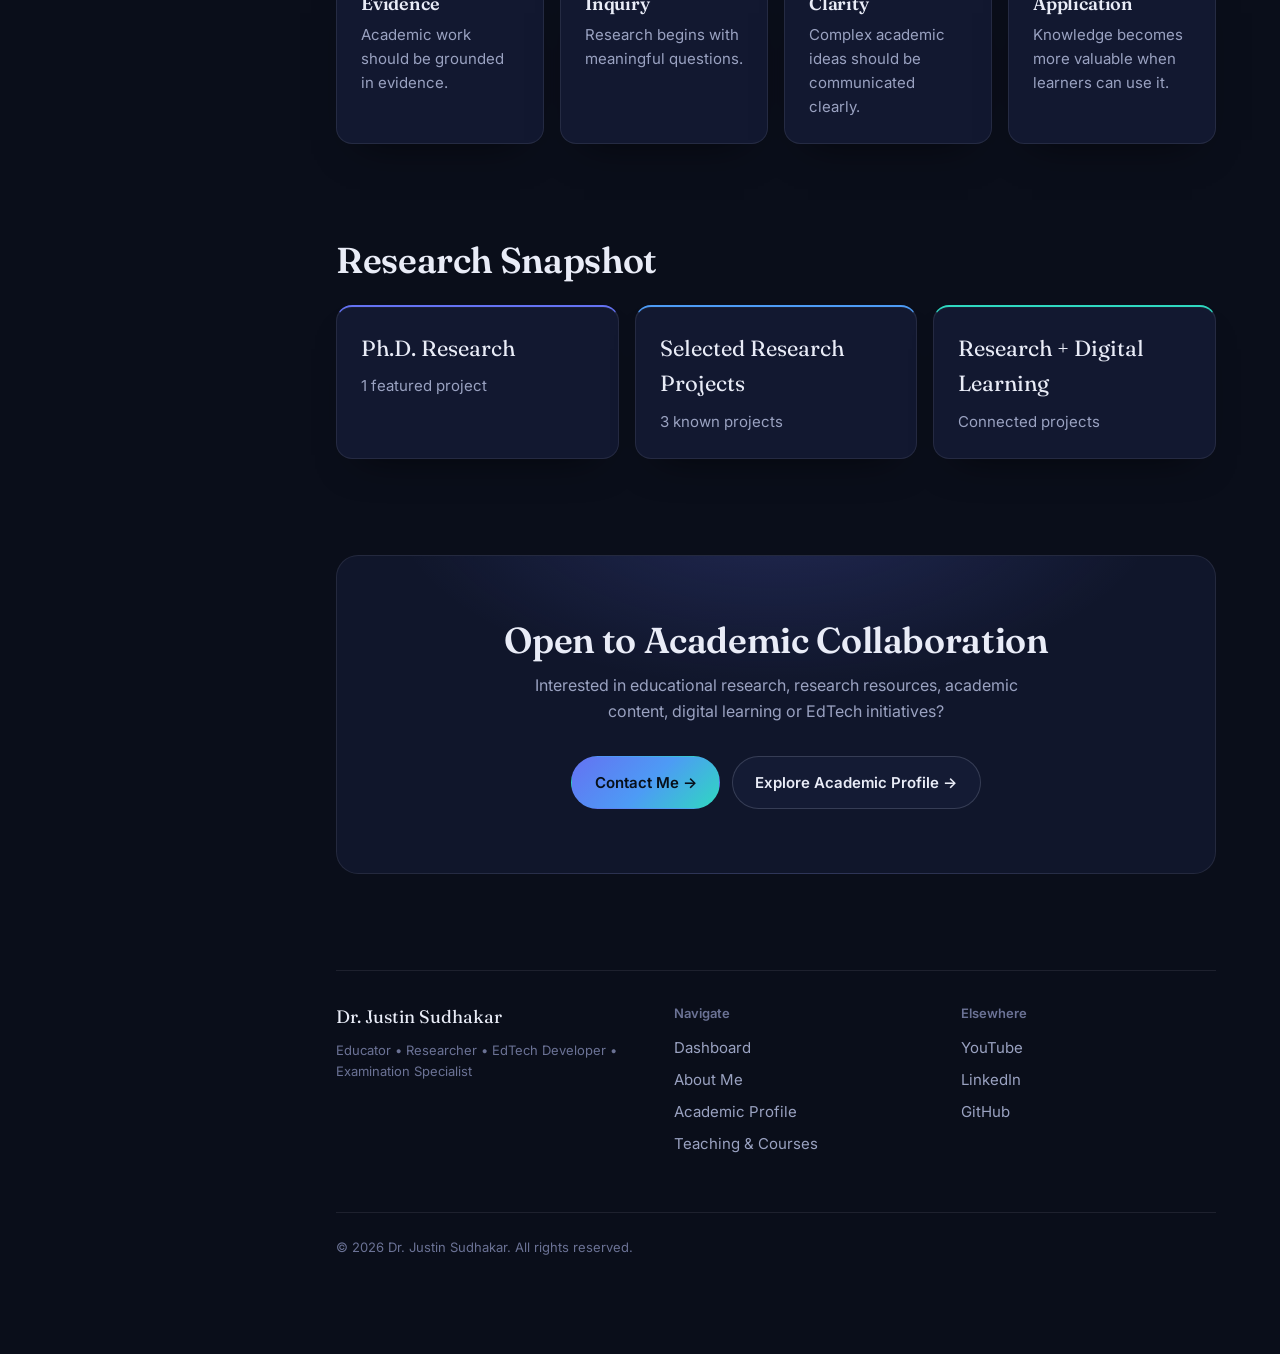
<file: research.html>
<!DOCTYPE html>
<html lang="en">
<head>
<meta charset="UTF-8" />
<meta name="viewport" content="width=device-width, initial-scale=1.0" />
<title>Research | Dr. Justin Sudhakar</title>
<meta name="description" content="Educational research by Dr. Justin Sudhakar — PhD research on e-resource utilization among higher education teachers, selected research projects, and the connection between research and digital learning." />
<meta property="og:title" content="Research | Dr. Justin Sudhakar" />
<meta property="og:description" content="Educational research has been a continuing part of Dr. Justin Sudhakar's academic journey, with research work connected to educational resources, teachers, continuing education and digital learning." />
<meta property="og:type" content="profile" />
<meta property="og:url" content="https://kaangeyan.github.io/justin-portfolio/research.html" />
<meta property="og:image" content="https://kaangeyan.github.io/justin-portfolio/assets/img/justin-sudhakar-og-1200x630.png" />
<link rel="canonical" href="https://kaangeyan.github.io/justin-portfolio/research.html" />
<link rel="icon" href="favicon.ico" sizes="any" />
<link rel="icon" type="image/png" sizes="32x32" href="assets/img/favicon-32x32.png" />
<link rel="icon" type="image/png" sizes="16x16" href="assets/img/favicon-16x16.png" />
<link rel="apple-touch-icon" sizes="180x180" href="assets/img/apple-touch-icon.png" />

<link rel="preconnect" href="https://fonts.googleapis.com" />
<link rel="preconnect" href="https://fonts.gstatic.com" crossorigin />
<link href="https://fonts.googleapis.com/css2?family=Fraunces:opsz,wght@9..144,500;9..144,600&family=Inter:wght@400;500;600;700&display=swap" rel="stylesheet" />

<link rel="stylesheet" href="css/styles.css" />
<link rel="stylesheet" href="css/research.css" />
</head>
<body>
<div class="bg-field" aria-hidden="true"></div>

<div class="shell">

  <!-- ================= Sidebar navigation (desktop) ================= -->
  <aside class="sidebar" aria-label="Primary">
    <a class="brand" href="index.html">
      <span class="brand-mark" aria-hidden="true">JS</span>
      <span class="brand-text">
        <span class="brand-name">Dr. Justin Sudhakar</span>
        <span class="brand-role">Educator &amp; EdTech Developer</span>
      </span>
    </a>

    <nav>
      <ul class="nav-list">
        <li><a class="nav-link" href="index.html"><span class="nav-icon">🏠</span>Dashboard</a></li>
        <li><a class="nav-link" href="about.html"><span class="nav-icon">👤</span>About Me</a></li>
        <li><a class="nav-link" href="academic-profile.html"><span class="nav-icon">🎓</span>Academic Profile</a></li>
        <li><a class="nav-link" href="teaching.html"><span class="nav-icon">📚</span>Teaching &amp; Courses</a></li>
        <li><a class="nav-link" href="research.html" aria-current="page"><span class="nav-icon">🔬</span>Research</a></li>
        <li><a class="nav-link" href="projects.html"><span class="nav-icon">📱</span>Apps &amp; Projects</a></li>
        <li><a class="nav-link" href="publications.html"><span class="nav-icon">📄</span>Publications</a></li>
        <li><a class="nav-link" href="certifications.html"><span class="nav-icon">🏅</span>Workshops</a></li>
        <li><a class="nav-link" href="resources.html"><span class="nav-icon">📚</span>Resources</a></li>
        <li><a class="nav-link" href="experience.html"><span class="nav-icon">💼</span>Experience</a></li>
        <li><a class="nav-link" href="youtube.html"><span class="nav-icon">▶️</span>YouTube &amp; Learning</a></li>
        <li><a class="nav-link" href="photography.html"><span class="nav-icon">📷</span>Photography</a></li>
        <li><a class="nav-link" href="contact.html"><span class="nav-icon">✉️</span>Contact</a></li>
      </ul>
    </nav>

    <div class="sidebar-footer">
      Phase 2D preview · other pages coming in later phases
    </div>
  </aside>

  <!-- ================= Mobile top bar ================= -->
  <header class="topbar">
    <a class="brand" href="index.html" style="padding:0;">
      <span class="brand-mark" aria-hidden="true">JS</span>
      <span class="brand-text">
        <span class="brand-name">Dr. Justin Sudhakar</span>
      </span>
    </a>
    <button class="menu-toggle" id="menuToggle" aria-label="Open menu" aria-expanded="false" aria-controls="mobileNav">
      <span aria-hidden="true">☰</span>
    </button>
  </header>

  <!-- ================= Mobile nav drawer ================= -->
  <div class="mobile-nav" id="mobileNav">
    <div class="mobile-nav-backdrop" id="mobileNavBackdrop"></div>
    <div class="mobile-nav-panel" role="dialog" aria-modal="true" aria-label="Site navigation">
      <div class="mobile-nav-header">
        <span class="brand-text">
          <span class="brand-name">Menu</span>
        </span>
        <button class="menu-toggle" id="menuClose" aria-label="Close menu">
          <span aria-hidden="true">✕</span>
        </button>
      </div>
      <nav>
        <ul class="nav-list">
          <li><a class="nav-link" href="index.html"><span class="nav-icon">🏠</span>Dashboard</a></li>
          <li><a class="nav-link" href="about.html"><span class="nav-icon">👤</span>About Me</a></li>
          <li><a class="nav-link" href="academic-profile.html"><span class="nav-icon">🎓</span>Academic Profile</a></li>
          <li><a class="nav-link" href="teaching.html"><span class="nav-icon">📚</span>Teaching &amp; Courses</a></li>
          <li><a class="nav-link" href="research.html" aria-current="page"><span class="nav-icon">🔬</span>Research</a></li>
          <li><a class="nav-link" href="projects.html"><span class="nav-icon">📱</span>Apps &amp; Projects</a></li>
          <li><a class="nav-link" href="publications.html"><span class="nav-icon">📄</span>Publications</a></li>
          <li><a class="nav-link" href="certifications.html"><span class="nav-icon">🏅</span>Workshops</a></li>
          <li><a class="nav-link" href="resources.html"><span class="nav-icon">📚</span>Resources</a></li>
          <li><a class="nav-link" href="experience.html"><span class="nav-icon">💼</span>Experience</a></li>
          <li><a class="nav-link" href="youtube.html"><span class="nav-icon">▶️</span>YouTube &amp; Learning</a></li>
          <li><a class="nav-link" href="photography.html"><span class="nav-icon">📷</span>Photography</a></li>
          <li><a class="nav-link" href="contact.html"><span class="nav-icon">✉️</span>Contact</a></li>
        </ul>
      </nav>
    </div>
  </div>

  <!-- ================= Main content ================= -->
  <main class="main" id="main">

    <!-- ===== Page header ===== -->
    <header class="page-section rsrch-header">
      <p class="eyebrow">Research</p>
      <h1 class="rsrch-title">Researching Education. Exploring Knowledge. Building Learning Resources.</h1>
      <p class="rsrch-lede">Educational research has been a continuing part of Dr. Justin Sudhakar's academic journey, with research work connected to educational resources, teachers, continuing education and digital learning.</p>
    </header>

    <!-- ===== Research identity ===== -->
    <section class="page-section" aria-labelledby="identity-title">
      <div class="identity-panel">
        <h2 class="section-title" id="identity-title" style="font-size:var(--fs-xl);">Research as a Foundation for Learning</h2>
        <p>Research has played an important role in shaping Dr. Justin Sudhakar's academic work. His research journey has involved examining educational resources, teacher-related issues, continuing education and the ways knowledge can support learning.</p>
      </div>
    </section>

    <!-- ===== PhD research — featured ===== -->
    <section class="page-section" aria-labelledby="phd-title">
      <div class="phd-feature">
        <span class="phd-tag">PhD Research</span>
        <h2 class="phd-title" id="phd-title">Knowledge and Utilization of E-Resources among Teachers of Higher Education</h2>

        <div class="phd-meta">
          <div class="phd-meta-item">
            <div class="meta-label">Institution</div>
            <div class="meta-value">Annamalai University</div>
          </div>
          <div class="phd-meta-item">
            <div class="meta-label">Credential</div>
            <div class="meta-value">Ph.D. in Education</div>
          </div>
          <div class="phd-meta-item">
            <div class="meta-label">Research Context</div>
            <div class="meta-value">Educational Resources / Higher Education</div>
          </div>
        </div>

        <p class="phd-details-note">Methodology, sample details and findings are not yet published on this website.</p>
      </div>
    </section>

    <!-- ===== Selected research projects ===== -->
    <section class="page-section" aria-labelledby="projects-title">
      <h2 class="section-title" id="projects-title">Selected Research Projects</h2>
      <div class="rp-project-grid" style="margin-top:var(--sp-5);">
        <div class="card rp-project-card">
          <span class="rp-level-tag">PhD Research</span>
          <div class="rp-project-title">Knowledge and Utilization of E-Resources among Teachers of Higher Education</div>
          <div class="rp-institution">Annamalai University</div>
          <span class="rp-status-badge">Verified</span>
        </div>
        <div class="card rp-project-card">
          <span class="rp-level-tag">M.Ed. Research</span>
          <div class="rp-project-title">Correlation between Attitude and Job Satisfaction of Teachers in and Around Chennai City.</div>
          <span class="rp-status-badge">Verified</span>
        </div>
        <div class="card rp-project-card">
          <span class="rp-level-tag">PG Diploma Project</span>
          <div class="rp-project-title">A Study on E-Literacy Program Through Continuing Education Centers in Cuddalore District in Tamil Nadu. India.</div>
          <span class="rp-status-badge">Verified</span>
        </div>
      </div>
    </section>

    <!-- ===== Areas of research & academic interest ===== -->
    <section class="page-section" aria-labelledby="areas-title">
      <h2 class="section-title" id="areas-title">Areas of Research &amp; Academic Interest</h2>
      <div class="area-chips" style="margin-top:var(--sp-5);">
        <span class="area-chip">Educational Research</span>
        <span class="area-chip">Educational Resources</span>
        <span class="area-chip">E-Resources</span>
        <span class="area-chip">Higher Education</span>
        <span class="area-chip">Continuing Education</span>
        <span class="area-chip">Digital Learning</span>
        <span class="area-chip">Educational Technology</span>
        <span class="area-chip">Research Methodology</span>
      </div>
      <p class="area-note">Areas represented across research, teaching and academic work — not all formally declared research specializations.</p>
    </section>

    <!-- ===== Research methodology ===== -->
    <section class="page-section" aria-labelledby="methodology-title">
      <div class="rsrch-methodology-panel">
        <p class="eyebrow">Research Methodology</p>
        <h2 class="section-title" id="methodology-title" style="margin-top:var(--sp-2); font-size:var(--fs-xl);">Research Methodology</h2>
        <p class="section-lede">Research methodology forms part of Dr. Justin Sudhakar's teaching and academic work, particularly for postgraduate and research-level learners.</p>
        <div class="rsrch-methodology-topics">
          <span class="rsrch-methodology-topic">Research Design</span>
          <span class="rsrch-methodology-topic">Data Collection</span>
          <span class="rsrch-methodology-topic">Educational Research</span>
          <span class="rsrch-methodology-topic">Research Resources</span>
          <span class="rsrch-methodology-topic">Academic Writing</span>
        </div>
        <a class="btn btn-secondary" style="margin-top:var(--sp-6);" href="teaching.html">Teaching &amp; Courses →</a>
      </div>
    </section>

    <!-- ===== Research-inspired digital projects ===== -->
    <section class="page-section" aria-labelledby="digital-title">
      <h2 class="section-title" id="digital-title">Research-Inspired Digital Projects</h2>
      <p class="section-lede">Digital projects connected to research, academic learning or educational content.</p>

      <div class="digital-project-grid" style="margin-top:var(--sp-5);">
        <div class="card digital-project-card">
          <div class="dp-icon" aria-hidden="true">📊</div>
          <div>
            <div class="dp-name">Praxis</div>
            <p class="dp-desc">Research progress tracker for Arts and Social Sciences.</p>
          </div>
          <a class="dp-link" href="projects.html#praxis">Explore App →</a>
        </div>
        <div class="card digital-project-card">
          <div class="dp-icon" aria-hidden="true">📘</div>
          <div>
            <div class="dp-name">Research Methods in Education</div>
            <p class="dp-desc">Educational application covering research-related topics.</p>
          </div>
          <a class="dp-link" href="projects.html#research-methods-in-education">Explore App →</a>
        </div>
        <div class="card digital-project-card">
          <div class="dp-icon" aria-hidden="true">📈</div>
          <div>
            <div class="dp-name">Policy and Program Evaluation</div>
            <p class="dp-desc">Offline Android app on policy, programme, instructional and curriculum evaluation.</p>
          </div>
          <a class="dp-link" href="projects.html#policy-and-program-evaluation">Explore App →</a>
        </div>
        <div class="card digital-project-card">
          <div class="dp-icon" aria-hidden="true">🧠</div>
          <div>
            <div class="dp-name">Bezel</div>
            <p class="dp-desc">Educational theories infographic and learning resources app.</p>
          </div>
          <a class="dp-link" href="projects.html#bezel">Explore App →</a>
        </div>
      </div>
      <p class="digital-project-note">These applications are not stated to be directly produced from a specific research project unless verified.</p>
    </section>

    <!-- ===== Resources for researchers ===== -->
    <section class="page-section" aria-labelledby="resources-title">
      <h2 class="section-title" id="resources-title">Resources for Researchers</h2>
      <p class="section-lede">Academic and research resources can be developed into practical digital learning materials for students and researchers.</p>
      <div class="resource-grid" style="margin-top:var(--sp-5);">
        <div class="card resource-card">
          <div class="resource-title">Research Methodology</div>
        </div>
        <div class="card resource-card">
          <div class="resource-title">Research Planning</div>
        </div>
        <div class="card resource-card">
          <div class="resource-title">Academic Writing</div>
        </div>
        <div class="card resource-card">
          <div class="resource-title">Research Tools</div>
        </div>
      </div>
      <a class="btn btn-secondary" style="margin-top:var(--sp-6);" href="resources.html">Explore Resources →</a>
    </section>

    <!-- ===== Research informs teaching ===== -->
    <section class="page-section" aria-labelledby="rit-title">
      <h2 class="section-title" id="rit-title">Research Informs Teaching</h2>
      <div class="card rit-panel" style="margin-top:var(--sp-5);">
        <p>Research and teaching are closely connected. Research provides questions to explore, while teaching creates opportunities to communicate, explain and apply knowledge.</p>
      </div>
    </section>

    <!-- ===== Research on YouTube ===== -->
    <section class="page-section" aria-labelledby="yt-title">
      <h2 class="section-title" id="yt-title">Research on YouTube</h2>
      <p class="section-lede">Research-focused educational content provides another way to share academic concepts beyond the classroom.</p>

      <div class="card rsrch-mini-section" style="margin-top:var(--sp-5);">
        <div>
          <div class="mini-title">Teaching &amp; Research on YouTube</div>
          <div class="mini-chips">
            <span class="mini-chip">Research Methodology</span>
            <span class="mini-chip">Research Guidance</span>
            <span class="mini-chip">Academic Learning</span>
            <span class="mini-chip">Educational Research</span>
          </div>
        </div>
        <a class="btn btn-secondary" href="https://www.youtube.com/channel/UCAciCJotVFrAyKCNyshcMDw?view_as=subscriber" target="_blank" rel="noopener noreferrer">Teaching &amp; Research on YouTube →</a>
      </div>
    </section>

    <!-- ===== Research timeline ===== -->
    <section class="page-section" aria-labelledby="timeline-title">
      <h2 class="section-title" id="timeline-title">Research Timeline</h2>
      <div class="rsrch-timeline" style="margin-top:var(--sp-5);">
        <div class="card rsrch-timeline-item">
          <div class="rsrch-timeline-level">PG Diploma</div>
          <div class="rsrch-timeline-title">A Study on E-Literacy Program Through Continuing Education Centers in Cuddalore District in Tamil Nadu. India.</div>
        </div>
        <div class="card rsrch-timeline-item">
          <div class="rsrch-timeline-level">M.Ed.</div>
          <div class="rsrch-timeline-title">Correlation between Attitude and Job Satisfaction of Teachers in and Around Chennai City.</div>
        </div>
        <div class="card rsrch-timeline-item">
          <div class="rsrch-timeline-level">Ph.D.</div>
          <div class="rsrch-timeline-title">Knowledge and Utilization of E-Resources among Teachers of Higher Education</div>
        </div>
      </div>
      <p class="rsrch-timeline-note">Timeline dates will be added after verification.</p>
    </section>

    <!-- ===== Research principles ===== -->
    <section class="page-section" aria-labelledby="principles-title">
      <h2 class="section-title" id="principles-title">How I Approach Academic Work</h2>
      <div class="rsrch-principle-grid" style="margin-top:var(--sp-5);">
        <div class="card rsrch-principle-card">
          <h3 class="rsrch-principle-title">Evidence</h3>
          <p class="rsrch-principle-desc">Academic work should be grounded in evidence.</p>
        </div>
        <div class="card rsrch-principle-card">
          <h3 class="rsrch-principle-title">Inquiry</h3>
          <p class="rsrch-principle-desc">Research begins with meaningful questions.</p>
        </div>
        <div class="card rsrch-principle-card">
          <h3 class="rsrch-principle-title">Clarity</h3>
          <p class="rsrch-principle-desc">Complex academic ideas should be communicated clearly.</p>
        </div>
        <div class="card rsrch-principle-card">
          <h3 class="rsrch-principle-title">Application</h3>
          <p class="rsrch-principle-desc">Knowledge becomes more valuable when learners can use it.</p>
        </div>
      </div>
    </section>

    <!-- ===== Research snapshot ===== -->
    <section class="page-section" aria-labelledby="snapshot-title">
      <h2 class="section-title" id="snapshot-title">Research Snapshot</h2>
      <div class="rsrch-snapshot-grid" style="margin-top:var(--sp-5);">
        <div class="card rsrch-snapshot-card">
          <div class="rsrch-snapshot-value">Ph.D. Research</div>
          <div class="rsrch-snapshot-label">1 featured project</div>
        </div>
        <div class="card rsrch-snapshot-card">
          <div class="rsrch-snapshot-value">Selected Research Projects</div>
          <div class="rsrch-snapshot-label">3 known projects</div>
        </div>
        <div class="card rsrch-snapshot-card">
          <div class="rsrch-snapshot-value">Research + Digital Learning</div>
          <div class="rsrch-snapshot-label">Connected projects</div>
        </div>
      </div>
    </section>

    <!-- ===== Contact CTA ===== -->
    <section class="page-section" aria-labelledby="cta-title">
      <div class="cta-panel">
        <h2 class="cta-title" id="cta-title">Open to Academic Collaboration</h2>
        <p class="cta-copy">Interested in educational research, research resources, academic content, digital learning or EdTech initiatives?</p>
        <div class="cta-actions">
          <a class="btn btn-primary" href="contact.html">Contact Me →</a>
          <a class="btn btn-secondary" href="academic-profile.html">Explore Academic Profile →</a>
        </div>
      </div>
    </section>

    <!-- ===== Footer ===== -->
    <footer class="page-section site-footer">
      <div class="footer-brand">
        <div class="brand-name">Dr. Justin Sudhakar</div>
        <p class="brand-role">Educator • Researcher • EdTech Developer • Examination Specialist</p>
      </div>
      <div>
        <div class="footer-col-title">Navigate</div>
        <nav class="footer-links">
          <a href="index.html">Dashboard</a>
          <a href="about.html">About Me</a>
          <a href="academic-profile.html">Academic Profile</a>
          <a href="teaching.html">Teaching &amp; Courses</a>
        </nav>
      </div>
      <div>
        <div class="footer-col-title">Elsewhere</div>
        <nav class="footer-links">
          <a href="https://www.youtube.com/channel/UCAciCJotVFrAyKCNyshcMDw?view_as=subscriber" target="_blank" rel="noopener noreferrer">YouTube</a>
          <a href="https://www.linkedin.com/in/justinkaangeyan" target="_blank" rel="noopener noreferrer">LinkedIn</a>
          <a href="https://github.com/kaangeyan" target="_blank" rel="noopener noreferrer">GitHub</a>
        </nav>
      </div>
      <div class="footer-bottom">
        <span>© 2026 Dr. Justin Sudhakar. All rights reserved.</span>
      </div>
    </footer>

  </main>
</div>

<script src="js/main.js"></script>
</body>
</html>
</file>
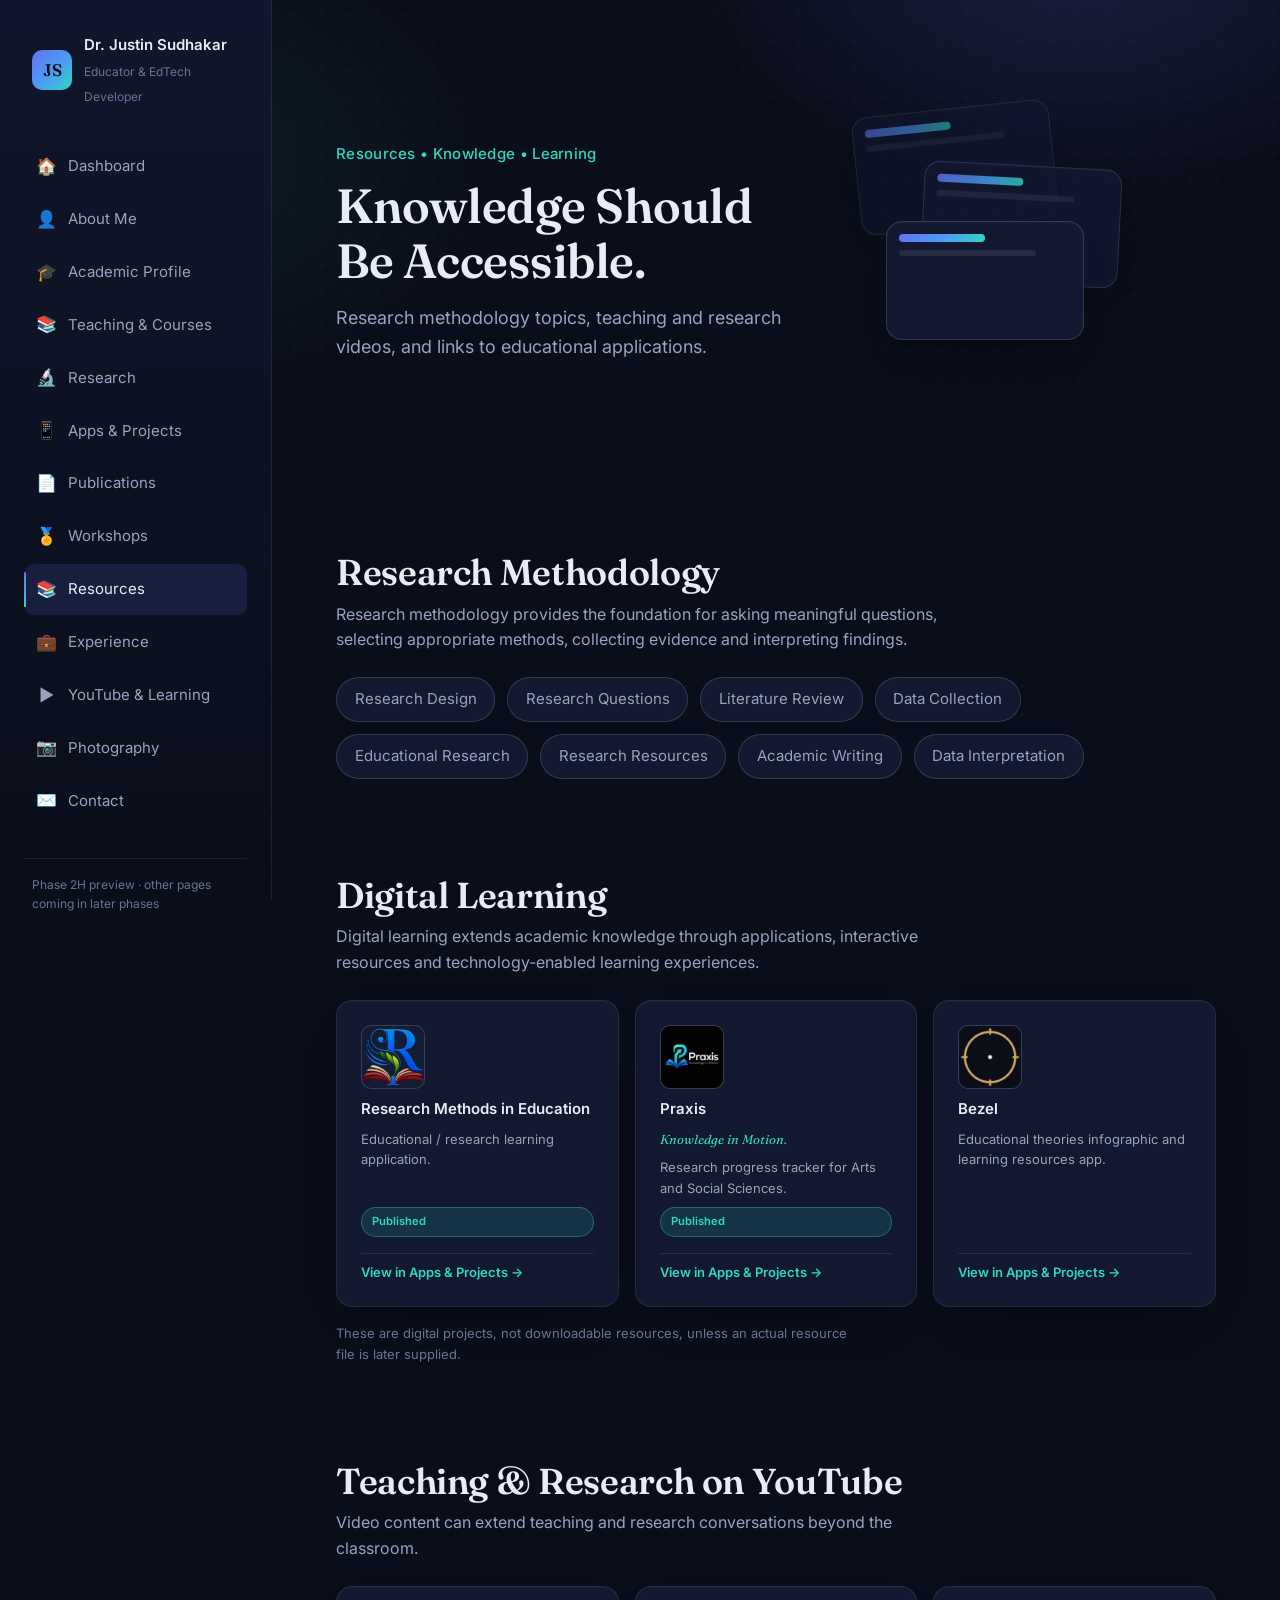
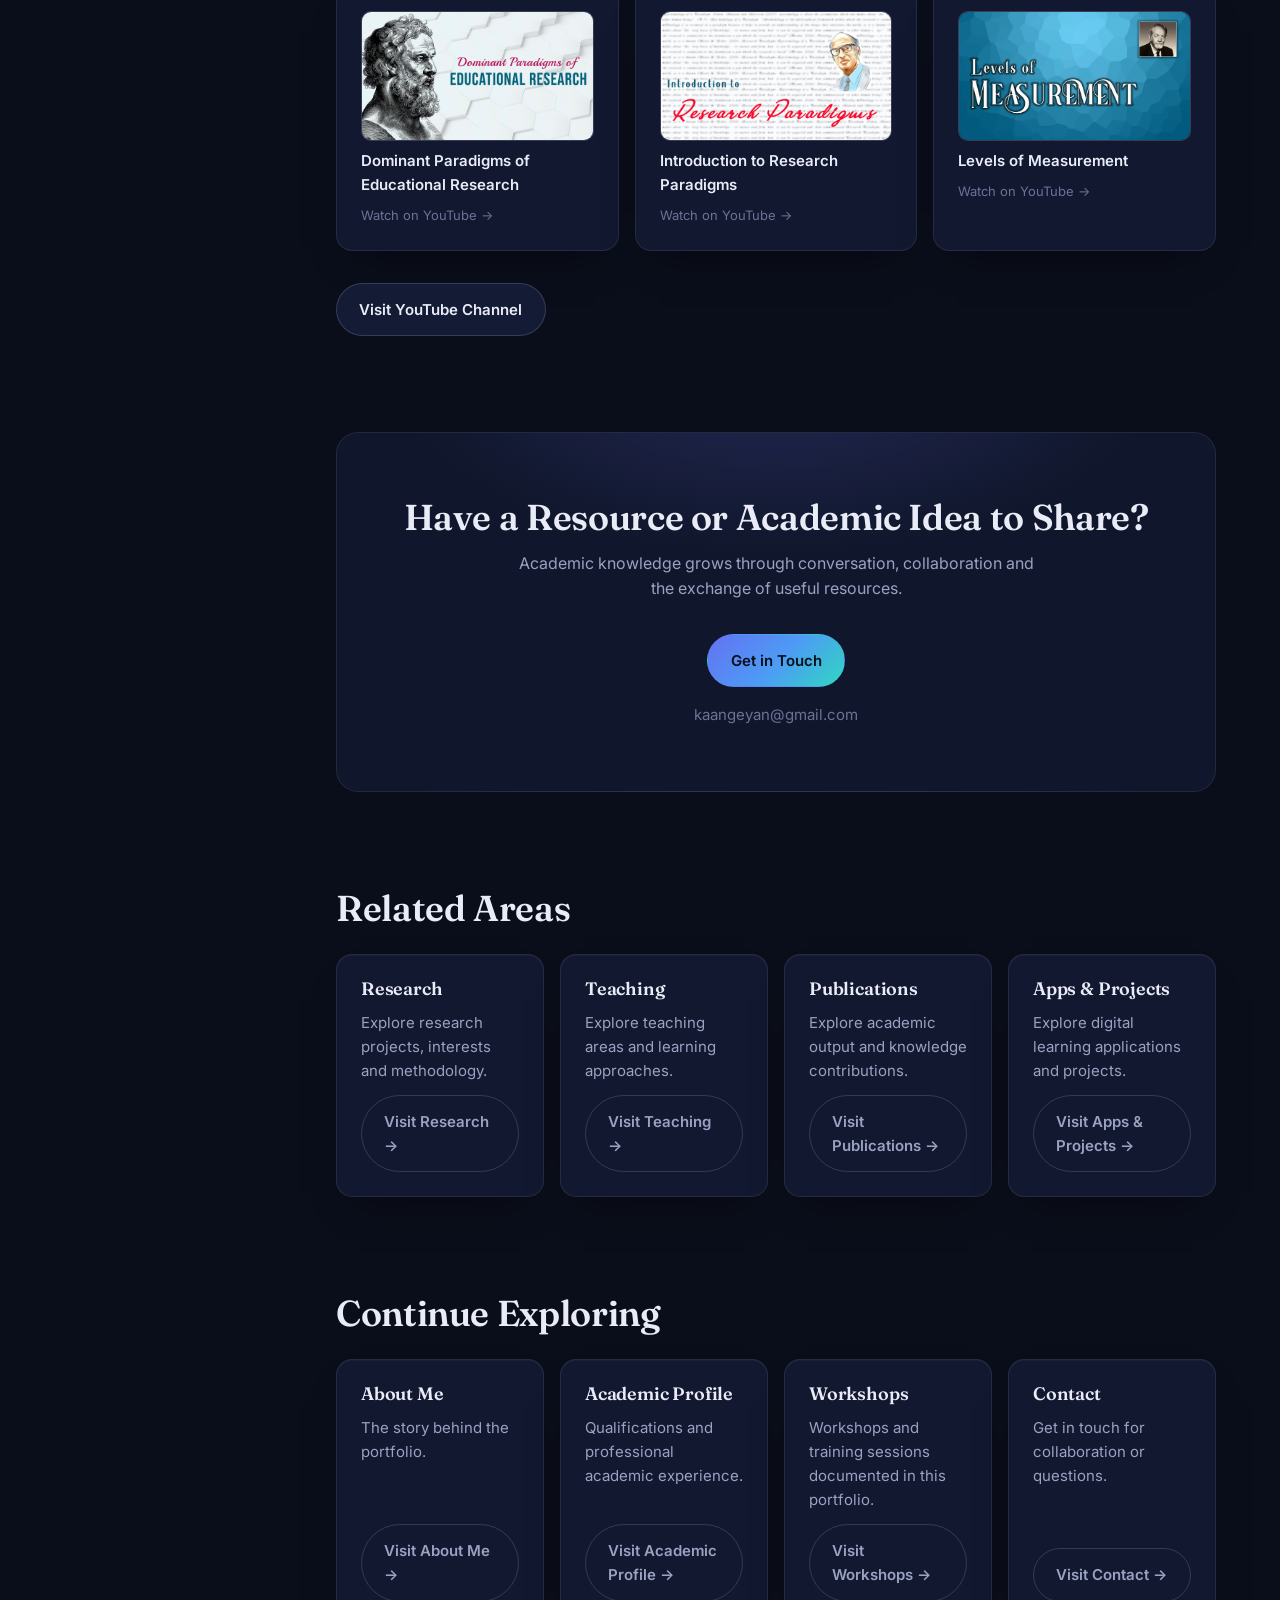
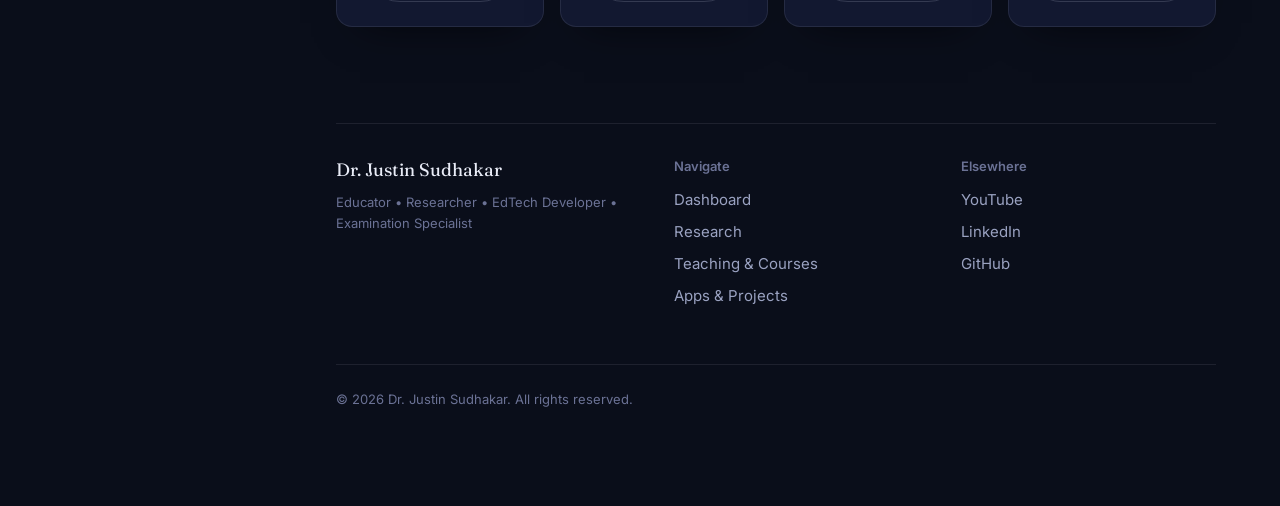
<file: resources.html>
<!DOCTYPE html>
<html lang="en">
<head>
<meta charset="UTF-8" />
<meta name="viewport" content="width=device-width, initial-scale=1.0" />
<title>Resources | Dr. Justin Sudhakar</title>
<meta name="description" content="Research methodology topics, teaching and research videos, and links to educational applications by Dr. Justin Sudhakar." />
<meta property="og:title" content="Resources | Dr. Justin Sudhakar" />
<meta property="og:description" content="Research methodology topics, teaching and research videos, and links to educational applications." />
<meta property="og:type" content="profile" />
<meta property="og:url" content="https://kaangeyan.github.io/justin-portfolio/resources.html" />
<meta property="og:image" content="https://kaangeyan.github.io/justin-portfolio/assets/img/justin-sudhakar-og-1200x630.png" />
<link rel="canonical" href="https://kaangeyan.github.io/justin-portfolio/resources.html" />
<link rel="icon" href="favicon.ico" sizes="any" />
<link rel="icon" type="image/png" sizes="32x32" href="assets/img/favicon-32x32.png" />
<link rel="icon" type="image/png" sizes="16x16" href="assets/img/favicon-16x16.png" />
<link rel="apple-touch-icon" sizes="180x180" href="assets/img/apple-touch-icon.png" />

<link rel="preconnect" href="https://fonts.googleapis.com" />
<link rel="preconnect" href="https://fonts.gstatic.com" crossorigin />
<link href="https://fonts.googleapis.com/css2?family=Fraunces:opsz,wght@9..144,500;9..144,600&family=Inter:wght@400;500;600;700&display=swap" rel="stylesheet" />

<link rel="stylesheet" href="css/styles.css" />
<link rel="stylesheet" href="css/resources.css" />
</head>
<body>
<div class="bg-field" aria-hidden="true"></div>

<div class="shell">

  <!-- ================= Sidebar navigation (desktop) ================= -->
  <aside class="sidebar" aria-label="Primary">
    <a class="brand" href="index.html">
      <span class="brand-mark" aria-hidden="true">JS</span>
      <span class="brand-text">
        <span class="brand-name">Dr. Justin Sudhakar</span>
        <span class="brand-role">Educator &amp; EdTech Developer</span>
      </span>
    </a>

    <nav>
      <ul class="nav-list">
        <li><a class="nav-link" href="index.html"><span class="nav-icon">🏠</span>Dashboard</a></li>
        <li><a class="nav-link" href="about.html"><span class="nav-icon">👤</span>About Me</a></li>
        <li><a class="nav-link" href="academic-profile.html"><span class="nav-icon">🎓</span>Academic Profile</a></li>
        <li><a class="nav-link" href="teaching.html"><span class="nav-icon">📚</span>Teaching &amp; Courses</a></li>
        <li><a class="nav-link" href="research.html"><span class="nav-icon">🔬</span>Research</a></li>
        <li><a class="nav-link" href="projects.html"><span class="nav-icon">📱</span>Apps &amp; Projects</a></li>
        <li><a class="nav-link" href="publications.html"><span class="nav-icon">📄</span>Publications</a></li>
        <li><a class="nav-link" href="certifications.html"><span class="nav-icon">🏅</span>Workshops</a></li>
        <li><a class="nav-link" href="resources.html" aria-current="page"><span class="nav-icon">📚</span>Resources</a></li>
        <li><a class="nav-link" href="experience.html"><span class="nav-icon">💼</span>Experience</a></li>
        <li><a class="nav-link" href="youtube.html"><span class="nav-icon">▶️</span>YouTube &amp; Learning</a></li>
        <li><a class="nav-link" href="photography.html"><span class="nav-icon">📷</span>Photography</a></li>
        <li><a class="nav-link" href="contact.html"><span class="nav-icon">✉️</span>Contact</a></li>
      </ul>
    </nav>

    <div class="sidebar-footer">
      Phase 2H preview · other pages coming in later phases
    </div>
  </aside>

  <!-- ================= Mobile top bar ================= -->
  <header class="topbar">
    <a class="brand" href="index.html" style="padding:0;">
      <span class="brand-mark" aria-hidden="true">JS</span>
      <span class="brand-text">
        <span class="brand-name">Dr. Justin Sudhakar</span>
      </span>
    </a>
    <button class="menu-toggle" id="menuToggle" aria-label="Open menu" aria-expanded="false" aria-controls="mobileNav">
      <span aria-hidden="true">☰</span>
    </button>
  </header>

  <!-- ================= Mobile nav drawer ================= -->
  <div class="mobile-nav" id="mobileNav">
    <div class="mobile-nav-backdrop" id="mobileNavBackdrop"></div>
    <div class="mobile-nav-panel" role="dialog" aria-modal="true" aria-label="Site navigation">
      <div class="mobile-nav-header">
        <span class="brand-text">
          <span class="brand-name">Menu</span>
        </span>
        <button class="menu-toggle" id="menuClose" aria-label="Close menu">
          <span aria-hidden="true">✕</span>
        </button>
      </div>
      <nav>
        <ul class="nav-list">
          <li><a class="nav-link" href="index.html"><span class="nav-icon">🏠</span>Dashboard</a></li>
          <li><a class="nav-link" href="about.html"><span class="nav-icon">👤</span>About Me</a></li>
          <li><a class="nav-link" href="academic-profile.html"><span class="nav-icon">🎓</span>Academic Profile</a></li>
          <li><a class="nav-link" href="teaching.html"><span class="nav-icon">📚</span>Teaching &amp; Courses</a></li>
          <li><a class="nav-link" href="research.html"><span class="nav-icon">🔬</span>Research</a></li>
          <li><a class="nav-link" href="projects.html"><span class="nav-icon">📱</span>Apps &amp; Projects</a></li>
          <li><a class="nav-link" href="publications.html"><span class="nav-icon">📄</span>Publications</a></li>
          <li><a class="nav-link" href="certifications.html"><span class="nav-icon">🏅</span>Workshops</a></li>
          <li><a class="nav-link" href="resources.html" aria-current="page"><span class="nav-icon">📚</span>Resources</a></li>
          <li><a class="nav-link" href="experience.html"><span class="nav-icon">💼</span>Experience</a></li>
          <li><a class="nav-link" href="youtube.html"><span class="nav-icon">▶️</span>YouTube &amp; Learning</a></li>
          <li><a class="nav-link" href="photography.html"><span class="nav-icon">📷</span>Photography</a></li>
          <li><a class="nav-link" href="contact.html"><span class="nav-icon">✉️</span>Contact</a></li>
        </ul>
      </nav>
    </div>
  </div>

  <!-- ================= Main content ================= -->
  <main class="main" id="main">

    <!-- ===== Hero ===== -->
    <section class="page-section res-hero" aria-labelledby="res-hero-title">
      <div>
        <p class="eyebrow">Resources • Knowledge • Learning</p>
        <h1 class="res-hero-title" id="res-hero-title">Knowledge Should Be Accessible.</h1>
        <p class="res-hero-lede">Research methodology topics, teaching and research videos, and links to educational applications.</p>
      </div>
      <div class="res-motif" aria-hidden="true">
        <div class="res-motif-tile is-a"></div>
        <div class="res-motif-tile is-b"></div>
        <div class="res-motif-tile is-c"></div>
      </div>
    </section>

    <!-- ===== Section 3: Research Methodology ===== -->
    <section class="page-section" aria-labelledby="methodology-title">
      <h2 class="section-title" id="methodology-title">Research Methodology</h2>
      <p class="section-lede">Research methodology provides the foundation for asking meaningful questions, selecting appropriate methods, collecting evidence and interpreting findings.</p>

      <div class="topic-chip-grid" style="margin-top:var(--sp-5);">
        <span class="topic-chip">Research Design</span>
        <span class="topic-chip">Research Questions</span>
        <span class="topic-chip">Literature Review</span>
        <span class="topic-chip">Data Collection</span>
        <span class="topic-chip">Educational Research</span>
        <span class="topic-chip">Research Resources</span>
        <span class="topic-chip">Academic Writing</span>
        <span class="topic-chip">Data Interpretation</span>
      </div>
    </section>

    <!-- ===== Section 6: Digital Learning ===== -->
    <section class="page-section" aria-labelledby="digital-res-title">
      <h2 class="section-title" id="digital-res-title">Digital Learning</h2>
      <p class="section-lede">Digital learning extends academic knowledge through applications, interactive resources and technology-enabled learning experiences.</p>

      <div class="digital-link-grid" style="margin-top:var(--sp-5);">
        <div class="card digital-link-card">
          <img class="digital-link-logo" src="assets/img/projects/research-methods-in-education.webp" alt="Research Methods in Education app icon" width="64" height="64" loading="lazy" decoding="async" />
          <div class="digital-link-name">Research Methods in Education</div>
          <p class="digital-link-desc">Educational / research learning application.</p>
          <span class="status-badge is-published">Published</span>
          <a class="digital-link-cta" href="projects.html#research-methods-in-education">View in Apps &amp; Projects →</a>
        </div>
        <div class="card digital-link-card">
          <img class="digital-link-logo" src="assets/img/projects/praxis.webp" alt="Praxis app icon" width="64" height="64" loading="lazy" decoding="async" />
          <div class="digital-link-name">Praxis</div>
          <p class="digital-link-tagline">Knowledge in Motion.</p>
          <p class="digital-link-desc">Research progress tracker for Arts and Social Sciences.</p>
          <span class="status-badge is-published">Published</span>
          <a class="digital-link-cta" href="projects.html#praxis">View in Apps &amp; Projects →</a>
        </div>
        <div class="card digital-link-card">
          <img class="digital-link-logo" src="assets/img/projects/bezel.webp" alt="Bezel app icon" width="64" height="64" loading="lazy" decoding="async" />
          <div class="digital-link-name">Bezel</div>
          <p class="digital-link-desc">Educational theories infographic and learning resources app.</p>
          <a class="digital-link-cta" href="projects.html#bezel">View in Apps &amp; Projects →</a>
        </div>
      </div>
      <p class="digital-link-note">These are digital projects, not downloadable resources, unless an actual resource file is later supplied.</p>
    </section>

    <!-- ===== Section 9: Teaching & Research on YouTube ===== -->
    <section class="page-section" aria-labelledby="yt-res-title">
      <h2 class="section-title" id="yt-res-title">Teaching &amp; Research on YouTube</h2>
      <p class="section-lede">Video content can extend teaching and research conversations beyond the classroom.</p>

      <div class="video-grid" style="margin-top:var(--sp-5);">
        <a class="card video-card" href="https://youtu.be/tGKmu_8lF6A" target="_blank" rel="noopener noreferrer">
          <div class="video-thumb has-image">
            <img src="Images/youtube/Dominant%20Paradigms%20of%20Educational%20Research.png" alt="Thumbnail for the video Dominant Paradigms of Educational Research" loading="lazy" width="1280" height="720" />
          </div>
          <div class="video-title">Dominant Paradigms of Educational Research</div>
          <div class="video-link">Watch on YouTube →</div>
        </a>
        <a class="card video-card" href="https://youtu.be/DbO_F1y7TnM" target="_blank" rel="noopener noreferrer">
          <div class="video-thumb has-image">
            <img src="Images/youtube/Introduction%20to%20Research%20ParadigmsThumbnail.jpg" alt="Thumbnail for the video Introduction to Research Paradigms" loading="lazy" width="1280" height="720" />
          </div>
          <div class="video-title">Introduction to Research Paradigms</div>
          <div class="video-link">Watch on YouTube →</div>
        </a>
        <a class="card video-card" href="https://youtu.be/LT_eiBxMwN0" target="_blank" rel="noopener noreferrer">
          <div class="video-thumb has-image">
            <img src="Images/youtube/Levels%20of%20Measurement.png" alt="Thumbnail for the video Levels of Measurement" loading="lazy" width="1280" height="720" />
          </div>
          <div class="video-title">Levels of Measurement</div>
          <div class="video-link">Watch on YouTube →</div>
        </a>
      </div>
      <a class="btn btn-secondary" style="margin-top:var(--sp-6);" href="https://www.youtube.com/channel/UCAciCJotVFrAyKCNyshcMDw?view_as=subscriber" target="_blank" rel="noopener noreferrer">Visit YouTube Channel</a>
    </section>

    <!-- ===== Section 13: Resource contribution CTA ===== -->
    <section class="page-section" aria-labelledby="contribute-title">
      <div class="cta-panel">
        <h2 class="cta-title" id="contribute-title">Have a Resource or Academic Idea to Share?</h2>
        <p class="cta-copy">Academic knowledge grows through conversation, collaboration and the exchange of useful resources.</p>
        <div class="cta-actions">
          <a class="btn btn-primary" href="contact.html">Get in Touch</a>
        </div>
        <p class="cta-email"><a href="mailto:kaangeyan@gmail.com">kaangeyan@gmail.com</a></p>
      </div>
    </section>

    <!-- ===== Section 14: Related areas ===== -->
    <section class="page-section" aria-labelledby="related-areas-title">
      <h2 class="section-title" id="related-areas-title">Related Areas</h2>
      <div class="related-area-grid" style="margin-top:var(--sp-5);">
        <div class="card related-area-card">
          <h3 class="related-area-title">Research</h3>
          <p class="related-area-desc">Explore research projects, interests and methodology.</p>
          <a class="btn btn-ghost" href="research.html">Visit Research →</a>
        </div>
        <div class="card related-area-card">
          <h3 class="related-area-title">Teaching</h3>
          <p class="related-area-desc">Explore teaching areas and learning approaches.</p>
          <a class="btn btn-ghost" href="teaching.html">Visit Teaching →</a>
        </div>
        <div class="card related-area-card">
          <h3 class="related-area-title">Publications</h3>
          <p class="related-area-desc">Explore academic output and knowledge contributions.</p>
          <a class="btn btn-ghost" href="publications.html">Visit Publications →</a>
        </div>
        <div class="card related-area-card">
          <h3 class="related-area-title">Apps &amp; Projects</h3>
          <p class="related-area-desc">Explore digital learning applications and projects.</p>
          <a class="btn btn-ghost" href="projects.html">Visit Apps &amp; Projects →</a>
        </div>
      </div>
    </section>

    <!-- ===== Section 15: Continue exploring ===== -->
    <section class="page-section" aria-labelledby="continue-title">
      <h2 class="section-title" id="continue-title">Continue Exploring</h2>
      <div class="related-area-grid" style="margin-top:var(--sp-5);">
        <div class="card related-area-card">
          <h3 class="related-area-title">About Me</h3>
          <p class="related-area-desc">The story behind the portfolio.</p>
          <a class="btn btn-ghost" href="about.html">Visit About Me →</a>
        </div>
        <div class="card related-area-card">
          <h3 class="related-area-title">Academic Profile</h3>
          <p class="related-area-desc">Qualifications and professional academic experience.</p>
          <a class="btn btn-ghost" href="academic-profile.html">Visit Academic Profile →</a>
        </div>
        <div class="card related-area-card">
          <h3 class="related-area-title">Workshops</h3>
          <p class="related-area-desc">Workshops and training sessions documented in this portfolio.</p>
          <a class="btn btn-ghost" href="certifications.html">Visit Workshops →</a>
        </div>
        <div class="card related-area-card">
          <h3 class="related-area-title">Contact</h3>
          <p class="related-area-desc">Get in touch for collaboration or questions.</p>
          <a class="btn btn-ghost" href="contact.html">Visit Contact →</a>
        </div>
      </div>
    </section>

    <!-- ===== Footer ===== -->
    <footer class="page-section site-footer">
      <div class="footer-brand">
        <div class="brand-name">Dr. Justin Sudhakar</div>
        <p class="brand-role">Educator • Researcher • EdTech Developer • Examination Specialist</p>
      </div>
      <div>
        <div class="footer-col-title">Navigate</div>
        <nav class="footer-links">
          <a href="index.html">Dashboard</a>
          <a href="research.html">Research</a>
          <a href="teaching.html">Teaching &amp; Courses</a>
          <a href="projects.html">Apps &amp; Projects</a>
        </nav>
      </div>
      <div>
        <div class="footer-col-title">Elsewhere</div>
        <nav class="footer-links">
          <a href="https://www.youtube.com/channel/UCAciCJotVFrAyKCNyshcMDw?view_as=subscriber" target="_blank" rel="noopener noreferrer">YouTube</a>
          <a href="https://www.linkedin.com/in/justinkaangeyan" target="_blank" rel="noopener noreferrer">LinkedIn</a>
          <a href="https://github.com/kaangeyan" target="_blank" rel="noopener noreferrer">GitHub</a>
        </nav>
      </div>
      <div class="footer-bottom">
        <span>© 2026 Dr. Justin Sudhakar. All rights reserved.</span>
      </div>
    </footer>

  </main>
</div>

<script src="js/main.js"></script>
</body>
</html>
</file>
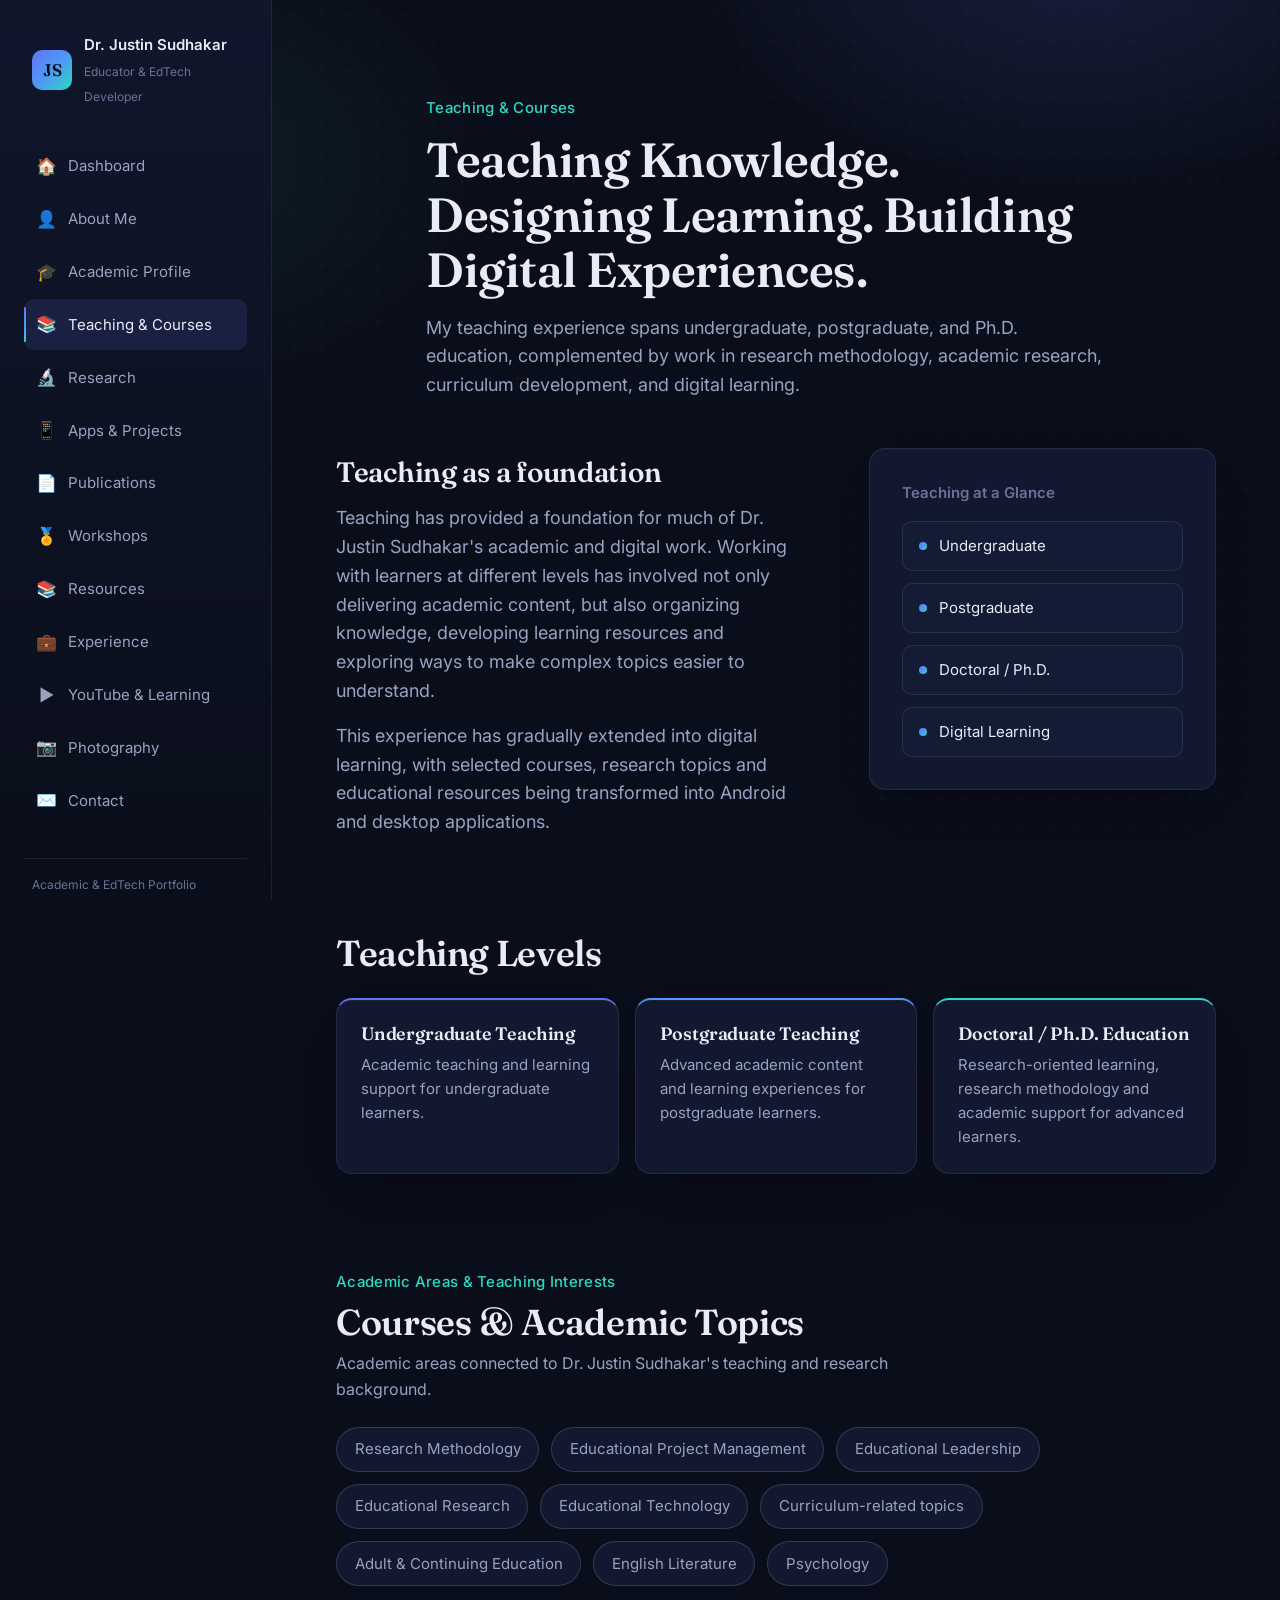
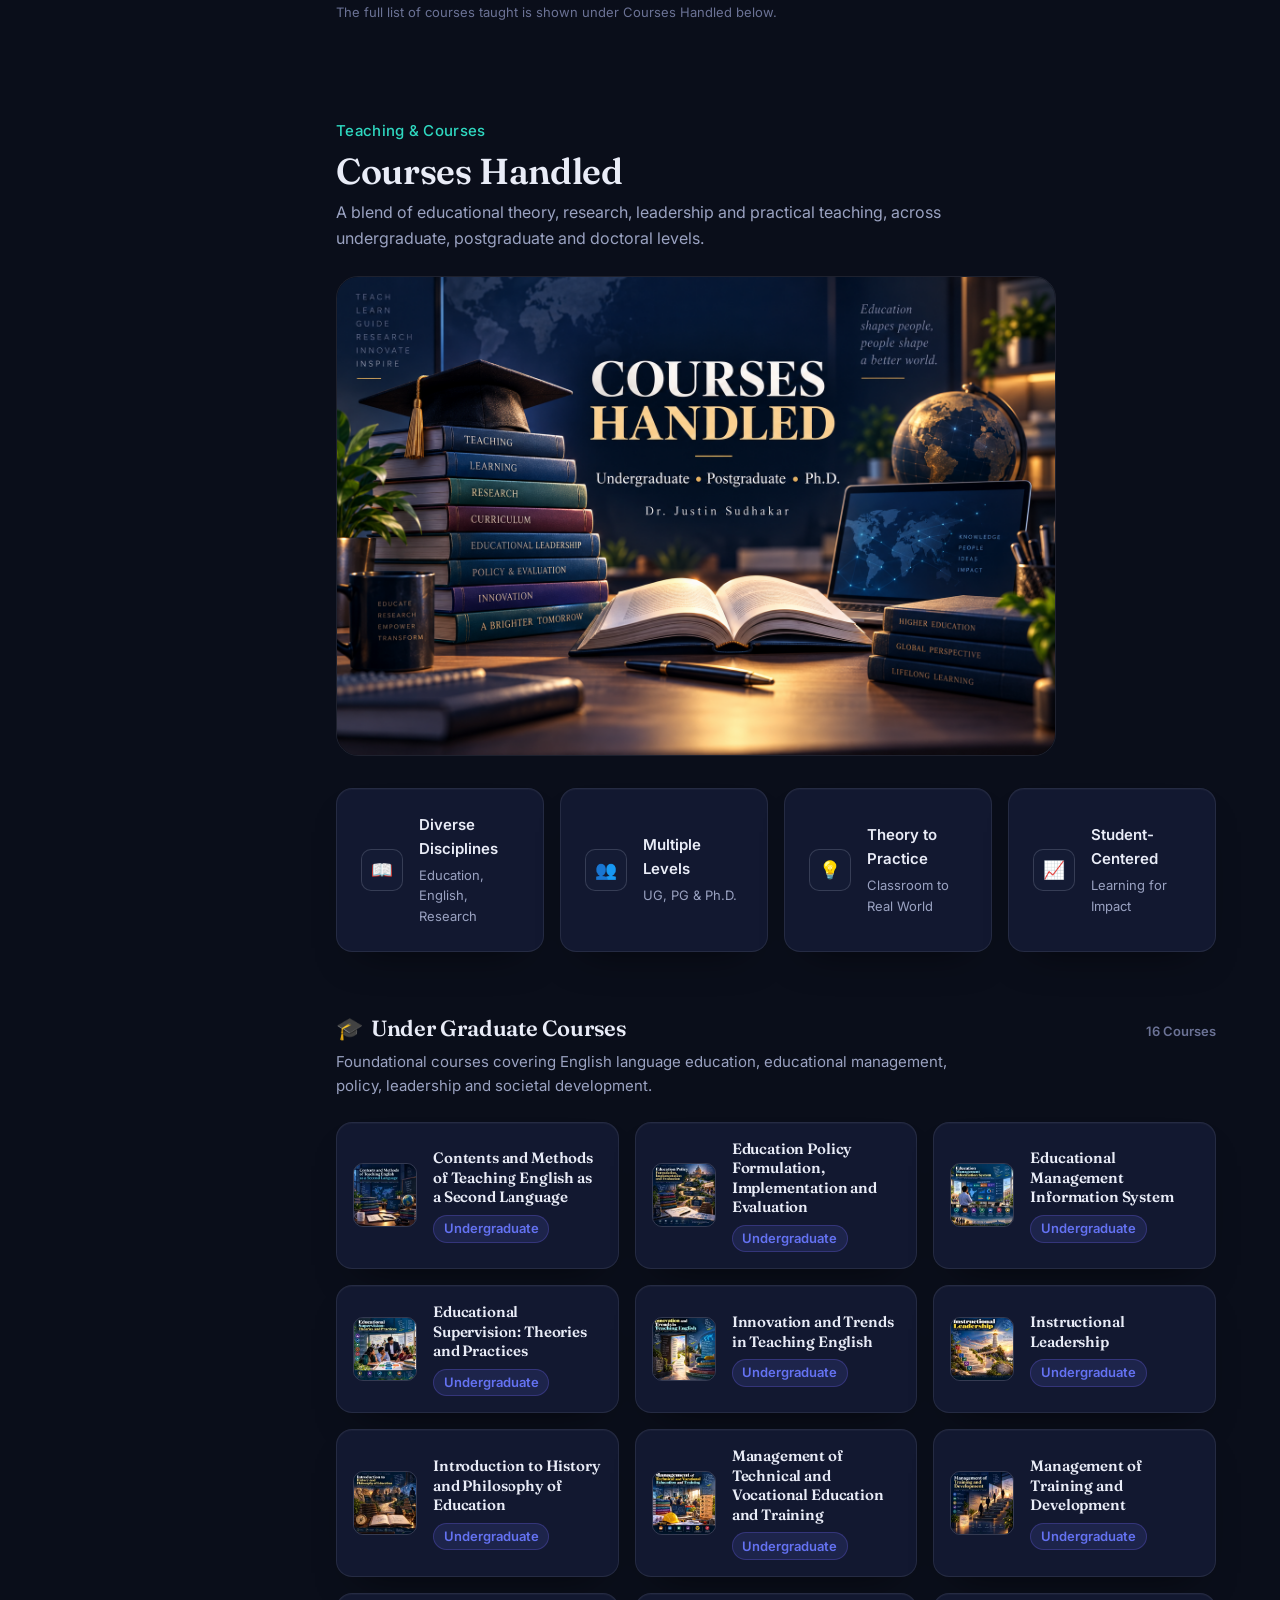
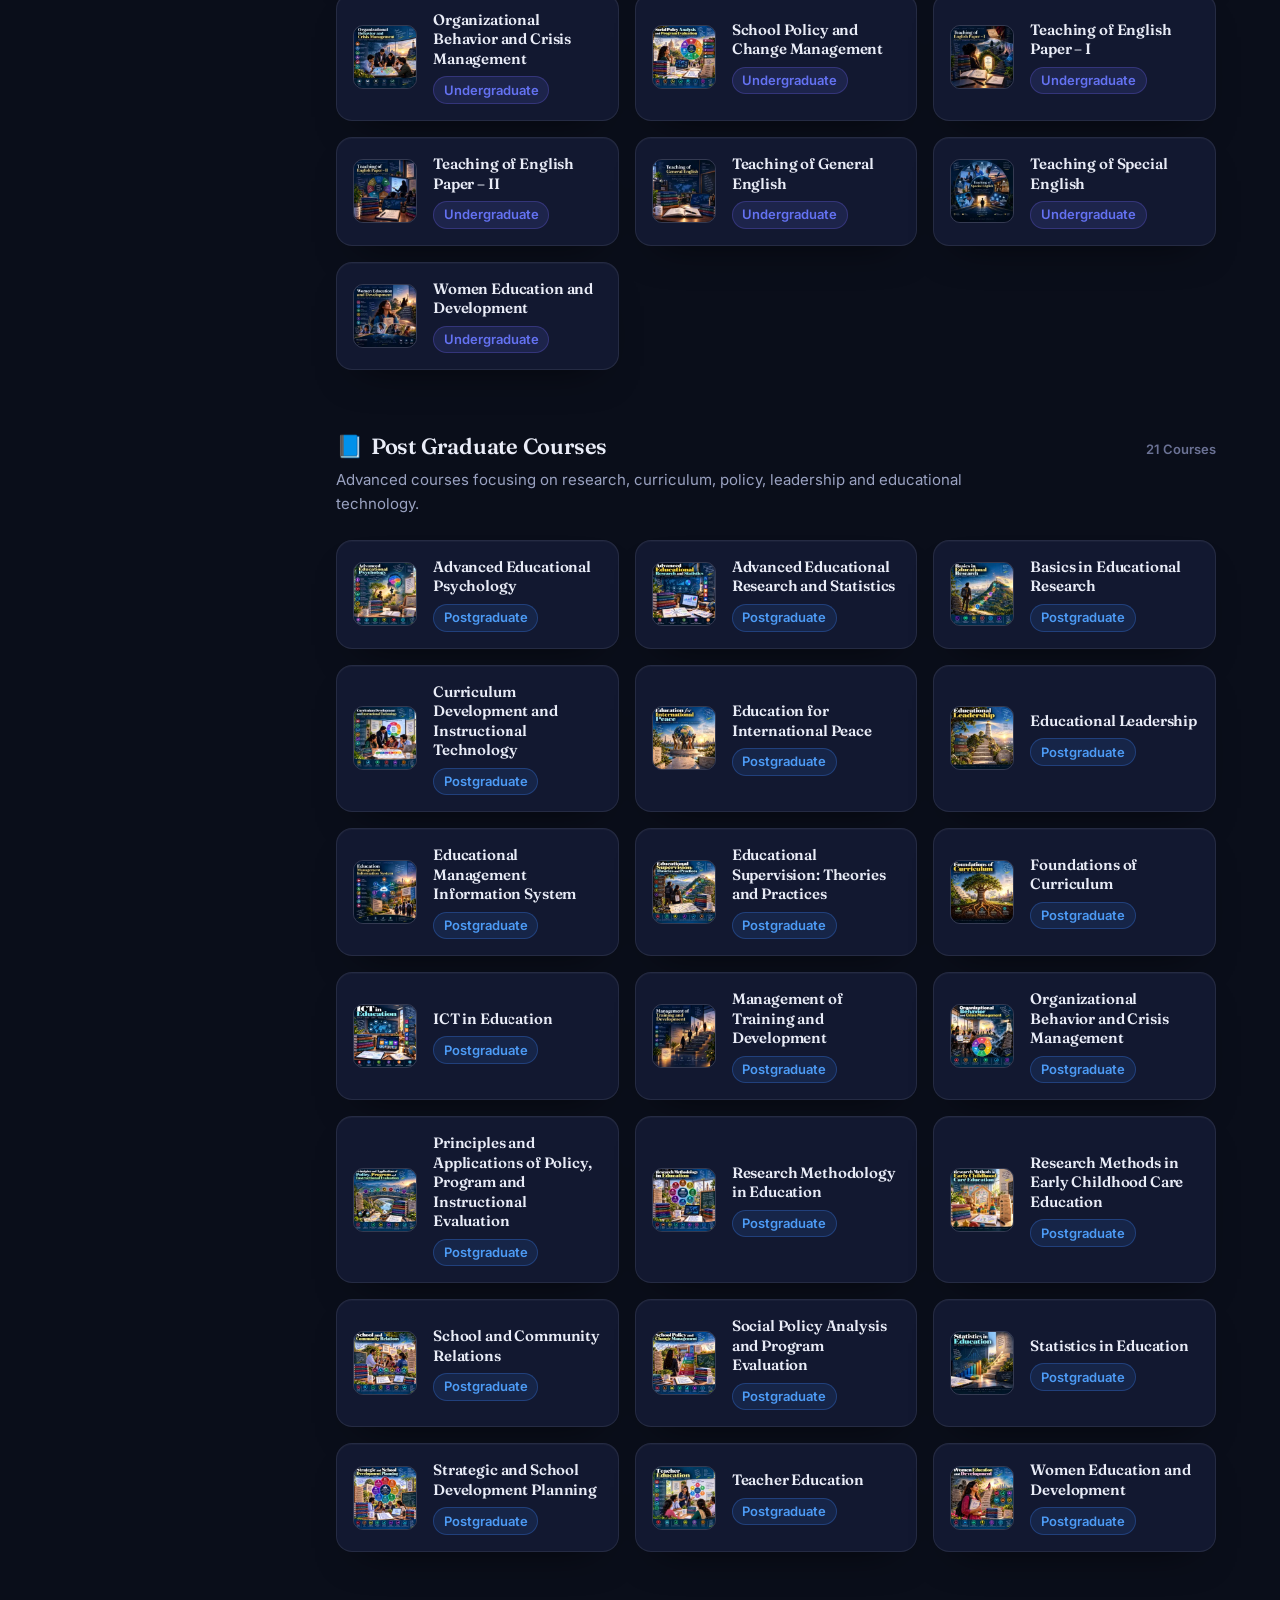
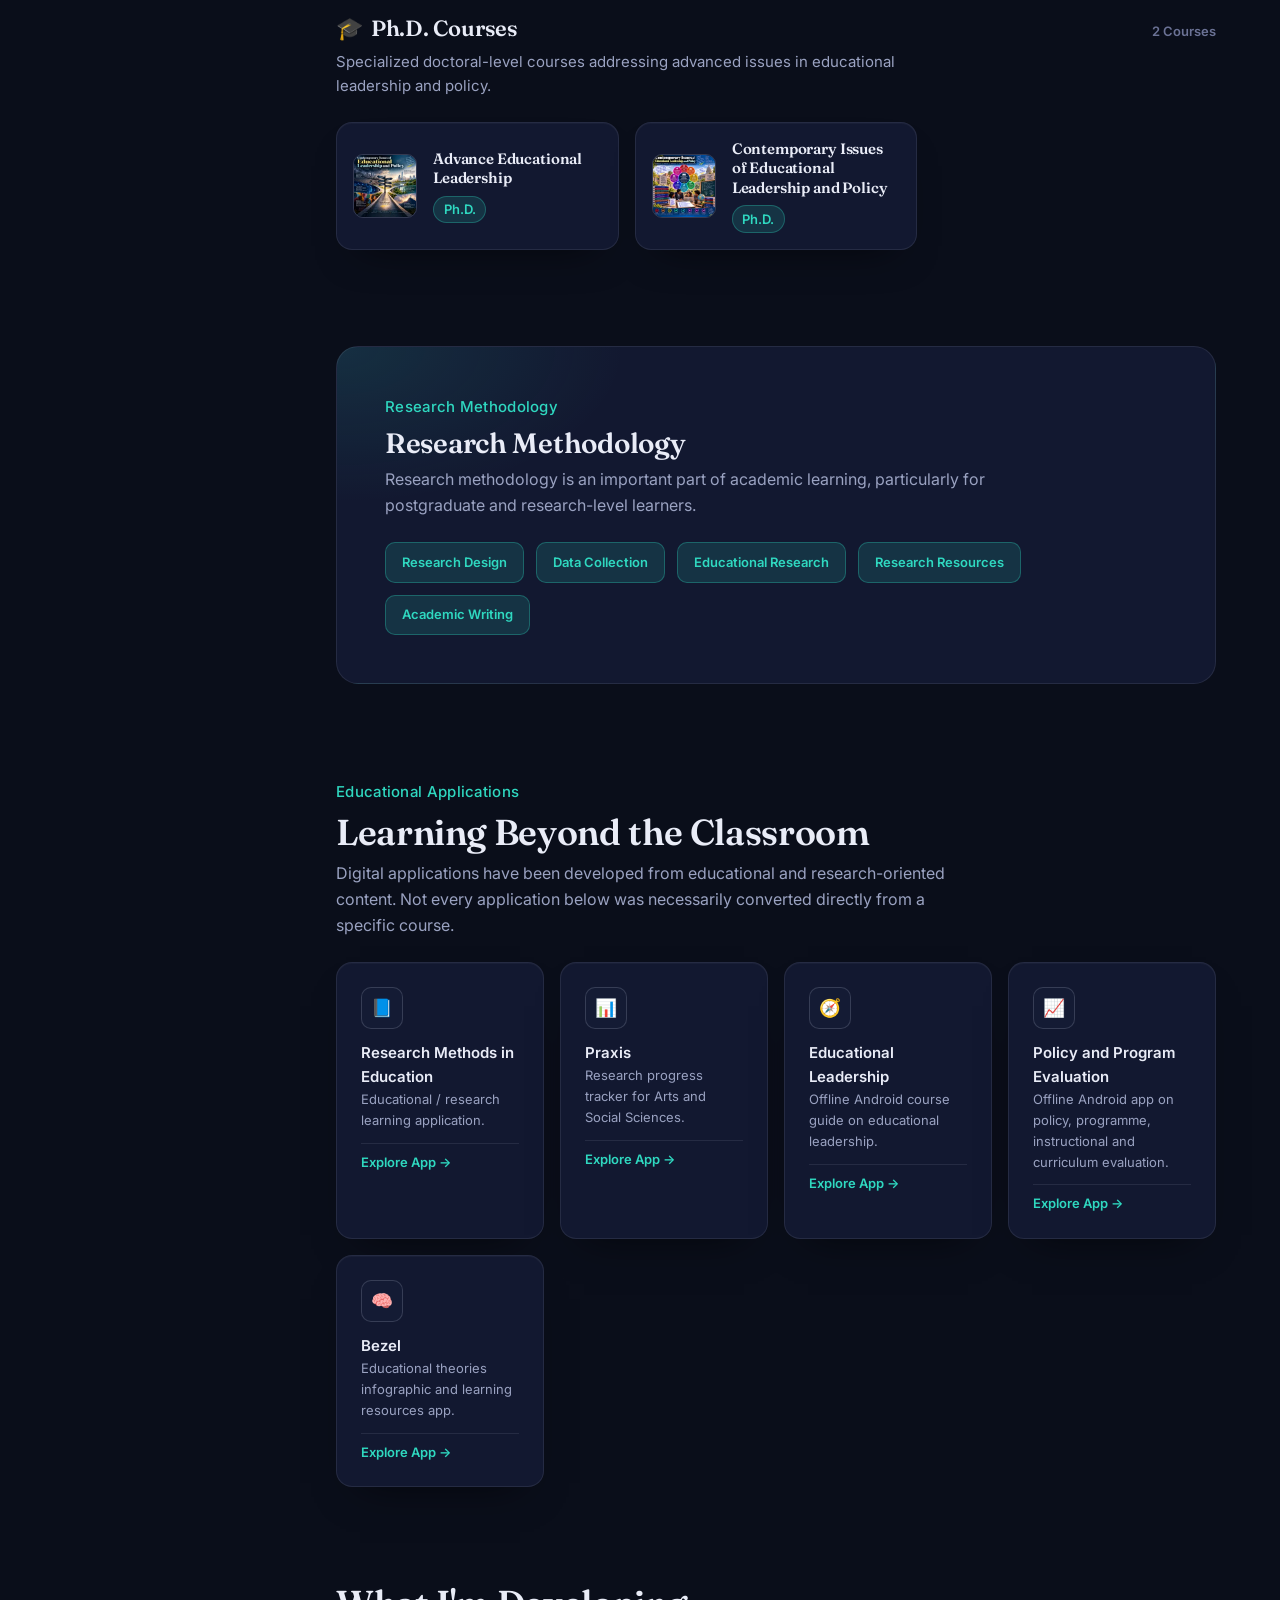
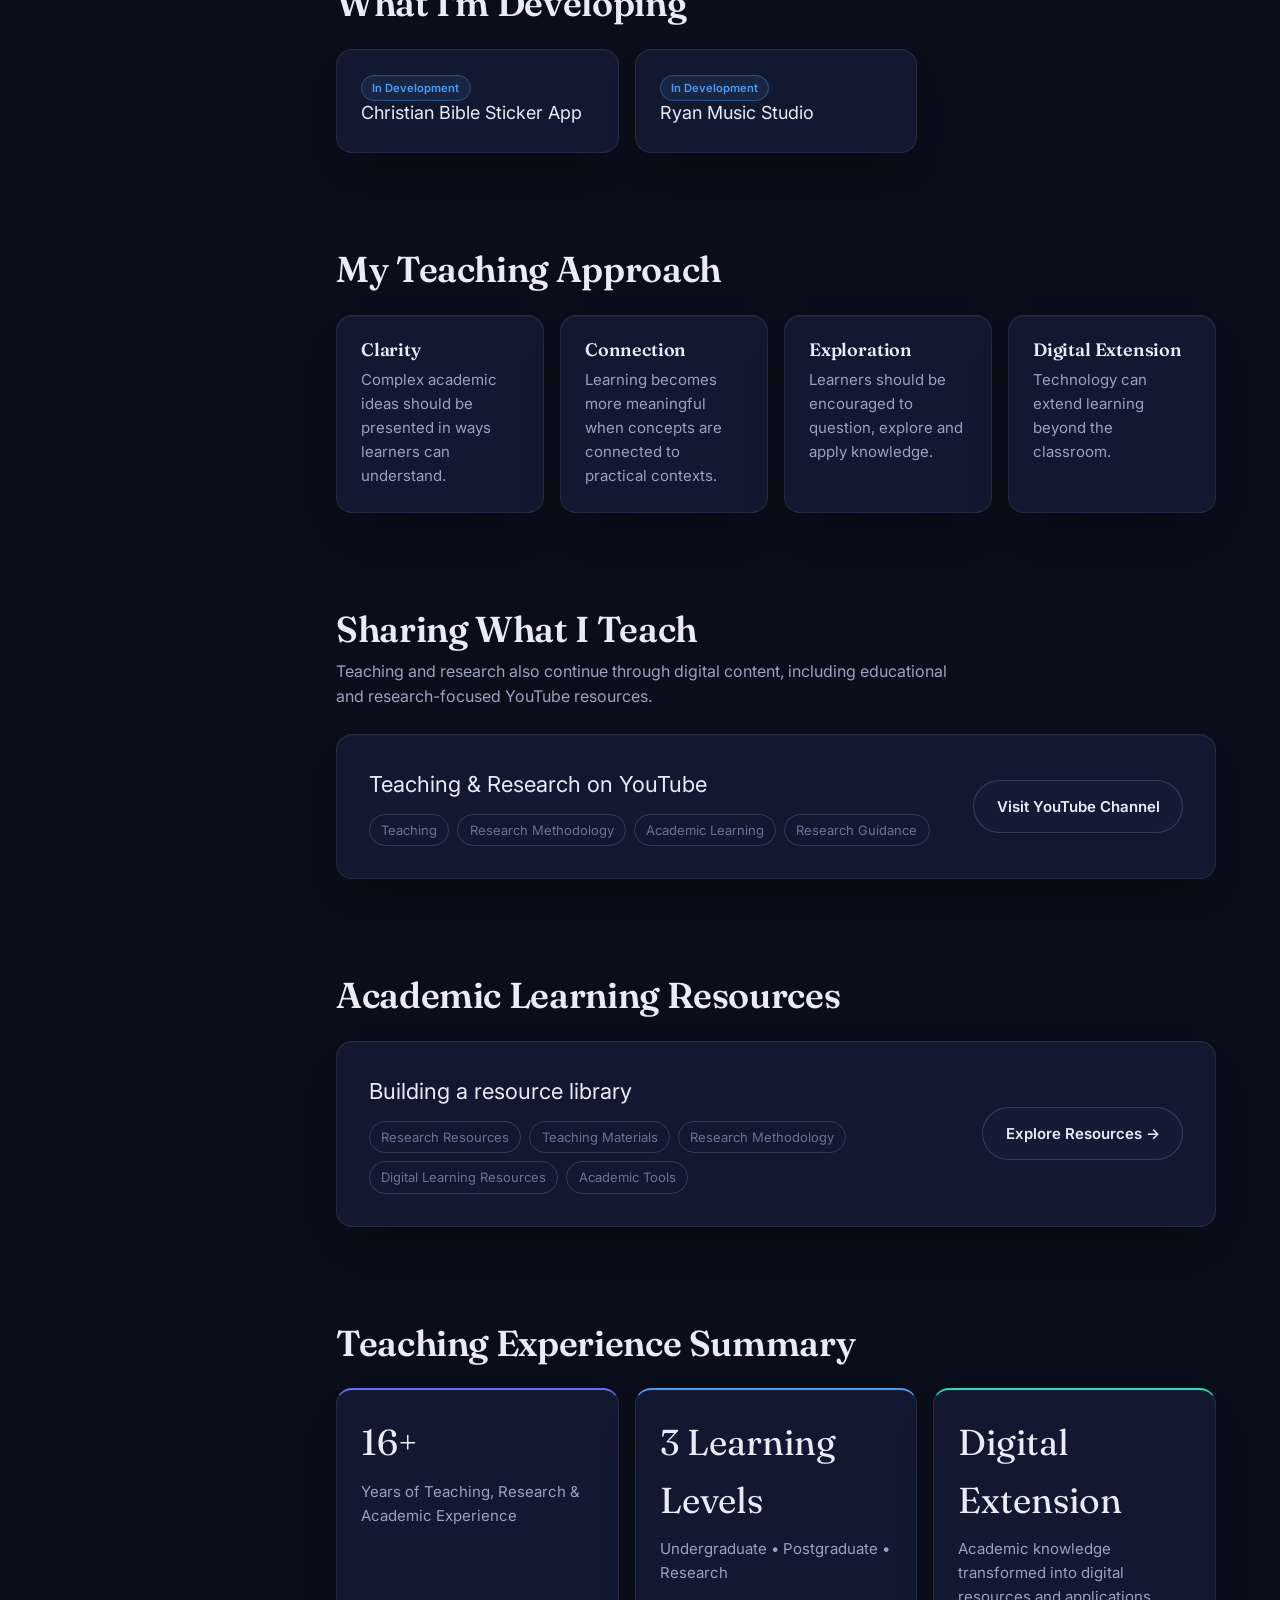
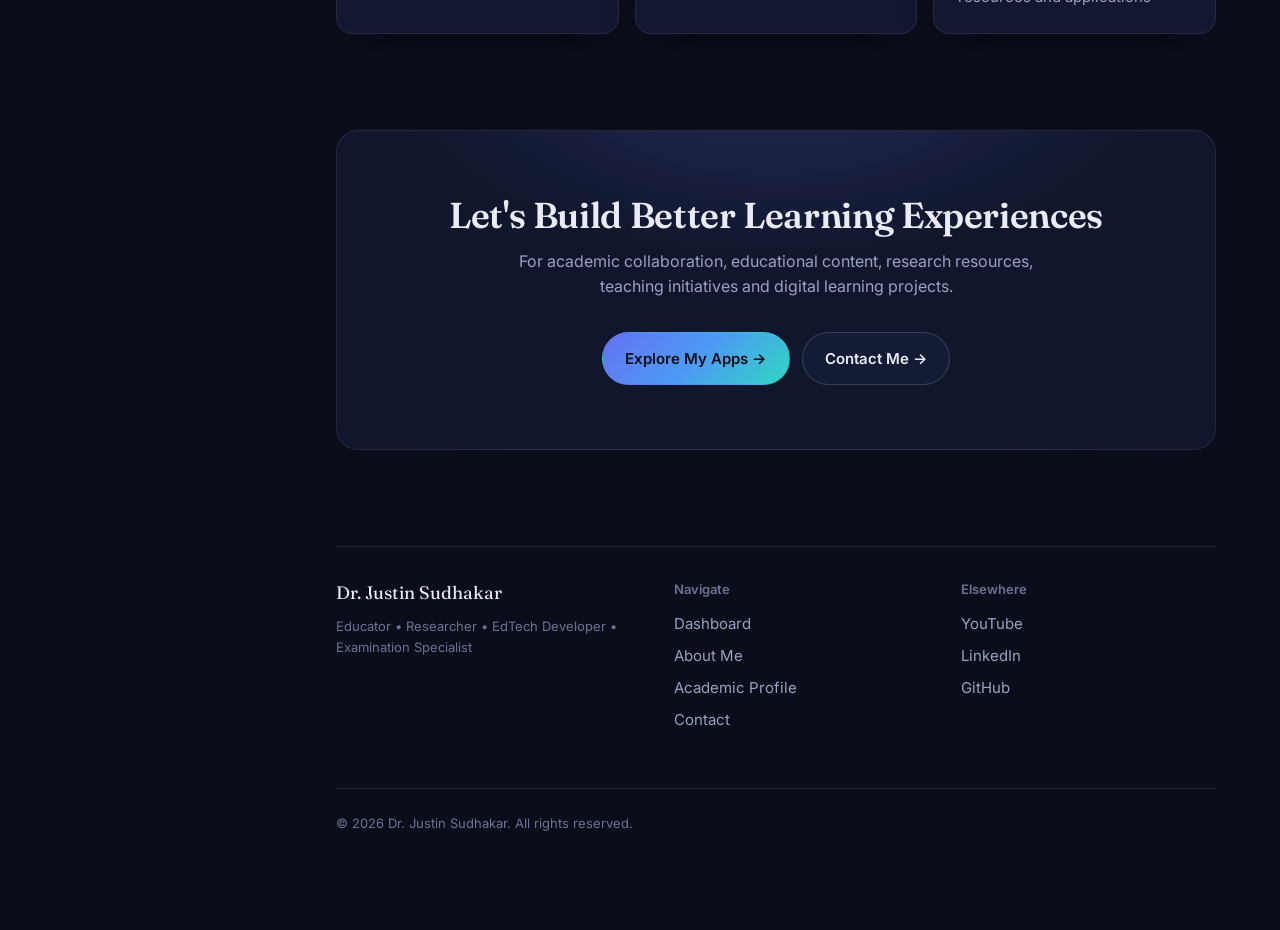
<file: teaching.html>
<!DOCTYPE html>
<html lang="en">
<head>
<meta charset="UTF-8" />
<meta name="viewport" content="width=device-width, initial-scale=1.0" />
<title>Teaching &amp; Courses | Dr. Justin Sudhakar</title>
<meta name="description" content="Teaching, academic content and the digital learning pathway of Dr. Justin Sudhakar — spanning undergraduate, postgraduate and Ph.D. education, alongside research methodology and digital learning." />
<meta property="og:title" content="Teaching & Courses | Dr. Justin Sudhakar" />
<meta property="og:description" content="Dr. Justin Sudhakar's teaching experience spans undergraduate, postgraduate and Ph.D. education, complemented by research methodology, academic research, curriculum development and digital learning." />
<meta property="og:type" content="profile" />
<meta property="og:url" content="https://kaangeyan.github.io/justin-portfolio/teaching.html" />
<meta property="og:image" content="https://kaangeyan.github.io/justin-portfolio/assets/img/justin-sudhakar-og-1200x630.png" />
<link rel="canonical" href="https://kaangeyan.github.io/justin-portfolio/teaching.html" />
<link rel="icon" href="favicon.ico" sizes="any" />
<link rel="icon" type="image/png" sizes="32x32" href="assets/img/favicon-32x32.png" />
<link rel="icon" type="image/png" sizes="16x16" href="assets/img/favicon-16x16.png" />
<link rel="apple-touch-icon" sizes="180x180" href="assets/img/apple-touch-icon.png" />

<link rel="preconnect" href="https://fonts.googleapis.com" />
<link rel="preconnect" href="https://fonts.gstatic.com" crossorigin />
<link href="https://fonts.googleapis.com/css2?family=Fraunces:opsz,wght@9..144,500;9..144,600&family=Inter:wght@400;500;600;700&display=swap" rel="stylesheet" />

<link rel="stylesheet" href="css/styles.css" />
<link rel="stylesheet" href="css/teaching.css" />
</head>
<body>
<div class="bg-field" aria-hidden="true"></div>

<div class="shell">

  <!-- ================= Sidebar navigation (desktop) ================= -->
  <aside class="sidebar" aria-label="Primary">
    <a class="brand" href="index.html">
      <span class="brand-mark" aria-hidden="true">JS</span>
      <span class="brand-text">
        <span class="brand-name">Dr. Justin Sudhakar</span>
        <span class="brand-role">Educator &amp; EdTech Developer</span>
      </span>
    </a>

    <nav>
      <ul class="nav-list">
        <li><a class="nav-link" href="index.html"><span class="nav-icon">🏠</span>Dashboard</a></li>
        <li><a class="nav-link" href="about.html"><span class="nav-icon">👤</span>About Me</a></li>
        <li><a class="nav-link" href="academic-profile.html"><span class="nav-icon">🎓</span>Academic Profile</a></li>
        <li><a class="nav-link" href="teaching.html" aria-current="page"><span class="nav-icon">📚</span>Teaching &amp; Courses</a></li>
        <li><a class="nav-link" href="research.html"><span class="nav-icon">🔬</span>Research</a></li>
        <li><a class="nav-link" href="projects.html"><span class="nav-icon">📱</span>Apps &amp; Projects</a></li>
        <li><a class="nav-link" href="publications.html"><span class="nav-icon">📄</span>Publications</a></li>
        <li><a class="nav-link" href="certifications.html"><span class="nav-icon">🏅</span>Workshops</a></li>
        <li><a class="nav-link" href="resources.html"><span class="nav-icon">📚</span>Resources</a></li>
        <li><a class="nav-link" href="experience.html"><span class="nav-icon">💼</span>Experience</a></li>
        <li><a class="nav-link" href="youtube.html"><span class="nav-icon">▶️</span>YouTube &amp; Learning</a></li>
        <li><a class="nav-link" href="photography.html"><span class="nav-icon">📷</span>Photography</a></li>
        <li><a class="nav-link" href="contact.html"><span class="nav-icon">✉️</span>Contact</a></li>
      </ul>
    </nav>

    <div class="sidebar-footer">
      Academic & EdTech Portfolio
    </div>
  </aside>

  <!-- ================= Mobile top bar ================= -->
  <header class="topbar">
    <a class="brand" href="index.html" style="padding:0;">
      <span class="brand-mark" aria-hidden="true">JS</span>
      <span class="brand-text">
        <span class="brand-name">Dr. Justin Sudhakar</span>
      </span>
    </a>
    <button class="menu-toggle" id="menuToggle" aria-label="Open menu" aria-expanded="false" aria-controls="mobileNav">
      <span aria-hidden="true">☰</span>
    </button>
  </header>

  <!-- ================= Mobile nav drawer ================= -->
  <div class="mobile-nav" id="mobileNav">
    <div class="mobile-nav-backdrop" id="mobileNavBackdrop"></div>
    <div class="mobile-nav-panel" role="dialog" aria-modal="true" aria-label="Site navigation">
      <div class="mobile-nav-header">
        <span class="brand-text">
          <span class="brand-name">Menu</span>
        </span>
        <button class="menu-toggle" id="menuClose" aria-label="Close menu">
          <span aria-hidden="true">✕</span>
        </button>
      </div>
      <nav>
        <ul class="nav-list">
          <li><a class="nav-link" href="index.html"><span class="nav-icon">🏠</span>Dashboard</a></li>
          <li><a class="nav-link" href="about.html"><span class="nav-icon">👤</span>About Me</a></li>
          <li><a class="nav-link" href="academic-profile.html"><span class="nav-icon">🎓</span>Academic Profile</a></li>
          <li><a class="nav-link" href="teaching.html" aria-current="page"><span class="nav-icon">📚</span>Teaching &amp; Courses</a></li>
          <li><a class="nav-link" href="research.html"><span class="nav-icon">🔬</span>Research</a></li>
          <li><a class="nav-link" href="projects.html"><span class="nav-icon">📱</span>Apps &amp; Projects</a></li>
          <li><a class="nav-link" href="publications.html"><span class="nav-icon">📄</span>Publications</a></li>
          <li><a class="nav-link" href="certifications.html"><span class="nav-icon">🏅</span>Workshops</a></li>
          <li><a class="nav-link" href="resources.html"><span class="nav-icon">📚</span>Resources</a></li>
          <li><a class="nav-link" href="experience.html"><span class="nav-icon">💼</span>Experience</a></li>
          <li><a class="nav-link" href="youtube.html"><span class="nav-icon">▶️</span>YouTube &amp; Learning</a></li>
          <li><a class="nav-link" href="photography.html"><span class="nav-icon">📷</span>Photography</a></li>
          <li><a class="nav-link" href="contact.html"><span class="nav-icon">✉️</span>Contact</a></li>
        </ul>
      </nav>
    </div>
  </div>

  <!-- ================= Main content ================= -->
  <main class="main" id="main">

    <!-- ===== Page header ===== -->
    <header class="page-section teach-header">
      <p class="eyebrow">Teaching &amp; Courses</p>
      <h1 class="teach-title">Teaching Knowledge. Designing Learning. Building Digital Experiences.</h1>
      <p class="teach-lede">My teaching experience spans undergraduate, postgraduate, and Ph.D. education, complemented by work in research methodology, academic research, curriculum development, and digital learning.</p>
    </header>

    <!-- ===== Intro / Teaching at a Glance ===== -->
    <section class="page-section" aria-labelledby="intro-title">
      <div class="teach-intro-grid">
        <div class="teach-narrative">
          <h2 id="intro-title" class="section-title" style="font-size:var(--fs-xl); margin-bottom:var(--sp-4);">Teaching as a foundation</h2>
          <p>Teaching has provided a foundation for much of Dr. Justin Sudhakar's academic and digital work. Working with learners at different levels has involved not only delivering academic content, but also organizing knowledge, developing learning resources and exploring ways to make complex topics easier to understand.</p>
          <p>This experience has gradually extended into digital learning, with selected courses, research topics and educational resources being transformed into Android and desktop applications.</p>
        </div>
        <div class="card glance-panel">
          <div class="glance-title">Teaching at a Glance</div>
          <div class="glance-list">
            <div class="glance-item"><span class="glance-dot" aria-hidden="true"></span>Undergraduate</div>
            <div class="glance-item"><span class="glance-dot" aria-hidden="true"></span>Postgraduate</div>
            <div class="glance-item"><span class="glance-dot" aria-hidden="true"></span>Doctoral / Ph.D.</div>
            <div class="glance-item"><span class="glance-dot" aria-hidden="true"></span>Digital Learning</div>
          </div>
        </div>
      </div>
    </section>

    <!-- ===== Teaching levels ===== -->
    <section class="page-section" aria-labelledby="levels-title">
      <h2 class="section-title" id="levels-title">Teaching Levels</h2>
      <div class="teach-level-grid" style="margin-top:var(--sp-5);">
        <div class="card teach-level-card">
          <h3 class="teach-level-title">Undergraduate Teaching</h3>
          <p class="teach-level-desc">Academic teaching and learning support for undergraduate learners.</p>
        </div>
        <div class="card teach-level-card">
          <h3 class="teach-level-title">Postgraduate Teaching</h3>
          <p class="teach-level-desc">Advanced academic content and learning experiences for postgraduate learners.</p>
        </div>
        <div class="card teach-level-card">
          <h3 class="teach-level-title">Doctoral / Ph.D. Education</h3>
          <p class="teach-level-desc">Research-oriented learning, research methodology and academic support for advanced learners.</p>
        </div>
      </div>
    </section>

    <!-- ===== Courses & Academic Topics ===== -->
    <section class="page-section" aria-labelledby="subjects-title">
      <p class="eyebrow">Academic Areas &amp; Teaching Interests</p>
      <h2 class="section-title" id="subjects-title" style="margin-top:var(--sp-2);">Courses &amp; Academic Topics</h2>
      <p class="section-lede">Academic areas connected to Dr. Justin Sudhakar's teaching and research background.</p>

      <div class="subject-grid" style="margin-top:var(--sp-5);">
        <span class="subject-chip">Research Methodology</span>
        <span class="subject-chip">Educational Project Management</span>
        <span class="subject-chip">Educational Leadership</span>
        <span class="subject-chip">Educational Research</span>
        <span class="subject-chip">Educational Technology</span>
        <span class="subject-chip">Curriculum-related topics</span>
        <span class="subject-chip">Adult &amp; Continuing Education</span>
        <span class="subject-chip">English Literature</span>
        <span class="subject-chip">Psychology</span>
      </div>
      <p class="subject-note">The full list of courses taught is shown under Courses Handled below.</p>
    </section>

    <!-- ===== Courses Handled ===== -->
    <section class="page-section" aria-labelledby="courses-handled-title">
      <p class="eyebrow">Teaching &amp; Courses</p>
      <h2 class="section-title" id="courses-handled-title" style="margin-top:var(--sp-2);">Courses Handled</h2>
      <p class="section-lede">A blend of educational theory, research, leadership and practical teaching, across undergraduate, postgraduate and doctoral levels.</p>

      <div class="courses-handled-hero" style="margin-top:var(--sp-5);">
        <img src="assets/img/courses-handled-hero.png" alt="Courses taught across undergraduate, postgraduate and doctoral-level education" loading="lazy" width="1200" height="800" />
      </div>

      <div class="course-summary-grid" style="margin-top:var(--sp-6);">
        <div class="card course-summary-card">
          <span class="course-summary-icon" aria-hidden="true">📖</span>
          <div>
            <div class="course-summary-title">Diverse Disciplines</div>
            <div class="course-summary-desc">Education, English, Research</div>
          </div>
        </div>
        <div class="card course-summary-card">
          <span class="course-summary-icon" aria-hidden="true">👥</span>
          <div>
            <div class="course-summary-title">Multiple Levels</div>
            <div class="course-summary-desc">UG, PG &amp; Ph.D.</div>
          </div>
        </div>
        <div class="card course-summary-card">
          <span class="course-summary-icon" aria-hidden="true">💡</span>
          <div>
            <div class="course-summary-title">Theory to Practice</div>
            <div class="course-summary-desc">Classroom to Real World</div>
          </div>
        </div>
        <div class="card course-summary-card">
          <span class="course-summary-icon" aria-hidden="true">📈</span>
          <div>
            <div class="course-summary-title">Student-Centered</div>
            <div class="course-summary-desc">Learning for Impact</div>
          </div>
        </div>
      </div>

      <div class="course-group" style="margin-top:var(--sp-8);">
        <div class="course-group-header">
          <h3 class="course-group-title"><span aria-hidden="true">🎓</span> Under Graduate Courses</h3>
          <span class="course-group-count">16 Courses</span>
        </div>
        <p class="course-group-desc">Foundational courses covering English language education, educational management, policy, leadership and societal development.</p>
        <div class="course-grid" style="margin-top:var(--sp-5);">
          <div class="card course-card">
            <div class="course-card-image">
              <img src="assets/img/thumbs/UG/Contents%20and%20Methods%20of%20Teaching%20English%20as%20a%20Second%20Language.webp" alt="Contents and Methods of Teaching English as a Second Language" loading="lazy" width="192" height="192" />
            </div>
            <div class="course-card-body">
              <h4 class="course-card-title">Contents and Methods of Teaching English as a Second Language</h4>
              <span class="course-level-badge is-ug">Undergraduate</span>
            </div>
          </div>
          <div class="card course-card">
            <div class="course-card-image">
              <img src="assets/img/thumbs/UG/Education%20Policy%20Formulation,%20Implementation%20and%20Evaluation.webp" alt="Education Policy Formulation, Implementation and Evaluation" loading="lazy" width="192" height="192" />
            </div>
            <div class="course-card-body">
              <h4 class="course-card-title">Education Policy Formulation, Implementation and Evaluation</h4>
              <span class="course-level-badge is-ug">Undergraduate</span>
            </div>
          </div>
          <div class="card course-card">
            <div class="course-card-image">
              <img src="assets/img/thumbs/UG/Educational%20Management%20Information%20System%20(2).webp" alt="Educational Management Information System" loading="lazy" width="192" height="192" />
            </div>
            <div class="course-card-body">
              <h4 class="course-card-title">Educational Management Information System</h4>
              <span class="course-level-badge is-ug">Undergraduate</span>
            </div>
          </div>
          <div class="card course-card">
            <div class="course-card-image">
              <img src="assets/img/thumbs/UG/Educational%20Supervision%20Theories%20and%20Practices%20(2).webp" alt="Educational Supervision: Theories and Practices" loading="lazy" width="192" height="192" />
            </div>
            <div class="course-card-body">
              <h4 class="course-card-title">Educational Supervision: Theories and Practices</h4>
              <span class="course-level-badge is-ug">Undergraduate</span>
            </div>
          </div>
          <div class="card course-card">
            <div class="course-card-image">
              <img src="assets/img/thumbs/UG/Innovation%20and%20Trends%20in%20Teaching%20English.webp" alt="Innovation and Trends in Teaching English" loading="lazy" width="192" height="192" />
            </div>
            <div class="course-card-body">
              <h4 class="course-card-title">Innovation and Trends in Teaching English</h4>
              <span class="course-level-badge is-ug">Undergraduate</span>
            </div>
          </div>
          <div class="card course-card">
            <div class="course-card-image">
              <img src="assets/img/thumbs/UG/Instructional%20Leadership.webp" alt="Instructional Leadership" loading="lazy" width="192" height="192" />
            </div>
            <div class="course-card-body">
              <h4 class="course-card-title">Instructional Leadership</h4>
              <span class="course-level-badge is-ug">Undergraduate</span>
            </div>
          </div>
          <div class="card course-card">
            <div class="course-card-image">
              <img src="assets/img/thumbs/UG/Introduction%20to%20History%20and%20Philosophy%20of%20Education.webp" alt="Introduction to History and Philosophy of Education" loading="lazy" width="192" height="192" />
            </div>
            <div class="course-card-body">
              <h4 class="course-card-title">Introduction to History and Philosophy of Education</h4>
              <span class="course-level-badge is-ug">Undergraduate</span>
            </div>
          </div>
          <div class="card course-card">
            <div class="course-card-image">
              <img src="assets/img/thumbs/UG/Management%20of%20Technical%20and%20Vocational%20Education%20and%20Training.webp" alt="Management of Technical and Vocational Education and Training" loading="lazy" width="192" height="192" />
            </div>
            <div class="course-card-body">
              <h4 class="course-card-title">Management of Technical and Vocational Education and Training</h4>
              <span class="course-level-badge is-ug">Undergraduate</span>
            </div>
          </div>
          <div class="card course-card">
            <div class="course-card-image">
              <img src="assets/img/thumbs/UG/Management%20of%20Training%20and%20Development.webp" alt="Management of Training and Development" loading="lazy" width="192" height="192" />
            </div>
            <div class="course-card-body">
              <h4 class="course-card-title">Management of Training and Development</h4>
              <span class="course-level-badge is-ug">Undergraduate</span>
            </div>
          </div>
          <div class="card course-card">
            <div class="course-card-image">
              <img src="assets/img/thumbs/UG/Organizational%20Behavior%20and%20Crisis%20Management%20(2).webp" alt="Organizational Behavior and Crisis Management" loading="lazy" width="192" height="192" />
            </div>
            <div class="course-card-body">
              <h4 class="course-card-title">Organizational Behavior and Crisis Management</h4>
              <span class="course-level-badge is-ug">Undergraduate</span>
            </div>
          </div>
          <div class="card course-card">
            <div class="course-card-image">
              <img src="assets/img/thumbs/UG/School%20Policy%20and%20Change%20Management.webp" alt="School Policy and Change Management" loading="lazy" width="192" height="192" />
            </div>
            <div class="course-card-body">
              <h4 class="course-card-title">School Policy and Change Management</h4>
              <span class="course-level-badge is-ug">Undergraduate</span>
            </div>
          </div>
          <div class="card course-card">
            <div class="course-card-image">
              <img src="assets/img/thumbs/UG/Teaching%20of%20English%20Paper%20%E2%80%93%20I.webp" alt="Teaching of English Paper – I" loading="lazy" width="192" height="192" />
            </div>
            <div class="course-card-body">
              <h4 class="course-card-title">Teaching of English Paper – I</h4>
              <span class="course-level-badge is-ug">Undergraduate</span>
            </div>
          </div>
          <div class="card course-card">
            <div class="course-card-image">
              <img src="assets/img/thumbs/UG/Teaching%20of%20English%20Paper%20%E2%80%93%20II.webp" alt="Teaching of English Paper – II" loading="lazy" width="192" height="192" />
            </div>
            <div class="course-card-body">
              <h4 class="course-card-title">Teaching of English Paper – II</h4>
              <span class="course-level-badge is-ug">Undergraduate</span>
            </div>
          </div>
          <div class="card course-card">
            <div class="course-card-image">
              <img src="assets/img/thumbs/UG/Teaching%20of%20General%20English.webp" alt="Teaching of General English" loading="lazy" width="192" height="192" />
            </div>
            <div class="course-card-body">
              <h4 class="course-card-title">Teaching of General English</h4>
              <span class="course-level-badge is-ug">Undergraduate</span>
            </div>
          </div>
          <div class="card course-card">
            <div class="course-card-image">
              <img src="assets/img/thumbs/UG/Teaching%20of%20Special%20English.webp" alt="Teaching of Special English" loading="lazy" width="192" height="192" />
            </div>
            <div class="course-card-body">
              <h4 class="course-card-title">Teaching of Special English</h4>
              <span class="course-level-badge is-ug">Undergraduate</span>
            </div>
          </div>
          <div class="card course-card">
            <div class="course-card-image">
              <img src="assets/img/thumbs/UG/Women%20Education%20and%20Development%20(2).webp" alt="Women Education and Development" loading="lazy" width="192" height="192" />
            </div>
            <div class="course-card-body">
              <h4 class="course-card-title">Women Education and Development</h4>
              <span class="course-level-badge is-ug">Undergraduate</span>
            </div>
          </div>
        </div>
      </div>

      <div class="course-group" style="margin-top:var(--sp-8);">
        <div class="course-group-header">
          <h3 class="course-group-title"><span aria-hidden="true">📘</span> Post Graduate Courses</h3>
          <span class="course-group-count">21 Courses</span>
        </div>
        <p class="course-group-desc">Advanced courses focusing on research, curriculum, policy, leadership and educational technology.</p>
        <div class="course-grid" style="margin-top:var(--sp-5);">
          <div class="card course-card">
            <div class="course-card-image">
              <img src="assets/img/thumbs/PG/Advanced%20Educational%20Psychology.webp" alt="Advanced Educational Psychology" loading="lazy" width="192" height="192" />
            </div>
            <div class="course-card-body">
              <h4 class="course-card-title">Advanced Educational Psychology</h4>
              <span class="course-level-badge is-pg">Postgraduate</span>
            </div>
          </div>
          <div class="card course-card">
            <div class="course-card-image">
              <img src="assets/img/thumbs/PG/Advanced%20Educational%20Research%20and%20Statistics.webp" alt="Advanced Educational Research and Statistics" loading="lazy" width="192" height="192" />
            </div>
            <div class="course-card-body">
              <h4 class="course-card-title">Advanced Educational Research and Statistics</h4>
              <span class="course-level-badge is-pg">Postgraduate</span>
            </div>
          </div>
          <div class="card course-card">
            <div class="course-card-image">
              <img src="assets/img/thumbs/PG/Basics%20in%20Educational%20Research.webp" alt="Basics in Educational Research" loading="lazy" width="192" height="192" />
            </div>
            <div class="course-card-body">
              <h4 class="course-card-title">Basics in Educational Research</h4>
              <span class="course-level-badge is-pg">Postgraduate</span>
            </div>
          </div>
          <div class="card course-card">
            <div class="course-card-image">
              <img src="assets/img/thumbs/PG/Curriculum%20Development%20and%20Instructional%20Technology.webp" alt="Curriculum Development and Instructional Technology" loading="lazy" width="192" height="192" />
            </div>
            <div class="course-card-body">
              <h4 class="course-card-title">Curriculum Development and Instructional Technology</h4>
              <span class="course-level-badge is-pg">Postgraduate</span>
            </div>
          </div>
          <div class="card course-card">
            <div class="course-card-image">
              <img src="assets/img/thumbs/PG/Education%20for%20International%20Peace.webp" alt="Education for International Peace" loading="lazy" width="192" height="192" />
            </div>
            <div class="course-card-body">
              <h4 class="course-card-title">Education for International Peace</h4>
              <span class="course-level-badge is-pg">Postgraduate</span>
            </div>
          </div>
          <div class="card course-card">
            <div class="course-card-image">
              <img src="assets/img/thumbs/PG/Educational%20Leadership.webp" alt="Educational Leadership" loading="lazy" width="192" height="192" />
            </div>
            <div class="course-card-body">
              <h4 class="course-card-title">Educational Leadership</h4>
              <span class="course-level-badge is-pg">Postgraduate</span>
            </div>
          </div>
          <div class="card course-card">
            <div class="course-card-image">
              <img src="assets/img/thumbs/PG/Educational%20Management%20Information%20System.webp" alt="Educational Management Information System" loading="lazy" width="192" height="192" />
            </div>
            <div class="course-card-body">
              <h4 class="course-card-title">Educational Management Information System</h4>
              <span class="course-level-badge is-pg">Postgraduate</span>
            </div>
          </div>
          <div class="card course-card">
            <div class="course-card-image">
              <img src="assets/img/thumbs/PG/Educational%20Supervision%20Theories%20and%20Practices.webp" alt="Educational Supervision: Theories and Practices" loading="lazy" width="192" height="192" />
            </div>
            <div class="course-card-body">
              <h4 class="course-card-title">Educational Supervision: Theories and Practices</h4>
              <span class="course-level-badge is-pg">Postgraduate</span>
            </div>
          </div>
          <div class="card course-card">
            <div class="course-card-image">
              <img src="assets/img/thumbs/PG/Foundations%20of%20Curriculum.webp" alt="Foundations of Curriculum" loading="lazy" width="192" height="192" />
            </div>
            <div class="course-card-body">
              <h4 class="course-card-title">Foundations of Curriculum</h4>
              <span class="course-level-badge is-pg">Postgraduate</span>
            </div>
          </div>
          <div class="card course-card">
            <div class="course-card-image">
              <img src="assets/img/thumbs/PG/ICT%20in%20Education.webp" alt="ICT in Education" loading="lazy" width="192" height="192" />
            </div>
            <div class="course-card-body">
              <h4 class="course-card-title">ICT in Education</h4>
              <span class="course-level-badge is-pg">Postgraduate</span>
            </div>
          </div>
          <div class="card course-card">
            <div class="course-card-image">
              <img src="assets/img/thumbs/PG/Management%20of%20Training%20and%20Development.webp" alt="Management of Training and Development" loading="lazy" width="192" height="192" />
            </div>
            <div class="course-card-body">
              <h4 class="course-card-title">Management of Training and Development</h4>
              <span class="course-level-badge is-pg">Postgraduate</span>
            </div>
          </div>
          <div class="card course-card">
            <div class="course-card-image">
              <img src="assets/img/thumbs/PG/Organizational%20Behavior%20and%20Crisis%20Management.webp" alt="Organizational Behavior and Crisis Management" loading="lazy" width="192" height="192" />
            </div>
            <div class="course-card-body">
              <h4 class="course-card-title">Organizational Behavior and Crisis Management</h4>
              <span class="course-level-badge is-pg">Postgraduate</span>
            </div>
          </div>
          <div class="card course-card">
            <div class="course-card-image">
              <img src="assets/img/thumbs/PG/Principles%20and%20Applications%20of%20Policy,%20Program%20and%20Instructional%20Evaluation.webp" alt="Principles and Applications of Policy, Program and Instructional Evaluation" loading="lazy" width="192" height="192" />
            </div>
            <div class="course-card-body">
              <h4 class="course-card-title">Principles and Applications of Policy, Program and Instructional Evaluation</h4>
              <span class="course-level-badge is-pg">Postgraduate</span>
            </div>
          </div>
          <div class="card course-card">
            <div class="course-card-image">
              <img src="assets/img/thumbs/PG/Research%20Methodology%20in%20Education.webp" alt="Research Methodology in Education" loading="lazy" width="192" height="192" />
            </div>
            <div class="course-card-body">
              <h4 class="course-card-title">Research Methodology in Education</h4>
              <span class="course-level-badge is-pg">Postgraduate</span>
            </div>
          </div>
          <div class="card course-card">
            <div class="course-card-image">
              <img src="assets/img/thumbs/PG/Research%20Methods%20in%20Early%20Childhood%20Care%20Education.webp" alt="Research Methods in Early Childhood Care Education" loading="lazy" width="192" height="192" />
            </div>
            <div class="course-card-body">
              <h4 class="course-card-title">Research Methods in Early Childhood Care Education</h4>
              <span class="course-level-badge is-pg">Postgraduate</span>
            </div>
          </div>
          <div class="card course-card">
            <div class="course-card-image">
              <img src="assets/img/thumbs/PG/School%20and%20Community%20Relations.webp" alt="School and Community Relations" loading="lazy" width="192" height="192" />
            </div>
            <div class="course-card-body">
              <h4 class="course-card-title">School and Community Relations</h4>
              <span class="course-level-badge is-pg">Postgraduate</span>
            </div>
          </div>
          <div class="card course-card">
            <div class="course-card-image">
              <img src="assets/img/thumbs/PG/Social%20Policy%20Analysis%20and%20Program%20Evaluation.webp" alt="Social Policy Analysis and Program Evaluation" loading="lazy" width="192" height="192" />
            </div>
            <div class="course-card-body">
              <h4 class="course-card-title">Social Policy Analysis and Program Evaluation</h4>
              <span class="course-level-badge is-pg">Postgraduate</span>
            </div>
          </div>
          <div class="card course-card">
            <div class="course-card-image">
              <img src="assets/img/thumbs/PG/Statistics%20in%20Education.webp" alt="Statistics in Education" loading="lazy" width="192" height="192" />
            </div>
            <div class="course-card-body">
              <h4 class="course-card-title">Statistics in Education</h4>
              <span class="course-level-badge is-pg">Postgraduate</span>
            </div>
          </div>
          <div class="card course-card">
            <div class="course-card-image">
              <img src="assets/img/thumbs/PG/Strategic%20and%20School%20Development%20Planning.webp" alt="Strategic and School Development Planning" loading="lazy" width="192" height="192" />
            </div>
            <div class="course-card-body">
              <h4 class="course-card-title">Strategic and School Development Planning</h4>
              <span class="course-level-badge is-pg">Postgraduate</span>
            </div>
          </div>
          <div class="card course-card">
            <div class="course-card-image">
              <img src="assets/img/thumbs/PG/Teacher%20Education.webp" alt="Teacher Education" loading="lazy" width="192" height="192" />
            </div>
            <div class="course-card-body">
              <h4 class="course-card-title">Teacher Education</h4>
              <span class="course-level-badge is-pg">Postgraduate</span>
            </div>
          </div>
          <div class="card course-card">
            <div class="course-card-image">
              <img src="assets/img/thumbs/PG/Women%20Education%20and%20Development.webp" alt="Women Education and Development" loading="lazy" width="192" height="192" />
            </div>
            <div class="course-card-body">
              <h4 class="course-card-title">Women Education and Development</h4>
              <span class="course-level-badge is-pg">Postgraduate</span>
            </div>
          </div>
        </div>
      </div>

      <div class="course-group" style="margin-top:var(--sp-8);">
        <div class="course-group-header">
          <h3 class="course-group-title"><span aria-hidden="true">🎓</span> Ph.D. Courses</h3>
          <span class="course-group-count">2 Courses</span>
        </div>
        <p class="course-group-desc">Specialized doctoral-level courses addressing advanced issues in educational leadership and policy.</p>
        <div class="course-grid" style="margin-top:var(--sp-5);">
          <div class="card course-card">
            <div class="course-card-image">
              <img src="assets/img/thumbs/Ph.D/Advance%20Educational%20Leadership.webp" alt="Advance Educational Leadership" loading="lazy" width="192" height="192" />
            </div>
            <div class="course-card-body">
              <h4 class="course-card-title">Advance Educational Leadership</h4>
              <span class="course-level-badge is-phd">Ph.D.</span>
            </div>
          </div>
          <div class="card course-card">
            <div class="course-card-image">
              <img src="assets/img/thumbs/Ph.D/Contemporary%20Issues%20of%20Educational%20Leadership%20and%20Policy.webp" alt="Contemporary Issues of Educational Leadership and Policy" loading="lazy" width="192" height="192" />
            </div>
            <div class="course-card-body">
              <h4 class="course-card-title">Contemporary Issues of Educational Leadership and Policy</h4>
              <span class="course-level-badge is-phd">Ph.D.</span>
            </div>
          </div>
        </div>
      </div>
    </section>

    <!-- ===== Research Methodology feature ===== -->
    <section class="page-section" aria-labelledby="methodology-title">
      <div class="methodology-panel">
        <p class="eyebrow">Research Methodology</p>
        <h2 class="section-title" id="methodology-title" style="margin-top:var(--sp-2); font-size:var(--fs-xl);">Research Methodology</h2>
        <p class="section-lede">Research methodology is an important part of academic learning, particularly for postgraduate and research-level learners.</p>
        <div class="methodology-topics">
          <span class="methodology-topic">Research Design</span>
          <span class="methodology-topic">Data Collection</span>
          <span class="methodology-topic">Educational Research</span>
          <span class="methodology-topic">Research Resources</span>
          <span class="methodology-topic">Academic Writing</span>
        </div>
      </div>
    </section>

    <!-- ===== Learning Beyond the Classroom ===== -->
    <section class="page-section" aria-labelledby="learning-apps-title">
      <p class="eyebrow">Educational Applications</p>
      <h2 class="section-title" id="learning-apps-title" style="margin-top:var(--sp-2);">Learning Beyond the Classroom</h2>
      <p class="section-lede">Digital applications have been developed from educational and research-oriented content. Not every application below was necessarily converted directly from a specific course.</p>

      <div class="learning-app-grid" style="margin-top:var(--sp-5);">
        <div class="card learning-app-card">
          <div class="app-icon" aria-hidden="true">📘</div>
          <div>
            <div class="learning-app-name">Research Methods in Education</div>
            <p class="learning-app-desc">Educational / research learning application.</p>
          </div>
          <a class="learning-app-link" href="projects.html#research-methods-in-education">Explore App →</a>
        </div>
        <div class="card learning-app-card">
          <div class="app-icon" aria-hidden="true">📊</div>
          <div>
            <div class="learning-app-name">Praxis</div>
            <p class="learning-app-desc">Research progress tracker for Arts and Social Sciences.</p>
          </div>
          <a class="learning-app-link" href="projects.html#praxis">Explore App →</a>
        </div>
        <div class="card learning-app-card">
          <div class="app-icon" aria-hidden="true">🧭</div>
          <div>
            <div class="learning-app-name">Educational Leadership</div>
            <p class="learning-app-desc">Offline Android course guide on educational leadership.</p>
          </div>
          <a class="learning-app-link" href="projects.html#educational-leadership">Explore App →</a>
        </div>
        <div class="card learning-app-card">
          <div class="app-icon" aria-hidden="true">📈</div>
          <div>
            <div class="learning-app-name">Policy and Program Evaluation</div>
            <p class="learning-app-desc">Offline Android app on policy, programme, instructional and curriculum evaluation.</p>
          </div>
          <a class="learning-app-link" href="projects.html#policy-and-program-evaluation">Explore App →</a>
        </div>
        <div class="card learning-app-card">
          <div class="app-icon" aria-hidden="true">🧠</div>
          <div>
            <div class="learning-app-name">Bezel</div>
            <p class="learning-app-desc">Educational theories infographic and learning resources app.</p>
          </div>
          <a class="learning-app-link" href="projects.html#bezel">Explore App →</a>
        </div>
      </div>
    </section>

    <!-- ===== What I'm Developing ===== -->
    <section class="page-section" aria-labelledby="developing-title">
      <h2 class="section-title" id="developing-title">What I'm Developing</h2>
      <div class="current-project-grid" style="margin-top:var(--sp-5);">
        <div class="card current-project-card">
          <span class="status-badge is-progress">In Development</span>
          <div class="current-project-name"><a href="projects.html#christian-bible-sticker-app">Christian Bible Sticker App</a></div>
        </div>
        <div class="card current-project-card">
          <span class="status-badge is-progress">In Development</span>
          <div class="current-project-name">Ryan Music Studio</div>
        </div>
      </div>
    </section>

    <!-- ===== Teaching philosophy ===== -->
    <section class="page-section" aria-labelledby="philosophy-title">
      <h2 class="section-title" id="philosophy-title">My Teaching Approach</h2>
      <div class="teach-principle-grid" style="margin-top:var(--sp-5);">
        <div class="card teach-principle-card">
          <h3 class="teach-principle-title">Clarity</h3>
          <p class="teach-principle-desc">Complex academic ideas should be presented in ways learners can understand.</p>
        </div>
        <div class="card teach-principle-card">
          <h3 class="teach-principle-title">Connection</h3>
          <p class="teach-principle-desc">Learning becomes more meaningful when concepts are connected to practical contexts.</p>
        </div>
        <div class="card teach-principle-card">
          <h3 class="teach-principle-title">Exploration</h3>
          <p class="teach-principle-desc">Learners should be encouraged to question, explore and apply knowledge.</p>
        </div>
        <div class="card teach-principle-card">
          <h3 class="teach-principle-title">Digital Extension</h3>
          <p class="teach-principle-desc">Technology can extend learning beyond the classroom.</p>
        </div>
      </div>
    </section>

    <!-- ===== Sharing What I Teach ===== -->
    <section class="page-section" aria-labelledby="sharing-title">
      <h2 class="section-title" id="sharing-title">Sharing What I Teach</h2>
      <p class="section-lede">Teaching and research also continue through digital content, including educational and research-focused YouTube resources.</p>

      <div class="card teach-mini-section" style="margin-top:var(--sp-5);">
        <div>
          <div class="mini-title">Teaching &amp; Research on YouTube</div>
          <div class="mini-chips">
            <span class="mini-chip">Teaching</span>
            <span class="mini-chip">Research Methodology</span>
            <span class="mini-chip">Academic Learning</span>
            <span class="mini-chip">Research Guidance</span>
          </div>
        </div>
        <a class="btn btn-secondary" href="https://www.youtube.com/channel/UCAciCJotVFrAyKCNyshcMDw?view_as=subscriber" target="_blank" rel="noopener noreferrer">Visit YouTube Channel</a>
      </div>
    </section>

    <!-- ===== Academic Learning Resources ===== -->
    <section class="page-section" aria-labelledby="resources-title">
      <h2 class="section-title" id="resources-title">Academic Learning Resources</h2>
      <div class="card teach-mini-section" style="margin-top:var(--sp-5);">
        <div>
          <div class="mini-title">Building a resource library</div>
          <div class="mini-chips">
            <span class="mini-chip">Research Resources</span>
            <span class="mini-chip">Teaching Materials</span>
            <span class="mini-chip">Research Methodology</span>
            <span class="mini-chip">Digital Learning Resources</span>
            <span class="mini-chip">Academic Tools</span>
          </div>
        </div>
        <a class="btn btn-secondary" href="resources.html">Explore Resources →</a>
      </div>
    </section>

    <!-- ===== Teaching experience summary ===== -->
    <section class="page-section" aria-labelledby="stats-title">
      <h2 class="section-title" id="stats-title">Teaching Experience Summary</h2>
      <div class="teach-stats-grid" style="margin-top:var(--sp-5);">
        <div class="card teach-stat-card">
          <div class="teach-stat-value">16+</div>
          <div class="teach-stat-label">Years of Teaching, Research &amp; Academic Experience</div>
        </div>
        <div class="card teach-stat-card">
          <div class="teach-stat-value">3 Learning Levels</div>
          <div class="teach-stat-label">Undergraduate • Postgraduate • Research</div>
        </div>
        <div class="card teach-stat-card">
          <div class="teach-stat-value">Digital Extension</div>
          <div class="teach-stat-label">Academic knowledge transformed into digital resources and applications</div>
        </div>
      </div>
    </section>

    <!-- ===== Contact CTA ===== -->
    <section class="page-section" aria-labelledby="cta-title">
      <div class="cta-panel">
        <h2 class="cta-title" id="cta-title">Let's Build Better Learning Experiences</h2>
        <p class="cta-copy">For academic collaboration, educational content, research resources, teaching initiatives and digital learning projects.</p>
        <div class="cta-actions">
          <a class="btn btn-primary" href="projects.html">Explore My Apps →</a>
          <a class="btn btn-secondary" href="contact.html">Contact Me →</a>
        </div>
      </div>
    </section>

    <!-- ===== Footer ===== -->
    <footer class="page-section site-footer">
      <div class="footer-brand">
        <div class="brand-name">Dr. Justin Sudhakar</div>
        <p class="brand-role">Educator • Researcher • EdTech Developer • Examination Specialist</p>
      </div>
      <div>
        <div class="footer-col-title">Navigate</div>
        <nav class="footer-links">
          <a href="index.html">Dashboard</a>
          <a href="about.html">About Me</a>
          <a href="academic-profile.html">Academic Profile</a>
          <a href="contact.html">Contact</a>
        </nav>
      </div>
      <div>
        <div class="footer-col-title">Elsewhere</div>
        <nav class="footer-links">
          <a href="https://www.youtube.com/channel/UCAciCJotVFrAyKCNyshcMDw?view_as=subscriber" target="_blank" rel="noopener noreferrer">YouTube</a>
          <a href="https://www.linkedin.com/in/justinkaangeyan" target="_blank" rel="noopener noreferrer">LinkedIn</a>
          <a href="https://github.com/kaangeyan" target="_blank" rel="noopener noreferrer">GitHub</a>
        </nav>
      </div>
      <div class="footer-bottom">
        <span>© 2026 Dr. Justin Sudhakar. All rights reserved.</span>
      </div>
    </footer>

  </main>
</div>

<script src="js/main.js"></script>
</body>
</html>
</file>
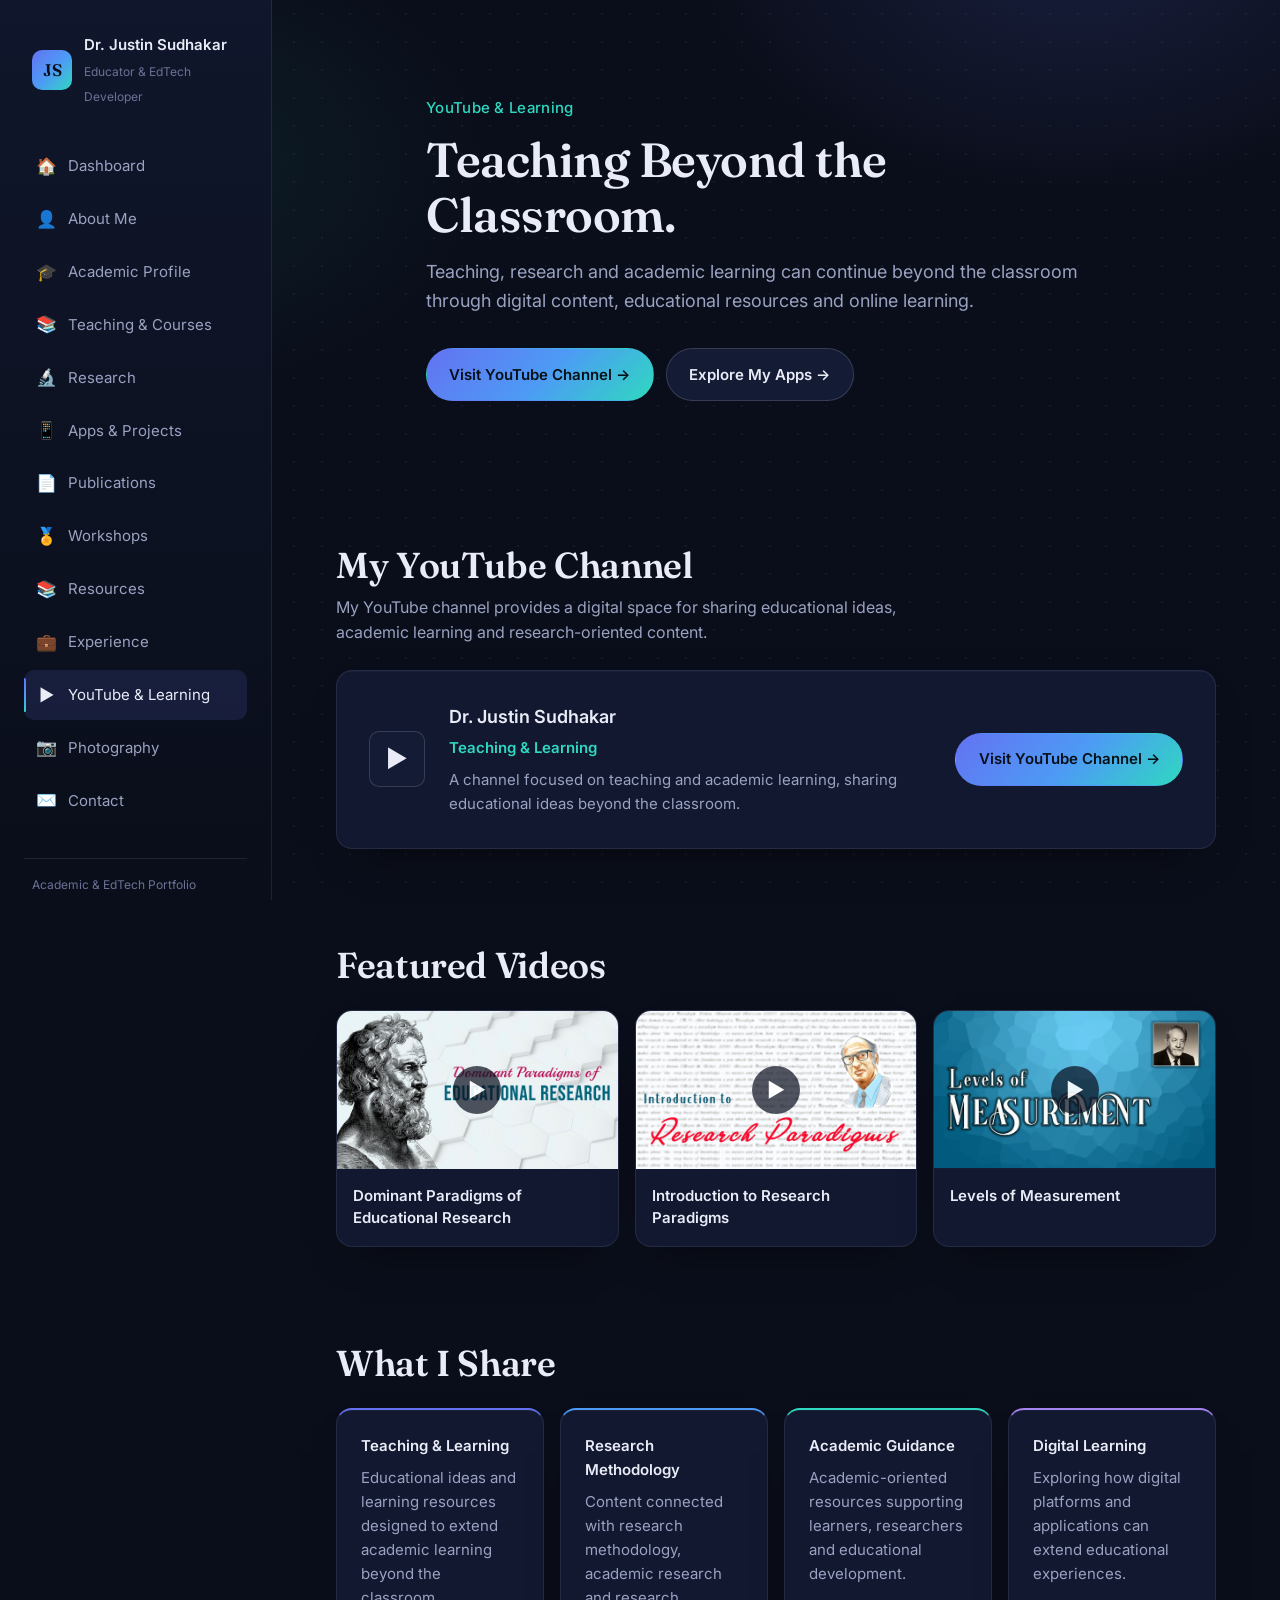
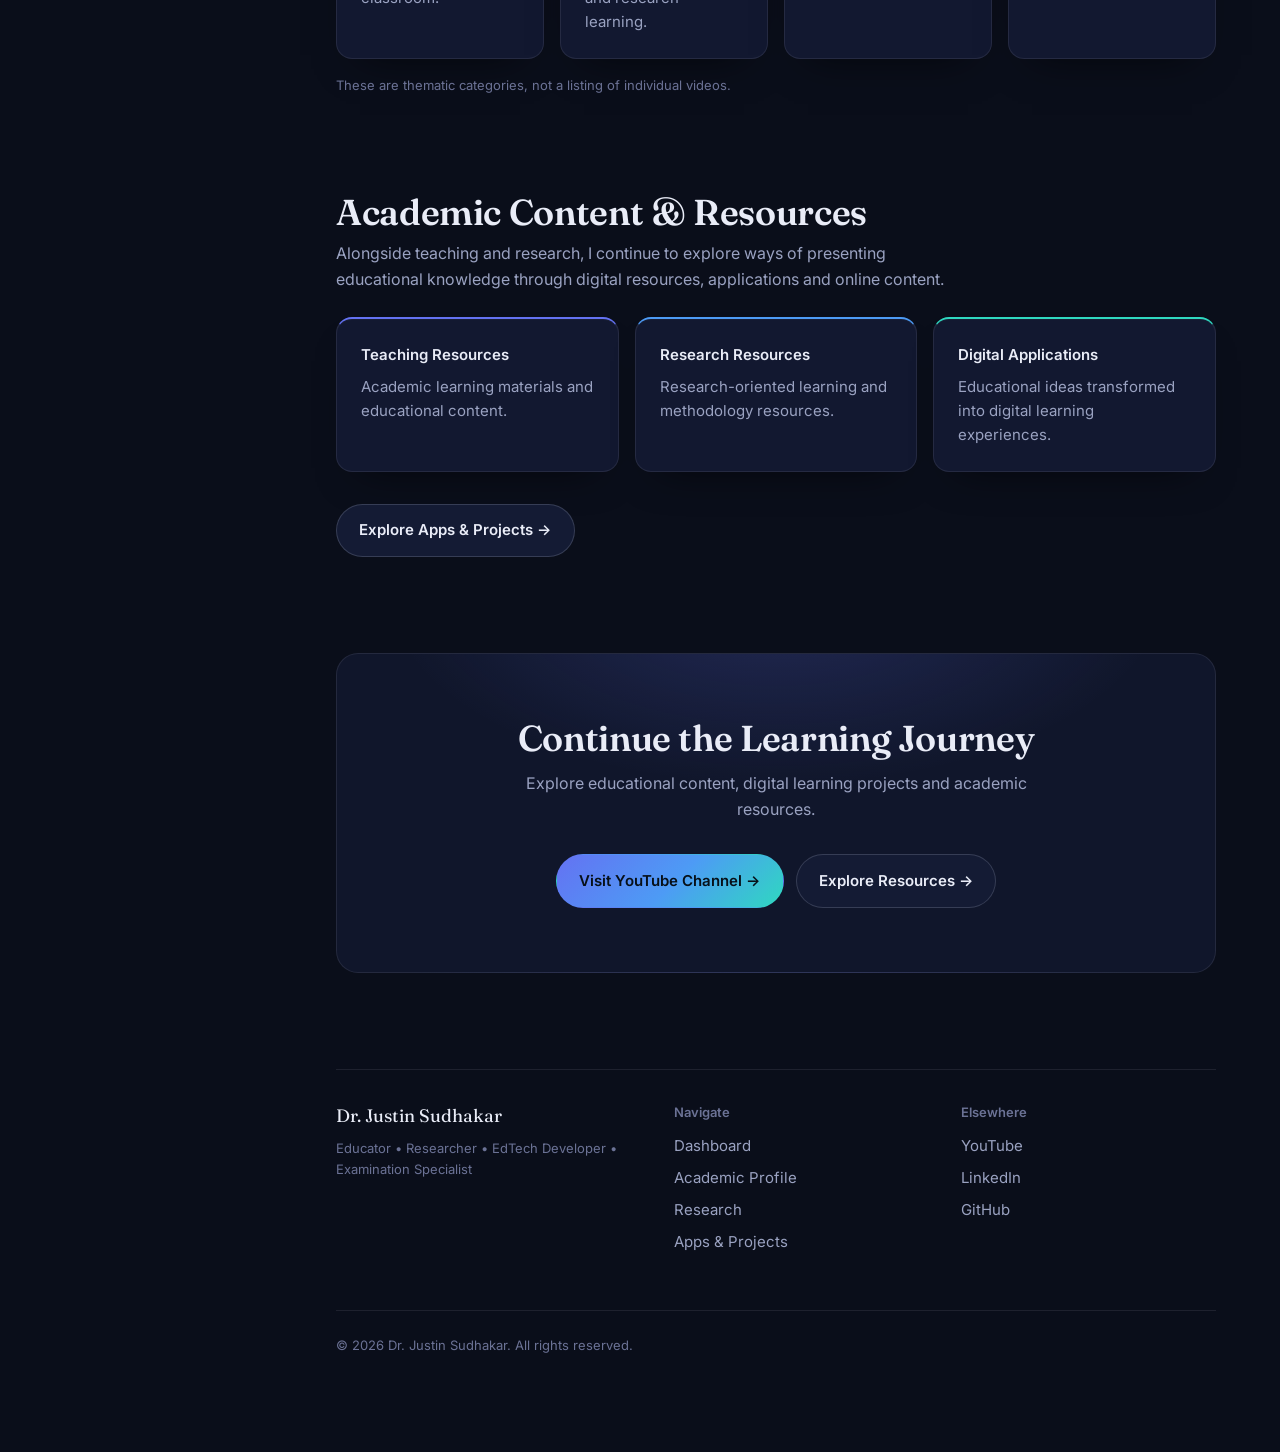
<file: youtube.html>
<!DOCTYPE html>
<html lang="en">
<head>
<meta charset="UTF-8" />
<meta name="viewport" content="width=device-width, initial-scale=1.0" />
<title>YouTube &amp; Learning | Dr. Justin Sudhakar</title>
<meta name="description" content="Teaching, research and academic learning shared beyond the classroom through Dr. Justin Sudhakar's YouTube channel and digital learning resources." />
<meta property="og:title" content="YouTube & Learning | Dr. Justin Sudhakar" />
<meta property="og:description" content="Educational ideas, research methodology and academic learning content shared through digital media." />
<meta property="og:type" content="profile" />
<meta property="og:url" content="https://kaangeyan.github.io/justin-portfolio/youtube.html" />
<meta property="og:image" content="https://kaangeyan.github.io/justin-portfolio/assets/img/justin-sudhakar-og-1200x630.png" />
<link rel="canonical" href="https://kaangeyan.github.io/justin-portfolio/youtube.html" />
<link rel="icon" href="favicon.ico" sizes="any" />
<link rel="icon" type="image/png" sizes="32x32" href="assets/img/favicon-32x32.png" />
<link rel="icon" type="image/png" sizes="16x16" href="assets/img/favicon-16x16.png" />
<link rel="apple-touch-icon" sizes="180x180" href="assets/img/apple-touch-icon.png" />

<link rel="preconnect" href="https://fonts.googleapis.com" />
<link rel="preconnect" href="https://fonts.gstatic.com" crossorigin />
<link href="https://fonts.googleapis.com/css2?family=Fraunces:opsz,wght@9..144,500;9..144,600&family=Inter:wght@400;500;600;700&display=swap" rel="stylesheet" />

<link rel="stylesheet" href="css/styles.css" />
<link rel="stylesheet" href="css/youtube.css" />
</head>
<body>
<div class="bg-field" aria-hidden="true"></div>

<div class="shell">

  <!-- ================= Sidebar navigation (desktop) ================= -->
  <aside class="sidebar" aria-label="Primary">
    <a class="brand" href="index.html">
      <span class="brand-mark" aria-hidden="true">JS</span>
      <span class="brand-text">
        <span class="brand-name">Dr. Justin Sudhakar</span>
        <span class="brand-role">Educator &amp; EdTech Developer</span>
      </span>
    </a>

    <nav>
      <ul class="nav-list">
        <li><a class="nav-link" href="index.html"><span class="nav-icon">🏠</span>Dashboard</a></li>
        <li><a class="nav-link" href="about.html"><span class="nav-icon">👤</span>About Me</a></li>
        <li><a class="nav-link" href="academic-profile.html"><span class="nav-icon">🎓</span>Academic Profile</a></li>
        <li><a class="nav-link" href="teaching.html"><span class="nav-icon">📚</span>Teaching &amp; Courses</a></li>
        <li><a class="nav-link" href="research.html"><span class="nav-icon">🔬</span>Research</a></li>
        <li><a class="nav-link" href="projects.html"><span class="nav-icon">📱</span>Apps &amp; Projects</a></li>
        <li><a class="nav-link" href="publications.html"><span class="nav-icon">📄</span>Publications</a></li>
        <li><a class="nav-link" href="certifications.html"><span class="nav-icon">🏅</span>Workshops</a></li>
        <li><a class="nav-link" href="resources.html"><span class="nav-icon">📚</span>Resources</a></li>
        <li><a class="nav-link" href="experience.html"><span class="nav-icon">💼</span>Experience</a></li>
        <li><a class="nav-link" href="youtube.html" aria-current="page"><span class="nav-icon">▶️</span>YouTube &amp; Learning</a></li>
        <li><a class="nav-link" href="photography.html"><span class="nav-icon">📷</span>Photography</a></li>
        <li><a class="nav-link" href="contact.html"><span class="nav-icon">✉️</span>Contact</a></li>
      </ul>
    </nav>

    <div class="sidebar-footer">
      Academic & EdTech Portfolio
    </div>
  </aside>

  <!-- ================= Mobile top bar ================= -->
  <header class="topbar">
    <a class="brand" href="index.html" style="padding:0;">
      <span class="brand-mark" aria-hidden="true">JS</span>
      <span class="brand-text">
        <span class="brand-name">Dr. Justin Sudhakar</span>
      </span>
    </a>
    <button class="menu-toggle" id="menuToggle" aria-label="Open menu" aria-expanded="false" aria-controls="mobileNav">
      <span aria-hidden="true">☰</span>
    </button>
  </header>

  <!-- ================= Mobile nav drawer ================= -->
  <div class="mobile-nav" id="mobileNav">
    <div class="mobile-nav-backdrop" id="mobileNavBackdrop"></div>
    <div class="mobile-nav-panel" role="dialog" aria-modal="true" aria-label="Site navigation">
      <div class="mobile-nav-header">
        <span class="brand-text">
          <span class="brand-name">Menu</span>
        </span>
        <button class="menu-toggle" id="menuClose" aria-label="Close menu">
          <span aria-hidden="true">✕</span>
        </button>
      </div>
      <nav>
        <ul class="nav-list">
          <li><a class="nav-link" href="index.html"><span class="nav-icon">🏠</span>Dashboard</a></li>
          <li><a class="nav-link" href="about.html"><span class="nav-icon">👤</span>About Me</a></li>
          <li><a class="nav-link" href="academic-profile.html"><span class="nav-icon">🎓</span>Academic Profile</a></li>
          <li><a class="nav-link" href="teaching.html"><span class="nav-icon">📚</span>Teaching &amp; Courses</a></li>
          <li><a class="nav-link" href="research.html"><span class="nav-icon">🔬</span>Research</a></li>
          <li><a class="nav-link" href="projects.html"><span class="nav-icon">📱</span>Apps &amp; Projects</a></li>
          <li><a class="nav-link" href="publications.html"><span class="nav-icon">📄</span>Publications</a></li>
          <li><a class="nav-link" href="certifications.html"><span class="nav-icon">🏅</span>Workshops</a></li>
          <li><a class="nav-link" href="resources.html"><span class="nav-icon">📚</span>Resources</a></li>
          <li><a class="nav-link" href="experience.html"><span class="nav-icon">💼</span>Experience</a></li>
          <li><a class="nav-link" href="youtube.html" aria-current="page"><span class="nav-icon">▶️</span>YouTube &amp; Learning</a></li>
          <li><a class="nav-link" href="photography.html"><span class="nav-icon">📷</span>Photography</a></li>
          <li><a class="nav-link" href="contact.html"><span class="nav-icon">✉️</span>Contact</a></li>
        </ul>
      </nav>
    </div>
  </div>

  <!-- ================= Main content ================= -->
  <main class="main" id="main">

    <!-- ===== Section 1: Hero ===== -->
    <section class="page-section yt-hero" aria-labelledby="yt-hero-title">
      <p class="eyebrow">YouTube &amp; Learning</p>
      <h1 class="yt-hero-title" id="yt-hero-title">Teaching Beyond the Classroom.</h1>
      <p class="yt-hero-lede">Teaching, research and academic learning can continue beyond the classroom through digital content, educational resources and online learning.</p>
      <div class="hero-actions">
        <a class="btn btn-primary" href="https://www.youtube.com/channel/UCAciCJotVFrAyKCNyshcMDw?view_as=subscriber" target="_blank" rel="noopener noreferrer">Visit YouTube Channel →</a>
        <a class="btn btn-secondary" href="projects.html">Explore My Apps →</a>
      </div>
    </section>

    <!-- ===== Section 2: My YouTube Channel ===== -->
    <section class="page-section" aria-labelledby="channel-title">
      <h2 class="section-title" id="channel-title">My YouTube Channel</h2>
      <p class="section-lede">My YouTube channel provides a digital space for sharing educational ideas, academic learning and research-oriented content.</p>

      <div class="card yt-channel-card" style="margin-top:var(--sp-5);">
        <div class="yt-channel-icon" aria-hidden="true">▶️</div>
        <div class="yt-channel-info">
          <div class="yt-channel-name">Dr. Justin Sudhakar</div>
          <div class="yt-channel-tagline">Teaching &amp; Learning</div>
          <p class="yt-channel-desc">A channel focused on teaching and academic learning, sharing educational ideas beyond the classroom.</p>
        </div>
        <a class="btn btn-primary" href="https://www.youtube.com/channel/UCAciCJotVFrAyKCNyshcMDw?view_as=subscriber" target="_blank" rel="noopener noreferrer">Visit YouTube Channel →</a>
      </div>
    </section>

    <!-- ===== Section 2b: Featured Videos ===== -->
    <section class="page-section" aria-labelledby="featured-videos-title">
      <h2 class="section-title" id="featured-videos-title">Featured Videos</h2>

      <div class="yt-video-grid" style="margin-top:var(--sp-5);">
        <a class="card yt-video-card" href="https://youtu.be/tGKmu_8lF6A" target="_blank" rel="noopener noreferrer">
          <div class="yt-video-thumb">
            <img src="Images/youtube/Dominant Paradigms of Educational Research.png" alt="Thumbnail for the video Dominant Paradigms of Educational Research" loading="lazy" width="1280" height="720" />
            <span class="yt-play-indicator" aria-hidden="true">▶</span>
          </div>
          <div class="yt-video-title">Dominant Paradigms of Educational Research</div>
        </a>
        <a class="card yt-video-card" href="https://youtu.be/DbO_F1y7TnM" target="_blank" rel="noopener noreferrer">
          <div class="yt-video-thumb">
            <img src="Images/youtube/Introduction to Research ParadigmsThumbnail.jpg" alt="Thumbnail for the video Introduction to Research Paradigms" loading="lazy" width="1280" height="720" />
            <span class="yt-play-indicator" aria-hidden="true">▶</span>
          </div>
          <div class="yt-video-title">Introduction to Research Paradigms</div>
        </a>
        <a class="card yt-video-card" href="https://youtu.be/LT_eiBxMwN0" target="_blank" rel="noopener noreferrer">
          <div class="yt-video-thumb">
            <img src="Images/youtube/Levels of Measurement.png" alt="Thumbnail for the video Levels of Measurement" loading="lazy" width="1280" height="720" />
            <span class="yt-play-indicator" aria-hidden="true">▶</span>
          </div>
          <div class="yt-video-title">Levels of Measurement</div>
        </a>
      </div>
    </section>

    <!-- ===== Section 3: What I Share ===== -->
    <section class="page-section" aria-labelledby="share-title">
      <h2 class="section-title" id="share-title">What I Share</h2>

      <div class="yt-share-grid" style="margin-top:var(--sp-5);">
        <div class="card yt-share-card">
          <div class="yt-share-title">Teaching &amp; Learning</div>
          <p class="yt-share-desc">Educational ideas and learning resources designed to extend academic learning beyond the classroom.</p>
        </div>
        <div class="card yt-share-card">
          <div class="yt-share-title">Research Methodology</div>
          <p class="yt-share-desc">Content connected with research methodology, academic research and research learning.</p>
        </div>
        <div class="card yt-share-card">
          <div class="yt-share-title">Academic Guidance</div>
          <p class="yt-share-desc">Academic-oriented resources supporting learners, researchers and educational development.</p>
        </div>
        <div class="card yt-share-card">
          <div class="yt-share-title">Digital Learning</div>
          <p class="yt-share-desc">Exploring how digital platforms and applications can extend educational experiences.</p>
        </div>
      </div>
      <p class="yt-share-note">These are thematic categories, not a listing of individual videos.</p>
    </section>

    <!-- ===== Section 5: Academic Content & Resources ===== -->
    <section class="page-section" aria-labelledby="academic-content-title">
      <h2 class="section-title" id="academic-content-title">Academic Content &amp; Resources</h2>
      <p class="section-lede">Alongside teaching and research, I continue to explore ways of presenting educational knowledge through digital resources, applications and online content.</p>

      <div class="yt-resource-grid" style="margin-top:var(--sp-5);">
        <div class="card yt-resource-card">
          <div class="yt-resource-title">Teaching Resources</div>
          <p class="yt-resource-desc">Academic learning materials and educational content.</p>
        </div>
        <div class="card yt-resource-card">
          <div class="yt-resource-title">Research Resources</div>
          <p class="yt-resource-desc">Research-oriented learning and methodology resources.</p>
        </div>
        <div class="card yt-resource-card">
          <div class="yt-resource-title">Digital Applications</div>
          <p class="yt-resource-desc">Educational ideas transformed into digital learning experiences.</p>
        </div>
      </div>

      <div style="margin-top:var(--sp-6);">
        <a class="btn btn-secondary" href="projects.html">Explore Apps &amp; Projects →</a>
      </div>
    </section>

    <!-- ===== Section 6: Connect & Learn ===== -->
    <section class="page-section" aria-labelledby="connect-title">
      <div class="cta-panel">
        <h2 class="cta-title" id="connect-title">Continue the Learning Journey</h2>
        <p class="cta-copy">Explore educational content, digital learning projects and academic resources.</p>
        <div class="cta-actions">
          <a class="btn btn-primary" href="https://www.youtube.com/channel/UCAciCJotVFrAyKCNyshcMDw?view_as=subscriber" target="_blank" rel="noopener noreferrer">Visit YouTube Channel →</a>
          <a class="btn btn-secondary" href="resources.html">Explore Resources →</a>
        </div>
      </div>
    </section>

    <!-- ===== Footer ===== -->
    <footer class="page-section site-footer">
      <div class="footer-brand">
        <div class="brand-name">Dr. Justin Sudhakar</div>
        <p class="brand-role">Educator • Researcher • EdTech Developer • Examination Specialist</p>
      </div>
      <div>
        <div class="footer-col-title">Navigate</div>
        <nav class="footer-links">
          <a href="index.html">Dashboard</a>
          <a href="academic-profile.html">Academic Profile</a>
          <a href="research.html">Research</a>
          <a href="projects.html">Apps &amp; Projects</a>
        </nav>
      </div>
      <div>
        <div class="footer-col-title">Elsewhere</div>
        <nav class="footer-links">
          <a href="https://www.youtube.com/channel/UCAciCJotVFrAyKCNyshcMDw?view_as=subscriber" target="_blank" rel="noopener noreferrer">YouTube</a>
          <a href="https://www.linkedin.com/in/justinkaangeyan" target="_blank" rel="noopener noreferrer">LinkedIn</a>
          <a href="https://github.com/kaangeyan" target="_blank" rel="noopener noreferrer">GitHub</a>
        </nav>
      </div>
      <div class="footer-bottom">
        <span>© 2026 Dr. Justin Sudhakar. All rights reserved.</span>
      </div>
    </footer>

  </main>
</div>

<script src="js/main.js"></script>
</body>
</html>
</file>
<file: css/styles.css>
/* ==========================================================================
   Dr. Justin Sudhakar — Portfolio
   Design system + Phase 1 (Dashboard) styles
   ========================================================================== */

/* ---------- Design tokens ---------- */
:root {
  /* Color: deep navy base, indigo/blue primary, teal secondary, restrained purple */
  --bg: #0a0e1a;
  --bg-elevated: #10162b;
  --bg-elevated-2: #141b34;
  --bg-card: #121830;

  --border: rgba(226, 232, 255, 0.09);
  --border-strong: rgba(226, 232, 255, 0.16);

  --text: #e9ecf7;
  --text-muted: #9aa2c1;
  --text-faint: #6b7295;

  --indigo: #6472f2;
  --indigo-soft: rgba(100, 114, 242, 0.14);
  --blue: #4d9bf5;
  --teal: #2fd8c0;
  --teal-soft: rgba(47, 216, 192, 0.14);
  --purple: #a682f0;

  --accent-gradient: linear-gradient(135deg, #6472f2 0%, #4d9bf5 52%, #2fd8c0 100%);

  /* Type */
  --font-display: "Fraunces", "Iowan Old Style", "Palatino Linotype", serif;
  --font-body: "Inter", -apple-system, BlinkMacSystemFont, "Segoe UI", sans-serif;

  /* Scale (major third-ish, tuned by hand) */
  --fs-xs: 0.8125rem;
  --fs-sm: 0.9375rem;
  --fs-base: 1rem;
  --fs-md: 1.125rem;
  --fs-lg: 1.375rem;
  --fs-xl: 1.75rem;
  --fs-2xl: 2.25rem;
  --fs-3xl: 3rem;
  --fs-4xl: 3.75rem;

  /* Space */
  --sp-1: 0.25rem;
  --sp-2: 0.5rem;
  --sp-3: 0.75rem;
  --sp-4: 1rem;
  --sp-5: 1.5rem;
  --sp-6: 2rem;
  --sp-7: 3rem;
  --sp-8: 4rem;
  --sp-9: 6rem;

  /* Shape */
  --radius-sm: 10px;
  --radius-md: 16px;
  --radius-lg: 22px;
  --radius-pill: 999px;

  --shadow-card: 0 1px 0 rgba(255, 255, 255, 0.03) inset, 0 20px 40px -24px rgba(0, 0, 0, 0.65);
  --shadow-elevated: 0 30px 60px -30px rgba(0, 0, 0, 0.75);

  --ease: cubic-bezier(0.16, 1, 0.3, 1);
  --sidebar-w: 272px;
}

/* ---------- Reset ---------- */
*,
*::before,
*::after {
  box-sizing: border-box;
}

html {
  scroll-behavior: smooth;
}

@media (prefers-reduced-motion: reduce) {
  html {
    scroll-behavior: auto;
  }
  *,
  *::before,
  *::after {
    animation-duration: 0.01ms !important;
    animation-iteration-count: 1 !important;
    transition-duration: 0.01ms !important;
  }
}

body {
  margin: 0;
  background: var(--bg);
  color: var(--text);
  font-family: var(--font-body);
  font-size: var(--fs-base);
  line-height: 1.6;
  -webkit-font-smoothing: antialiased;
  text-rendering: optimizeLegibility;
}

img {
  max-width: 100%;
  display: block;
}

a {
  color: inherit;
  text-decoration: none;
}

h1, h2, h3, h4 {
  font-family: var(--font-display);
  font-weight: 600;
  line-height: 1.15;
  margin: 0;
  letter-spacing: -0.01em;
}

p {
  margin: 0;
  color: var(--text-muted);
}

ul {
  list-style: none;
  margin: 0;
  padding: 0;
}

button {
  font-family: inherit;
  cursor: pointer;
}

:focus-visible {
  outline: 2px solid var(--teal);
  outline-offset: 3px;
  border-radius: 4px;
}

/* Subtle ambient background texture, not a cyberpunk glow */
.bg-field {
  position: fixed;
  inset: 0;
  z-index: -1;
  background:
    radial-gradient(650px 420px at 84% -6%, rgba(100, 114, 242, 0.16), transparent 60%),
    radial-gradient(520px 360px at 12% 18%, rgba(47, 216, 192, 0.08), transparent 65%),
    radial-gradient(circle, rgba(226, 232, 255, 0.05) 1px, transparent 1px) 0 0 / 28px 28px,
    var(--bg);
}

/* ---------- Layout shell ---------- */
.shell {
  display: flex;
  min-height: 100vh;
}

/* ---------- Sidebar navigation (desktop) ---------- */
.sidebar {
  position: fixed;
  top: 0;
  left: 0;
  bottom: 0;
  width: var(--sidebar-w);
  padding: var(--sp-6) var(--sp-5);
  display: flex;
  flex-direction: column;
  gap: var(--sp-6);
  background: linear-gradient(180deg, var(--bg-elevated) 0%, var(--bg) 100%);
  border-right: 1px solid var(--border);
  z-index: 40;
}

.brand {
  display: flex;
  align-items: center;
  gap: var(--sp-3);
  padding-inline: var(--sp-2);
}

.brand-mark {
  width: 40px;
  height: 40px;
  border-radius: var(--radius-sm);
  background: var(--accent-gradient);
  display: grid;
  place-items: center;
  font-family: var(--font-display);
  font-weight: 600;
  font-size: 1.05rem;
  color: #0a0e1a;
  flex-shrink: 0;
}

.brand-text .brand-name {
  font-size: var(--fs-sm);
  font-weight: 600;
  color: var(--text);
  white-space: nowrap;
}

.brand-text .brand-role {
  font-size: 0.75rem;
  color: var(--text-faint);
  margin-top: 2px;
}

.nav-list {
  display: flex;
  flex-direction: column;
  gap: 2px;
  flex: 1;
  overflow-y: auto;
}

.nav-link {
  display: flex;
  align-items: center;
  gap: var(--sp-3);
  padding: var(--sp-3) var(--sp-3);
  border-radius: var(--radius-sm);
  color: var(--text-muted);
  font-size: var(--fs-sm);
  transition: background 0.18s var(--ease), color 0.18s var(--ease);
}

.nav-link .nav-icon {
  width: 20px;
  text-align: center;
  font-size: 1.05rem;
  flex-shrink: 0;
}

.nav-link:hover {
  background: var(--bg-elevated-2);
  color: var(--text);
}

.nav-link[aria-current="page"] {
  background: var(--indigo-soft);
  color: var(--text);
  position: relative;
}

.nav-link[aria-current="page"]::before {
  content: "";
  position: absolute;
  left: -1px;
  top: 8px;
  bottom: 8px;
  width: 3px;
  border-radius: var(--radius-pill);
  background: var(--accent-gradient);
}

.sidebar-footer {
  padding-inline: var(--sp-2);
  font-size: 0.75rem;
  color: var(--text-faint);
  border-top: 1px solid var(--border);
  padding-top: var(--sp-4);
}

/* ---------- Mobile top bar ---------- */
.topbar {
  display: none;
  position: sticky;
  top: 0;
  align-self: flex-start;
  z-index: 50;
  align-items: center;
  justify-content: space-between;
  padding: var(--sp-4) var(--sp-5);
  background: rgba(10, 14, 26, 0.85);
  backdrop-filter: blur(14px);
  border-bottom: 1px solid var(--border);
}

.menu-toggle {
  width: 40px;
  height: 40px;
  border-radius: var(--radius-sm);
  border: 1px solid var(--border-strong);
  background: var(--bg-elevated-2);
  color: var(--text);
  display: grid;
  place-items: center;
  font-size: 1.1rem;
}

/* Mobile nav drawer */
.mobile-nav {
  position: fixed;
  inset: 0;
  z-index: 60;
  display: none;
}

.mobile-nav.is-open {
  display: block;
}

.mobile-nav-backdrop {
  position: absolute;
  inset: 0;
  background: rgba(5, 7, 14, 0.65);
  backdrop-filter: blur(6px);
  opacity: 0;
  transition: opacity 0.25s var(--ease);
}

.mobile-nav.is-open .mobile-nav-backdrop {
  opacity: 1;
}

.mobile-nav-panel {
  position: absolute;
  top: 0;
  right: 0;
  bottom: 0;
  width: min(320px, 84vw);
  background: var(--bg-elevated);
  border-left: 1px solid var(--border);
  padding: var(--sp-5);
  display: flex;
  flex-direction: column;
  gap: var(--sp-5);
  transform: translateX(100%);
  transition: transform 0.28s var(--ease);
}

.mobile-nav.is-open .mobile-nav-panel {
  transform: translateX(0);
}

.mobile-nav-header {
  display: flex;
  align-items: center;
  justify-content: space-between;
}

.mobile-nav .nav-list {
  overflow-y: auto;
}

/* ---------- Main content ---------- */
.main {
  margin-left: var(--sidebar-w);
  flex: 1;
  min-width: 0;
  padding: var(--sp-8) var(--sp-8) var(--sp-9);
}

.page-section {
  max-width: 1180px;
  margin-inline: auto;
}

.eyebrow {
  color: var(--teal);
  font-size: var(--fs-sm);
  font-weight: 500;
  letter-spacing: 0.02em;
}

/* ---------- Hero ---------- */
.hero {
  display: grid;
  grid-template-columns: 1.15fr 0.85fr;
  gap: var(--sp-8);
  align-items: center;
  padding-block: var(--sp-6) var(--sp-8);
}

.hero-eyebrow {
  color: var(--teal);
  font-size: var(--fs-sm);
  font-weight: 500;
  margin-bottom: var(--sp-4);
}

.hero-name {
  font-size: var(--fs-4xl);
  color: var(--text);
}

.hero-role {
  margin-top: var(--sp-3);
  font-size: var(--fs-lg);
  color: var(--text-muted);
  font-family: var(--font-body);
  font-weight: 500;
}

.hero-tags {
  margin-top: var(--sp-2);
  font-size: var(--fs-sm);
  color: var(--text-faint);
}

.hero-copy {
  margin-top: var(--sp-5);
  max-width: 56ch;
  font-size: var(--fs-md);
  color: var(--text-muted);
}

.hero-actions {
  margin-top: var(--sp-6);
  display: flex;
  flex-wrap: wrap;
  gap: var(--sp-3);
}

.btn {
  display: inline-flex;
  align-items: center;
  gap: var(--sp-2);
  padding: 0.85rem 1.4rem;
  border-radius: var(--radius-pill);
  font-size: var(--fs-sm);
  font-weight: 600;
  border: 1px solid transparent;
  transition: transform 0.18s var(--ease), border-color 0.18s var(--ease), background 0.18s var(--ease), box-shadow 0.18s var(--ease);
}

.btn:hover {
  transform: translateY(-1px);
}

.btn-primary {
  background: var(--accent-gradient);
  color: #071019;
}

.btn-primary:hover {
  box-shadow: 0 12px 24px -12px rgba(100, 114, 242, 0.55);
}

.btn-secondary {
  background: var(--bg-elevated-2);
  color: var(--text);
  border-color: var(--border-strong);
}

.btn-ghost {
  color: var(--text-muted);
  border-color: var(--border-strong);
}

.btn-ghost:hover,
.btn-secondary:hover {
  border-color: var(--teal);
  color: var(--text);
}

/* Hero portrait */
.hero-portrait {
  position: relative;
  aspect-ratio: 4 / 5;
  border-radius: var(--radius-lg);
  border: 1px solid var(--border-strong);
  background: linear-gradient(160deg, var(--bg-elevated-2), var(--bg-card));
  display: grid;
  place-items: center;
  overflow: hidden;
}

.hero-portrait::after {
  content: "";
  position: absolute;
  inset: 0;
  background: radial-gradient(circle at 30% 20%, rgba(100, 114, 242, 0.16), transparent 55%);
  pointer-events: none;
}

.hero-portrait-img {
  position: relative;
  z-index: 0;
  width: 100%;
  height: 100%;
  object-fit: cover;
  object-position: center 20%;
}

.portrait-placeholder {
  position: relative;
  z-index: 1;
  text-align: center;
  color: var(--text-faint);
  font-size: var(--fs-sm);
  padding: var(--sp-5);
  border: 1px dashed var(--border-strong);
  border-radius: var(--radius-md);
  margin: var(--sp-5);
}

.portrait-placeholder .placeholder-icon {
  font-size: 1.8rem;
  margin-bottom: var(--sp-2);
}

/* ---------- Section heading ---------- */
.section-head {
  display: flex;
  align-items: flex-end;
  justify-content: space-between;
  gap: var(--sp-4);
  margin-bottom: var(--sp-5);
}

.section-title {
  font-size: var(--fs-2xl);
  margin-top: var(--sp-2);
}

.section-lede {
  margin-top: var(--sp-2);
  max-width: 62ch;
  color: var(--text-muted);
}

section + section,
.stack > * + * {
  margin-top: var(--sp-9);
}

/* ---------- Cards, generic ---------- */
.card {
  background: var(--bg-card);
  border: 1px solid var(--border);
  border-radius: var(--radius-md);
  box-shadow: var(--shadow-card);
  transition: border-color 0.2s var(--ease), transform 0.2s var(--ease), box-shadow 0.2s var(--ease);
}

/* ---------- Highlight metrics ---------- */
.metric-grid {
  display: grid;
  grid-template-columns: repeat(4, 1fr);
  gap: var(--sp-4);
}

.metric-card {
  padding: var(--sp-5);
  border-top: 2px solid var(--border-strong);
}

.metric-card:nth-child(1) { border-top-color: var(--indigo); }
.metric-card:nth-child(2) { border-top-color: var(--blue); }
.metric-card:nth-child(3) { border-top-color: var(--teal); }
.metric-card:nth-child(4) { border-top-color: var(--purple); }

.metric-value {
  font-family: var(--font-display);
  font-size: var(--fs-3xl);
  color: var(--text);
}

.metric-label {
  margin-top: var(--sp-1);
  font-size: var(--fs-sm);
  color: var(--text-muted);
}

/* Verified academic credentials, shown under the highlight metrics */
.cred-strip {
  margin-top: var(--sp-4);
  padding: var(--sp-4) var(--sp-5);
  display: grid;
  grid-template-columns: repeat(4, minmax(0, 1fr));
  gap: var(--sp-4);
}

.cred-strip li {
  display: flex;
  flex-direction: column;
  gap: var(--sp-1);
  min-width: 0;
}

.cred-strip strong {
  font-size: var(--fs-sm);
  font-weight: 600;
  color: var(--text);
}

.cred-strip span {
  font-size: var(--fs-sm);
  color: var(--text-muted);
  overflow-wrap: anywhere;
}

.cred-strip a {
  color: var(--teal);
}

/* ---------- What I do ---------- */
.focus-grid {
  display: grid;
  grid-template-columns: repeat(4, 1fr);
  gap: var(--sp-4);
}

.focus-card {
  padding: var(--sp-5);
}

.focus-card:hover {
  border-color: var(--border-strong);
  transform: translateY(-3px);
  box-shadow: var(--shadow-elevated);
}

.focus-icon {
  width: 44px;
  height: 44px;
  border-radius: var(--radius-sm);
  display: grid;
  place-items: center;
  font-size: 1.2rem;
  background: var(--indigo-soft);
  color: var(--blue);
  margin-bottom: var(--sp-4);
}

.focus-card:nth-child(2) .focus-icon { background: var(--teal-soft); color: var(--teal); }
.focus-card:nth-child(3) .focus-icon { background: rgba(166, 130, 240, 0.14); color: var(--purple); }
.focus-card:nth-child(4) .focus-icon { background: rgba(77, 155, 245, 0.14); color: var(--blue); }

.focus-title {
  font-size: var(--fs-md);
  color: var(--text);
}

.focus-desc {
  margin-top: var(--sp-2);
  font-size: var(--fs-sm);
  color: var(--text-muted);
}

/* ---------- Projects ---------- */
.project-grid {
  display: grid;
  grid-template-columns: repeat(3, 1fr);
  gap: var(--sp-5);
}

.project-card {
  padding: var(--sp-5);
  display: flex;
  flex-direction: column;
  gap: var(--sp-4);
}

.project-card:hover {
  border-color: var(--border-strong);
  transform: translateY(-3px);
  box-shadow: var(--shadow-elevated);
}

.project-top {
  display: flex;
  align-items: flex-start;
  justify-content: space-between;
  gap: var(--sp-3);
}

.project-icon {
  width: 64px;
  height: 64px;
  border-radius: var(--radius-sm);
  background: var(--bg-elevated-2);
  border: 1px solid var(--border-strong);
  display: grid;
  place-items: center;
  font-size: 1.6rem;
  flex-shrink: 0;
}

/* Verified app logo, in the same tile as .project-icon */
.project-logo {
  display: block;
  width: 64px;
  height: 64px;
  border-radius: var(--radius-sm);
  background: var(--bg-elevated-2);
  border: 1px solid var(--border-strong);
  object-fit: contain;
  flex-shrink: 0;
}

.status-badge {
  font-size: 0.7rem;
  font-weight: 600;
  padding: 0.3rem 0.65rem;
  border-radius: var(--radius-pill);
  white-space: nowrap;
  border: 1px solid var(--border-strong);
  color: var(--text-muted);
}

.status-badge.is-published {
  color: var(--teal);
  border-color: rgba(47, 216, 192, 0.35);
  background: var(--teal-soft);
}

.status-badge.is-progress {
  color: var(--blue);
  border-color: rgba(77, 155, 245, 0.35);
  background: rgba(77, 155, 245, 0.1);
}

.status-badge.is-verify {
  color: var(--purple);
  border-color: rgba(166, 130, 240, 0.35);
  background: rgba(166, 130, 240, 0.1);
}

.project-name {
  font-size: var(--fs-md);
  color: var(--text);
}

.project-category {
  font-size: 0.75rem;
  color: var(--text-faint);
  margin-top: 2px;
}

.project-desc {
  font-size: var(--fs-sm);
  color: var(--text-muted);
  flex: 1;
}

.project-link {
  font-size: var(--fs-sm);
  font-weight: 600;
  color: var(--text);
  display: inline-flex;
  align-items: center;
  gap: var(--sp-2);
  padding-top: var(--sp-3);
  border-top: 1px solid var(--border);
}

.project-link .link-placeholder {
  color: var(--text-faint);
  font-weight: 400;
  font-size: 0.78rem;
}

/* ---------- Journey teaser ---------- */
.journey-panel {
  padding: var(--sp-6);
  display: flex;
  align-items: center;
  justify-content: space-between;
  gap: var(--sp-6);
  border-left: 2px solid var(--teal);
}

.journey-copy {
  margin-top: var(--sp-3);
  max-width: 62ch;
  font-size: var(--fs-sm);
  color: var(--text-muted);
}

.journey-btn {
  flex-shrink: 0;
  white-space: nowrap;
}

@media (max-width: 900px) {
  .journey-panel {
    flex-direction: column;
    align-items: flex-start;
  }
  .journey-btn {
    width: 100%;
    justify-content: center;
  }
}

/* ---------- Research feature ---------- */
.research-feature {
  padding: var(--sp-7);
  border-radius: var(--radius-lg);
  border: 1px solid var(--border);
  background:
    radial-gradient(480px 260px at 100% 0%, rgba(100, 114, 242, 0.14), transparent 60%),
    var(--bg-card);
  display: grid;
  grid-template-columns: auto 1fr auto;
  align-items: center;
  gap: var(--sp-6);
}

.research-kicker {
  writing-mode: vertical-rl;
  transform: rotate(180deg);
  font-size: 0.75rem;
  letter-spacing: 0.02em;
  color: var(--text-faint);
  border-left: 1px solid var(--border-strong);
  padding-left: var(--sp-3);
}

.research-tag {
  display: inline-block;
  font-size: 0.75rem;
  font-weight: 600;
  color: var(--indigo);
  background: var(--indigo-soft);
  padding: 0.3rem 0.7rem;
  border-radius: var(--radius-pill);
  margin-bottom: var(--sp-3);
}

.research-title {
  font-size: var(--fs-xl);
  max-width: 40ch;
}

/* Research carries more visual weight than a standard card: larger padding,
   a gradient top border, and a bigger title — reflecting its role as a
   major part of the professional identity, not just another project. */
.research-feature--emphasis {
  padding: var(--sp-8) var(--sp-7);
  border-top: 3px solid transparent;
  border-image: var(--accent-gradient) 1;
  box-shadow: var(--shadow-elevated);
}

.research-feature--emphasis .research-title {
  font-size: var(--fs-2xl);
}

.research-feature--emphasis .research-note {
  font-size: var(--fs-md);
}

@media (max-width: 900px) {
  .research-feature--emphasis {
    padding: var(--sp-6);
  }
  .research-feature--emphasis .research-title {
    font-size: var(--fs-xl);
  }
}

.research-note {
  margin-top: var(--sp-3);
  font-size: var(--fs-sm);
  color: var(--text-muted);
  max-width: 52ch;
}

/* ---------- Teaching cards ---------- */
.teach-grid {
  display: grid;
  grid-template-columns: repeat(5, 1fr);
  gap: var(--sp-3);
}

.teach-card {
  padding: var(--sp-4);
  text-align: left;
}

.teach-card .teach-title {
  font-size: var(--fs-sm);
  font-weight: 600;
  color: var(--text);
}

/* ---------- YouTube preview ---------- */
.split-panel {
  display: grid;
  grid-template-columns: 1fr 1fr;
  gap: var(--sp-6);
  align-items: center;
}

.chip-grid {
  display: grid;
  grid-template-columns: repeat(2, 1fr);
  gap: var(--sp-3);
}

.chip-card {
  padding: var(--sp-4);
  display: flex;
  align-items: center;
  gap: var(--sp-3);
  font-size: var(--fs-sm);
  color: var(--text-muted);
}

.chip-card .chip-icon {
  color: var(--blue);
}

.yt-panel {
  padding: var(--sp-6);
  text-align: center;
}

.yt-panel .placeholder-icon {
  font-size: 2rem;
  color: var(--text-faint);
}

/* ---------- Photography preview ---------- */
.photo-strip {
  display: grid;
  grid-template-columns: repeat(4, 1fr);
  gap: var(--sp-3);
}

.photo-tile {
  display: block;
  aspect-ratio: 3 / 2;
  border-radius: var(--radius-sm);
  border: 1px solid var(--border);
  background: var(--bg-card);
  overflow: hidden;
}

.photo-tile img {
  display: block;
  width: 100%;
  height: 100%;
  object-fit: cover;
}

/* ---------- Timeline ---------- */
.timeline {
  display: flex;
  flex-direction: column;
  gap: var(--sp-3);
}

.timeline-item {
  display: grid;
  grid-template-columns: 140px 1fr;
  gap: var(--sp-5);
  padding: var(--sp-4) var(--sp-5);
  align-items: center;
}

.timeline-tag {
  font-size: 0.72rem;
  font-weight: 600;
  color: var(--teal);
}

.timeline-title {
  font-size: var(--fs-sm);
  font-weight: 600;
  color: var(--text);
}

.timeline-desc {
  font-size: var(--fs-xs);
  color: var(--text-muted);
  margin-top: 2px;
}

/* ---------- Quick access ---------- */
.quick-grid {
  display: grid;
  grid-template-columns: repeat(6, 1fr);
  gap: var(--sp-3);
}

.quick-link {
  padding: var(--sp-4);
  text-align: center;
  font-size: var(--fs-xs);
  font-weight: 600;
  color: var(--text-muted);
}

.quick-link:hover {
  color: var(--text);
  border-color: var(--teal);
}

/* ---------- Contact CTA ---------- */
.cta-panel {
  padding: var(--sp-8);
  border-radius: var(--radius-lg);
  text-align: center;
  background:
    radial-gradient(600px 300px at 50% -20%, rgba(100, 114, 242, 0.22), transparent 65%),
    var(--bg-elevated);
  border: 1px solid var(--border);
}

.cta-title {
  font-size: var(--fs-2xl);
}

.cta-copy {
  margin: var(--sp-3) auto 0;
  max-width: 52ch;
  color: var(--text-muted);
}

.cta-actions {
  margin-top: var(--sp-6);
  display: flex;
  justify-content: center;
  gap: var(--sp-3);
  flex-wrap: wrap;
}

.cta-email {
  margin-top: var(--sp-4);
  font-size: var(--fs-sm);
  color: var(--text-faint);
}

/* ---------- Footer ---------- */
.site-footer {
  margin-top: var(--sp-9);
  padding-top: var(--sp-6);
  border-top: 1px solid var(--border);
  display: grid;
  grid-template-columns: 1.2fr 1fr 1fr;
  gap: var(--sp-6);
}

.footer-brand .brand-name {
  font-family: var(--font-display);
  font-size: var(--fs-md);
  color: var(--text);
}

.footer-brand .brand-role {
  margin-top: var(--sp-2);
  font-size: var(--fs-xs);
  color: var(--text-faint);
}

.footer-col-title {
  font-size: var(--fs-xs);
  font-weight: 600;
  color: var(--text-faint);
  margin-bottom: var(--sp-3);
}

.footer-links {
  display: flex;
  flex-direction: column;
  gap: var(--sp-2);
}

.footer-links a {
  font-size: var(--fs-sm);
  color: var(--text-muted);
}

.footer-links a:hover {
  color: var(--teal);
}

.footer-bottom {
  grid-column: 1 / -1;
  margin-top: var(--sp-5);
  padding-top: var(--sp-5);
  border-top: 1px solid var(--border);
  display: flex;
  justify-content: space-between;
  flex-wrap: wrap;
  gap: var(--sp-3);
  font-size: var(--fs-xs);
  color: var(--text-faint);
}

/* ---------- Responsive ---------- */
@media (max-width: 1080px) {
  .metric-grid,
  .cred-strip,
  .focus-grid {
    grid-template-columns: repeat(2, 1fr);
  }
  .project-grid {
    grid-template-columns: repeat(2, 1fr);
  }
  .teach-grid {
    grid-template-columns: repeat(3, 1fr);
  }
  .quick-grid {
    grid-template-columns: repeat(3, 1fr);
  }
}

@media (max-width: 900px) {
  .shell {
    flex-direction: column;
  }
  .sidebar {
    display: none;
  }
  .topbar {
    display: flex;
  }
  .main {
    margin-left: 0;
    padding: var(--sp-6) var(--sp-5) var(--sp-8);
  }
  .hero {
    grid-template-columns: 1fr;
  }
  .hero-portrait {
    order: -1;
    max-width: 320px;
    margin-inline: auto;
  }
  .hero-name {
    font-size: var(--fs-3xl);
  }
  .research-feature {
    grid-template-columns: 1fr;
    text-align: left;
  }
  .research-kicker {
    display: none;
  }
  .split-panel {
    grid-template-columns: 1fr;
  }
  .site-footer {
    grid-template-columns: 1fr 1fr;
  }
  section + section,
  .stack > * + * {
    margin-top: var(--sp-8);
  }
}

@media (max-width: 620px) {
  .metric-grid,
  .cred-strip,
  .focus-grid,
  .project-grid,
  .chip-grid {
    grid-template-columns: 1fr;
  }
  .teach-grid {
    grid-template-columns: repeat(2, 1fr);
  }
  .quick-grid {
    grid-template-columns: repeat(2, 1fr);
  }
  .photo-strip {
    grid-template-columns: repeat(2, 1fr);
  }
  .section-head {
    flex-direction: column;
    align-items: flex-start;
  }
  .site-footer {
    grid-template-columns: 1fr;
  }
  .hero-actions .btn {
    width: 100%;
    justify-content: center;
  }
}
</file>
<file: css/about.css>
/* ==========================================================================
   About Me page — styles specific to about.html
   Reuses design tokens, .card, .btn, .section-title etc. from styles.css.
   Only new, page-specific components live here.
   ========================================================================== */

/* ---------- Page header ---------- */
.page-header {
  padding-block: var(--sp-6) var(--sp-7);
  max-width: 68ch;
}

.page-header .eyebrow {
  display: block;
  margin-bottom: var(--sp-3);
}

.page-title {
  font-size: var(--fs-3xl);
}

.page-lede {
  margin-top: var(--sp-4);
  font-size: var(--fs-md);
  color: var(--text-muted);
  max-width: 58ch;
}

/* ---------- Intro / bio two-column ---------- */
.intro-grid {
  display: grid;
  grid-template-columns: 0.85fr 1.15fr;
  gap: var(--sp-8);
  align-items: start;
}

.intro-photo {
  position: relative;
  aspect-ratio: 4 / 5;
  border-radius: var(--radius-lg);
  border: 1px solid var(--border-strong);
  background: linear-gradient(160deg, var(--bg-elevated-2), var(--bg-card));
  display: grid;
  place-items: center;
  overflow: hidden;
}

.intro-photo::after {
  content: "";
  position: absolute;
  inset: 0;
  background: radial-gradient(circle at 30% 20%, rgba(100, 114, 242, 0.16), transparent 55%);
}

.intro-copy h3 {
  font-size: var(--fs-xl);
}

.intro-copy p {
  margin-top: var(--sp-4);
  font-size: var(--fs-md);
  color: var(--text-muted);
  max-width: 62ch;
}

.intro-copy p + p {
  margin-top: var(--sp-4);
}

/* ---------- Academic timeline ---------- */
.timeline-academic {
  position: relative;
  display: flex;
  flex-direction: column;
  gap: var(--sp-4);
  padding-left: var(--sp-6);
}

.timeline-academic::before {
  content: "";
  position: absolute;
  left: 7px;
  top: 10px;
  bottom: 10px;
  width: 1px;
  background: linear-gradient(180deg, var(--indigo), var(--teal) 60%, transparent);
}

.timeline-degree {
  position: relative;
  padding: var(--sp-5);
  display: grid;
  grid-template-columns: 1fr auto;
  gap: var(--sp-3);
  align-items: center;
}

.timeline-degree::before {
  content: "";
  position: absolute;
  left: calc(-1 * var(--sp-6) + 3px);
  top: 50%;
  transform: translateY(-50%);
  width: 10px;
  height: 10px;
  border-radius: 50%;
  background: var(--accent-gradient);
  border: 2px solid var(--bg);
}

.degree-name {
  font-size: var(--fs-md);
  color: var(--text);
}

.degree-institution {
  margin-top: var(--sp-1);
  font-size: var(--fs-sm);
  color: var(--text-muted);
}

.degree-year {
  font-size: var(--fs-xs);
  color: var(--text-faint);
  white-space: nowrap;
}

/* ---------- Experience list ---------- */
.experience-list {
  display: grid;
  grid-template-columns: repeat(2, 1fr);
  gap: var(--sp-3);
}

.experience-item {
  padding: var(--sp-4) var(--sp-5);
  display: flex;
  align-items: flex-start;
  gap: var(--sp-3);
  font-size: var(--fs-sm);
  color: var(--text-muted);
}

.experience-item .exp-icon {
  color: var(--teal);
  flex-shrink: 0;
}

/* ---------- Classroom-to-application flow ---------- */
.flow-diagram {
  display: flex;
  align-items: stretch;
  gap: var(--sp-3);
  overflow-x: auto;
  padding-bottom: var(--sp-2);
}

.flow-step {
  flex: 1 1 0;
  min-width: 150px;
  padding: var(--sp-5) var(--sp-4);
  text-align: center;
  display: flex;
  flex-direction: column;
  align-items: center;
  gap: var(--sp-2);
}

.flow-step:nth-child(odd) { border-top: 2px solid var(--indigo); }
.flow-step:nth-child(even) { border-top: 2px solid var(--teal); }

.flow-step .flow-label {
  font-size: var(--fs-sm);
  font-weight: 600;
  color: var(--text);
}

.flow-arrow {
  display: flex;
  align-items: center;
  color: var(--text-faint);
  font-size: 1.1rem;
  flex: 0 0 auto;
}

.flow-note {
  margin-top: var(--sp-5);
  font-size: var(--fs-md);
  color: var(--text-muted);
  max-width: 68ch;
}

@media (max-width: 900px) {
  .flow-diagram {
    flex-direction: column;
  }
  .flow-arrow {
    transform: rotate(90deg);
    align-self: center;
  }
}

/* ---------- Philosophy / principles ---------- */
.principle-grid {
  display: grid;
  grid-template-columns: repeat(4, 1fr);
  gap: var(--sp-4);
}

.principle-card {
  padding: var(--sp-5);
}

.principle-index {
  font-family: var(--font-display);
  font-size: var(--fs-lg);
  color: var(--text-faint);
}

.principle-title {
  margin-top: var(--sp-3);
  font-size: var(--fs-md);
  color: var(--text);
}

.principle-desc {
  margin-top: var(--sp-2);
  font-size: var(--fs-sm);
  color: var(--text-muted);
}

/* ---------- Areas of interest tags ---------- */
.tag-grid {
  display: flex;
  flex-wrap: wrap;
  gap: var(--sp-3);
}

.tag-chip {
  padding: 0.6rem 1.1rem;
  border-radius: var(--radius-pill);
  border: 1px solid var(--border-strong);
  background: var(--bg-card);
  font-size: var(--fs-sm);
  color: var(--text-muted);
  transition: border-color 0.18s var(--ease), color 0.18s var(--ease);
}

.tag-chip:hover {
  border-color: var(--teal);
  color: var(--text);
}

/* ---------- Mini sections (building / youtube / photography) ---------- */
.mini-section {
  display: grid;
  grid-template-columns: 1fr auto;
  align-items: center;
  gap: var(--sp-5);
  padding: var(--sp-6);
}

.mini-section .mini-title {
  font-size: var(--fs-lg);
}

.mini-section .mini-copy {
  margin-top: var(--sp-2);
  font-size: var(--fs-sm);
  color: var(--text-muted);
  max-width: 56ch;
}

.mini-section.is-secondary {
  background: transparent;
  border-style: dashed;
}

@media (max-width: 900px) {
  .mini-section {
    grid-template-columns: 1fr;
  }
  .mini-section .btn {
    width: 100%;
    justify-content: center;
  }
}

/* ---------- Responsive: About page ---------- */
@media (max-width: 1080px) {
  .principle-grid {
    grid-template-columns: repeat(2, 1fr);
  }
}

@media (max-width: 900px) {
  .intro-grid {
    grid-template-columns: 1fr;
  }
  .intro-photo {
    max-width: 320px;
    margin-inline: auto;
  }
  .experience-list {
    grid-template-columns: 1fr;
  }
  .timeline-degree {
    grid-template-columns: 1fr;
    gap: var(--sp-1);
  }
  .degree-year {
    white-space: normal;
  }
}

@media (max-width: 620px) {
  .principle-grid {
    grid-template-columns: 1fr;
  }
  .page-title {
    font-size: var(--fs-2xl);
  }
}
</file>
<file: css/academic-profile.css>
/* ==========================================================================
   Academic Profile page — styles specific to academic-profile.html
   Reuses design tokens, .card, .btn, .section-title, .research-feature etc.
   from styles.css. Only new, page-specific components live here.
   This file is intentionally self-contained — it does not depend on
   about.css, so academic-profile.html only needs styles.css + this file.
   ========================================================================== */

/* ---------- Page header (slightly more formal spacing) ---------- */
.profile-header {
  padding-block: var(--sp-6) var(--sp-7);
  max-width: 70ch;
  border-bottom: 1px solid var(--border);
  padding-bottom: var(--sp-7);
}

.profile-header .eyebrow {
  display: block;
  margin-bottom: var(--sp-3);
}

.profile-title {
  font-size: var(--fs-3xl);
}

.profile-lede {
  margin-top: var(--sp-4);
  font-size: var(--fs-md);
  color: var(--text-muted);
  max-width: 62ch;
}

/* ---------- Qualification list ---------- */
.qual-list {
  display: flex;
  flex-direction: column;
  gap: var(--sp-3);
}

.qual-item {
  padding: var(--sp-5);
  display: grid;
  grid-template-columns: 44px 1fr auto;
  align-items: center;
  gap: var(--sp-4);
}

.qual-num {
  width: 40px;
  height: 40px;
  border-radius: var(--radius-sm);
  background: var(--indigo-soft);
  color: var(--blue);
  display: grid;
  place-items: center;
  font-family: var(--font-display);
  font-size: var(--fs-sm);
  font-weight: 600;
  flex-shrink: 0;
}

.qual-name {
  font-size: var(--fs-md);
  color: var(--text);
}

.qual-institution {
  margin-top: var(--sp-1);
  font-size: var(--fs-sm);
  color: var(--text-muted);
}

.qual-year {
  font-size: var(--fs-xs);
  color: var(--text-faint);
  white-space: nowrap;
}

/* ---------- Qualification overview ---------- */
.overview-panel {
  display: grid;
  grid-template-columns: auto 1fr;
  gap: var(--sp-7);
  align-items: center;
  padding: var(--sp-6);
}

.overview-total {
  text-align: center;
  padding-inline: var(--sp-6);
  border-right: 1px solid var(--border);
}

.overview-total .metric-value {
  font-size: var(--fs-4xl);
}

.overview-total .metric-label {
  margin-top: var(--sp-2);
}

.overview-breakdown {
  display: grid;
  grid-template-columns: repeat(4, 1fr);
  gap: var(--sp-4);
}

.overview-stat {
  text-align: center;
}

.overview-stat .stat-value {
  font-family: var(--font-display);
  font-size: var(--fs-xl);
  color: var(--text);
}

.overview-stat .stat-label {
  margin-top: var(--sp-1);
  font-size: var(--fs-xs);
  color: var(--text-muted);
}

@media (max-width: 900px) {
  .overview-panel {
    grid-template-columns: 1fr;
  }
  .overview-total {
    border-right: none;
    border-bottom: 1px solid var(--border);
    padding-bottom: var(--sp-5);
  }
  .overview-breakdown {
    grid-template-columns: repeat(2, 1fr);
  }
}

/* ---------- Discipline chips ---------- */
.discipline-chips {
  display: flex;
  flex-wrap: wrap;
  gap: var(--sp-3);
}

.discipline-chip {
  padding: 0.6rem 1.1rem;
  border-radius: var(--radius-pill);
  border: 1px solid var(--border-strong);
  background: var(--bg-card);
  font-size: var(--fs-sm);
  color: var(--text-muted);
}

.discipline-note {
  margin-top: var(--sp-4);
  font-size: var(--fs-xs);
  color: var(--text-faint);
}

/* ---------- Experience level cards ---------- */
.level-grid {
  display: grid;
  grid-template-columns: repeat(3, 1fr);
  gap: var(--sp-4);
}

.level-card {
  padding: var(--sp-5);
  border-top: 2px solid var(--border-strong);
}

.level-card:nth-child(1) { border-top-color: var(--indigo); }
.level-card:nth-child(2) { border-top-color: var(--blue); }
.level-card:nth-child(3) { border-top-color: var(--teal); }

.level-title {
  font-size: var(--fs-md);
  color: var(--text);
}

.level-desc {
  margin-top: var(--sp-2);
  font-size: var(--fs-sm);
  color: var(--text-muted);
}

/* ---------- Responsibilities list ---------- */
.responsibility-grid {
  display: grid;
  grid-template-columns: repeat(2, 1fr);
  gap: var(--sp-3);
}

.responsibility-item {
  padding: var(--sp-4) var(--sp-5);
  display: flex;
  align-items: center;
  gap: var(--sp-3);
  font-size: var(--fs-sm);
  color: var(--text-muted);
}

.responsibility-item .resp-icon {
  color: var(--teal);
  flex-shrink: 0;
}

/* ---------- Curriculum panel ---------- */
.curriculum-panel {
  padding: var(--sp-6);
  border-left: 2px solid var(--purple);
}

.curriculum-panel p {
  font-size: var(--fs-md);
  color: var(--text-muted);
  max-width: 68ch;
}

.curriculum-panel .placeholder-note {
  margin-top: var(--sp-4);
  font-size: var(--fs-xs);
  color: var(--text-faint);
}

/* ---------- Selected research projects ---------- */
.research-project-grid {
  display: grid;
  grid-template-columns: repeat(3, 1fr);
  gap: var(--sp-4);
}

.research-project-card {
  padding: var(--sp-5);
  display: flex;
  flex-direction: column;
  gap: var(--sp-2);
}

.research-project-tag {
  font-size: 0.7rem;
  font-weight: 600;
  color: var(--indigo);
  background: var(--indigo-soft);
  padding: 0.3rem 0.7rem;
  border-radius: var(--radius-pill);
  align-self: flex-start;
}

.research-project-title {
  font-size: var(--fs-sm);
  font-weight: 600;
  color: var(--text);
  margin-top: var(--sp-1);
}

.verify-badge {
  display: inline-block;
  margin-top: var(--sp-2);
  font-size: 0.68rem;
  font-weight: 600;
  color: var(--purple);
  border: 1px solid rgba(166, 130, 240, 0.35);
  background: rgba(166, 130, 240, 0.1);
  padding: 0.2rem 0.55rem;
  border-radius: var(--radius-pill);
  align-self: flex-start;
}

/* ---------- Academic → Digital flow ---------- */
.profile-flow {
  display: flex;
  align-items: stretch;
  gap: var(--sp-3);
  overflow-x: auto;
  padding-bottom: var(--sp-2);
}

.profile-flow-step {
  flex: 1 1 0;
  min-width: 140px;
  padding: var(--sp-5) var(--sp-4);
  text-align: center;
  display: flex;
  flex-direction: column;
  align-items: center;
  gap: var(--sp-2);
  border-top: 2px solid var(--border-strong);
}

.profile-flow-step:nth-child(odd) { border-top-color: var(--indigo); }
.profile-flow-step:nth-child(even) { border-top-color: var(--teal); }

.profile-flow-step .flow-label {
  font-size: var(--fs-sm);
  font-weight: 600;
  color: var(--text);
}

.profile-flow-arrow {
  display: flex;
  align-items: center;
  color: var(--text-faint);
  font-size: 1.1rem;
  flex: 0 0 auto;
}

@media (max-width: 900px) {
  .profile-flow {
    flex-direction: column;
  }
  .profile-flow-arrow {
    transform: rotate(90deg);
    align-self: center;
  }
}

/* ---------- Examination & assessment list ---------- */
.exam-list {
  display: grid;
  grid-template-columns: repeat(2, 1fr);
  gap: var(--sp-3);
}

.exam-item {
  padding: var(--sp-4) var(--sp-5);
  display: flex;
  align-items: center;
  gap: var(--sp-3);
  font-size: var(--fs-sm);
  color: var(--text-muted);
}

.exam-item .exam-icon {
  color: var(--blue);
  flex-shrink: 0;
}

.exam-note {
  margin-top: var(--sp-4);
  font-size: var(--fs-xs);
  color: var(--text-faint);
  max-width: 62ch;
}

/* ---------- Certifications ---------- */
.cert-grid {
  display: grid;
  grid-template-columns: repeat(4, 1fr);
  gap: var(--sp-3);
}

.cert-card {
  padding: var(--sp-4);
  text-align: center;
}

.cert-card.is-verified {
  border-top: 2px solid var(--teal);
}

.cert-card.is-placeholder {
  border-style: dashed;
  color: var(--text-faint);
}

.cert-name {
  font-size: var(--fs-sm);
  font-weight: 600;
  color: var(--text);
}

.cert-card.is-placeholder .cert-name {
  color: var(--text-faint);
  font-weight: 500;
}

/* ---------- Profile snapshot ---------- */
.snapshot-card {
  padding: var(--sp-7);
  display: grid;
  grid-template-columns: 1fr 1px 1fr;
  gap: var(--sp-7);
  align-items: center;
  box-shadow: var(--shadow-elevated);
}

.snapshot-divider {
  background: var(--border-strong);
  align-self: stretch;
}

.snapshot-name {
  font-size: var(--fs-xl);
  color: var(--text);
}

.snapshot-roles {
  margin-top: var(--sp-3);
  display: flex;
  flex-direction: column;
  gap: var(--sp-1);
  font-size: var(--fs-sm);
  color: var(--text-muted);
}

.snapshot-facts {
  display: flex;
  flex-direction: column;
  gap: var(--sp-3);
}

.snapshot-fact {
  display: flex;
  align-items: baseline;
  gap: var(--sp-2);
  font-size: var(--fs-sm);
  color: var(--text-muted);
}

.snapshot-fact strong {
  color: var(--text);
  font-family: var(--font-display);
  font-weight: 600;
}

@media (max-width: 900px) {
  .snapshot-card {
    grid-template-columns: 1fr;
  }
  .snapshot-divider {
    width: 100%;
    height: 1px;
  }
}

/* ---------- Responsive: Academic Profile page ---------- */
@media (max-width: 1080px) {
  .level-grid {
    grid-template-columns: 1fr;
  }
  .research-project-grid {
    grid-template-columns: repeat(2, 1fr);
  }
  .cert-grid {
    grid-template-columns: repeat(2, 1fr);
  }
}

@media (max-width: 900px) {
  .qual-item {
    grid-template-columns: 36px 1fr;
  }
  .qual-year {
    grid-column: 2 / 3;
  }
  .responsibility-grid,
  .exam-list {
    grid-template-columns: 1fr;
  }
}

@media (max-width: 620px) {
  .profile-title {
    font-size: var(--fs-2xl);
  }
  .research-project-grid {
    grid-template-columns: 1fr;
  }
  .cert-grid {
    grid-template-columns: 1fr;
  }
  .overview-breakdown {
    grid-template-columns: 1fr;
  }
}
</file>
<file: css/certifications.css>
/* ==========================================================================
   Certifications & Professional Development page — styles specific to
   certifications.html. Reuses design tokens, .card, .btn, .section-title,
   .status-badge etc. from styles.css. Self-contained otherwise.
   ========================================================================== */

/* ---------- Hero ---------- */
.cert-hero {
  display: grid;
  grid-template-columns: 1.1fr 0.9fr;
  gap: var(--sp-8);
  align-items: center;
  padding-block: var(--sp-6) var(--sp-7);
}

.cert-hero .eyebrow {
  display: block;
  margin-bottom: var(--sp-3);
}

.cert-hero-title {
  font-size: var(--fs-3xl);
}

.cert-hero-lede {
  margin-top: var(--sp-4);
  font-size: var(--fs-md);
  color: var(--text-muted);
  max-width: 60ch;
}

/* Refined badge-geometry motif: layered credential shapes, no fake images */
.cert-motif {
  position: relative;
  aspect-ratio: 4 / 3.2;
}

.cert-badge-shape {
  position: absolute;
  width: 58%;
  aspect-ratio: 1 / 1.15;
  border-radius: var(--radius-lg);
  border: 1px solid var(--border-strong);
  background: var(--bg-card);
  box-shadow: var(--shadow-card);
  display: flex;
  flex-direction: column;
  align-items: center;
  justify-content: center;
  gap: var(--sp-2);
  padding: var(--sp-4);
}

.cert-badge-shape::before {
  content: "";
  width: 46px;
  height: 46px;
  border-radius: 50%;
  background: var(--accent-gradient);
}

.cert-badge-shape::after {
  content: "";
  width: 60%;
  height: 8px;
  border-radius: var(--radius-pill);
  background: var(--border-strong);
}

.cert-badge-shape.is-back {
  top: 4%;
  right: 0%;
  opacity: 0.5;
  transform: rotate(8deg) scale(0.92);
}

.cert-badge-shape.is-mid {
  top: 12%;
  right: 12%;
  opacity: 0.78;
  transform: rotate(-4deg) scale(0.96);
}

.cert-badge-shape.is-front {
  top: 20%;
  right: 24%;
}

/* ---------- Professional learning snapshot ---------- */
.learning-area-grid {
  display: grid;
  grid-template-columns: repeat(4, 1fr);
  gap: var(--sp-4);
}

.learning-area-card {
  padding: var(--sp-5);
  border-top: 2px solid var(--border-strong);
}

.learning-area-card:nth-child(1) { border-top-color: var(--indigo); }
.learning-area-card:nth-child(2) { border-top-color: var(--blue); }
.learning-area-card:nth-child(3) { border-top-color: var(--teal); }
.learning-area-card:nth-child(4) { border-top-color: var(--purple); }

.learning-area-title {
  font-size: var(--fs-sm);
  font-weight: 600;
  color: var(--text);
}

.learning-area-desc {
  margin-top: var(--sp-2);
  font-size: var(--fs-xs);
  color: var(--text-muted);
}

.learning-area-note {
  margin-top: var(--sp-4);
  font-size: var(--fs-xs);
  color: var(--text-faint);
  max-width: 64ch;
}

/* ---------- Verified certification credential card ---------- */
.credential-card {
  padding: var(--sp-7);
  border-radius: var(--radius-lg);
  border: 1px solid var(--border);
  border-top: 3px solid transparent;
  border-image: var(--accent-gradient) 1;
  background:
    radial-gradient(520px 280px at 100% -10%, rgba(100, 114, 242, 0.16), transparent 60%),
    var(--bg-card);
  box-shadow: var(--shadow-elevated);
  display: grid;
  grid-template-columns: auto 1fr auto;
  gap: var(--sp-6);
  align-items: center;
}

.credential-icon {
  width: 64px;
  height: 64px;
  border-radius: var(--radius-md);
  background: var(--indigo-soft);
  color: var(--blue);
  display: grid;
  place-items: center;
  font-size: 1.6rem;
  flex-shrink: 0;
}

.credential-name {
  font-size: var(--fs-xl);
  color: var(--text);
}

.credential-full-title {
  margin-top: var(--sp-1);
  font-size: var(--fs-sm);
  color: var(--text-muted);
}

.credential-meta-row {
  margin-top: var(--sp-4);
  display: flex;
  flex-wrap: wrap;
  gap: var(--sp-5);
}

.credential-meta-item .meta-label {
  font-size: 0.7rem;
  color: var(--text-faint);
}

.credential-meta-item .meta-value {
  margin-top: var(--sp-1);
  font-size: var(--fs-sm);
  font-weight: 600;
  color: var(--text);
}

.credential-actions {
  display: flex;
  flex-direction: column;
  align-items: flex-end;
  gap: var(--sp-3);
}

@media (max-width: 900px) {
  .credential-card {
    grid-template-columns: 1fr;
    text-align: left;
  }
  .credential-actions {
    align-items: flex-start;
  }
}

/* ---------- Knowledge areas ---------- */
.knowledge-area-grid {
  display: grid;
  grid-template-columns: repeat(4, 1fr);
  gap: var(--sp-4);
}

.knowledge-area-card {
  padding: var(--sp-5);
}

.knowledge-area-title {
  font-size: var(--fs-sm);
  font-weight: 600;
  color: var(--text);
}

.knowledge-area-desc {
  margin-top: var(--sp-2);
  font-size: var(--fs-xs);
  color: var(--text-muted);
}

.knowledge-area-note {
  margin-top: var(--sp-4);
  font-size: var(--fs-xs);
  color: var(--text-faint);
  max-width: 64ch;
}

/* ---------- Professional development / workshop cards ---------- */
.dev-card-grid {
  display: grid;
  grid-template-columns: repeat(3, 1fr);
  gap: var(--sp-4);
}

.dev-card {
  padding: var(--sp-5);
  border-style: dashed;
  display: flex;
  flex-direction: column;
  gap: var(--sp-2);
}

.dev-card-title {
  font-size: var(--fs-sm);
  font-weight: 600;
  color: var(--text);
}

.dev-field-row {
  display: flex;
  justify-content: space-between;
  gap: var(--sp-3);
  font-size: var(--fs-xs);
  color: var(--text-faint);
}

.dev-status-pill {
  align-self: flex-start;
  margin-top: var(--sp-1);
  font-size: 0.68rem;
  font-weight: 600;
  color: var(--purple);
  border: 1px solid rgba(166, 130, 240, 0.35);
  background: rgba(166, 130, 240, 0.1);
  padding: 0.2rem 0.55rem;
  border-radius: var(--radius-pill);
}

/* ---------- Continuous learning journey ---------- */
.journey-flow {
  display: flex;
  align-items: stretch;
  gap: var(--sp-3);
  overflow-x: auto;
  padding-bottom: var(--sp-2);
}

.journey-flow-step {
  flex: 1 1 0;
  min-width: 160px;
  padding: var(--sp-5) var(--sp-4);
  text-align: center;
  display: flex;
  flex-direction: column;
  align-items: center;
  gap: var(--sp-2);
  border-top: 2px solid var(--border-strong);
}

.journey-flow-step:nth-child(odd) { border-top-color: var(--indigo); }
.journey-flow-step:nth-child(even) { border-top-color: var(--teal); }

.journey-flow-step .flow-label {
  font-size: var(--fs-sm);
  font-weight: 600;
  color: var(--text);
}

.journey-flow-step .flow-desc {
  font-size: var(--fs-xs);
  color: var(--text-muted);
}

.journey-flow-arrow {
  display: flex;
  align-items: center;
  color: var(--text-faint);
  font-size: 1.1rem;
  flex: 0 0 auto;
}

.journey-flow-note {
  margin-top: var(--sp-4);
  font-size: var(--fs-xs);
  color: var(--text-faint);
  max-width: 64ch;
}

@media (max-width: 900px) {
  .journey-flow {
    flex-direction: column;
  }
  .journey-flow-arrow {
    transform: rotate(90deg);
    align-self: center;
  }
}

/* ---------- Learning to practice ---------- */
.practice-grid {
  display: grid;
  grid-template-columns: repeat(4, 1fr);
  gap: var(--sp-4);
}

.practice-card {
  padding: var(--sp-5);
  text-align: center;
}

.practice-num {
  font-family: var(--font-display);
  font-size: var(--fs-lg);
  color: var(--text-faint);
}

.practice-title {
  margin-top: var(--sp-2);
  font-size: var(--fs-sm);
  font-weight: 600;
  color: var(--text);
}

.practice-desc {
  margin-top: var(--sp-2);
  font-size: var(--fs-xs);
  color: var(--text-muted);
}

/* ---------- Professional experience two-column ---------- */
.experience-columns {
  display: grid;
  grid-template-columns: 1fr 1fr;
  gap: var(--sp-5);
}

.experience-column {
  padding: var(--sp-5);
}

.experience-column-title {
  font-size: var(--fs-sm);
  font-weight: 600;
  color: var(--text);
  margin-bottom: var(--sp-3);
}

.experience-column ul {
  display: flex;
  flex-direction: column;
  gap: var(--sp-2);
}

.experience-column li {
  font-size: var(--fs-sm);
  color: var(--text-muted);
  padding-left: var(--sp-4);
  position: relative;
}

.experience-column li::before {
  content: "";
  position: absolute;
  left: 0;
  top: 0.55em;
  width: 6px;
  height: 6px;
  border-radius: 50%;
  background: var(--teal);
}

/* ---------- Digital project connection ---------- */
.link-card-grid {
  display: grid;
  grid-template-columns: repeat(3, 1fr);
  gap: var(--sp-4);
}

.link-card {
  padding: var(--sp-5);
  display: flex;
  flex-direction: column;
  gap: var(--sp-3);
}

.link-card-title {
  font-size: var(--fs-md);
  color: var(--text);
}

/* ---------- Future certifications checklist ---------- */
.future-panel {
  padding: var(--sp-7);
  border-radius: var(--radius-lg);
  border: 1px solid var(--border);
  background:
    radial-gradient(500px 280px at 0% 0%, rgba(47, 216, 192, 0.1), transparent 60%),
    var(--bg-card);
}

.future-panel p {
  margin-top: var(--sp-3);
  font-size: var(--fs-md);
  color: var(--text-muted);
  max-width: 66ch;
}

.future-checklist {
  margin-top: var(--sp-5);
  display: grid;
  grid-template-columns: repeat(2, 1fr);
  gap: var(--sp-3);
}

.future-checklist li {
  display: flex;
  align-items: center;
  gap: var(--sp-3);
  font-size: var(--fs-sm);
  color: var(--text-muted);
  padding: var(--sp-3) var(--sp-4);
  border-radius: var(--radius-sm);
  background: var(--bg-elevated-2);
  border: 1px solid var(--border);
}

.future-checklist .check-icon {
  width: 8px;
  height: 8px;
  border-radius: 50%;
  border: 1px solid var(--text-faint);
  flex-shrink: 0;
}

/* ---------- Academic vs Professional comparison ---------- */
.compare-grid {
  display: grid;
  grid-template-columns: 1fr 1fr;
  gap: var(--sp-5);
}

.compare-card {
  padding: var(--sp-6);
  display: flex;
  flex-direction: column;
  gap: var(--sp-3);
}

.compare-card:nth-child(1) { border-top: 2px solid var(--indigo); }
.compare-card:nth-child(2) { border-top: 2px solid var(--teal); }

.compare-title {
  font-size: var(--fs-md);
  color: var(--text);
}

.compare-desc {
  font-size: var(--fs-sm);
  color: var(--text-muted);
  flex: 1;
}

/* ---------- Related pages ---------- */
.related-grid {
  display: grid;
  grid-template-columns: repeat(3, 1fr);
  gap: var(--sp-4);
}

.related-card {
  padding: var(--sp-5);
  display: flex;
  flex-direction: column;
  gap: var(--sp-3);
}

.related-title {
  font-size: var(--fs-md);
  color: var(--text);
}

.related-desc {
  font-size: var(--fs-sm);
  color: var(--text-muted);
  flex: 1;
}

/* ---------- Workshop photo highlight ---------- */
.workshop-highlight {
  padding: var(--sp-6);
}

.workshop-meta {
  margin-bottom: var(--sp-5);
}

.workshop-title {
  font-size: var(--fs-lg);
  color: var(--text);
}

.workshop-place {
  margin-top: var(--sp-1);
  color: var(--text-muted);
}

.workshop-date {
  margin-top: var(--sp-1);
  font-size: var(--fs-sm);
  color: var(--teal);
}

.workshop-gallery {
  display: grid;
  grid-template-columns: repeat(2, minmax(0, 1fr));
  gap: var(--sp-4);
}

.workshop-photo {
  margin: 0;
  border-radius: var(--radius-md);
  overflow: hidden;
  border: 1px solid var(--border);
  background: var(--bg-elevated-2);
  aspect-ratio: 16 / 10;
}

/* Featured photo spans the row and keeps its full frame so the slide stays readable */
.workshop-photo.is-featured {
  grid-column: 1 / -1;
  aspect-ratio: auto;
}

.workshop-photo img {
  display: block;
  width: 100%;
  height: 100%;
  object-fit: cover;
}

.workshop-photo.is-featured img {
  height: auto;
}

/* ---------- Responsive: Certifications page ---------- */
@media (max-width: 1080px) {
  .learning-area-grid,
  .knowledge-area-grid,
  .practice-grid {
    grid-template-columns: repeat(2, 1fr);
  }
  .dev-card-grid,
  .link-card-grid,
  .related-grid {
    grid-template-columns: repeat(2, 1fr);
  }
}

@media (max-width: 900px) {
  .cert-hero {
    grid-template-columns: 1fr;
  }
  .cert-motif {
    max-width: 300px;
    margin-inline: auto;
    order: -1;
  }
  .experience-columns,
  .compare-grid {
    grid-template-columns: 1fr;
  }
  .future-checklist {
    grid-template-columns: 1fr;
  }
}

@media (max-width: 620px) {
  .cert-hero-title {
    font-size: var(--fs-2xl);
  }
  .learning-area-grid,
  .knowledge-area-grid,
  .dev-card-grid,
  .practice-grid,
  .link-card-grid,
  .related-grid,
  .workshop-gallery {
    grid-template-columns: 1fr;
  }
  .workshop-highlight {
    padding: var(--sp-5);
  }
}
</file>
<file: css/contact.css>
/* ==========================================================================
   Contact & Academic Collaboration page — styles specific to contact.html
   Reuses design tokens, .card, .btn, .section-title, .status-badge etc.
   from styles.css. Self-contained otherwise.
   ========================================================================== */

/* ---------- Hero ---------- */
.contact-hero {
  display: grid;
  grid-template-columns: 1.1fr 0.9fr;
  gap: var(--sp-8);
  align-items: center;
  padding-block: var(--sp-6) var(--sp-7);
}

.contact-hero .eyebrow {
  display: block;
  margin-bottom: var(--sp-3);
}

.contact-hero-title {
  font-size: var(--fs-3xl);
}

.contact-hero-lede {
  margin-top: var(--sp-4);
  font-size: var(--fs-md);
  color: var(--text-muted);
  max-width: 60ch;
}

/* Connected-nodes collaboration motif, no imagery */
.contact-motif {
  position: relative;
  aspect-ratio: 4 / 3.4;
}

.contact-motif svg {
  width: 100%;
  height: 100%;
}

.contact-node-dot {
  fill: var(--indigo);
}

.contact-node-line {
  stroke: var(--border-strong);
  stroke-width: 1;
}

/* ---------- Why Connect cards ---------- */
.why-connect-grid {
  display: grid;
  grid-template-columns: repeat(3, 1fr);
  gap: var(--sp-4);
}

.why-connect-card {
  padding: var(--sp-5);
}

.why-connect-title {
  font-size: var(--fs-sm);
  font-weight: 600;
  color: var(--text);
}

.why-connect-desc {
  margin-top: var(--sp-2);
  font-size: var(--fs-xs);
  color: var(--text-muted);
}

.why-connect-note {
  margin-top: var(--sp-4);
  font-size: var(--fs-xs);
  color: var(--text-faint);
  max-width: 64ch;
}

/* ---------- Collaboration pathway ---------- */
.pathway-strip {
  display: flex;
  align-items: stretch;
  gap: var(--sp-3);
  overflow-x: auto;
  padding-bottom: var(--sp-2);
}

.pathway-strip-step {
  flex: 1 1 0;
  min-width: 130px;
  padding: var(--sp-4);
  text-align: center;
  display: flex;
  flex-direction: column;
  align-items: center;
  gap: var(--sp-2);
  border-top: 2px solid var(--border-strong);
}

.pathway-strip-step:nth-child(odd) { border-top-color: var(--indigo); }
.pathway-strip-step:nth-child(even) { border-top-color: var(--teal); }

.pathway-strip-step .step-label {
  font-size: var(--fs-sm);
  font-weight: 600;
  color: var(--text);
}

.pathway-strip-step .step-desc {
  font-size: var(--fs-xs);
  color: var(--text-muted);
}

.pathway-strip-arrow {
  display: flex;
  align-items: center;
  color: var(--text-faint);
  font-size: 1rem;
  flex: 0 0 auto;
}

.pathway-strip-note {
  margin-top: var(--sp-4);
  font-size: var(--fs-xs);
  color: var(--text-faint);
  max-width: 64ch;
}

@media (max-width: 900px) {
  .pathway-strip {
    flex-direction: column;
  }
  .pathway-strip-arrow {
    transform: rotate(90deg);
    align-self: center;
  }
}

/* ---------- Areas for collaboration ---------- */
.interest-grid {
  display: grid;
  grid-template-columns: repeat(4, 1fr);
  gap: var(--sp-4);
}

.interest-card {
  padding: var(--sp-5);
}

.interest-title {
  font-size: var(--fs-sm);
  font-weight: 600;
  color: var(--text);
}

.interest-desc {
  margin-top: var(--sp-2);
  font-size: var(--fs-xs);
  color: var(--text-muted);
}

.interest-note {
  margin-top: var(--sp-4);
  font-size: var(--fs-xs);
  color: var(--text-faint);
  max-width: 64ch;
}

/* ---------- Academic collaboration cards ---------- */
.collab-grid {
  display: grid;
  grid-template-columns: repeat(4, 1fr);
  gap: var(--sp-4);
}

.collab-card {
  padding: var(--sp-5);
}

.collab-title {
  font-size: var(--fs-sm);
  font-weight: 600;
  color: var(--text);
}

.collab-desc {
  margin-top: var(--sp-2);
  font-size: var(--fs-xs);
  color: var(--text-muted);
}

.collab-placeholder-note {
  margin-top: var(--sp-4);
  padding: var(--sp-4);
  border-radius: var(--radius-sm);
  border: 1px dashed var(--border-strong);
  text-align: center;
  font-size: var(--fs-sm);
  color: var(--text-faint);
}

/* ---------- Research connection panel ---------- */
.research-connect-panel {
  padding: var(--sp-7);
  border-radius: var(--radius-lg);
  border: 1px solid var(--border);
  background:
    radial-gradient(520px 280px at 100% 0%, rgba(100, 114, 242, 0.14), transparent 60%),
    var(--bg-card);
}

.research-connect-tag {
  display: inline-block;
  font-size: 0.75rem;
  font-weight: 600;
  color: var(--indigo);
  background: var(--indigo-soft);
  padding: 0.3rem 0.7rem;
  border-radius: var(--radius-pill);
  margin-bottom: var(--sp-3);
}

.research-connect-title {
  font-size: var(--fs-lg);
  max-width: 44ch;
}

.research-connect-meta {
  margin-top: var(--sp-3);
  font-size: var(--fs-sm);
  color: var(--text-muted);
}

.research-connect-copy {
  margin-top: var(--sp-4);
  font-size: var(--fs-sm);
  color: var(--text-muted);
  max-width: 62ch;
}

/* ---------- Educational technology project cards ---------- */
.edtech-project-grid {
  display: grid;
  grid-template-columns: repeat(4, 1fr);
  gap: var(--sp-4);
}

.edtech-project-card {
  padding: var(--sp-5);
  display: flex;
  flex-direction: column;
  gap: var(--sp-2);
}

.edtech-project-name {
  font-size: var(--fs-sm);
  font-weight: 600;
  color: var(--text);
}

.edtech-project-tagline {
  font-family: var(--font-display);
  font-style: italic;
  font-size: var(--fs-xs);
  color: var(--teal);
}

.edtech-project-desc {
  font-size: var(--fs-xs);
  color: var(--text-muted);
  flex: 1;
}

/* ---------- Guest lectures ---------- */
.lecture-grid {
  display: grid;
  grid-template-columns: repeat(3, 1fr);
  gap: var(--sp-4);
}

.lecture-card {
  padding: var(--sp-5);
  border-style: dashed;
}

.lecture-type {
  font-size: 0.7rem;
  font-weight: 600;
  color: var(--indigo);
  background: var(--indigo-soft);
  padding: 0.2rem 0.6rem;
  border-radius: var(--radius-pill);
  align-self: flex-start;
}

.lecture-field {
  margin-top: var(--sp-2);
  font-size: var(--fs-xs);
  color: var(--text-faint);
}

/* ---------- Professional contact card ---------- */
.contact-info-grid {
  display: grid;
  grid-template-columns: repeat(4, 1fr);
  gap: var(--sp-3);
}

.contact-info-card {
  padding: var(--sp-4);
  text-align: center;
}

.contact-info-icon {
  font-size: 1.3rem;
  margin-bottom: var(--sp-2);
}

.contact-info-label {
  font-size: var(--fs-xs);
  font-weight: 600;
  color: var(--text-faint);
}

.contact-info-value {
  margin-top: var(--sp-1);
  font-size: var(--fs-sm);
  color: var(--text-faint);
  font-style: italic;
}

/* ---------- Contact form ---------- */
.contact-form-panel {
  padding: var(--sp-7);
  border-radius: var(--radius-lg);
  border: 1px solid var(--border);
  background: var(--bg-card);
}

.form-setup-note {
  margin-bottom: var(--sp-5);
  padding: var(--sp-4);
  border-radius: var(--radius-sm);
  border: 1px dashed var(--border-strong);
  font-size: var(--fs-sm);
  color: var(--text-faint);
}

.form-grid {
  display: grid;
  grid-template-columns: 1fr 1fr;
  gap: var(--sp-4);
}

.form-field {
  display: flex;
  flex-direction: column;
  gap: var(--sp-2);
}

.form-field.is-full {
  grid-column: 1 / -1;
}

.form-field label {
  font-size: var(--fs-xs);
  font-weight: 600;
  color: var(--text-muted);
}

.form-field input,
.form-field select,
.form-field textarea {
  font-family: var(--font-body);
  font-size: var(--fs-sm);
  color: var(--text);
  background: var(--bg-elevated-2);
  border: 1px solid var(--border-strong);
  border-radius: var(--radius-sm);
  padding: 0.75rem 0.9rem;
}

.form-field input::placeholder,
.form-field textarea::placeholder {
  color: var(--text-faint);
}

.form-field textarea {
  resize: vertical;
  min-height: 120px;
}

.form-field input:focus,
.form-field select:focus,
.form-field textarea:focus {
  outline: 2px solid var(--teal);
  outline-offset: 1px;
}

.form-submit-row {
  grid-column: 1 / -1;
  margin-top: var(--sp-2);
  display: flex;
  align-items: center;
  gap: var(--sp-4);
  flex-wrap: wrap;
}

.btn-disabled {
  display: inline-flex;
  align-items: center;
  gap: var(--sp-2);
  padding: 0.85rem 1.4rem;
  border-radius: var(--radius-pill);
  font-size: var(--fs-sm);
  font-weight: 600;
  background: var(--bg-elevated-2);
  color: var(--text-faint);
  border: 1px solid var(--border-strong);
  cursor: not-allowed;
}

.form-submit-note {
  font-size: var(--fs-xs);
  color: var(--text-faint);
}

@media (max-width: 900px) {
  .form-grid {
    grid-template-columns: 1fr;
  }
  .form-field {
    grid-column: 1 / -1;
  }
}

/* ---------- Professional networks ---------- */
.network-grid {
  display: grid;
  grid-template-columns: repeat(3, 1fr);
  gap: var(--sp-4);
}

.network-card {
  padding: var(--sp-5);
  display: flex;
  align-items: center;
  gap: var(--sp-3);
}

.network-icon {
  width: 40px;
  height: 40px;
  border-radius: var(--radius-sm);
  background: var(--bg-elevated-2);
  border: 1px solid var(--border-strong);
  display: grid;
  place-items: center;
  font-size: 1rem;
  flex-shrink: 0;
}

.network-name {
  font-size: var(--fs-sm);
  font-weight: 600;
  color: var(--text);
}

.network-value {
  margin-top: var(--sp-1);
  font-size: var(--fs-xs);
  color: var(--text-faint);
  font-style: italic;
}

/* ---------- Before you contact tips ---------- */
.tip-grid {
  display: grid;
  grid-template-columns: repeat(4, 1fr);
  gap: var(--sp-4);
}

.tip-card {
  padding: var(--sp-5);
}

.tip-num {
  font-family: var(--font-display);
  font-size: var(--fs-lg);
  color: var(--text-faint);
}

.tip-title {
  margin-top: var(--sp-2);
  font-size: var(--fs-sm);
  font-weight: 600;
  color: var(--text);
}

.tip-desc {
  margin-top: var(--sp-2);
  font-size: var(--fs-xs);
  color: var(--text-muted);
}

/* ---------- Related pages ---------- */
.contact-related-grid {
  display: grid;
  grid-template-columns: repeat(3, 1fr);
  gap: var(--sp-4);
}

.contact-related-card {
  padding: var(--sp-4) var(--sp-5);
  text-align: center;
  font-size: var(--fs-sm);
  font-weight: 600;
  color: var(--text-muted);
}

.contact-related-card:hover {
  color: var(--text);
  border-color: var(--teal);
}

/* ---------- Responsive: Contact page ---------- */
@media (max-width: 1080px) {
  .why-connect-grid,
  .interest-grid,
  .collab-grid,
  .edtech-project-grid,
  .lecture-grid,
  .contact-info-grid,
  .network-grid,
  .tip-grid,
  .contact-related-grid {
    grid-template-columns: repeat(2, 1fr);
  }
}

@media (max-width: 900px) {
  .contact-hero {
    grid-template-columns: 1fr;
  }
  .contact-motif {
    max-width: 300px;
    margin-inline: auto;
    order: -1;
  }
}

@media (max-width: 620px) {
  .contact-hero-title {
    font-size: var(--fs-2xl);
  }
  .why-connect-grid,
  .interest-grid,
  .collab-grid,
  .edtech-project-grid,
  .lecture-grid,
  .contact-info-grid,
  .network-grid,
  .tip-grid,
  .contact-related-grid {
    grid-template-columns: 1fr;
  }
}
</file>
<file: css/experience.css>
/* ==========================================================================
   Professional Experience & Examination Specialist page — styles specific
   to experience.html. Reuses design tokens, .card, .btn, .section-title,
   .status-badge etc. from styles.css. Self-contained otherwise.
   ========================================================================== */

/* ---------- Hero ---------- */
.exp-hero {
  display: grid;
  grid-template-columns: 1.1fr 0.9fr;
  gap: var(--sp-8);
  align-items: center;
  padding-block: var(--sp-6) var(--sp-7);
}

.exp-hero .eyebrow {
  display: block;
  margin-bottom: var(--sp-3);
}

.exp-hero-title {
  font-size: var(--fs-3xl);
}

.exp-hero-lede {
  margin-top: var(--sp-4);
  font-size: var(--fs-md);
  color: var(--text-muted);
  max-width: 60ch;
}

/* Operational workflow-node motif: connected checklist nodes, no imagery */
.exp-motif {
  position: relative;
  aspect-ratio: 4 / 3.4;
}

.exp-node {
  position: absolute;
  width: 46%;
  padding: var(--sp-3) var(--sp-4);
  border-radius: var(--radius-md);
  border: 1px solid var(--border-strong);
  background: var(--bg-card);
  box-shadow: var(--shadow-card);
  display: flex;
  align-items: center;
  gap: var(--sp-2);
  font-size: var(--fs-xs);
  color: var(--text-muted);
}

.exp-node::before {
  content: "";
  width: 8px;
  height: 8px;
  border-radius: 50%;
  background: var(--accent-gradient);
  flex-shrink: 0;
}

.exp-node.is-a { top: 2%; left: 4%; }
.exp-node.is-b { top: 26%; left: 30%; opacity: 0.85; }
.exp-node.is-c { top: 50%; left: 8%; opacity: 0.7; }
.exp-node.is-d { top: 74%; left: 34%; opacity: 0.55; }

/* ---------- Professional profile intro ---------- */
.profile-intro-panel {
  padding: var(--sp-7);
  border-radius: var(--radius-lg);
  border: 1px solid var(--border);
  background:
    radial-gradient(520px 280px at 100% 0%, rgba(100, 114, 242, 0.14), transparent 60%);
}

.profile-intro-panel p {
  margin-top: var(--sp-3);
  font-size: var(--fs-md);
  color: var(--text-muted);
  max-width: 68ch;
}

/* ---------- Snapshot cards ---------- */
.exp-snapshot-grid {
  display: grid;
  grid-template-columns: repeat(4, 1fr);
  gap: var(--sp-4);
}

.exp-snapshot-card {
  padding: var(--sp-5);
  border-top: 2px solid var(--border-strong);
}

.exp-snapshot-card:nth-child(1) { border-top-color: var(--indigo); }
.exp-snapshot-card:nth-child(2) { border-top-color: var(--teal); }
.exp-snapshot-card:nth-child(3) { border-top-color: var(--blue); }
.exp-snapshot-card:nth-child(4) { border-top-color: var(--purple); }

.exp-snapshot-title {
  font-size: var(--fs-sm);
  font-weight: 600;
  color: var(--text);
}

.exp-snapshot-desc {
  margin-top: var(--sp-2);
  font-size: var(--fs-xs);
  color: var(--text-muted);
}

/* ---------- Examination operations workflow (featured) ---------- */
.exam-ops-panel {
  padding: var(--sp-7);
  border-radius: var(--radius-lg);
  border: 1px solid var(--border);
  border-top: 3px solid transparent;
  border-image: var(--accent-gradient) 1;
  background:
    radial-gradient(560px 320px at 100% -10%, rgba(100, 114, 242, 0.16), transparent 60%),
    var(--bg-card);
  box-shadow: var(--shadow-elevated);
}

.exam-ops-steps {
  margin-top: var(--sp-6);
  display: grid;
  grid-template-columns: repeat(3, 1fr);
  gap: var(--sp-4);
}

.exam-ops-step {
  padding: var(--sp-5);
  background: var(--bg-elevated-2);
  border: 1px solid var(--border);
  border-radius: var(--radius-md);
}

.exam-ops-num {
  font-family: var(--font-display);
  font-size: var(--fs-lg);
  color: var(--teal);
}

.exam-ops-title {
  margin-top: var(--sp-2);
  font-size: var(--fs-sm);
  font-weight: 600;
  color: var(--text);
}

.exam-ops-desc {
  margin-top: var(--sp-2);
  font-size: var(--fs-xs);
  color: var(--text-muted);
}

@media (max-width: 900px) {
  .exam-ops-panel {
    padding: var(--sp-6);
  }
  .exam-ops-steps {
    grid-template-columns: 1fr;
  }
}

/* ---------- Proctor coordination ---------- */
.coordination-list {
  display: grid;
  grid-template-columns: repeat(2, 1fr);
  gap: var(--sp-3);
}

.coordination-item {
  padding: var(--sp-4) var(--sp-5);
  display: flex;
  align-items: center;
  gap: var(--sp-3);
  font-size: var(--fs-sm);
  color: var(--text-muted);
}

.coordination-item .coord-icon {
  color: var(--indigo);
  flex-shrink: 0;
}

.coordination-note {
  margin-top: var(--sp-4);
  font-size: var(--fs-xs);
  color: var(--text-faint);
  max-width: 64ch;
}

/* ---------- Student & course operations ---------- */
.ops-card-grid {
  display: grid;
  grid-template-columns: repeat(5, 1fr);
  gap: var(--sp-3);
}

.ops-card {
  padding: var(--sp-4);
}

.ops-card-title {
  font-size: var(--fs-sm);
  font-weight: 600;
  color: var(--text);
}

.ops-card-desc {
  margin-top: var(--sp-2);
  font-size: var(--fs-xs);
  color: var(--text-muted);
}

/* ---------- Digital examination workflows flow ---------- */
.workflow-transform {
  display: flex;
  align-items: stretch;
  gap: var(--sp-3);
  overflow-x: auto;
  padding-bottom: var(--sp-2);
}

.workflow-transform-step {
  flex: 1 1 0;
  min-width: 150px;
  padding: var(--sp-5) var(--sp-4);
  text-align: center;
  display: flex;
  flex-direction: column;
  align-items: center;
  gap: var(--sp-2);
  border-top: 2px solid var(--border-strong);
}

.workflow-transform-step:nth-child(odd) { border-top-color: var(--indigo); }
.workflow-transform-step:nth-child(even) { border-top-color: var(--teal); }

.workflow-transform-step .flow-label {
  font-size: var(--fs-sm);
  font-weight: 600;
  color: var(--text);
}

.workflow-transform-step .flow-desc {
  font-size: var(--fs-xs);
  color: var(--text-muted);
}

.workflow-arrow {
  display: flex;
  align-items: center;
  color: var(--text-faint);
  font-size: 1.1rem;
  flex: 0 0 auto;
}

.workflow-note {
  margin-top: var(--sp-4);
  font-size: var(--fs-xs);
  color: var(--text-faint);
  max-width: 64ch;
}

@media (max-width: 900px) {
  .workflow-transform {
    flex-direction: column;
  }
  .workflow-arrow {
    transform: rotate(90deg);
    align-self: center;
  }
}

/* ---------- Project connection card (LMS Admin) ---------- */
.exp-project-card {
  padding: var(--sp-6);
  display: grid;
  grid-template-columns: 1fr auto;
  gap: var(--sp-5);
  align-items: center;
}

.exp-project-name {
  font-size: var(--fs-lg);
  color: var(--text);
}

.exp-project-desc {
  margin-top: var(--sp-2);
  font-size: var(--fs-sm);
  color: var(--text-muted);
  max-width: 56ch;
}

.exp-project-chips {
  margin-top: var(--sp-3);
  display: flex;
  flex-wrap: wrap;
  gap: var(--sp-2);
}

.exp-project-chip {
  font-size: 0.7rem;
  font-weight: 600;
  color: var(--text-muted);
  padding: 0.25rem 0.65rem;
  border-radius: var(--radius-pill);
  border: 1px solid var(--border-strong);
}

@media (max-width: 900px) {
  .exp-project-card {
    grid-template-columns: 1fr;
  }
  .exp-project-card .btn {
    width: 100%;
    justify-content: center;
  }
}

/* ---------- Workflow mindset principles ---------- */
.mindset-grid {
  display: grid;
  grid-template-columns: repeat(4, 1fr);
  gap: var(--sp-4);
}

.mindset-card {
  padding: var(--sp-5);
}

.mindset-title {
  font-size: var(--fs-md);
  color: var(--text);
}

.mindset-desc {
  margin-top: var(--sp-2);
  font-size: var(--fs-sm);
  color: var(--text-muted);
}

/* ---------- Academic foundation vs professional practice ---------- */
.foundation-columns {
  display: grid;
  grid-template-columns: 1fr 1fr;
  gap: var(--sp-5);
}

.foundation-column {
  padding: var(--sp-5);
}

.foundation-column-title {
  font-size: var(--fs-sm);
  font-weight: 600;
  color: var(--text);
  margin-bottom: var(--sp-3);
}

.foundation-column ul {
  display: flex;
  flex-direction: column;
  gap: var(--sp-2);
}

.foundation-column li {
  font-size: var(--fs-sm);
  color: var(--text-muted);
  padding-left: var(--sp-4);
  position: relative;
}

.foundation-column li::before {
  content: "";
  position: absolute;
  left: 0;
  top: 0.55em;
  width: 6px;
  height: 6px;
  border-radius: 50%;
  background: var(--indigo);
}

.foundation-column:nth-child(2) li::before {
  background: var(--teal);
}

.foundation-note {
  margin-top: var(--sp-5);
  font-size: var(--fs-sm);
  color: var(--text-muted);
  max-width: 68ch;
}

/* ---------- Continuous learning connection ---------- */
.learning-connect-grid {
  display: grid;
  grid-template-columns: repeat(3, 1fr);
  gap: var(--sp-4);
}

.learning-connect-card {
  padding: var(--sp-5);
  display: flex;
  flex-direction: column;
  gap: var(--sp-3);
}

.learning-connect-title {
  font-size: var(--fs-md);
  color: var(--text);
}

.learning-connect-desc {
  font-size: var(--fs-sm);
  color: var(--text-muted);
  flex: 1;
}

/* ---------- Professional experience timeline ---------- */
.exp-timeline {
  position: relative;
  display: flex;
  flex-direction: column;
  gap: var(--sp-4);
  padding-left: var(--sp-6);
}

.exp-timeline::before {
  content: "";
  position: absolute;
  left: 7px;
  top: 10px;
  bottom: 10px;
  width: 1px;
  background: linear-gradient(180deg, var(--indigo), var(--teal) 100%);
}

.exp-timeline-item {
  position: relative;
  padding: var(--sp-5);
}

.exp-timeline-item::before {
  content: "";
  position: absolute;
  left: calc(-1 * var(--sp-6) + 3px);
  top: 50%;
  transform: translateY(-50%);
  width: 10px;
  height: 10px;
  border-radius: 50%;
  background: var(--accent-gradient);
  border: 2px solid var(--bg);
}

.exp-timeline-title {
  font-size: var(--fs-sm);
  font-weight: 600;
  color: var(--text);
}

.exp-timeline-desc {
  margin-top: var(--sp-1);
  font-size: var(--fs-xs);
  color: var(--text-muted);
}

.exp-timeline-note {
  margin-top: var(--sp-4);
  font-size: var(--fs-xs);
  color: var(--text-faint);
  font-style: italic;
}

/* ---------- What I bring to EdTech ---------- */
.bring-grid {
  display: grid;
  grid-template-columns: repeat(4, 1fr);
  gap: var(--sp-4);
}

.bring-card {
  padding: var(--sp-5);
}

.bring-title {
  font-size: var(--fs-sm);
  font-weight: 600;
  color: var(--text);
}

.bring-desc {
  margin-top: var(--sp-2);
  font-size: var(--fs-xs);
  color: var(--text-muted);
}

/* ---------- Future experience details ---------- */
.future-record-panel {
  padding: var(--sp-7);
  border-radius: var(--radius-lg);
  border: 1px dashed var(--border-strong);
  text-align: center;
}

.future-record-panel p {
  max-width: 60ch;
  margin: var(--sp-3) auto 0;
  font-size: var(--fs-md);
  color: var(--text-muted);
}

.future-record-fields {
  margin-top: var(--sp-6);
  display: flex;
  flex-wrap: wrap;
  justify-content: center;
  gap: var(--sp-3);
}

.future-record-field {
  font-size: var(--fs-xs);
  color: var(--text-faint);
  padding: 0.4rem 0.9rem;
  border-radius: var(--radius-pill);
  border: 1px dashed var(--border-strong);
}

.future-record-state {
  margin-top: var(--sp-5);
  display: inline-block;
  font-size: var(--fs-xs);
  font-weight: 600;
  color: var(--text-faint);
  padding: 0.4rem 1rem;
  border-radius: var(--radius-pill);
  border: 1px solid var(--border-strong);
}

/* ---------- Related pages ---------- */
.exp-related-grid {
  display: grid;
  grid-template-columns: repeat(4, 1fr);
  gap: var(--sp-4);
}

.exp-related-card {
  padding: var(--sp-5);
  display: flex;
  flex-direction: column;
  gap: var(--sp-3);
}

.exp-related-title {
  font-size: var(--fs-md);
  color: var(--text);
}

.exp-related-desc {
  font-size: var(--fs-sm);
  color: var(--text-muted);
  flex: 1;
}

/* ---------- Responsive: Experience page ---------- */
@media (max-width: 1080px) {
  .exp-snapshot-grid,
  .mindset-grid,
  .bring-grid,
  .exp-related-grid {
    grid-template-columns: repeat(2, 1fr);
  }
  .ops-card-grid {
    grid-template-columns: repeat(3, 1fr);
  }
  .learning-connect-grid {
    grid-template-columns: repeat(2, 1fr);
  }
}

@media (max-width: 900px) {
  .exp-hero {
    grid-template-columns: 1fr;
  }
  .exp-motif {
    max-width: 300px;
    margin-inline: auto;
    order: -1;
  }
  .coordination-list {
    grid-template-columns: 1fr;
  }
  .ops-card-grid {
    grid-template-columns: repeat(2, 1fr);
  }
  .foundation-columns {
    grid-template-columns: 1fr;
  }
}

@media (max-width: 620px) {
  .exp-hero-title {
    font-size: var(--fs-2xl);
  }
  .exp-snapshot-grid,
  .mindset-grid,
  .bring-grid,
  .exp-related-grid,
  .learning-connect-grid,
  .ops-card-grid {
    grid-template-columns: 1fr;
  }
}
</file>
<file: css/projects.css>
/* ==========================================================================
   Apps & Projects page — styles specific to projects.html
   Reuses design tokens, .card, .btn, .section-title, .status-badge etc.
   from styles.css. Self-contained otherwise: does not depend on about.css,
   academic-profile.css, teaching.css or research.css.
   ========================================================================== */

/* ---------- Page header ---------- */
.proj-header {
  padding-block: var(--sp-6) var(--sp-7);
  max-width: 72ch;
}

.proj-header .eyebrow {
  display: block;
  margin-bottom: var(--sp-3);
}

.proj-title {
  font-size: var(--fs-3xl);
}

.proj-lede {
  margin-top: var(--sp-4);
  font-size: var(--fs-md);
  color: var(--text-muted);
  max-width: 64ch;
}

/* ---------- Portfolio intro panel ---------- */
.proj-intro-panel {
  padding: var(--sp-7);
  border-radius: var(--radius-lg);
  border: 1px solid var(--border);
  background:
    radial-gradient(520px 280px at 100% 0%, rgba(100, 114, 242, 0.14), transparent 60%);
}

.proj-intro-panel p {
  margin-top: var(--sp-3);
  font-size: var(--fs-md);
  color: var(--text-muted);
  max-width: 68ch;
}

/* ---------- Section dividers ---------- */
.proj-section-divider {
  display: flex;
  align-items: center;
  gap: var(--sp-4);
  margin-bottom: var(--sp-5);
}

.proj-section-divider h2 {
  font-size: var(--fs-xl);
  min-width: 0;
}

.proj-section-divider::after {
  content: "";
  flex: 1;
  min-width: var(--sp-6);
  height: 1px;
  background: var(--border);
}

/* ---------- Project showcase (large, for featured / published) ---------- */
.proj-showcase {
  padding: var(--sp-7);
  border-radius: var(--radius-lg);
  border: 1px solid var(--border);
  background: var(--bg-card);
  display: grid;
  grid-template-columns: 1fr 1fr;
  gap: var(--sp-7);
  align-items: center;
}

.proj-showcase--featured {
  border-top: 3px solid transparent;
  border-image: var(--accent-gradient) 1;
  box-shadow: var(--shadow-elevated);
  background:
    radial-gradient(480px 260px at 100% 0%, rgba(100, 114, 242, 0.14), transparent 60%),
    var(--bg-card);
}

.proj-showcase--music {
  border-top: 3px solid var(--purple);
  background:
    radial-gradient(480px 260px at 0% 0%, rgba(166, 130, 240, 0.14), transparent 60%),
    var(--bg-card);
}

.proj-media {
  aspect-ratio: 4 / 3;
  border-radius: var(--radius-md);
  border: 1px dashed var(--border-strong);
  background: var(--bg-elevated-2);
  display: grid;
  place-items: center;
  color: var(--text-faint);
  font-size: var(--fs-sm);
  text-align: center;
  padding: var(--sp-5);
}

.proj-media .media-icon {
  font-size: 1.8rem;
  margin-bottom: var(--sp-2);
  display: block;
}

.proj-badges {
  display: flex;
  align-items: center;
  gap: var(--sp-3);
  flex-wrap: wrap;
  margin-bottom: var(--sp-3);
}

/* Verified app icon shown above a project's badges/title */
.proj-logo {
  display: block;
  flex-shrink: 0;
  width: 80px;
  height: 80px;
  border-radius: var(--radius-sm);
  border: 1px solid var(--border-strong);
  background: var(--bg-elevated-2);
  object-fit: contain;
  margin-bottom: var(--sp-3);
}

.proj-secondary-badge {
  font-size: 0.7rem;
  font-weight: 600;
  color: var(--text-muted);
  border: 1px dashed var(--border-strong);
  padding: 0.25rem 0.6rem;
  border-radius: var(--radius-pill);
}

.proj-name {
  font-size: var(--fs-xl);
  color: var(--text);
}

.proj-tagline {
  margin-top: var(--sp-2);
  font-family: var(--font-display);
  font-style: italic;
  font-size: var(--fs-md);
  color: var(--teal);
}

.proj-desc {
  margin-top: var(--sp-4);
  font-size: var(--fs-sm);
  color: var(--text-muted);
  max-width: 52ch;
}

.proj-category-chips {
  margin-top: var(--sp-4);
  display: flex;
  flex-wrap: wrap;
  gap: var(--sp-2);
}

.proj-category-chip {
  font-size: 0.72rem;
  font-weight: 600;
  color: var(--text-muted);
  padding: 0.3rem 0.7rem;
  border-radius: var(--radius-pill);
  border: 1px solid var(--border-strong);
}

/* ---------- Project detail field grid (reusable for future content) ---------- */
.proj-detail-grid {
  margin-top: var(--sp-5);
  display: grid;
  grid-template-columns: repeat(2, 1fr);
  gap: var(--sp-3);
  padding-top: var(--sp-5);
  border-top: 1px solid var(--border);
}

.proj-detail-field .field-label {
  font-size: 0.7rem;
  font-weight: 600;
  color: var(--text-faint);
}

.proj-detail-field .field-value {
  margin-top: var(--sp-1);
  font-size: var(--fs-xs);
  color: var(--text-muted);
}

.proj-detail-field .field-value.is-placeholder {
  color: var(--text-faint);
  font-style: italic;
}

.proj-links {
  margin-top: var(--sp-5);
  display: flex;
  flex-wrap: wrap;
  gap: var(--sp-3);
}

/* ---------- Text-led showcases (no media yet) ---------- */
.proj-showcase--content {
  align-items: start;
}

.proj-showcase + .proj-showcase {
  margin-top: var(--sp-5);
}

.proj-subtitle {
  margin-top: var(--sp-1);
  font-size: var(--fs-sm);
  font-weight: 600;
  color: var(--text-muted);
}

.proj-name--sm {
  font-size: var(--fs-lg);
}

.proj-desc--tight {
  margin-top: var(--sp-2);
}

/* Verified feature lists and tags */
.proj-feature-columns {
  display: grid;
  grid-template-columns: minmax(0, 1fr);
  gap: var(--sp-5);
}

/* Stacked showcase: intro on top, feature columns side by side below */
.proj-showcase--stacked {
  grid-template-columns: minmax(0, 1fr);
  gap: var(--sp-6);
}

.proj-showcase--stacked .proj-feature-columns {
  grid-template-columns: repeat(2, minmax(0, 1fr));
  padding-top: var(--sp-5);
  border-top: 1px solid var(--border);
}

.proj-feature-title {
  margin-top: var(--sp-5);
  font-family: var(--font-body, inherit);
  font-size: 0.72rem;
  font-weight: 600;
  letter-spacing: 0.06em;
  text-transform: uppercase;
  color: var(--text-faint);
}

.proj-feature-group > .proj-feature-title:first-child,
.proj-feature-columns .proj-feature-title {
  margin-top: 0;
}

.proj-feature-list {
  margin-top: var(--sp-3);
  display: flex;
  flex-direction: column;
  gap: var(--sp-2);
}

.proj-feature-list li {
  position: relative;
  padding-left: var(--sp-4);
  font-size: var(--fs-sm);
  color: var(--text-muted);
}

.proj-feature-list li::before {
  content: "";
  position: absolute;
  left: 0;
  top: 0.6em;
  width: 6px;
  height: 6px;
  border-radius: 50%;
  background: var(--teal);
}

.proj-feature-list strong {
  color: var(--text);
  font-weight: 600;
}

.proj-tags {
  margin-top: var(--sp-3);
  display: flex;
  flex-wrap: wrap;
  gap: var(--sp-2);
}

.proj-tag {
  font-size: 0.75rem;
  color: var(--text-muted);
  padding: 0.3rem 0.7rem;
  border-radius: var(--radius-pill);
  background: var(--bg-elevated-2);
  border: 1px solid var(--border);
}

/* Card grids for published apps and learning resources */
.proj-app-grid {
  display: grid;
  grid-template-columns: repeat(3, minmax(0, 1fr));
  gap: var(--sp-5);
}

.proj-pair-grid {
  display: grid;
  grid-template-columns: repeat(2, minmax(0, 1fr));
  gap: var(--sp-5);
}

.proj-app-card {
  padding: var(--sp-6);
  display: flex;
  flex-direction: column;
  border-top: 2px solid var(--teal);
}

.proj-pair-grid .proj-app-card {
  border-top-color: var(--indigo);
}

/* Keep each card's Google Play button aligned to the bottom */
.proj-app-card .proj-links {
  margin-top: auto;
  padding-top: var(--sp-5);
}

/* ---------- In-development project cards (medium showcase) ---------- */
.proj-dev-grid {
  display: grid;
  grid-template-columns: repeat(2, 1fr);
  gap: var(--sp-5);
  align-items: start;
}

.proj-dev-card {
  padding: var(--sp-6);
  border-top: 2px solid var(--blue);
}

.proj-dev-card .proj-media {
  aspect-ratio: 16 / 10;
  margin-bottom: var(--sp-4);
}

.proj-dev-card--compact {
  display: flex;
  flex-wrap: wrap;
  align-items: center;
  justify-content: space-between;
  gap: var(--sp-3);
  border-top-color: var(--purple);
}

.proj-dev-note {
  margin-top: var(--sp-3);
  font-size: var(--fs-xs);
  color: var(--text-faint);
  padding: var(--sp-3);
  border-radius: var(--radius-sm);
  background: var(--bg-elevated-2);
  border: 1px solid var(--border);
}

/* ---------- Explore by category ---------- */
.category-grid {
  display: grid;
  grid-template-columns: repeat(3, 1fr);
  gap: var(--sp-4);
}

.category-card {
  padding: var(--sp-5);
}

.category-card .cat-title {
  font-size: var(--fs-sm);
  font-weight: 600;
  color: var(--text);
}

.category-card .cat-desc {
  margin-top: var(--sp-2);
  font-size: var(--fs-xs);
  color: var(--text-muted);
}

.cat-projects {
  margin-top: var(--sp-3);
  display: flex;
  flex-wrap: wrap;
  gap: var(--sp-2);
}

.cat-projects a {
  display: inline-block;
  font-size: 0.75rem;
  font-weight: 600;
  color: var(--teal);
  padding: 0.25rem 0.6rem;
  border-radius: var(--radius-pill);
  border: 1px solid rgba(47, 216, 192, 0.3);
  text-decoration: none;
}

.cat-projects a:hover,
.cat-projects a:focus-visible {
  background: var(--teal-soft);
}

.category-note {
  margin-top: var(--sp-4);
  font-size: var(--fs-xs);
  color: var(--text-faint);
  max-width: 62ch;
}

/* ---------- From Idea to Application flow ---------- */
.idea-flow {
  display: flex;
  align-items: stretch;
  gap: var(--sp-2);
  padding-bottom: var(--sp-2);
}

/* Steps share the row equally and may shrink, so all six fit their container */
.idea-flow-step {
  flex: 1 1 0;
  min-width: 0;
  padding: var(--sp-5) var(--sp-2);
  text-align: center;
  display: flex;
  flex-direction: column;
  align-items: center;
  gap: var(--sp-2);
  border-top: 2px solid var(--border-strong);
}

.idea-flow-step:nth-child(odd) { border-top-color: var(--indigo); }
.idea-flow-step:nth-child(even) { border-top-color: var(--teal); }

.idea-flow-step .flow-label {
  font-size: var(--fs-sm);
  font-weight: 600;
  color: var(--text);
  overflow-wrap: break-word;
}

.idea-flow-arrow {
  display: flex;
  align-items: center;
  color: var(--text-faint);
  font-size: 1.1rem;
  flex: 0 0 auto;
}

.idea-flow-note {
  margin-top: var(--sp-4);
  font-size: var(--fs-xs);
  color: var(--text-faint);
  max-width: 64ch;
}

/* Below this width six steps no longer fit side by side, so the flow goes vertical */
@media (max-width: 1200px) {
  .idea-flow {
    flex-direction: column;
  }
  .idea-flow-arrow {
    transform: rotate(90deg);
    align-self: center;
  }
}

/* ---------- Development philosophy ---------- */
.proj-principle-grid {
  display: grid;
  grid-template-columns: repeat(4, 1fr);
  gap: var(--sp-4);
}

.proj-principle-card {
  padding: var(--sp-5);
}

.proj-principle-title {
  font-size: var(--fs-md);
  color: var(--text);
}

.proj-principle-desc {
  margin-top: var(--sp-2);
  font-size: var(--fs-sm);
  color: var(--text-muted);
}

/* ---------- Project status summary ---------- */
.status-summary-grid {
  display: grid;
  grid-template-columns: repeat(3, 1fr);
  gap: var(--sp-4);
}

.status-summary-card {
  padding: var(--sp-5);
  border-top: 2px solid var(--border-strong);
}

.status-summary-card.is-published { border-top-color: var(--teal); }
.status-summary-card.is-progress { border-top-color: var(--blue); }
.status-summary-card.is-verify { border-top-color: var(--purple); }

.status-summary-title {
  font-size: var(--fs-sm);
  font-weight: 600;
  color: var(--text);
  margin-bottom: var(--sp-3);
}

.status-summary-list {
  display: flex;
  flex-direction: column;
  gap: var(--sp-2);
}

.status-summary-list li {
  font-size: var(--fs-sm);
  color: var(--text-muted);
  padding-left: var(--sp-4);
  position: relative;
}

.status-summary-list li::before {
  content: "";
  position: absolute;
  left: 0;
  top: 0.55em;
  width: 6px;
  height: 6px;
  border-radius: 50%;
  background: var(--text-faint);
}

/* ---------- Connection mini sections ---------- */
.proj-mini-section {
  display: grid;
  grid-template-columns: 1fr auto;
  align-items: center;
  gap: var(--sp-5);
  padding: var(--sp-6);
}

.proj-mini-section .mini-title {
  font-size: var(--fs-lg);
}

.proj-mini-section .mini-copy {
  margin-top: var(--sp-2);
  font-size: var(--fs-sm);
  color: var(--text-muted);
  max-width: 58ch;
}

@media (max-width: 900px) {
  .proj-mini-section {
    grid-template-columns: 1fr;
  }
  .proj-mini-section .btn {
    width: 100%;
    justify-content: center;
  }
}

/* ---------- Future expansion ---------- */
.expansion-panel {
  padding: var(--sp-6);
  text-align: center;
  border-style: dashed;
}

.expansion-panel p {
  max-width: 56ch;
  margin-inline: auto;
  font-size: var(--fs-sm);
  color: var(--text-muted);
}

/* ---------- Responsive: Apps & Projects page ---------- */
@media (max-width: 1200px) {
  .proj-app-grid {
    grid-template-columns: minmax(0, 1fr);
  }
}

@media (max-width: 1080px) {
  .category-grid {
    grid-template-columns: repeat(2, 1fr);
  }
  .proj-principle-grid {
    grid-template-columns: repeat(2, 1fr);
  }
}

@media (max-width: 900px) {
  .proj-showcase {
    grid-template-columns: 1fr;
  }
  .proj-detail-grid {
    grid-template-columns: 1fr;
  }
  .proj-dev-grid,
  .proj-pair-grid {
    grid-template-columns: 1fr;
  }
  .status-summary-grid {
    grid-template-columns: 1fr;
  }
}

@media (max-width: 620px) {
  .proj-title {
    font-size: var(--fs-2xl);
  }
  .category-grid,
  .proj-principle-grid {
    grid-template-columns: 1fr;
  }
  .proj-showcase--stacked .proj-feature-columns {
    grid-template-columns: minmax(0, 1fr);
  }
  .proj-showcase,
  .proj-app-card {
    padding: var(--sp-5);
  }
  .proj-logo {
    width: 64px;
    height: 64px;
  }
  .proj-section-divider h2 {
    font-size: var(--fs-lg);
  }
}
</file>
<file: css/publications.css>
/* ==========================================================================
   Publications & Academic Output page — styles specific to publications.html
   Reuses design tokens, .card, .btn, .section-title, .status-badge etc.
   from styles.css. Self-contained otherwise: does not depend on about.css,
   academic-profile.css, teaching.css, research.css or projects.css.
   ========================================================================== */

/* ---------- Hero ---------- */
.pub-hero {
  display: grid;
  grid-template-columns: 1.1fr 0.9fr;
  gap: var(--sp-8);
  align-items: center;
  padding-block: var(--sp-6) var(--sp-7);
}

.pub-hero .eyebrow {
  display: block;
  margin-bottom: var(--sp-3);
}

.pub-hero-title {
  font-size: var(--fs-3xl);
}

.pub-hero-lede {
  margin-top: var(--sp-4);
  font-size: var(--fs-md);
  color: var(--text-muted);
  max-width: 60ch;
}

/* Abstract academic-grid motif: layered translucent document cards, no imagery */
.pub-motif {
  position: relative;
  aspect-ratio: 4 / 3.2;
}

.pub-motif-card {
  position: absolute;
  width: 68%;
  aspect-ratio: 3 / 4;
  border-radius: var(--radius-md);
  border: 1px solid var(--border-strong);
  background: var(--bg-card);
  box-shadow: var(--shadow-card);
  padding: var(--sp-4);
}

.pub-motif-card::before {
  content: "";
  display: block;
  width: 60%;
  height: 10px;
  border-radius: var(--radius-pill);
  background: var(--accent-gradient);
  margin-bottom: var(--sp-3);
}

.pub-motif-card::after {
  content: "";
  display: block;
  width: 100%;
  height: 1px;
  background: repeating-linear-gradient(
    to bottom,
    var(--border) 0,
    var(--border) 1px,
    transparent 1px,
    transparent 14px
  );
  height: 70%;
}

.pub-motif-card.is-back {
  top: 6%;
  right: 2%;
  opacity: 0.55;
  transform: rotate(6deg);
}

.pub-motif-card.is-mid {
  top: 14%;
  right: 14%;
  opacity: 0.8;
  transform: rotate(-3deg);
}

.pub-motif-card.is-front {
  top: 22%;
  right: 26%;
}

/* ---------- Academic output categories ---------- */
.pub-category-grid {
  display: grid;
  grid-template-columns: repeat(3, 1fr);
  gap: var(--sp-4);
}

.pub-category-card {
  padding: var(--sp-5);
}

.pub-category-card .cat-icon {
  width: 40px;
  height: 40px;
  border-radius: var(--radius-sm);
  background: var(--indigo-soft);
  color: var(--blue);
  display: grid;
  place-items: center;
  font-size: 1.05rem;
  margin-bottom: var(--sp-3);
}

.pub-category-card .cat-title {
  font-size: var(--fs-sm);
  font-weight: 600;
  color: var(--text);
}

.pub-category-card .cat-desc {
  margin-top: var(--sp-2);
  font-size: var(--fs-xs);
  color: var(--text-muted);
}

.pub-category-note {
  margin-top: var(--sp-4);
  font-size: var(--fs-xs);
  color: var(--text-faint);
  max-width: 64ch;
}

/* ---------- Publication placeholder cards ---------- */
.pub-list {
  display: flex;
  flex-direction: column;
  gap: var(--sp-4);
}

.pub-card {
  padding: var(--sp-6);
  border-style: dashed;
}

.pub-card-title {
  font-size: var(--fs-md);
  color: var(--text);
}

.pub-meta-row {
  margin-top: var(--sp-2);
  display: flex;
  flex-wrap: wrap;
  gap: var(--sp-3);
  font-size: var(--fs-xs);
  color: var(--text-faint);
}

.pub-abstract {
  margin-top: var(--sp-3);
  font-size: var(--fs-sm);
  color: var(--text-muted);
  max-width: 68ch;
}

.pub-actions {
  margin-top: var(--sp-4);
  display: flex;
  flex-wrap: wrap;
  gap: var(--sp-2);
}

.pub-action-inactive {
  font-size: var(--fs-xs);
  font-weight: 600;
  color: var(--text-faint);
  padding: 0.5rem 0.9rem;
  border-radius: var(--radius-pill);
  border: 1px dashed var(--border-strong);
  cursor: default;
}

.pub-note {
  margin-top: var(--sp-4);
  font-size: var(--fs-xs);
  color: var(--text-faint);
  font-style: italic;
}

/* ---------- Conference & presentation cards ---------- */
.presentation-grid {
  display: grid;
  grid-template-columns: repeat(3, 1fr);
  gap: var(--sp-4);
}

.presentation-card {
  padding: var(--sp-5);
  border-style: dashed;
  display: flex;
  flex-direction: column;
  gap: var(--sp-2);
}

.presentation-title {
  font-size: var(--fs-sm);
  font-weight: 600;
  color: var(--text);
}

.presentation-meta {
  font-size: var(--fs-xs);
  color: var(--text-faint);
}

.presentation-type {
  align-self: flex-start;
  font-size: 0.68rem;
  font-weight: 600;
  color: var(--indigo);
  background: var(--indigo-soft);
  padding: 0.2rem 0.6rem;
  border-radius: var(--radius-pill);
}

/* ---------- Books & resources ---------- */
.resource-type-grid {
  display: grid;
  grid-template-columns: repeat(3, 1fr);
  gap: var(--sp-4);
}

.resource-type-card {
  padding: var(--sp-5);
}

.resource-type-title {
  font-size: var(--fs-sm);
  font-weight: 600;
  color: var(--text);
}

.resource-type-placeholder {
  margin-top: var(--sp-2);
  font-size: var(--fs-xs);
  color: var(--text-faint);
  font-style: italic;
}

.resource-type-linkout {
  margin-top: var(--sp-3);
  font-size: var(--fs-xs);
  color: var(--text-muted);
  padding-top: var(--sp-3);
  border-top: 1px solid var(--border);
}

/* ---------- Workshops & training ---------- */
.workshop-areas {
  display: flex;
  flex-wrap: wrap;
  gap: var(--sp-3);
}

.workshop-area-chip {
  padding: 0.6rem 1.1rem;
  border-radius: var(--radius-pill);
  border: 1px solid var(--border-strong);
  background: var(--bg-card);
  font-size: var(--fs-sm);
  color: var(--text-muted);
}

.workshop-area-note {
  margin-top: var(--sp-4);
  font-size: var(--fs-xs);
  color: var(--text-faint);
  max-width: 64ch;
}

.workshop-grid {
  margin-top: var(--sp-5);
  display: grid;
  grid-template-columns: repeat(2, 1fr);
  gap: var(--sp-4);
}

.workshop-card {
  padding: var(--sp-5);
  border-style: dashed;
}

.workshop-card .field-row {
  display: flex;
  justify-content: space-between;
  gap: var(--sp-3);
  font-size: var(--fs-xs);
  color: var(--text-faint);
  margin-top: var(--sp-1);
}

/* ---------- Research projects bridge ---------- */
.pub-research-grid {
  display: grid;
  grid-template-columns: repeat(3, 1fr);
  gap: var(--sp-4);
}

.pub-research-card {
  padding: var(--sp-5);
  display: flex;
  flex-direction: column;
  gap: var(--sp-2);
}

.pub-research-level {
  font-size: 0.7rem;
  font-weight: 600;
  color: var(--indigo);
  background: var(--indigo-soft);
  padding: 0.3rem 0.7rem;
  border-radius: var(--radius-pill);
  align-self: flex-start;
}

.pub-research-title {
  font-size: var(--fs-sm);
  font-weight: 600;
  color: var(--text);
}

.pub-research-institution {
  font-size: var(--fs-xs);
  color: var(--text-muted);
}

.pub-verify-badge {
  display: inline-block;
  font-size: 0.68rem;
  font-weight: 600;
  color: var(--purple);
  border: 1px solid rgba(166, 130, 240, 0.35);
  background: rgba(166, 130, 240, 0.1);
  padding: 0.2rem 0.55rem;
  border-radius: var(--radius-pill);
  align-self: flex-start;
}

.pub-verified-badge {
  display: inline-block;
  font-size: 0.68rem;
  font-weight: 600;
  color: var(--teal);
  border: 1px solid rgba(47, 216, 192, 0.35);
  background: var(--teal-soft);
  padding: 0.2rem 0.55rem;
  border-radius: var(--radius-pill);
  align-self: flex-start;
}

/* ---------- Digital academic content ---------- */
.pub-digital-grid {
  display: grid;
  grid-template-columns: repeat(4, 1fr);
  gap: var(--sp-4);
}

.pub-digital-card {
  padding: var(--sp-5);
  display: flex;
  flex-direction: column;
  gap: var(--sp-2);
}

.pub-digital-icon {
  width: 40px;
  height: 40px;
  border-radius: var(--radius-sm);
  background: var(--bg-elevated-2);
  border: 1px solid var(--border-strong);
  display: grid;
  place-items: center;
  font-size: 1rem;
}

.pub-digital-name {
  font-size: var(--fs-sm);
  font-weight: 600;
  color: var(--text);
}

.pub-digital-tagline {
  font-family: var(--font-display);
  font-style: italic;
  font-size: var(--fs-xs);
  color: var(--teal);
}

.pub-digital-desc {
  font-size: var(--fs-xs);
  color: var(--text-muted);
  flex: 1;
}

.pub-digital-note {
  margin-top: var(--sp-4);
  font-size: var(--fs-xs);
  color: var(--text-faint);
  max-width: 68ch;
}

/* ---------- Knowledge journey ---------- */
.knowledge-flow {
  display: flex;
  align-items: stretch;
  gap: var(--sp-3);
  overflow-x: auto;
  padding-bottom: var(--sp-2);
}

.knowledge-flow-step {
  flex: 1 1 0;
  min-width: 160px;
  padding: var(--sp-5) var(--sp-4);
  text-align: center;
  display: flex;
  flex-direction: column;
  align-items: center;
  gap: var(--sp-2);
  border-top: 2px solid var(--border-strong);
}

.knowledge-flow-step:nth-child(odd) { border-top-color: var(--indigo); }
.knowledge-flow-step:nth-child(even) { border-top-color: var(--teal); }

.knowledge-flow-step .flow-label {
  font-size: var(--fs-sm);
  font-weight: 600;
  color: var(--text);
}

.knowledge-flow-step .flow-desc {
  font-size: var(--fs-xs);
  color: var(--text-muted);
}

.knowledge-flow-arrow {
  display: flex;
  align-items: center;
  color: var(--text-faint);
  font-size: 1.1rem;
  flex: 0 0 auto;
}

.knowledge-flow-note {
  margin-top: var(--sp-4);
  font-size: var(--fs-xs);
  color: var(--text-faint);
  max-width: 64ch;
}

@media (max-width: 900px) {
  .knowledge-flow {
    flex-direction: column;
  }
  .knowledge-flow-arrow {
    transform: rotate(90deg);
    align-self: center;
  }
}

/* ---------- Academic contributions ---------- */
.contribution-grid {
  display: grid;
  grid-template-columns: repeat(4, 1fr);
  gap: var(--sp-4);
}

.contribution-card {
  padding: var(--sp-5);
}

.contribution-title {
  font-size: var(--fs-md);
  color: var(--text);
}

.contribution-desc {
  margin-top: var(--sp-2);
  font-size: var(--fs-sm);
  color: var(--text-muted);
}

/* ---------- Future academic output ---------- */
.archive-panel {
  padding: var(--sp-7);
  border-radius: var(--radius-lg);
  border: 1px solid var(--border);
  background:
    radial-gradient(500px 280px at 0% 0%, rgba(100, 114, 242, 0.12), transparent 60%),
    var(--bg-card);
}

.archive-panel p {
  margin-top: var(--sp-3);
  font-size: var(--fs-md);
  color: var(--text-muted);
  max-width: 66ch;
}

.archive-checklist {
  margin-top: var(--sp-5);
  display: grid;
  grid-template-columns: repeat(2, 1fr);
  gap: var(--sp-3);
}

.archive-checklist li {
  display: flex;
  align-items: center;
  gap: var(--sp-3);
  font-size: var(--fs-sm);
  color: var(--text-muted);
  padding: var(--sp-3) var(--sp-4);
  border-radius: var(--radius-sm);
  background: var(--bg-elevated-2);
  border: 1px solid var(--border);
}

.archive-checklist .check-icon {
  width: 8px;
  height: 8px;
  border-radius: 50%;
  border: 1px solid var(--text-faint);
  flex-shrink: 0;
}

/* ---------- Connection cards ---------- */
.connect-grid {
  display: grid;
  grid-template-columns: repeat(3, 1fr);
  gap: var(--sp-4);
}

.connect-card {
  padding: var(--sp-5);
  display: flex;
  flex-direction: column;
  gap: var(--sp-3);
}

.connect-card .connect-title {
  font-size: var(--fs-md);
  color: var(--text);
}

.connect-card .connect-desc {
  font-size: var(--fs-sm);
  color: var(--text-muted);
  flex: 1;
}

/* ---------- Responsive: Publications page ---------- */
@media (max-width: 1080px) {
  .pub-category-grid,
  .presentation-grid,
  .resource-type-grid,
  .pub-research-grid,
  .connect-grid {
    grid-template-columns: repeat(2, 1fr);
  }
  .pub-digital-grid,
  .contribution-grid {
    grid-template-columns: repeat(2, 1fr);
  }
}

@media (max-width: 900px) {
  .pub-hero {
    grid-template-columns: 1fr;
  }
  .pub-motif {
    max-width: 320px;
    margin-inline: auto;
    order: -1;
  }
  .workshop-grid {
    grid-template-columns: 1fr;
  }
  .archive-checklist {
    grid-template-columns: 1fr;
  }
}

@media (max-width: 620px) {
  .pub-hero-title {
    font-size: var(--fs-2xl);
  }
  .pub-category-grid,
  .presentation-grid,
  .resource-type-grid,
  .pub-research-grid,
  .pub-digital-grid,
  .contribution-grid,
  .connect-grid {
    grid-template-columns: 1fr;
  }
}
</file>
<file: css/research.css>
/* ==========================================================================
   Research page — styles specific to research.html
   Reuses design tokens, .card, .btn, .section-title, .research-feature /
   .research-feature--emphasis etc. from styles.css.
   Self-contained otherwise: does not depend on about.css, academic-profile.css
   or teaching.css.
   ========================================================================== */

/* ---------- Page header ---------- */
.rsrch-header {
  padding-block: var(--sp-6) var(--sp-7);
  max-width: 72ch;
}

.rsrch-header .eyebrow {
  display: block;
  margin-bottom: var(--sp-3);
}

.rsrch-title {
  font-size: var(--fs-3xl);
}

.rsrch-lede {
  margin-top: var(--sp-4);
  font-size: var(--fs-md);
  color: var(--text-muted);
  max-width: 64ch;
}

/* ---------- Research identity ---------- */
.identity-panel {
  padding: var(--sp-7);
  border-radius: var(--radius-lg);
  border: 1px solid var(--border);
  background:
    radial-gradient(520px 280px at 90% 0%, rgba(100, 114, 242, 0.14), transparent 60%);
}

.identity-panel p {
  margin-top: var(--sp-3);
  font-size: var(--fs-md);
  color: var(--text-muted);
  max-width: 68ch;
}

/* ---------- Featured PhD research ---------- */
.phd-feature {
  padding: var(--sp-8) var(--sp-7);
  border-radius: var(--radius-lg);
  border: 1px solid var(--border);
  border-top: 3px solid transparent;
  border-image: var(--accent-gradient) 1;
  background:
    radial-gradient(560px 320px at 100% -10%, rgba(100, 114, 242, 0.18), transparent 60%),
    radial-gradient(420px 260px at 0% 110%, rgba(47, 216, 192, 0.1), transparent 60%),
    var(--bg-card);
  box-shadow: var(--shadow-elevated);
}

.phd-feature .phd-tag {
  display: inline-block;
  font-size: 0.75rem;
  font-weight: 600;
  color: var(--indigo);
  background: var(--indigo-soft);
  padding: 0.3rem 0.7rem;
  border-radius: var(--radius-pill);
  margin-bottom: var(--sp-3);
}

.phd-feature .phd-title {
  font-size: var(--fs-2xl);
  max-width: 44ch;
}

.phd-meta {
  margin-top: var(--sp-6);
  display: grid;
  grid-template-columns: repeat(3, 1fr);
  gap: var(--sp-4);
  padding-top: var(--sp-5);
  border-top: 1px solid var(--border);
}

.phd-meta-item .meta-label {
  font-size: var(--fs-xs);
  color: var(--text-faint);
  text-transform: none;
}

.phd-meta-item .meta-value {
  margin-top: var(--sp-1);
  font-size: var(--fs-sm);
  font-weight: 600;
  color: var(--text);
}

.phd-details-note {
  margin-top: var(--sp-5);
  font-size: var(--fs-xs);
  color: var(--text-faint);
}

@media (max-width: 900px) {
  .phd-feature {
    padding: var(--sp-6);
  }
  .phd-feature .phd-title {
    font-size: var(--fs-xl);
  }
  .phd-meta {
    grid-template-columns: 1fr;
  }
}

/* ---------- Selected research projects ---------- */
.rp-project-grid {
  display: grid;
  grid-template-columns: repeat(3, 1fr);
  gap: var(--sp-4);
}

.rp-project-card {
  padding: var(--sp-5);
  display: flex;
  flex-direction: column;
  gap: var(--sp-2);
}

.rp-level-tag {
  font-size: 0.7rem;
  font-weight: 600;
  color: var(--indigo);
  background: var(--indigo-soft);
  padding: 0.3rem 0.7rem;
  border-radius: var(--radius-pill);
  align-self: flex-start;
}

.rp-project-title {
  font-size: var(--fs-sm);
  font-weight: 600;
  color: var(--text);
  margin-top: var(--sp-1);
}

.rp-institution {
  font-size: var(--fs-xs);
  color: var(--text-muted);
}

.rp-verify-badge {
  display: inline-block;
  margin-top: var(--sp-1);
  font-size: 0.68rem;
  font-weight: 600;
  color: var(--purple);
  border: 1px solid rgba(166, 130, 240, 0.35);
  background: rgba(166, 130, 240, 0.1);
  padding: 0.2rem 0.55rem;
  border-radius: var(--radius-pill);
  align-self: flex-start;
}

.rp-status-badge {
  display: inline-block;
  margin-top: var(--sp-1);
  font-size: 0.68rem;
  font-weight: 600;
  color: var(--teal);
  border: 1px solid rgba(47, 216, 192, 0.35);
  background: var(--teal-soft);
  padding: 0.2rem 0.55rem;
  border-radius: var(--radius-pill);
  align-self: flex-start;
}

.rp-project-desc {
  margin-top: var(--sp-1);
  font-size: var(--fs-xs);
  color: var(--text-faint);
  flex: 1;
}

.rp-details-link {
  margin-top: var(--sp-2);
  font-size: var(--fs-xs);
  font-weight: 600;
  color: var(--text-muted);
  padding-top: var(--sp-2);
  border-top: 1px solid var(--border);
}

/* ---------- Research areas ---------- */
.area-chips {
  display: flex;
  flex-wrap: wrap;
  gap: var(--sp-3);
}

.area-chip {
  padding: 0.6rem 1.1rem;
  border-radius: var(--radius-pill);
  border: 1px solid var(--border-strong);
  background: var(--bg-card);
  font-size: var(--fs-sm);
  color: var(--text-muted);
}

.area-note {
  margin-top: var(--sp-4);
  font-size: var(--fs-xs);
  color: var(--text-faint);
  max-width: 64ch;
}

/* ---------- Research methodology ---------- */
.rsrch-methodology-panel {
  padding: var(--sp-7);
  border-radius: var(--radius-lg);
  border: 1px solid var(--border);
  background:
    radial-gradient(480px 260px at 0% 0%, rgba(47, 216, 192, 0.12), transparent 60%),
    var(--bg-card);
}

.rsrch-methodology-topics {
  margin-top: var(--sp-5);
  display: flex;
  flex-wrap: wrap;
  gap: var(--sp-3);
}

.rsrch-methodology-topic {
  padding: 0.55rem 1rem;
  border-radius: var(--radius-sm);
  background: var(--teal-soft);
  color: var(--teal);
  font-size: var(--fs-xs);
  font-weight: 600;
  border: 1px solid rgba(47, 216, 192, 0.3);
}

/* ---------- Research → digital learning flow ---------- */
.rsrch-flow {
  display: flex;
  align-items: stretch;
  gap: var(--sp-3);
  overflow-x: auto;
  padding-bottom: var(--sp-2);
}

.rsrch-flow-step {
  flex: 1 1 0;
  min-width: 150px;
  padding: var(--sp-5) var(--sp-4);
  text-align: center;
  display: flex;
  flex-direction: column;
  align-items: center;
  gap: var(--sp-2);
  border-top: 2px solid var(--border-strong);
}

.rsrch-flow-step:nth-child(odd) { border-top-color: var(--indigo); }
.rsrch-flow-step:nth-child(even) { border-top-color: var(--teal); }

.rsrch-flow-step .flow-label {
  font-size: var(--fs-sm);
  font-weight: 600;
  color: var(--text);
}

.rsrch-flow-arrow {
  display: flex;
  align-items: center;
  color: var(--text-faint);
  font-size: 1.1rem;
  flex: 0 0 auto;
}

.rsrch-flow-note {
  margin-top: var(--sp-4);
  font-size: var(--fs-xs);
  color: var(--text-faint);
  max-width: 64ch;
}

@media (max-width: 900px) {
  .rsrch-flow {
    flex-direction: column;
  }
  .rsrch-flow-arrow {
    transform: rotate(90deg);
    align-self: center;
  }
}

/* ---------- Research-inspired digital projects ---------- */
.digital-project-grid {
  display: grid;
  grid-template-columns: repeat(4, 1fr);
  gap: var(--sp-4);
}

.digital-project-card {
  padding: var(--sp-5);
  display: flex;
  flex-direction: column;
  gap: var(--sp-3);
}

.digital-project-card .dp-icon {
  width: 42px;
  height: 42px;
  border-radius: var(--radius-sm);
  background: var(--bg-elevated-2);
  border: 1px solid var(--border-strong);
  display: grid;
  place-items: center;
  font-size: 1.1rem;
}

.dp-name {
  font-size: var(--fs-sm);
  font-weight: 600;
  color: var(--text);
}

.dp-desc {
  font-size: var(--fs-xs);
  color: var(--text-muted);
  flex: 1;
}

.dp-link {
  font-size: var(--fs-xs);
  font-weight: 600;
  color: var(--teal);
  padding-top: var(--sp-2);
  border-top: 1px solid var(--border);
}

.digital-project-note {
  margin-top: var(--sp-4);
  font-size: var(--fs-xs);
  color: var(--text-faint);
  max-width: 64ch;
}

/* ---------- Resources for researchers ---------- */
.resource-grid {
  display: grid;
  grid-template-columns: repeat(4, 1fr);
  gap: var(--sp-4);
}

.resource-card {
  padding: var(--sp-5);
  text-align: center;
}

.resource-card .resource-title {
  font-size: var(--fs-sm);
  font-weight: 600;
  color: var(--text);
}

.resource-card .resource-placeholder {
  margin-top: var(--sp-2);
  font-size: var(--fs-xs);
  color: var(--text-faint);
}

/* ---------- Research informs teaching ---------- */
.rit-panel {
  padding: var(--sp-6);
  border-left: 2px solid var(--indigo);
}

.rit-panel p {
  font-size: var(--fs-md);
  color: var(--text-muted);
  max-width: 68ch;
}

/* ---------- YouTube mini section ---------- */
.rsrch-mini-section {
  display: grid;
  grid-template-columns: 1fr auto;
  align-items: center;
  gap: var(--sp-5);
  padding: var(--sp-6);
}

.rsrch-mini-section .mini-title {
  font-size: var(--fs-lg);
}

.rsrch-mini-section .mini-chips {
  margin-top: var(--sp-3);
  display: flex;
  flex-wrap: wrap;
  gap: var(--sp-2);
}

.rsrch-mini-section .mini-chip {
  font-size: var(--fs-xs);
  color: var(--text-faint);
  padding: 0.3rem 0.7rem;
  border-radius: var(--radius-pill);
  border: 1px solid var(--border-strong);
}

@media (max-width: 900px) {
  .rsrch-mini-section {
    grid-template-columns: 1fr;
  }
  .rsrch-mini-section .btn {
    width: 100%;
    justify-content: center;
  }
}

/* ---------- Research timeline ---------- */
.rsrch-timeline {
  position: relative;
  display: flex;
  flex-direction: column;
  gap: var(--sp-4);
  padding-left: var(--sp-6);
}

.rsrch-timeline::before {
  content: "";
  position: absolute;
  left: 7px;
  top: 10px;
  bottom: 10px;
  width: 1px;
  background: linear-gradient(180deg, var(--teal), var(--indigo) 100%);
}

.rsrch-timeline-item {
  position: relative;
  padding: var(--sp-5);
}

.rsrch-timeline-item::before {
  content: "";
  position: absolute;
  left: calc(-1 * var(--sp-6) + 3px);
  top: 50%;
  transform: translateY(-50%);
  width: 10px;
  height: 10px;
  border-radius: 50%;
  background: var(--accent-gradient);
  border: 2px solid var(--bg);
}

.rsrch-timeline-level {
  font-size: 0.7rem;
  font-weight: 600;
  color: var(--teal);
}

.rsrch-timeline-title {
  margin-top: var(--sp-1);
  font-size: var(--fs-sm);
  font-weight: 600;
  color: var(--text);
}

.rsrch-timeline-year {
  margin-top: var(--sp-1);
  font-size: var(--fs-xs);
  color: var(--text-faint);
}

.rsrch-timeline-note {
  margin-top: var(--sp-4);
  font-size: var(--fs-xs);
  color: var(--text-faint);
  font-style: italic;
}

/* ---------- Research principles ---------- */
.rsrch-principle-grid {
  display: grid;
  grid-template-columns: repeat(4, 1fr);
  gap: var(--sp-4);
}

.rsrch-principle-card {
  padding: var(--sp-5);
}

.rsrch-principle-title {
  font-size: var(--fs-md);
  color: var(--text);
}

.rsrch-principle-desc {
  margin-top: var(--sp-2);
  font-size: var(--fs-sm);
  color: var(--text-muted);
}

/* ---------- Research snapshot ---------- */
.rsrch-snapshot-grid {
  display: grid;
  grid-template-columns: repeat(3, 1fr);
  gap: var(--sp-4);
}

.rsrch-snapshot-card {
  padding: var(--sp-5);
  border-top: 2px solid var(--border-strong);
}

.rsrch-snapshot-card:nth-child(1) { border-top-color: var(--indigo); }
.rsrch-snapshot-card:nth-child(2) { border-top-color: var(--blue); }
.rsrch-snapshot-card:nth-child(3) { border-top-color: var(--teal); }

.rsrch-snapshot-value {
  font-family: var(--font-display);
  font-size: var(--fs-lg);
  color: var(--text);
}

.rsrch-snapshot-label {
  margin-top: var(--sp-2);
  font-size: var(--fs-sm);
  color: var(--text-muted);
}

/* ---------- Responsive: Research page ---------- */
@media (max-width: 1080px) {
  .digital-project-grid,
  .resource-grid {
    grid-template-columns: repeat(2, 1fr);
  }
  .rsrch-principle-grid {
    grid-template-columns: repeat(2, 1fr);
  }
}

@media (max-width: 900px) {
  .rp-project-grid,
  .rsrch-snapshot-grid {
    grid-template-columns: 1fr;
  }
}

@media (max-width: 620px) {
  .rsrch-title {
    font-size: var(--fs-2xl);
  }
  .digital-project-grid,
  .resource-grid,
  .rsrch-principle-grid {
    grid-template-columns: 1fr;
  }
}
</file>
<file: css/resources.css>
/* ==========================================================================
   Resources & Academic Knowledge Hub page — styles specific to resources.html
   Reuses design tokens, .card, .btn, .section-title, .status-badge etc.
   from styles.css. Self-contained otherwise.
   ========================================================================== */

/* ---------- Hero ---------- */
.res-hero {
  display: grid;
  grid-template-columns: 1.1fr 0.9fr;
  gap: var(--sp-8);
  align-items: center;
  padding-block: var(--sp-6) var(--sp-7);
}

.res-hero .eyebrow {
  display: block;
  margin-bottom: var(--sp-3);
}

.res-hero-title {
  font-size: var(--fs-3xl);
}

.res-hero-lede {
  margin-top: var(--sp-4);
  font-size: var(--fs-md);
  color: var(--text-muted);
  max-width: 60ch;
}

/* Floating resource-card motif: layered glass tiles, no imagery */
.res-motif {
  position: relative;
  aspect-ratio: 4 / 3.4;
}

.res-motif-tile {
  position: absolute;
  width: 54%;
  aspect-ratio: 5 / 3;
  border-radius: var(--radius-md);
  border: 1px solid var(--border-strong);
  background: var(--bg-card);
  box-shadow: var(--shadow-card);
  padding: var(--sp-3);
}

.res-motif-tile::before {
  content: "";
  display: block;
  width: 50%;
  height: 8px;
  border-radius: var(--radius-pill);
  background: var(--accent-gradient);
  margin-bottom: var(--sp-2);
}

.res-motif-tile::after {
  content: "";
  display: block;
  width: 80%;
  height: 6px;
  border-radius: var(--radius-pill);
  background: var(--border);
}

.res-motif-tile.is-a { top: 4%; left: 2%; opacity: 0.55; transform: rotate(-6deg); }
.res-motif-tile.is-b { top: 22%; left: 20%; opacity: 0.8; transform: rotate(3deg); }
.res-motif-tile.is-c { top: 40%; left: 10%; }

/* ---------- Knowledge journey strip ---------- */
.journey-strip {
  display: flex;
  align-items: stretch;
  gap: var(--sp-3);
  overflow-x: auto;
  padding-bottom: var(--sp-2);
}

.journey-strip-step {
  flex: 1 1 0;
  min-width: 130px;
  padding: var(--sp-4);
  text-align: center;
  display: flex;
  flex-direction: column;
  align-items: center;
  gap: var(--sp-2);
  border-top: 2px solid var(--border-strong);
}

.journey-strip-step:nth-child(odd) { border-top-color: var(--indigo); }
.journey-strip-step:nth-child(even) { border-top-color: var(--teal); }

.journey-strip-step .step-label {
  font-size: var(--fs-sm);
  font-weight: 600;
  color: var(--text);
}

.journey-strip-step .step-desc {
  font-size: var(--fs-xs);
  color: var(--text-muted);
}

.journey-strip-arrow {
  display: flex;
  align-items: center;
  color: var(--text-faint);
  font-size: 1rem;
  flex: 0 0 auto;
}

.journey-strip-note {
  margin-top: var(--sp-4);
  font-size: var(--fs-xs);
  color: var(--text-faint);
  max-width: 64ch;
}

@media (max-width: 900px) {
  .journey-strip {
    flex-direction: column;
  }
  .journey-strip-arrow {
    transform: rotate(90deg);
    align-self: center;
  }
}

/* ---------- Resource status badges ---------- */
.res-status {
  display: inline-flex;
  align-items: center;
  gap: 0.3rem;
  font-size: 0.68rem;
  font-weight: 600;
  padding: 0.2rem 0.6rem;
  border-radius: var(--radius-pill);
  border: 1px solid var(--border-strong);
  color: var(--text-muted);
}

.res-status.is-available {
  color: var(--teal);
  border-color: rgba(47, 216, 192, 0.35);
  background: var(--teal-soft);
}

.res-status.is-soon {
  color: var(--blue);
  border-color: rgba(77, 155, 245, 0.35);
  background: rgba(77, 155, 245, 0.1);
}

.res-status.is-verify {
  color: var(--purple);
  border-color: rgba(166, 130, 240, 0.35);
  background: rgba(166, 130, 240, 0.1);
}

.status-legend {
  display: flex;
  flex-wrap: wrap;
  gap: var(--sp-4);
  align-items: center;
}

.status-legend-item {
  display: flex;
  align-items: center;
  gap: var(--sp-2);
  font-size: var(--fs-xs);
  color: var(--text-faint);
}

/* ---------- Category grid ---------- */
.hub-category-grid {
  display: grid;
  grid-template-columns: repeat(3, 1fr);
  gap: var(--sp-4);
}

.hub-category-card {
  padding: var(--sp-5);
}

.hub-category-icon {
  width: 42px;
  height: 42px;
  border-radius: var(--radius-sm);
  background: var(--indigo-soft);
  color: var(--blue);
  display: grid;
  place-items: center;
  font-size: 1.05rem;
  margin-bottom: var(--sp-3);
}

.hub-category-title {
  font-size: var(--fs-sm);
  font-weight: 600;
  color: var(--text);
}

.hub-category-desc {
  margin-top: var(--sp-2);
  font-size: var(--fs-xs);
  color: var(--text-muted);
}

.hub-category-note {
  margin-top: var(--sp-4);
  font-size: var(--fs-xs);
  color: var(--text-faint);
  max-width: 64ch;
}

/* ---------- Featured resource cards ---------- */
.featured-resource-grid {
  display: grid;
  grid-template-columns: repeat(3, 1fr);
  gap: var(--sp-4);
}

.featured-resource-card {
  padding: var(--sp-5);
  border-style: dashed;
  display: flex;
  flex-direction: column;
  gap: var(--sp-2);
}

.resource-number {
  font-family: var(--font-display);
  font-size: var(--fs-sm);
  color: var(--text-faint);
}

.resource-title {
  font-size: var(--fs-sm);
  font-weight: 600;
  color: var(--text);
}

.resource-desc {
  font-size: var(--fs-xs);
  color: var(--text-muted);
  flex: 1;
}

.resource-type-row {
  font-size: var(--fs-xs);
  color: var(--text-faint);
}

.resource-action-inactive {
  margin-top: var(--sp-2);
  align-self: flex-start;
  font-size: var(--fs-xs);
  font-weight: 600;
  color: var(--text-faint);
  padding: 0.5rem 0.9rem;
  border-radius: var(--radius-pill);
  border: 1px dashed var(--border-strong);
  cursor: default;
}

/* ---------- Topic grid (methodology / writing / research tools) ---------- */
.topic-chip-grid {
  display: flex;
  flex-wrap: wrap;
  gap: var(--sp-3);
}

.topic-chip {
  padding: 0.6rem 1.1rem;
  border-radius: var(--radius-pill);
  border: 1px solid var(--border-strong);
  background: var(--bg-card);
  font-size: var(--fs-sm);
  color: var(--text-muted);
}

.topic-future-note {
  margin-top: var(--sp-5);
  padding: var(--sp-4);
  border-radius: var(--radius-sm);
  border: 1px dashed var(--border-strong);
  font-size: var(--fs-sm);
  color: var(--text-faint);
  text-align: center;
}

/* ---------- Simple placeholder card grid (writing / teaching shelf / research resources) ---------- */
.placeholder-card-grid {
  display: grid;
  grid-template-columns: repeat(4, 1fr);
  gap: var(--sp-4);
}

.placeholder-card {
  padding: var(--sp-5);
  text-align: center;
  border-style: dashed;
}

.placeholder-card .pc-title {
  font-size: var(--fs-sm);
  font-weight: 600;
  color: var(--text);
}

.placeholder-card .pc-value {
  margin-top: var(--sp-2);
  font-size: var(--fs-xs);
  color: var(--text-faint);
  font-style: italic;
}

/* ---------- Digital learning connection cards ---------- */
.digital-link-grid {
  display: grid;
  grid-template-columns: repeat(3, 1fr);
  gap: var(--sp-4);
}

.digital-link-card {
  padding: var(--sp-5);
  display: flex;
  flex-direction: column;
  gap: var(--sp-2);
}

.digital-link-icon {
  width: 40px;
  height: 40px;
  border-radius: var(--radius-sm);
  background: var(--bg-elevated-2);
  border: 1px solid var(--border-strong);
  display: grid;
  place-items: center;
  font-size: 1rem;
}

/* Verified app logo, in the same tile style as the home page logos */
.digital-link-logo {
  display: block;
  align-self: flex-start;
  width: 64px;
  height: 64px;
  border-radius: var(--radius-sm);
  background: var(--bg-elevated-2);
  border: 1px solid var(--border-strong);
  object-fit: contain;
  flex-shrink: 0;
}

.digital-link-name {
  font-size: var(--fs-sm);
  font-weight: 600;
  color: var(--text);
}

.digital-link-tagline {
  font-family: var(--font-display);
  font-style: italic;
  font-size: var(--fs-xs);
  color: var(--teal);
}

.digital-link-desc {
  font-size: var(--fs-xs);
  color: var(--text-muted);
  flex: 1;
}

.digital-link-cta {
  margin-top: var(--sp-2);
  font-size: var(--fs-xs);
  font-weight: 600;
  color: var(--teal);
  padding-top: var(--sp-2);
  border-top: 1px solid var(--border);
}

.digital-link-note {
  margin-top: var(--sp-4);
  font-size: var(--fs-xs);
  color: var(--text-faint);
  max-width: 64ch;
}

/* ---------- Knowledge-to-content flow ---------- */
.k2c-flow {
  display: flex;
  align-items: stretch;
  gap: var(--sp-3);
  overflow-x: auto;
  padding-bottom: var(--sp-2);
}

.k2c-step {
  flex: 1 1 0;
  min-width: 150px;
  padding: var(--sp-5) var(--sp-4);
  text-align: center;
  display: flex;
  flex-direction: column;
  align-items: center;
  gap: var(--sp-2);
  border-top: 2px solid var(--border-strong);
}

.k2c-step:nth-child(odd) { border-top-color: var(--indigo); }
.k2c-step:nth-child(even) { border-top-color: var(--teal); }

.k2c-step .flow-label {
  font-size: var(--fs-sm);
  font-weight: 600;
  color: var(--text);
}

.k2c-step .flow-desc {
  font-size: var(--fs-xs);
  color: var(--text-muted);
}

.k2c-arrow {
  display: flex;
  align-items: center;
  color: var(--text-faint);
  font-size: 1.1rem;
  flex: 0 0 auto;
}

.k2c-note {
  margin-top: var(--sp-4);
  font-size: var(--fs-xs);
  color: var(--text-faint);
  max-width: 64ch;
}

@media (max-width: 900px) {
  .k2c-flow {
    flex-direction: column;
  }
  .k2c-arrow {
    transform: rotate(90deg);
    align-self: center;
  }
}

/* ---------- YouTube video library ---------- */
.video-grid {
  display: grid;
  grid-template-columns: repeat(3, 1fr);
  gap: var(--sp-4);
}

.video-card {
  padding: var(--sp-5);
  display: flex;
  flex-direction: column;
  gap: var(--sp-2);
}

.video-thumb {
  aspect-ratio: 16 / 9;
  border-radius: var(--radius-sm);
  border: 1px dashed var(--border-strong);
  background: var(--bg-elevated-2);
  display: grid;
  place-items: center;
  color: var(--text-faint);
  font-size: 1.3rem;
}

/* Real thumbnail inside the 16:9 frame */
.video-thumb.has-image {
  border-style: solid;
  overflow: hidden;
}

.video-thumb.has-image img {
  display: block;
  width: 100%;
  height: 100%;
  object-fit: cover;
}

.video-category {
  font-size: 0.68rem;
  font-weight: 600;
  color: var(--indigo);
  background: var(--indigo-soft);
  padding: 0.2rem 0.6rem;
  border-radius: var(--radius-pill);
  align-self: flex-start;
}

.video-title {
  font-size: var(--fs-sm);
  font-weight: 600;
  color: var(--text);
}

.video-link {
  font-size: var(--fs-xs);
  color: var(--text-faint);
}

/* ---------- Downloads ---------- */
.download-grid {
  display: grid;
  grid-template-columns: repeat(3, 1fr);
  gap: var(--sp-4);
}

.download-card {
  padding: var(--sp-5);
  display: flex;
  flex-direction: column;
  gap: var(--sp-2);
  border-style: dashed;
}

.download-icon {
  width: 36px;
  height: 36px;
  border-radius: var(--radius-sm);
  background: var(--bg-elevated-2);
  border: 1px solid var(--border-strong);
  display: grid;
  place-items: center;
  font-size: 0.95rem;
}

.download-name {
  font-size: var(--fs-sm);
  font-weight: 600;
  color: var(--text);
}

.download-desc {
  font-size: var(--fs-xs);
  color: var(--text-muted);
  flex: 1;
}

.download-file {
  font-size: var(--fs-xs);
  color: var(--text-faint);
}

.download-btn-inactive {
  margin-top: var(--sp-2);
  align-self: flex-start;
  font-size: var(--fs-xs);
  font-weight: 600;
  color: var(--text-faint);
  padding: 0.5rem 0.9rem;
  border-radius: var(--radius-pill);
  border: 1px dashed var(--border-strong);
  cursor: default;
}

/* ---------- Useful links ---------- */
.useful-link-grid {
  display: grid;
  grid-template-columns: repeat(4, 1fr);
  gap: var(--sp-4);
}

.useful-link-card {
  padding: var(--sp-5);
}

.useful-link-title {
  font-size: var(--fs-sm);
  font-weight: 600;
  color: var(--text);
}

.useful-link-value {
  margin-top: var(--sp-2);
  font-size: var(--fs-xs);
  color: var(--text-faint);
  font-style: italic;
}

/* ---------- Connection / related cards ---------- */
.related-area-grid {
  display: grid;
  grid-template-columns: repeat(4, 1fr);
  gap: var(--sp-4);
}

.related-area-card {
  padding: var(--sp-5);
  display: flex;
  flex-direction: column;
  gap: var(--sp-3);
}

.related-area-title {
  font-size: var(--fs-md);
  color: var(--text);
}

.related-area-desc {
  font-size: var(--fs-sm);
  color: var(--text-muted);
  flex: 1;
}

/* ---------- Responsive: Resources page ---------- */
@media (max-width: 1080px) {
  .hub-category-grid,
  .featured-resource-grid,
  .digital-link-grid,
  .video-grid,
  .download-grid {
    grid-template-columns: repeat(2, 1fr);
  }
  .placeholder-card-grid,
  .useful-link-grid,
  .related-area-grid {
    grid-template-columns: repeat(2, 1fr);
  }
}

@media (max-width: 900px) {
  .res-hero {
    grid-template-columns: 1fr;
  }
  .res-motif {
    max-width: 300px;
    margin-inline: auto;
    order: -1;
  }
}

@media (max-width: 620px) {
  .res-hero-title {
    font-size: var(--fs-2xl);
  }
  .hub-category-grid,
  .featured-resource-grid,
  .placeholder-card-grid,
  .digital-link-grid,
  .video-grid,
  .download-grid,
  .useful-link-grid,
  .related-area-grid {
    grid-template-columns: 1fr;
  }
}
</file>
<file: css/teaching.css>
/* ==========================================================================
   Teaching & Courses page — styles specific to teaching.html
   Reuses design tokens, .card, .btn, .section-title etc. from styles.css.
   Self-contained: does not depend on about.css or academic-profile.css.
   ========================================================================== */

/* ---------- Page header ---------- */
.teach-header {
  padding-block: var(--sp-6) var(--sp-7);
  max-width: 70ch;
}

.teach-header .eyebrow {
  display: block;
  margin-bottom: var(--sp-3);
}

.teach-title {
  font-size: var(--fs-3xl);
}

.teach-lede {
  margin-top: var(--sp-4);
  font-size: var(--fs-md);
  color: var(--text-muted);
  max-width: 62ch;
}

/* ---------- Intro / Teaching at a Glance ---------- */
.teach-intro-grid {
  display: grid;
  grid-template-columns: 1.15fr 0.85fr;
  gap: var(--sp-8);
  align-items: start;
}

.teach-narrative p {
  font-size: var(--fs-md);
  color: var(--text-muted);
  max-width: 62ch;
}

.teach-narrative p + p {
  margin-top: var(--sp-4);
}

.glance-panel {
  padding: var(--sp-6);
}

.glance-panel .glance-title {
  font-size: var(--fs-sm);
  font-weight: 600;
  color: var(--text-faint);
  margin-bottom: var(--sp-4);
}

.glance-list {
  display: flex;
  flex-direction: column;
  gap: var(--sp-3);
}

.glance-item {
  display: flex;
  align-items: center;
  gap: var(--sp-3);
  padding: var(--sp-3) var(--sp-4);
  border-radius: var(--radius-sm);
  background: var(--bg-elevated-2);
  border: 1px solid var(--border);
  font-size: var(--fs-sm);
  color: var(--text);
}

.glance-item .glance-dot {
  width: 8px;
  height: 8px;
  border-radius: 50%;
  background: var(--accent-gradient);
  flex-shrink: 0;
}

/* ---------- Teaching level cards ---------- */
.teach-level-grid {
  display: grid;
  grid-template-columns: repeat(3, 1fr);
  gap: var(--sp-4);
}

.teach-level-card {
  padding: var(--sp-5);
  border-top: 2px solid var(--border-strong);
}

.teach-level-card:nth-child(1) { border-top-color: var(--indigo); }
.teach-level-card:nth-child(2) { border-top-color: var(--blue); }
.teach-level-card:nth-child(3) { border-top-color: var(--teal); }

.teach-level-title {
  font-size: var(--fs-md);
  color: var(--text);
}

.teach-level-desc {
  margin-top: var(--sp-2);
  font-size: var(--fs-sm);
  color: var(--text-muted);
}

/* ---------- Subjects / academic areas ---------- */
.subject-grid {
  display: flex;
  flex-wrap: wrap;
  gap: var(--sp-3);
}

.subject-chip {
  padding: 0.6rem 1.1rem;
  border-radius: var(--radius-pill);
  border: 1px solid var(--border-strong);
  background: var(--bg-card);
  font-size: var(--fs-sm);
  color: var(--text-muted);
}

.subject-note {
  margin-top: var(--sp-4);
  font-size: var(--fs-xs);
  color: var(--text-faint);
  max-width: 62ch;
}

.more-courses-panel {
  margin-top: var(--sp-5);
  padding: var(--sp-5);
  border-style: dashed;
  display: flex;
  align-items: center;
  justify-content: space-between;
  gap: var(--sp-4);
  flex-wrap: wrap;
}

.more-courses-panel .mc-title {
  font-size: var(--fs-sm);
  font-weight: 600;
  color: var(--text);
}

.more-courses-panel .mc-placeholder {
  font-size: var(--fs-sm);
  color: var(--text-faint);
}

/* ---------- Research methodology feature ---------- */
.methodology-panel {
  padding: var(--sp-7);
  border-radius: var(--radius-lg);
  border: 1px solid var(--border);
  background:
    radial-gradient(480px 260px at 0% 0%, rgba(47, 216, 192, 0.12), transparent 60%),
    var(--bg-card);
}

.methodology-panel .section-lede {
  margin-top: var(--sp-2);
}

.methodology-topics {
  margin-top: var(--sp-5);
  display: flex;
  flex-wrap: wrap;
  gap: var(--sp-3);
}

.methodology-topic {
  padding: 0.55rem 1rem;
  border-radius: var(--radius-sm);
  background: var(--teal-soft);
  color: var(--teal);
  font-size: var(--fs-xs);
  font-weight: 600;
  border: 1px solid rgba(47, 216, 192, 0.3);
}

.methodology-topic.is-placeholder {
  background: transparent;
  color: var(--text-faint);
  border-style: dashed;
  border-color: var(--border-strong);
  font-weight: 500;
}

/* ---------- Course → App pathway ---------- */
.pathway {
  display: flex;
  align-items: stretch;
  gap: var(--sp-3);
  overflow-x: auto;
  padding-bottom: var(--sp-2);
}

.pathway-step {
  flex: 1 1 0;
  min-width: 140px;
  padding: var(--sp-5) var(--sp-4);
  text-align: center;
  display: flex;
  flex-direction: column;
  align-items: center;
  gap: var(--sp-2);
  position: relative;
}

.pathway-step .pathway-node {
  width: 34px;
  height: 34px;
  border-radius: 50%;
  background: var(--indigo-soft);
  color: var(--blue);
  display: grid;
  place-items: center;
  font-size: 0.95rem;
}

.pathway-step:nth-child(3) .pathway-node,
.pathway-step:nth-child(7) .pathway-node { background: var(--teal-soft); color: var(--teal); }

.pathway-step .pathway-label {
  font-size: var(--fs-sm);
  font-weight: 600;
  color: var(--text);
}

.pathway-arrow {
  display: flex;
  align-items: center;
  color: var(--text-faint);
  font-size: 1.1rem;
  flex: 0 0 auto;
}

@media (max-width: 900px) {
  .pathway {
    flex-direction: column;
  }
  .pathway-arrow {
    transform: rotate(90deg);
    align-self: center;
  }
}

/* ---------- Apps from learning content ---------- */
.learning-app-grid {
  display: grid;
  grid-template-columns: repeat(4, 1fr);
  gap: var(--sp-4);
}

.learning-app-card {
  padding: var(--sp-5);
  display: flex;
  flex-direction: column;
  gap: var(--sp-3);
}

.learning-app-card .app-icon {
  width: 42px;
  height: 42px;
  border-radius: var(--radius-sm);
  background: var(--bg-elevated-2);
  border: 1px solid var(--border-strong);
  display: grid;
  place-items: center;
  font-size: 1.1rem;
}

.learning-app-name {
  font-size: var(--fs-sm);
  font-weight: 600;
  color: var(--text);
}

.learning-app-desc {
  font-size: var(--fs-xs);
  color: var(--text-muted);
  flex: 1;
}

.learning-app-link {
  font-size: var(--fs-xs);
  font-weight: 600;
  color: var(--teal);
  padding-top: var(--sp-2);
  border-top: 1px solid var(--border);
}

/* ---------- Current teaching/digital projects ---------- */
.current-project-grid {
  display: grid;
  grid-template-columns: repeat(3, 1fr);
  gap: var(--sp-4);
}

.current-project-card {
  padding: var(--sp-5);
}

.current-project-card .status-badge {
  margin-bottom: var(--sp-3);
}

.current-project-name {
  font-size: var(--fs-md);
  color: var(--text);
}

.current-project-desc {
  margin-top: var(--sp-2);
  font-size: var(--fs-sm);
  color: var(--text-muted);
}

.current-project-tag {
  margin-top: var(--sp-3);
  font-size: var(--fs-xs);
  color: var(--text-faint);
}

/* ---------- Teaching philosophy ---------- */
.teach-principle-grid {
  display: grid;
  grid-template-columns: repeat(4, 1fr);
  gap: var(--sp-4);
}

.teach-principle-card {
  padding: var(--sp-5);
}

.teach-principle-title {
  font-size: var(--fs-md);
  color: var(--text);
}

.teach-principle-desc {
  margin-top: var(--sp-2);
  font-size: var(--fs-sm);
  color: var(--text-muted);
}

/* ---------- Sharing / resources mini sections ---------- */
.teach-mini-section {
  display: grid;
  grid-template-columns: 1fr auto;
  align-items: center;
  gap: var(--sp-5);
  padding: var(--sp-6);
}

.teach-mini-section .mini-title {
  font-size: var(--fs-lg);
}

.teach-mini-section .mini-copy {
  margin-top: var(--sp-2);
  font-size: var(--fs-sm);
  color: var(--text-muted);
  max-width: 56ch;
}

.teach-mini-section .mini-chips {
  margin-top: var(--sp-3);
  display: flex;
  flex-wrap: wrap;
  gap: var(--sp-2);
}

.teach-mini-section .mini-chip {
  font-size: var(--fs-xs);
  color: var(--text-faint);
  padding: 0.3rem 0.7rem;
  border-radius: var(--radius-pill);
  border: 1px solid var(--border-strong);
}

@media (max-width: 900px) {
  .teach-mini-section {
    grid-template-columns: 1fr;
  }
  .teach-mini-section .btn {
    width: 100%;
    justify-content: center;
  }
}

/* ---------- Courses Handled: hero ---------- */
.courses-handled-hero {
  border-radius: var(--radius-lg);
  overflow: hidden;
  border: 1px solid var(--border);
  aspect-ratio: 3 / 2;
  max-width: 720px;
}

.courses-handled-hero img {
  display: block;
  width: 100%;
  height: 100%;
  object-fit: cover;
}

/* ---------- Courses Handled: summary cards ---------- */
.course-summary-grid {
  display: grid;
  /* Up to 4 columns, but never narrower than a summary card's content needs
     (~187px: 42px icon + padding + text); drops to fewer columns instead of
     overflowing. */
  grid-template-columns: repeat(auto-fill, minmax(max(12.5rem, (100% - 3 * var(--sp-4)) / 4), 1fr));
  gap: var(--sp-4);
}

.course-summary-card {
  padding: var(--sp-5);
  display: flex;
  align-items: center;
  gap: var(--sp-4);
}

.course-summary-icon {
  width: 42px;
  height: 42px;
  flex-shrink: 0;
  border-radius: var(--radius-sm);
  background: var(--bg-elevated-2);
  border: 1px solid var(--border-strong);
  display: grid;
  place-items: center;
  font-size: 1.1rem;
}

.course-summary-title {
  font-size: var(--fs-sm);
  font-weight: 600;
  color: var(--text);
}

.course-summary-desc {
  margin-top: 0.25rem;
  font-size: var(--fs-xs);
  color: var(--text-muted);
}

/* ---------- Courses Handled: level groups ---------- */
.course-group-header {
  display: flex;
  align-items: baseline;
  justify-content: space-between;
  gap: var(--sp-4);
  flex-wrap: wrap;
}

.course-group-title {
  font-size: var(--fs-lg);
  color: var(--text);
  display: flex;
  align-items: center;
  gap: var(--sp-2);
}

.course-group-count {
  font-size: var(--fs-xs);
  font-weight: 600;
  color: var(--text-faint);
}

.course-group-desc {
  margin-top: var(--sp-2);
  font-size: var(--fs-sm);
  color: var(--text-muted);
  max-width: 70ch;
}

/* ---------- Courses Handled: course cards ---------- */
.course-grid {
  display: grid;
  /* Up to 4 columns, but never narrower than a card's content needs (~230px:
     64px image + padding + the unbreakable level badge); drops to 3 columns
     when 4 won't fit instead of overflowing the page. */
  grid-template-columns: repeat(auto-fill, minmax(max(15rem, (100% - 3 * var(--sp-4)) / 4), 1fr));
  gap: var(--sp-4);
}

.course-card {
  padding: var(--sp-4);
  display: flex;
  align-items: center;
  gap: var(--sp-4);
}

.course-card-image {
  width: 64px;
  height: 64px;
  flex-shrink: 0;
  border-radius: var(--radius-sm);
  overflow: hidden;
  border: 1px solid var(--border-strong);
}

.course-card-image img {
  display: block;
  width: 100%;
  height: 100%;
  object-fit: cover;
}

.course-card-body {
  min-width: 0;
}

.course-card-title {
  font-size: var(--fs-sm);
  font-weight: 600;
  color: var(--text);
  line-height: 1.3;
}

.course-level-badge {
  display: inline-block;
  margin-top: var(--sp-2);
  font-size: var(--fs-xs);
  font-weight: 600;
  padding: 0.15rem 0.6rem;
  border-radius: var(--radius-pill);
  border: 1px solid;
}

.course-level-badge.is-ug {
  color: var(--indigo);
  background: var(--indigo-soft);
  border-color: rgba(107, 92, 231, 0.3);
}

.course-level-badge.is-pg {
  color: var(--blue);
  background: rgba(59, 130, 246, 0.12);
  border-color: rgba(59, 130, 246, 0.3);
}

.course-level-badge.is-phd {
  color: var(--teal);
  background: var(--teal-soft);
  border-color: rgba(47, 216, 192, 0.3);
}

@media (max-width: 1080px) {
  .course-summary-grid {
    grid-template-columns: repeat(2, 1fr);
  }
  .course-grid {
    grid-template-columns: repeat(2, 1fr);
  }
}

@media (max-width: 620px) {
  .course-summary-grid {
    grid-template-columns: 1fr;
  }
  .course-grid {
    grid-template-columns: 1fr;
  }
  .courses-handled-hero {
    max-width: 100%;
  }
}

/* ---------- Teaching stats summary ---------- */
.teach-stats-grid {
  display: grid;
  grid-template-columns: repeat(3, 1fr);
  gap: var(--sp-4);
}

.teach-stat-card {
  padding: var(--sp-5);
  border-top: 2px solid var(--border-strong);
}

.teach-stat-card:nth-child(1) { border-top-color: var(--indigo); }
.teach-stat-card:nth-child(2) { border-top-color: var(--blue); }
.teach-stat-card:nth-child(3) { border-top-color: var(--teal); }

.teach-stat-value {
  font-family: var(--font-display);
  font-size: var(--fs-2xl);
  color: var(--text);
}

.teach-stat-label {
  margin-top: var(--sp-2);
  font-size: var(--fs-sm);
  color: var(--text-muted);
}

/* ---------- Responsive: Teaching page ---------- */
@media (max-width: 1080px) {
  .learning-app-grid {
    grid-template-columns: repeat(2, 1fr);
  }
  .teach-principle-grid {
    grid-template-columns: repeat(2, 1fr);
  }
}

@media (max-width: 900px) {
  .teach-intro-grid {
    grid-template-columns: 1fr;
  }
  .teach-level-grid,
  .current-project-grid,
  .library-grid,
  .teach-stats-grid {
    grid-template-columns: 1fr;
  }
}

@media (max-width: 620px) {
  .teach-title {
    font-size: var(--fs-2xl);
  }
  .learning-app-grid,
  .teach-principle-grid {
    grid-template-columns: 1fr;
  }
}
</file>
<file: css/youtube.css>
/* ==========================================================================
   YouTube & Learning page — styles specific to youtube.html
   Reuses design tokens, .card, .btn, .section-title, .cta-panel, .hero-actions
   etc. from styles.css. Self-contained otherwise.
   ========================================================================== */

/* ---------- Hero ---------- */
.yt-hero {
  max-width: 70ch;
  padding-block: var(--sp-6) var(--sp-7);
}

.yt-hero .eyebrow {
  display: block;
  margin-bottom: var(--sp-3);
}

.yt-hero-title {
  font-size: var(--fs-3xl);
}

.yt-hero-lede {
  margin-top: var(--sp-4);
  font-size: var(--fs-md);
  color: var(--text-muted);
  max-width: 62ch;
}

.yt-hero .hero-actions {
  margin-top: var(--sp-6);
}

/* ---------- My YouTube Channel ---------- */
.yt-channel-card {
  display: flex;
  align-items: center;
  gap: var(--sp-5);
  padding: var(--sp-6);
  flex-wrap: wrap;
}

.yt-channel-icon {
  width: 56px;
  height: 56px;
  flex-shrink: 0;
  border-radius: var(--radius-sm);
  background: var(--bg-elevated-2);
  border: 1px solid var(--border-strong);
  display: grid;
  place-items: center;
  font-size: 1.5rem;
}

.yt-channel-info {
  flex: 1;
  min-width: 220px;
}

.yt-channel-name {
  font-size: var(--fs-md);
  font-weight: 600;
  color: var(--text);
}

.yt-channel-tagline {
  margin-top: var(--sp-1, 0.25rem);
  font-size: var(--fs-sm);
  font-weight: 600;
  color: var(--teal);
}

.yt-channel-desc {
  margin-top: var(--sp-2);
  font-size: var(--fs-sm);
  color: var(--text-muted);
  max-width: 56ch;
}

/* ---------- What I Share ---------- */
.yt-share-grid {
  display: grid;
  grid-template-columns: repeat(4, 1fr);
  gap: var(--sp-4);
}

.yt-share-card {
  padding: var(--sp-5);
  border-top: 2px solid var(--border-strong);
}

.yt-share-card:nth-child(1) { border-top-color: var(--indigo); }
.yt-share-card:nth-child(2) { border-top-color: var(--blue); }
.yt-share-card:nth-child(3) { border-top-color: var(--teal); }
.yt-share-card:nth-child(4) { border-top-color: var(--purple); }

.yt-share-title {
  font-size: var(--fs-sm);
  font-weight: 600;
  color: var(--text);
}

.yt-share-desc {
  margin-top: var(--sp-2);
  font-size: var(--fs-sm);
  color: var(--text-muted);
}

.yt-share-note {
  margin-top: var(--sp-4);
  font-size: var(--fs-xs);
  color: var(--text-faint);
  max-width: 62ch;
}

/* ---------- Learning Through Digital Media: pathway ----------
   Mirrors the "From Courses to Apps" pathway visual on teaching.html.
   Duplicated here (rather than editing teaching.css) since this page
   must not modify teaching.css. */
.pathway {
  display: flex;
  align-items: stretch;
  gap: var(--sp-3);
  overflow-x: auto;
  padding-bottom: var(--sp-2);
}

.pathway-step {
  flex: 1 1 0;
  min-width: 140px;
  padding: var(--sp-5) var(--sp-4);
  text-align: center;
  display: flex;
  flex-direction: column;
  align-items: center;
  gap: var(--sp-2);
  position: relative;
}

.pathway-step .pathway-node {
  width: 34px;
  height: 34px;
  border-radius: 50%;
  background: var(--indigo-soft);
  color: var(--blue);
  display: grid;
  place-items: center;
  font-size: 0.95rem;
}

.pathway-step:nth-child(3) .pathway-node {
  background: var(--teal-soft);
  color: var(--teal);
}

.pathway-step .pathway-label {
  font-size: var(--fs-sm);
  font-weight: 600;
  color: var(--text);
}

.pathway-arrow {
  display: flex;
  align-items: center;
  color: var(--text-faint);
  font-size: 1.1rem;
  flex: 0 0 auto;
}

/* ---------- Academic Content & Resources ---------- */
.yt-resource-grid {
  display: grid;
  grid-template-columns: repeat(3, 1fr);
  gap: var(--sp-4);
}

.yt-resource-card {
  padding: var(--sp-5);
  border-top: 2px solid var(--border-strong);
}

.yt-resource-card:nth-child(1) { border-top-color: var(--indigo); }
.yt-resource-card:nth-child(2) { border-top-color: var(--blue); }
.yt-resource-card:nth-child(3) { border-top-color: var(--teal); }

.yt-resource-title {
  font-size: var(--fs-sm);
  font-weight: 600;
  color: var(--text);
}

.yt-resource-desc {
  margin-top: var(--sp-2);
  font-size: var(--fs-sm);
  color: var(--text-muted);
}

/* ---------- Responsive: YouTube & Learning page ---------- */
@media (max-width: 1080px) {
  .yt-share-grid {
    grid-template-columns: repeat(2, 1fr);
  }
  .yt-resource-grid {
    grid-template-columns: repeat(2, 1fr);
  }
}

@media (max-width: 900px) {
  .pathway {
    flex-direction: column;
  }
  .pathway-arrow {
    transform: rotate(90deg);
    align-self: center;
  }
  .yt-channel-card {
    text-align: center;
    justify-content: center;
  }
  .yt-channel-info {
    min-width: 0;
    width: 100%;
  }
}

@media (max-width: 620px) {
  .yt-hero-title {
    font-size: var(--fs-2xl);
  }
  .yt-share-grid,
  .yt-resource-grid {
    grid-template-columns: 1fr;
  }
  .cta-actions .btn {
    width: 100%;
    justify-content: center;
  }
}
.yt-video-grid {
  display: grid;
  grid-template-columns: repeat(3, minmax(0, 1fr));
  gap: var(--sp-4);
}

.yt-video-card {
  display: flex;
  flex-direction: column;
  min-width: 0;
  overflow: hidden;
  text-decoration: none;
  transition: transform 0.2s ease, border-color 0.2s ease;
}

.yt-video-card:hover {
  transform: translateY(-3px);
}

.yt-video-thumb {
  position: relative;
  width: 100%;
  aspect-ratio: 16 / 9;
  overflow: hidden;
  background: var(--bg-elevated-2);
}

.yt-video-thumb img {
  display: block;
  width: 100%;
  height: 100%;
  object-fit: contain;
}

.yt-play-indicator {
  position: absolute;
  inset: 50% auto auto 50%;
  transform: translate(-50%, -50%);
  display: grid;
  place-items: center;
  width: 48px;
  height: 48px;
  border-radius: 50%;
  background: rgba(10, 15, 30, 0.78);
  color: #fff;
  font-size: 1.25rem;
  opacity: 0.9;
  transition: opacity 0.2s ease, background 0.2s ease;
}

.yt-video-card:hover .yt-play-indicator {
  opacity: 1;
  background: rgba(10, 15, 30, 0.95);
}

.yt-video-title {
  padding: var(--sp-4);
  color: var(--text);
  font-size: var(--fs-sm);
  font-weight: 600;
  line-height: 1.5;
}

@media (max-width: 1080px) {
  .yt-video-grid {
    grid-template-columns: repeat(2, minmax(0, 1fr));
  }
}

@media (max-width: 620px) {
  .yt-video-grid {
    grid-template-columns: 1fr;
  }
}
</file>
